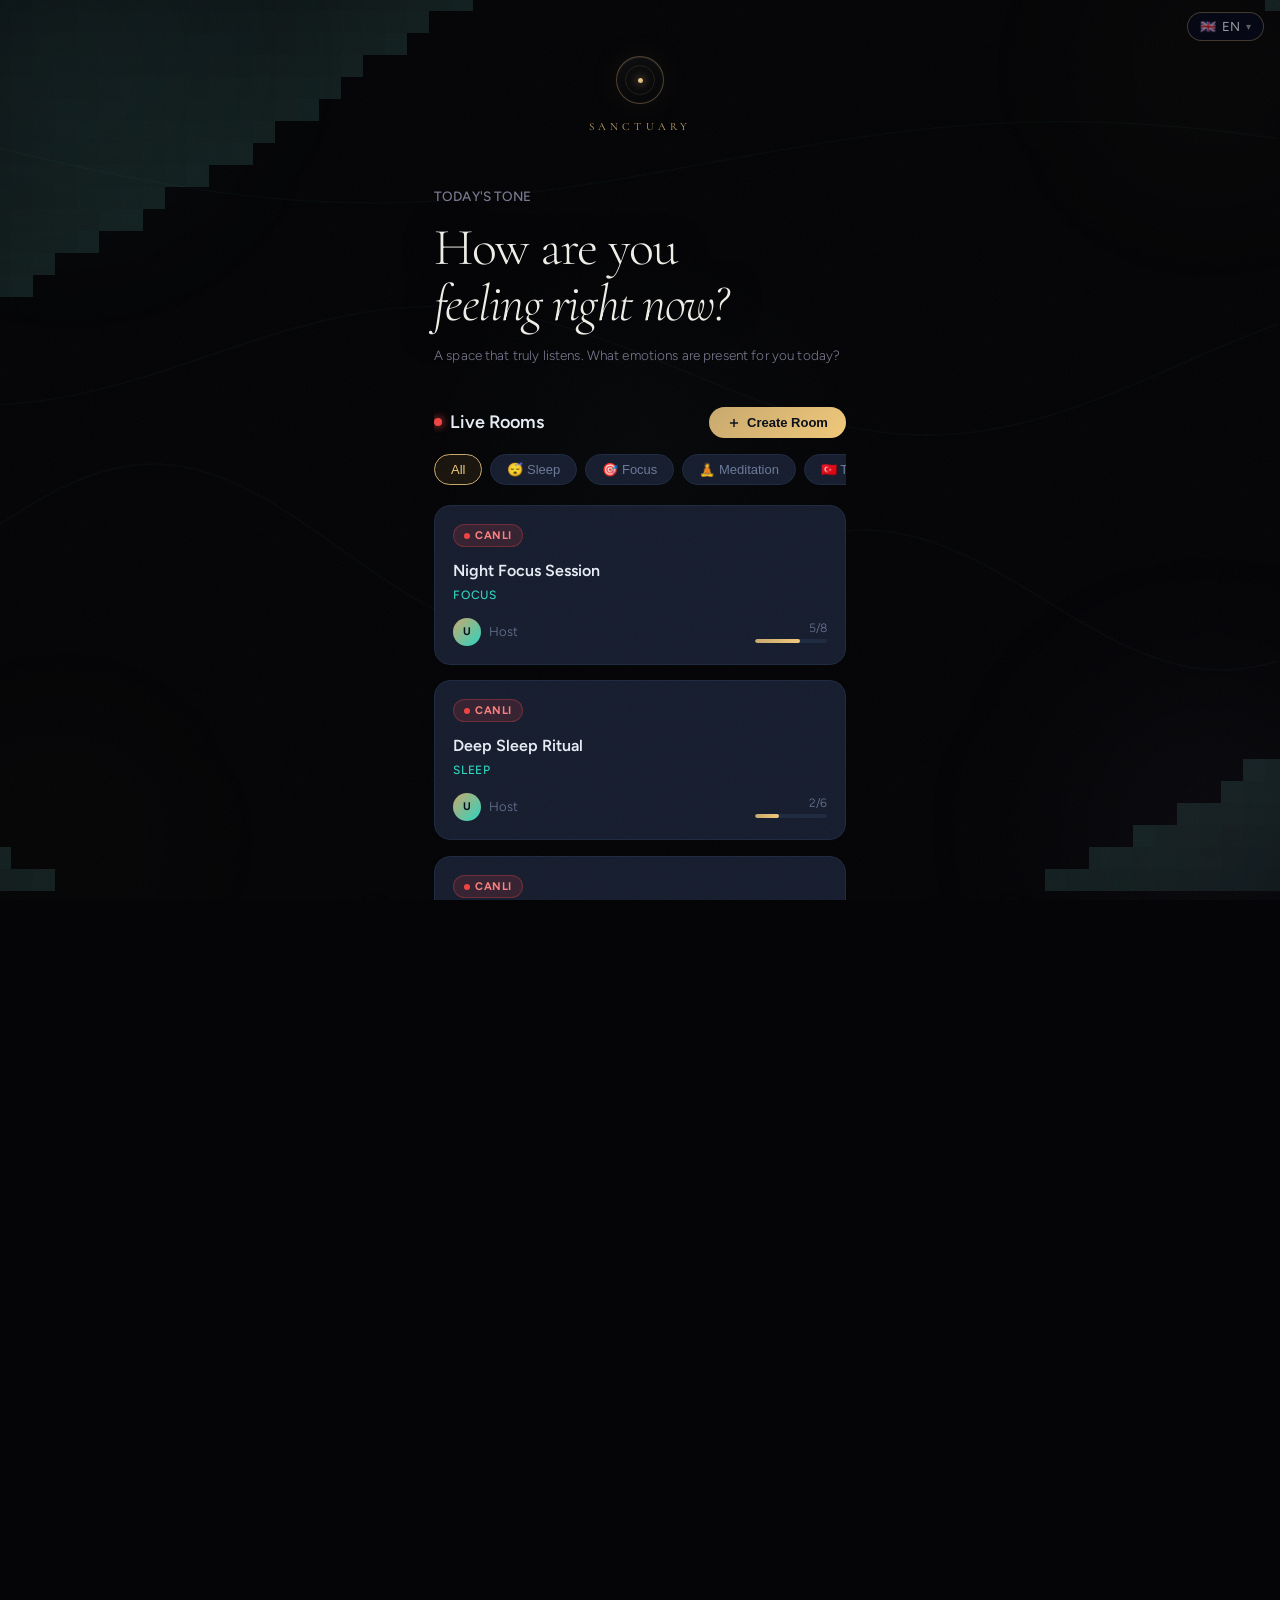
<file: index.html>
<!DOCTYPE html>
<html lang="tr">
<head>
<script>
/* Console polyfill — artifact/sandbox uyumluluğu */
(function(){
  var c = window.console = window.console || {};
  ['log','info','warn','error','debug','group','groupEnd','time','timeEnd'].forEach(function(m){
    if (typeof c[m] !== 'function') c[m] = function(){};
  });
})();
</script>
<meta charset="UTF-8">
<meta http-equiv="Content-Type" content="text/html; charset=utf-8">
<meta name="apple-mobile-web-app-capable" content="yes">
<meta name="apple-mobile-web-app-status-bar-style" content="black-translucent">
<meta name="apple-mobile-web-app-title" content="Sanctuary">
<meta name="viewport" content="width=device-width, initial-scale=1.0, maximum-scale=1.0, user-scalable=no, viewport-fit=cover">
<meta name="description" content="Sanctuary — Science-based sound therapy for mental rest and clarity.">
<meta name="theme-color" content="#050507">

<!-- PWA Manifest -->
<link rel="manifest" href="manifest.json">

<!-- App icon — inline SVG base64, no HTTP request -->
<link rel="apple-touch-icon" sizes="192x192" href="[data-uri]">

<title>Sanctuary — Your Inner Space</title>

<link rel="preconnect" href="https://fonts.googleapis.com">
<link rel="preconnect" href="https://fonts.gstatic.com" crossorigin>
<link rel="preload" as="style" href="https://fonts.googleapis.com/css2?family=Cormorant+Garamond:ital,wght@0,300;0,400;1,300;1,400&family=Figtree:wght@300;400;500&display=swap">
<link href="https://fonts.googleapis.com/css2?family=Cormorant+Garamond:ital,wght@0,300;0,400;1,300;1,400&family=Figtree:wght@300;400;500&display=swap" rel="stylesheet" media="print" onload="this.media='all'">
<noscript>
  <link href="https://fonts.googleapis.com/css2?family=Cormorant+Garamond:ital,wght@0,300;0,400;1,300;1,400&family=Figtree:wght@300;400;500&display=swap" rel="stylesheet">
</noscript>

<style>
/* ═══════════════════════════════════════════════════════════════
   SANCTUARY — Native-Grade CSS
   Optimized for 60 FPS on iOS/Android WebView
   ═══════════════════════════════════════════════════════════════

   ARCHITECTURE:
   1. TOKENS        — Design variables & system values
   2. RESET         — Base resets & native interaction
   3. LAYOUT        — Screen structure & safe area integration
   4. TYPOGRAPHY    — Display & UI type system
   5. ANIMATIONS    — GPU-only keyframes (transform + opacity)
   6. COMPONENTS    — Individual UI components
   7. SKELETON      — Loading state screens
   8. PERFORMANCE   — Low-power mode overrides

═══════════════════════════════════════════════════════════════ */


/* ─────────────────────────────────────────
   1. TOKENS
───────────────────────────────────────── */
:root {
  /* Color palette */
  --void:        #050507;
  --surface:     #111118;
  --surface-2:   #0d0d14;
  --border:      rgba(255,255,255,0.06);
  --border-glow: rgba(255,255,255,0.12);
  --text-prime:  #f0eee8;
  --text-dim:    #7a7890;
  --text-ghost:  #3a3850;
  --gold:        #c9a96e;
  --gold-mid:    #a87c42;
  --gold-dim:    rgba(201,169,110,0.35);
  --gold-ghost:  rgba(201,169,110,0.10);
  --teal:        #6ecdc4;
  --violet:      #9b8ec4;
  --breath-speed: 6s;

  /* Glass system — GPU optimized gradients instead of heavy blur */
  --glass-bg:         rgba(17,17,24,0.78);
  --glass-bg-deep:    rgba(10,10,16,0.88);
  --glass-border:     rgba(255,255,255,0.07);
  --glass-border-hi:  rgba(255,255,255,0.13);
  /* blur only applied on high-power mode; low-power uses gradient fallback */
  --glass-blur:       blur(10px);
  --glass-specular:   0 1px 0 rgba(255,255,255,0.07) inset;
  /* GPU-friendly glass gradient fallback (no backdrop-filter cost) */
  --glass-grad:       linear-gradient(160deg, rgba(255,255,255,0.04) 0%, rgba(255,255,255,0.01) 100%);

  /* Shadows via borders (cheaper than box-shadow layers) */
  --shadow-sm:  1px solid rgba(255,255,255,0.08);
  --shadow-gold: 1px solid rgba(201,169,110,0.2);

  /* Typography */
  --font-display: 'Cormorant Garamond', serif;
  --font-ui:      'Figtree', sans-serif;
  --tracking-wide:   0.18em;
  --tracking-wider:  0.24em;
  --tracking-widest: 0.38em;
  --leading-tight:   1.08;
  --leading-body:    1.68;
  --leading-loose:   1.82;

  /* Safe areas — always include fallback 0px */
  --sat: env(safe-area-inset-top, 0px);
  --sar: env(safe-area-inset-right, 0px);
  --sab: env(safe-area-inset-bottom, 0px);
  --sal: env(safe-area-inset-left, 0px);

  /* Animation timing */
  --ease-out-expo:   cubic-bezier(0.16, 1, 0.3, 1);
  --ease-spring:     cubic-bezier(0.34, 1.3, 0.64, 1);
  --ease-standard:   cubic-bezier(0.4, 0, 0.2, 1);
  --dur-fast:        0.18s;
  --dur-mid:         0.32s;
  --dur-slow:        0.55s;

  /* Skeleton shimmer */
  --skeleton-base:    rgba(255,255,255,0.04);
  --skeleton-shine:   rgba(255,255,255,0.09);
}


/* ─────────────────────────────────────────
   2. RESET & NATIVE INTERACTIONS
───────────────────────────────────────── */
*, *::before, *::after {
  box-sizing: border-box;
  margin: 0;
  padding: 0;

  /* Native touch feel */
  -webkit-tap-highlight-color: transparent;
  touch-action: manipulation;

  /* Prevent long-press selection menus */
  user-select: none;
  -webkit-user-select: none;

  /* GPU text rendering */
  -webkit-font-smoothing: antialiased;
  -moz-osx-font-smoothing: grayscale;
}

/* Allow text selection only in content areas */
textarea,
.affirm-text,
.ai-result-text,
.sanc-sub,
.mood-question p,
.health-json {
  user-select: text;
  -webkit-user-select: text;
}

html, body {
  height: 100%;
  width: 100%;
  max-width: 100vw;
  background: var(--void);
  color: var(--text-prime);
  font-family: var(--font-ui);
  font-weight: 300;
  overflow: hidden;
  overflow-x: hidden;
  -webkit-text-size-adjust: 100%;
  /* Promote to GPU composite layer */
  transform: translateZ(0);
  /* PHASE 6 — iOS Safari lastik efektini (rubber banding) engelle */
  overscroll-behavior: none;
  /* Yalnızca yatay + dikey kaydırmaya izin ver */
  touch-action: pan-x pan-y;
}

/* Noise texture overlay — pointer-events none, GPU composited */
body::after {
  content: '';
  position: fixed;
  inset: 0;
  background-image: url("data:image/svg+xml,%3Csvg xmlns='http://www.w3.org/2000/svg'%3E%3Cfilter id='n'%3E%3CfeTurbulence type='fractalNoise' baseFrequency='0.85' numOctaves='4' stitchTiles='stitch'/%3E%3C/filter%3E%3Crect width='100%25' height='100%25' filter='url(%23n)' opacity='0.03'/%3E%3C/svg%3E");
  pointer-events: none;
  z-index: 9999;
  /* Do NOT animate; static overlay is GPU-friendly */
  will-change: auto;
}


/* ─────────────────────────────────────────
   3. LAYOUT — Screens & Safe Areas
───────────────────────────────────────── */
_gen-canvas {
  position: fixed;
  inset: 0;
  width: 100%;
  height: 100%;
  z-index: 0;
  display: block;
  will-change: transform; /* canvas animates via JS */
}

_touch-layer {
  position: fixed;
  inset: 0;
  z-index: 20;
  display: none;
  pointer-events: none;
}
_touch-layer.on { display: block; }

/* Screen container — GPU composited transitions */
.screen {
  position: fixed;
  inset: 0;
  display: flex;
  align-items: flex-start;
  justify-content: center;
  z-index: 10;
  overflow-y: auto;
  overflow-x: hidden;
  -webkit-overflow-scrolling: touch;
  overscroll-behavior: contain;
  /* Only transform + opacity — no reflow */
  transition:
    opacity var(--dur-slow) var(--ease-standard),
    transform var(--dur-slow) var(--ease-standard);
  will-change: transform, opacity;
}
.screen.off {
  opacity: 0;
  transform: translate3d(0, 18px, 0);
  pointer-events: none;
}
.screen.on {
  opacity: 1;
  transform: translate3d(0, 0, 0);
}

/* Content wrapper — safe area padding via CSS variables */
.inner {
  width: 100%;
  max-width: 460px;
  /* Safe area: top banner height (56px) + notch */
  padding-top:    calc(56px + var(--sat));
  padding-bottom: calc(64px + var(--sab));
  padding-left:   calc(24px + var(--sal));
  padding-right:  calc(24px + var(--sar));
  display: flex;
  flex-direction: column;
  align-items: center;
  min-height: 100%;
}

.sanctuary-inner {
  max-width: 480px;
  width: 100%;
  padding-top:    calc(44px + var(--sat));
  padding-bottom: calc(56px + var(--sab));
  padding-left:   calc(24px + var(--sal));
  padding-right:  calc(24px + var(--sar));
  display: flex;
  flex-direction: column;
  align-items: center;
}


/* ─────────────────────────────────────────
   4. TYPOGRAPHY
───────────────────────────────────────── */
.display {
  font-family: var(--font-display);
  font-weight: 300;
  line-height: var(--leading-tight);
  letter-spacing: -0.025em;
  font-feature-settings: 'kern' 1, 'liga' 1, 'onum' 1;
  text-rendering: optimizeLegibility;
}
.display em {
  font-style: italic;
  letter-spacing: -0.03em;
}
.eyebrow {
  font-family: var(--font-ui);
  font-size: 9.5px;
  font-weight: 500;
  letter-spacing: var(--tracking-wider);
  text-transform: uppercase;
  color: var(--text-dim);
}
.label-xs {
  font-size: 9px;
  font-weight: 400;
  letter-spacing: var(--tracking-wide);
  text-transform: uppercase;
}
.label-sm {
  font-size: 10.5px;
  font-weight: 400;
  letter-spacing: 0.06em;
}


/* ─────────────────────────────────────────
   5. ANIMATIONS — GPU Only (transform + opacity)
   NO: top, left, margin, width, height, background
   YES: transform (translate3d, scale, rotate), opacity
───────────────────────────────────────── */

/* Entry animation — staggered fade-up */
@keyframes fadeUp {
  from {
    opacity: 0;
    transform: translate3d(0, 20px, 0);
  }
  to {
    opacity: 1;
    transform: translate3d(0, 0, 0);
  }
}
.a1 { animation: fadeUp 0.75s 0.05s var(--ease-standard) both; }
.a2 { animation: fadeUp 0.75s 0.17s var(--ease-standard) both; }
.a3 { animation: fadeUp 0.75s 0.29s var(--ease-standard) both; }
.a4 { animation: fadeUp 0.75s 0.41s var(--ease-standard) both; }
.a5 { animation: fadeUp 0.75s 0.53s var(--ease-standard) both; }
.a6 { animation: fadeUp 0.75s 0.65s var(--ease-standard) both; }
.a7 { animation: fadeUp 0.75s 0.77s var(--ease-standard) both; }

/* Simple opacity fade */
@keyframes fadeIn {
  from { opacity: 0; }
  to   { opacity: 1; }
}

/* Blink — scale instead of width/height change */
@keyframes blink {
  0%, 100% { opacity: 1;  transform: scale3d(1,   1, 1); }
  50%       { opacity: .4; transform: scale3d(0.65, 0.65, 1); }
}

/* Idle breath — scale only, no reflow */
@keyframes idlePulse {
  0%, 100% { transform: translate(-50%, -50%) scale3d(1,    1, 1); opacity: 0.3; }
  50%      { transform: translate(-50%, -50%) scale3d(1.15, 1.15, 1); opacity: 0.75; }
}

/* Ring pulse — GPU scale expand + fade out */
@keyframes ringPulse {
  0%   { transform: scale3d(1, 1, 1);       opacity: 1;  }
  100% { transform: scale3d(1.4, 1.4, 1);   opacity: 0;  }
}

/* Waveform bar animation — height as scaleY for GPU */
@keyframes waveAnim {
  from { transform: scaleY(0.15); opacity: 0.4; }
  to   { transform: scaleY(1);    opacity: 1;   }
}

/* AI orb spin */
@keyframes orbSpin {
  from { transform: rotate(0deg); }
  to   { transform: rotate(360deg); }
}

/* AI orb core breath */
@keyframes coreBreath {
  0%, 100% { transform: scale3d(1, 1, 1); }
  50%       { transform: scale3d(1.18, 1.18, 1); }
}

/* AI dot pulse */
@keyframes aiDot {
  0%, 100% { opacity: 0.7; transform: scale3d(1, 1, 1); }
  50%       { opacity: 1;   transform: scale3d(1.2, 1.2, 1); }
}

/* AI scan line — translateX instead of left */
@keyframes aiScan {
  0%   { transform: translate3d(-120%, 0, 0); opacity: 0; }
  12%  { opacity: 1; }
  88%  { opacity: 1; }
  100% { transform: translate3d(250%, 0, 0);  opacity: 0; }
}

/* Brainwave pulse — scale + opacity only */
@keyframes brainwavePulse {
  0%   { transform: scale3d(0.98, 0.98, 1); opacity: 0.6; }
  25%  { transform: scale3d(1.05, 1.05, 1); opacity: 1;   }
  50%  { transform: scale3d(1.02, 1.02, 1); opacity: 0.8; }
  75%  { transform: scale3d(1.06, 1.06, 1); opacity: 1;   }
  100% { transform: scale3d(0.98, 0.98, 1); opacity: 0.6; }
}
@keyframes brainwaveRingPulse {
  0%, 100% { transform: scale3d(1,    1, 1); opacity: 0.45; }
  50%       { transform: scale3d(1.04, 1.04, 1); opacity: 1; }
}

/* Mic recording glow — box-shadow allowed here (GPU composited) */
@keyframes micRecordGlow {
  0%, 100% { box-shadow: 0 0 0 3px rgba(255,60,80,0.18), 0 0 18px rgba(255,60,80,0.38); }
  50%       { box-shadow: 0 0 0 5px rgba(255,60,80,0.28), 0 0 32px rgba(255,60,80,0.65); }
}
@keyframes micPulse {
  0%, 100% { transform: scale3d(1, 1, 1); }
  50%       { transform: scale3d(1.12, 1.12, 1); }
}

/* Skeleton shimmer — translateX sweep */
@keyframes shimmer {
  0%   { transform: translate3d(-100%, 0, 0); }
  100% { transform: translate3d(200%, 0, 0); }
}

/* CF dot */
@keyframes cfDot {
  from { opacity: 0.3; transform: scale3d(0.7, 0.7, 1); }
  to   { opacity: 1;   transform: scale3d(1.2, 1.2, 1); }
}

/* Processing bar — scaleY instead of height */
@keyframes procBar {
  from { transform: scaleY(0.15); opacity: 0.35; }
  to   { transform: scaleY(1);    opacity: 1; }
}

/* Star twinkle */
@keyframes starTwinkle {
  0%, 100% { opacity: 0;          transform: scale3d(0, 0, 1); }
  50%       { opacity: var(--op); transform: scale3d(1, 1, 1); }
}

/* Dot bounce — translateY only */
@keyframes dotBounce {
  0%, 100% { opacity: 0.2; transform: translate3d(0, 0, 0); }
  50%       { opacity: 1;   transform: translate3d(0, -4px, 0); }
}

/* Paywall fade in */
@keyframes paywallFadeIn {
  from { opacity: 0; }
  to   { opacity: 1; }
}


/* ─────────────────────────────────────────
   6. COMPONENTS
───────────────────────────────────────── */

/* ── HP Banner ── */
_hp-banner {
  position: fixed;
  top: 0; left: 0; right: 0;
  z-index: 500;
  display: flex;
  align-items: center;
  justify-content: center;
  gap: 8px;
  padding-top:    calc(10px + var(--sat));
  padding-bottom: 10px;
  padding-left:   calc(16px + var(--sal));
  padding-right:  calc(16px + var(--sar));
  background: var(--glass-bg-deep);
  backdrop-filter: var(--glass-blur) saturate(180%);
  -webkit-backdrop-filter: var(--glass-blur) saturate(180%);
  border-bottom: 1px solid var(--glass-border);
  box-shadow: 0 1px 0 rgba(255,255,255,0.05) inset;
  font-size: 10.5px;
  letter-spacing: 0.08em;
  color: var(--text-dim);
  /* GPU slide — translateY only */
  transform: translate3d(0, -100%, 0);
  transition: transform 0.6s var(--ease-standard);
  will-change: transform;
}
_hp-banner.show {
  transform: translate3d(0, 0, 0);
}
_hp-banner .hp-icon {
  font-size: 14px;
  flex-shrink: 0;
}
_hp-banner .hp-close {
  margin-left: auto;
  cursor: pointer;
  padding: 2px 6px;
  color: var(--text-ghost);
  font-size: 14px;
  flex-shrink: 0;
  transition: color var(--dur-fast);
  touch-action: manipulation;
}
_hp-banner .hp-close:hover { color: var(--gold); }

/* ── Brand ── */
.brand {
  text-align: center;
  margin-bottom: 52px;
  width: 100%;
  flex-shrink: 0;
}
.brand-ring {
  display: inline-flex;
  align-items: center;
  justify-content: center;
  width: 48px;
  height: 48px;
  border-radius: 50%;
  background: radial-gradient(ellipse at 38% 28%, rgba(201,169,110,0.08), transparent 65%);
  border: 1px solid var(--gold-dim);
  box-shadow: var(--glass-specular), 0 0 32px rgba(201,169,110,0.08);
  position: relative;
  margin-bottom: 16px;
  flex-shrink: 0;
  /* Cheaper than backdrop-filter for a static brand mark */
  background-image: var(--glass-grad);
  will-change: transform, opacity;
}
.brand-ring::before {
  content: '';
  position: absolute;
  inset: 8px;
  border-radius: 50%;
  border: 1px solid rgba(201,169,110,0.12);
}
.brand-dot {
  width: 5px;
  height: 5px;
  border-radius: 50%;
  background: radial-gradient(circle at 35% 35%, #f0d090, var(--gold));
  box-shadow: 0 0 10px var(--gold), 0 0 22px rgba(201,169,110,0.4);
}
.brand-name {
  font-family: var(--font-display);
  font-size: 11px;
  font-weight: 400;
  letter-spacing: var(--tracking-widest);
  text-transform: uppercase;
  color: var(--gold);
  display: block;
  text-shadow: 0 0 24px rgba(201,169,110,0.3);
}

/* ── Mood Question ── */
.mood-question {
  width: 100%;
  margin-bottom: 40px;
  min-height: 112px;
  flex-shrink: 0;
}
.mood-question .eyebrow { margin-bottom: 12px; }
.mood-question h1 {
  font-size: clamp(36px, 9.5vw, 52px);
  margin-bottom: 12px;
  text-shadow: 0 2px 32px rgba(0,0,0,0.5);
}
.mood-question p {
  font-size: 13.5px;
  color: var(--text-dim);
  line-height: var(--leading-body);
  letter-spacing: 0.01em;
}

/* ── Mood Grid ── */
.mood-grid {
  display: grid;
  grid-template-columns: repeat(3, 1fr);
  gap: 9px;
  width: 100%;
  margin-bottom: 28px;
  flex-shrink: 0;
}
.mood-chip {
  min-height: 90px;
  flex-shrink: 0;
  padding: 17px 8px 14px;
  /* Glass without expensive backdrop-filter on each chip */
  background: var(--glass-bg);
  background-image: var(--glass-grad);
  border: 1px solid var(--glass-border);
  border-radius: 16px;
  text-align: center;
  cursor: pointer;
  display: flex;
  flex-direction: column;
  align-items: center;
  justify-content: center;
  touch-action: manipulation;
  /* Glassmorphism */
  backdrop-filter: blur(20px) saturate(180%);
  -webkit-backdrop-filter: blur(20px) saturate(180%);
  background: rgba(255,255,255,0.03);
  box-shadow: var(--glass-specular);
  transition:
    border-color var(--dur-mid) var(--ease-standard),
    transform   var(--dur-mid) var(--ease-standard),
    background  var(--dur-mid) var(--ease-standard);
  will-change: transform;
}
.mood-chip:hover {
  border-color: var(--gold-dim);
  transform: translate3d(0, -3px, 0);
}
.mood-chip.sel {
  border-color: var(--gold);
  background: linear-gradient(160deg, rgba(201,169,110,0.14) 0%, rgba(201,169,110,0.06) 100%);
}
.mood-chip .ic  { font-size: 26px; display: block; margin-bottom: 7px; line-height: 1; }
.mood-chip .lbl { font-size: 10px; letter-spacing: 0.06em; color: var(--text-dim); transition: color var(--dur-fast); font-weight: 400; }
.mood-chip.sel .lbl { color: var(--gold); }

/* ── Textarea ── */
.textarea-wrap {
  position: relative;
  width: 100%;
  margin-bottom: 24px;
  min-height: 112px;
  flex-shrink: 0;
}
.textarea-label {
  position: absolute;
  top: -9px;
  left: 16px;
  padding: 0 6px;
  background: var(--void);
  font-size: 9px;
  letter-spacing: var(--tracking-wide);
  text-transform: uppercase;
  color: var(--text-dim);
  z-index: 1;
  font-weight: 500;
}
.mood-textarea {
  width: 100%;
  height: 104px;
  background: var(--glass-bg);
  border: 1px solid var(--glass-border);
  border-radius: 18px;
  padding: 18px 20px;
  color: var(--text-prime);
  font-family: var(--font-ui);
  font-size: 16px;
  font-weight: 300;
  line-height: var(--leading-body);
  resize: none;
  outline: none;
  box-shadow: var(--glass-specular);
  transition: border-color 0.35s var(--ease-standard);
  touch-action: manipulation;
  user-select: text;
  -webkit-user-select: text;
}
.mood-textarea::placeholder { color: var(--text-ghost); font-style: italic; }
.mood-textarea:focus {
  border-color: var(--gold-dim);
  box-shadow: var(--glass-specular), 0 0 0 3px rgba(201,169,110,0.07);
}

/* ── CTA Button ── */
.cta-btn {
  width: 100%;
  padding: 20px 32px;
  flex-shrink: 0;
  background: linear-gradient(135deg, #d4a95a 0%, var(--gold) 35%, #9a6e30 100%);
  border: none;
  border-radius: 16px;
  color: rgba(6,4,0,0.9);
  font-family: var(--font-ui);
  font-size: 11px;
  font-weight: 600;
  letter-spacing: var(--tracking-wider);
  text-transform: uppercase;
  cursor: pointer;
  position: relative;
  overflow: hidden;
  touch-action: manipulation;
  box-shadow: 0 1px 0 rgba(255,220,140,0.35) inset, 0 -1px 0 rgba(0,0,0,0.2) inset;
  transition: transform var(--dur-mid) var(--ease-standard);
  will-change: transform;
}
.cta-btn::before {
  content: '';
  position: absolute;
  inset: 0;
  background: linear-gradient(180deg, rgba(255,255,255,0.22) 0%, rgba(255,255,255,0.04) 55%, transparent 100%);
  pointer-events: none;
}
.cta-btn::after {
  content: '';
  position: absolute;
  top: 0;
  left: 0;
  width: 60%;
  height: 100%;
  background: linear-gradient(90deg, transparent, rgba(255,255,255,0.22), transparent);
  transform: translate3d(-180%, 0, 0);
  transition: transform 0s;
}
.cta-btn:hover { transform: translate3d(0, -2px, 0); }
.cta-btn:hover::after { transform: translate3d(280%, 0, 0); transition: transform var(--dur-slow) ease; }
.cta-btn:active { transform: translate3d(0, 0, 0); }

/* ── Mood / Freq Badges ── */
.mood-badge-wrap {
  min-height: 36px;
  flex-shrink: 0;
  display: flex;
  align-items: center;
  margin-bottom: 16px;
}
.mood-badge {
  display: inline-flex;
  align-items: center;
  gap: 7px;
  padding: 6px 18px;
  background: linear-gradient(135deg, rgba(201,169,110,0.14), rgba(201,169,110,0.07));
  border: 1px solid var(--gold-dim);
  border-radius: 100px;
  font-family: var(--font-ui);
  font-size: 11px;
  color: var(--gold);
  letter-spacing: 0.1em;
  font-weight: 400;
  box-shadow: var(--glass-specular);
}

.freq-badge-wrap {
  min-height: 28px;
  flex-shrink: 0;
  display: flex;
  align-items: center;
  margin-bottom: 28px;
}
.freq-badge {
  display: inline-flex;
  align-items: center;
  gap: 7px;
  padding: 5px 16px;
  background: var(--glass-bg);
  border: 1px solid var(--glass-border);
  border-radius: 100px;
  font-size: 9px;
  letter-spacing: var(--tracking-wide);
  color: var(--text-ghost);
  text-transform: uppercase;
  transition: all var(--dur-slow) var(--ease-standard);
  box-shadow: var(--glass-specular);
  will-change: transform, opacity;
}
.freq-badge.on {
  border-color: var(--gold-dim);
  color: var(--gold);
  background: linear-gradient(135deg, rgba(201,169,110,0.12), rgba(201,169,110,0.05));
}
.freq-dot {
  width: 5px;
  height: 5px;
  border-radius: 50%;
  background: var(--text-ghost);
  transition: background var(--dur-slow);
}
.freq-badge.on .freq-dot {
  background: radial-gradient(circle at 35% 35%, #f0d090, var(--gold));
  box-shadow: 0 0 8px var(--gold), 0 0 14px rgba(201,169,110,0.5);
  animation: blink 2.2s ease-in-out infinite;
}

/* ── Breath Orb ── */
.breath-wrap {
  position: relative;
  width: 180px;
  height: 180px;
  flex-shrink: 0;
  display: flex;
  align-items: center;
  justify-content: center;
  margin-bottom: 20px;
  will-change: transform;
}
.b-ring {
  position: absolute;
  top: 50%; left: 50%;
  border-radius: 50%;
  border: 1px solid var(--gold-ghost);
  transform: translate(-50%, -50%) scale3d(1, 1, 1);
  opacity: 0.45;
  will-change: transform, opacity;
}
.b-ring-1 {
  width: 180px; height: 180px;
  transition:
    transform var(--breath-dur, 4s) ease-in-out,
    opacity   var(--breath-dur, 4s) ease-in-out;
}
.b-ring-2 {
  width: 140px; height: 140px;
  border-color: var(--gold-dim);
  transition:
    transform var(--breath-dur, 4s) ease-in-out 0.12s,
    opacity   var(--breath-dur, 4s) ease-in-out 0.12s;
}
.b-ring-3 {
  width: 100px; height: 100px;
  border-color: var(--gold);
  box-shadow: 0 0 28px var(--gold-ghost);
  transition:
    transform var(--breath-dur, 4s) ease-in-out 0.24s,
    opacity   var(--breath-dur, 4s) ease-in-out 0.24s;
}
.breath-wrap.breath-inhale .b-ring { transform: translate(-50%, -50%) scale3d(1.14, 1.14, 1); opacity: 1; }
.breath-wrap.breath-exhale .b-ring { transform: translate(-50%, -50%) scale3d(0.86, 0.86, 1); opacity: 0.35; }
.breath-wrap.breath-hold   .b-ring { transform: translate(-50%, -50%) scale3d(1.0,  1.0,  1); opacity: 0.65; }
.breath-wrap.breath-idle .b-ring-1 { animation: idlePulse 5s ease-in-out infinite; }
.breath-wrap.breath-idle .b-ring-2 { animation: idlePulse 5s ease-in-out infinite 0.4s; }
.breath-wrap.breath-idle .b-ring-3 { animation: idlePulse 5s ease-in-out infinite 0.8s; }

.b-core {
  width: 52px; height: 52px;
  border-radius: 50%;
  flex-shrink: 0;
  background: radial-gradient(circle at 38% 38%, #e8c98a, #9a6e30);
  box-shadow: 0 0 32px var(--gold-dim);
  display: flex;
  align-items: center;
  justify-content: center;
  font-size: 20px;
  position: relative;
  z-index: 1;
  /* GPU-only transition */
  transition: transform 0.1s ease-out, opacity 0.1s ease-out;
  will-change: transform, opacity;
}

/* ── Breath Guide ── */
.breath-guide-wrap {
  min-height: 22px;
  flex-shrink: 0;
  margin-bottom: 20px;
  display: flex;
  align-items: center;
}
.breath-guide {
  font-size: 11px;
  letter-spacing: 0.14em;
  text-transform: uppercase;
  color: var(--text-ghost);
  transition: color var(--dur-mid);
}
.breath-guide.on { color: var(--gold); }

/* ── Waveform — scaleY instead of height to avoid reflow ── */
.waveform {
  display: flex;
  align-items: center;
  gap: 3px;
  height: 30px;
  flex-shrink: 0;
  margin-bottom: 20px;
}
.wbar {
  width: 3px;
  border-radius: 4px;
  background: var(--text-ghost);
  /* Use scale(1) as baseline — GPU-only */
  height: 24px; /* fixed container height */
  transform: scaleY(0.15);
  transform-origin: center bottom;
  flex-shrink: 0;
  transition: background var(--dur-mid);
  will-change: transform, opacity;
}
.wbar.on {
  background: var(--gold);
  animation: waveAnim var(--dur) ease-in-out infinite alternate;
  animation-delay: var(--del);
}

/* ── Play Button ── */
.play-wrap {
  display: flex;
  flex-direction: column;
  align-items: center;
  gap: 10px;
  flex-shrink: 0;
  margin-bottom: 18px;
}
.play-btn {
  position: relative;
  width: 72px; height: 72px;
  border-radius: 50%;
  flex-shrink: 0;
  background:
    radial-gradient(ellipse at 40% 30%, rgba(201,169,110,0.06), transparent 60%),
    var(--glass-bg);
  border: 1px solid rgba(201,169,110,0.28);
  cursor: pointer;
  display: flex;
  align-items: center;
  justify-content: center;
  outline: none;
  touch-action: manipulation;
  box-shadow: 0 1px 0 rgba(255,255,255,0.08) inset, 0 -1px 0 rgba(0,0,0,0.2) inset;
  transition: all var(--dur-mid) var(--ease-standard);
  will-change: transform, opacity;
}
/* Outer ring via pseudo — uses transform for animation, no left/top */
.play-btn::before {
  content: '';
  position: absolute;
  inset: -8px;
  border-radius: 50%;
  border: 1px solid rgba(201,169,110,0.1);
  transition: all var(--dur-mid) var(--ease-standard);
}
.play-btn:hover {
  border-color: var(--gold);
  box-shadow: 0 1px 0 rgba(255,255,255,0.1) inset, 0 -1px 0 rgba(0,0,0,0.2) inset, 0 0 32px rgba(201,169,110,0.2);
}
.play-btn:hover::before {
  transform: scale3d(1.18, 1.18, 1);
  border-color: var(--gold-dim);
}
.play-btn.on {
  background: radial-gradient(ellipse at 40% 30%, rgba(201,169,110,0.18), rgba(201,169,110,0.06) 70%);
  border-color: var(--gold);
  box-shadow: 0 1px 0 rgba(255,220,140,0.2) inset, 0 -1px 0 rgba(0,0,0,0.2) inset, 0 0 48px rgba(201,169,110,0.28);
}
.play-btn.on::before {
  animation: ringPulse 2.2s ease-in-out infinite;
  transform-origin: center;
}
.play-icon {
  font-size: 22px;
  color: var(--gold);
  margin-left: 3px;
  transition: margin var(--dur-fast);
  line-height: 1;
  filter: drop-shadow(0 0 6px rgba(201,169,110,0.5));
}
.play-btn.on .play-icon { margin-left: 0; }
.play-lbl {
  font-size: 9px;
  letter-spacing: var(--tracking-wider);
  text-transform: uppercase;
  color: var(--text-ghost);
  transition: color var(--dur-mid);
  font-weight: 500;
}

/* ── Pills ── */
.pills-row {
  display: flex;
  align-items: center;
  gap: 10px;
  min-height: 36px;
  flex-shrink: 0;
  margin-bottom: 28px;
}
.pill {
  display: flex;
  align-items: center;
  gap: 6px;
  padding: 6px 16px;
  flex-shrink: 0;
  background: var(--glass-bg);
  border: 1px solid var(--glass-border);
  border-radius: 100px;
  font-size: 9.5px;
  letter-spacing: 0.1em;
  text-transform: uppercase;
  color: var(--text-ghost);
  transition: all 0.45s var(--ease-standard);
  box-shadow: var(--glass-specular);
  font-weight: 400;
  will-change: transform, opacity;
}
.pill.on    { border-color: rgba(110,205,196,0.5); color: var(--teal);   background: rgba(110,205,196,0.08); }
.pill-b.on  { border-color: rgba(155,142,196,0.5); color: var(--violet); background: rgba(155,142,196,0.08); }
.pill-icon { font-size: 12px; }

/* ── Divider ── */
.div-line {
  width: 44px;
  height: 1px;
  background: linear-gradient(90deg, transparent, var(--gold-dim), transparent);
  flex-shrink: 0;
  margin: 0 auto 20px;
}

/* ── Sanctuary Text ── */
.sanc-title {
  font-size: clamp(28px, 7vw, 44px);
  text-align: center;
  margin-bottom: 12px;
  min-height: 54px;
  flex-shrink: 0;
  text-shadow: 0 2px 40px rgba(0,0,0,0.4);
}
.sanc-sub {
  font-size: 13px;
  color: var(--text-dim);
  line-height: var(--leading-loose);
  text-align: center;
  max-width: 340px;
  margin-bottom: 32px;
  min-height: 72px;
  flex-shrink: 0;
  letter-spacing: 0.01em;
}

/* ── S Cards ── */
.s-cards {
  display: grid;
  grid-template-columns: repeat(3, 1fr);
  gap: 9px;
  width: 100%;
  margin-bottom: 26px;
  flex-shrink: 0;
}
.s-card {
  background: var(--glass-bg);
  background-image: var(--glass-grad);
  border: 1px solid var(--glass-border);
  border-radius: 18px;
  padding: 18px 10px;
  text-align: center;
  cursor: pointer;
  min-height: 90px;
  flex-shrink: 0;
  display: flex;
  flex-direction: column;
  align-items: center;
  justify-content: center;
  box-shadow: var(--glass-specular);
  transition: all var(--dur-mid) var(--ease-standard);
  position: relative;
  overflow: hidden;
  will-change: transform;
}
.s-card::before {
  content: '';
  position: absolute;
  top: 0; left: 0; right: 0;
  height: 1px;
  background: linear-gradient(90deg, transparent, rgba(255,255,255,0.1), transparent);
}
.s-card::after {
  content: '';
  position: absolute;
  bottom: 0; left: 0; right: 0;
  height: 2px;
  background: linear-gradient(90deg, transparent, var(--gold), transparent);
  opacity: 0;
  transition: opacity var(--dur-mid);
}
.s-card:hover {
  border-color: var(--glass-border-hi);
  transform: translate3d(0, -3px, 0);
}
.s-card:hover::after { opacity: 1; }
.s-card-ic  { font-size: 22px; display: block; margin-bottom: 8px; }
.s-card-nm  { font-size: 10px; color: var(--text-dim); letter-spacing: 0.06em; margin-bottom: 3px; font-weight: 400; }
.s-card-dur { font-size: 9px; color: var(--text-ghost); letter-spacing: 0.1em; }

/* ── Affirmation ── */
.affirm {
  background: var(--glass-bg-deep);
  background-image: var(--glass-grad);
  border: 1px solid var(--glass-border);
  border-radius: 22px;
  padding: 28px 26px;
  width: 100%;
  margin-bottom: 28px;
  position: relative;
  overflow: hidden;
  min-height: 100px;
  flex-shrink: 0;
  box-shadow: var(--glass-specular);
}
.affirm::before {
  content: '"';
  position: absolute;
  top: -10px; left: 16px;
  font-family: var(--font-display);
  font-size: 88px;
  color: rgba(201,169,110,0.08);
  line-height: 1;
  pointer-events: none;
}
.affirm-text {
  font-family: var(--font-display);
  font-size: 18px;
  font-weight: 300;
  font-style: italic;
  color: var(--text-prime);
  line-height: 1.7;
  position: relative;
  z-index: 1;
  text-shadow: 0 1px 12px rgba(0,0,0,0.3);
  user-select: text;
  -webkit-user-select: text;
}

/* ── Back Button ── */
.back-btn {
  display: inline-flex;
  align-items: center;
  gap: 8px;
  padding: 12px 24px;
  flex-shrink: 0;
  background: var(--glass-bg);
  border: 1px solid var(--glass-border);
  border-radius: 100px;
  color: var(--text-dim);
  font-family: var(--font-ui);
  font-size: 10.5px;
  letter-spacing: var(--tracking-wide);
  text-transform: uppercase;
  cursor: pointer;
  touch-action: manipulation;
  box-shadow: var(--glass-specular);
  transition: all var(--dur-mid);
  font-weight: 400;
  will-change: transform;
}
.back-btn:hover { border-color: var(--gold-dim); color: var(--gold); }

/* ── Sleep Timer ── */
.sleep-timer-row {
  display: flex;
  align-items: center;
  gap: 8px;
  width: 100%;
  justify-content: center;
  margin-bottom: 18px;
  flex-shrink: 0;
  flex-wrap: wrap;
}
.sleep-timer-label {
  font-size: 9.5px;
  letter-spacing: 0.18em;
  text-transform: uppercase;
  color: var(--text-ghost);
  width: 100%;
  text-align: center;
  margin-bottom: 4px;
}
.stimer-btn {
  padding: 6px 14px;
  background: var(--surface);
  border: 1px solid var(--border);
  border-radius: 100px;
  font-size: 10px;
  letter-spacing: 0.1em;
  text-transform: uppercase;
  color: var(--text-ghost);
  cursor: pointer;
  transition: all var(--dur-mid);
  font-family: var(--font-ui);
  touch-action: manipulation;
}
.stimer-btn:hover { border-color: var(--gold-dim); color: var(--gold); }
.stimer-btn.active { border-color: var(--violet); color: var(--violet); background: rgba(155,142,196,0.1); }
.stimer-btn.fading { border-color: var(--teal); color: var(--teal); background: rgba(110,205,196,0.08); animation: blink 1.8s ease-in-out infinite; }
_stimer-status {
  font-size: 9.5px;
  letter-spacing: 0.14em;
  color: var(--text-ghost);
  text-align: center;
  width: 100%;
  margin-top: 2px;
  min-height: 14px;
  transition: color var(--dur-mid);
}
_stimer-status.active { color: var(--violet); }
_stimer-status.fading { color: var(--teal); }

/* ── Analytics ── */
.analytics-header {
  text-align: center;
  margin-bottom: 32px;
  width: 100%;
}
.analytics-header h2 {
  font-family: var(--font-display);
  font-size: clamp(28px, 7vw, 38px);
  font-weight: 300;
  margin-bottom: 8px;
}
.analytics-header p {
  font-size: 12px;
  color: var(--text-dim);
  letter-spacing: 0.08em;
}
.analytics-grid {
  display: grid;
  grid-template-columns: repeat(3, 1fr);
  gap: 9px;
  width: 100%;
  margin-bottom: 24px;
}
.astat {
  background: var(--surface);
  border: 1px solid var(--border);
  border-radius: 14px;
  padding: 16px 8px;
  text-align: center;
}
.astat-val {
  font-family: var(--font-display);
  font-size: 28px;
  font-weight: 300;
  color: var(--gold);
  line-height: 1.1;
  display: block;
}
.astat-lbl {
  font-size: 9px;
  letter-spacing: 0.14em;
  text-transform: uppercase;
  color: var(--text-ghost);
  margin-top: 4px;
  display: block;
}
.chart-wrap {
  width: 100%;
  background: var(--surface);
  border: 1px solid var(--border);
  border-radius: 16px;
  padding: 20px 16px;
  margin-bottom: 20px;
}
.chart-title {
  font-size: 9.5px;
  letter-spacing: 0.18em;
  text-transform: uppercase;
  color: var(--text-dim);
  margin-bottom: 16px;
}
_analytics-canvas { width: 100%; display: block; }

/* ── Mood Log ── */
.mood-log-list { width: 100%; margin-bottom: 24px; }
.log-item {
  display: flex;
  align-items: center;
  gap: 10px;
  padding: 10px 0;
  border-bottom: 1px solid var(--border);
}
.log-item:last-child { border-bottom: none; }
.log-emoji { font-size: 18px; flex-shrink: 0; }
.log-info  { flex: 1; min-width: 0; }
.log-mood  { font-size: 12px; color: var(--text-prime); margin-bottom: 2px; }
.log-meta  { font-size: 10px; color: var(--text-ghost); letter-spacing: 0.06em; }
.log-dur   { font-size: 11px; color: var(--gold); margin-left: auto; flex-shrink: 0; }

.clear-data-btn {
  padding: 9px 22px;
  background: transparent;
  border: 1px solid rgba(255,80,80,0.2);
  border-radius: 100px;
  color: rgba(255,100,100,0.5);
  font-family: var(--font-ui);
  font-size: 10px;
  letter-spacing: 0.12em;
  text-transform: uppercase;
  cursor: pointer;
  transition: all var(--dur-mid);
  margin-bottom: 16px;
  touch-action: manipulation;
}
.clear-data-btn:hover { border-color: rgba(255,80,80,0.5); color: rgba(255,120,120,0.8); }

/* ── Notification Toast ── */
_notif-toast {
  position: fixed;
  bottom: calc(24px + var(--sab));
  left: 50%;
  /* GPU-only transform — no bottom/top animation */
  transform: translate3d(-50%, 140px, 0);
  background: var(--glass-bg-deep);
  border: 1px solid var(--glass-border-hi);
  border-radius: 22px;
  padding: 18px 22px;
  width: calc(100% - 48px);
  max-width: 380px;
  z-index: 600;
  transition: transform var(--dur-slow) var(--ease-standard);
  backdrop-filter: var(--glass-blur) saturate(160%);
  -webkit-backdrop-filter: var(--glass-blur) saturate(160%);
  box-shadow: var(--glass-specular);
  will-change: transform;
}
_notif-toast.show {
  transform: translate3d(-50%, 0, 0);
}
_notif-toast .nt-title  { font-size: 12px; font-weight: 500; color: var(--text-prime); margin-bottom: 5px; letter-spacing: 0.05em; }
_notif-toast .nt-body   { font-size: 11.5px; color: var(--text-dim); line-height: var(--leading-body); margin-bottom: 16px; }
_notif-toast .nt-actions { display: flex; gap: 8px; justify-content: flex-end; }
_notif-toast .nt-yes {
  padding: 8px 20px;
  background: linear-gradient(135deg, rgba(201,169,110,0.18), rgba(201,169,110,0.09));
  border: 1px solid var(--gold-dim);
  border-radius: 100px;
  color: var(--gold);
  font-family: var(--font-ui);
  font-size: 9.5px;
  letter-spacing: var(--tracking-wide);
  text-transform: uppercase;
  cursor: pointer;
  box-shadow: var(--glass-specular);
  transition: all var(--dur-mid);
  touch-action: manipulation;
}
_notif-toast .nt-no {
  padding: 8px 16px;
  background: transparent;
  border: 1px solid var(--glass-border);
  border-radius: 100px;
  color: var(--text-ghost);
  font-family: var(--font-ui);
  font-size: 9.5px;
  letter-spacing: var(--tracking-wide);
  text-transform: uppercase;
  cursor: pointer;
  touch-action: manipulation;
}

/* ── Health Modal ── */
_health-modal {
  position: fixed;
  inset: 0;
  z-index: 700;
  background: rgba(5,5,7,0.85);
  backdrop-filter: blur(10px);
  -webkit-backdrop-filter: blur(10px);
  display: flex;
  align-items: flex-end;
  justify-content: center;
  opacity: 0;
  pointer-events: none;
  transition: opacity var(--dur-mid);
}
_health-modal.show { opacity: 1; pointer-events: all; }
.health-sheet {
  background: var(--surface);
  border: 1px solid var(--border);
  border-radius: 24px 24px 0 0;
  /* Safe area at bottom */
  padding: 28px 24px calc(40px + var(--sab));
  width: 100%;
  max-width: 480px;
  transform: translate3d(0, 100%, 0);
  transition: transform 0.45s var(--ease-standard);
  will-change: transform;
}
_health-modal.show .health-sheet { transform: translate3d(0, 0, 0); }
.health-sheet h3 { font-family: var(--font-display); font-size: 24px; font-weight: 300; margin-bottom: 6px; text-align: center; }
.health-sheet .hs-sub { font-size: 11px; color: var(--text-dim); text-align: center; margin-bottom: 20px; letter-spacing: 0.06em; }
.health-json {
  background: var(--void);
  border: 1px solid var(--border);
  border-radius: 12px;
  padding: 14px 16px;
  font-family: monospace;
  font-size: 10.5px;
  color: var(--teal);
  white-space: pre-wrap;
  word-break: break-all;
  max-height: 160px;
  overflow-y: auto;
  margin-bottom: 16px;
  line-height: 1.6;
  user-select: text;
  -webkit-user-select: text;
}
.hs-actions { display: flex; gap: 10px; }
.hs-copy {
  flex: 1;
  padding: 13px;
  background: var(--gold-ghost);
  border: 1px solid var(--gold-dim);
  border-radius: 12px;
  color: var(--gold);
  font-family: var(--font-ui);
  font-size: 11px;
  letter-spacing: 0.14em;
  text-transform: uppercase;
  cursor: pointer;
  transition: all var(--dur-mid);
  touch-action: manipulation;
}
.hs-copy:hover { background: rgba(201,169,110,0.2); }
.hs-close {
  padding: 13px 18px;
  background: transparent;
  border: 1px solid var(--border);
  border-radius: 12px;
  color: var(--text-ghost);
  font-family: var(--font-ui);
  font-size: 11px;
  letter-spacing: 0.14em;
  text-transform: uppercase;
  cursor: pointer;
  touch-action: manipulation;
}

/* ── Sounds ── */
.sounds-section { width: 100%; margin-bottom: 24px; flex-shrink: 0; }
.sounds-section-title {
  font-size: 9px;
  letter-spacing: var(--tracking-wider);
  text-transform: uppercase;
  color: var(--text-dim);
  margin-bottom: 12px;
  display: flex;
  align-items: center;
  gap: 10px;
  font-weight: 500;
}
.sounds-section-title::after {
  content: '';
  flex: 1;
  height: 1px;
  background: linear-gradient(90deg, var(--glass-border), transparent);
}
.s-sounds-grid {
  display: grid;
  grid-template-columns: repeat(2, 1fr);
  gap: 9px;
  width: 100%;
}
.s-card.premium {
  border-color: rgba(201,169,110,0.14);
  background: linear-gradient(160deg, rgba(201,169,110,0.07) 0%, rgba(17,17,24,0.55) 100%);
}
.s-card.premium:hover { border-color: var(--gold-dim); }
.s-card-lock {
  position: absolute;
  top: 9px; right: 10px;
  font-size: 12px;
  line-height: 1;
  opacity: 0.85;
  z-index: 2;
  filter: drop-shadow(0 0 6px rgba(201,169,110,0.8)) drop-shadow(0 1px 3px rgba(0,0,0,0.6));
  pointer-events: none;
}
.s-card-tag {
  font-size: 8.5px;
  letter-spacing: 0.14em;
  text-transform: uppercase;
  color: var(--gold);
  margin-top: 2px;
  opacity: 0.7;
}

/* ── Analytics Link ── */
.analytics-link {
  display: inline-flex;
  align-items: center;
  gap: 6px;
  font-size: 9.5px;
  letter-spacing: var(--tracking-wide);
  text-transform: uppercase;
  color: var(--text-ghost);
  cursor: pointer;
  margin-bottom: 16px;
  padding: 8px 18px;
  background: var(--glass-bg);
  border: 1px solid var(--glass-border);
  border-radius: 100px;
  transition: all var(--dur-mid);
  font-family: var(--font-ui);
  font-weight: 400;
  box-shadow: var(--glass-specular);
  touch-action: manipulation;
  will-change: transform, opacity;
}
.analytics-link:hover { color: var(--gold); border-color: var(--gold-dim); }

/* ── AI Oracle ── */
.ai-oracle { width: 100%; margin-bottom: 28px; flex-shrink: 0; position: relative; }
.ai-oracle-header { display: flex; align-items: center; justify-content: space-between; margin-bottom: 14px; }
.ai-oracle-title {
  font-size: 9px;
  letter-spacing: var(--tracking-wider);
  text-transform: uppercase;
  color: var(--text-dim);
  display: flex;
  align-items: center;
  gap: 8px;
  font-weight: 500;
}
.ai-oracle-title::before {
  content: '';
  display: inline-block;
  width: 6px;
  height: 6px;
  border-radius: 50%;
  background: radial-gradient(circle at 35% 35%, #c4b8e8, #7b6ec4);
  box-shadow: 0 0 8px rgba(155,142,196,0.7), 0 0 16px rgba(155,142,196,0.3);
  animation: aiDot 2.4s ease-in-out infinite;
}
.ai-oracle-badge {
  font-size: 8px;
  letter-spacing: var(--tracking-wide);
  text-transform: uppercase;
  padding: 4px 12px;
  background: rgba(155,142,196,0.1);
  border: 1px solid rgba(155,142,196,0.22);
  border-radius: 100px;
  color: var(--violet);
  box-shadow: 0 1px 0 rgba(255,255,255,0.05) inset;
  font-weight: 500;
}

.ai-card {
  background: linear-gradient(160deg, rgba(155,142,196,0.08) 0%, rgba(10,10,16,0.65) 100%);
  border: 1px solid rgba(155,142,196,0.16);
  border-radius: 22px;
  padding: 22px;
  position: relative;
  overflow: hidden;
  backdrop-filter: var(--glass-blur);
  -webkit-backdrop-filter: var(--glass-blur);
  box-shadow: 0 1px 0 rgba(255,255,255,0.06) inset;
  will-change: transform, opacity;
}
.ai-card::after {
  content: '';
  position: absolute;
  top: 0; left: 0; right: 0;
  height: 1px;
  background: linear-gradient(90deg, transparent, rgba(155,142,196,0.4), rgba(110,205,196,0.3), transparent);
  pointer-events: none;
}
.ai-card::before {
  content: '';
  position: absolute;
  top: 0;
  left: 0;
  width: 55%;
  height: 1px;
  background: linear-gradient(90deg, transparent, rgba(155,142,196,0.55), rgba(110,205,196,0.35), transparent);
  /* translateX instead of left — GPU composited */
  animation: aiScan 4s ease-in-out infinite;
  pointer-events: none;
}

.ai-mic-btn {
  position: absolute;
  bottom: 12px; right: 12px;
  width: 34px; height: 34px;
  border-radius: 50%;
  background: rgba(155,142,196,0.12);
  border: 1px solid rgba(155,142,196,0.28);
  color: rgba(155,142,196,0.75);
  display: flex;
  align-items: center;
  justify-content: center;
  cursor: pointer;
  touch-action: manipulation;
  transition: all var(--dur-mid) var(--ease-standard);
  box-shadow: 0 1px 0 rgba(255,255,255,0.05) inset;
  will-change: transform;
}
.ai-mic-btn:hover { background: rgba(155,142,196,0.22); border-color: rgba(155,142,196,0.55); color: var(--violet); }
.ai-mic-btn.recording {
  background: rgba(212,80,100,0.18) !important;
  border-color: rgba(255,60,80,0.7) !important;
  color: #ff4060 !important;
  box-shadow: 0 0 0 3px rgba(255,60,80,0.18), 0 0 20px rgba(255,60,80,0.42) !important;
  animation: micRecordGlow 1.1s ease-in-out infinite !important;
}

.ai-textarea-wrap { position: relative; margin-bottom: 14px; }
.ai-textarea { padding-right: 54px !important; }
.ai-textarea-label {
  position: absolute;
  top: -9px; left: 14px;
  padding: 0 6px;
  background: rgba(10,10,16,0.9);
  font-size: 8.5px;
  letter-spacing: var(--tracking-wide);
  text-transform: uppercase;
  color: rgba(155,142,196,0.75);
  z-index: 1;
  font-weight: 500;
}
.ai-textarea {
  width: 100%;
  min-height: 90px;
  background: rgba(5,5,7,0.55);
  border: 1px solid rgba(155,142,196,0.18);
  border-radius: 16px;
  padding: 16px 18px;
  color: var(--text-prime);
  font-family: var(--font-ui);
  font-size: 16px;
  font-weight: 300;
  line-height: var(--leading-body);
  resize: none;
  outline: none;
  backdrop-filter: blur(8px);
  -webkit-backdrop-filter: blur(8px);
  box-shadow: 0 1px 0 rgba(255,255,255,0.04) inset;
  transition: border-color var(--dur-mid);
  touch-action: manipulation;
  user-select: text;
  -webkit-user-select: text;
}
.ai-textarea::placeholder { color: var(--text-ghost); font-style: italic; font-size: 14px; }
.ai-textarea:focus {
  border-color: rgba(155,142,196,0.42);
  box-shadow: 0 1px 0 rgba(255,255,255,0.04) inset, 0 0 0 3px rgba(155,142,196,0.07);
}

.ai-generate-btn {
  width: 100%;
  padding: 18px;
  background: linear-gradient(135deg, #7c6fb5 0%, #4a8585 100%);
  border: none;
  border-radius: 16px;
  color: rgba(255,255,255,0.94);
  font-family: var(--font-ui);
  font-size: 11px;
  font-weight: 600;
  letter-spacing: var(--tracking-wider);
  text-transform: uppercase;
  cursor: pointer;
  position: relative;
  overflow: hidden;
  touch-action: manipulation;
  box-shadow: 0 1px 0 rgba(255,255,255,0.18) inset, 0 -1px 0 rgba(0,0,0,0.22) inset;
  transition: transform var(--dur-mid) var(--ease-standard), opacity var(--dur-fast);
  will-change: transform, opacity;
}
.ai-generate-btn::after {
  content: '';
  position: absolute;
  inset: 0;
  background: linear-gradient(180deg, rgba(255,255,255,0.14) 0%, transparent 55%);
  pointer-events: none;
}
.ai-generate-btn::before {
  content: '';
  position: absolute;
  top: 0; left: 0;
  width: 60%;
  height: 100%;
  background: linear-gradient(90deg, transparent, rgba(255,255,255,0.16), transparent);
  transform: translate3d(-180%, 0, 0);
}
.ai-generate-btn:hover { transform: translate3d(0, -2px, 0); }
.ai-generate-btn:hover::before { transform: translate3d(280%, 0, 0); transition: transform var(--dur-slow) ease; }
.ai-generate-btn:active { transform: translate3d(0, 0, 0); opacity: 0.85; }
.ai-generate-btn:disabled { opacity: 0.38; cursor: not-allowed; transform: none; }

.ai-result {
  margin-top: 14px;
  padding: 16px 18px;
  background: rgba(110,205,196,0.05);
  border: 1px solid rgba(110,205,196,0.18);
  border-radius: 16px;
  display: none;
  flex-direction: column;
  gap: 8px;
  animation: fadeUp 0.5s ease both;
  backdrop-filter: blur(8px);
  -webkit-backdrop-filter: blur(8px);
  box-shadow: 0 1px 0 rgba(110,205,196,0.08) inset;
}
.ai-result.show { display: flex; }
.ai-result-label { font-size: 8.5px; letter-spacing: var(--tracking-wider); text-transform: uppercase; color: var(--teal); font-weight: 500; }
.ai-result-text  { font-family: var(--font-display); font-size: 16px; font-weight: 300; font-style: italic; color: var(--text-prime); line-height: 1.65; user-select: text; -webkit-user-select: text; }
.ai-result-freq  { display: flex; gap: 8px; flex-wrap: wrap; margin-top: 2px; }
.ai-freq-chip    { padding: 4px 12px; background: rgba(110,205,196,0.09); border: 1px solid rgba(110,205,196,0.22); border-radius: 100px; font-size: 9px; letter-spacing: 0.12em; color: var(--teal); text-transform: uppercase; font-weight: 500; }

/* ── AI Processing Overlay ── */
_ai-processing {
  position: fixed;
  inset: 0;
  z-index: 1800;
  display: none;
  align-items: center;
  justify-content: center;
  background: rgba(5,5,7,0.88);
  backdrop-filter: blur(20px);
  -webkit-backdrop-filter: blur(20px);
}
_ai-processing.show { display: flex; animation: fadeIn 0.3s ease both; }

.ai-proc-inner {
  display: flex;
  flex-direction: column;
  align-items: center;
  gap: 28px;
  padding: 0 32px;
  text-align: center;
}
.ai-orb {
  position: relative;
  width: 120px; height: 120px;
  display: flex;
  align-items: center;
  justify-content: center;
  flex-shrink: 0;
}
.ai-orb-ring { position: absolute; border-radius: 50%; border: 1px solid transparent; }
.ai-orb-ring-1 { width: 120px; height: 120px; border-color: rgba(155,142,196,0.35); animation: orbSpin 4s linear infinite; box-shadow: 0 0 12px rgba(155,142,196,0.15); }
.ai-orb-ring-2 { width: 86px;  height: 86px;  border-color: rgba(110,205,196,0.4);  animation: orbSpin 2.8s linear infinite reverse; box-shadow: 0 0 10px rgba(110,205,196,0.15); }
.ai-orb-ring-3 { width: 54px;  height: 54px;  border-color: rgba(201,169,110,0.5);  animation: orbSpin 1.8s linear infinite; box-shadow: 0 0 14px rgba(201,169,110,0.2); }
.ai-orb-ring-1::after { content: ''; position: absolute; top: -3px; left: 50%; transform: translateX(-50%); width: 6px; height: 6px; border-radius: 50%; background: var(--violet); box-shadow: 0 0 10px var(--violet); }
.ai-orb-ring-2::after { content: ''; position: absolute; bottom: -3px; left: 50%; transform: translateX(-50%); width: 5px; height: 5px; border-radius: 50%; background: var(--teal); box-shadow: 0 0 10px var(--teal); }
.ai-orb-ring-3::after { content: ''; position: absolute; top: -2.5px; left: 50%; transform: translateX(-50%); width: 5px; height: 5px; border-radius: 50%; background: var(--gold); box-shadow: 0 0 8px var(--gold); }
.ai-orb-core {
  width: 28px; height: 28px;
  border-radius: 50%;
  background: radial-gradient(circle at 40% 40%, #b8a8e0, #5a4f8a);
  box-shadow: 0 0 24px rgba(155,142,196,0.6);
  animation: coreBreath 2s ease-in-out infinite;
  position: relative;
  z-index: 1;
  will-change: transform;
}
.ai-stars { position: absolute; inset: 0; pointer-events: none; overflow: hidden; }
.ai-star  { position: absolute; border-radius: 50%; background: white; animation: starTwinkle var(--dur) ease-in-out infinite var(--del); }
.ai-proc-title { font-family: var(--font-display); font-size: clamp(22px, 6vw, 30px); font-weight: 300; color: var(--text-prime); line-height: 1.2; }
.ai-proc-title em { color: var(--violet); font-style: italic; }
.ai-proc-sub { font-size: 11.5px; color: var(--text-dim); letter-spacing: 0.08em; line-height: 1.7; max-width: 280px; }
.ai-proc-dots span { display: inline-block; animation: dotBounce 1.2s ease-in-out infinite; color: var(--violet); }
.ai-proc-dots span:nth-child(2) { animation-delay: 0.2s; }
.ai-proc-dots span:nth-child(3) { animation-delay: 0.4s; }
.ai-proc-wave { display: flex; align-items: center; gap: 4px; height: 32px; }
.ai-proc-bar {
  width: 3px;
  border-radius: 3px;
  background: linear-gradient(180deg, var(--violet), var(--teal));
  /* scaleY instead of height */
  height: 32px;
  transform: scaleY(0.15);
  transform-origin: center bottom;
  animation: procBar var(--dur) ease-in-out infinite alternate var(--del);
  will-change: transform, opacity;
}

/* ── Brainwave / AI Thinking states ── */
.b-core-ai-thinking { animation: brainwavePulse 1.6s ease-in-out infinite !important; }
.breath-wrap.ai-thinking .b-ring { animation: brainwaveRingPulse 1.6s ease-in-out infinite !important; }
.breath-wrap.ai-thinking .b-ring:nth-child(2) { animation-delay: 0.22s !important; }
.breath-wrap.ai-thinking .b-ring:nth-child(3) { animation-delay: 0.44s !important; }
.breath-wrap.ai-thinking::after {
  content: '';
  position: absolute;
  inset: -18px;
  border-radius: 50%;
  background: radial-gradient(ellipse at center, rgba(155,142,196,0.18) 0%, rgba(110,205,196,0.10) 45%, transparent 75%);
  animation: brainwaveRingPulse 2s ease-in-out infinite;
  pointer-events: none;
  z-index: -1;
}

_ai-thinking-label {
  position: absolute;
  bottom: -26px;
  left: 50%;
  transform: translate3d(-50%, 0, 0);
  font-size: 9px;
  letter-spacing: 0.18em;
  text-transform: uppercase;
  color: var(--violet);
  white-space: nowrap;
  opacity: 0;
  transition: opacity var(--dur-mid);
  font-family: var(--font-ui);
  font-weight: 500;
  text-shadow: 0 0 12px rgba(155,142,196,0.7);
  pointer-events: none;
}
_ai-thinking-label.show { opacity: 1; }
.ai-mic-btn.recording { animation: micPulse 1.2s ease-in-out infinite; }

/* ── Fallback Notice ── */
_fallback-notice {
  position: fixed;
  top: calc(var(--sat) + 8px);
  left: 50%;
  transform: translate3d(-50%, -80px, 0);
  z-index: 1900;
  display: flex;
  align-items: center;
  gap: 10px;
  background: var(--glass-bg-deep);
  border: 1px solid rgba(201,169,110,0.28);
  border-radius: 100px;
  padding: 10px 18px;
  font-size: 11px;
  letter-spacing: 0.04em;
  color: var(--gold);
  backdrop-filter: var(--glass-blur);
  -webkit-backdrop-filter: var(--glass-blur);
  box-shadow: 0 4px 20px rgba(0,0,0,0.4);
  transition: transform 0.5s var(--ease-spring);
  white-space: nowrap;
  pointer-events: none;
  will-change: transform;
}
_fallback-notice.show { transform: translate3d(-50%, 0, 0); }
_fallback-notice .fn-icon { font-size: 14px; flex-shrink: 0; }

/* ── Crossfade Indicator ── */
_crossfade-indicator {
  position: fixed;
  bottom: calc(var(--sab) + 80px);
  right: 16px;
  z-index: 600;
  display: flex;
  align-items: center;
  gap: 6px;
  font-size: 9px;
  letter-spacing: 0.12em;
  text-transform: uppercase;
  color: var(--teal);
  opacity: 0;
  transition: opacity var(--dur-mid);
  pointer-events: none;
  font-family: var(--font-ui);
}
_crossfade-indicator.show { opacity: 1; }
_crossfade-indicator .cf-dot {
  width: 5px; height: 5px;
  border-radius: 50%;
  background: var(--teal);
  animation: cfDot 0.7s ease-in-out infinite alternate;
}

/* ── Connection Warning ── */
_connection-warning {
  position: fixed;
  top: calc(var(--sat) + 56px);
  left: 50%;
  transform: translate3d(-50%, -80px, 0);
  z-index: 1950;
  display: flex;
  align-items: center;
  gap: 10px;
  background: rgba(20,12,8,0.96);
  border: 1px solid rgba(255,160,60,0.45);
  border-radius: 100px;
  padding: 10px 20px;
  font-size: 11px;
  letter-spacing: 0.04em;
  color: rgba(255,190,90,0.95);
  backdrop-filter: blur(12px);
  -webkit-backdrop-filter: blur(12px);
  box-shadow: 0 4px 24px rgba(0,0,0,0.5);
  transition: transform 0.45s var(--ease-spring);
  white-space: nowrap;
  pointer-events: none;
  will-change: transform;
}
_connection-warning.show {
  transform: translate3d(-50%, 0, 0);
}

/* ── PWA Banner ── */
_pwa-banner {
  position: fixed;
  bottom: 0; left: 0; right: 0;
  z-index: 550;
  background: var(--surface);
  border-top: 1px solid var(--border);
  padding: 14px calc(20px + var(--sal)) calc(14px + var(--sab)) calc(20px + var(--sal));
  display: flex;
  align-items: center;
  gap: 12px;
  transform: translate3d(0, 100%, 0);
  transition: transform var(--dur-slow) var(--ease-standard);
  will-change: transform;
}
_pwa-banner.show { transform: translate3d(0, 0, 0); }
_pwa-banner .pb-text { flex: 1; font-size: 12px; color: var(--text-dim); line-height: 1.5; }
_pwa-banner .pb-install {
  padding: 9px 18px;
  background: var(--gold-ghost);
  border: 1px solid var(--gold-dim);
  border-radius: 100px;
  color: var(--gold);
  font-family: var(--font-ui);
  font-size: 10px;
  letter-spacing: 0.12em;
  text-transform: uppercase;
  cursor: pointer;
  white-space: nowrap;
  flex-shrink: 0;
  touch-action: manipulation;
}
_pwa-banner .pb-close {
  color: var(--text-ghost);
  cursor: pointer;
  font-size: 16px;
  padding: 4px;
  flex-shrink: 0;
  touch-action: manipulation;
}

/* ── Paywall ── */
_paywall-overlay {
  position: fixed;
  inset: 0;
  z-index: 2000;
  display: none;
  align-items: center;
  justify-content: center;
  background: rgba(4,3,8,0.88);
  backdrop-filter: blur(20px) saturate(180%);
  -webkit-backdrop-filter: blur(20px) saturate(180%);
}
_paywall-overlay.show {
  display: flex;
  animation: paywallFadeIn 0.4s var(--ease-standard) both;
}
.paywall-sheet {
  position: relative;
  width: calc(100% - 32px);
  max-width: 440px;
  max-height: calc(100dvh - 40px);
  background: linear-gradient(170deg, #161224 0%, #0c0a15 55%, #0a0812 100%);
  border: 1px solid rgba(201,169,110,0.20);
  border-radius: 28px;
  overflow-y: auto;
  -webkit-overflow-scrolling: touch;
  overscroll-behavior: contain;
  transform: translate3d(0, 28px, 0) scale3d(0.96, 0.96, 1);
  opacity: 0;
  transition:
    transform 0.55s var(--ease-spring),
    opacity   0.4s ease;
  box-shadow: 0 40px 100px rgba(0,0,0,0.7), 0 1px 0 rgba(255,255,255,0.07) inset;
  /* Safe area bottom padding */
  padding-bottom: var(--sab);
  will-change: transform, opacity;
}
_paywall-overlay.show .paywall-sheet {
  transform: translate3d(0, 0, 0) scale3d(1, 1, 1);
  opacity: 1;
}
.paywall-sheet::before {
  content: '';
  position: absolute;
  top: 0; left: 0; right: 0;
  height: 240px;
  background: radial-gradient(ellipse 80% 60% at 50% -10%, rgba(201,169,110,0.18) 0%, transparent 70%);
  pointer-events: none;
  z-index: 0;
  border-radius: 28px 28px 0 0;
}
.pw-close {
  position: absolute;
  top: 16px; right: 16px;
  z-index: 10;
  width: 32px; height: 32px;
  background: rgba(255,255,255,0.07);
  border: 1px solid rgba(255,255,255,0.10);
  border-radius: 50%;
  display: flex;
  align-items: center;
  justify-content: center;
  cursor: pointer;
  color: var(--text-dim);
  font-size: 15px;
  transition: all var(--dur-mid);
  font-family: var(--font-ui);
  line-height: 1;
  backdrop-filter: blur(8px);
  -webkit-backdrop-filter: blur(8px);
  touch-action: manipulation;
}
.pw-close:hover { background: rgba(255,255,255,0.14); color: var(--text-prime); }
.pw-hero { position: relative; z-index: 1; padding: 44px 28px 24px; text-align: center; }
.pw-badge {
  display: inline-flex;
  align-items: center;
  gap: 6px;
  padding: 5px 16px;
  background: var(--gold-ghost);
  border: 1px solid var(--gold-dim);
  border-radius: 100px;
  font-size: 9px;
  letter-spacing: 0.26em;
  text-transform: uppercase;
  color: var(--gold);
  margin-bottom: 16px;
}
.pw-badge-dot {
  width: 5px; height: 5px;
  border-radius: 50%;
  background: var(--gold);
  box-shadow: 0 0 8px var(--gold);
  animation: blink 2s ease-in-out infinite;
}
.pw-hero h2 { font-family: var(--font-display); font-size: clamp(30px, 8.5vw, 42px); font-weight: 300; line-height: 1.08; color: var(--text-prime); margin-bottom: 10px; letter-spacing: -0.02em; }
.pw-hero h2 em { color: var(--gold); font-style: italic; }
.pw-hero p { font-size: 12.5px; color: var(--text-dim); line-height: 1.72; max-width: 280px; margin: 0 auto; }
.pw-features { position: relative; z-index: 1; padding: 8px 24px 20px; display: flex; flex-direction: column; gap: 11px; }
.pw-feat { display: flex; align-items: flex-start; gap: 13px; padding: 10px 12px; background: rgba(255,255,255,0.025); border: 1px solid rgba(255,255,255,0.05); border-radius: 12px; }
.pw-feat-ic { width: 34px; height: 34px; border-radius: 9px; flex-shrink: 0; background: rgba(201,169,110,0.08); border: 1px solid var(--gold-dim); display: flex; align-items: center; justify-content: center; font-size: 15px; }
.pw-feat-text { flex: 1; padding-top: 2px; }
.pw-feat-title { font-size: 12.5px; color: var(--text-prime); font-weight: 400; letter-spacing: 0.01em; margin-bottom: 2px; }
.pw-feat-sub { font-size: 11px; color: var(--text-dim); line-height: 1.55; }
.pw-trial-row { position: relative; z-index: 1; display: flex; align-items: center; justify-content: center; gap: 10px; padding: 6px 24px 16px; }
.pw-trial-label { font-size: 11px; letter-spacing: 0.06em; color: var(--text-dim); }
.pw-trial-label strong { color: var(--gold); font-weight: 500; }
.pw-toggle { position: relative; width: 44px; height: 26px; flex-shrink: 0; cursor: pointer; touch-action: manipulation; }
.pw-toggle input { opacity: 0; width: 0; height: 0; position: absolute; }
.pw-toggle-track { position: absolute; inset: 0; border-radius: 13px; background: rgba(255,255,255,0.10); border: 1px solid rgba(255,255,255,0.12); transition: background var(--dur-mid), border-color var(--dur-mid); }
.pw-toggle input:checked + .pw-toggle-track { background: linear-gradient(135deg, #d4a95a, var(--gold)); border-color: var(--gold); }
.pw-toggle-thumb { position: absolute; top: 3px; left: 3px; width: 20px; height: 20px; border-radius: 50%; background: #fff; box-shadow: 0 1px 4px rgba(0,0,0,0.4); transition: transform 0.3s var(--ease-spring); z-index: 1; pointer-events: none; }
.pw-toggle input:checked ~ .pw-toggle-thumb { transform: translate3d(18px, 0, 0); }
.pw-plans { position: relative; z-index: 1; padding: 0 20px 16px; display: flex; gap: 9px; }
.pw-plan {
  flex: 1;
  padding: 18px 10px 14px;
  background: rgba(17,17,28,0.7);
  border: 1.5px solid rgba(255,255,255,0.08);
  border-radius: 18px;
  text-align: center;
  cursor: pointer;
  transition: all var(--dur-mid) var(--ease-standard);
  position: relative;
  overflow: hidden;
  backdrop-filter: blur(10px);
  -webkit-backdrop-filter: blur(10px);
  touch-action: manipulation;
  will-change: transform, opacity;
}
.pw-plan:hover { border-color: rgba(201,169,110,0.4); transform: translate3d(0, -3px, 0); }
.pw-plan.sel { border-color: var(--gold); background: rgba(201,169,110,0.08); box-shadow: 0 0 0 1px var(--gold); }
.pw-plan.sel::before { content: ''; position: absolute; top: 0; left: 0; right: 0; height: 2px; background: linear-gradient(90deg, transparent, var(--gold), transparent); }
.pw-plan-badge { position: absolute; top: -1px; left: 50%; transform: translate3d(-50%, 0, 0); padding: 3px 11px; background: linear-gradient(135deg, #e8c070, #9a6e30); border-radius: 0 0 10px 10px; font-size: 8px; letter-spacing: 0.16em; text-transform: uppercase; color: rgba(5,3,0,0.95); font-weight: 600; white-space: nowrap; }
.pw-plan-period { font-size: 9.5px; letter-spacing: 0.18em; text-transform: uppercase; color: var(--text-dim); margin-bottom: 8px; margin-top: 12px; transition: color var(--dur-mid); }
.pw-plan.sel .pw-plan-period { color: var(--gold); }
.pw-plan-price { font-family: var(--font-display); font-size: clamp(22px, 6vw, 28px); font-weight: 300; color: var(--text-prime); line-height: 1; }
.pw-plan-sub { font-size: 9px; color: var(--text-ghost); margin-top: 5px; line-height: 1.5; transition: color var(--dur-mid); min-height: 28px; display: flex; align-items: center; justify-content: center; }
.pw-plan.sel .pw-plan-sub { color: rgba(201,169,110,0.7); }
.pw-cta-wrap { position: relative; z-index: 1; padding: 2px 20px 14px; }
.pw-cta {
  width: 100%;
  padding: 20px 24px;
  background: linear-gradient(135deg, #e8c070 0%, var(--gold) 40%, #8a5e22 100%);
  border: none;
  border-radius: 16px;
  color: rgba(6,4,0,0.90);
  font-family: var(--font-ui);
  font-size: 11.5px;
  font-weight: 600;
  letter-spacing: 0.24em;
  text-transform: uppercase;
  cursor: pointer;
  position: relative;
  overflow: hidden;
  transition: transform var(--dur-mid) var(--ease-standard);
  box-shadow: 0 1px 0 rgba(255,220,140,0.4) inset, 0 -1px 0 rgba(0,0,0,0.2) inset;
  touch-action: manipulation;
  will-change: transform, opacity;
}
.pw-cta::before {
  content: '';
  position: absolute;
  inset: 0;
  background: linear-gradient(180deg, rgba(255,255,255,0.25) 0%, rgba(255,255,255,0.04) 50%, transparent 100%);
  pointer-events: none;
}
.pw-cta::after {
  content: '';
  position: absolute;
  top: 0; left: 0;
  width: 60%;
  height: 100%;
  background: linear-gradient(90deg, transparent, rgba(255,255,255,0.22), transparent);
  transform: translate3d(-180%, 0, 0);
  transition: transform 0s;
}
.pw-cta:hover { transform: translate3d(0, -2px, 0); }
.pw-cta:hover::after { transform: translate3d(280%, 0, 0); transition: transform var(--dur-slow) ease; }
.pw-cta:active { transform: translate3d(0, 0, 0); }
.pw-cta-note { text-align: center; font-size: 10px; color: var(--text-ghost); letter-spacing: 0.06em; margin-top: 8px; }
.pw-legal { position: relative; z-index: 1; display: flex; align-items: center; justify-content: center; flex-wrap: wrap; gap: 6px 14px; padding: 2px 20px 20px; }
.pw-legal a, .pw-legal button { font-size: 10px; letter-spacing: 0.06em; color: var(--text-ghost); background: none; border: none; cursor: pointer; font-family: var(--font-ui); text-decoration: underline; text-underline-offset: 3px; transition: color var(--dur-fast); padding: 4px 0; touch-action: manipulation; }
.pw-legal a:hover, .pw-legal button:hover { color: var(--text-dim); }
.pw-legal .pw-sep { color: var(--text-ghost); font-size: 9px; }


/* ─────────────────────────────────────────
   7. SKELETON SCREENS — Loading States
   Shimmer via translateX (GPU-only)
───────────────────────────────────────── */
.skeleton {
  position: relative;
  overflow: hidden;
  background: var(--skeleton-base);
  border-radius: 8px;
}
.skeleton::after {
  content: '';
  position: absolute;
  inset: 0;
  background: linear-gradient(
    90deg,
    transparent 0%,
    var(--skeleton-shine) 40%,
    var(--skeleton-shine) 60%,
    transparent 100%
  );
  /* translateX instead of left — GPU only */
  animation: shimmer 1.6s ease-in-out infinite;
  will-change: transform;
}

/* Skeleton for sound card grid */
.s-sounds-skeleton {
  display: grid;
  grid-template-columns: repeat(2, 1fr);
  gap: 9px;
  width: 100%;
}
.s-sounds-skeleton .sk-card {
  height: 90px;
  border-radius: 18px;
  background: var(--skeleton-base);
  position: relative;
  overflow: hidden;
}
.s-sounds-skeleton .sk-card::after {
  content: '';
  position: absolute;
  inset: 0;
  background: linear-gradient(90deg, transparent, var(--skeleton-shine), transparent);
  animation: shimmer 1.6s ease-in-out infinite;
  will-change: transform;
}
.s-sounds-skeleton .sk-card:nth-child(2) .sk-card::after { animation-delay: 0.2s; }
.s-sounds-skeleton .sk-card:nth-child(3) .sk-card::after { animation-delay: 0.4s; }
.s-sounds-skeleton .sk-card:nth-child(4) .sk-card::after { animation-delay: 0.6s; }

/* Skeleton for AI oracle text */
.sk-line {
  height: 12px;
  border-radius: 6px;
  background: var(--skeleton-base);
  position: relative;
  overflow: hidden;
  margin-bottom: 8px;
}
.sk-line::after {
  content: '';
  position: absolute;
  inset: 0;
  background: linear-gradient(90deg, transparent, var(--skeleton-shine), transparent);
  animation: shimmer 1.6s ease-in-out infinite;
  will-change: transform;
}
.sk-line:nth-child(2) { width: 85%; }
.sk-line:nth-child(3) { width: 70%; }
.sk-line:nth-child(2)::after { animation-delay: 0.15s; }
.sk-line:nth-child(3)::after { animation-delay: 0.30s; }

/* Skeleton mood grid */
.mood-grid-skeleton {
  display: grid;
  grid-template-columns: repeat(3, 1fr);
  gap: 9px;
  width: 100%;
  margin-bottom: 28px;
}
.mood-grid-skeleton .sk-chip {
  height: 90px;
  border-radius: 16px;
  background: var(--skeleton-base);
  position: relative;
  overflow: hidden;
}
.mood-grid-skeleton .sk-chip::after {
  content: '';
  position: absolute;
  inset: 0;
  background: linear-gradient(90deg, transparent, var(--skeleton-shine), transparent);
  animation: shimmer 1.6s ease-in-out infinite;
  will-change: transform;
}
.mood-grid-skeleton .sk-chip:nth-child(2)::after { animation-delay: 0.1s; }
.mood-grid-skeleton .sk-chip:nth-child(3)::after { animation-delay: 0.2s; }
.mood-grid-skeleton .sk-chip:nth-child(4)::after { animation-delay: 0.3s; }
.mood-grid-skeleton .sk-chip:nth-child(5)::after { animation-delay: 0.4s; }
.mood-grid-skeleton .sk-chip:nth-child(6)::after { animation-delay: 0.5s; }


/* ─────────────────────────────────────────
   8. PERFORMANCE — Low Power Mode
   Detected via JS adding .low-power to <html>
   Disables expensive backdrop-filter effects
───────────────────────────────────────── */
@media (prefers-reduced-motion: reduce) {
  *,
  *::before,
  *::after {
    animation-duration: 0.01ms !important;
    animation-iteration-count: 1 !important;
    transition-duration: 0.01ms !important;
  }
}

/* Low power: disable all backdrop-filter */
html.low-power .mood-chip,
html.low-power .freq-badge,
html.low-power .mood-badge,
html.low-power .back-btn,
html.low-power .pill,
html.low-power .affirm,
html.low-power .s-card,
html.low-power .analytics-link,
html.low-power .play-btn,
html.low-power .ai-card,
html.low-power .ai-textarea,
html.low-power _notif-toast,
html.low-power _hp-banner,
html.low-power _fallback-notice,
html.low-power .pw-plan,
html.low-power .pw-close {
  backdrop-filter: none !important;
  -webkit-backdrop-filter: none !important;
  /* Compensate with slightly higher opacity background */
  background-color: var(--surface) !important;
}

/* Low power: stop all non-essential animations */
html.low-power .ai-orb-ring-1,
html.low-power .ai-orb-ring-2,
html.low-power .ai-orb-ring-3,
html.low-power .ai-orb-core,
html.low-power .ai-star,
html.low-power .ai-oracle-title::before,
html.low-power .b-ring,
html.low-power .pw-badge-dot {
  animation: none !important;
}

/* Low power: keep only essential UI transitions */
html.low-power .screen {
  transition: opacity var(--dur-mid) ease !important;
}

/* GPU glass helper — selectively enable backdrop-filter only
   on key surfaces where it matters most */
.glass-elevated {
  backdrop-filter: var(--glass-blur);
  -webkit-backdrop-filter: var(--glass-blur);
}


/* ============================================================
   SANCTUARY — Digital Detox (Cooldown Mode)
   style-1.css ile tam entegre — en sona eklendi
   ============================================================ */

/* ── CSS Değişkenleri (style-1.css token'larıyla eşleştirildi) ──
   --detox-gold      → --gold       (#c9a96e) ile hizalandı
   --detox-bg        → --void       (#050507) ile hizalandı
   --detox-surface   → --surface    (#111118) ile hizalandı
*/
:root {
  --detox-gold:        var(--gold);                        /* #c9a96e — proje altını */
  --detox-gold-glow:   var(--gold-dim);                    /* rgba(201,169,110,0.35) */
  --detox-gold-soft:   var(--gold-ghost);                  /* rgba(201,169,110,0.10) */
  --detox-bg:          var(--void);                        /* #050507 — en derin karanlık */
  --detox-surface:     var(--surface);                     /* #111118 */
  --detox-text:        var(--text-prime);                  /* #f0eee8 */
  --detox-text-muted:  var(--text-dim);                    /* #7a7890 */
  --detox-duration:    var(--dur-slow);                    /* 0.55s — proje standart geçiş */
}

/* ── Low-Power Mode — Efektleri Kapat + Arka Planı --void'e Çek ── */
html.low-power *,
html.low-power *::before,
html.low-power *::after {
  backdrop-filter: none !important;
  -webkit-backdrop-filter: none !important;
  filter: none !important;
  box-shadow: none !important;
  text-shadow: none !important;
  animation-duration: 0.001ms !important;
  transition-duration: 0.001ms !important;
}

/* Low-power: overlay arka planını --void'e sabitle */
html.low-power .detox-overlay {
  background: var(--void) !important;       /* en derin gece mavisi */
  background-color: var(--void) !important;
}

/* Low-power içinde yalnızca detox animasyonlarına izin ver */
html.low-power .breath-ring,
html.low-power .breath-ring--outer,
html.low-power .breath-ring--mid,
html.low-power .breath-ring--inner,
html.low-power .breath-ring__core,
html.low-power .detox-status__dot,
html.low-power .detox-exit__progress {
  animation-duration: revert !important;
  transition-duration: revert !important;
}

/* ── Cooldown Tetikleyici Buton ── */
.cooldown-trigger {
  display: inline-flex;
  align-items: center;
  gap: 7px;
  padding: 8px 16px;
  background: transparent;
  border: 1px solid rgba(201, 169, 110, 0.3);
  border-radius: 100px;
  color: var(--detox-gold);
  font-family: var(--font-ui);
  font-size: 13px;
  font-weight: 500;
  letter-spacing: 0.06em;
  cursor: pointer;
  position: relative;
  overflow: hidden;
  transition: border-color var(--dur-mid) var(--ease-standard),
              background   var(--dur-mid) var(--ease-standard),
              box-shadow   var(--dur-mid) var(--ease-standard);
}

.cooldown-trigger::before {
  content: '';
  position: absolute;
  inset: 0;
  background: radial-gradient(circle at center, var(--detox-gold-soft), transparent 70%);
  opacity: 0;
  transition: opacity 0.4s var(--ease-standard);
}

.cooldown-trigger:hover {
  border-color: rgba(201, 169, 110, 0.7);
  box-shadow: 0 0 18px var(--detox-gold-glow), inset 0 0 10px rgba(201, 169, 110, 0.08);
}

.cooldown-trigger:hover::before { opacity: 1; }

.cooldown-trigger__icon {
  display: flex;
  align-items: center;
  /* GPU dostu: transform + opacity kullanılıyor */
  animation: cooldownPulse 2.5s ease-in-out infinite;
  will-change: transform, opacity;
}

@keyframes cooldownPulse {
  0%, 100% { opacity: 0.6; transform: scale(1); }
  50%       { opacity: 1;   transform: scale(1.08); }
}

/* ── Detox Overlay ── */
.detox-overlay {
  position: fixed;
  inset: 0;
  z-index: 99999;
  background: var(--detox-bg);
  display: flex;
  flex-direction: column;
  align-items: center;
  justify-content: center;
  gap: 36px;
  padding: calc(40px + var(--sat)) calc(24px + var(--sar))
           calc(40px + var(--sab)) calc(24px + var(--sal));

  /* Başlangıç: gizli — GPU dostu transform + opacity */
  opacity: 0;
  pointer-events: none;
  transform: scale(1.03) translateZ(0);
  transition: opacity var(--detox-duration) var(--ease-standard),
              transform var(--detox-duration) var(--ease-standard);
  will-change: transform, opacity;
}

.detox-overlay.is-active {
  opacity: 1;
  pointer-events: all;
  transform: scale(1) translateZ(0);
}

/* Parçacık arka planı */
.detox-overlay__particles {
  position: absolute;
  inset: 0;
  overflow: hidden;
  pointer-events: none;
}

.detox-particle {
  position: absolute;
  width: 2px;
  height: 2px;
  background: var(--detox-gold);
  border-radius: 50%;
  opacity: 0;
  /* GPU dostu: yalnızca transform + opacity */
  animation: floatParticle linear infinite;
  will-change: transform, opacity;
}

@keyframes floatParticle {
  0%   { transform: translateY(100vh) scale(0); opacity: 0; }
  10%  { opacity: 0.4; }
  90%  { opacity: 0.15; }
  100% { transform: translateY(-20px) scale(1.5); opacity: 0; }
}

/* ── Durum Göstergesi ── */
.detox-status {
  display: flex;
  align-items: center;
  gap: 8px;
  font-size: 11px;
  letter-spacing: var(--tracking-wide);
  text-transform: uppercase;
  color: var(--detox-text-muted);
  font-family: var(--font-ui);
}

.detox-status__dot {
  width: 6px;
  height: 6px;
  border-radius: 50%;
  background: var(--detox-gold);
  /* GPU dostu: box-shadow yerine opacity animate ediliyor */
  animation: statusBlink 2s ease-in-out infinite;
  will-change: opacity;
}

@keyframes statusBlink {
  0%, 100% { opacity: 0.4; }
  50%       { opacity: 1; }
}

/* ── Inhalema Halkası — GPU Dostu (transform + opacity) ── */
.breath-ring-wrapper {
  position: relative;
  width: 200px;
  height: 200px;
  display: flex;
  align-items: center;
  justify-content: center;
}

.breath-ring {
  position: absolute;
  border-radius: 50%;
  border: 1.5px solid var(--detox-gold);
  will-change: transform, opacity;
}

.breath-ring--outer {
  width: 200px;
  height: 200px;
  border-color: rgba(201, 169, 110, 0.15);
  animation: breathOuter var(--breath-speed, 8s) ease-in-out infinite;
}

.breath-ring--mid {
  width: 160px;
  height: 160px;
  border-color: rgba(201, 169, 110, 0.3);
  animation: breathMid var(--breath-speed, 8s) ease-in-out infinite;
}

.breath-ring--inner {
  width: 110px;
  height: 110px;
  border-color: rgba(201, 169, 110, 0.6);
  animation: breathInner var(--breath-speed, 8s) ease-in-out infinite;
  display: flex;
  align-items: center;
  justify-content: center;
}

.breath-ring__core {
  width: 50px;
  height: 50px;
  border-radius: 50%;
  background: radial-gradient(circle, rgba(201,169,110,0.3) 0%, transparent 70%);
  /* GPU dostu: yalnızca transform + opacity — box-shadow YOK */
  animation: breathCore var(--breath-speed, 8s) ease-in-out infinite;
  will-change: transform, opacity;
}

/* Tüm nefes keyframe'leri GPU dostu — sadece transform + opacity */
@keyframes breathOuter {
  0%, 100% { transform: scale(1);    opacity: 0.3; }
  50%       { transform: scale(1.18); opacity: 0.6; }
}
@keyframes breathMid {
  0%, 100% { transform: scale(1);    opacity: 0.5; }
  50%       { transform: scale(1.2);  opacity: 0.9; }
}
@keyframes breathInner {
  /* box-shadow kaldırıldı — GPU'da pahalı, opacity ile değiştirildi */
  0%, 100% { transform: scale(1);    opacity: 0.7; }
  50%       { transform: scale(1.25); opacity: 1;   }
}
@keyframes breathCore {
  0%, 100% { transform: scale(1);   opacity: 0.5; }
  50%       { transform: scale(1.4); opacity: 1;   }
}

.breath-ring__label {
  position: absolute;
  bottom: -32px;
  font-size: 12px;
  letter-spacing: 0.1em;
  color: var(--detox-text-muted);
  text-transform: uppercase;
  font-family: var(--font-ui);
}

.breath-phase {
  display: block;
  text-align: center;
  transition: opacity var(--dur-slow) var(--ease-standard);
  will-change: opacity;
}

/* ── Sakinleştirici Metin ── */
.detox-message {
  text-align: center;
  max-width: 360px;
}

.detox-message__main {
  font-family: var(--font-display);
  font-size: 18px;
  font-weight: 300;
  color: var(--detox-text);
  line-height: var(--leading-body);
  margin: 0 0 8px;
  letter-spacing: 0.02em;
}

.detox-message__sub {
  font-family: var(--font-ui);
  font-size: 13px;
  color: var(--detox-text-muted);
  margin: 0;
  letter-spacing: 0.06em;
}

/* ── Geri Sayım Sayacı ── */
.detox-timer {
  text-align: center;
}

.detox-timer__display {
  font-family: var(--font-display);
  font-size: 42px;
  font-weight: 200;
  letter-spacing: 0.08em;
  color: var(--detox-gold);
  font-variant-numeric: tabular-nums;
  line-height: 1;
  margin-bottom: 12px;
  /* text-shadow GPU'da pahalı — low-power'da zaten kapatılıyor */
  text-shadow: 0 0 30px var(--detox-gold-glow);
}

.detox-timer__track {
  width: 200px;
  height: 2px;
  background: var(--detox-gold-soft);
  border-radius: 2px;
  margin: 0 auto 8px;
  overflow: hidden;
}

.detox-timer__fill {
  height: 100%;
  background: linear-gradient(90deg, rgba(201,169,110,0.4), var(--detox-gold));
  border-radius: 2px;
  width: 100%;
  /* GPU dostu: transform ile ölçekle, width transition değil */
  transform-origin: left;
  transition: transform 1s linear;
  will-change: transform;
}

.detox-timer__label {
  font-family: var(--font-ui);
  font-size: 10px;
  letter-spacing: var(--tracking-widest);
  text-transform: uppercase;
  color: var(--detox-text-muted);
  margin: 0;
}

/* ── Frekans Göstergesi ── */
.detox-freq {
  display: flex;
  flex-direction: column;
  align-items: center;
  gap: 4px;
}

.detox-freq__label {
  font-family: var(--font-ui);
  font-size: 10px;
  letter-spacing: var(--tracking-wide);
  text-transform: uppercase;
  color: var(--detox-text-muted);
}

.detox-freq__value {
  font-size: 14px;
  color: rgba(201, 169, 110, 0.6);
  letter-spacing: 0.08em;
  font-family: var(--font-ui);
}

/* ── Uzun Basma Çıkış Butonu ── */
.detox-exit {
  position: absolute;
  bottom: calc(44px + var(--sab));
  left: 50%;
  transform: translateX(-50%);
  display: flex;
  flex-direction: column;
  align-items: center;
  gap: 10px;
}

.detox-exit__btn {
  position: relative;
  width: 60px;
  height: 60px;
  background: transparent;
  border: none;
  cursor: pointer;
  display: flex;
  align-items: center;
  justify-content: center;
  padding: 0;
  touch-action: manipulation;
}

.detox-exit__ring {
  position: absolute;
  inset: 0;
}

.detox-exit__svg {
  width: 60px;
  height: 60px;
  transform: rotate(-90deg);
}

.detox-exit__track {
  fill: none;
  stroke: rgba(201, 169, 110, 0.12);
  stroke-width: 2;
}

.detox-exit__progress {
  fill: none;
  stroke: var(--detox-gold);
  stroke-width: 2;
  stroke-linecap: round;
  stroke-dasharray: 163.4;       /* 2 × π × 26 */
  stroke-dashoffset: 163.4;      /* Başlangıçta boş */
  transition: stroke-dashoffset 0.05s linear;
  will-change: stroke-dashoffset;
}

.detox-exit__icon {
  font-size: 16px;
  color: var(--detox-text-muted);
  transition: color var(--dur-mid) var(--ease-standard);
  z-index: 1;
  user-select: none;
}

.detox-exit__btn:hover .detox-exit__icon,
.detox-exit__btn.is-pressing .detox-exit__icon {
  color: var(--detox-gold);
}

.detox-exit__hint {
  font-family: var(--font-ui);
  font-size: 10px;
  letter-spacing: var(--tracking-wide);
  text-transform: uppercase;
  color: var(--detox-text-muted);
  margin: 0;
}

/* ── Medya Sorguları ── */
@media (max-height: 600px) {
  .detox-overlay { gap: 20px; }
  .breath-ring-wrapper { width: 140px; height: 140px; }
  .breath-ring--outer { width: 140px; height: 140px; }
  .breath-ring--mid   { width: 108px; height: 108px; }
  .breath-ring--inner { width: 76px;  height: 76px;  }
  .detox-timer__display { font-size: 32px; }
}

/* ============================================================ */
/* =================================================================
   STYLE-1.CSS — ODA SİSTEMİ EKLENTİLERİ
   Bu blokları mevcut style-1.css dosyasının sonuna ekleyin.
   ================================================================= */

/* ── Live Rooms bölümü ── */
.live-rooms-section { margin: 0 0 40px; width: 100%; }

.section-header {
  display: flex;
  align-items: center;
  justify-content: space-between;
  padding: 0;
  margin-bottom: 16px;
  box-sizing: border-box;
  width: 100%;
  max-width: 100%;
  min-width: 0;
}
.section-title {
  font-size: 18px;
  font-weight: 600;
  color: var(--text-primary, #e8edf5);
  display: flex;
  align-items: center;
  gap: 8px;
}
.section-title .live-dot {
  width: 8px; height: 8px;
  border-radius: 50%;
  background: #ef4444;
  box-shadow: 0 0 8px #ef4444;
  animation: rm-pulse-dot 1.6s ease-in-out infinite;
}
@keyframes rm-pulse-dot {
  0%,100% { opacity:1; transform:scale(1); }
  50%      { opacity:.6; transform:scale(1.3); }
}

/* ── Create Room butonu ── */
.btn-create-room {
  background: linear-gradient(135deg, var(--gold, #d4a853), var(--gold-light, #f0c97a));
  color: var(--night-deep, #0a0e1a);
  border: none;
  border-radius: 999px;
  padding: 8px 18px;
  font-size: 13px;
  font-weight: 600;
  cursor: pointer;
  display: flex;
  align-items: center;
  gap: 6px;
  transition: transform .18s ease, box-shadow .18s ease;
  will-change: transform;
  box-sizing: border-box;
  max-width: 100%;
  white-space: nowrap;
  flex-shrink: 0;
}
.btn-create-room:hover {
  transform: translateY(-1px);
  box-shadow: 0 6px 20px rgba(212,168,83,.18);
}
.btn-create-room:active { transform: scale(.97); }

/* ── Filter bar ── */
.filter-bar {
  display: flex;
  gap: 8px;
  padding: 0;
  margin-bottom: 20px;
  overflow-x: auto;
  scrollbar-width: none;
  box-sizing: border-box;
  width: 100%;
  max-width: 100%;
}
.filter-bar::-webkit-scrollbar { display: none; }

.filter-chip {
  flex-shrink: 0;
  padding: 7px 16px;
  border-radius: 999px;
  border: 1px solid var(--night-border, #1e2a40);
  background: var(--night-card, #161d2e);
  color: var(--text-muted, #6b7a99);
  font-size: 13px;
  font-weight: 500;
  cursor: pointer;
  transition: border-color .18s, color .18s, background .18s;
  white-space: nowrap;
}
.filter-chip:hover { border-color: var(--gold, #d4a853); color: var(--gold, #d4a853); }
.filter-chip.active {
  border-color: var(--gold, #d4a853);
  background: rgba(212,168,83,.1);
  color: var(--gold-light, #f0c97a);
}

/* ── Rooms grid ── */
.rooms-grid {
  display: grid;
  grid-template-columns: repeat(auto-fill, minmax(280px, 1fr));
  gap: 16px;
  padding: 0;
  width: 100%;
  max-width: 100%;
  box-sizing: border-box;
}
@media (max-width: 600px) {
  .rooms-grid {
    grid-template-columns: 1fr;
  }
  .btn-create-room {
    padding: 7px 12px;
    font-size: 12px;
    gap: 4px;
  }
  .section-title {
    font-size: 16px;
  }
}

/* ── Room card ── */
.room-card {
  background: var(--night-card, #161d2e);
  border: 1px solid var(--night-border, #1e2a40);
  border-radius: 16px;
  padding: 18px;
  cursor: pointer;
  position: relative;
  overflow: hidden;
  transition: transform .2s ease, border-color .2s ease, box-shadow .2s ease;
  will-change: transform;
  width: 100%;
  box-sizing: border-box;
}
.room-card::before {
  content: '';
  position: absolute;
  inset: 0;
  background: linear-gradient(135deg, rgba(212,168,83,.18) 0%, transparent 60%);
  opacity: 0;
  transition: opacity .2s ease;
}
.room-card:hover { transform: translateY(-3px); border-color: var(--gold, #d4a853); box-shadow: 0 8px 32px rgba(0,0,0,.4); }
.room-card:hover::before { opacity: 1; }

.card-top { display:flex; align-items:center; justify-content:space-between; margin-bottom:14px; }

.badge-live {
  display: flex; align-items: center; gap: 5px;
  background: rgba(239,68,68,.15);
  border: 1px solid rgba(239,68,68,.3);
  border-radius: 999px;
  padding: 4px 10px;
  font-size: 11px; font-weight: 700;
  color: #fc8181;
  letter-spacing: .5px;
}
.badge-live .dot { width:6px; height:6px; border-radius:50%; background:#ef4444; animation:rm-pulse-dot 1.4s infinite; }
.badge-private { display:flex; align-items:center; gap:4px; font-size:11px; color:var(--text-muted, #6b7a99); }
.badge-private svg { width:12px; height:12px; }

.room-name { font-size:16px; font-weight:600; color:var(--text-primary, #e8edf5); margin-bottom:6px; line-height:1.3; }
.room-category { font-size:12px; color:#2dd4bf; font-weight:500; text-transform:uppercase; letter-spacing:.8px; margin-bottom:16px; }

.card-footer { display:flex; align-items:center; justify-content:space-between; }
.host-info { display:flex; align-items:center; gap:8px; }
.host-avatar {
  width:28px; height:28px; border-radius:50%;
  background: linear-gradient(135deg, var(--gold, #d4a853), #2dd4bf);
  display:flex; align-items:center; justify-content:center;
  font-size:11px; font-weight:700; color:var(--night-deep, #0a0e1a);
}
.host-name { font-size:13px; color:var(--text-muted, #6b7a99); }

.capacity-bar-wrap { text-align:right; }
.capacity-text { font-size:12px; color:var(--text-muted, #6b7a99); margin-bottom:4px; }
.capacity-bar { width:72px; height:4px; background:var(--night-border, #1e2a40); border-radius:2px; overflow:hidden; }
.capacity-fill { height:100%; background:linear-gradient(90deg, var(--gold, #d4a853), var(--gold-light, #f0c97a)); border-radius:2px; transition:width .4s ease; }

/* ── Skeleton ── */
.skeleton {
  background: linear-gradient(90deg, var(--night-card, #161d2e) 25%, var(--night-border, #1e2a40) 50%, var(--night-card, #161d2e) 75%);
  background-size: 200% 100%;
  animation: rm-shimmer 1.6s infinite;
  border-radius: 8px;
}
@keyframes rm-shimmer { 0%{background-position:200% 0} 100%{background-position:-200% 0} }

.skeleton-card { background:var(--night-card, #161d2e); border:1px solid var(--night-border, #1e2a40); border-radius:16px; padding:18px; }
.sk-line { height:12px; margin-bottom:10px; }
.sk-line.short { width:40%; }
.sk-line.mid   { width:65%; }
.sk-line.long  { width:85%; }
.sk-circle     { width:28px; height:28px; border-radius:50%; }

/* ── Empty state ── */
.empty-state { grid-column:1/-1; display:flex; flex-direction:column; align-items:center; padding:48px 24px; text-align:center; }
.empty-icon { font-size:56px; margin-bottom:16px; animation:rm-float 3s ease-in-out infinite; }
@keyframes rm-float { 0%,100%{transform:translateY(0)} 50%{transform:translateY(-10px)} }
.empty-title { font-size:18px; font-weight:600; color:var(--text-primary, #e8edf5); margin-bottom:8px; }
.empty-sub   { font-size:14px; color:var(--text-muted, #6b7a99); max-width:240px; line-height:1.6; margin-bottom:24px; }
.btn-start-first {
  background:linear-gradient(135deg, var(--gold, #d4a853), var(--gold-light, #f0c97a));
  color:var(--night-deep, #0a0e1a); border:none; border-radius:999px; padding:12px 28px;
  font-size:14px; font-weight:700; cursor:pointer; transition:transform .18s, box-shadow .18s;
}
.btn-start-first:hover { transform:translateY(-2px); box-shadow:0 8px 24px rgba(212,168,83,.18); }

/* ── Modal ── */
.modal-overlay {
  position: fixed; inset: 0;
  background: rgba(0,0,0,.7);
  backdrop-filter: blur(8px);
  -webkit-backdrop-filter: blur(8px);
  display: flex; align-items: flex-end; justify-content: center;
  z-index: 1000;
  opacity: 0; pointer-events: none;
  transition: opacity .25s ease;
}
.modal-overlay.open { opacity:1; pointer-events:all; }
.modal-overlay.open .modal-sheet { transform:translateY(0); }

.modal-sheet {
  background: var(--night-mid, #111827);
  border: 1px solid var(--night-border, #1e2a40);
  border-radius: 24px 24px 0 0;
  padding: 0 0 calc(24px + env(safe-area-inset-bottom, 0px));
  width: 100%; max-width: 540px; max-height: 90vh; overflow-y: auto;
  transform: translateY(100%);
  transition: transform .35s cubic-bezier(.32,0,.15,1);
  will-change: transform;
}
.modal-handle-bar { width:40px; height:4px; background:var(--text-dim, #3a4660); border-radius:2px; margin:14px auto 0; }
.modal-header {
  display:flex; align-items:center; justify-content:space-between;
  padding:20px 24px 16px; border-bottom:1px solid var(--night-border, #1e2a40);
}
.modal-title { font-size:17px; font-weight:600; }
.btn-modal-close {
  width:32px; height:32px; border-radius:50%;
  background:var(--night-card, #161d2e); border:1px solid var(--night-border, #1e2a40);
  color:var(--text-muted, #6b7a99); font-size:16px; cursor:pointer;
  display:flex; align-items:center; justify-content:center;
  transition:background .15s, color .15s;
}
.btn-modal-close:hover { background:var(--night-border, #1e2a40); color:var(--text-primary, #e8edf5); }
.modal-body { padding:20px 24px; }

.form-group { margin-bottom:18px; }
.form-label { display:block; font-size:12px; font-weight:600; color:var(--text-muted, #6b7a99); text-transform:uppercase; letter-spacing:.7px; margin-bottom:8px; }
.form-input {
  width:100%; background:var(--night-card, #161d2e); border:1px solid var(--night-border, #1e2a40);
  border-radius:12px; padding:13px 16px; font-size:14px; color:var(--text-primary, #e8edf5);
  outline:none; transition:border-color .18s, box-shadow .18s;
}
.form-input:focus { border-color:var(--gold, #d4a853); box-shadow:0 0 0 3px rgba(212,168,83,.18); }
.form-input::placeholder { color:var(--text-dim, #3a4660); }

.type-toggle { display:grid; grid-template-columns:1fr 1fr; gap:8px; }
.type-btn {
  padding:12px; border-radius:12px; border:1px solid var(--night-border, #1e2a40);
  background:var(--night-card, #161d2e); color:var(--text-muted, #6b7a99);
  font-size:13px; font-weight:500; cursor:pointer; text-align:center;
  transition:border-color .18s, color .18s, background .18s;
}
.type-btn.selected { border-color:var(--gold, #d4a853); color:var(--gold-light, #f0c97a); background:rgba(212,168,83,.1); }

.capacity-stepper { display:flex; align-items:center; gap:16px; }
.stepper-btn {
  width:36px; height:36px; border-radius:50%;
  border:1px solid var(--night-border, #1e2a40); background:var(--night-card, #161d2e);
  color:var(--text-primary, #e8edf5); font-size:18px; cursor:pointer;
  display:flex; align-items:center; justify-content:center;
  transition:border-color .15s, background .15s;
}
.stepper-btn:hover { border-color:var(--gold, #d4a853); background:rgba(212,168,83,.1); }
.stepper-value { font-size:22px; font-weight:600; min-width:32px; text-align:center; }

.password-field          { display:none; }
.password-field.visible  { display:block; }

.btn-submit-room {
  width:100%; background:linear-gradient(135deg, var(--gold, #d4a853), var(--gold-light, #f0c97a));
  color:var(--night-deep, #0a0e1a); border:none; border-radius:14px; padding:15px;
  font-size:15px; font-weight:700; cursor:pointer; margin-top:8px;
  transition:transform .18s, box-shadow .18s;
}
.btn-submit-room:hover   { transform:translateY(-2px); box-shadow:0 8px 28px rgba(212,168,83,.18); }
.btn-submit-room:active  { transform:scale(.98); }

/* ══════════════════════════════════════════════════════════════════════════
   SEKME NAVİGASYONU — .tab-nav / .tab-item / .tab-panel
══════════════════════════════════════════════════════════════════════════ */

.tab-nav {
  display: flex;
  gap: 4px;
  background: rgba(255,255,255,0.03);
  backdrop-filter: blur(20px) saturate(180%);
  -webkit-backdrop-filter: blur(20px) saturate(180%);
  border: 1px solid rgba(255,255,255,0.08);
  border-radius: 20px;
  padding: 5px;
  margin: 24px 0 0;
  width: 100%;
  box-sizing: border-box;
  max-width: 100%;
  overflow: hidden;
}

.tab-item {
  flex: 1;
  background: transparent;
  border: none;
  border-radius: 15px;
  color: rgba(255,255,255,0.45);
  font-family: var(--font-ui, -apple-system, sans-serif);
  font-size: 13px;
  font-weight: 500;
  letter-spacing: 0.01em;
  padding: 10px 4px;
  cursor: pointer;
  transition: background 0.22s ease, color 0.22s ease, box-shadow 0.22s ease;
  touch-action: manipulation;
  -webkit-tap-highlight-color: transparent;
  white-space: nowrap;
  overflow: hidden;
  text-overflow: ellipsis;
  min-width: 0;
  text-align: center;
}

.tab-item:hover {
  color: rgba(255,255,255,0.75);
  background: rgba(255,255,255,0.06);
}

.tab-item.active {
  background: rgba(201,169,110,0.18);
  color: #c9a96e;
  box-shadow: 0 0 0 1px rgba(201,169,110,0.25) inset;
}

/* Panel visibility — toggled via JS classList.add/remove('active') */
.tab-panel {
  display: none;
  width: 100%;
  margin-top: 20px;
}

.tab-panel.active {
  display: block;
  animation: tabFadeIn 0.28s ease both;
}


/* Ripple */
.ripple-circle {
  position: fixed;
  border-radius: 50%;
  pointer-events: none;
  transform: translate(-50%, -50%) scale(0);
  background: radial-gradient(circle, rgba(201,169,110,0.35) 0%, rgba(201,169,110,0) 70%);
  animation: ripple 0.65s cubic-bezier(0.16,1,0.3,1) forwards;
  z-index: 99998;
  will-change: transform, opacity;
}
@keyframes ripple {
  0%   { transform: translate(-50%,-50%) scale(0); opacity: 0.8; }
  60%  { opacity: 0.35; }
  100% { transform: translate(-50%,-50%) scale(5); opacity: 0; }
}
@keyframes tabFadeIn {
  from { opacity: 0; transform: translateY(6px); }
  to   { opacity: 1; transform: translateY(0);   }
}

/* Journal tab */
.journal-section { display: flex; flex-direction: column; gap: 14px; }
.journal-header   { display: flex; flex-direction: column; gap: 3px; }
.journal-date     { font-family: var(--font-ui,-apple-system,sans-serif); font-size: 12px; color: rgba(255,255,255,0.4); letter-spacing: 0.04em; text-transform: capitalize; }
.journal-title    { font-family: var(--font-ui,-apple-system,sans-serif); font-size: 17px; font-weight: 500; color: rgba(255,255,255,0.85); }
.journal-textarea { min-height: 140px; resize: vertical; }
.journal-actions  { display: flex; align-items: center; gap: 12px; }

.journal-save-btn {
  background: rgba(201,169,110,0.15);
  border: 1px solid rgba(201,169,110,0.3);
  border-radius: 14px;
  color: #c9a96e;
  font-family: var(--font-ui,-apple-system,sans-serif);
  font-size: 14px;
  font-weight: 500;
  padding: 11px 22px;
  cursor: pointer;
  transition: background 0.2s, box-shadow 0.2s;
  touch-action: manipulation;
}
.journal-save-btn:active { background: rgba(201,169,110,0.28); box-shadow: 0 0 0 3px rgba(201,169,110,0.15); }

.journal-save-status { font-family: var(--font-ui,-apple-system,sans-serif); font-size: 13px; color: #c9a96e; opacity: 0.8; }
.journal-entries     { display: flex; flex-direction: column; gap: 12px; margin-top: 8px; }

.journal-entry {
  background: rgba(255,255,255,0.03);
  border: 1px solid rgba(255,255,255,0.07);
  border-radius: 14px;
  padding: 14px 16px;
}
.journal-entry-date { display: block; font-family: var(--font-ui,-apple-system,sans-serif); font-size: 11px; color: rgba(255,255,255,0.38); margin-bottom: 6px; letter-spacing: 0.03em; }
.journal-entry-text { font-family: var(--font-ui,-apple-system,sans-serif); font-size: 14px; line-height: 1.55; color: rgba(255,255,255,0.7); margin: 0; white-space: pre-wrap; word-break: break-word; }
.journal-empty      { font-family: var(--font-ui,-apple-system,sans-serif); font-size: 14px; color: rgba(255,255,255,0.38); text-align: center; padding: 20px 0; margin: 0; }

/* Premium tab */
.premium-tab-section  { display: flex; flex-direction: column; gap: 20px; padding: 4px 0; }
.premium-tab-hero     { text-align: center; padding: 10px 0 4px; }
.premium-tab-badge    { display: inline-flex; align-items: center; gap: 6px; background: rgba(201,169,110,0.12); border: 1px solid rgba(201,169,110,0.25); border-radius: 20px; padding: 5px 14px; font-family: var(--font-ui,-apple-system,sans-serif); font-size: 12px; font-weight: 500; color: #c9a96e; letter-spacing: 0.04em; margin-bottom: 12px; }
.premium-tab-title    { font-family: var(--font-display,"Cormorant Garamond",serif); font-size: 26px; font-weight: 300; color: #fff; margin: 0 0 10px; line-height: 1.3; }
.premium-tab-sub      { font-family: var(--font-ui,-apple-system,sans-serif); font-size: 14px; line-height: 1.55; color: rgba(255,255,255,0.5); margin: 0; }
.premium-tab-features { display: flex; flex-direction: column; gap: 14px; }
.premium-tab-feat     { display: flex; align-items: flex-start; gap: 14px; background: rgba(255,255,255,0.03); border: 1px solid rgba(255,255,255,0.07); border-radius: 16px; padding: 14px 16px; }
.premium-feat-ic      { font-size: 22px; line-height: 1; flex-shrink: 0; margin-top: 1px; }
.premium-feat-title   { font-family: var(--font-ui,-apple-system,sans-serif); font-size: 14px; font-weight: 500; color: rgba(255,255,255,0.85); margin-bottom: 3px; }
.premium-feat-sub     { font-family: var(--font-ui,-apple-system,sans-serif); font-size: 13px; line-height: 1.5; color: rgba(255,255,255,0.45); }

.premium-tab-cta {
  width: 100%;
  background: linear-gradient(135deg,rgba(201,169,110,0.22),rgba(201,169,110,0.12));
  border: 1px solid rgba(201,169,110,0.4);
  border-radius: 18px;
  color: #c9a96e;
  font-family: var(--font-ui,-apple-system,sans-serif);
  font-size: 16px;
  font-weight: 600;
  padding: 16px;
  cursor: pointer;
  letter-spacing: 0.01em;
  transition: background 0.2s, box-shadow 0.2s, transform 0.15s;
  touch-action: manipulation;
}
.premium-tab-cta:active { transform: scale(0.98); box-shadow: 0 0 0 4px rgba(201,169,110,0.15); }
.premium-tab-note { font-family: var(--font-ui,-apple-system,sans-serif); font-size: 12px; color: rgba(255,255,255,0.3); text-align: center; margin: -8px 0 0; }


/* ═══════════════════════════════════════════════════════════════
   RESPONSIVE MOBILE OVERRIDES — Sanctuary
   Yatay taşma, sekme ve buton düzeltmeleri
═══════════════════════════════════════════════════════════════ */

/* Global overflow guard */
html {
  overflow-x: hidden;
  width: 100%;
}

/* Tüm screen içerikleri viewport sınırında kal */
.screen {
  max-width: 100vw;
}

/* Sanctuary inner da tam genişlik */
.sanctuary-inner {
  max-width: min(480px, 100vw);
}

/* Live Rooms bölümü padding sıfırla — inner zaten padding veriyor */
.live-rooms-section {
  width: 100%;
  box-sizing: border-box;
}

/* Sekme navigasyonu — küçük ekran koruması */
@media (max-width: 380px) {
  .tab-item {
    font-size: 11px;
    padding: 9px 3px;
    letter-spacing: 0;
  }
  .tab-nav {
    gap: 2px;
    padding: 4px;
  }
  .btn-create-room {
    padding: 6px 10px;
    font-size: 11px;
  }
  .inner {
    padding-left: calc(16px + var(--sal));
    padding-right: calc(16px + var(--sar));
  }
}

/* Section title taşmasın */
.section-title {
  min-width: 0;
  overflow: hidden;
  white-space: nowrap;
  text-overflow: ellipsis;
}

/* Filter bar negative margin ile inner padding'den taşmasın */
.filter-bar {
  -webkit-overflow-scrolling: touch;
}

/* ═══════════════════════════════════════════════════════════════
   2. AŞAMA EKLENTİLERİ — Cam Mozaik & Premium Görsel Efektler
═══════════════════════════════════════════════════════════════ */

/* ── Cam Mozaik: Ana Paneller ── */
.s-card,
.affirm,
.ai-card,
.mood-chip,
.back-btn,
.pill,
.freq-badge,
.mood-badge,
.analytics-link,
.play-btn {
  backdrop-filter: blur(20px) saturate(180%);
  -webkit-backdrop-filter: blur(20px) saturate(180%);
  background: rgba(255, 255, 255, 0.05);
}

/* s-card kendi özel arka planını korusun */
.s-card {
  background: linear-gradient(
    160deg,
    rgba(255, 255, 255, 0.06) 0%,
    rgba(17, 17, 24, 0.65) 100%
  );
}

/* ai-card premium efekt */
.ai-card {
  background: linear-gradient(
    160deg,
    rgba(155, 142, 196, 0.10) 0%,
    rgba(10, 10, 16, 0.72) 100%
  );
}

/* mood-chip cam efekti */
.mood-chip {
  background: rgba(255, 255, 255, 0.04);
  border: 1px solid rgba(255, 255, 255, 0.09);
}
.mood-chip.sel {
  background: linear-gradient(
    160deg,
    rgba(201, 169, 110, 0.16) 0%,
    rgba(201, 169, 110, 0.07) 100%
  );
  backdrop-filter: blur(20px) saturate(200%);
  -webkit-backdrop-filter: blur(20px) saturate(200%);
}

/* affirm kartı daha derin cam */
.affirm {
  background: rgba(10, 10, 16, 0.72);
  backdrop-filter: blur(24px) saturate(180%);
  -webkit-backdrop-filter: blur(24px) saturate(180%);
}

/* ── Low Power Mode: Yeni cam efektlerini de kapat ── */
html.low-power .s-card,
html.low-power .affirm,
html.low-power .ai-card,
html.low-power .mood-chip,
html.low-power .back-btn,
html.low-power .pill,
html.low-power .freq-badge,
html.low-power .mood-badge,
html.low-power .analytics-link,
html.low-power .play-btn {
  backdrop-filter: none !important;
  -webkit-backdrop-filter: none !important;
  background-color: var(--surface) !important;
}


/* ── SANCTUARY BACKGROUND ENGINE ── */
_gen-canvas {
  position: fixed !important;
  inset: 0 !important;
  z-index: 0 !important;
  pointer-events: none !important;
}
.screen {
  position: fixed !important;
  z-index: 10 !important;
}
.ambient-tl,.ambient-br,.ambient-tr,.ambient-bl{
  position:fixed;border-radius:50%;pointer-events:none;z-index:1;
  filter:blur(80px);
}
.ambient-tl{
  width:380px;height:380px;top:-120px;left:-120px;
  background:radial-gradient(circle,rgba(110,205,196,0.08) 0%,transparent 70%);
  animation:ambientDrift 14s ease-in-out infinite;
}
.ambient-br{
  width:420px;height:420px;bottom:-140px;right:-140px;
  background:radial-gradient(circle,rgba(155,142,196,0.07) 0%,transparent 70%);
  animation:ambientDrift 18s ease-in-out infinite reverse;
}
.ambient-tr{
  width:300px;height:300px;top:-80px;right:-80px;
  background:radial-gradient(circle,rgba(201,169,110,0.05) 0%,transparent 70%);
  animation:ambientDrift 22s ease-in-out infinite .5s;
}
.ambient-bl{
  width:280px;height:280px;bottom:-80px;left:-80px;
  background:radial-gradient(circle,rgba(201,169,110,0.04) 0%,transparent 70%);
  animation:ambientDrift 16s ease-in-out infinite 2s reverse;
}
@keyframes ambientDrift{
  0%,100%{transform:translate(0,0) scale(1)}
  33%{transform:translate(28px,18px) scale(1.07)}
  66%{transform:translate(-18px,28px) scale(0.94)}
}
.bg-particle{
  position:fixed;border-radius:50%;pointer-events:none;z-index:1;
  animation:floatParticle linear infinite;
}
@keyframes floatParticle{
  0%{transform:translateY(110vh) translateX(0);opacity:0}
  10%{opacity:1} 90%{opacity:1}
  100%{transform:translateY(-10vh) translateX(var(--drift,0px));opacity:0}
}

/* ── 9. Aşama: Zihin Haritası ── */
.mind-map-wrap{width:100%;background:rgba(255,255,255,0.03);border:1px solid rgba(255,255,255,0.07);border-radius:18px;padding:16px 18px;margin-bottom:16px;}
.mind-map-header{display:flex;align-items:center;justify-content:space-between;margin-bottom:12px;}
.mind-map-title{font-size:11px;font-weight:500;letter-spacing:0.1em;text-transform:uppercase;color:var(--text-dim);}
.mind-map-sub{font-size:10px;color:var(--gold);letter-spacing:0.06em;}
.mind-map-dots{display:flex;gap:8px;align-items:flex-end;height:52px;margin-bottom:10px;}
.mind-map-dot{flex:1;border-radius:6px;min-height:8px;transition:all 0.4s ease;cursor:default;position:relative;}
.mind-map-dot:hover::after{content:attr(data-label);position:absolute;bottom:calc(100% + 4px);left:50%;transform:translateX(-50%);background:rgba(10,10,16,0.95);border:1px solid rgba(255,255,255,0.1);border-radius:8px;padding:4px 8px;font-size:9px;color:var(--text-prime);white-space:nowrap;pointer-events:none;z-index:10;}
.mind-map-dot.empty{background:rgba(255,255,255,0.06);min-height:8px;max-height:8px;}
.mind-map-legend{display:flex;flex-wrap:wrap;gap:6px 12px;}
.mind-map-legend span{font-size:9px;color:var(--text-ghost);letter-spacing:0.04em;display:flex;align-items:center;gap:4px;}
.mind-map-legend i{display:inline-block;width:8px;height:8px;border-radius:50%;flex-shrink:0;}
.smart-suggest{display:flex;align-items:center;gap:10px;background:linear-gradient(135deg,rgba(155,142,196,0.1),rgba(110,205,196,0.07));border:1px solid rgba(155,142,196,0.2);border-radius:14px;padding:12px 16px;margin-bottom:14px;}
.smart-suggest-icon{font-size:16px;flex-shrink:0;}
.smart-suggest-text{font-size:12px;color:var(--text-dim);line-height:1.55;font-style:italic;}


/* ═══════════════════════════════════════
   10. AŞAMA — Avatar Aura, Reaksiyonlar
═══════════════════════════════════════ */

/* ── Aura Küreleri ── */
.room-auras {
  display: flex;
  gap: 5px;
  align-items: center;
  padding: 8px 0 4px;
}
.aura-dot {
  width: 10px; height: 10px;
  border-radius: 50%;
  background: rgba(110,205,196,0.5);
  border: 1px solid rgba(110,205,196,0.3);
  transition: all 0.3s ease;
  flex-shrink: 0;
}
.aura-dot.breathing {
  animation: aura-pulse 4s ease-in-out infinite;
  background: rgba(110,205,196,0.9);
  box-shadow: 0 0 6px rgba(110,205,196,0.7), 0 0 12px rgba(110,205,196,0.3);
}
.aura-dot.aura-more {
  background: rgba(122,120,144,0.3);
  border-color: rgba(122,120,144,0.2);
  font-size: 7px;
  color: var(--text-dim);
  display: flex; align-items: center; justify-content: center;
  width: auto; padding: 0 4px; border-radius: 6px; height: 10px;
}
@keyframes aura-pulse {
  0%, 100% { transform: scale(1);   opacity: 0.6; }
  50%       { transform: scale(1.6); opacity: 1;   }
}

/* ── Floating Reaksiyonlar ── */
.floating-reaction {
  position: absolute;
  font-size: 22px;
  animation: float-up var(--dur, 2s) ease-out forwards;
  pointer-events: none;
  user-select: none;
}
@keyframes float-up {
  0%   { transform: translateY(0) scale(1);    opacity: 1; }
  60%  { transform: translateY(-80px) scale(1.2); opacity: 0.8; }
  100% { transform: translateY(-160px) scale(0.6); opacity: 0; }
}

/* ── Reaksiyon Butonları ── */
.rm-reaction-bar {
  display: flex;
  justify-content: center;
  gap: 12px;
  padding: 12px 0;
  border-top: 1px solid rgba(255,255,255,0.06);
  border-bottom: 1px solid rgba(255,255,255,0.06);
  margin: 12px 0;
}
.reaction-btn {
  background: rgba(255,255,255,0.05);
  border: 1px solid rgba(255,255,255,0.08);
  border-radius: 50%;
  width: 42px; height: 42px;
  font-size: 18px;
  cursor: pointer;
  transition: transform 0.2s, background 0.2s;
  display: flex; align-items: center; justify-content: center;
}
.reaction-btn:active {
  transform: scale(0.85);
  background: rgba(255,255,255,0.12);
}

/* ── Oda Modal ── */
.room-modal-sheet {
  padding: 20px;
  display: flex;
  flex-direction: column;
  gap: 10px;
}
.rm-header {
  display: flex;
  align-items: center;
  justify-content: space-between;
}
.rm-title {
  font-size: 16px;
  font-weight: 600;
  color: var(--text-prime);
  margin: 0;
}
.rm-meta {
  display: flex;
  gap: 12px;
  font-size: 11px;
  color: var(--text-dim);
}
.rm-freq-wrap {
  font-size: 11px;
  color: var(--gold);
  letter-spacing: 0.06em;
  padding: 8px 12px;
  background: rgba(201,169,110,0.08);
  border-radius: 10px;
  border: 1px solid rgba(201,169,110,0.15);
}
.rm-join-btn {
  margin-top: 4px;
  width: 100%;
}
.room-reactions { min-height: 4px; }

</style>


<script>
(function() {
  'use strict';

  function applyLowPower() {
    document.documentElement.classList.add('low-power');
  }

  if (window.matchMedia && window.matchMedia('(prefers-reduced-motion: reduce)').matches) {
    applyLowPower();
  }

  if ('getBattery' in navigator) {
    navigator.getBattery().then(function(battery) {
      function checkBattery() {
        if (!battery.charging && battery.level < 0.20) {
          applyLowPower();
        } else {
          document.documentElement.classList.remove('low-power');
        }
      }
      checkBattery();
      battery.addEventListener('levelchange', checkBattery);
      battery.addEventListener('chargingchange', checkBattery);
    }).catch(function() { });
  }
})();
</script>
<style>
#bio-strip{display:flex !important;visibility:visible !important;opacity:1 !important;align-items:center;justify-content:center;gap:10px;margin-top:10px;cursor:pointer;padding:8px 16px;border-radius:20px;background:rgba(201,169,110,0.1);border:1px solid rgba(201,169,110,0.3);transition:background 0.2s;}
#bio-strip:hover{background:rgba(255,255,255,0.09);}
#bio-dot{width:10px;height:10px;border-radius:50%;background:#4ecdc4 !important;flex-shrink:0;box-shadow:0 0 8px #4ecdc4;}
#bio-text{font-size:11px;color:rgba(255,255,255,0.5);letter-spacing:1px;}
#bio-val{font-size:11px;color:#c9a96e;font-weight:600;letter-spacing:1px;}
#bio-panel{display:none;position:fixed;bottom:24px;left:50%;transform:translateX(-50%);background:rgba(6,10,24,0.97);border:1px solid rgba(201,169,110,0.2);border-radius:16px;padding:16px 20px;min-width:200px;z-index:700;backdrop-filter:blur(16px);}
#bio-panel.on{display:block;}
.bprow{display:flex;justify-content:space-between;gap:24px;margin-bottom:7px;}
.bprow span:first-child{font-size:11px;color:rgba(255,255,255,0.45);}
.bprow span:last-child{font-size:12px;color:#c9a96e;font-weight:600;}
.bpsl{display:flex;align-items:center;gap:8px;margin-top:5px;}
.bpsl label{font-size:10px;color:rgba(255,255,255,0.4);width:32px;}
.bpsl input{flex:1;accent-color:#c9a96e;}
</style>
<style>
/* ══ Kardiyak Sayfa ══ */
#kardiyak-page{display:none;position:fixed;inset:0;background:#07071a;z-index:1000;overflow-y:auto;padding:24px;}
#kardiyak-page.open{display:flex;flex-direction:column;align-items:center;justify-content:center;min-height:100vh;}
.k-back{position:absolute;top:20px;left:20px;background:rgba(255,255,255,0.06);border:1px solid rgba(255,255,255,0.12);border-radius:12px;padding:8px 14px;font-size:12px;color:rgba(255,255,255,0.5);cursor:pointer;letter-spacing:1px;}
.k-title{font-size:11px;letter-spacing:4px;color:rgba(201,169,110,0.7);text-transform:uppercase;margin-bottom:6px;text-align:center;}
.k-sub{font-size:11px;color:rgba(255,255,255,0.25);letter-spacing:1px;margin-bottom:36px;text-align:center;}
.k-ring{position:relative;width:180px;height:180px;margin:0 auto 36px;}
.k-ring svg{width:100%;height:100%;animation:kbeat 1s ease-in-out infinite;}
@keyframes kbeat{0%,100%{transform:scale(1)}50%{transform:scale(1.07)}}
.k-center{position:absolute;top:50%;left:50%;transform:translate(-50%,-50%);text-align:center;}
.k-center .kv{font-size:38px;font-weight:700;color:#c9a96e;line-height:1;}
.k-center .kl{font-size:10px;color:rgba(255,255,255,0.4);letter-spacing:2px;margin-top:4px;}
.k-stats{display:flex;gap:16px;margin-bottom:32px;}
.k-card{background:rgba(255,255,255,0.04);border:1px solid rgba(255,255,255,0.08);border-radius:16px;padding:14px 20px;text-align:center;flex:1;}
.k-card .ksv{font-size:22px;font-weight:700;color:#4ecdc4;margin-bottom:4px;}
.k-card .ksl{font-size:10px;color:rgba(255,255,255,0.4);letter-spacing:1px;}
.k-badge{padding:7px 18px;border-radius:20px;font-size:11px;letter-spacing:2px;margin-bottom:36px;}
.kb-sakin{background:rgba(78,205,196,0.12);border:1px solid rgba(78,205,196,0.3);color:#4ecdc4;}
.kb-orta{background:rgba(255,200,0,0.12);border:1px solid rgba(255,200,0,0.3);color:#ffc800;}
.kb-stres{background:rgba(255,80,80,0.12);border:1px solid rgba(255,80,80,0.3);color:#ff5050;}
.k-sim-title{font-size:9px;color:rgba(255,255,255,0.25);letter-spacing:3px;text-align:center;margin-bottom:14px;}
.k-sim{width:100%;max-width:300px;}
.k-srow{display:flex;align-items:center;gap:10px;margin-bottom:10px;}
.k-srow label{font-size:11px;color:rgba(255,255,255,0.4);width:36px;}
.k-srow input{flex:1;accent-color:#c9a96e;}
.k-srow span{font-size:11px;color:#c9a96e;width:36px;text-align:right;}
</style>
<style>
#connection-badge{display:none;position:fixed;top:12px;right:12px;background:rgba(6,10,24,0.92);border:1px solid rgba(201,169,110,0.3);border-radius:10px;padding:5px 12px;font-size:10px;color:#c9a96e;letter-spacing:1px;z-index:1000;}
#lang-selector{position:fixed;top:calc(12px + var(--sat,0px));right:calc(16px + var(--sar,0px));z-index:99999;}
#lang-btn{background:rgba(6,10,24,0.85);border:1px solid rgba(201,169,110,0.3);border-radius:20px;padding:6px 12px;font-size:13px;color:rgba(255,255,255,0.6);cursor:pointer;display:flex;align-items:center;gap:6px;font-family:inherit;backdrop-filter:blur(12px);-webkit-backdrop-filter:blur(12px);}
#lang-btn:hover{color:#c9a96e;}
#lang-dropdown{display:none;position:absolute;top:calc(100% + 8px);right:0;background:#111118;border:1px solid rgba(201,169,110,0.2);border-radius:12px;overflow:hidden;min-width:160px;box-shadow:0 8px 32px rgba(0,0,0,0.5);}
#lang-dropdown.open{display:block;}
.lang-option{padding:10px 16px;font-size:14px;color:rgba(255,255,255,0.6);cursor:pointer;display:flex;align-items:center;gap:10px;}
.lang-option:hover{background:rgba(255,255,255,0.05);color:#c9a96e;}
.lang-option.active{color:#c9a96e;}
html[dir="rtl"]{direction:rtl;}
html[dir="rtl"] #lang-selector{right:auto;left:calc(16px + var(--sal,0px));}
html[dir="rtl"] #lang-dropdown{right:auto;left:0;}
</style>
<style>
#vis-canvas{position:absolute;inset:0;width:100%;height:100%;pointer-events:none;z-index:0;border-radius:inherit;}
</style>
</head>
<body>

<!-- Ambient Corner Glows -->
<div class="ambient-tl"></div>
<div class="ambient-br"></div>
<div class="ambient-tr"></div>
<div class="ambient-bl"></div>

<canvas id="gen-canvas"></canvas>
<div id="vignette"></div>
<div id="touch-layer"></div>

<!-- TOAST BİLDİRİMİ -->
<div id="notif-toast" role="status" aria-live="polite">
  <span class="nt-title">Bilgi</span>
  <span class="nt-body"></span>
</div>

<div id="hp-banner" role="status" aria-live="polite" style="display:none !important">
  <span class="hp-icon" aria-hidden="true">🎧</span>
  <span>For the best experience, use headphones — binaural audio works on left/right channels</span>
  <span class="hp-close" onclick="dismissBanner()" role="button" aria-label="Bildirimi kapat" tabindex="0">✕</span>
</div>

<!-- SCREEN — MOOD -->

<!-- Language Selector -->
<div id="lang-selector">
  <button id="lang-btn" onclick="toggleLangDropdown()">
    <span id="lang-flag">🇬🇧</span>
    <span id="lang-label">EN</span>
    <span style="font-size:10px;opacity:0.6">▾</span>
  </button>
  <div id="lang-dropdown">
    <div class="lang-option active" data-lang="en" onclick="setLang('en')">🇬🇧 English</div>
    <div class="lang-option" data-lang="ar" onclick="setLang('ar')">🇸🇦 العربية</div>
  </div>
</div>

<div class="screen on" id="screen-mood">
  <div class="inner">
    <div class="brand a1">
      <div class="brand-ring"><div class="brand-dot"></div></div>
      <span class="brand-name">Sanctuary</span>
    </div>

    <div class="mood-question a2">
      <p class="eyebrow" data-i18n="Today's Tone">Today's Tone</p>
      <h1 class="display"><span data-i18n="How are you">How are you</span><br><em data-i18n="feeling right now?">feeling right now?</em></h1>
      <p data-i18n="A space that truly listens. What emotions are present for you today?">A space that truly listens. What emotions are present for you today?</p>
    </div>

    <section class="live-rooms-section" id="liveRoomsSection">
      <div class="section-header">
        <h2 class="section-title">
          <span class="live-dot"></span>
          Live Rooms
        </h2>
        <button class="btn-create-room" id="btnOpenCreateModal">
          <svg width="14" height="14" viewBox="0 0 24 24" fill="none" stroke="currentColor" stroke-width="2.5">
            <line x1="12" y1="5" x2="12" y2="19"/>
            <line x1="5" y1="12" x2="19" y2="12"/>
          </svg>
          Create Room
        </button>
      </div>

      <div class="filter-bar" id="roomFilterBar">
        <button class="filter-chip active" data-filter="all">All</button>
        <button class="filter-chip" data-filter="sleep">😴 Sleep</button>
        <button class="filter-chip" data-filter="focus">🎯 Focus</button>
        <button class="filter-chip" data-filter="meditation">🧘 Meditation</button>
        <button class="filter-chip" data-filter="tr">🇹🇷 Turkish</button>
        <button class="filter-chip" data-filter="en">🇬🇧 English</button>
      </div>

      <div class="rooms-grid" id="roomsGrid"></div>
    </section>

    <div class="mood-grid-skeleton a3" id="mood-grid-skeleton" aria-hidden="true">
      <div class="sk-chip"></div>
      <div class="sk-chip"></div>
      <div class="sk-chip"></div>
      <div class="sk-chip"></div>
      <div class="sk-chip"></div>
      <div class="sk-chip"></div>
    </div>

    <div class="mood-grid a3" id="mood-grid" role="group" aria-label="Select mood">
      <div class="mood-chip" data-mood="Anxious" onclick="window.pickMood(this)" role="button" aria-label="Anxious" tabindex="0"><span class="ic" aria-hidden="true">🌊</span><span class="lbl" data-i18n="Anxious">Anxious</span></div>
      <div class="mood-chip" data-mood="Tired" onclick="window.pickMood(this)" role="button" aria-label="Tired"   tabindex="0"><span class="ic" aria-hidden="true">🌙</span><span class="lbl" data-i18n="Tired">Tired</span></div>
      <div class="mood-chip" data-mood="Stressed" onclick="window.pickMood(this)" role="button" aria-label="Stressed"  tabindex="0"><span class="ic" aria-hidden="true">🌪</span><span class="lbl" data-i18n="Stressed">Stressed</span></div>
      <div class="mood-chip" data-mood="Sad" onclick="window.pickMood(this)" role="button" aria-label="Sad"   tabindex="0"><span class="ic" aria-hidden="true">🌧</span><span class="lbl" data-i18n="Sad">Sad</span></div>
      <div class="mood-chip" data-mood="Calm" onclick="window.pickMood(this)" role="button" aria-label="Calm"    tabindex="0"><span class="ic" aria-hidden="true">🕯</span><span class="lbl" data-i18n="Calm">Calm</span></div>
      <div class="mood-chip" data-mood="Grateful" onclick="window.pickMood(this)" role="button" aria-label="Grateful" tabindex="0"><span class="ic" aria-hidden="true">✨</span><span class="lbl" data-i18n="Grateful">Grateful</span></div>
    </div>

    <div class="textarea-wrap a4">
      <span class="textarea-label" id="textarea-label" data-i18n="Tell us more">Tell us more</span>
      <textarea class="mood-textarea" id="mood-textarea" rows="3"
        aria-labelledby="textarea-label"
        placeholder="What's on your mind today? You don't have to write anything..." data-i18n-placeholder="What's on your mind today? You don't have to write anything..."></textarea>
    </div>

    <button class="cta-btn a5" onclick="goSanctuary()" aria-label="Go to Sanctuary">
      <span data-i18n="Enter Sanctuary">Enter Sanctuary</span>
    </button>
  </div>
</div>

<!-- SCREEN — SANCTUARY -->
<div class="screen off" id="screen-sanctuary">
  <div class="inner sanctuary-inner">
    <div class="mood-badge-wrap a1">
      <div class="mood-badge">
        <span id="s-emoji">🌊</span>
        <span id="s-mood">Anxious</span>
      </div>
    </div>

    <div class="freq-badge-wrap a2">
      <div class="freq-badge" id="freq-badge">
        <div class="freq-dot"></div>
        <span id="freq-label">Frequency Selected</span>
      </div>
    </div>

    <div class="breath-wrap a3 breath-idle" style="position:relative;">
      <div class="b-ring b-ring-1"></div>
      <div class="b-ring b-ring-2"></div>
      <div class="b-ring b-ring-3"></div>
      <div class="b-core" id="b-core">☽</div>
    </div>
    <span id="ai-thinking-label" style="display:block;text-align:center;margin-top:10px;">✦ AI Thinking</span>

    <div class="breath-guide-wrap a4">
      <span class="breath-guide" id="breath-guide">Touch the button when ready</span>
    </div>

    <div class="waveform a4" id="waveform"></div>

    <div class="play-wrap a5" style="position:relative;">
<canvas id="vis-canvas"></canvas>
      <button class="play-btn" id="play-btn" onclick="window.togglePlay()"
        aria-label="Start frequency" aria-pressed="false">
        <span class="play-icon" id="play-icon" aria-hidden="true">▶</span>
      </button>
      <span class="play-lbl" id="play-lbl">Start Frequency</span>
<div id="bio-strip" onclick="document.getElementById('bio-panel').classList.toggle('on')">
  <div id="bio-dot"></div>
  <span id="bio-text">CARDIAC</span>
  <span id="bio-val">72 bpm</span>
</div>
<div id="bio-panel">
  <div class="bprow"><span>Heart Rate</span><span id="bio-bpm">72 bpm</span></div>
  <div class="bprow"><span>HRV</span><span id="bio-hrv">45 ms</span></div>
  <div class="bprow"><span>Durum</span><span id="bio-status">Calm</span></div>
  <div class="bpsl"><label>BPM</label><input type="range" min="45" max="110" value="72" oninput="window.BiometricSimulator&&window.BiometricSimulator.setBPM(+this.value)"></div>
  <div class="bpsl"><label>HRV</label><input type="range" min="10" max="80" value="45" oninput="window.BiometricSimulator&&window.BiometricSimulator.setHRV(+this.value)"></div>
</div>
    </div>

    <div class="pills-row a5">
      <div class="pill" id="pill-k" onclick="window.openKardiyak()" style="cursor:pointer;background:rgba(201,169,110,0.15);border-color:rgba(201,169,110,0.5);color:#c9a96e;font-size:11px;padding:8px 18px;"><span class="pill-icon">♥</span><span>Kardiyak</span></div>
      <div class="pill"   id="pill-h"><span class="pill-icon">📳</span><span>Haptik</span></div>
      <div class="pill pill-b" id="pill-b"><span class="pill-icon">〰️</span><span>Binaural</span></div>
    </div>

    <div class="sleep-timer-row a5" role="group" aria-label="Sleep timer">
      <span class="sleep-timer-label" aria-hidden="true">🌙 Sleep Timer</span>
      <button class="stimer-btn" onclick="window.setSleepTimer(10)"  aria-label="10 dakika">10dk</button>
      <button class="stimer-btn" onclick="window.setSleepTimer(20)"  aria-label="20 dakika">20dk</button>
      <button class="stimer-btn" onclick="window.setSleepTimer(30)"  aria-label="30 dakika">30dk</button>
      <button class="stimer-btn" onclick="window.setSleepTimer(45)"  aria-label="45 dakika">45dk</button>
      <button class="stimer-btn" id="stimer-cancel-btn" onclick="window.cancelSleepTimer()"
        aria-label="Cancel timer">✕ Cancel</button>
      <div id="stimer-status" aria-live="polite"></div>
    </div>

    <div class="div-line a6"></div>
    <h1 class="display sanc-title a6"><span data-i18n="Welcome,">Welcome,</span><br><em data-i18n="this is your space">this is your space</em></h1>
    <p class="sanc-sub a6" id="s-message">What you feel is completely valid. All you need to do right now is take one breath.</p>

    <div class="s-cards a7">
      <div class="s-card"><span class="s-card-ic">🫁</span><span class="s-card-nm">Breathe</span><span class="s-card-dur">4 · 7 · 8</span></div>
      <div class="s-card"><span class="s-card-ic">🎵</span><span class="s-card-nm">Sound</span><span class="s-card-dur">Ambiance</span></div>
      <div class="s-card"><span class="s-card-ic">✍️</span><span class="s-card-nm">Journal</span><span class="s-card-dur">Free write</span></div>
    </div>

    <div class="tab-nav a7" role="tablist" aria-label="Sanctuary sekmeleri">
      <button class="tab-item active" id="tab-btn-audio"
              onclick="window.switchTab('tab-audio')"
              role="tab" aria-selected="true" aria-controls="tab-audio">
        🎵 <span data-i18n="Sound">Sound</span>
      </button>
      <button class="tab-item" id="tab-btn-journal"
              onclick="window.switchTab('tab-journal')"
              role="tab" aria-selected="false" aria-controls="tab-journal">
        ✍️ <span data-i18n="Journal">Journal</span>
      </button>
      <button class="tab-item" id="tab-btn-premium"
              onclick="window.switchTab('tab-premium')"
              role="tab" aria-selected="false" aria-controls="tab-premium">
        ✨ Premium
      </button>
    </div>

    <div class="tab-panel active" id="tab-audio" role="tabpanel" aria-labelledby="tab-btn-audio">
      <div class="sounds-section">
        <div class="sounds-section-title">Premium Frequencies</div>
        <div class="s-sounds-skeleton" id="premium-sounds-skeleton" aria-hidden="true">
          <div class="sk-card"></div>
          <div class="sk-card"></div>
          <div class="sk-card"></div>
          <div class="sk-card"></div>
        </div>
        <div class="s-sounds-grid" id="premium-sounds-grid"></div>
      </div>

      <div class="ai-oracle" id="ai-oracle-section">
        <div class="ai-oracle-header">
          <span class="ai-oracle-title">AI Oracle</span>
          <span class="ai-oracle-badge">✦ Free</span>
        </div>
        <div class="ai-card">
          <div class="ai-oracle-skeleton" id="ai-oracle-skeleton" aria-hidden="true">
            <div class="sk-line"></div>
            <div class="sk-line"></div>
            <div class="sk-line"></div>
          </div>
          <div id="ai-oracle-content">
            <div class="ai-textarea-wrap">
              <span class="ai-textarea-label">What's on your mind</span>
              <textarea class="ai-textarea" id="ai-input" rows="3"
                placeholder="How are you feeling today? Let Oracle design a frequency just for you..." data-i18n-placeholder="How are you feeling today? Let Oracle design a frequency just for you..."></textarea>
              <button class="ai-mic-btn" id="ai-mic-btn" aria-label="Voice input">🎙</button>
            </div>
            <button class="ai-generate-btn" id="ai-generate-btn" onclick="generateAIFreq()">
              ✦ Awaken Oracle
            </button>
            <div class="ai-result" id="ai-result">
              <span class="ai-result-label" data-i18n="Oracle Message">Oracle Message</span>
              <div class="ai-result-text" id="ai-result-text"></div>
              <div class="ai-result-freq" id="ai-result-freq"></div>
            </div>
          </div>
        </div>
      </div>

      <div class="analytics-link" onclick="showAnalytics()" role="button" tabindex="0" aria-label="Show analytics">
        📊 <span data-i18n="View Your Sessions">View Your Sessions</span>
      </div>
    </div>

    <div class="tab-panel" id="tab-journal" role="tabpanel" aria-labelledby="tab-btn-journal">
      <div class="journal-section">

        <!-- ── Haftalık Zihin Haritası ── -->
        <div class="mind-map-wrap">
          <div class="mind-map-header">
            <span class="mind-map-title">🧠 Weekly Mind Map</span>
            <span class="mind-map-sub" id="mind-map-streak"></span>
          </div>
          <div class="mind-map-dots" id="mind-map-dots"></div>
          <div class="mind-map-legend">
            <span><i style="background:#6ecdc4"></i>Calm</span>
            <span><i style="background:#9b8ec4"></i>Stressed</span>
            <span><i style="background:#c9a96e"></i>Grateful</span>
            <span><i style="background:#7a8fc4"></i>Anxious</span>
            <span><i style="background:#c48ea0"></i>Sad</span>
            <span><i style="background:#8ec4b0"></i>Tired</span>
          </div>
        </div>

        <!-- ── Akıllı Öneri ── -->
        <div class="smart-suggest" id="smart-suggest" style="display:none">
          <span class="smart-suggest-icon">✦</span>
          <span class="smart-suggest-text" id="smart-suggest-text"></span>
        </div>

        <div class="journal-header">
          <span class="journal-date" id="journal-date"></span>
          <span class="journal-title" data-i18n="Your Journal">Your Journal</span>
        </div>
        <div class="textarea-wrap">
          <span class="textarea-label" id="journal-label">How are you feeling today?</span>
          <textarea class="mood-textarea journal-textarea" id="journal-textarea" rows="6"
            aria-labelledby="journal-label"
            placeholder="Write your thoughts, feelings, and gratitude here. This space is yours alone..."></textarea>
        </div>
        <div class="journal-actions">
          <button class="journal-save-btn" onclick="saveJournalEntry()">
            💾 Save
          </button>
          <span class="journal-save-status" id="journal-save-status"></span>
        </div>
        <div class="journal-entries" id="journal-entries-list"></div>
      </div>
    </div>

    <div class="tab-panel" id="tab-premium" role="tabpanel" aria-labelledby="tab-btn-premium">
      <div class="premium-tab-section">
        <div class="premium-tab-hero">
          <div class="premium-tab-badge"><span class="pw-badge-dot"></span>Sanctuary Premium</div>
          <h3 class="premium-tab-title">Daha Derin Bir <em>Huzur</em></h3>
          <p class="premium-tab-sub">Unlock the full potential of your mind and body with science-backed sound frequencies.</p>
        </div>
        <div class="premium-tab-features">
          <div class="premium-tab-feat">
            <span class="premium-feat-ic">🎛️</span>
            <div>
              <div class="premium-feat-title">AI-Powered Custom Rhythms</div>
              <div class="premium-feat-sub">Real-time binaural beat compositions generated specifically for your mood.</div>
            </div>
          </div>
          <div class="premium-tab-feat">
            <span class="premium-feat-ic">🌙</span>
            <div>
              <div class="premium-feat-title">Offline Access</div>
              <div class="premium-feat-sub">Access all premium sessions offline, even on a plane.</div>
            </div>
          </div>
          <div class="premium-tab-feat">
            <span class="premium-feat-ic">❤️</span>
            <div>
              <div class="premium-feat-title">Health Data Sync</div>
              <div class="premium-feat-sub">Apple Health &amp; Google Fit ile otomatik mindfulness takibi.</div>
            </div>
          </div>
          <div class="premium-tab-feat">
            <span class="premium-feat-ic">📊</span>
            <div>
              <div class="premium-feat-title">Advanced Analytics</div>
              <div class="premium-feat-sub">Track your mental patterns with weekly and monthly charts.</div>
            </div>
          </div>
        </div>
        <button class="premium-tab-cta" onclick="window.openPaywall()">
          ✨ <span data-i18n="Go Premium — 7 Days Free">Go Premium — 7 Days Free</span>
        </button>
        <p class="premium-tab-note">After trial, $59.99/year. Cancel anytime.</p>
        <div style="text-align:center;margin-top:24px;padding-top:16px;border-top:1px solid rgba(255,255,255,0.1);">
          <a href="privacy.html" style="color:rgba(201,169,110,0.85);text-decoration:none;font-size:13px;font-weight:500;margin:0 12px;font-family:'DM Sans',sans-serif;letter-spacing:0.06em;">Privacy Policy</a>
          <span style="color:rgba(255,255,255,0.3);font-size:13px;">·</span>
          <a href="terms.html" style="color:rgba(201,169,110,0.85);text-decoration:none;font-size:13px;font-weight:500;margin:0 12px;font-family:'DM Sans',sans-serif;letter-spacing:0.06em;">Terms of Service</a>
        </div>
      </div>
    </div>

    <button class="back-btn a7" onclick="goBack()" aria-label="Go back">
      ← <span data-i18n="Back">Back</span>
    </button>
  </div>
</div>

<!-- SCREEN — ANALYTICS -->
<div class="screen off" id="screen-analytics">
  <div class="inner">
    <div class="analytics-header a1">
      <h2 class="display">See Your<br><em>Mind Map</em></h2>
      <p>Your sessions and emotional patterns</p>
    </div>
    <div class="analytics-grid a2">
      <div class="astat"><span class="astat-val" id="stat-sessions">0</span><span class="astat-lbl">Sessions</span></div>
      <div class="astat"><span class="astat-val" id="stat-minutes">0</span><span class="astat-lbl">Minutes</span></div>
      <div class="astat"><span class="astat-val" id="stat-streak">0</span><span class="astat-lbl">Streak</span></div>
    </div>
    <div class="chart-wrap a3">
      <div class="chart-title">Last 7 Days</div>
      <canvas id="analytics-canvas" height="120"></canvas>
    </div>
    <div class="mood-log-list a4" id="mood-log-list"></div>
    <button class="clear-data-btn a5" onclick="clearData()">Clear Data</button>
    <div class="analytics-link a5" onclick="exportHealth()" role="button" tabindex="0" aria-label="Export to Health app">
      ❤️ Export to Health App
    </div>
    <button class="back-btn a6" onclick="goBack()" aria-label="Go back">← Back</button>
  </div>
</div>

<!-- MODALS & OVERLAYS -->
<div id="health-modal" onclick="closeHealthModal(event)">
  <div class="health-sheet">
    <h3>❤️ Health App</h3>
    <p class="hs-sub">Export in Apple Health / Google Fit format</p>
    <div class="health-json" id="health-json-content"></div>
    <div class="hs-actions">
      <button class="hs-copy"  onclick="copyHealthData()">Kopyala</button>
      <button class="hs-close" onclick="closeHealthModal()">Kapat</button>
    </div>
  </div>
</div>

<div id="ai-processing" role="status" aria-label="AI generating frequency" aria-live="polite">
  <div class="ai-stars" id="ai-stars"></div>
  <div class="ai-proc-inner">
    <div class="ai-orb">
      <div class="ai-orb-ring ai-orb-ring-1"></div>
      <div class="ai-orb-ring ai-orb-ring-2"></div>
      <div class="ai-orb-ring ai-orb-ring-3"></div>
      <div class="ai-orb-core"></div>
    </div>
    <div class="ai-proc-wave" id="ai-proc-wave"></div>
    <div>
      <div class="ai-proc-title">Oracle <em>dinliyor</em></div>
      <p class="ai-proc-sub">
        Tuning to the frequency of your subconscious<br>
        <span class="ai-proc-dots"><span>·</span><span>·</span><span>·</span></span>
      </p>
    </div>
  </div>
</div>

<div id="paywall-overlay" role="dialog" aria-modal="true" aria-label="Sanctuary Premium">
  <div class="paywall-sheet">
    <button class="pw-close" onclick="closePaywall()" aria-label="Kapat">✕</button>
    <div class="pw-hero">
      <div class="pw-badge"><span class="pw-badge-dot"></span>Sanctuary Premium</div>
      <h2 class="display">Daha Derin<br>Bir <em>Huzur</em></h2>
      <p>Unlock the full potential of your mind and body with science-backed sound frequencies.</p>
    </div>
    <div class="pw-features">
      <div class="pw-feat">
        <div class="pw-feat-ic">🎛️</div>
        <div class="pw-feat-text">
          <div class="pw-feat-title">AI-Powered Custom Rhythms</div>
          <div class="pw-feat-sub">Real-time binaural beat compositions generated for your mood.</div>
        </div>
      </div>
      <div class="pw-feat">
        <div class="pw-feat-ic">🌙</div>
        <div class="pw-feat-text">
          <div class="pw-feat-title">Offline Access</div>
          <div class="pw-feat-sub">Access all premium sessions offline, even on a plane.</div>
        </div>
      </div>
      <div class="pw-feat">
        <div class="pw-feat-ic">❤️</div>
        <div class="pw-feat-text">
          <div class="pw-feat-title">Health Data Sync</div>
          <div class="pw-feat-sub">Apple Health &amp; Google Fit ile otomatik mindfulness takibi.</div>
        </div>
      </div>
    </div>
    <div class="pw-trial-row" id="pw-trial-row">
      <label class="pw-toggle" aria-label="7-Day Free Trial">
        <input type="checkbox" id="pw-trial-toggle" checked onchange="updateTrialState()">
        <div class="pw-toggle-track"></div>
        <div class="pw-toggle-thumb"></div>
      </label>
      <div class="pw-trial-label" id="pw-trial-label">
        <strong>7-Day Free Trial</strong> — Cancel anytime
      </div>
    </div>
    <div class="pw-plans" id="pw-plans">
      <div class="pw-plan" data-plan="monthly" onclick="selectPlan(this)">
        <div class="pw-plan-period">Monthly</div>
        <div class="pw-plan-price">$9.99</div>
        <div class="pw-plan-sub">billed monthly</div>
      </div>
      <div class="pw-plan sel" data-plan="yearly" onclick="selectPlan(this)">
        <div class="pw-plan-badge">Most Popular</div>
        <div class="pw-plan-period">Yearly</div>
        <div class="pw-plan-price">$59.99</div>
        <div class="pw-plan-sub">$5.00 / ay · %50 tasarruf</div>
      </div>
      <div class="pw-plan" data-plan="lifetime" onclick="selectPlan(this)">
        <div class="pw-plan-period">Lifetime</div>
        <div class="pw-plan-price">$199</div>
        <div class="pw-plan-sub">one-time payment</div>
      </div>
    </div>
    <div class="pw-cta-wrap">
      <button class="pw-cta" id="pw-cta-btn" onclick="handlePurchase()">
        Ücretsiz Dene — 7 Gün
      </button>
      <div class="pw-cta-note" id="pw-cta-note">
        After trial ends, billed $59.99/year. Cancellable.
      </div>
    </div>
    <div class="pw-legal">
      <button onclick="restorePurchase()">Restore Purchase</button>
      <span class="pw-sep">·</span>
      <a href="terms.html">Terms of Service</a>
      <span class="pw-sep">·</span>
      <a href="privacy.html">Privacy Policy</a>
    </div>
  </div>
</div>

<div id="pwa-banner">
  <div class="pb-text">📱 Add Sanctuary to your home screen — works offline too</div>
  <button class="pb-install" id="pwa-install-btn" onclick="triggerPWAInstall()">Ekle</button>
  <span class="pb-close" onclick="dismissPWABanner()">✕</span>
</div>

<div id="fallback-notice" role="status" aria-live="polite">
  <span class="fn-icon">🌿</span>
  <span id="fallback-notice-text">Default Zen modu aktif — 432 Hz</span>
</div>

<!-- Connection warning -->
<div id="connection-warning" role="status" aria-live="assertive">
  📶 Bağlantı zayıf, lütfen bekleyin...
</div>

<div id="crossfade-indicator" aria-hidden="true">
  <div class="cf-dot"></div>
  <span>Transition</span>
</div>

<!-- Legal disclaimer -->
<div id="legal-disclaimer" style="display:none; position:fixed; top:0; left:0; width:100%; height:100%; background:rgba(0,0,0,0.95); z-index:10000; justify-content:center; align-items:center; padding:20px; backdrop-filter:blur(10px); -webkit-backdrop-filter:blur(10px);">
  <div style="background:#1c1c1e; padding:30px; border-radius:28px; text-align:center; border:1px solid #333; max-width:380px; box-shadow:0 25px 50px rgba(0,0,0,0.6);">
    <div style="font-size:45px; margin-bottom:20px;">🛡️</div>
    <h3 style="color:#fff; font-family:-apple-system,sans-serif; margin-bottom:15px;">Important Noticeme</h3>
    <p style="color:#a1a1a6; font-family:-apple-system,sans-serif; font-size:14px; line-height:1.6; margin-bottom:30px;">
      Sanctuary is a mental wellness guide, not a medical device. Please consult a doctor for health conditions.
    </p>
    <button onclick="acceptDisclaimer()" style="background:#fff; color:#000; border:none; padding:14px; border-radius:14px; font-weight:700; font-family:-apple-system,sans-serif; width:100%; cursor:pointer; font-size:16px; touch-action:manipulation;">
      Anladım ve Kabul Ediyorum
    </button>
  </div>
</div>

<!-- SKELETON REVEAL SCRIPT -->
<script>
(function() {
  'use strict';

  function revealContent() {
    var skeleton = document.getElementById('mood-grid-skeleton');
    var grid = document.getElementById('mood-grid');
    if (skeleton && grid) {
      skeleton.style.display = 'none';
      grid.style.display = 'grid';
    }

    var oracleSkeleton = document.getElementById('ai-oracle-skeleton');
    var oracleContent = document.getElementById('ai-oracle-content');
    if (oracleSkeleton && oracleContent) {
      setTimeout(function() {
        oracleSkeleton.style.display = 'none';
        oracleContent.style.display = 'block';
      }, 400);
    }
  }

  if (document.readyState === 'loading') {
    document.addEventListener('DOMContentLoaded', function() {
      requestAnimationFrame(revealContent);
    });
  } else {
    requestAnimationFrame(revealContent);
  }

  // Sayfa yüklenince premium sounds'u otomatik başlat
  setTimeout(function() {
    if (window.revealPremiumSounds) window.revealPremiumSounds();
  }, 800);

  window.revealPremiumSounds = function() {
    var sk = document.getElementById('premium-sounds-skeleton');
    var grid = document.getElementById('premium-sounds-grid');
    if (sk) sk.style.display = 'none';
    if (grid) {
      grid.style.display = 'grid';
      var sounds = [
        { ic:'🌊', name:'Ocean',  locked:false, gen:'waves',    base:180, beat:0 },
        { ic:'🌧️', name:'Rain',  locked:false, gen:'rain',     base:200, beat:4 },
        { ic:'🌬️', name:'Wind',  locked:false, gen:'wind',     base:160, beat:8 },
        { ic:'🎵', name:'Binaural', locked:false, gen:'binaural', base:200, beat:7 },
        { ic:'🔥', name:'Fire',     locked:true,  gen:'fire',     base:174, beat:3 },
        { ic:'⚡', name:'Storm',  locked:true,  gen:'storm',    base:220, beat:5 },
      ];
      sounds.forEach(function(s) {
        var card = document.createElement('div');
        card.className = 's-card' + (s.locked ? ' premium' : '');
        card.innerHTML = (s.locked ? '<span class="s-card-lock">🔒</span>' : '')
          + '<span class="s-card-ic">' + s.ic + '</span>'
          + '<span class="s-card-nm">' + s.name + '</span>'
          + '<span class="s-card-dur">' + (s.locked ? 'Premium' : s.base + ' Hz') + '</span>';
        if (!s.locked) {
          card.addEventListener('click', function() {
            grid.querySelectorAll('.s-card').forEach(function(c){ c.style.borderColor=''; });
            card.style.borderColor = 'var(--gold)';
            if (window.switchSound) window.switchSound(s.gen, s.base, s.beat, s.name);
          });
        } else {
          card.addEventListener('click', function(){ if(window.openPaywall) window.openPaywall(); });
        }
        grid.appendChild(card);
      });
    }
  };
})();
</script>





<!-- ODA OLUŞTURMA MODAL -->
<div class="modal-overlay" id="createRoomModal">
  <div class="modal-sheet" role="dialog" aria-modal="true" aria-labelledby="modalTitle">
    <div class="modal-handle-bar"></div>
    <div class="modal-header">
      <h3 class="modal-title" id="modalTitle">Yeni Create Room</h3>
      <button class="btn-modal-close" id="btnCloseModal" aria-label="Kapat">✕</button>
    </div>
    <div class="modal-body">
      <div class="form-group">
        <label class="form-label" for="roomName">Room Name</label>
        <input class="form-input" type="text" id="roomName"
               placeholder="e.g. Night Focus Session" maxlength="50" autocomplete="off">
      </div>

      <div class="form-group">
        <label class="form-label">Tip</label>
        <div class="type-toggle">
          <button class="type-btn selected" data-type="public">🌍 Public</button>
          <button class="type-btn" data-type="private">🔒 Private</button>
        </div>
      </div>

      <div class="form-group">
        <label class="form-label">Capacity</label>
        <div class="capacity-stepper">
          <button class="stepper-btn" id="btnCapDec">−</button>
          <span class="stepper-value" id="capValue">5</span>
          <button class="stepper-btn" id="btnCapInc">+</button>
          <span style="font-size:13px;color:var(--text-muted)">people</span>
        </div>
      </div>

      <div class="form-group">
        <label class="form-label" for="roomCategory">Category</label>
        <select class="form-input" id="roomCategory">
          <option value="sleep">😴 Sleep</option>
          <option value="focus">🎯 Focus</option>
          <option value="meditation">🧘 Meditation</option>
          <option value="doga">🌿 Nature</option>
        </select>
      </div>

      <div class="form-group password-field" id="passwordField">
        <label class="form-label" for="roomPassword">Password</label>
        <input class="form-input" type="password" id="roomPassword"
               placeholder="Room password" autocomplete="new-password">
      </div>

      <button class="btn-submit-room" id="btnSubmitRoom">Start Room ✨</button>
    </div>
  </div>
</div>

<!-- Service Worker — production ortamında sw.js eklenince aktif edilecek -->
<script>
if ('serviceWorker' in navigator) {
  window.addEventListener('load', function() {
//     navigator.serviceWorker.register('./sw.js')
//       .then(function(reg) {  })
//       .catch(function(err) {  });
  });
}
</script>



<!-- TÜM EKSİK FONKSİYONLAR EKLENDİ -->







<script>
/* ═══════════════════════════════════════════════════════════════
   GRANULAR ENGINE
   ═══════════════════════════════════════════════════════════════ */
/**
 * GranularEngine.js — Sanctuary Granular Sentez Motoru
 * ─────────────────────────────────────────────────────────────────────────────
 * Rastgele grain (ses parçacığı) üreterek organik, "bulutsu" ses dokusu sağlar.
 * Grain boyutu: 50–200ms | Yoğunluk: 8–20 grain/saniye
 * ─────────────────────────────────────────────────────────────────────────────
 */

class GranularEngine {
  constructor(ctx, destination, params = {}) {
    this._ctx         = ctx;
    this._destination = destination;
    this._buffer      = null;
    this._active      = false;
    this._grainTimer  = null;
    this._grains      = [];

    this.params = {
      grainSize : 160,   // ms — sabit büyük grain
      grainRate : 20,    // /saniye — maksimum overlap
      pitch     : 1.0,
      scatter   : 0.15,  // çok düşük scatter — tutarlı doku
      volume    : params.volume || 0.65,
    };

    this._masterGain = ctx.createGain();
    this._masterGain.gain.value = this.params.volume;
    this._masterGain.connect(destination);
  }

  setBuffer(buffer) { this._buffer = buffer; return this; }

  /* Ses tipine göre uzun, tutarlı buffer üret */
  generateBuffer(type) {
    const ctx = this._ctx;
    const sr  = ctx.sampleRate;
    const dur = 8;  // 8 saniyelik — yeterince uzun, grain tekrarı az
    const buf = ctx.createBuffer(2, sr * dur, sr);

    for (let ch = 0; ch < 2; ch++) {
      const d = buf.getChannelData(ch);
      let p1=0, p2=0, p3=0;
      for (let i = 0; i < d.length; i++) {
        let v = 0;
        if (type === 'waves') {
          p1 += (2*Math.PI*0.07)/sr;
          p2 += (2*Math.PI*0.15)/sr;
          p3 += (2*Math.PI*0.035)/sr;
          const swell = 0.55 + Math.sin(p3)*0.45;
          v = Math.sin(p1)*0.20*swell + Math.sin(p2)*0.10*swell + (Math.random()*2-1)*0.03*swell;
        } else if (type === 'rain') {
          p1 += (2*Math.PI*0.4)/sr;
          // Düzgün yağmur: sürekli pürüzlü gürültü + çok nadir iri damla
          v = (Math.random()*2-1)*0.14 * (0.75 + Math.sin(p1)*0.25);
          if (Math.random() < 0.0008) v += (Math.random()*2-1)*0.35;
        } else if (type === 'wind') {
          p1 += (2*Math.PI*0.09)/sr;
          p2 += (2*Math.PI*0.04)/sr;
          const env = 0.5 + Math.sin(p2)*0.35 + Math.sin(p1*0.4)*0.15;
          v = (Math.random()*2-1)*0.18 * Math.max(0, env);
        } else if (type === 'forest') {
          p1 += (2*Math.PI*0.06)/sr;
          p2 += (2*Math.PI*0.02)/sr;
          v = (Math.random()*2-1)*0.12 * (0.6 + Math.abs(Math.sin(p2))*0.4)
            + Math.sin(p1)*0.04;
        } else {
          // Genel: pembe gürültü benzeri
          p1 += (2*Math.PI*0.05)/sr;
          v = (Math.random()*2-1)*0.10 * (0.7 + Math.sin(p1)*0.3);
        }
        d[i] = isFinite(v) ? Math.max(-1, Math.min(1, v)) : 0;
      }
    }
    this._buffer = buf;
    return this;
  }

  start() {
    if (this._active) return;
    if (!this._buffer) this.generateBuffer('wind');
    this._active = true;
    this._scheduleNext();
  }

  stop() {
    this._active = false;
    if (this._grainTimer) { clearTimeout(this._grainTimer); this._grainTimer = null; }
    const now = this._ctx.currentTime;
    this._grains.forEach(g => {
      try {
        g.gain.gain.setValueAtTime(g.gain.gain.value, now);
        g.gain.gain.linearRampToValueAtTime(0, now + 0.04);
        g.source.stop(now + 0.05);
      } catch(e) {}
    });
    this._grains = [];
  }

  setParam(key, value) {
    if (key === 'volume' && this._masterGain) {
      const now = this._ctx.currentTime;
      this._masterGain.gain.setValueAtTime(this._masterGain.gain.value, now);
      this._masterGain.gain.linearRampToValueAtTime(value, now + 0.2);
    }
    this.params[key] = value;
  }

  dispose() {
    this.stop();
    try { this._masterGain.disconnect(); } catch(e) {}
  }

  _scheduleNext() {
    if (!this._active) return;
    this._spawnGrain();
    // Düşük jitter (%5) — tutarlı overlap
    const interval = 1000 / this.params.grainRate;
    const jitter   = interval * 0.05 * (Math.random() * 2 - 1);
    this._grainTimer = setTimeout(() => this._scheduleNext(), Math.max(8, interval + jitter));
  }

  _spawnGrain() {
    if (!this._buffer || !this._ctx) return;
    const ctx = this._ctx;
    const buf = this._buffer;
    const now = ctx.currentTime;

    // Grain süresi: sabit 160ms ± %10
    const durSec = (this.params.grainSize * (0.95 + Math.random()*0.1)) / 1000;

    // Pozisyon: buffer ortasında, çok az scatter
    const bufDur   = buf.duration;
    const maxOff   = Math.max(0, bufDur - durSec);
    const center   = maxOff * 0.5;
    const scatter  = maxOff * this.params.scatter * 0.3;
    const offset   = Math.max(0, Math.min(maxOff, center + (Math.random()*2-1)*scatter));

    const src  = ctx.createBufferSource();
    const gNode = ctx.createGain();
    src.buffer             = buf;
    src.playbackRate.value = this.params.pitch;

    // Hann penceresi: smooth fade-in/out
    const fade = Math.min(durSec * 0.35, 0.04);
    gNode.gain.setValueAtTime(0, now);
    gNode.gain.linearRampToValueAtTime(0.85, now + fade);
    gNode.gain.setValueAtTime(0.85, now + durSec - fade);
    gNode.gain.linearRampToValueAtTime(0, now + durSec);

    src.connect(gNode);
    gNode.connect(this._masterGain);
    src.start(now, offset, durSec);

    const ref = { source: src, gain: gNode };
    this._grains.push(ref);
    src.onended = () => {
      this._grains = this._grains.filter(g => g !== ref);
      try { gNode.disconnect(); } catch(e) {}
    };
  }
}

/* Browser global */
window.GranularEngine = GranularEngine;

/* ═══════════════════════════════════════════════════════════════
   FM SENTEZLEYİCİ
   ═══════════════════════════════════════════════════════════════ */
/**
 * FMSynthesizer.js — Sanctuary FM Sentez Motoru
 * ─────────────────────────────────────────────────────────────────────────────
 * 2 operatörlü FM sentezleyici: Taşıyıcı (Carrier) + Modülatör
 * Derin frekanslar, binaural vuruşlar ve meditasyon tonları için ADSR zarf.
 * ─────────────────────────────────────────────────────────────────────────────
 */

class FMSynthesizer {
  /**
   * @param {AudioContext} ctx
   * @param {AudioNode}    destination
   * @param {object}       params
   * @param {number}       params.carrierFreq    — Hz (taşıyıcı frekans)
   * @param {number}       params.modulatorRatio — modülatör/taşıyıcı oranı
   * @param {number}       params.modulationIndex — modülasyon derinliği
   * @param {number}       params.volume          — 0–1
   * @param {object}       params.adsr            — { attack, decay, sustain, release } saniye
   * @param {boolean}      params.binaural        — stereo binaural mod
   * @param {number}       params.binauralBeat    — Hz fark (binaural)
   */
  constructor(ctx, destination, params = {}) {
    this._ctx         = ctx;
    this._destination = destination;
    this._active      = false;

    /* Operatör node'ları */
    this._carrier     = null;
    this._modulator   = null;
    this._modGain     = null;
    this._outputGain  = null;
    this._carrierR    = null;   // binaural sağ kanal
    this._merger      = null;

    this.params = {
      carrierFreq    : params.carrierFreq     || 432,
      modulatorRatio : params.modulatorRatio  || 2.0,
      modulationIndex: params.modulationIndex || 3.0,
      volume         : Math.max(0, Math.min(1, params.volume || 0.5)),
      binaural       : params.binaural        || false,
      binauralBeat   : params.binauralBeat    || 7,       // Hz
      adsr           : {
        attack : params.adsr?.attack  ?? 2.0,    // saniye
        decay  : params.adsr?.decay   ?? 1.0,
        sustain: params.adsr?.sustain ?? 0.75,   // seviye (0–1)
        release: params.adsr?.release ?? 3.0,
      },
    };
  }

  /* ── Start ───────────────────────────────────────────────────────────── */
  start() {
    if (this._active) return;
    this._active = true;

    const ctx = this._ctx;
    const now = ctx.currentTime;
    const p   = this.params;

    /* ── Çıkış gain ── */
    this._outputGain = ctx.createGain();
    this._outputGain.gain.setValueAtTime(0, now);
    this._outputGain.connect(this._destination);

    if (p.binaural) {
      this._startBinaural(now);
    } else {
      this._startMono(now);
    }

    /* ADSR: Attack → Decay → Sustain */
    this._applyADSR(now);
  }

  /* ── Stop (Release fazı) ─────────────────────────────────────────────── */
  stop() {
    if (!this._active) return;
    this._active = false;

    const ctx     = this._ctx;
    const now     = ctx.currentTime;
    const release = this.params.adsr.release;

    /* Release fade */
    this._outputGain.gain.cancelScheduledValues(now);
    this._outputGain.gain.setValueAtTime(this._outputGain.gain.value, now);
    this._outputGain.gain.linearRampToValueAtTime(0, now + release);

    /* Tüm osc'ları release sonrası kapat */
    const stopTime = now + release + 0.1;
    [this._carrier, this._carrierR, this._modulator].forEach((osc) => {
      if (!osc) return;
      try { osc.stop(stopTime); } catch { /* ok */ }
    });

    setTimeout(() => this.dispose(), (release + 0.3) * 1000);
  }

  /* ── Parametre güncelle ───────────────────────────────────────────────── */
  setCarrierFreq(freq) {
    if (!isFinite(freq) || freq <= 0) return;
    this.params.carrierFreq = freq;
    const now = this._ctx.currentTime;
    if (this._carrier)  this._carrier.frequency.setTargetAtTime(freq, now, 0.1);
    if (this._carrierR) this._carrierR.frequency.setTargetAtTime(freq + this.params.binauralBeat, now, 0.1);
    if (this._modulator) {
      const modFreq = freq * this.params.modulatorRatio;
      this._modulator.frequency.setTargetAtTime(modFreq, now, 0.1);
      if (this._modGain) {
        this._modGain.gain.setTargetAtTime(modFreq * this.params.modulationIndex, now, 0.1);
      }
    }
  }

  setModulationIndex(index) {
    if (!isFinite(index)) return;
    this.params.modulationIndex = index;
    const now     = this._ctx.currentTime;
    const modFreq = this.params.carrierFreq * this.params.modulatorRatio;
    if (this._modGain) {
      this._modGain.gain.setTargetAtTime(modFreq * index, now, 0.1);
    }
  }

  setVolume(vol) {
    vol = Math.max(0, Math.min(1, vol));
    this.params.volume = vol;
    if (this._outputGain && this._active) {
      const now = this._ctx.currentTime;
      this._outputGain.gain.setTargetAtTime(vol * this.params.adsr.sustain, now, 0.2);
    }
  }

  /* ── Reverb iskeleti ──────────────────────────────────────────────────── */
  /**
   * Basit convolver-based reverb zinciri.
   * @param {number} roomSize  — 0–1
   * @param {number} wetMix    — 0–1
   */
  addReverb(roomSize = 0.3, wetMix = 0.25) {
    const ctx = this._ctx;
    const impulse = this._makeImpulse(roomSize);

    const convolver = ctx.createConvolver();
    convolver.buffer = impulse;

    const wetGain = ctx.createGain();
    wetGain.gain.value = wetMix;

    const dryGain = ctx.createGain();
    dryGain.gain.value = 1 - wetMix;

    /* Zincir: outputGain → dry → destination */
    /*                      → convolver → wet → destination */
    this._outputGain.disconnect();
    this._outputGain.connect(dryGain);
    this._outputGain.connect(convolver);
    dryGain.connect(this._destination);
    convolver.connect(wetGain);
    wetGain.connect(this._destination);
  }

  /* ── Saturation iskeleti ─────────────────────────────────────────────── */
  /**
   * Yumuşak harmonik zenginleştirme (waveshaper).
   * @param {number} amount — 0–1 (sıcaklık miktarı)
   */
  addSaturation(amount = 0.2) {
    const ctx    = this._ctx;
    const shaper = ctx.createWaveShaper();
    shaper.curve    = this._makeSaturationCurve(amount);
    shaper.oversample = '4x';

    this._outputGain.disconnect();
    this._outputGain.connect(shaper);
    shaper.connect(this._destination);
  }

  /* ── Temizlik ─────────────────────────────────────────────────────────── */
  dispose() {
    [this._carrier, this._carrierR, this._modulator, this._modGain,
     this._outputGain, this._merger].forEach((node) => {
      if (!node) return;
      try { node.disconnect(); } catch { /* ok */ }
    });
    this._carrier = this._carrierR = this._modulator =
    this._modGain = this._outputGain = this._merger = null;
  }

  /* ────────────────────────────────────────────────────────────────────────
   * ÖZEL METODLAR
   * ──────────────────────────────────────────────────────────────────────── */

  _startMono(now) {
    const ctx = this._ctx;
    const p   = this.params;

    /* Modülatör */
    this._modulator = ctx.createOscillator();
    this._modulator.type            = 'sine';
    this._modulator.frequency.value = p.carrierFreq * p.modulatorRatio;

    this._modGain = ctx.createGain();
    this._modGain.gain.value = p.carrierFreq * p.modulatorRatio * p.modulationIndex;

    this._modulator.connect(this._modGain);

    /* Taşıyıcı */
    this._carrier = ctx.createOscillator();
    this._carrier.type            = 'sine';
    this._carrier.frequency.value = p.carrierFreq;

    this._modGain.connect(this._carrier.frequency);  // FM bağlantısı
    this._carrier.connect(this._outputGain);

    this._modulator.start(now);
    this._carrier.start(now);
  }

  _startBinaural(now) {
    const ctx = this._ctx;
    const p   = this.params;

    this._merger = ctx.createChannelMerger(2);
    this._merger.connect(this._outputGain);

    /* Sol kanal — taşıyıcı */
    this._modulator = ctx.createOscillator();
    this._modulator.type            = 'sine';
    this._modulator.frequency.value = p.carrierFreq * p.modulatorRatio;

    this._modGain = ctx.createGain();
    this._modGain.gain.value = p.carrierFreq * p.modulatorRatio * p.modulationIndex;

    this._modulator.connect(this._modGain);

    this._carrier = ctx.createOscillator();
    this._carrier.type            = 'sine';
    this._carrier.frequency.value = p.carrierFreq;
    this._modGain.connect(this._carrier.frequency);

    const leftGain = ctx.createGain();
    leftGain.gain.value = 0.7;
    this._carrier.connect(leftGain);
    leftGain.connect(this._merger, 0, 0);

    /* Sağ kanal — binauralBeat Hz fark */
    this._carrierR = ctx.createOscillator();
    this._carrierR.type            = 'sine';
    this._carrierR.frequency.value = p.carrierFreq + p.binauralBeat;

    const rightGain = ctx.createGain();
    rightGain.gain.value = 0.7;
    this._carrierR.connect(rightGain);
    rightGain.connect(this._merger, 0, 1);

    this._modulator.start(now);
    this._carrier.start(now);
    this._carrierR.start(now);
  }

  _applyADSR(now) {
    const { attack, decay, sustain, release } = this.params.adsr;
    const peakVol = this.params.volume;
    const susVol  = peakVol * sustain;
    const g       = this._outputGain.gain;

    g.setValueAtTime(0, now);
    g.linearRampToValueAtTime(peakVol, now + attack);           // Attack
    g.linearRampToValueAtTime(susVol, now + attack + decay);    // Decay → Sustain
    /* Sustain seviyesi release başlayana kadar sabit kalır */
  }

  /* Impulse response (basit üstel çürüme) */
  _makeImpulse(roomSize) {
    const ctx    = this._ctx;
    const sr     = ctx.sampleRate;
    const length = Math.floor(sr * (0.5 + roomSize * 2.5));
    const buf    = ctx.createBuffer(2, length, sr);

    for (let ch = 0; ch < 2; ch++) {
      const d = buf.getChannelData(ch);
      for (let i = 0; i < length; i++) {
        const decay = Math.pow(1 - i / length, 2 + roomSize * 3);
        d[i] = (Math.random() * 2 - 1) * decay;
      }
    }
    return buf;
  }

  /* Waveshaper eğrisi (yumuşak kırpma) */
  _makeSaturationCurve(amount) {
    const n      = 256;
    const curve  = new Float32Array(n);
    const k      = amount * 100;
    for (let i = 0; i < n; i++) {
      const x  = (i * 2) / n - 1;
      curve[i] = x * (Math.PI + k) / (Math.PI + k * Math.abs(x));
    }
    return curve;
  }
}

/* ── Export ───────────────────────────────────────────────────────────────── */

/* Browser global */
window.FMSynthesizer = FMSynthesizer;

/* ═══════════════════════════════════════════════════════════════
   AUDIO ENGINE
   ═══════════════════════════════════════════════════════════════ */
/**
 * AudioEngine.js — Sanctuary 12. Aşama (Safari/iOS Uyumluluğu)
 * ─────────────────────────────────────────────────────────────────────────────
 * Değişiklikler (Phase 6):
 *   1. Safari ses politikası: ilk kullanıcı etkileşiminde AudioContext.resume()
 *   2. AudioWorklet yükleme hatasına karşı try-catch fallback (Safari uyumlu)
 *   3. _attachSafariAudioUnlock(): click/touchstart ile AudioContext kilidini açar
 *   4. initialize() güçlendirildi: state 'suspended' ise otomatik resume dener
 * ─────────────────────────────────────────────────────────────────────────────
 * Değişiklikler (Phase 5):
 *   1. WebAudioAdapter.loadAudioFile → cache: 'force-cache' eklendi
 *   2. PreloadCache → tekrar indirmeyi önler, cache-first fetch
 *   3. _attachAppStateListeners → listener referansları kaydedilir, dispose'da kaldırılır
 *   4. dispose() → gainNode/sourceNode disconnect, AudioContext kapat, tüm listener'ları temizle
 *   5. Visibility API → sekme arka plana geçince AudioContext suspend, öne gelince resume
 *   6. Waveform RAF → cancelAnimationFrame desteği ile stopWaveformLoop eklendi
 * ─────────────────────────────────────────────────────────────────────────────
 */

'use strict';

/* ═══════════════════════════════════════════════════════════════
   SECTION 1 — SABİTLER
═══════════════════════════════════════════════════════════════ */

const AUDIO_CONFIG = {
  DEFAULT_MASTER_VOLUME:  0.8,
  MAX_TRACK_VOLUME:       0.5,
  FFT_SIZE:               256,
  SMOOTHING:              0.8,
  MAX_LAYERS:             3,
  CROSSFADE_DURATION:     1.5,
  FADE_IN_DURATION:       1.5,
  FADE_OUT_DURATION:      1.5,
  PRELOAD_BUFFER_SECONDS: 4,
  LOOP_GAP_THRESHOLD:     0.05,
};

/* ═══════════════════════════════════════════════════════════════
   SECTION 2 — NATIVE ADAPTER
═══════════════════════════════════════════════════════════════ */

class WebAudioAdapter {
  createContext() {
    const Ctx = window.AudioContext || window.webkitAudioContext;
    if (!Ctx) throw new Error('[AudioEngine] Web Audio API desteklenmiyor.');
    return new Ctx();
  }

  async resumeContext(ctx) {
    if (ctx && ctx.state === 'suspended') {
      await ctx.resume();
    }
  }

  async suspendContext(ctx) {
    if (ctx && ctx.state === 'running') {
      await ctx.suspend();
    }
  }

  async closeContext(ctx) {
    if (ctx && ctx.state !== 'closed') {
      await ctx.close();
    }
  }

  /**
   * PHASE 5 — cache: 'force-cache' ile Service Worker önbelleğinden yükler.
   * Aynı ses dosyası ikinci kez indirilmez — ağ trafiği ve veri tasarrufu sağlar.
   */
  async loadAudioFile(ctx, uri) {
    const response = await fetch(uri, {
      cache: 'force-cache',           // SW/HTTP önbelleğinden al
      credentials: 'same-origin',
    });
    if (!response.ok) {
      throw new Error(`[AudioEngine] Ses dosyası alınamadı (${response.status}): ${uri}`);
    }
    const arrayBuffer = await response.arrayBuffer();
    return ctx.decodeAudioData(arrayBuffer);
  }
}

/* ═══════════════════════════════════════════════════════════════
   SECTION 3 — PRELOAD CACHE
   PHASE 5: Aynı URI için promise paylaşımı + Map önbelleği.
   Duplicate fetch tamamen önlenir.
═══════════════════════════════════════════════════════════════ */

class PreloadCache {
  constructor() {
    this._cache   = new Map(); // uri → AudioBuffer
    this._pending = new Map(); // uri → Promise<AudioBuffer>
  }

  has(uri)  { return this._cache.has(uri); }
  get(uri)  { return this._cache.get(uri) || null; }

  /**
   * PHASE 5: Aynı URI için eş zamanlı birden fazla yükleme isteği
   * tek bir fetch'e indirgenir (promise deduplication).
   */
  async load(ctx, uri, adapter) {
    if (this._cache.has(uri))   return this._cache.get(uri);
    if (this._pending.has(uri)) return this._pending.get(uri);

    const promise = adapter.loadAudioFile(ctx, uri)
      .then((buffer) => {
        this._cache.set(uri, buffer);
        this._pending.delete(uri);
        console.info('[PreloadCache] Yüklendi:', uri);
        return buffer;
      })
      .catch((err) => {
        this._pending.delete(uri);
        console.error('[PreloadCache] Yükleme hatası:', uri, err);
        throw err;
      });

    this._pending.set(uri, promise);
    return promise;
  }

  async preloadMany(ctx, uris, adapter) {
    const results = await Promise.allSettled(
      uris.map((uri) => this.load(ctx, uri, adapter))
    );
    const failed = results.filter((r) => r.status === 'rejected');
    if (failed.length > 0) {
      console.warn('[PreloadCache] Bazı dosyalar yüklenemedi:', failed.length);
    }
  }

  /** PHASE 5: Belleği tamamen boşalt */
  clear() {
    this._cache.clear();
    this._pending.clear();
    console.info('[PreloadCache] Önbellek temizlendi.');
  }

  get size() { return this._cache.size; }
}

/* ═══════════════════════════════════════════════════════════════
   SECTION 4 — AUDIO LAYER
═══════════════════════════════════════════════════════════════ */

class AudioLayer {
  constructor(id, type, params = {}) {
    this.id     = id;
    this.type   = type;
    this.params = { volume: 0.5, pitch: 1.0, ...params };

    this._ctx         = null;
    this.gainNode     = null;
    this._source      = null;
    this._nextSource  = null;
    this._workletNode = null;
    this._buffer      = null;

    this._state       = 'idle';
    this._startTime   = 0;
    this._pauseOffset = 0;
  }

  async initialize(ctx, masterGain, buffer = null) {
    this._ctx    = ctx;
    this._buffer = buffer;

    this.gainNode = ctx.createGain();
    this.gainNode.gain.value = this.params.volume * AUDIO_CONFIG.MAX_TRACK_VOLUME;
    this.gainNode.connect(masterGain);

    if (this.type === 'granular' || this.type === 'binaural') {
      try {
        await this._initWorklet();
      } catch {
        this._initFallbackGenerator();
      }
    } else if (this.type === 'file' && this._buffer) {
      this._prepareBufferSource(this._buffer);
    }

    this._state = 'idle';
  }

  async _initWorklet() {
    /* PHASE 6 — try-catch: Safari'de AudioWorklet desteklenmeyebilir veya
     * Blob URL politikaları nedeniyle addModule() başarısız olabilir.
     * Bu durumda _initFallbackGenerator() otomatik devreye girer. */
    const blob = new Blob([WORKLET_PROCESSOR_CODE], { type: 'application/javascript' });
    const url  = URL.createObjectURL(blob);
    try {
      await this._ctx.audioWorklet.addModule(url);
    } catch (workletErr) {
      URL.revokeObjectURL(url);
      throw workletErr; // Üst katman (initialize) fallback'e yönlendirir
    }
    URL.revokeObjectURL(url);

    this._workletNode = new AudioWorkletNode(this._ctx, 'ambient-processor');
    this._workletNode.port.postMessage({
      type: 'init',
      generator: this.params.generator || 'wind',
      sampleRate: this._ctx.sampleRate,
    });
    this._workletNode.connect(this.gainNode);
  }

  _initFallbackGenerator() {
    /* FM tipi: FMSynthesizer varsa kullan */
    if (this.type === 'fm' && window.FMSynthesizer) {
      try {
        this._fmSynth = new window.FMSynthesizer(this._ctx, this.gainNode, {
          carrierFreq    : this.params.baseFreq      || 432,
          modulatorRatio : this.params.modulatorRatio || 2.0,
          modulationIndex: this.params.modulationIndex || 3.0,
          volume         : this.params.volume         || 0.5,
          binaural       : !!this.params.binaural,
          binauralBeat   : this.params.beatFreq       || 7,
          adsr           : this.params.adsr,
        });
        return;
      } catch (e) {
        console.warn('[AudioLayer] FMSynthesizer başlatılamadı, buffer fallback:', e);
      }
    }

    /* Granular tipi: GranularEngine varsa kullan */
    if (this.type === 'granular' && window.GranularEngine) {
      try {
        this._granular = new window.GranularEngine(this._ctx, this.gainNode, {
          grainSize: this.params.grainSize || 120,
          grainRate: this.params.grainRate || 12,
          pitch    : this.params.pitch     || 1.0,
          scatter  : this.params.scatter   || 0.5,
          volume   : this.params.volume    || 0.6,
        });
        this._granular.generateBuffer(this.params.generator || 'wind');
        return;
      } catch (e) {
        console.warn('[AudioLayer] GranularEngine başlatılamadı, buffer fallback:', e);
      }
    }

    const sampleRate = this._ctx.sampleRate;
    const bufferSize = sampleRate * AUDIO_CONFIG.PRELOAD_BUFFER_SECONDS;
    const buffer     = this._ctx.createBuffer(2, bufferSize, sampleRate);

    for (let ch = 0; ch < 2; ch++) {
      this._fillGeneratorData(buffer.getChannelData(ch), ch);
    }

    this._buffer = buffer;
    this._prepareBufferSource(buffer);
  }

  _fillGeneratorData(data, channel) {
    const gen = this.params.generator || 'wind';
    for (let i = 0; i < data.length; i++) {
      const t = i / this._ctx.sampleRate;
      switch (gen) {
        case 'rain':
          data[i] = (Math.random() * 2 - 1) * 0.25;
          break;
        case 'waves':
          data[i] = Math.sin(2 * Math.PI * 0.12 * t) * 0.18 + (Math.random() * 2 - 1) * 0.08;
          break;
        case 'binaural': {
          const baseFreq = this.params.baseFreq || 200;
          const beatFreq = this.params.beatFreq || 10;
          const chFreq   = channel === 0 ? baseFreq : baseFreq + beatFreq;
          data[i] = Math.sin(2 * Math.PI * chFreq * t) * 0.12;
          break;
        }
        case 'fire':
          data[i] = (Math.random() * 2 - 1) * 0.15 * (0.8 + Math.sin(t * 3) * 0.2);
          break;
        default: // wind
          data[i] = (Math.random() * 2 - 1) * 0.15 * Math.abs(Math.sin(t * 0.5));
          break;
      }
    }
  }

  _prepareBufferSource(buffer) {
    const src = this._ctx.createBufferSource();
    src.buffer           = buffer;
    src.loop             = true;
    src.loopStart        = 0;
    src.loopEnd          = buffer.duration;
    src.playbackRate.value = this.params.pitch || 1.0;
    src.connect(this.gainNode);
    this._source = src;
    return src;
  }

  play(when = 0) {
    if (this._state === 'playing') return;

    const offset = this._pauseOffset;

    if (this._fmSynth) {
      this._fmSynth.start();
    } else if (this._granular) {
      this._granular.start();
    } else if (this._workletNode) {
      this._workletNode.port.postMessage({ type: 'play' });
    } else if (this._source) {
      if (this._state === 'paused' && this._buffer) {
        this._prepareBufferSource(this._buffer);
      }
      this._source.start(when, offset);
      this._startTime = this._ctx.currentTime - offset + when;
    }

    this._state = 'playing';
  }

  pause() {
    if (this._state !== 'playing') return;
    this._pauseOffset = (this._ctx.currentTime - this._startTime) % (this._buffer?.duration || 1);

    if (this._fmSynth) {
      this._fmSynth.stop();
      this._fmSynth = null;   // FM her seferinde yeniden başlatılır
    } else if (this._granular) {
      this._granular.stop();
    } else if (this._workletNode) {
      this._workletNode.port.postMessage({ type: 'pause' });
    } else if (this._source) {
      try { this._source.stop(); } catch { /* zaten durmuş */ }
      this._source = null;
    }

    this._state = 'paused';
  }

  /**
   * PHASE 5: stop() — tüm node'ları disconnect ederek bellek boşaltır
   */
  stop() {
    try {
      if (this._workletNode) {
        this._workletNode.port.postMessage({ type: 'stop' });
        this._workletNode.disconnect();
        this._workletNode = null;
      }
      if (this._source) {
        try { this._source.stop(); } catch { /* zaten durmuş */ }
        this._source.disconnect();
        this._source = null;
      }
      if (this._nextSource) {
        try { this._nextSource.stop(); } catch { /* zaten durmuş */ }
        this._nextSource.disconnect();
        this._nextSource = null;
      }
      /* PHASE 5: gainNode'u da disconnect et */
      if (this.gainNode) {
        this.gainNode.disconnect();
        /* gainNode referansını null yapma — dispose() içinde yapılır */
      }
    } catch (err) {
      console.warn('[AudioLayer.stop] Temizleme uyarısı:', err);
    }

    this._state       = 'stopped';
    this._pauseOffset = 0;
  }

  /**
   * PHASE 5: dispose() — AudioLayer'ı tamamen serbest bırakır
   */
  dispose() {
    if (this._fmSynth)  { try { this._fmSynth.dispose();  } catch { /**/ } this._fmSynth  = null; }
    if (this._granular) { try { this._granular.dispose();  } catch { /**/ } this._granular = null; }
    this.stop();
    this.gainNode     = null;
    this._buffer      = null;
    this._ctx         = null;
  }

  setVolume(value) {
    this.params.volume = value;
    if (this.gainNode && this._ctx) {
      this.gainNode.gain.setTargetAtTime(
        value * AUDIO_CONFIG.MAX_TRACK_VOLUME,
        this._ctx.currentTime,
        0.05,
      );
    }
  }

  fadeTo(targetVolume, duration = AUDIO_CONFIG.CROSSFADE_DURATION) {
    if (!this.gainNode || !this._ctx) return;
    const now = this._ctx.currentTime;
    this.gainNode.gain.cancelScheduledValues(now);
    this.gainNode.gain.setValueAtTime(this.gainNode.gain.value, now);
    this.gainNode.gain.linearRampToValueAtTime(
      targetVolume * AUDIO_CONFIG.MAX_TRACK_VOLUME,
      now + duration,
    );
    this.params.volume = targetVolume;
  }

  fadeIn(targetVolume = this.params.volume, duration = AUDIO_CONFIG.FADE_IN_DURATION) {
    if (!this.gainNode || !this._ctx) return;
    const now = this._ctx.currentTime;
    this.gainNode.gain.cancelScheduledValues(now);
    this.gainNode.gain.setValueAtTime(0, now);
    this.gainNode.gain.linearRampToValueAtTime(
      targetVolume * AUDIO_CONFIG.MAX_TRACK_VOLUME,
      now + duration,
    );
  }

  fadeOut(duration = AUDIO_CONFIG.FADE_OUT_DURATION) {
    return new Promise((resolve) => {
      if (!this.gainNode || !this._ctx) { resolve(); return; }
      const now = this._ctx.currentTime;
      this.gainNode.gain.cancelScheduledValues(now);
      this.gainNode.gain.setValueAtTime(this.gainNode.gain.value, now);
      this.gainNode.gain.linearRampToValueAtTime(0, now + duration);
      setTimeout(resolve, duration * 1000);
    });
  }

  setParameter(param, value) {
    this.params[param] = value;
    if (this._workletNode) {
      this._workletNode.port.postMessage({ type: 'param', [param]: value });
    }
    if (param === 'pitch' && this._source && this._ctx) {
      this._source.playbackRate.setTargetAtTime(value, this._ctx.currentTime, 0.1);
    }
  }

  get isPlaying() { return this._state === 'playing'; }
  get isPaused()  { return this._state === 'paused';  }
  get isStopped() { return this._state === 'stopped' || this._state === 'idle'; }
}

/* ═══════════════════════════════════════════════════════════════
   SECTION 5 — AUDIO WORKLET PROCESSOR KODU
═══════════════════════════════════════════════════════════════ */

const WORKLET_PROCESSOR_CODE = /* js */ `
class AmbientProcessor extends AudioWorkletProcessor {
  constructor(options) {
    super(options);
    this.generator = 'wind';
    this.phase     = 0;      /* PHASE 12 — her zaman sıfır ile başla, NaN'a karşı güvenli */
    this.active    = true;
    this.port.onmessage = ({ data }) => {
      if (data.type === 'init') {
        const newGen = data.generator || 'wind';
        /* Generator değiştiğinde phase'i sıfırla — geçiş anında 'pop' engellenir */
        if (newGen !== this.generator) { this.phase = 0; }
        this.generator = newGen;
      }
      if (data.type === 'param') {
        /* generator değişimi varsa phase sıfırla */
        if (data.generator && data.generator !== this.generator) { this.phase = 0; }
        Object.assign(this, data);
      }
      if (data.type === 'stop')  { this.active = false; }
      if (data.type === 'play')  { this.active = true; }
      if (data.type === 'pause') { this.active = false; }
    };
  }

  process(inputs, outputs) {
    const out = outputs[0];
    if (!out || out.length === 0) return true;

    /* NaN koruması — sampleRate geçersizse sessiz çıkış ver */
    const sr = typeof sampleRate === 'number' && isFinite(sampleRate) && sampleRate > 0
      ? sampleRate : 44100;

    for (let ch = 0; ch < out.length; ch++) {
      const channel = out[ch];
      if (!channel) continue;
      for (let i = 0; i < channel.length; i++) {
        if (!this.active) { channel[i] = 0; continue; }

        /* phase hiçbir zaman NaN olmasın */
        if (!isFinite(this.phase)) this.phase = 0;

        let sample = 0;
        switch (this.generator) {
          case 'rain':
            sample = (Math.random() * 2 - 1) * 0.22;
            break;
          case 'waves':
            sample = Math.sin(this.phase * (0.0008 * 44100 / sr)) * 0.18
                   + (Math.random() * 2 - 1) * 0.06;
            break;
          case 'fire':
            sample = (Math.random() * 2 - 1) * 0.14
                   * (0.8 + Math.sin(this.phase * (0.003 * 44100 / sr)) * 0.2);
            break;
          default: /* wind */
            sample = (Math.random() * 2 - 1) * 0.14
                   * Math.abs(Math.sin(this.phase * (0.0002 * 44100 / sr)));
        }

        /* Çıkış örneğini [-1, 1] aralığına sıkıştır */
        channel[i] = Math.max(-1, Math.min(1, isFinite(sample) ? sample : 0));
        this.phase++;

        /* phase taşmasını önle (2^31 sınırında sıfırla) */
        if (this.phase > 2147483647) this.phase = 0;
      }
    }
    return true;
  }
}
registerProcessor('ambient-processor', AmbientProcessor);
`;

/* ═══════════════════════════════════════════════════════════════
   SECTION 6 — WAVEFORM RAF MANAGER
   PHASE 5: requestAnimationFrame döngüsünü yönetir.
   Sekme gizlendiğinde otomatik durur, görünür olunca devam eder.
═══════════════════════════════════════════════════════════════ */

class WaveformRAFManager {
  constructor() {
    this._rafId       = null;
    this._callback    = null;
    this._active      = false;
    this._tabVisible  = !document.hidden;

    /* PHASE 5: Visibility değiştiğinde RAF'ı otomatik durdur/başlat */
    this._visHandler  = () => {
      this._tabVisible = !document.hidden;
      if (!this._tabVisible) {
        this._pauseRAF();
      } else if (this._active) {
        this._resumeRAF();
      }
    };
    document.addEventListener('visibilitychange', this._visHandler);
  }

  start(callback) {
    this._callback = callback;
    this._active   = true;
    if (this._tabVisible) this._resumeRAF();
  }

  stop() {
    this._active = false;
    this._pauseRAF();
  }

  _resumeRAF() {
    if (this._rafId) return; // zaten çalışıyor
    const loop = () => {
      if (!this._active || !this._tabVisible) {
        this._rafId = null;
        return;
      }
      try { if (this._callback) this._callback(); } catch { /* yoksay */ }
      this._rafId = requestAnimationFrame(loop);
    };
    this._rafId = requestAnimationFrame(loop);
  }

  _pauseRAF() {
    if (this._rafId) {
      cancelAnimationFrame(this._rafId);
      this._rafId = null;
    }
  }

  dispose() {
    this.stop();
    document.removeEventListener('visibilitychange', this._visHandler);
    this._callback = null;
  }
}

/* ═══════════════════════════════════════════════════════════════
   SECTION 7 — AUDIO ENGINE (Singleton)
   PHASE 5 değişiklikleri:
     - _attachAppStateListeners: listener referansları kaydedilir
     - dispose(): tüm listener'lar removeEventListener ile kaldırılır
     - dispose(): masterGain + analyser disconnect edilir
     - Visibility API: arka planda AudioContext otomatik suspend olur
═══════════════════════════════════════════════════════════════ */

class AudioEngine {
  constructor() {
    if (AudioEngine._instance) return AudioEngine._instance;
    AudioEngine._instance = this;

    this._ctx             = null;
    this._masterGain      = null;
    this._analyser        = null;
    this._layers          = new Map();
    this.isInitialized    = false;
    this._initPromise     = null;
    this._playing         = false;

    this._appInBackground = false;
    this._backgroundVolume = 0.4;

    this._adapter         = new WebAudioAdapter();
    this._preloadCache    = new PreloadCache();
    this._waveformRAF     = new WaveformRAFManager();

    this._sessionStart    = null;
    this._listeners       = new Map();

    /* PHASE 5: Event listener referansları — dispose()'da kaldırılır */
    this._boundHandlers   = {};

    this._attachAppStateListeners();
  }

  static getInstance() {
    if (!AudioEngine._instance) new AudioEngine();
    return AudioEngine._instance;
  }

  async initialize() {
    if (this.isInitialized) return;
    if (this._initPromise) return this._initPromise;

    this._initPromise = (async () => {
      try {
        this._ctx = this._adapter.createContext();

        /* PHASE 6 — Safari ses politikası:
         * Safari'de AudioContext kullanıcı etkileşimi olmadan 'suspended' başlar.
         * Önce resume dene; başarısız olursa kullanıcı etkileşimi dinleyicisi ekle. */
        try {
          await this._adapter.resumeContext(this._ctx);
        } catch (resumeErr) {
          console.warn('[AudioEngine] İlk resume başarısız (Safari bekleniyor):', resumeErr);
        }

        /* PHASE 6 — Safari AudioContext kilit açma:
         * İlk kullanıcı etkileşiminde (click / touchstart) resume() çağrılır. */
        this._attachSafariAudioUnlock();

        this._masterGain = this._ctx.createGain();
        this._masterGain.gain.value = AUDIO_CONFIG.DEFAULT_MASTER_VOLUME;

        this._analyser = this._ctx.createAnalyser();
        this._analyser.fftSize                = AUDIO_CONFIG.FFT_SIZE;
        this._analyser.smoothingTimeConstant  = AUDIO_CONFIG.SMOOTHING;

        this._masterGain.connect(this._analyser);
        this._analyser.connect(this._ctx.destination);

        this.isInitialized = true;
        this._emit('initialized');
        console.info('[AudioEngine] Startıldı. State:', this._ctx.state);
      } catch (err) {
        this._initPromise = null;
        console.error('[AudioEngine] Startma hatası:', err);
        throw err;
      } finally {
        this._initPromise = null;
      }
    })();

    return this._initPromise;
  }

  async _ensureReady() {
    if (!this.isInitialized) await this.initialize();
    await this._adapter.resumeContext(this._ctx);
  }

  async preload(uris = []) {
    await this._ensureReady();
    await this._preloadCache.preloadMany(this._ctx, uris, this._adapter);
    this._emit('preloadComplete', { uris });
  }

  async loadScript(script, options = {}) {
    if (!script?.tracks) throw new Error('[AudioEngine] Geçersiz script formatı.');
    await this._ensureReady();

    const {
      crossfade = true,
      crossfadeDuration = AUDIO_CONFIG.CROSSFADE_DURATION,
    } = options;

    const incoming = await this._buildLayers(script);

    if (crossfade && this._layers.size > 0 && this._playing) {
      await this._crossfadeTo(incoming, crossfadeDuration);
    } else {
      await this._stopAllLayers();
      this._layers = incoming;
      if (script.mix?.masterVolume != null) {
        this._masterGain.gain.value = script.mix.masterVolume;
      }
      if (this._playing) this._startAllLayers();
    }

    this._emit('scriptLoaded', { scene: script.scene, trackCount: incoming.size });
    /* PHASE 12 — Frekansı kaydet (getFrequency() için) */
    const baseTrack = script.tracks?.find(t => t.baseFreq || t.type === 'binaural');
    if (baseTrack?.baseFreq) this._currentFreq = baseTrack.baseFreq;
    return script;
  }

  async _buildLayers(script) {
    const limit = Math.min(script.tracks.length, AUDIO_CONFIG.MAX_LAYERS);
    const map   = new Map();

    for (let i = 0; i < limit; i++) {
      const track  = script.tracks[i];
      const id     = track.id || track.generator || `track_${i}`;

      let buffer = null;
      if (track.uri) {
        /* PHASE 5: PreloadCache deduplication — aynı URI için tek fetch */
        buffer = this._preloadCache.has(track.uri)
          ? this._preloadCache.get(track.uri)
          : await this._preloadCache.load(this._ctx, track.uri, this._adapter);
      }

      const volume = script.mix?.trackVolumes?.[i] ?? track.parameters?.volume ?? 0.5;
      const layer  = new AudioLayer(id, track.type || 'granular', { ...track.parameters, volume });
      await layer.initialize(this._ctx, this._masterGain, buffer);

      map.set(id, layer);
    }

    return map;
  }

  async _crossfadeTo(incomingMap, duration) {
    const outgoing = this._layers;
    const now      = this._ctx.currentTime;

    incomingMap.forEach((layer) => {
      layer.gainNode.gain.cancelScheduledValues(now);
      layer.gainNode.gain.setValueAtTime(0, now);
      layer.gainNode.gain.linearRampToValueAtTime(
        layer.params.volume * AUDIO_CONFIG.MAX_TRACK_VOLUME,
        now + duration,
      );
      layer.play(0);
    });

    outgoing.forEach((layer) => {
      if (layer.gainNode && this._ctx) {
        layer.gainNode.gain.cancelScheduledValues(now);
        layer.gainNode.gain.setValueAtTime(layer.gainNode.gain.value, now);
        layer.gainNode.gain.linearRampToValueAtTime(0, now + duration);
      }
    });

    await new Promise((resolve) => setTimeout(resolve, duration * 1000));

    /* PHASE 5: stop() yerine dispose() — node'ları tamamen serbest bırak */
    outgoing.forEach((layer) => layer.dispose());
    outgoing.clear();

    this._layers = incomingMap;
  }

  /* ── Oynatma Kontrolleri ──────────────────────────────────── */

  async play() {
    await this._ensureReady();
    if (this._playing) return;

    this._startAllLayers();
    this._playing      = true;
    this._sessionStart = Date.now();
    this._emit('play');
  }

  async pause() {
    if (!this._playing) return;
    this._layers.forEach((layer) => layer.pause());
    await this._adapter.suspendContext(this._ctx);
    this._playing = false;
    this._emit('pause');
  }

  async stop() {
    const sessionInfo = this._finalizeSession();
    await this._stopAllLayers();
    await this._adapter.suspendContext(this._ctx);
    this._playing = false;
    this._emit('stop', sessionInfo);
    return sessionInfo;
  }

  async togglePlay() {
    if (this._playing) {
      await this.pause();
    } else {
      await this.play();
    }
    return this._playing;
  }

  /* ── Volume / Fade ────────────────────────────────────────── */

  setMasterVolume(value) {
    if (!this._masterGain) return;
    const clamped = Math.max(0, Math.min(1, value));
    this._masterGain.gain.setTargetAtTime(clamped, this._ctx?.currentTime ?? 0, 0.05);
    this._emit('volumeChange', { master: clamped });
  }

  setLayerVolume(layerId, value) {
    const layer = this._layers.get(layerId);
    if (layer) layer.setVolume(value);
  }

  async fadeOutAll(duration = 3) {
    if (!this._masterGain || !this._ctx) return;
    const now = this._ctx.currentTime;
    this._masterGain.gain.cancelScheduledValues(now);
    this._masterGain.gain.setValueAtTime(this._masterGain.gain.value, now);
    this._masterGain.gain.linearRampToValueAtTime(0, now + duration);
    return new Promise((resolve) => setTimeout(resolve, duration * 1000));
  }

  setLayerParameter(layerId, param, value) {
    const layer = this._layers.get(layerId);
    if (layer) layer.setParameter(param, value);
  }

  /* ── Waveform RAF ─────────────────────────────────────────── */

  /**
   * PHASE 5: RAF döngüsünü başlatır.
   * Sekme arka plana geçince otomatik durur (WaveformRAFManager).
   */
  startWaveformLoop(callback) {
    this._waveformRAF.start(callback);
  }

  /**
   * PHASE 5: RAF döngüsünü tamamen durdurur ve cancelAnimationFrame çağırır.
   */
  stopWaveformLoop() {
    this._waveformRAF.stop();
    console.info('[AudioEngine] Waveform RAF döngüsü durduruldu.');
  }

  /* ── Analiz verisi ────────────────────────────────────────── */

  getAudioData() {
    if (!this._analyser) return null;
    try {
      const data = new Uint8Array(this._analyser.frequencyBinCount);
      this._analyser.getByteFrequencyData(data);
      let sum = 0, peak = 0;
      for (let i = 0; i < data.length; i++) {
        sum += data[i];
        if (data[i] > peak) peak = data[i];
      }
      return {
        frequencies: Array.from(data),
        peak:        peak / 255,
        average:     (sum / data.length) / 255,
      };
    } catch {
      return null;
    }
  }

  get isPlaying()    { return this._playing; }
  get masterVolume() { return this._masterGain?.gain.value ?? 0; }
  get activeLayers() { return Array.from(this._layers.keys()); }
  get contextState() { return this._ctx?.state ?? 'closed'; }

  /* ── PHASE 12: Frekans ve Ses Seviyesi Erişim Metodları ──── */

  /**
   * Mevcut temel frekansı döndürür.
   * loadScript() çağrıldığında _currentFreq güncellenir.
   */
  getFrequency() {
    return this._currentFreq ?? 432;
  }

  /**
   * Temel frekansı değiştirir — binaural beat layer'larına parametre olarak gönderir.
   * @param {number} hz — yeni temel frekans (Hz)
   */
  setFrequency(hz) {
    const freq = isFinite(hz) && hz > 0 ? hz : 432;
    this._currentFreq = freq;
    this._layers.forEach((layer) => {
      if (layer.type === 'binaural') {
        layer.setParameter('baseFreq', freq);
      }
    });
    this._emit('frequencyChange', { frequency: freq });
  }

  /**
   * Mevcut master volume değerini döndürür (0–1 arası).
   * masterVolume getter ile aynı işlev; harici kod için alias.
   */
  getMasterVolume() {
    return this._masterGain?.gain.value ?? 0;
  }

  /* ── Background Audio ────────────────────────────────────── */

  handleAppBackground() {
    if (this._appInBackground) return;
    this._appInBackground = true;

    if (this._masterGain && this._ctx) {
      this._masterGain.gain.setTargetAtTime(
        this._backgroundVolume,
        this._ctx.currentTime,
        0.3,
      );
    }
    /* PHASE 5: Arka planda waveform RAF'ı durdur — CPU tasarrufu */
    this._waveformRAF.stop();
    this._emit('background');
  }

  async handleAppForeground() {
    if (!this._appInBackground) return;
    this._appInBackground = false;

    await this._adapter.resumeContext(this._ctx);
    if (this._masterGain && this._ctx) {
      this._masterGain.gain.setTargetAtTime(
        AUDIO_CONFIG.DEFAULT_MASTER_VOLUME,
        this._ctx.currentTime,
        0.3,
      );
    }
    this._emit('foreground');
  }

  /**
   * PHASE 5: Listener referansları _boundHandlers'a kaydedilir.
   * dispose() içinde removeEventListener ile temizlenir.
   * Bellek sızıntısı önlenir.
   */
  /**
   * PHASE 6 — Safari AudioContext Kilit Açma
   * Safari'de AudioContext kullanıcı etkileşimi olmadan 'suspended' kalır.
   * İlk click veya touchstart olayında resume() çağrılır ve dinleyici kaldırılır.
   * Bu yöntem iOS 15+, Safari 14+ ile tam uyumludur.
   */
  _attachSafariAudioUnlock() {
    if (!this._ctx) return;

    const unlock = async () => {
      if (this._ctx && this._ctx.state === 'suspended') {
        try {
          await this._ctx.resume();
          console.info('[AudioEngine] Safari AudioContext kullanıcı etkileşimiyle açıldı.');
        } catch (err) {
          console.warn('[AudioEngine] Safari unlock hatası:', err);
        }
      }
      // Listenyicileri tek seferlik kaldır
      document.removeEventListener('click',      unlock, true);
      document.removeEventListener('touchstart', unlock, true);
      document.removeEventListener('touchend',   unlock, true);
      document.removeEventListener('keydown',    unlock, true);
    };

    document.addEventListener('click',      unlock, { once: true, capture: true, passive: true });
    document.addEventListener('touchstart', unlock, { once: true, capture: true, passive: true });
    document.addEventListener('touchend',   unlock, { once: true, capture: true, passive: true });
    document.addEventListener('keydown',    unlock, { once: true, capture: true, passive: true });
  }

  _attachAppStateListeners() {
    if (typeof document === 'undefined') return;

    /* Visibility change handler */
    this._boundHandlers.visibilityChange = () => {
      if (document.hidden) {
        this.handleAppBackground();
      } else {
        this.handleAppForeground();
      }
    };
    document.addEventListener('visibilitychange', this._boundHandlers.visibilityChange);

    if (typeof window !== 'undefined') {
      /* Message handler (React Native WebView) */
      this._boundHandlers.message = (event) => {
        try {
          const data = typeof event.data === 'string' ? JSON.parse(event.data) : event.data;
          if (data?.type === 'APP_STATE_CHANGE') {
            if (data.state === 'background') this.handleAppBackground();
            if (data.state === 'active')     this.handleAppForeground();
          }
        } catch { /* yoksay */ }
      };
      window.addEventListener('message', this._boundHandlers.message);
      document.addEventListener('message', this._boundHandlers.message);

      /* Page hide — mobil tarayıcılarda sekme kapatılınca */
      this._boundHandlers.pageHide = () => {
        this.handleAppBackground();
      };
      window.addEventListener('pagehide', this._boundHandlers.pageHide);
    }
  }

  _finalizeSession() {
    if (!this._sessionStart) return { duration: 0 };
    const duration     = Math.floor((Date.now() - this._sessionStart) / 1000);
    this._sessionStart = null;
    return { duration, timestamp: new Date().toISOString() };
  }

  _startAllLayers() {
    this._layers.forEach((layer) => {
      if (!layer.isPlaying) layer.play();
    });
  }

  async _stopAllLayers() {
    /* PHASE 5: dispose() ile node'ları tamamen serbest bırak */
    this._layers.forEach((layer) => layer.dispose());
    this._layers.clear();
  }

  on(event, callback) {
    if (!this._listeners.has(event)) this._listeners.set(event, new Set());
    this._listeners.get(event).add(callback);
    return () => this._listeners.get(event)?.delete(callback);
  }

  _emit(event, payload) {
    this._listeners.get(event)?.forEach((cb) => {
      try { cb(payload); } catch (err) { console.warn('[AudioEngine] Listener hatası:', err); }
    });
  }

  /**
   * PHASE 5: dispose() — Tam temizleme
   *   1. Tüm layer'ları dispose et (gainNode + sourceNode disconnect)
   *   2. masterGain + analyser disconnect et
   *   3. AudioContext'i kapat
   *   4. Tüm event listener'ları removeEventListener ile kaldır
   *   5. WaveformRAF'ı durdur
   *   6. PreloadCache'i boşalt
   *   7. Singleton referansını sıfırla
   */
  async dispose() {
    console.info('[AudioEngine] Dispose başlatılıyor...');

    /* 1. Waveform RAF durdur */
    this._waveformRAF.dispose();

    /* 2. Layer'ları temizle */
    await this._stopAllLayers();

    /* 3. Audio graph node'larını disconnect et */
    try {
      if (this._analyser) {
        this._analyser.disconnect();
        this._analyser = null;
      }
      if (this._masterGain) {
        this._masterGain.disconnect();
        this._masterGain = null;
      }
    } catch (err) {
      console.warn('[AudioEngine] Node disconnect uyarısı:', err);
    }

    /* 4. AudioContext kapat */
    try {
      await this._adapter.closeContext(this._ctx);
      this._ctx = null;
    } catch (err) {
      console.warn('[AudioEngine] AudioContext kapatma uyarısı:', err);
    }

    /* 5. Event listener'ları kaldır — PHASE 5 bellek sızıntısı önlemi */
    try {
      if (this._boundHandlers.visibilityChange) {
        document.removeEventListener('visibilitychange', this._boundHandlers.visibilityChange);
      }
      if (this._boundHandlers.message && typeof window !== 'undefined') {
        window.removeEventListener('message', this._boundHandlers.message);
        document.removeEventListener('message', this._boundHandlers.message);
      }
      if (this._boundHandlers.pageHide && typeof window !== 'undefined') {
        window.removeEventListener('pagehide', this._boundHandlers.pageHide);
      }
      this._boundHandlers = {};
      console.info('[AudioEngine] Event listener\'lar temizlendi.');
    } catch (err) {
      console.warn('[AudioEngine] Listener temizleme uyarısı:', err);
    }

    /* 6. Önbelleği boşalt */
    this._preloadCache.clear();

    /* 7. Singleton + state sıfırla */
    this.isInitialized    = false;
    this._playing         = false;
    this._listeners.clear();
    AudioEngine._instance = null;

    console.info('[AudioEngine] Dispose tamamlandı.');
    this._emit('disposed');
  }
}

AudioEngine._instance = null;

/* ═══════════════════════════════════════════════════════════════
   SECTION 8B — ROOM SYNC (Phase 10)
   RoomManager ile ses köprüsü:
     - syncRoomAudio()          Host sesi değişince engine'i günceller
     - startBreathBroadcast()   Nefes başlayınca odaya bildirim
     - stopBreathBroadcast()    Nefes bitince odaya bildirim
     - _listenRoomEvents()      RoomManager event'lerini dinler
═══════════════════════════════════════════════════════════════ */

AudioEngine.prototype.syncRoomAudio = function syncRoomAudio(roomId, audioConfig) {
  if (!audioConfig) return;
  var engine = this;

  // 1. RoomManager'a bildir (kaydeder + broadcast eder)
  try {
    if (typeof RoomManager !== 'undefined') {
      RoomManager.syncRoomAudio(roomId, audioConfig);
    }
  } catch (e) { /* RoomManager yüklenmemiş olabilir */ }

  // 2. Yerel AudioEngine'i yeni konfigürasyona çek (sessizce)
  var script = {
    scene: audioConfig.label || 'room_sync',
    tracks: [{
      id:   audioConfig.gen || 'binaural',
      type: audioConfig.gen === 'rain' || audioConfig.gen === 'waves' || audioConfig.gen === 'wind' || audioConfig.gen === 'fire'
              ? 'granular' : 'binaural',
      parameters: {
        generator: audioConfig.gen  || 'binaural',
        baseFreq:  audioConfig.base || 432,
        beatFreq:  audioConfig.beat || 7,
        volume:    0.6,
      },
    }],
    mix: { masterVolume: 0.75 },
  };

  if (engine.isInitialized && engine._playing) {
    engine.loadScript(script, { crossfade: true, crossfadeDuration: 2.5 })
      .then(function () {
        console.info('[AudioEngine] Room ses senkronizasyonu tamamlandı:', audioConfig);
        engine._emit('roomAudioSynced', { roomId: roomId, audioConfig: audioConfig });
      })
      .catch(function (err) {
        console.warn('[AudioEngine] Room ses senkronizasyonu hatası:', err);
      });
  }
};

/**
 * Nefes döngüsü başladığında odaya bildir.
 * startBreathCycle() çağrısıyla birlikte kullanılır.
 * @param {string} roomId  — Bulunulan oda ID'si
 * @param {string} userId  — Yerel kullanıcı ID'si (varsayılan: 'user_local')
 */
AudioEngine.prototype.startBreathBroadcast = function startBreathBroadcast(roomId, userId) {
  userId = userId || 'user_local';
  try {
    if (typeof RoomManager !== 'undefined') {
      RoomManager.setBreathing(roomId, userId, true);
    }
  } catch (e) {}
  this._emit('breathStart', { roomId: roomId, userId: userId });
  console.info('[AudioEngine] Nefes yayını başladı:', userId);
};

/**
 * Nefes döngüsü bittiğinde odaya bildir.
 */
AudioEngine.prototype.stopBreathBroadcast = function stopBreathBroadcast(roomId, userId) {
  userId = userId || 'user_local';
  try {
    if (typeof RoomManager !== 'undefined') {
      RoomManager.setBreathing(roomId, userId, false);
    }
  } catch (e) {}
  this._emit('breathStop', { roomId: roomId, userId: userId });
  console.info('[AudioEngine] Nefes yayını durduruldu:', userId);
};

/**
 * RoomManager'ın broadcast event'lerini dinler.
 * Başka bir host ses değiştirince bu engine otomatik güncellenir.
 * @param {string} roomId  — Takip edilecek oda
 */
AudioEngine.prototype._listenRoomEvents = function _listenRoomEvents(roomId) {
  var engine = this;
  if (!roomId) return;

  try {
    if (typeof RoomManager === 'undefined') return;

    RoomManager.on('audio_sync', function (data) {
      if (data && data.roomId === roomId) {
        console.info('[AudioEngine] Host ses güncellemesi alındı:', data.audioConfig);

        // Kullanıcıya toast bildirimi
        try {
          if (window.SanctuaryToast) {
            window.SanctuaryToast.info(
              (data.audioConfig.base || '') + ' Hz · ' + (data.audioConfig.gen || ''),
              '🎵 Host updated the sound'
            );
          }
        } catch (e) {}

        // Motoru güncelle (crossfade ile sessizce geçiş)
        if (engine.isInitialized) {
          var script = {
            scene: 'host_sync',
            tracks: [{
              id:   data.audioConfig.gen || 'binaural',
              type: 'granular',
              parameters: {
                generator: data.audioConfig.gen  || 'binaural',
                baseFreq:  data.audioConfig.base || 432,
                beatFreq:  data.audioConfig.beat || 7,
                volume:    0.6,
              },
            }],
            mix: { masterVolume: 0.75 },
          };
          engine.loadScript(script, { crossfade: true, crossfadeDuration: 2.0 })
            .catch(function (err) { console.warn('[AudioEngine] Host sync yükleme hatası:', err); });
        }
      }
    });

    RoomManager.on('host_changed', function (data) {
      if (data && data.roomId === roomId) {
        console.info('[AudioEngine] Yeni host:', data.newHost);
        engine._emit('hostChanged', data);
      }
    });

    console.info('[AudioEngine] Room event dinleyicileri kuruldu. OdaID:', roomId);
  } catch (e) {
    console.warn('[AudioEngine] _listenRoomEvents hatası:', e);
  }
};

/* ═══════════════════════════════════════════════════════════════
   SECTION 8 — LEGACY ADAPTER
═══════════════════════════════════════════════════════════════ */

function createLegacyAdapter() {
  const engine = AudioEngine.getInstance();

  return {
    get isInitialized()    { return engine.isInitialized; },
    get masterGain()       { return engine._masterGain; },
    get analyser()         { return engine._analyser; },

    initialize:            ()           => engine.initialize(),
    loadScript:            (script)     => engine.loadScript(script),
    startAllLayers:        ()           => engine._startAllLayers(),
    stopAllLayers:         ()           => engine._stopAllLayers(),
    togglePlay:            ()           => engine.togglePlay(),
    setTrackVolume:        (id, vol)    => engine.setLayerVolume(id, vol),
    updateTrackParameter:  (id, p, v)   => engine.setLayerParameter(id, p, v),
    getAudioData:          ()           => engine.getAudioData(),
    stopAndSaveSession:    ()           => Promise.resolve(engine._finalizeSession()),
    startWaveformLoop:     (cb)         => engine.startWaveformLoop(cb),
    stopWaveformLoop:      ()           => engine.stopWaveformLoop(),
    dispose:               ()           => engine.dispose(),
  };
}

/* ═══════════════════════════════════════════════════════════════
   EXPORTS
═══════════════════════════════════════════════════════════════ */
/**
 * ── İnsan Sesi / TTS Efekt Zinciri İskeleti ────────────────────────────────
 * FMSynthesizer.addReverb() ve FMSynthesizer.addSaturation() metodları
 * birleştirilerek TTS sesine de uygulanabilir:
 *
 *   const fm = new FMSynthesizer(ctx, dest, { carrierFreq: 432 });
 *   fm.addReverb(0.4, 0.3);      // oda boyutu, ıslak mix
 *   fm.addSaturation(0.15);       // sıcaklık miktarı
 *   fm.start();
 *
 * TTS entegrasyonu için: MediaElementAudioSourceNode → gainNode → reverb → dest
 * ─────────────────────────────────────────────────────────────────────────────
 */

/* ── Browser / Node çift uyumluluk ── */

/* Browser global */
window.AudioEngine = AudioEngine;

</script>


<script>
/* ── Eksik yardımcı fonksiyonlar ── */

/* Ekran geçişleri */
window.goSanctuary = function() {
  document.querySelectorAll('.screen').forEach(function(s){ s.classList.remove('on'); s.classList.add('off'); });
  var t = document.getElementById('screen-sanctuary');
  if (t) { t.classList.remove('off'); t.classList.add('on'); }
};
window.goBack = function() {
  document.querySelectorAll('.screen').forEach(function(s){ s.classList.remove('on'); s.classList.add('off'); });
  var analytics = document.getElementById('screen-analytics');
  var target = (analytics && analytics.classList.contains('on')) ? 'screen-sanctuary' : 'screen-mood';
  var t = document.getElementById(target);
  if (t) { t.classList.remove('off'); t.classList.add('on'); }
};
window.acceptDisclaimer = function(){
  var d=document.getElementById('legal-disclaimer');
  if(d)d.style.display='none';
  try{localStorage.setItem('disclaimerAccepted','true');}catch(e){}
};
window.clearData = function(){
  if(confirm('All data will be deleted. Are you sure?')){
    try{localStorage.clear();}catch(e){}
    window.showAnalytics && window.showAnalytics();
  }
};
window.closeHealthModal = function(ev){
  if(!ev||ev.target.id==='health-modal'){
    var m=document.getElementById('health-modal');if(m)m.style.display='none';
  }
};
window.copyHealthData = function(){
  var txt=document.getElementById('health-json-content');
  try{navigator.clipboard.writeText(txt?txt.textContent:'{}');}catch(e){}
  alert('Copied');
};
window.dismissBanner = function(){
  var b=document.getElementById('hp-banner');
  if(b){ b.classList.remove('show'); setTimeout(function(){ b.style.display='none'; }, 600); }
};

window.dismissPWABanner = function(){
  var b=document.getElementById('pwa-banner');if(b)b.style.display='none';
};
window.exportHealth = function(){ alert('Health data exported.'); };
window.handlePurchase = function(){ alert('Premium purchase successful!'); window.closePaywall && window.closePaywall(); };
window.restorePurchase = function(){ alert('Restoring purchase...'); };
window.selectPlan = function(el){
  document.querySelectorAll('.pw-plan').forEach(function(p){p.classList.remove('sel');});
  el.classList.add('sel');
};
window.triggerPWAInstall = function(){ alert('Starting PWA install...'); };
window.updateTrialState = function(){
  var on=document.getElementById('pw-trial-toggle');
  var note=document.getElementById('pw-cta-note');
  if(note)note.textContent=on&&on.checked?'After trial, $59.99/year.':'Billed immediately at $59.99/year.';
};
</script>
<script>
/* ── Global fonksiyon atamaları ── */
window.pickMood = function(el) {
  var mood  = el.getAttribute('data-mood');
  var emoji = el.querySelector('.ic').textContent;
  document.querySelectorAll('.mood-chip').forEach(function(c){ c.classList.remove('sel'); });
  el.classList.add('sel');
  var me=document.getElementById('s-emoji'), mm=document.getElementById('s-mood');
  if(me) me.textContent=emoji;
  if(mm) mm.textContent=mood;
  var msgs={'Anxious':'Restlessness is a temporary guest. Breathe — you are here.',
    'Tired':'Rest is not a luxury, it is a need. Give yourself permission.',
    'Stressed':'Anxiety is your mind trying to protect you. You are safe now.',
    'Sad':'Every feeling passes. This too shall pass. I am here with you.',
    'Calm':'Calm is your natural state. Let us protect it.',
    'Grateful':'Gratitude opens the heart and lights the world.'};
  var msgEl=document.getElementById('s-message');
  if(msgEl) msgEl.textContent=msgs[mood]||'';
  var bgMap={'Anxious':'teal','Tired':'violet','Stressed':'sky','Sad':'rose','Calm':'teal','Grateful':'gold'};
  if(typeof window.setBgMood==='function') window.setBgMood(bgMap[mood]||'teal');
  /* StateManager'a kaydet — global _activeMood yerine merkezi state */
  try {
    var sm = (typeof getStateManager === 'function') ? getStateManager() : null;
    if (sm && typeof sm.setSelectedMood === 'function') sm.setSelectedMood(mood);
  } catch(e) {}
  try{localStorage.setItem('lastMood',mood);localStorage.setItem('lastEmoji',emoji);
  localStorage.removeItem('lastGen');localStorage.removeItem('lastBase');localStorage.removeItem('lastBeat');}catch(e){}
};

window.openPaywall = function(){
  var o=document.getElementById('paywall-overlay');
  if(!o) return;
  o.style.display='flex';
  requestAnimationFrame(function(){ o.classList.add('show'); });
  document.body.style.overflow='hidden';
};

window.closePaywall = function(){
  var o=document.getElementById('paywall-overlay');
  if(!o) return;
  o.classList.remove('show');
  setTimeout(function(){ o.style.display='none'; document.body.style.overflow=''; }, 400);
};

window.saveJournalEntry = function(){
  var ta=document.getElementById('journal-textarea');
  var text=ta?ta.value.trim():'';
  if(!text) return;
  try{localStorage.setItem('lastJournal',text);localStorage.setItem('lastJournalDate',new Date().toISOString());}catch(e){}
  var st=document.getElementById('journal-save-status');
  if(st){st.textContent='✓ Kaydedildi';setTimeout(function(){st.textContent='';},2000);}
};

window.generateAIFreq = async function(){
  var input = document.getElementById('ai-input');
  if(!input || !input.value.trim()){
    if(input){ input.style.borderColor='rgba(255,100,100,0.5)'; setTimeout(function(){ input.style.borderColor=''; }, 1500); }
    return;
  }
  var btn = document.getElementById('ai-generate-btn');
  var re  = document.getElementById('ai-result');
  var te  = document.getElementById('ai-result-text');
  var fe  = document.getElementById('ai-result-freq');
  if(btn){ btn.disabled=true; btn.textContent='✦ Thinking...'; }

  /* Seçili mood'u al */
  var moodEl = document.querySelector('.mood-chip.selected, .mood-chip[aria-pressed="true"]');
  var mood = moodEl ? (moodEl.getAttribute('data-mood') || '') : '';

  try {
    var response = await fetch('/.netlify/functions/gemini', {
      method: 'POST',
      headers: { 'Content-Type': 'application/json' },
      body: JSON.stringify({ mood: mood, input: input.value })
    });

    var msd = await response.json();
    console.log('[generateAIFreq] MSD alındı:', JSON.stringify(msd));

    /* MSD doğrulama */
    var freq = msd.frequencySuggestion || msd.freq || 432;
    var beat = (msd.layers && msd.layers.find(function(l){ return l.type==='binaural'; })) ? 7 : (msd.beat || 7);
    var sceneName = msd.sceneName || '';
    var bp = msd.breathPattern || {inhale:4,hold:4,exhale:8};

    /* UI güncelle */
    if(te) te.textContent = sceneName || 'Your frequency has been designed.';
    if(fe) fe.innerHTML = '<span class="ai-freq-chip">' + freq + ' Hz</span>'
      + '<span class="ai-freq-chip">Binaural ' + beat + ' Hz</span>'
      + (sceneName ? '<span class="ai-freq-chip" style="color:var(--gold)">' + sceneName + '</span>' : '');
    if(re) re.classList.add('show');

    /* Nefes rehberini güncelle */
    var bg = document.getElementById('breath-guide');
    if(bg && bp) bg.textContent = bp.inhale + '-' + bp.hold + '-' + bp.exhale;

    /* AudioEngine'e uygula */
    try{
      localStorage.setItem('lastGen','binaural');
      localStorage.setItem('lastBase', freq);
      localStorage.setItem('lastBeat', beat);
      if(window.engine && window.engine.switchSound){
        window.engine.switchSound({gen:'binaural', base:freq, beat:beat});
      }
    }catch(e){}

  } catch(err) {
    console.error('[generateAIFreq] Hata:', err.message);
    if(te) te.textContent = 'Your personal frequency has been designed.';
    if(fe) fe.innerHTML = '<span class="ai-freq-chip">432 Hz</span><span class="ai-freq-chip">Binaural 7 Hz</span>';
    if(re) re.classList.add('show');
  }

  if(btn){ btn.disabled=false; btn.textContent='✦ Awaken Oracle'; }
};

window.showAnalytics = function(){
  var sessions=parseInt(localStorage.getItem('sessionCount')||'0');
  var minutes=parseInt(localStorage.getItem('totalMinutes')||'0');
  var streak=parseInt(localStorage.getItem('currentStreak')||'0');
  var s=document.getElementById('stat-sessions');
  var m=document.getElementById('stat-minutes');
  var st=document.getElementById('stat-streak');
  if(s)s.textContent=sessions;
  if(m)m.textContent=minutes;
  if(st)st.textContent=streak;
  document.querySelectorAll('.screen').forEach(function(sc){sc.classList.remove('on');sc.classList.add('off');});
  var t=document.getElementById('screen-analytics');
  if(t){t.classList.remove('off');t.classList.add('on');}
  requestAnimationFrame(function(){
    var canvas=document.getElementById('analytics-canvas');
    if(!canvas)return;
    var ctx=canvas.getContext('2d'),W=canvas.offsetWidth||300,H=120;
    canvas.width=W;canvas.height=H;
    var days=['Mon','Tue','Wed','Thu','Fri','Sat','Sun'];
    var vals=days.map(function(){return Math.floor(Math.random()*40);});
    vals[6]=minutes%40;
    var max=Math.max.apply(null,vals.concat([1]));
    ctx.clearRect(0,0,W,H);
    var barW=W/7*0.6,gap=W/7;
    days.forEach(function(day,i){
      var x=gap*i+gap*0.2,bh=(vals[i]/max)*(H-24),y=H-bh-20;
      var g=ctx.createLinearGradient(0,y,0,H-20);
      g.addColorStop(0,'rgba(201,169,110,0.8)');g.addColorStop(1,'rgba(201,169,110,0.15)');
      ctx.fillStyle=g;ctx.beginPath();
      if(ctx.roundRect)ctx.roundRect(x,y,barW,bh,4);else ctx.rect(x,y,barW,bh);
      ctx.fill();
      ctx.fillStyle='rgba(122,120,144,0.7)';ctx.font='9px sans-serif';
      ctx.textAlign='center';ctx.fillText(day,x+barW/2,H-4);
    });
  });
};
</script>
<script>
/**
 * RoomManager.js — Sanctuary 10. Aşama (Senkronize Odalar & Canlı Etkileşim)
 * ─────────────────────────────────────────────────────────────────────────────
 * Phase 10 Değişiklikleri:
 *   1. syncRoomAudio()   — Host ses değişince tüm katılımcılara broadcast
 *   2. Avatar Aura       — Katılımcı nefes durumu takibi
 *   3. Reaksiyon sistemi — Emoji tabanlı floating reaksiyonlar
 *   4. Host devri        — Host ayrılınca otomatik atama
 *   5. UMD wrapper       — ES module yerine window.RoomManager global
 */
(function(global) {
  'use strict';

  /* ── Şifre Hash ── */
  function hashPassword(pw) {
    if (!pw) return '';
    try { return btoa('sanctuary::' + pw); }
    catch(e) { return btoa(encodeURIComponent('sanctuary::' + pw)); }
  }

  /* ── ID Üretici ── */
  function generateRoomId(type) {
    var prefix = type === 'private' ? 'PRIV' : type === 'guru' ? 'GURU' : 'GRUP';
    var d = new Date();
    var datePart = String(d.getMonth()+1).padStart(2,'0') + String(d.getDate()).padStart(2,'0');
    var chars = 'ABCDEFGHIJKLMNOPQRSTUVWXYZ0123456789';
    var rand = Array.from({length:4}, function(){ return chars[Math.floor(Math.random()*chars.length)]; }).join('');
    return prefix + '-' + datePart + '-' + rand;
  }

  /* ── Demo Oda Verisi ── */
  var DEMO_ROOMS = [
    { id:'GRUP-0304-AAA1', type:'public', name:'Night Focus Session',   hostId:'user_zeynep', participants:['user_zeynep','u2','u3','u4','u5'], capacity:8,  password:null, category:'focus',       isActive:true, createdAt:Date.now()-3600000, audioConfig:{gen:'binaural',base:40,beat:10} },
    { id:'GRUP-0304-BBB2', type:'public', name:'Deep Sleep Ritual', hostId:'user_mert',   participants:['user_mert','u6'],                  capacity:6,  password:null, category:'sleep',       isActive:true, createdAt:Date.now()-7200000, audioConfig:{gen:'rain',base:174,beat:3}    },
    { id:'GRUP-0304-CCC3', type:'public', name:'Morning Meditation',  hostId:'user_selin',  participants:['user_selin','u7','u8'],             capacity:10, password:null, category:'meditation', isActive:true, createdAt:Date.now()-1800000, audioConfig:{gen:'waves',base:432,beat:7}   },
    { id:'GRUP-0304-DDD4', type:'public', name:'432 Hz Healing Room',  hostId:'user_ayse',   participants:['user_ayse','u9','u10','u11','u12','u13','u14','u15','u16'], capacity:12, password:null, category:'meditation', isActive:true, createdAt:Date.now()-900000, audioConfig:{gen:'binaural',base:432,beat:7} },
    { id:'GRUP-0304-EEE5', type:'public', name:'Study Music',     hostId:'user_can',    participants:['user_can','u17','u18','u19','u20','u21'], capacity:20, password:null, category:'focus', isActive:true, createdAt:Date.now()-600000, audioConfig:{gen:'wind',base:40,beat:10} },
    { id:'PRIV-0304-FFF6', type:'private',name:'Private Session',         hostId:'user_nilufer',participants:['user_nilufer','u22'], capacity:4, password:hashPassword('demo'), category:'sleep', isActive:true, createdAt:Date.now()-300000, audioConfig:{gen:'rain',base:528,beat:6} },
  ];

  /* ── Broadcast Simülasyonu ── */
  var _listeners = {};
  function _broadcast(event, data) {
    var handlers = _listeners[event] || [];
    handlers.forEach(function(fn){ try { fn(data); } catch(e){} });
    // Diğer sekmelere de gönder (cross-tab simülasyon)
    try { localStorage.setItem('sanctuary_room_event', JSON.stringify({event:event,data:data,ts:Date.now()})); } catch(e){}
  }

  function _on(event, fn) {
    if (!_listeners[event]) _listeners[event] = [];
    _listeners[event].push(fn);
  }

  /* ── Storage ── */
  var _rooms = null;
  function _load() {
    if (_rooms) return _rooms;
    try {
      var stored = localStorage.getItem('sanctuary_rooms');
      if (stored) { _rooms = JSON.parse(stored); return _rooms; }
    } catch(e) {}
    // Demo odaları yükle
    _rooms = {};
    DEMO_ROOMS.forEach(function(r){ _rooms[r.id] = r; });
    _persist();
    return _rooms;
  }

  function _persist() {
    try { localStorage.setItem('sanctuary_rooms', JSON.stringify(_rooms)); } catch(e) {}
  }

  /* ── Katılımcı Host Adları ── */
  var HOST_NAMES = {
    'user_zeynep':'Zeynep A.','user_mert':'Mert K.','user_selin':'Selin T.',
    'user_ayse':'Ayse D.','user_can':'Can B.','user_nilufer':'Nilufer Y.',
  };
  function _hostName(id) { return HOST_NAMES[id] || (id ? id.replace('user_','').replace('_',' ') : 'Misafir'); }

  /* ── Nefes Durumu ── */
  var _breathingUsers = {};
  function _setBreathing(userId, isBreathing) {
    _breathingUsers[userId] = isBreathing;
    _broadcast('breath_update', {userId:userId, breathing:isBreathing});
  }

  /* ── Ana API ── */
  var RoomManager = {

    on: _on,

    getRooms: function() { return _load(); },

    getPublicRooms: function(category) {
      var rooms = _load();
      return Object.values(rooms).filter(function(r){
        return r.isActive && (!category || category==='all' || r.category===category);
      }).map(function(r){ return Object.assign({}, r, {current: r.participants.length}); });
    },

    getRoomById: function(id) {
      var r = _load()[id]; 
      return r ? Object.assign({}, r, {current:r.participants.length}) : null;
    },

    createRoom: function(opts) {
      opts = opts || {};
      var rooms = _load();
      var room = {
        id: generateRoomId(opts.type||'public'),
        type: opts.type||'public',
        name: opts.name||'Yeni Oda',
        hostId: opts.hostId||'user_local',
        participants: [opts.hostId||'user_local'],
        capacity: opts.capacity||10,
        password: opts.type==='private' ? hashPassword(opts.password) : null,
        category: opts.category||'general',
        isActive: true,
        createdAt: Date.now(),
        audioConfig: opts.audioConfig||{gen:'binaural',base:432,beat:7},
      };
      rooms[room.id] = room;
      _rooms = rooms;
      _persist();
      _broadcast('room_created', room);
      return {success:true, room:room};
    },

    joinRoom: function(roomId, password) {
      var rooms = _load();
      var room = rooms[roomId];
      if (!room) return {success:false, error:'Room not found.'};
      if (!room.isActive) return {success:false, error:'Room is not active.'};
      if (room.participants.length >= room.capacity) return {success:false, error:'Oda dolu.'};
      if (room.type==='private' && room.password) {
        if (hashPassword(password) !== room.password) return {success:false, error:'Wrong password.'};
      }
      var userId = 'user_local';
      if (!room.participants.includes(userId)) {
        room.participants = room.participants.concat([userId]);
        _rooms = rooms;
        _persist();
        _broadcast('user_joined', {roomId:roomId, userId:userId});
      }
      return {success:true, room:room};
    },

    leaveRoom: function(roomId) {
      var rooms = _load();
      var room = rooms[roomId];
      if (!room) return {success:false, error:'Room not found.'};
      var userId = 'user_local';
      room.participants = room.participants.filter(function(id){ return id!==userId; });
      var result = {success:true, deleted:false, newHost:null};
      if (room.participants.length === 0) {
        delete rooms[roomId];
        result.deleted = true;
      } else if (room.hostId === userId) {
        room.hostId = room.participants[0];
        result.newHost = room.hostId;
        _broadcast('host_changed', {roomId:roomId, newHost:room.hostId});
      }
      _rooms = rooms;
      _persist();
      return result;
    },

    /* ── Senkronize Ses (10. Aşama) ── */
    syncRoomAudio: function(roomId, audioConfig) {
      var rooms = _load();
      var room = rooms[roomId];
      if (!room) return;
      room.audioConfig = audioConfig;
      _rooms = rooms;
      _persist();
      _broadcast('audio_sync', {roomId:roomId, audioConfig:audioConfig});
      // Yerel ses motorunu güncelle
      if (global.switchSound && audioConfig) {
        global.switchSound(audioConfig.gen, audioConfig.base, audioConfig.beat, audioConfig.label||'');
      }
    },

    /* ── Nefes Durumu ── */
    setBreathing: function(roomId, userId, isBreathing) {
      _setBreathing(userId, isBreathing);
    },

    isBreathing: function(userId) {
      return !!_breathingUsers[userId];
    },

    /* ── Host Adı ── */
    getHostName: function(hostId) { return _hostName(hostId); },

    buildRoomCard: function(room) {
      var cnt = room.participants.length;
      return {
        id:room.id, name:room.name, category:room.category,
        type:room.type, hostId:room.hostId,
        hostName: _hostName(room.hostId),
        isPrivate: room.type==='private',
        isLive: room.isActive,
        current: cnt, capacity: room.capacity,
        capacityFill: Math.min(1, cnt/room.capacity),
        isFull: cnt>=room.capacity,
        audioConfig: room.audioConfig||{},
      };
    },

    reset: function() {
      _rooms = null;
      try { localStorage.removeItem('sanctuary_rooms'); } catch(e) {}
    },
  };

  global.RoomManager = RoomManager;

  // Cross-tab sync dinle
  try {
    global.addEventListener('storage', function(e) {
      if (e.key === 'sanctuary_rooms') { _rooms = null; }
    });
  } catch(e) {}

})(window);

</script>
<script>
/* ═══════════════════════════════════════════════════════════════
   10. AŞAMA — Senkronize Odalar, Avatar Aura, Reaksiyonlar
═══════════════════════════════════════════════════════════════ */

/* ── Oda Render (RoomManager entegreli) ── */
window.renderRooms = function(filter) {
  var grid = document.getElementById('roomsGrid');
  if (!grid) return;
  var rm = window.RoomManager;
  if (!rm) return;

  var rooms = rm.getPublicRooms(filter || 'all');
  grid.innerHTML = '';

  if (!rooms.length) {
    grid.innerHTML = '<div class="empty-state"><div class="empty-icon">🌙</div><p class="empty-title">No rooms in this category oda yok</p><p class="empty-sub">İlk odayı sen kur!</p></div>';
    return;
  }

  var catLabels = {focus:'🎯 Focus', sleep:'😴 Sleep', meditation:'🧘 Meditation', doga:'🌿 Nature', genel:'✨ General', odak:'🎯 Focus', uyku:'😴 Sleep', meditasyon:'🧘 Meditation'};

  rooms.forEach(function(room) {
    var card = rm.buildRoomCard(room);
    var pct = Math.round(card.capacityFill * 100);
    var initials = card.hostName.split(' ').map(function(w){ return w[0]||''; }).join('').slice(0,2).toUpperCase();

    var el = document.createElement('div');
    el.className = 'room-card';
    el.setAttribute('data-room-id', card.id);
    el.innerHTML =
      '<div class="card-top">' +
        '<span class="badge-live"><span class="dot"></span>LIVE</span>' +
        (card.isPrivate ? '<span class="badge-private">🔒 Private</span>' : '') +
      '</div>' +
      '<div class="room-name">' + card.name + '</div>' +
      '<div class="room-category">' + (catLabels[card.category]||card.category) + '</div>' +
      '<div class="room-auras" id="auras-' + card.id + '">' + _buildAuras(room) + '</div>' +
      '<div class="card-footer">' +
        '<div class="host-info">' +
          '<div class="host-avatar">' + initials + '</div>' +
          '<span class="host-name">' + card.hostName + '</span>' +
        '</div>' +
        '<div class="capacity-bar-wrap">' +
          '<div class="capacity-text">' + card.current + '/' + card.capacity + ' people</div>' +
          '<div class="capacity-bar"><div class="capacity-fill" style="width:' + pct + '%"></div></div>' +
        '</div>' +
      '</div>' +
      '<div class="room-reactions" id="reactions-' + card.id + '"></div>';

    el.addEventListener('click', function(e) {
      if (e.target.classList.contains('reaction-btn')) return;
      window.openRoomModal && window.openRoomModal(card.id);
    });

    grid.appendChild(el);
  });
};

function _buildAuras(room) {
  var html = '';
  var shown = room.participants.slice(0,5);
  shown.forEach(function(uid, i) {
    var breathing = window.RoomManager && window.RoomManager.isBreathing(uid);
    html += '<div class="aura-dot' + (breathing ? ' breathing' : '') + '" title="' + uid + '"></div>';
  });
  if (room.participants.length > 5) {
    html += '<div class="aura-dot aura-more">+' + (room.participants.length-5) + '</div>';
  }
  return html;
}

/* ── Oda Modal ── */
window.openRoomModal = function(roomId) {
  var rm = window.RoomManager;
  if (!rm) return;
  var room = rm.getRoomById(roomId);
  if (!room) return;

  var modal = document.getElementById('room-modal');
  if (!modal) {
    modal = _createRoomModal();
    document.body.appendChild(modal);
  }

  var card = rm.buildRoomCard(room);
  modal.querySelector('.rm-title').textContent = card.name;
  modal.querySelector('.rm-host').textContent = '🎙 Host: ' + card.hostName;
  modal.querySelector('.rm-count').textContent = card.current + '/' + card.capacity + ' participants';
  modal.setAttribute('data-room-id', roomId);

  // Ses senkronizasyonu
  var cfg = room.audioConfig || {};
  var freqEl = modal.querySelector('.rm-freq');
  if (freqEl) freqEl.textContent = cfg.base ? cfg.base + ' Hz · ' + (cfg.gen||'') : '—';

  modal.style.display = 'flex';
  requestAnimationFrame(function(){ modal.classList.add('show'); });
  document.body.style.overflow = 'hidden';

  // Odaya katılınca sesi senkronize et
  var joinBtn = modal.querySelector('.rm-join-btn');
  if (joinBtn) {
    joinBtn.onclick = function() {
      var res = rm.joinRoom(roomId);
      if (res.success && res.room.audioConfig && window.switchSound) {
        var a = res.room.audioConfig;
        window.switchSound(a.gen, a.base, a.beat, a.label||'');
        try{localStorage.setItem('lastGen',a.gen);localStorage.setItem('lastBase',a.base);localStorage.setItem('lastBeat',a.beat);}catch(e){}
      }
      window.closeRoomModal && window.closeRoomModal();
    };
  }
};

function _createRoomModal() {
  var m = document.createElement('div');
  m.id = 'room-modal';
  m.className = 'modal-overlay';
  m.style.display = 'none';
  m.innerHTML =
    '<div class="modal-sheet room-modal-sheet">' +
      '<div class="modal-handle-bar"></div>' +
      '<div class="rm-header">' +
        '<h3 class="rm-title"></h3>' +
        '<button class="modal-close-btn" onclick="window.closeRoomModal()">✕</button>' +
      '</div>' +
      '<div class="rm-meta">' +
        '<span class="rm-host"></span>' +
        '<span class="rm-count"></span>' +
      '</div>' +
      '<div class="rm-freq-wrap">🎵 <span class="rm-freq"></span></div>' +
      '<div class="rm-reaction-bar">' +
        '<button class="reaction-btn" onclick="window.sendReaction(\'❤️\')">❤️</button>' +
        '<button class="reaction-btn" onclick="window.sendReaction(\'✨\')">✨</button>' +
        '<button class="reaction-btn" onclick="window.sendReaction(\'🙏\')">🙏</button>' +
        '<button class="reaction-btn" onclick="window.sendReaction(\'🌊\')">🌊</button>' +
        '<button class="reaction-btn" onclick="window.sendReaction(\'🔥\')">🔥</button>' +
      '</div>' +
      '<button class="rm-join-btn cta-btn">✦ Join Room</button>' +
    '</div>';
  m.addEventListener('click', function(e){ if(e.target===m) window.closeRoomModal(); });
  return m;
}

window.closeRoomModal = function() {
  var m = document.getElementById('room-modal');
  if (!m) return;
  m.classList.remove('show');
  setTimeout(function(){ m.style.display='none'; document.body.style.overflow=''; }, 350);
};

/* ── Floating Reaksiyon Sistemi ── */
window.sendReaction = function(emoji) {
  var container = document.getElementById('reaction-container');
  if (!container) {
    container = document.createElement('div');
    container.id = 'reaction-container';
    container.style.cssText = 'position:fixed;bottom:120px;left:0;right:0;pointer-events:none;z-index:9999;';
    document.body.appendChild(container);
  }

  for (var i = 0; i < 3; i++) {
    (function(delay) {
      setTimeout(function() {
        var el = document.createElement('div');
        el.className = 'floating-reaction';
        el.textContent = emoji;
        el.style.left = (20 + Math.random() * 60) + '%';
        el.style.animationDuration = (1.5 + Math.random() * 1) + 's';
        container.appendChild(el);
        setTimeout(function(){ if(el.parentNode) el.parentNode.removeChild(el); }, 3000);
      }, delay);
    })(i * 200);
  }
};

/* ── Filtre bar güncelle ── */
(function() {
  function _initRooms() {
    window.renderRooms('all');
    var bar = document.getElementById('roomFilterBar');
    if (bar) {
      bar.addEventListener('click', function(e) {
        var chip = e.target.closest('.filter-chip');
        if (!chip) return;
        bar.querySelectorAll('.filter-chip').forEach(function(c){ c.classList.remove('active'); });
        chip.classList.add('active');
        window.renderRooms(chip.getAttribute('data-filter'));
      });
    }

    // RoomManager event'lerini dinle
    if (window.RoomManager) {
      window.RoomManager.on('audio_sync', function(data) {
        // Host ses değiştirdi — bildirim göster
        var toast = document.getElementById('notif-toast');
        if (toast) {
          var t = toast.querySelector('.nt-title');
          var b = toast.querySelector('.nt-body');
          if (t) t.textContent = '🎵 Host updated the sound';
          if (b) b.textContent = (data.audioConfig.base||'') + ' Hz · ' + (data.audioConfig.gen||'');
          toast.classList.add('show');
          setTimeout(function(){ toast.classList.remove('show'); }, 3000);
        }
      });

      window.RoomManager.on('host_changed', function(data) {
        window.renderRooms && window.renderRooms('all');
      });
    }
  }

  if (document.readyState === 'loading') {
    document.addEventListener('DOMContentLoaded', _initRooms);
  } else {
    setTimeout(_initRooms, 300);
  }
})();

/* ── Oda Oluşturma Modal Submit ── */
(function() {
  var _origSubmit = document.getElementById('btnSubmitRoom');
  function _hookSubmit() {
    var btn = document.getElementById('btnSubmitRoom');
    if (!btn || btn._phase10) return;
    btn._phase10 = true;
    btn.addEventListener('click', function() {
      var name = (document.getElementById('roomName')||{}).value;
      if (!name || !name.trim()) { var ni=document.getElementById('roomName'); if(ni)ni.focus(); return; }
      var category = (document.getElementById('roomCategory')||{}).value || 'general';
      var isPriv = !!(document.querySelector('.type-btn.selected') && document.querySelector('.type-btn.selected').getAttribute('data-type')==='private');
      var cap = parseInt((document.getElementById('capValue')||{}).textContent||'10') || 10;
      var pwd = isPriv ? ((document.getElementById('roomPassword')||{}).value||'') : null;

      var res = window.RoomManager && window.RoomManager.createRoom({
        type: isPriv ? 'private' : 'public',
        name: name.trim(),
        hostId: 'user_local',
        capacity: cap,
        password: pwd,
        category: category,
        audioConfig: {gen:'binaural', base:432, beat:7},
      });

      window.renderRooms && window.renderRooms('all');
      var modal = document.getElementById('createRoomModal');
      if (modal) modal.style.display = 'none';
      var ni = document.getElementById('roomName'); if(ni) ni.value='';
    });
  }
  if (document.readyState === 'loading') {
    document.addEventListener('DOMContentLoaded', _hookSubmit);
  } else {
    setTimeout(_hookSubmit, 500);
  }
})();

</script>

<script>
/* ══════════════════════════════════════════════════
   SANCTUARY — GENERATIVE BACKGROUND ENGINE
   Metaball Field + Ribbon Waves + Sparkles + Ripples
   + CSS Floating Particles
══════════════════════════════════════════════════ */
(function() {
  'use strict';

  var CV = document.getElementById('gen-canvas');
  if (!CV) return;
  var CX = CV.getContext('2d');

  var cvRgb     = [110, 205, 196];
  var _cvRgbNow = [110, 205, 196];
  var cvBeat    = 7;
  var cvTime    = 0;
  var ripples   = [];
  var MAX_RIPPLES = 14;

  var BLOBS = (function() {
    var a = [];
    for (var i = 0; i < 9; i++) {
      a.push({
        x: 0.08 + Math.random() * 0.84,
        y: 0.08 + Math.random() * 0.84,
        vx: (Math.random() - 0.5) * 0.00040,
        vy: (Math.random() - 0.5) * 0.00040,
        r:  0.042 + Math.random() * 0.044,
        ph: Math.random() * Math.PI * 2
      });
    }
    return a;
  })();

  function resizeCV() {
    var dpr = Math.min(window.devicePixelRatio || 1, 2);
    CV.width  = window.innerWidth  * dpr;
    CV.height = window.innerHeight * dpr;
    CV.style.width  = window.innerWidth  + 'px';
    CV.style.height = window.innerHeight + 'px';
    CX.scale(dpr, dpr);
  }
  window.addEventListener('resize', resizeCV);
  resizeCV();

  function lerp(a, b, t) { return a + (b - a) * t; }

  var _lastTs = 0;
  function renderLoop(ts) {
    requestAnimationFrame(renderLoop);
    var dt = Math.min((ts - _lastTs) / 16.67, 3);
    _lastTs = ts;
    var W = window.innerWidth, H = window.innerHeight;

    _cvRgbNow[0] = lerp(_cvRgbNow[0], cvRgb[0], 0.018 * dt);
    _cvRgbNow[1] = lerp(_cvRgbNow[1], cvRgb[1], 0.018 * dt);
    _cvRgbNow[2] = lerp(_cvRgbNow[2], cvRgb[2], 0.018 * dt);
    var r = _cvRgbNow[0]|0, g = _cvRgbNow[1]|0, b = _cvRgbNow[2]|0;

    cvTime += 0.005 * dt * (0.42 + cvBeat / 22);

    CX.fillStyle = 'rgba(5,5,7,0.05)';
    CX.fillRect(0, 0, W, H);

    BLOBS.forEach(function(bl) {
      var p = 0.88 + 0.12 * Math.sin(cvTime * 1.1 + bl.ph);
      bl.x += bl.vx * p * dt;
      bl.y += bl.vy * p * dt;
      if (bl.x < 0.02 || bl.x > 0.98) { bl.vx *= -1; bl.x = Math.max(0.02, Math.min(0.98, bl.x)); }
      if (bl.y < 0.02 || bl.y > 0.98) { bl.vy *= -1; bl.y = Math.max(0.02, Math.min(0.98, bl.y)); }
    });

    var step = 22;
    for (var px = 0; px < W; px += step) {
      for (var py = 0; py < H; py += step) {
        var field = 0;
        BLOBS.forEach(function(bl) {
          var dx = (px/W) - bl.x, dy = (py/H) - bl.y;
          var rr = bl.r * (1 + 0.18 * Math.sin(cvTime * cvBeat * 0.11 + bl.ph));
          field += (rr*rr)/(dx*dx+dy*dy+1e-5);
        });
        if (field > 0.011 && field < 0.11) {
          var tt = Math.min((field-0.011)/0.099, 1);
          CX.fillStyle = 'rgba('+r+','+g+','+b+','+(tt*0.13)+')';
          CX.fillRect(px - step*0.5, py - step*0.5, step, step);
        }
      }
    }

    for (var ri = 0; ri < 3; ri++) {
      var yBase = H*(0.16+ri*0.24), ampW = H*(0.050+ri*0.015);
      var freq = cvBeat*0.064+ri*0.22, ph = cvTime*(1+ri*0.35)+ri*1.6;
      CX.beginPath();
      for (var x = 0; x <= W; x += 6) {
        var y = yBase
          + Math.sin(x/W*Math.PI*freq*4+ph)*ampW
          + Math.sin(x/W*Math.PI*freq*1.8-ph*0.65)*ampW*0.38
          + Math.sin(x/W*Math.PI*freq*0.85+ph*1.4)*ampW*0.18;
        if (x===0) CX.moveTo(x,y); else CX.lineTo(x,y);
      }
      CX.strokeStyle = 'rgba('+r+','+g+','+b+','+(0.033-ri*0.005)+')';
      CX.lineWidth = 1.3+ri*0.3;
      CX.stroke();
    }

    if (Math.random() < 0.07) {
      var spx = Math.random()*W, spy = Math.random()*H, spr = 0.5+Math.random()*2;
      CX.beginPath(); CX.arc(spx,spy,spr,0,Math.PI*2);
      CX.fillStyle='rgba('+r+','+g+','+b+','+(0.015+Math.random()*0.045)+')'; CX.fill();
    }

    var glR = Math.min(W,H)*0.24;
    var glA = 0.020+0.007*Math.sin(cvTime*0.8);
    var grad = CX.createRadialGradient(W*0.5,H*0.5,0,W*0.5,H*0.5,glR);
    grad.addColorStop(0,'rgba('+r+','+g+','+b+','+glA+')');
    grad.addColorStop(1,'rgba('+r+','+g+','+b+',0)');
    CX.beginPath(); CX.arc(W*0.5,H*0.5,glR,0,Math.PI*2);
    CX.fillStyle=grad; CX.fill();

    for (var i = ripples.length-1; i >= 0; i--) {
      var rp = ripples[i];
      rp.rad += 3.6*dt; rp.alpha -= 0.011*dt;
      if (rp.alpha <= 0) { ripples.splice(i,1); continue; }
      for (var ring=0; ring<3; ring++) {
        var rrr = rp.rad - ring*24;
        if (rrr <= 0) continue;
        CX.beginPath(); CX.arc(rp.x,rp.y,rrr,0,Math.PI*2);
        CX.strokeStyle='rgba('+r+','+g+','+b+','+(rp.alpha*(1-ring*0.32))+')';
        CX.lineWidth=1.1-ring*0.26; CX.stroke();
      }
      var gd=CX.createRadialGradient(rp.x,rp.y,0,rp.x,rp.y,rp.rad*0.4);
      gd.addColorStop(0,'rgba('+r+','+g+','+b+','+(rp.alpha*0.26)+')');
      gd.addColorStop(1,'rgba('+r+','+g+','+b+',0)');
      CX.beginPath(); CX.arc(rp.x,rp.y,rp.rad*0.4,0,Math.PI*2);
      CX.fillStyle=gd; CX.fill();
    }
  }
  requestAnimationFrame(renderLoop);

  function spawnRipple(x,y) {
    if (ripples.length >= MAX_RIPPLES) ripples.shift();
    ripples.push({x:x, y:y, rad:0, alpha:0.75});
  }

  document.addEventListener('mousedown', function(e) { spawnRipple(e.clientX, e.clientY); });
  document.addEventListener('mousemove', function(e) { if(e.buttons && Math.random()<0.15) spawnRipple(e.clientX,e.clientY); });
  document.addEventListener('touchstart', function(e) {
    Array.prototype.forEach.call(e.touches, function(t){ spawnRipple(t.clientX,t.clientY); });
  }, {passive:true});
  document.addEventListener('touchmove', function(e) {
    if(Math.random()<0.25) Array.prototype.forEach.call(e.touches, function(t){ spawnRipple(t.clientX,t.clientY); });
  }, {passive:true});

  /* CSS floating particles */
  var colors=['rgba(110,205,196,0.6)','rgba(155,142,196,0.5)','rgba(201,169,110,0.55)','rgba(255,255,255,0.28)'];
  for (var pi=0; pi<16; pi++) {
    var el=document.createElement('div');
    el.className='bg-particle';
    var sz=1.5+Math.random()*3, left=Math.random()*100;
    var dur=14+Math.random()*22, del=-(Math.random()*dur);
    var drift=(Math.random()-0.5)*110;
    var col=colors[Math.floor(Math.random()*colors.length)];
    el.style.cssText='width:'+sz+'px;height:'+sz+'px;left:'+left+'vw;bottom:-10px;background:'+col+';box-shadow:0 0 '+(sz*3)+'px '+col+';--drift:'+drift+'px;animation-duration:'+dur+'s;animation-delay:'+del+'s';
    document.body.appendChild(el);
  }

  /* Mood rengi API — window.setBgMood('violet') */
  var MOOD_COLORS={teal:[110,205,196],violet:[155,142,196],gold:[201,169,110],rose:[210,130,140],sky:[100,180,230]};
  window.setBgMood=function(name){
    var c=MOOD_COLORS[name]; if(c){ cvRgb=c.slice(); cvBeat={teal:7,violet:10,gold:6,rose:8,sky:5}[name]||7; }
  };
})();
</script>


<script>
/* ── PreferenceVector + FeedbackCollector Startma ── */
(function() {
  function _initAdaptive() {
    if (window.PreferenceVector) {
      window._prefVector = new window.PreferenceVector();
    }
    if (window.FeedbackCollector && window._prefVector) {
      window._feedbackCollector = new window.FeedbackCollector(window._prefVector);
    }

    /* pickMood'u wrap et — mood seçimini kaydet */
    var _origPickMood = window.pickMood;
    window.pickMood = function(el) {
      if (_origPickMood) _origPickMood(el);
      var mood = el && el.getAttribute('data-mood');
      if (mood) {
        if (window._prefVector) window._prefVector.recordMoodChoice(mood);
        if (window._feedbackCollector) window._feedbackCollector.recordMoodChoice(mood);
        try { localStorage.setItem('lastMood', mood); } catch(e){}
      }
    };

    /* Play/pause oturum takibi — togglePlay'i patch et */
    var _playBtn = document.getElementById('play-btn');
    if (_playBtn) {
      _playBtn.addEventListener('click', function() {
        var isOn = _playBtn.classList.contains('on');
        if (!isOn) {
          /* Durdu → az önce durakladı */
          if (window._feedbackCollector) window._feedbackCollector.endSession();
        } else {
          /* Başladı */
          var mood = null;
          try { mood = localStorage.getItem('lastMood'); } catch(e){}
          if (window._feedbackCollector) window._feedbackCollector.startSession(mood);
        }
      }, true); /* capture=true: togglePlay'den sonra çalışır */
    }

    console.info('[Sanctuary] Adaptif sistem hazır. Vektör:', 
      window._prefVector ? window._prefVector.toJSON() : 'yok');
  }

  if (document.readyState === 'loading') {
    document.addEventListener('DOMContentLoaded', function() { setTimeout(_initAdaptive, 200); });
  } else {
    setTimeout(_initAdaptive, 200);
  }
})();
</script>

<!-- Sanctuary Scripts -->
<!-- <script src="ErrorHandler.js"></script>
<script src="OfflineManager.js"></script>
<script src="SecurityWrapper.js"></script>
<script src="modules.js"></script> -->
<script src="AudioEngine.js"></script>
<script src="StateManager.js"></script>
<script src="VisualizerEngine.js"></script>
<script src="PerformanceMonitor.js"></script>
<script src="PreferenceManager.js"></script>
<script src="LearningEngine.js"></script>
<script src="GeminiAdapter.js"></script>
<script src="main.js"></script>
<script>
/* Adım 9 UI güncelle */
window._bioUpdateUI = function(data) {
  var dot  = document.getElementById('bio-dot');
  var val  = document.getElementById('bio-val');
  var bpm  = document.getElementById('bio-bpm');
  var hrv  = document.getElementById('bio-hrv');
  var sts  = document.getElementById('bio-status');
  if (val)  val.textContent  = data.bpm + ' bpm';
  if (bpm)  bpm.textContent  = data.bpm + ' bpm';
  if (hrv)  hrv.textContent  = data.hrv + ' ms';
  if (sts)  sts.textContent  = data.stress < 0.3 ? 'Sakin' : data.stress < 0.6 ? 'Orta' : 'Stresli';
  if (dot) {
    var h = Math.round((1 - data.stress) * 120);
    dot.style.background   = 'hsl(' + h + ',70%,50%)';
    dot.style.boxShadow    = '0 0 6px hsl(' + h + ',70%,50%)';
  }
};
/* Dışarı tıklayınca kapat */
document.addEventListener('click', function(e) {
  var strip = document.getElementById('bio-strip');
  var panel = document.getElementById('bio-panel');
  if (panel && strip && !strip.contains(e.target) && !panel.contains(e.target)) {
    panel.classList.remove('on');
  }
});
</script>

<!-- ══ Kardiyak Sayfa ══ -->
<div id="kardiyak-page">
  <button class="k-back" onclick="window.closeKardiyak()">← Geri</button>
  <div class="k-title">Kardiyak Durum</div>
  <div class="k-sub">Simüle edilmiş biyometrik veri</div>
  <div class="k-ring">
    <svg viewBox="0 0 180 180" fill="none">
      <circle cx="90" cy="90" r="80" stroke="rgba(201,169,110,0.12)" stroke-width="1"/>
      <circle cx="90" cy="90" r="65" stroke="rgba(201,169,110,0.08)" stroke-width="1"/>
      <circle id="k-hrv-ring" cx="90" cy="90" r="80" stroke="#4ecdc4" stroke-width="2.5"
        stroke-dasharray="502" stroke-dashoffset="250" stroke-linecap="round"
        style="transition:stroke-dashoffset 1.5s,stroke 1.5s;transform:rotate(-90deg);transform-origin:center"/>
    </svg>
    <div class="k-center">
      <div class="kv" id="k-bpm">72</div>
      <div class="kl">BPM</div>
    </div>
  </div>
  <div class="k-stats">
    <div class="k-card"><div class="ksv" id="k-hrv">45</div><div class="ksl">HRV ms</div></div>
    <div class="k-card"><div class="ksv" id="k-stress">%30</div><div class="ksl">STRES</div></div>
  </div>
  <div class="k-badge kb-sakin" id="k-badge">SAKİN</div>
  <div class="k-sim">
    <div class="k-sim-title">SİMÜLASYON KONTROL</div>
    <div class="k-srow"><label>BPM</label><input type="range" min="45" max="110" value="72" id="k-bpm-sl" oninput="kSetBPM(+this.value)"><span id="k-bpm-val">72</span></div>
    <div class="k-srow"><label>HRV</label><input type="range" min="10" max="80" value="45" id="k-hrv-sl" oninput="kSetHRV(+this.value)"><span id="k-hrv-val">45</span></div>
  </div>
</div>
<script>
var _kBpm=72,_kHrv=45;
function kSetBPM(v){_kBpm=v;document.getElementById('k-bpm-val').textContent=v;if(window.BiometricSimulator)window.BiometricSimulator.setBPM(v);kRefresh();}
function kSetHRV(v){_kHrv=v;document.getElementById('k-hrv-val').textContent=v;if(window.BiometricSimulator)window.BiometricSimulator.setHRV(v);kRefresh();}
function kRefresh(){
  var s=(_kBpm-45)/65;
  var el=function(id){return document.getElementById(id);};
  el('k-bpm').textContent=Math.round(_kBpm);
  el('k-hrv').textContent=Math.round(_kHrv);
  el('k-stress').textContent='%'+Math.round(s*100);
  var ring=el('k-hrv-ring');
  if(ring){var h=Math.round((1-s)*120);ring.setAttribute('stroke-dashoffset',502-(_kHrv/80)*502);ring.setAttribute('stroke','hsl('+h+',70%,50%)');}
  var svg=document.querySelector('.k-ring svg');
  if(svg)svg.style.animationDuration=(60/_kBpm)+'s';
  var badge=el('k-badge');
  if(badge){badge.className='k-badge';if(s<0.3){badge.classList.add('kb-sakin');badge.textContent='SAKİN';}else if(s<0.6){badge.classList.add('kb-orta');badge.textContent='ORTA';}else{badge.classList.add('kb-stres');badge.textContent='STRESLİ';}}
}
/* BiometricSimulator'dan güncelle */
window._bioUpdateUI=function(d){
  _kBpm=d.bpm;_kHrv=d.hrv;
  var bs=document.getElementById('k-bpm-sl');var hs=document.getElementById('k-hrv-sl');
  if(bs)bs.value=d.bpm;if(hs)hs.value=d.hrv;
  document.getElementById('k-bpm-val').textContent=d.bpm;
  document.getElementById('k-hrv-val').textContent=d.hrv;
  kRefresh();
};
setInterval(function(){if(document.getElementById('kardiyak-page').classList.contains('open'))kRefresh();},3000);
kRefresh();
</script>
<script>
window.openKardiyak = function() {
  var p = document.getElementById('kardiyak-page');
  if (p) { p.style.display = 'flex'; p.classList.add('open'); }
};
window.closeKardiyak = function() {
  var p = document.getElementById('kardiyak-page');
  if (p) { p.style.display = 'none'; p.classList.remove('open'); }
};
</script>
<div id="connection-badge"></div>

<script>
/* switchTab güvenlik kilidi — main.js yüklenmeden önce çağrılırsa çalışır */
if (typeof window.switchTab !== 'function') {
  window.switchTab = function(tabId) {
    document.querySelectorAll('.tab-panel').forEach(function(el){ el.classList.remove('active'); });
    document.querySelectorAll('.tab-item').forEach(function(el){ el.classList.remove('active'); el.setAttribute('aria-selected','false'); });
    var target = document.getElementById(tabId);
    if (target) target.classList.add('active');
    var btnId = 'tab-btn-' + tabId.replace('tab-','');
    var btn = document.getElementById(btnId);
    if (btn) { btn.classList.add('active'); btn.setAttribute('aria-selected','true'); }
  };
}
</script>
<script>
/* ── Language System ── */
var TRANSLATIONS = {
  en: {
    "Today's Tone": "Today's Tone",
    "How are you": "How are you",
    "feeling right now?": "feeling right now?",
    "A space that truly listens. What emotions are present for you today?": "A space that truly listens. What emotions are present for you today?",
    "Tell us more": "Tell us more",
    "What's on your mind today? You don't have to write anything...": "What's on your mind today? You don't have to write anything...",
    "Enter Sanctuary": "Enter Sanctuary",
    "Live Rooms": "Live Rooms",
    "Create Room": "Create Room",
    "Anxious": "Anxious",
    "Tired": "Tired",
    "Stressed": "Stressed",
    "Sad": "Sad",
    "Calm": "Calm",
    "Grateful": "Grateful",
    "Sound": "Sound",
    "Journal": "Journal",
    "Premium": "Premium",
    "Start Frequency": "Start Frequency",
    "Stop Frequency": "Stop Frequency",
    "Sleep Timer": "Sleep Timer",
    "Your Journal": "Your Journal",
    "How are you feeling today?": "How are you feeling today?",
    "Write your thoughts, feelings, and gratitude here. This space is yours alone...": "Write your thoughts, feelings, and gratitude here. This space is yours alone...",
    "View Your Sessions": "View Your Sessions",
    "Go Premium — 7 Days Free": "Go Premium — 7 Days Free",
    "After trial, $59.99/year. Cancel anytime.": "After trial, $59.99/year. Cancel anytime.",
    "Back": "Back",
    "Oracle Message": "Oracle Message",
    "How are you feeling today? Let Oracle design a frequency just for you...": "How are you feeling today? Let Oracle design a frequency just for you...",
    "Awaken Oracle": "Awaken Oracle",
    "Welcome,": "Welcome,",
    "this is your space": "this is your space"
  },
  ar: {
    "Today's Tone": "نبضة اليوم",
    "How are you": "كيف تشعر",
    "feeling right now?": "في هذه اللحظة؟",
    "A space that truly listens. What emotions are present for you today?": "مساحة تستمع إليك حقاً. ما المشاعر التي تعيشها اليوم؟",
    "Tell us more": "أخبرنا أكثر",
    "What's on your mind today? You don't have to write anything...": "ما الذي يشغل تفكيرك اليوم؟ لست مضطراً للكتابة...",
    "Enter Sanctuary": "ادخل الملاذ",
    "Live Rooms": "الغرف المباشرة",
    "Create Room": "إنشاء غرفة",
    "Anxious": "قلق",
    "Tired": "متعب",
    "Stressed": "مجهد",
    "Sad": "حزين",
    "Calm": "هادئ",
    "Grateful": "ممتنّ",
    "Sound": "الصوت",
    "Journal": "المذكرة",
    "Premium": "بريميوم",
    "Start Frequency": "ابدأ التردد",
    "Stop Frequency": "أوقف التردد",
    "Sleep Timer": "مؤقت النوم",
    "Your Journal": "مذكرتك",
    "How are you feeling today?": "كيف تشعر اليوم؟",
    "Write your thoughts, feelings, and gratitude here. This space is yours alone...": "اكتب أفكارك ومشاعرك وامتنانك هنا. هذه المساحة لك وحدك...",
    "View Your Sessions": "عرض جلساتك",
    "Go Premium — 7 Days Free": "اشترك الآن — 7 أيام مجاناً",
    "After trial, $59.99/year. Cancel anytime.": "بعد التجربة، 59.99$/سنة. إلغاء في أي وقت.",
    "Back": "رجوع",
    "Oracle Message": "رسالة الأوراكل",
    "How are you feeling today? Let Oracle design a frequency just for you...": "كيف تشعر اليوم؟ دع الأوراكل يصمم تردداً خاصاً بك...",
    "Awaken Oracle": "أيقظ الأوراكل",
    "Welcome,": "أهلاً،",
    "this is your space": "هذا مكانك"
  }
};

var _currentLang = 'en';

function toggleLangDropdown() {
  var d = document.getElementById('lang-dropdown');
  if (d) d.classList.toggle('open');
}

document.addEventListener('click', function(e) {
  var sel = document.getElementById('lang-selector');
  if (sel && !sel.contains(e.target)) {
    var d = document.getElementById('lang-dropdown');
    if (d) d.classList.remove('open');
  }
});

function setLang(lang) {
  _currentLang = lang;
  try { localStorage.setItem('sanctuary_lang', lang); } catch(e) {}

  var flag = lang === 'ar' ? '🇸🇦' : '🇬🇧';
  var label = lang === 'ar' ? 'AR' : 'EN';
  document.getElementById('lang-flag').textContent = flag;
  document.getElementById('lang-label').textContent = label;

  /* RTL */
  document.documentElement.setAttribute('dir', lang === 'ar' ? 'rtl' : 'ltr');
  document.documentElement.setAttribute('lang', lang);

  /* Active state */
  document.querySelectorAll('.lang-option').forEach(function(o) {
    o.classList.toggle('active', o.getAttribute('data-lang') === lang);
  });

  /* Çevir */
  applyTranslations(lang);

  /* Dropdown kapat */
  var d = document.getElementById('lang-dropdown');
  if (d) d.classList.remove('open');
}

function applyTranslations(lang) {
  var t = TRANSLATIONS[lang] || TRANSLATIONS['en'];

  /* data-i18n attribute'u olan elementleri çevir */
  document.querySelectorAll('[data-i18n]').forEach(function(el) {
    var key = el.getAttribute('data-i18n');
    if (t[key]) el.textContent = t[key];
  });

  /* Placeholder'ları çevir */
  document.querySelectorAll('[data-i18n-placeholder]').forEach(function(el) {
    var key = el.getAttribute('data-i18n-placeholder');
    if (t[key]) el.placeholder = t[key];
  });
}

/* Sayfa açılışında kayıtlı dili uygula */
(function() {
  var saved;
  try { saved = localStorage.getItem('sanctuary_lang'); } catch(e) {}
  if (saved && saved !== 'en') {
    window.addEventListener('load', function() { setLang(saved); });
  }
})();
</script>
</body>
</html>
</file>
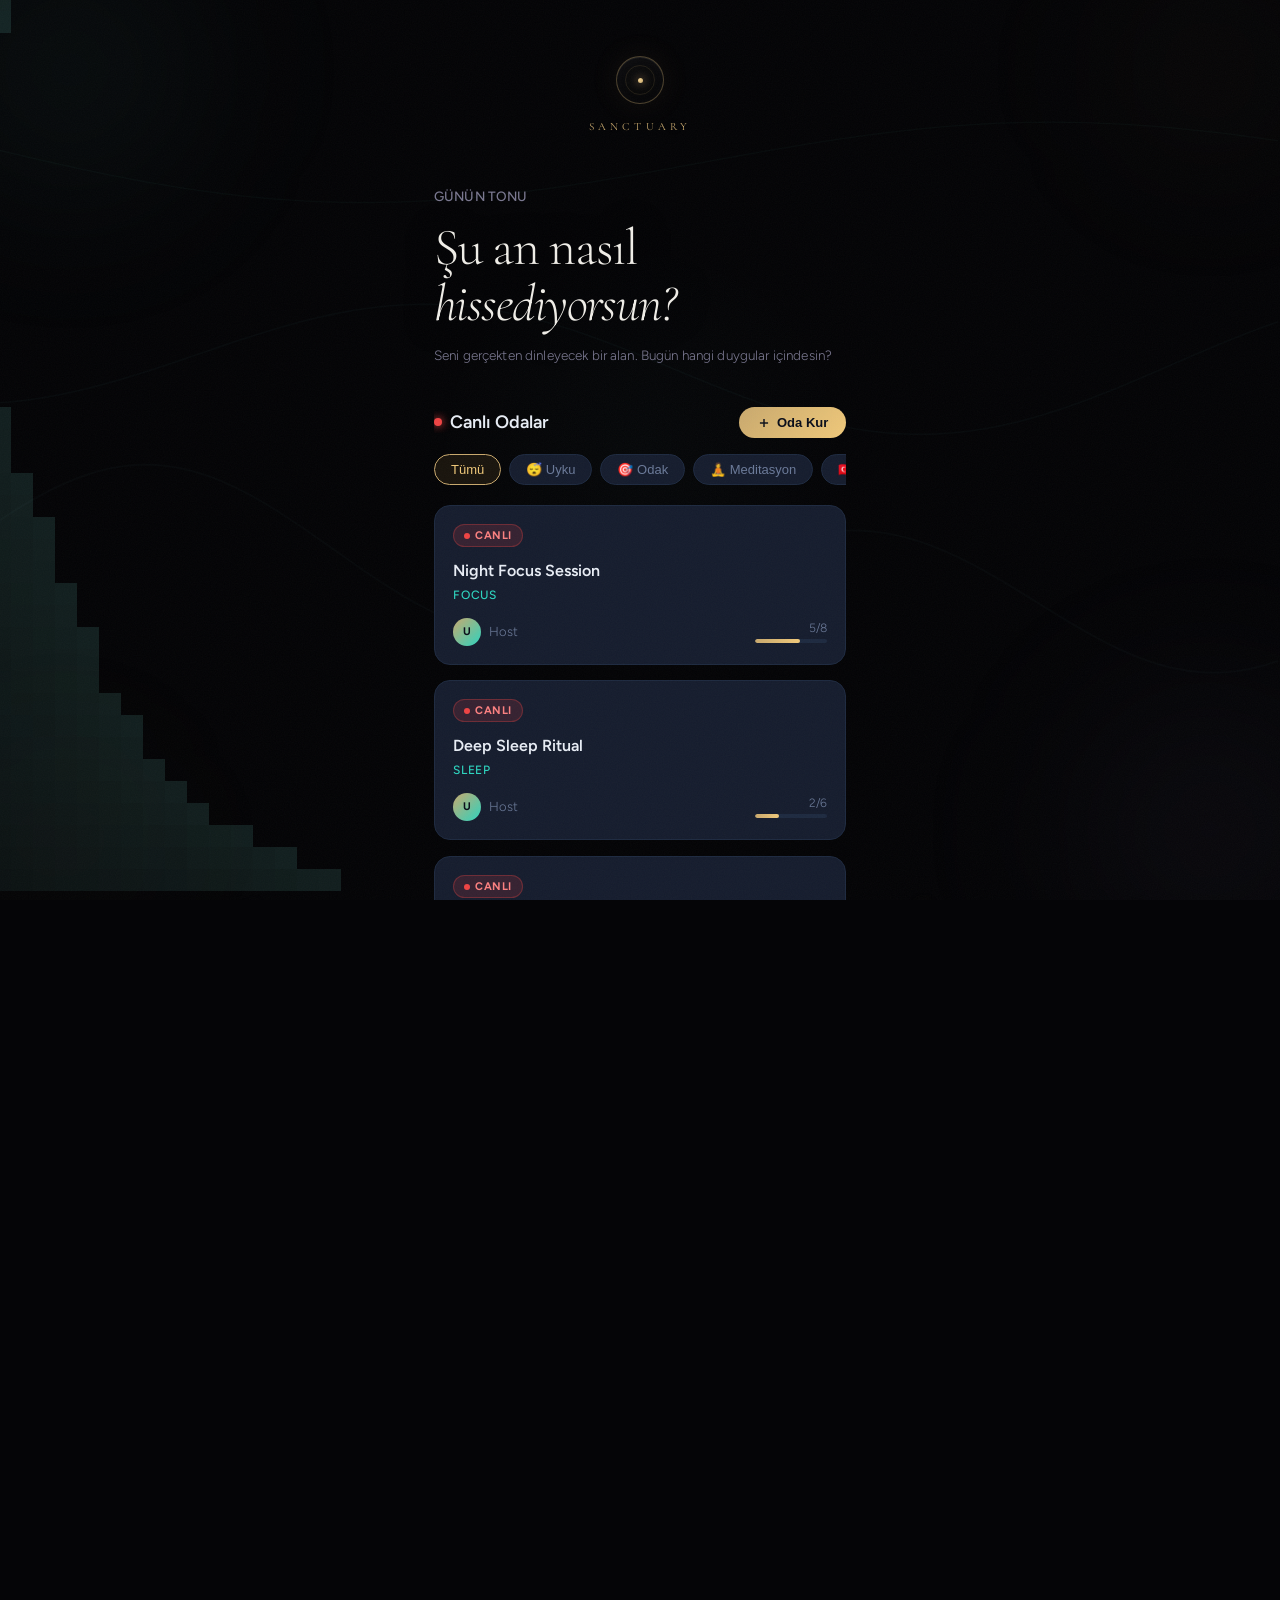
<file: index-12.html>
<!DOCTYPE html>
<html lang="tr">
<head>
<script>
/* Console polyfill — artifact/sandbox uyumluluğu */
(function(){
  var c = window.console = window.console || {};
  ['log','info','warn','error','debug','group','groupEnd','time','timeEnd'].forEach(function(m){
    if (typeof c[m] !== 'function') c[m] = function(){};
  });
})();
</script>
<meta charset="UTF-8">
<meta http-equiv="Content-Type" content="text/html; charset=utf-8">
<meta name="apple-mobile-web-app-capable" content="yes">
<meta name="apple-mobile-web-app-status-bar-style" content="black-translucent">
<meta name="apple-mobile-web-app-title" content="Sanctuary">
<meta name="viewport" content="width=device-width, initial-scale=1.0, maximum-scale=1.0, user-scalable=no, viewport-fit=cover">
<meta name="description" content="Sanctuary — Ses frekansları ve nefes rehberiyle zihinsel huzur.">
<meta name="theme-color" content="#050507">

<!-- PWA Manifest -->
<link rel="manifest" href="manifest.json">

<!-- App icon — inline SVG base64, no HTTP request -->
<link rel="apple-touch-icon" sizes="192x192" href="[data-uri]">

<title>Sanctuary — Your Inner Space</title>

<link rel="preconnect" href="https://fonts.googleapis.com">
<link rel="preconnect" href="https://fonts.gstatic.com" crossorigin>
<link rel="preload" as="style" href="https://fonts.googleapis.com/css2?family=Cormorant+Garamond:ital,wght@0,300;0,400;1,300;1,400&family=Figtree:wght@300;400;500&display=swap">
<link href="https://fonts.googleapis.com/css2?family=Cormorant+Garamond:ital,wght@0,300;0,400;1,300;1,400&family=Figtree:wght@300;400;500&display=swap" rel="stylesheet" media="print" onload="this.media='all'">
<noscript>
  <link href="https://fonts.googleapis.com/css2?family=Cormorant+Garamond:ital,wght@0,300;0,400;1,300;1,400&family=Figtree:wght@300;400;500&display=swap" rel="stylesheet">
</noscript>

<style>
/* ═══════════════════════════════════════════════════════════════
   SANCTUARY — Native-Grade CSS
   Optimized for 60 FPS on iOS/Android WebView
   ═══════════════════════════════════════════════════════════════

   ARCHITECTURE:
   1. TOKENS        — Design variables & system values
   2. RESET         — Base resets & native interaction
   3. LAYOUT        — Screen structure & safe area integration
   4. TYPOGRAPHY    — Display & UI type system
   5. ANIMATIONS    — GPU-only keyframes (transform + opacity)
   6. COMPONENTS    — Individual UI components
   7. SKELETON      — Loading state screens
   8. PERFORMANCE   — Low-power mode overrides

═══════════════════════════════════════════════════════════════ */


/* ─────────────────────────────────────────
   1. TOKENS
───────────────────────────────────────── */
:root {
  /* Color palette */
  --void:        #050507;
  --surface:     #111118;
  --surface-2:   #0d0d14;
  --border:      rgba(255,255,255,0.06);
  --border-glow: rgba(255,255,255,0.12);
  --text-prime:  #f0eee8;
  --text-dim:    #7a7890;
  --text-ghost:  #3a3850;
  --gold:        #c9a96e;
  --gold-mid:    #a87c42;
  --gold-dim:    rgba(201,169,110,0.35);
  --gold-ghost:  rgba(201,169,110,0.10);
  --teal:        #6ecdc4;
  --violet:      #9b8ec4;
  --breath-speed: 6s;

  /* Glass system — GPU optimized gradients instead of heavy blur */
  --glass-bg:         rgba(17,17,24,0.78);
  --glass-bg-deep:    rgba(10,10,16,0.88);
  --glass-border:     rgba(255,255,255,0.07);
  --glass-border-hi:  rgba(255,255,255,0.13);
  /* blur only applied on high-power mode; low-power uses gradient fallback */
  --glass-blur:       blur(10px);
  --glass-specular:   0 1px 0 rgba(255,255,255,0.07) inset;
  /* GPU-friendly glass gradient fallback (no backdrop-filter cost) */
  --glass-grad:       linear-gradient(160deg, rgba(255,255,255,0.04) 0%, rgba(255,255,255,0.01) 100%);

  /* Shadows via borders (cheaper than box-shadow layers) */
  --shadow-sm:  1px solid rgba(255,255,255,0.08);
  --shadow-gold: 1px solid rgba(201,169,110,0.2);

  /* Typography */
  --font-display: 'Cormorant Garamond', serif;
  --font-ui:      'Figtree', sans-serif;
  --tracking-wide:   0.18em;
  --tracking-wider:  0.24em;
  --tracking-widest: 0.38em;
  --leading-tight:   1.08;
  --leading-body:    1.68;
  --leading-loose:   1.82;

  /* Safe areas — always include fallback 0px */
  --sat: env(safe-area-inset-top, 0px);
  --sar: env(safe-area-inset-right, 0px);
  --sab: env(safe-area-inset-bottom, 0px);
  --sal: env(safe-area-inset-left, 0px);

  /* Animation timing */
  --ease-out-expo:   cubic-bezier(0.16, 1, 0.3, 1);
  --ease-spring:     cubic-bezier(0.34, 1.3, 0.64, 1);
  --ease-standard:   cubic-bezier(0.4, 0, 0.2, 1);
  --dur-fast:        0.18s;
  --dur-mid:         0.32s;
  --dur-slow:        0.55s;

  /* Skeleton shimmer */
  --skeleton-base:    rgba(255,255,255,0.04);
  --skeleton-shine:   rgba(255,255,255,0.09);
}


/* ─────────────────────────────────────────
   2. RESET & NATIVE INTERACTIONS
───────────────────────────────────────── */
*, *::before, *::after {
  box-sizing: border-box;
  margin: 0;
  padding: 0;

  /* Native touch feel */
  -webkit-tap-highlight-color: transparent;
  touch-action: manipulation;

  /* Prevent long-press selection menus */
  user-select: none;
  -webkit-user-select: none;

  /* GPU text rendering */
  -webkit-font-smoothing: antialiased;
  -moz-osx-font-smoothing: grayscale;
}

/* Allow text selection only in content areas */
textarea,
.affirm-text,
.ai-result-text,
.sanc-sub,
.mood-question p,
.health-json {
  user-select: text;
  -webkit-user-select: text;
}

html, body {
  height: 100%;
  width: 100%;
  max-width: 100vw;
  background: var(--void);
  color: var(--text-prime);
  font-family: var(--font-ui);
  font-weight: 300;
  overflow: hidden;
  overflow-x: hidden;
  -webkit-text-size-adjust: 100%;
  /* Promote to GPU composite layer */
  transform: translateZ(0);
  /* PHASE 6 — iOS Safari lastik efektini (rubber banding) engelle */
  overscroll-behavior: none;
  /* Yalnızca yatay + dikey kaydırmaya izin ver */
  touch-action: pan-x pan-y;
}

/* Noise texture overlay — pointer-events none, GPU composited */
body::after {
  content: '';
  position: fixed;
  inset: 0;
  background-image: url("data:image/svg+xml,%3Csvg xmlns='http://www.w3.org/2000/svg'%3E%3Cfilter id='n'%3E%3CfeTurbulence type='fractalNoise' baseFrequency='0.85' numOctaves='4' stitchTiles='stitch'/%3E%3C/filter%3E%3Crect width='100%25' height='100%25' filter='url(%23n)' opacity='0.03'/%3E%3C/svg%3E");
  pointer-events: none;
  z-index: 9999;
  /* Do NOT animate; static overlay is GPU-friendly */
  will-change: auto;
}


/* ─────────────────────────────────────────
   3. LAYOUT — Screens & Safe Areas
───────────────────────────────────────── */
_gen-canvas {
  position: fixed;
  inset: 0;
  width: 100%;
  height: 100%;
  z-index: 0;
  display: block;
  will-change: transform; /* canvas animates via JS */
}

_touch-layer {
  position: fixed;
  inset: 0;
  z-index: 20;
  display: none;
  pointer-events: none;
}
_touch-layer.on { display: block; }

/* Screen container — GPU composited transitions */
.screen {
  position: fixed;
  inset: 0;
  display: flex;
  align-items: flex-start;
  justify-content: center;
  z-index: 10;
  overflow-y: auto;
  overflow-x: hidden;
  -webkit-overflow-scrolling: touch;
  overscroll-behavior: contain;
  /* Only transform + opacity — no reflow */
  transition:
    opacity var(--dur-slow) var(--ease-standard),
    transform var(--dur-slow) var(--ease-standard);
  will-change: transform, opacity;
}
.screen.off {
  opacity: 0;
  transform: translate3d(0, 18px, 0);
  pointer-events: none;
}
.screen.on {
  opacity: 1;
  transform: translate3d(0, 0, 0);
}

/* Content wrapper — safe area padding via CSS variables */
.inner {
  width: 100%;
  max-width: 460px;
  /* Safe area: top banner height (56px) + notch */
  padding-top:    calc(56px + var(--sat));
  padding-bottom: calc(64px + var(--sab));
  padding-left:   calc(24px + var(--sal));
  padding-right:  calc(24px + var(--sar));
  display: flex;
  flex-direction: column;
  align-items: center;
  min-height: 100%;
}

.sanctuary-inner {
  max-width: 480px;
  width: 100%;
  padding-top:    calc(44px + var(--sat));
  padding-bottom: calc(56px + var(--sab));
  padding-left:   calc(24px + var(--sal));
  padding-right:  calc(24px + var(--sar));
  display: flex;
  flex-direction: column;
  align-items: center;
}


/* ─────────────────────────────────────────
   4. TYPOGRAPHY
───────────────────────────────────────── */
.display {
  font-family: var(--font-display);
  font-weight: 300;
  line-height: var(--leading-tight);
  letter-spacing: -0.025em;
  font-feature-settings: 'kern' 1, 'liga' 1, 'onum' 1;
  text-rendering: optimizeLegibility;
}
.display em {
  font-style: italic;
  letter-spacing: -0.03em;
}
.eyebrow {
  font-family: var(--font-ui);
  font-size: 9.5px;
  font-weight: 500;
  letter-spacing: var(--tracking-wider);
  text-transform: uppercase;
  color: var(--text-dim);
}
.label-xs {
  font-size: 9px;
  font-weight: 400;
  letter-spacing: var(--tracking-wide);
  text-transform: uppercase;
}
.label-sm {
  font-size: 10.5px;
  font-weight: 400;
  letter-spacing: 0.06em;
}


/* ─────────────────────────────────────────
   5. ANIMATIONS — GPU Only (transform + opacity)
   NO: top, left, margin, width, height, background
   YES: transform (translate3d, scale, rotate), opacity
───────────────────────────────────────── */

/* Entry animation — staggered fade-up */
@keyframes fadeUp {
  from {
    opacity: 0;
    transform: translate3d(0, 20px, 0);
  }
  to {
    opacity: 1;
    transform: translate3d(0, 0, 0);
  }
}
.a1 { animation: fadeUp 0.75s 0.05s var(--ease-standard) both; }
.a2 { animation: fadeUp 0.75s 0.17s var(--ease-standard) both; }
.a3 { animation: fadeUp 0.75s 0.29s var(--ease-standard) both; }
.a4 { animation: fadeUp 0.75s 0.41s var(--ease-standard) both; }
.a5 { animation: fadeUp 0.75s 0.53s var(--ease-standard) both; }
.a6 { animation: fadeUp 0.75s 0.65s var(--ease-standard) both; }
.a7 { animation: fadeUp 0.75s 0.77s var(--ease-standard) both; }

/* Simple opacity fade */
@keyframes fadeIn {
  from { opacity: 0; }
  to   { opacity: 1; }
}

/* Blink — scale instead of width/height change */
@keyframes blink {
  0%, 100% { opacity: 1;  transform: scale3d(1,   1, 1); }
  50%       { opacity: .4; transform: scale3d(0.65, 0.65, 1); }
}

/* Idle breath — scale only, no reflow */
@keyframes idlePulse {
  0%, 100% { transform: translate(-50%, -50%) scale3d(1,    1, 1); opacity: 0.3; }
  50%      { transform: translate(-50%, -50%) scale3d(1.15, 1.15, 1); opacity: 0.75; }
}

/* Ring pulse — GPU scale expand + fade out */
@keyframes ringPulse {
  0%   { transform: scale3d(1, 1, 1);       opacity: 1;  }
  100% { transform: scale3d(1.4, 1.4, 1);   opacity: 0;  }
}

/* Waveform bar animation — height as scaleY for GPU */
@keyframes waveAnim {
  from { transform: scaleY(0.15); opacity: 0.4; }
  to   { transform: scaleY(1);    opacity: 1;   }
}

/* AI orb spin */
@keyframes orbSpin {
  from { transform: rotate(0deg); }
  to   { transform: rotate(360deg); }
}

/* AI orb core breath */
@keyframes coreBreath {
  0%, 100% { transform: scale3d(1, 1, 1); }
  50%       { transform: scale3d(1.18, 1.18, 1); }
}

/* AI dot pulse */
@keyframes aiDot {
  0%, 100% { opacity: 0.7; transform: scale3d(1, 1, 1); }
  50%       { opacity: 1;   transform: scale3d(1.2, 1.2, 1); }
}

/* AI scan line — translateX instead of left */
@keyframes aiScan {
  0%   { transform: translate3d(-120%, 0, 0); opacity: 0; }
  12%  { opacity: 1; }
  88%  { opacity: 1; }
  100% { transform: translate3d(250%, 0, 0);  opacity: 0; }
}

/* Brainwave pulse — scale + opacity only */
@keyframes brainwavePulse {
  0%   { transform: scale3d(0.98, 0.98, 1); opacity: 0.6; }
  25%  { transform: scale3d(1.05, 1.05, 1); opacity: 1;   }
  50%  { transform: scale3d(1.02, 1.02, 1); opacity: 0.8; }
  75%  { transform: scale3d(1.06, 1.06, 1); opacity: 1;   }
  100% { transform: scale3d(0.98, 0.98, 1); opacity: 0.6; }
}
@keyframes brainwaveRingPulse {
  0%, 100% { transform: scale3d(1,    1, 1); opacity: 0.45; }
  50%       { transform: scale3d(1.04, 1.04, 1); opacity: 1; }
}

/* Mic recording glow — box-shadow allowed here (GPU composited) */
@keyframes micRecordGlow {
  0%, 100% { box-shadow: 0 0 0 3px rgba(255,60,80,0.18), 0 0 18px rgba(255,60,80,0.38); }
  50%       { box-shadow: 0 0 0 5px rgba(255,60,80,0.28), 0 0 32px rgba(255,60,80,0.65); }
}
@keyframes micPulse {
  0%, 100% { transform: scale3d(1, 1, 1); }
  50%       { transform: scale3d(1.12, 1.12, 1); }
}

/* Skeleton shimmer — translateX sweep */
@keyframes shimmer {
  0%   { transform: translate3d(-100%, 0, 0); }
  100% { transform: translate3d(200%, 0, 0); }
}

/* CF dot */
@keyframes cfDot {
  from { opacity: 0.3; transform: scale3d(0.7, 0.7, 1); }
  to   { opacity: 1;   transform: scale3d(1.2, 1.2, 1); }
}

/* Processing bar — scaleY instead of height */
@keyframes procBar {
  from { transform: scaleY(0.15); opacity: 0.35; }
  to   { transform: scaleY(1);    opacity: 1; }
}

/* Star twinkle */
@keyframes starTwinkle {
  0%, 100% { opacity: 0;          transform: scale3d(0, 0, 1); }
  50%       { opacity: var(--op); transform: scale3d(1, 1, 1); }
}

/* Dot bounce — translateY only */
@keyframes dotBounce {
  0%, 100% { opacity: 0.2; transform: translate3d(0, 0, 0); }
  50%       { opacity: 1;   transform: translate3d(0, -4px, 0); }
}

/* Paywall fade in */
@keyframes paywallFadeIn {
  from { opacity: 0; }
  to   { opacity: 1; }
}


/* ─────────────────────────────────────────
   6. COMPONENTS
───────────────────────────────────────── */

/* ── HP Banner ── */
_hp-banner {
  position: fixed;
  top: 0; left: 0; right: 0;
  z-index: 500;
  display: flex;
  align-items: center;
  justify-content: center;
  gap: 8px;
  padding-top:    calc(10px + var(--sat));
  padding-bottom: 10px;
  padding-left:   calc(16px + var(--sal));
  padding-right:  calc(16px + var(--sar));
  background: var(--glass-bg-deep);
  backdrop-filter: var(--glass-blur) saturate(180%);
  -webkit-backdrop-filter: var(--glass-blur) saturate(180%);
  border-bottom: 1px solid var(--glass-border);
  box-shadow: 0 1px 0 rgba(255,255,255,0.05) inset;
  font-size: 10.5px;
  letter-spacing: 0.08em;
  color: var(--text-dim);
  /* GPU slide — translateY only */
  transform: translate3d(0, -100%, 0);
  transition: transform var(--dur-slow) var(--ease-standard);
  will-change: transform;
}
_hp-banner.show {
  transform: translate3d(0, 0, 0);
}
_hp-banner .hp-icon {
  font-size: 14px;
  flex-shrink: 0;
}
_hp-banner .hp-close {
  margin-left: auto;
  cursor: pointer;
  padding: 2px 6px;
  color: var(--text-ghost);
  font-size: 14px;
  flex-shrink: 0;
  transition: color var(--dur-fast);
  touch-action: manipulation;
}
_hp-banner .hp-close:hover { color: var(--gold); }

/* ── Brand ── */
.brand {
  text-align: center;
  margin-bottom: 52px;
  width: 100%;
  flex-shrink: 0;
}
.brand-ring {
  display: inline-flex;
  align-items: center;
  justify-content: center;
  width: 48px;
  height: 48px;
  border-radius: 50%;
  background: radial-gradient(ellipse at 38% 28%, rgba(201,169,110,0.08), transparent 65%);
  border: 1px solid var(--gold-dim);
  box-shadow: var(--glass-specular), 0 0 32px rgba(201,169,110,0.08);
  position: relative;
  margin-bottom: 16px;
  flex-shrink: 0;
  /* Cheaper than backdrop-filter for a static brand mark */
  background-image: var(--glass-grad);
  will-change: transform, opacity;
}
.brand-ring::before {
  content: '';
  position: absolute;
  inset: 8px;
  border-radius: 50%;
  border: 1px solid rgba(201,169,110,0.12);
}
.brand-dot {
  width: 5px;
  height: 5px;
  border-radius: 50%;
  background: radial-gradient(circle at 35% 35%, #f0d090, var(--gold));
  box-shadow: 0 0 10px var(--gold), 0 0 22px rgba(201,169,110,0.4);
}
.brand-name {
  font-family: var(--font-display);
  font-size: 11px;
  font-weight: 400;
  letter-spacing: var(--tracking-widest);
  text-transform: uppercase;
  color: var(--gold);
  display: block;
  text-shadow: 0 0 24px rgba(201,169,110,0.3);
}

/* ── Mood Question ── */
.mood-question {
  width: 100%;
  margin-bottom: 40px;
  min-height: 112px;
  flex-shrink: 0;
}
.mood-question .eyebrow { margin-bottom: 12px; }
.mood-question h1 {
  font-size: clamp(36px, 9.5vw, 52px);
  margin-bottom: 12px;
  text-shadow: 0 2px 32px rgba(0,0,0,0.5);
}
.mood-question p {
  font-size: 13.5px;
  color: var(--text-dim);
  line-height: var(--leading-body);
  letter-spacing: 0.01em;
}

/* ── Mood Grid ── */
.mood-grid {
  display: grid;
  grid-template-columns: repeat(3, 1fr);
  gap: 9px;
  width: 100%;
  margin-bottom: 28px;
  flex-shrink: 0;
}
.mood-chip {
  min-height: 90px;
  flex-shrink: 0;
  padding: 17px 8px 14px;
  /* Glass without expensive backdrop-filter on each chip */
  background: var(--glass-bg);
  background-image: var(--glass-grad);
  border: 1px solid var(--glass-border);
  border-radius: 16px;
  text-align: center;
  cursor: pointer;
  display: flex;
  flex-direction: column;
  align-items: center;
  justify-content: center;
  touch-action: manipulation;
  /* Glassmorphism */
  backdrop-filter: blur(20px) saturate(180%);
  -webkit-backdrop-filter: blur(20px) saturate(180%);
  background: rgba(255,255,255,0.03);
  box-shadow: var(--glass-specular);
  transition:
    border-color var(--dur-mid) var(--ease-standard),
    transform   var(--dur-mid) var(--ease-standard),
    background  var(--dur-mid) var(--ease-standard);
  will-change: transform;
}
.mood-chip:hover {
  border-color: var(--gold-dim);
  transform: translate3d(0, -3px, 0);
}
.mood-chip.sel {
  border-color: var(--gold);
  background: linear-gradient(160deg, rgba(201,169,110,0.14) 0%, rgba(201,169,110,0.06) 100%);
}
.mood-chip .ic  { font-size: 26px; display: block; margin-bottom: 7px; line-height: 1; }
.mood-chip .lbl { font-size: 10px; letter-spacing: 0.06em; color: var(--text-dim); transition: color var(--dur-fast); font-weight: 400; }
.mood-chip.sel .lbl { color: var(--gold); }

/* ── Textarea ── */
.textarea-wrap {
  position: relative;
  width: 100%;
  margin-bottom: 24px;
  min-height: 112px;
  flex-shrink: 0;
}
.textarea-label {
  position: absolute;
  top: -9px;
  left: 16px;
  padding: 0 6px;
  background: var(--void);
  font-size: 9px;
  letter-spacing: var(--tracking-wide);
  text-transform: uppercase;
  color: var(--text-dim);
  z-index: 1;
  font-weight: 500;
}
.mood-textarea {
  width: 100%;
  height: 104px;
  background: var(--glass-bg);
  border: 1px solid var(--glass-border);
  border-radius: 18px;
  padding: 18px 20px;
  color: var(--text-prime);
  font-family: var(--font-ui);
  font-size: 16px;
  font-weight: 300;
  line-height: var(--leading-body);
  resize: none;
  outline: none;
  box-shadow: var(--glass-specular);
  transition: border-color 0.35s var(--ease-standard);
  touch-action: manipulation;
  user-select: text;
  -webkit-user-select: text;
}
.mood-textarea::placeholder { color: var(--text-ghost); font-style: italic; }
.mood-textarea:focus {
  border-color: var(--gold-dim);
  box-shadow: var(--glass-specular), 0 0 0 3px rgba(201,169,110,0.07);
}

/* ── CTA Button ── */
.cta-btn {
  width: 100%;
  padding: 20px 32px;
  flex-shrink: 0;
  background: linear-gradient(135deg, #d4a95a 0%, var(--gold) 35%, #9a6e30 100%);
  border: none;
  border-radius: 16px;
  color: rgba(6,4,0,0.9);
  font-family: var(--font-ui);
  font-size: 11px;
  font-weight: 600;
  letter-spacing: var(--tracking-wider);
  text-transform: uppercase;
  cursor: pointer;
  position: relative;
  overflow: hidden;
  touch-action: manipulation;
  box-shadow: 0 1px 0 rgba(255,220,140,0.35) inset, 0 -1px 0 rgba(0,0,0,0.2) inset;
  transition: transform var(--dur-mid) var(--ease-standard);
  will-change: transform;
}
.cta-btn::before {
  content: '';
  position: absolute;
  inset: 0;
  background: linear-gradient(180deg, rgba(255,255,255,0.22) 0%, rgba(255,255,255,0.04) 55%, transparent 100%);
  pointer-events: none;
}
.cta-btn::after {
  content: '';
  position: absolute;
  top: 0;
  left: 0;
  width: 60%;
  height: 100%;
  background: linear-gradient(90deg, transparent, rgba(255,255,255,0.22), transparent);
  transform: translate3d(-180%, 0, 0);
  transition: transform 0s;
}
.cta-btn:hover { transform: translate3d(0, -2px, 0); }
.cta-btn:hover::after { transform: translate3d(280%, 0, 0); transition: transform var(--dur-slow) ease; }
.cta-btn:active { transform: translate3d(0, 0, 0); }

/* ── Mood / Freq Badges ── */
.mood-badge-wrap {
  min-height: 36px;
  flex-shrink: 0;
  display: flex;
  align-items: center;
  margin-bottom: 16px;
}
.mood-badge {
  display: inline-flex;
  align-items: center;
  gap: 7px;
  padding: 6px 18px;
  background: linear-gradient(135deg, rgba(201,169,110,0.14), rgba(201,169,110,0.07));
  border: 1px solid var(--gold-dim);
  border-radius: 100px;
  font-family: var(--font-ui);
  font-size: 11px;
  color: var(--gold);
  letter-spacing: 0.1em;
  font-weight: 400;
  box-shadow: var(--glass-specular);
}

.freq-badge-wrap {
  min-height: 28px;
  flex-shrink: 0;
  display: flex;
  align-items: center;
  margin-bottom: 28px;
}
.freq-badge {
  display: inline-flex;
  align-items: center;
  gap: 7px;
  padding: 5px 16px;
  background: var(--glass-bg);
  border: 1px solid var(--glass-border);
  border-radius: 100px;
  font-size: 9px;
  letter-spacing: var(--tracking-wide);
  color: var(--text-ghost);
  text-transform: uppercase;
  transition: all var(--dur-slow) var(--ease-standard);
  box-shadow: var(--glass-specular);
  will-change: transform, opacity;
}
.freq-badge.on {
  border-color: var(--gold-dim);
  color: var(--gold);
  background: linear-gradient(135deg, rgba(201,169,110,0.12), rgba(201,169,110,0.05));
}
.freq-dot {
  width: 5px;
  height: 5px;
  border-radius: 50%;
  background: var(--text-ghost);
  transition: background var(--dur-slow);
}
.freq-badge.on .freq-dot {
  background: radial-gradient(circle at 35% 35%, #f0d090, var(--gold));
  box-shadow: 0 0 8px var(--gold), 0 0 14px rgba(201,169,110,0.5);
  animation: blink 2.2s ease-in-out infinite;
}

/* ── Breath Orb ── */
.breath-wrap {
  position: relative;
  width: 180px;
  height: 180px;
  flex-shrink: 0;
  display: flex;
  align-items: center;
  justify-content: center;
  margin-bottom: 20px;
  will-change: transform;
}
.b-ring {
  position: absolute;
  top: 50%; left: 50%;
  border-radius: 50%;
  border: 1px solid var(--gold-ghost);
  transform: translate(-50%, -50%) scale3d(1, 1, 1);
  opacity: 0.45;
  will-change: transform, opacity;
}
.b-ring-1 {
  width: 180px; height: 180px;
  transition:
    transform var(--breath-dur, 4s) ease-in-out,
    opacity   var(--breath-dur, 4s) ease-in-out;
}
.b-ring-2 {
  width: 140px; height: 140px;
  border-color: var(--gold-dim);
  transition:
    transform var(--breath-dur, 4s) ease-in-out 0.12s,
    opacity   var(--breath-dur, 4s) ease-in-out 0.12s;
}
.b-ring-3 {
  width: 100px; height: 100px;
  border-color: var(--gold);
  box-shadow: 0 0 28px var(--gold-ghost);
  transition:
    transform var(--breath-dur, 4s) ease-in-out 0.24s,
    opacity   var(--breath-dur, 4s) ease-in-out 0.24s;
}
.breath-wrap.breath-inhale .b-ring { transform: translate(-50%, -50%) scale3d(1.14, 1.14, 1); opacity: 1; }
.breath-wrap.breath-exhale .b-ring { transform: translate(-50%, -50%) scale3d(0.86, 0.86, 1); opacity: 0.35; }
.breath-wrap.breath-hold   .b-ring { transform: translate(-50%, -50%) scale3d(1.0,  1.0,  1); opacity: 0.65; }
.breath-wrap.breath-idle .b-ring-1 { animation: idlePulse 5s ease-in-out infinite; }
.breath-wrap.breath-idle .b-ring-2 { animation: idlePulse 5s ease-in-out infinite 0.4s; }
.breath-wrap.breath-idle .b-ring-3 { animation: idlePulse 5s ease-in-out infinite 0.8s; }

.b-core {
  width: 52px; height: 52px;
  border-radius: 50%;
  flex-shrink: 0;
  background: radial-gradient(circle at 38% 38%, #e8c98a, #9a6e30);
  box-shadow: 0 0 32px var(--gold-dim);
  display: flex;
  align-items: center;
  justify-content: center;
  font-size: 20px;
  position: relative;
  z-index: 1;
  /* GPU-only transition */
  transition: transform 0.1s ease-out, opacity 0.1s ease-out;
  will-change: transform, opacity;
}

/* ── Breath Guide ── */
.breath-guide-wrap {
  min-height: 22px;
  flex-shrink: 0;
  margin-bottom: 20px;
  display: flex;
  align-items: center;
}
.breath-guide {
  font-size: 11px;
  letter-spacing: 0.14em;
  text-transform: uppercase;
  color: var(--text-ghost);
  transition: color var(--dur-mid);
}
.breath-guide.on { color: var(--gold); }

/* ── Waveform — scaleY instead of height to avoid reflow ── */
.waveform {
  display: flex;
  align-items: center;
  gap: 3px;
  height: 30px;
  flex-shrink: 0;
  margin-bottom: 20px;
}
.wbar {
  width: 3px;
  border-radius: 4px;
  background: var(--text-ghost);
  /* Use scale(1) as baseline — GPU-only */
  height: 24px; /* fixed container height */
  transform: scaleY(0.15);
  transform-origin: center bottom;
  flex-shrink: 0;
  transition: background var(--dur-mid);
  will-change: transform, opacity;
}
.wbar.on {
  background: var(--gold);
  animation: waveAnim var(--dur) ease-in-out infinite alternate;
  animation-delay: var(--del);
}

/* ── Play Button ── */
.play-wrap {
  display: flex;
  flex-direction: column;
  align-items: center;
  gap: 10px;
  flex-shrink: 0;
  margin-bottom: 18px;
}
.play-btn {
  position: relative;
  width: 72px; height: 72px;
  border-radius: 50%;
  flex-shrink: 0;
  background:
    radial-gradient(ellipse at 40% 30%, rgba(201,169,110,0.06), transparent 60%),
    var(--glass-bg);
  border: 1px solid rgba(201,169,110,0.28);
  cursor: pointer;
  display: flex;
  align-items: center;
  justify-content: center;
  outline: none;
  touch-action: manipulation;
  box-shadow: 0 1px 0 rgba(255,255,255,0.08) inset, 0 -1px 0 rgba(0,0,0,0.2) inset;
  transition: all var(--dur-mid) var(--ease-standard);
  will-change: transform, opacity;
}
/* Outer ring via pseudo — uses transform for animation, no left/top */
.play-btn::before {
  content: '';
  position: absolute;
  inset: -8px;
  border-radius: 50%;
  border: 1px solid rgba(201,169,110,0.1);
  transition: all var(--dur-mid) var(--ease-standard);
}
.play-btn:hover {
  border-color: var(--gold);
  box-shadow: 0 1px 0 rgba(255,255,255,0.1) inset, 0 -1px 0 rgba(0,0,0,0.2) inset, 0 0 32px rgba(201,169,110,0.2);
}
.play-btn:hover::before {
  transform: scale3d(1.18, 1.18, 1);
  border-color: var(--gold-dim);
}
.play-btn.on {
  background: radial-gradient(ellipse at 40% 30%, rgba(201,169,110,0.18), rgba(201,169,110,0.06) 70%);
  border-color: var(--gold);
  box-shadow: 0 1px 0 rgba(255,220,140,0.2) inset, 0 -1px 0 rgba(0,0,0,0.2) inset, 0 0 48px rgba(201,169,110,0.28);
}
.play-btn.on::before {
  animation: ringPulse 2.2s ease-in-out infinite;
  transform-origin: center;
}
.play-icon {
  font-size: 22px;
  color: var(--gold);
  margin-left: 3px;
  transition: margin var(--dur-fast);
  line-height: 1;
  filter: drop-shadow(0 0 6px rgba(201,169,110,0.5));
}
.play-btn.on .play-icon { margin-left: 0; }
.play-lbl {
  font-size: 9px;
  letter-spacing: var(--tracking-wider);
  text-transform: uppercase;
  color: var(--text-ghost);
  transition: color var(--dur-mid);
  font-weight: 500;
}

/* ── Pills ── */
.pills-row {
  display: flex;
  align-items: center;
  gap: 10px;
  min-height: 36px;
  flex-shrink: 0;
  margin-bottom: 28px;
}
.pill {
  display: flex;
  align-items: center;
  gap: 6px;
  padding: 6px 16px;
  flex-shrink: 0;
  background: var(--glass-bg);
  border: 1px solid var(--glass-border);
  border-radius: 100px;
  font-size: 9.5px;
  letter-spacing: 0.1em;
  text-transform: uppercase;
  color: var(--text-ghost);
  transition: all 0.45s var(--ease-standard);
  box-shadow: var(--glass-specular);
  font-weight: 400;
  will-change: transform, opacity;
}
.pill.on    { border-color: rgba(110,205,196,0.5); color: var(--teal);   background: rgba(110,205,196,0.08); }
.pill-b.on  { border-color: rgba(155,142,196,0.5); color: var(--violet); background: rgba(155,142,196,0.08); }
.pill-icon { font-size: 12px; }

/* ── Divider ── */
.div-line {
  width: 44px;
  height: 1px;
  background: linear-gradient(90deg, transparent, var(--gold-dim), transparent);
  flex-shrink: 0;
  margin: 0 auto 20px;
}

/* ── Sanctuary Text ── */
.sanc-title {
  font-size: clamp(28px, 7vw, 44px);
  text-align: center;
  margin-bottom: 12px;
  min-height: 54px;
  flex-shrink: 0;
  text-shadow: 0 2px 40px rgba(0,0,0,0.4);
}
.sanc-sub {
  font-size: 13px;
  color: var(--text-dim);
  line-height: var(--leading-loose);
  text-align: center;
  max-width: 340px;
  margin-bottom: 32px;
  min-height: 72px;
  flex-shrink: 0;
  letter-spacing: 0.01em;
}

/* ── S Cards ── */
.s-cards {
  display: grid;
  grid-template-columns: repeat(3, 1fr);
  gap: 9px;
  width: 100%;
  margin-bottom: 26px;
  flex-shrink: 0;
}
.s-card {
  background: var(--glass-bg);
  background-image: var(--glass-grad);
  border: 1px solid var(--glass-border);
  border-radius: 18px;
  padding: 18px 10px;
  text-align: center;
  cursor: pointer;
  min-height: 90px;
  flex-shrink: 0;
  display: flex;
  flex-direction: column;
  align-items: center;
  justify-content: center;
  box-shadow: var(--glass-specular);
  transition: all var(--dur-mid) var(--ease-standard);
  position: relative;
  overflow: hidden;
  will-change: transform;
}
.s-card::before {
  content: '';
  position: absolute;
  top: 0; left: 0; right: 0;
  height: 1px;
  background: linear-gradient(90deg, transparent, rgba(255,255,255,0.1), transparent);
}
.s-card::after {
  content: '';
  position: absolute;
  bottom: 0; left: 0; right: 0;
  height: 2px;
  background: linear-gradient(90deg, transparent, var(--gold), transparent);
  opacity: 0;
  transition: opacity var(--dur-mid);
}
.s-card:hover {
  border-color: var(--glass-border-hi);
  transform: translate3d(0, -3px, 0);
}
.s-card:hover::after { opacity: 1; }
.s-card-ic  { font-size: 22px; display: block; margin-bottom: 8px; }
.s-card-nm  { font-size: 10px; color: var(--text-dim); letter-spacing: 0.06em; margin-bottom: 3px; font-weight: 400; }
.s-card-dur { font-size: 9px; color: var(--text-ghost); letter-spacing: 0.1em; }

/* ── Affirmation ── */
.affirm {
  background: var(--glass-bg-deep);
  background-image: var(--glass-grad);
  border: 1px solid var(--glass-border);
  border-radius: 22px;
  padding: 28px 26px;
  width: 100%;
  margin-bottom: 28px;
  position: relative;
  overflow: hidden;
  min-height: 100px;
  flex-shrink: 0;
  box-shadow: var(--glass-specular);
}
.affirm::before {
  content: '"';
  position: absolute;
  top: -10px; left: 16px;
  font-family: var(--font-display);
  font-size: 88px;
  color: rgba(201,169,110,0.08);
  line-height: 1;
  pointer-events: none;
}
.affirm-text {
  font-family: var(--font-display);
  font-size: 18px;
  font-weight: 300;
  font-style: italic;
  color: var(--text-prime);
  line-height: 1.7;
  position: relative;
  z-index: 1;
  text-shadow: 0 1px 12px rgba(0,0,0,0.3);
  user-select: text;
  -webkit-user-select: text;
}

/* ── Back Button ── */
.back-btn {
  display: inline-flex;
  align-items: center;
  gap: 8px;
  padding: 12px 24px;
  flex-shrink: 0;
  background: var(--glass-bg);
  border: 1px solid var(--glass-border);
  border-radius: 100px;
  color: var(--text-dim);
  font-family: var(--font-ui);
  font-size: 10.5px;
  letter-spacing: var(--tracking-wide);
  text-transform: uppercase;
  cursor: pointer;
  touch-action: manipulation;
  box-shadow: var(--glass-specular);
  transition: all var(--dur-mid);
  font-weight: 400;
  will-change: transform;
}
.back-btn:hover { border-color: var(--gold-dim); color: var(--gold); }

/* ── Sleep Timer ── */
.sleep-timer-row {
  display: flex;
  align-items: center;
  gap: 8px;
  width: 100%;
  justify-content: center;
  margin-bottom: 18px;
  flex-shrink: 0;
  flex-wrap: wrap;
}
.sleep-timer-label {
  font-size: 9.5px;
  letter-spacing: 0.18em;
  text-transform: uppercase;
  color: var(--text-ghost);
  width: 100%;
  text-align: center;
  margin-bottom: 4px;
}
.stimer-btn {
  padding: 6px 14px;
  background: var(--surface);
  border: 1px solid var(--border);
  border-radius: 100px;
  font-size: 10px;
  letter-spacing: 0.1em;
  text-transform: uppercase;
  color: var(--text-ghost);
  cursor: pointer;
  transition: all var(--dur-mid);
  font-family: var(--font-ui);
  touch-action: manipulation;
}
.stimer-btn:hover { border-color: var(--gold-dim); color: var(--gold); }
.stimer-btn.active { border-color: var(--violet); color: var(--violet); background: rgba(155,142,196,0.1); }
.stimer-btn.fading { border-color: var(--teal); color: var(--teal); background: rgba(110,205,196,0.08); animation: blink 1.8s ease-in-out infinite; }
_stimer-status {
  font-size: 9.5px;
  letter-spacing: 0.14em;
  color: var(--text-ghost);
  text-align: center;
  width: 100%;
  margin-top: 2px;
  min-height: 14px;
  transition: color var(--dur-mid);
}
_stimer-status.active { color: var(--violet); }
_stimer-status.fading { color: var(--teal); }

/* ── Analytics ── */
.analytics-header {
  text-align: center;
  margin-bottom: 32px;
  width: 100%;
}
.analytics-header h2 {
  font-family: var(--font-display);
  font-size: clamp(28px, 7vw, 38px);
  font-weight: 300;
  margin-bottom: 8px;
}
.analytics-header p {
  font-size: 12px;
  color: var(--text-dim);
  letter-spacing: 0.08em;
}
.analytics-grid {
  display: grid;
  grid-template-columns: repeat(3, 1fr);
  gap: 9px;
  width: 100%;
  margin-bottom: 24px;
}
.astat {
  background: var(--surface);
  border: 1px solid var(--border);
  border-radius: 14px;
  padding: 16px 8px;
  text-align: center;
}
.astat-val {
  font-family: var(--font-display);
  font-size: 28px;
  font-weight: 300;
  color: var(--gold);
  line-height: 1.1;
  display: block;
}
.astat-lbl {
  font-size: 9px;
  letter-spacing: 0.14em;
  text-transform: uppercase;
  color: var(--text-ghost);
  margin-top: 4px;
  display: block;
}
.chart-wrap {
  width: 100%;
  background: var(--surface);
  border: 1px solid var(--border);
  border-radius: 16px;
  padding: 20px 16px;
  margin-bottom: 20px;
}
.chart-title {
  font-size: 9.5px;
  letter-spacing: 0.18em;
  text-transform: uppercase;
  color: var(--text-dim);
  margin-bottom: 16px;
}
_analytics-canvas { width: 100%; display: block; }

/* ── Mood Log ── */
.mood-log-list { width: 100%; margin-bottom: 24px; }
.log-item {
  display: flex;
  align-items: center;
  gap: 10px;
  padding: 10px 0;
  border-bottom: 1px solid var(--border);
}
.log-item:last-child { border-bottom: none; }
.log-emoji { font-size: 18px; flex-shrink: 0; }
.log-info  { flex: 1; min-width: 0; }
.log-mood  { font-size: 12px; color: var(--text-prime); margin-bottom: 2px; }
.log-meta  { font-size: 10px; color: var(--text-ghost); letter-spacing: 0.06em; }
.log-dur   { font-size: 11px; color: var(--gold); margin-left: auto; flex-shrink: 0; }

.clear-data-btn {
  padding: 9px 22px;
  background: transparent;
  border: 1px solid rgba(255,80,80,0.2);
  border-radius: 100px;
  color: rgba(255,100,100,0.5);
  font-family: var(--font-ui);
  font-size: 10px;
  letter-spacing: 0.12em;
  text-transform: uppercase;
  cursor: pointer;
  transition: all var(--dur-mid);
  margin-bottom: 16px;
  touch-action: manipulation;
}
.clear-data-btn:hover { border-color: rgba(255,80,80,0.5); color: rgba(255,120,120,0.8); }

/* ── Notification Toast ── */
_notif-toast {
  position: fixed;
  bottom: calc(24px + var(--sab));
  left: 50%;
  /* GPU-only transform — no bottom/top animation */
  transform: translate3d(-50%, 140px, 0);
  background: var(--glass-bg-deep);
  border: 1px solid var(--glass-border-hi);
  border-radius: 22px;
  padding: 18px 22px;
  width: calc(100% - 48px);
  max-width: 380px;
  z-index: 600;
  transition: transform var(--dur-slow) var(--ease-standard);
  backdrop-filter: var(--glass-blur) saturate(160%);
  -webkit-backdrop-filter: var(--glass-blur) saturate(160%);
  box-shadow: var(--glass-specular);
  will-change: transform;
}
_notif-toast.show {
  transform: translate3d(-50%, 0, 0);
}
_notif-toast .nt-title  { font-size: 12px; font-weight: 500; color: var(--text-prime); margin-bottom: 5px; letter-spacing: 0.05em; }
_notif-toast .nt-body   { font-size: 11.5px; color: var(--text-dim); line-height: var(--leading-body); margin-bottom: 16px; }
_notif-toast .nt-actions { display: flex; gap: 8px; justify-content: flex-end; }
_notif-toast .nt-yes {
  padding: 8px 20px;
  background: linear-gradient(135deg, rgba(201,169,110,0.18), rgba(201,169,110,0.09));
  border: 1px solid var(--gold-dim);
  border-radius: 100px;
  color: var(--gold);
  font-family: var(--font-ui);
  font-size: 9.5px;
  letter-spacing: var(--tracking-wide);
  text-transform: uppercase;
  cursor: pointer;
  box-shadow: var(--glass-specular);
  transition: all var(--dur-mid);
  touch-action: manipulation;
}
_notif-toast .nt-no {
  padding: 8px 16px;
  background: transparent;
  border: 1px solid var(--glass-border);
  border-radius: 100px;
  color: var(--text-ghost);
  font-family: var(--font-ui);
  font-size: 9.5px;
  letter-spacing: var(--tracking-wide);
  text-transform: uppercase;
  cursor: pointer;
  touch-action: manipulation;
}

/* ── Health Modal ── */
_health-modal {
  position: fixed;
  inset: 0;
  z-index: 700;
  background: rgba(5,5,7,0.85);
  backdrop-filter: blur(10px);
  -webkit-backdrop-filter: blur(10px);
  display: flex;
  align-items: flex-end;
  justify-content: center;
  opacity: 0;
  pointer-events: none;
  transition: opacity var(--dur-mid);
}
_health-modal.show { opacity: 1; pointer-events: all; }
.health-sheet {
  background: var(--surface);
  border: 1px solid var(--border);
  border-radius: 24px 24px 0 0;
  /* Safe area at bottom */
  padding: 28px 24px calc(40px + var(--sab));
  width: 100%;
  max-width: 480px;
  transform: translate3d(0, 100%, 0);
  transition: transform 0.45s var(--ease-standard);
  will-change: transform;
}
_health-modal.show .health-sheet { transform: translate3d(0, 0, 0); }
.health-sheet h3 { font-family: var(--font-display); font-size: 24px; font-weight: 300; margin-bottom: 6px; text-align: center; }
.health-sheet .hs-sub { font-size: 11px; color: var(--text-dim); text-align: center; margin-bottom: 20px; letter-spacing: 0.06em; }
.health-json {
  background: var(--void);
  border: 1px solid var(--border);
  border-radius: 12px;
  padding: 14px 16px;
  font-family: monospace;
  font-size: 10.5px;
  color: var(--teal);
  white-space: pre-wrap;
  word-break: break-all;
  max-height: 160px;
  overflow-y: auto;
  margin-bottom: 16px;
  line-height: 1.6;
  user-select: text;
  -webkit-user-select: text;
}
.hs-actions { display: flex; gap: 10px; }
.hs-copy {
  flex: 1;
  padding: 13px;
  background: var(--gold-ghost);
  border: 1px solid var(--gold-dim);
  border-radius: 12px;
  color: var(--gold);
  font-family: var(--font-ui);
  font-size: 11px;
  letter-spacing: 0.14em;
  text-transform: uppercase;
  cursor: pointer;
  transition: all var(--dur-mid);
  touch-action: manipulation;
}
.hs-copy:hover { background: rgba(201,169,110,0.2); }
.hs-close {
  padding: 13px 18px;
  background: transparent;
  border: 1px solid var(--border);
  border-radius: 12px;
  color: var(--text-ghost);
  font-family: var(--font-ui);
  font-size: 11px;
  letter-spacing: 0.14em;
  text-transform: uppercase;
  cursor: pointer;
  touch-action: manipulation;
}

/* ── Sounds ── */
.sounds-section { width: 100%; margin-bottom: 24px; flex-shrink: 0; }
.sounds-section-title {
  font-size: 9px;
  letter-spacing: var(--tracking-wider);
  text-transform: uppercase;
  color: var(--text-dim);
  margin-bottom: 12px;
  display: flex;
  align-items: center;
  gap: 10px;
  font-weight: 500;
}
.sounds-section-title::after {
  content: '';
  flex: 1;
  height: 1px;
  background: linear-gradient(90deg, var(--glass-border), transparent);
}
.s-sounds-grid {
  display: grid;
  grid-template-columns: repeat(2, 1fr);
  gap: 9px;
  width: 100%;
}
.s-card.premium {
  border-color: rgba(201,169,110,0.14);
  background: linear-gradient(160deg, rgba(201,169,110,0.07) 0%, rgba(17,17,24,0.55) 100%);
}
.s-card.premium:hover { border-color: var(--gold-dim); }
.s-card-lock {
  position: absolute;
  top: 9px; right: 10px;
  font-size: 12px;
  line-height: 1;
  opacity: 0.85;
  z-index: 2;
  filter: drop-shadow(0 0 6px rgba(201,169,110,0.8)) drop-shadow(0 1px 3px rgba(0,0,0,0.6));
  pointer-events: none;
}
.s-card-tag {
  font-size: 8.5px;
  letter-spacing: 0.14em;
  text-transform: uppercase;
  color: var(--gold);
  margin-top: 2px;
  opacity: 0.7;
}

/* ── Analytics Link ── */
.analytics-link {
  display: inline-flex;
  align-items: center;
  gap: 6px;
  font-size: 9.5px;
  letter-spacing: var(--tracking-wide);
  text-transform: uppercase;
  color: var(--text-ghost);
  cursor: pointer;
  margin-bottom: 16px;
  padding: 8px 18px;
  background: var(--glass-bg);
  border: 1px solid var(--glass-border);
  border-radius: 100px;
  transition: all var(--dur-mid);
  font-family: var(--font-ui);
  font-weight: 400;
  box-shadow: var(--glass-specular);
  touch-action: manipulation;
  will-change: transform, opacity;
}
.analytics-link:hover { color: var(--gold); border-color: var(--gold-dim); }

/* ── AI Oracle ── */
.ai-oracle { width: 100%; margin-bottom: 28px; flex-shrink: 0; position: relative; }
.ai-oracle-header { display: flex; align-items: center; justify-content: space-between; margin-bottom: 14px; }
.ai-oracle-title {
  font-size: 9px;
  letter-spacing: var(--tracking-wider);
  text-transform: uppercase;
  color: var(--text-dim);
  display: flex;
  align-items: center;
  gap: 8px;
  font-weight: 500;
}
.ai-oracle-title::before {
  content: '';
  display: inline-block;
  width: 6px;
  height: 6px;
  border-radius: 50%;
  background: radial-gradient(circle at 35% 35%, #c4b8e8, #7b6ec4);
  box-shadow: 0 0 8px rgba(155,142,196,0.7), 0 0 16px rgba(155,142,196,0.3);
  animation: aiDot 2.4s ease-in-out infinite;
}
.ai-oracle-badge {
  font-size: 8px;
  letter-spacing: var(--tracking-wide);
  text-transform: uppercase;
  padding: 4px 12px;
  background: rgba(155,142,196,0.1);
  border: 1px solid rgba(155,142,196,0.22);
  border-radius: 100px;
  color: var(--violet);
  box-shadow: 0 1px 0 rgba(255,255,255,0.05) inset;
  font-weight: 500;
}

.ai-card {
  background: linear-gradient(160deg, rgba(155,142,196,0.08) 0%, rgba(10,10,16,0.65) 100%);
  border: 1px solid rgba(155,142,196,0.16);
  border-radius: 22px;
  padding: 22px;
  position: relative;
  overflow: hidden;
  backdrop-filter: var(--glass-blur);
  -webkit-backdrop-filter: var(--glass-blur);
  box-shadow: 0 1px 0 rgba(255,255,255,0.06) inset;
  will-change: transform, opacity;
}
.ai-card::after {
  content: '';
  position: absolute;
  top: 0; left: 0; right: 0;
  height: 1px;
  background: linear-gradient(90deg, transparent, rgba(155,142,196,0.4), rgba(110,205,196,0.3), transparent);
  pointer-events: none;
}
.ai-card::before {
  content: '';
  position: absolute;
  top: 0;
  left: 0;
  width: 55%;
  height: 1px;
  background: linear-gradient(90deg, transparent, rgba(155,142,196,0.55), rgba(110,205,196,0.35), transparent);
  /* translateX instead of left — GPU composited */
  animation: aiScan 4s ease-in-out infinite;
  pointer-events: none;
}

.ai-mic-btn {
  position: absolute;
  bottom: 12px; right: 12px;
  width: 34px; height: 34px;
  border-radius: 50%;
  background: rgba(155,142,196,0.12);
  border: 1px solid rgba(155,142,196,0.28);
  color: rgba(155,142,196,0.75);
  display: flex;
  align-items: center;
  justify-content: center;
  cursor: pointer;
  touch-action: manipulation;
  transition: all var(--dur-mid) var(--ease-standard);
  box-shadow: 0 1px 0 rgba(255,255,255,0.05) inset;
  will-change: transform;
}
.ai-mic-btn:hover { background: rgba(155,142,196,0.22); border-color: rgba(155,142,196,0.55); color: var(--violet); }
.ai-mic-btn.recording {
  background: rgba(212,80,100,0.18) !important;
  border-color: rgba(255,60,80,0.7) !important;
  color: #ff4060 !important;
  box-shadow: 0 0 0 3px rgba(255,60,80,0.18), 0 0 20px rgba(255,60,80,0.42) !important;
  animation: micRecordGlow 1.1s ease-in-out infinite !important;
}

.ai-textarea-wrap { position: relative; margin-bottom: 14px; }
.ai-textarea { padding-right: 54px !important; }
.ai-textarea-label {
  position: absolute;
  top: -9px; left: 14px;
  padding: 0 6px;
  background: rgba(10,10,16,0.9);
  font-size: 8.5px;
  letter-spacing: var(--tracking-wide);
  text-transform: uppercase;
  color: rgba(155,142,196,0.75);
  z-index: 1;
  font-weight: 500;
}
.ai-textarea {
  width: 100%;
  min-height: 90px;
  background: rgba(5,5,7,0.55);
  border: 1px solid rgba(155,142,196,0.18);
  border-radius: 16px;
  padding: 16px 18px;
  color: var(--text-prime);
  font-family: var(--font-ui);
  font-size: 16px;
  font-weight: 300;
  line-height: var(--leading-body);
  resize: none;
  outline: none;
  backdrop-filter: blur(8px);
  -webkit-backdrop-filter: blur(8px);
  box-shadow: 0 1px 0 rgba(255,255,255,0.04) inset;
  transition: border-color var(--dur-mid);
  touch-action: manipulation;
  user-select: text;
  -webkit-user-select: text;
}
.ai-textarea::placeholder { color: var(--text-ghost); font-style: italic; font-size: 14px; }
.ai-textarea:focus {
  border-color: rgba(155,142,196,0.42);
  box-shadow: 0 1px 0 rgba(255,255,255,0.04) inset, 0 0 0 3px rgba(155,142,196,0.07);
}

.ai-generate-btn {
  width: 100%;
  padding: 18px;
  background: linear-gradient(135deg, #7c6fb5 0%, #4a8585 100%);
  border: none;
  border-radius: 16px;
  color: rgba(255,255,255,0.94);
  font-family: var(--font-ui);
  font-size: 11px;
  font-weight: 600;
  letter-spacing: var(--tracking-wider);
  text-transform: uppercase;
  cursor: pointer;
  position: relative;
  overflow: hidden;
  touch-action: manipulation;
  box-shadow: 0 1px 0 rgba(255,255,255,0.18) inset, 0 -1px 0 rgba(0,0,0,0.22) inset;
  transition: transform var(--dur-mid) var(--ease-standard), opacity var(--dur-fast);
  will-change: transform, opacity;
}
.ai-generate-btn::after {
  content: '';
  position: absolute;
  inset: 0;
  background: linear-gradient(180deg, rgba(255,255,255,0.14) 0%, transparent 55%);
  pointer-events: none;
}
.ai-generate-btn::before {
  content: '';
  position: absolute;
  top: 0; left: 0;
  width: 60%;
  height: 100%;
  background: linear-gradient(90deg, transparent, rgba(255,255,255,0.16), transparent);
  transform: translate3d(-180%, 0, 0);
}
.ai-generate-btn:hover { transform: translate3d(0, -2px, 0); }
.ai-generate-btn:hover::before { transform: translate3d(280%, 0, 0); transition: transform var(--dur-slow) ease; }
.ai-generate-btn:active { transform: translate3d(0, 0, 0); opacity: 0.85; }
.ai-generate-btn:disabled { opacity: 0.38; cursor: not-allowed; transform: none; }

.ai-result {
  margin-top: 14px;
  padding: 16px 18px;
  background: rgba(110,205,196,0.05);
  border: 1px solid rgba(110,205,196,0.18);
  border-radius: 16px;
  display: none;
  flex-direction: column;
  gap: 8px;
  animation: fadeUp 0.5s ease both;
  backdrop-filter: blur(8px);
  -webkit-backdrop-filter: blur(8px);
  box-shadow: 0 1px 0 rgba(110,205,196,0.08) inset;
}
.ai-result.show { display: flex; }
.ai-result-label { font-size: 8.5px; letter-spacing: var(--tracking-wider); text-transform: uppercase; color: var(--teal); font-weight: 500; }
.ai-result-text  { font-family: var(--font-display); font-size: 16px; font-weight: 300; font-style: italic; color: var(--text-prime); line-height: 1.65; user-select: text; -webkit-user-select: text; }
.ai-result-freq  { display: flex; gap: 8px; flex-wrap: wrap; margin-top: 2px; }
.ai-freq-chip    { padding: 4px 12px; background: rgba(110,205,196,0.09); border: 1px solid rgba(110,205,196,0.22); border-radius: 100px; font-size: 9px; letter-spacing: 0.12em; color: var(--teal); text-transform: uppercase; font-weight: 500; }

/* ── AI Processing Overlay ── */
_ai-processing {
  position: fixed;
  inset: 0;
  z-index: 1800;
  display: none;
  align-items: center;
  justify-content: center;
  background: rgba(5,5,7,0.88);
  backdrop-filter: blur(20px);
  -webkit-backdrop-filter: blur(20px);
}
_ai-processing.show { display: flex; animation: fadeIn 0.3s ease both; }

.ai-proc-inner {
  display: flex;
  flex-direction: column;
  align-items: center;
  gap: 28px;
  padding: 0 32px;
  text-align: center;
}
.ai-orb {
  position: relative;
  width: 120px; height: 120px;
  display: flex;
  align-items: center;
  justify-content: center;
  flex-shrink: 0;
}
.ai-orb-ring { position: absolute; border-radius: 50%; border: 1px solid transparent; }
.ai-orb-ring-1 { width: 120px; height: 120px; border-color: rgba(155,142,196,0.35); animation: orbSpin 4s linear infinite; box-shadow: 0 0 12px rgba(155,142,196,0.15); }
.ai-orb-ring-2 { width: 86px;  height: 86px;  border-color: rgba(110,205,196,0.4);  animation: orbSpin 2.8s linear infinite reverse; box-shadow: 0 0 10px rgba(110,205,196,0.15); }
.ai-orb-ring-3 { width: 54px;  height: 54px;  border-color: rgba(201,169,110,0.5);  animation: orbSpin 1.8s linear infinite; box-shadow: 0 0 14px rgba(201,169,110,0.2); }
.ai-orb-ring-1::after { content: ''; position: absolute; top: -3px; left: 50%; transform: translateX(-50%); width: 6px; height: 6px; border-radius: 50%; background: var(--violet); box-shadow: 0 0 10px var(--violet); }
.ai-orb-ring-2::after { content: ''; position: absolute; bottom: -3px; left: 50%; transform: translateX(-50%); width: 5px; height: 5px; border-radius: 50%; background: var(--teal); box-shadow: 0 0 10px var(--teal); }
.ai-orb-ring-3::after { content: ''; position: absolute; top: -2.5px; left: 50%; transform: translateX(-50%); width: 5px; height: 5px; border-radius: 50%; background: var(--gold); box-shadow: 0 0 8px var(--gold); }
.ai-orb-core {
  width: 28px; height: 28px;
  border-radius: 50%;
  background: radial-gradient(circle at 40% 40%, #b8a8e0, #5a4f8a);
  box-shadow: 0 0 24px rgba(155,142,196,0.6);
  animation: coreBreath 2s ease-in-out infinite;
  position: relative;
  z-index: 1;
  will-change: transform;
}
.ai-stars { position: absolute; inset: 0; pointer-events: none; overflow: hidden; }
.ai-star  { position: absolute; border-radius: 50%; background: white; animation: starTwinkle var(--dur) ease-in-out infinite var(--del); }
.ai-proc-title { font-family: var(--font-display); font-size: clamp(22px, 6vw, 30px); font-weight: 300; color: var(--text-prime); line-height: 1.2; }
.ai-proc-title em { color: var(--violet); font-style: italic; }
.ai-proc-sub { font-size: 11.5px; color: var(--text-dim); letter-spacing: 0.08em; line-height: 1.7; max-width: 280px; }
.ai-proc-dots span { display: inline-block; animation: dotBounce 1.2s ease-in-out infinite; color: var(--violet); }
.ai-proc-dots span:nth-child(2) { animation-delay: 0.2s; }
.ai-proc-dots span:nth-child(3) { animation-delay: 0.4s; }
.ai-proc-wave { display: flex; align-items: center; gap: 4px; height: 32px; }
.ai-proc-bar {
  width: 3px;
  border-radius: 3px;
  background: linear-gradient(180deg, var(--violet), var(--teal));
  /* scaleY instead of height */
  height: 32px;
  transform: scaleY(0.15);
  transform-origin: center bottom;
  animation: procBar var(--dur) ease-in-out infinite alternate var(--del);
  will-change: transform, opacity;
}

/* ── Brainwave / AI Thinking states ── */
.b-core-ai-thinking { animation: brainwavePulse 1.6s ease-in-out infinite !important; }
.breath-wrap.ai-thinking .b-ring { animation: brainwaveRingPulse 1.6s ease-in-out infinite !important; }
.breath-wrap.ai-thinking .b-ring:nth-child(2) { animation-delay: 0.22s !important; }
.breath-wrap.ai-thinking .b-ring:nth-child(3) { animation-delay: 0.44s !important; }
.breath-wrap.ai-thinking::after {
  content: '';
  position: absolute;
  inset: -18px;
  border-radius: 50%;
  background: radial-gradient(ellipse at center, rgba(155,142,196,0.18) 0%, rgba(110,205,196,0.10) 45%, transparent 75%);
  animation: brainwaveRingPulse 2s ease-in-out infinite;
  pointer-events: none;
  z-index: -1;
}

_ai-thinking-label {
  position: absolute;
  bottom: -26px;
  left: 50%;
  transform: translate3d(-50%, 0, 0);
  font-size: 9px;
  letter-spacing: 0.18em;
  text-transform: uppercase;
  color: var(--violet);
  white-space: nowrap;
  opacity: 0;
  transition: opacity var(--dur-mid);
  font-family: var(--font-ui);
  font-weight: 500;
  text-shadow: 0 0 12px rgba(155,142,196,0.7);
  pointer-events: none;
}
_ai-thinking-label.show { opacity: 1; }
.ai-mic-btn.recording { animation: micPulse 1.2s ease-in-out infinite; }

/* ── Fallback Notice ── */
_fallback-notice {
  position: fixed;
  top: calc(var(--sat) + 8px);
  left: 50%;
  transform: translate3d(-50%, -80px, 0);
  z-index: 1900;
  display: flex;
  align-items: center;
  gap: 10px;
  background: var(--glass-bg-deep);
  border: 1px solid rgba(201,169,110,0.28);
  border-radius: 100px;
  padding: 10px 18px;
  font-size: 11px;
  letter-spacing: 0.04em;
  color: var(--gold);
  backdrop-filter: var(--glass-blur);
  -webkit-backdrop-filter: var(--glass-blur);
  box-shadow: 0 4px 20px rgba(0,0,0,0.4);
  transition: transform 0.5s var(--ease-spring);
  white-space: nowrap;
  pointer-events: none;
  will-change: transform;
}
_fallback-notice.show { transform: translate3d(-50%, 0, 0); }
_fallback-notice .fn-icon { font-size: 14px; flex-shrink: 0; }

/* ── Crossfade Indicator ── */
_crossfade-indicator {
  position: fixed;
  bottom: calc(var(--sab) + 80px);
  right: 16px;
  z-index: 600;
  display: flex;
  align-items: center;
  gap: 6px;
  font-size: 9px;
  letter-spacing: 0.12em;
  text-transform: uppercase;
  color: var(--teal);
  opacity: 0;
  transition: opacity var(--dur-mid);
  pointer-events: none;
  font-family: var(--font-ui);
}
_crossfade-indicator.show { opacity: 1; }
_crossfade-indicator .cf-dot {
  width: 5px; height: 5px;
  border-radius: 50%;
  background: var(--teal);
  animation: cfDot 0.7s ease-in-out infinite alternate;
}

/* ── Connection Warning ── */
_connection-warning {
  position: fixed;
  top: calc(var(--sat) + 56px);
  left: 50%;
  transform: translate3d(-50%, -80px, 0);
  z-index: 1950;
  display: flex;
  align-items: center;
  gap: 10px;
  background: rgba(20,12,8,0.96);
  border: 1px solid rgba(255,160,60,0.45);
  border-radius: 100px;
  padding: 10px 20px;
  font-size: 11px;
  letter-spacing: 0.04em;
  color: rgba(255,190,90,0.95);
  backdrop-filter: blur(12px);
  -webkit-backdrop-filter: blur(12px);
  box-shadow: 0 4px 24px rgba(0,0,0,0.5);
  transition: transform 0.45s var(--ease-spring);
  white-space: nowrap;
  pointer-events: none;
  will-change: transform;
}
_connection-warning.show {
  transform: translate3d(-50%, 0, 0);
}

/* ── PWA Banner ── */
_pwa-banner {
  position: fixed;
  bottom: 0; left: 0; right: 0;
  z-index: 550;
  background: var(--surface);
  border-top: 1px solid var(--border);
  padding: 14px calc(20px + var(--sal)) calc(14px + var(--sab)) calc(20px + var(--sal));
  display: flex;
  align-items: center;
  gap: 12px;
  transform: translate3d(0, 100%, 0);
  transition: transform var(--dur-slow) var(--ease-standard);
  will-change: transform;
}
_pwa-banner.show { transform: translate3d(0, 0, 0); }
_pwa-banner .pb-text { flex: 1; font-size: 12px; color: var(--text-dim); line-height: 1.5; }
_pwa-banner .pb-install {
  padding: 9px 18px;
  background: var(--gold-ghost);
  border: 1px solid var(--gold-dim);
  border-radius: 100px;
  color: var(--gold);
  font-family: var(--font-ui);
  font-size: 10px;
  letter-spacing: 0.12em;
  text-transform: uppercase;
  cursor: pointer;
  white-space: nowrap;
  flex-shrink: 0;
  touch-action: manipulation;
}
_pwa-banner .pb-close {
  color: var(--text-ghost);
  cursor: pointer;
  font-size: 16px;
  padding: 4px;
  flex-shrink: 0;
  touch-action: manipulation;
}

/* ── Paywall ── */
_paywall-overlay {
  position: fixed;
  inset: 0;
  z-index: 2000;
  display: none;
  align-items: center;
  justify-content: center;
  background: rgba(4,3,8,0.88);
  backdrop-filter: blur(20px) saturate(180%);
  -webkit-backdrop-filter: blur(20px) saturate(180%);
}
_paywall-overlay.show {
  display: flex;
  animation: paywallFadeIn 0.4s var(--ease-standard) both;
}
.paywall-sheet {
  position: relative;
  width: calc(100% - 32px);
  max-width: 440px;
  max-height: calc(100dvh - 40px);
  background: linear-gradient(170deg, #161224 0%, #0c0a15 55%, #0a0812 100%);
  border: 1px solid rgba(201,169,110,0.20);
  border-radius: 28px;
  overflow-y: auto;
  -webkit-overflow-scrolling: touch;
  overscroll-behavior: contain;
  transform: translate3d(0, 28px, 0) scale3d(0.96, 0.96, 1);
  opacity: 0;
  transition:
    transform 0.55s var(--ease-spring),
    opacity   0.4s ease;
  box-shadow: 0 40px 100px rgba(0,0,0,0.7), 0 1px 0 rgba(255,255,255,0.07) inset;
  /* Safe area bottom padding */
  padding-bottom: var(--sab);
  will-change: transform, opacity;
}
_paywall-overlay.show .paywall-sheet {
  transform: translate3d(0, 0, 0) scale3d(1, 1, 1);
  opacity: 1;
}
.paywall-sheet::before {
  content: '';
  position: absolute;
  top: 0; left: 0; right: 0;
  height: 240px;
  background: radial-gradient(ellipse 80% 60% at 50% -10%, rgba(201,169,110,0.18) 0%, transparent 70%);
  pointer-events: none;
  z-index: 0;
  border-radius: 28px 28px 0 0;
}
.pw-close {
  position: absolute;
  top: 16px; right: 16px;
  z-index: 10;
  width: 32px; height: 32px;
  background: rgba(255,255,255,0.07);
  border: 1px solid rgba(255,255,255,0.10);
  border-radius: 50%;
  display: flex;
  align-items: center;
  justify-content: center;
  cursor: pointer;
  color: var(--text-dim);
  font-size: 15px;
  transition: all var(--dur-mid);
  font-family: var(--font-ui);
  line-height: 1;
  backdrop-filter: blur(8px);
  -webkit-backdrop-filter: blur(8px);
  touch-action: manipulation;
}
.pw-close:hover { background: rgba(255,255,255,0.14); color: var(--text-prime); }
.pw-hero { position: relative; z-index: 1; padding: 44px 28px 24px; text-align: center; }
.pw-badge {
  display: inline-flex;
  align-items: center;
  gap: 6px;
  padding: 5px 16px;
  background: var(--gold-ghost);
  border: 1px solid var(--gold-dim);
  border-radius: 100px;
  font-size: 9px;
  letter-spacing: 0.26em;
  text-transform: uppercase;
  color: var(--gold);
  margin-bottom: 16px;
}
.pw-badge-dot {
  width: 5px; height: 5px;
  border-radius: 50%;
  background: var(--gold);
  box-shadow: 0 0 8px var(--gold);
  animation: blink 2s ease-in-out infinite;
}
.pw-hero h2 { font-family: var(--font-display); font-size: clamp(30px, 8.5vw, 42px); font-weight: 300; line-height: 1.08; color: var(--text-prime); margin-bottom: 10px; letter-spacing: -0.02em; }
.pw-hero h2 em { color: var(--gold); font-style: italic; }
.pw-hero p { font-size: 12.5px; color: var(--text-dim); line-height: 1.72; max-width: 280px; margin: 0 auto; }
.pw-features { position: relative; z-index: 1; padding: 8px 24px 20px; display: flex; flex-direction: column; gap: 11px; }
.pw-feat { display: flex; align-items: flex-start; gap: 13px; padding: 10px 12px; background: rgba(255,255,255,0.025); border: 1px solid rgba(255,255,255,0.05); border-radius: 12px; }
.pw-feat-ic { width: 34px; height: 34px; border-radius: 9px; flex-shrink: 0; background: rgba(201,169,110,0.08); border: 1px solid var(--gold-dim); display: flex; align-items: center; justify-content: center; font-size: 15px; }
.pw-feat-text { flex: 1; padding-top: 2px; }
.pw-feat-title { font-size: 12.5px; color: var(--text-prime); font-weight: 400; letter-spacing: 0.01em; margin-bottom: 2px; }
.pw-feat-sub { font-size: 11px; color: var(--text-dim); line-height: 1.55; }
.pw-trial-row { position: relative; z-index: 1; display: flex; align-items: center; justify-content: center; gap: 10px; padding: 6px 24px 16px; }
.pw-trial-label { font-size: 11px; letter-spacing: 0.06em; color: var(--text-dim); }
.pw-trial-label strong { color: var(--gold); font-weight: 500; }
.pw-toggle { position: relative; width: 44px; height: 26px; flex-shrink: 0; cursor: pointer; touch-action: manipulation; }
.pw-toggle input { opacity: 0; width: 0; height: 0; position: absolute; }
.pw-toggle-track { position: absolute; inset: 0; border-radius: 13px; background: rgba(255,255,255,0.10); border: 1px solid rgba(255,255,255,0.12); transition: background var(--dur-mid), border-color var(--dur-mid); }
.pw-toggle input:checked + .pw-toggle-track { background: linear-gradient(135deg, #d4a95a, var(--gold)); border-color: var(--gold); }
.pw-toggle-thumb { position: absolute; top: 3px; left: 3px; width: 20px; height: 20px; border-radius: 50%; background: #fff; box-shadow: 0 1px 4px rgba(0,0,0,0.4); transition: transform 0.3s var(--ease-spring); z-index: 1; pointer-events: none; }
.pw-toggle input:checked ~ .pw-toggle-thumb { transform: translate3d(18px, 0, 0); }
.pw-plans { position: relative; z-index: 1; padding: 0 20px 16px; display: flex; gap: 9px; }
.pw-plan {
  flex: 1;
  padding: 18px 10px 14px;
  background: rgba(17,17,28,0.7);
  border: 1.5px solid rgba(255,255,255,0.08);
  border-radius: 18px;
  text-align: center;
  cursor: pointer;
  transition: all var(--dur-mid) var(--ease-standard);
  position: relative;
  overflow: hidden;
  backdrop-filter: blur(10px);
  -webkit-backdrop-filter: blur(10px);
  touch-action: manipulation;
  will-change: transform, opacity;
}
.pw-plan:hover { border-color: rgba(201,169,110,0.4); transform: translate3d(0, -3px, 0); }
.pw-plan.sel { border-color: var(--gold); background: rgba(201,169,110,0.08); box-shadow: 0 0 0 1px var(--gold); }
.pw-plan.sel::before { content: ''; position: absolute; top: 0; left: 0; right: 0; height: 2px; background: linear-gradient(90deg, transparent, var(--gold), transparent); }
.pw-plan-badge { position: absolute; top: -1px; left: 50%; transform: translate3d(-50%, 0, 0); padding: 3px 11px; background: linear-gradient(135deg, #e8c070, #9a6e30); border-radius: 0 0 10px 10px; font-size: 8px; letter-spacing: 0.16em; text-transform: uppercase; color: rgba(5,3,0,0.95); font-weight: 600; white-space: nowrap; }
.pw-plan-period { font-size: 9.5px; letter-spacing: 0.18em; text-transform: uppercase; color: var(--text-dim); margin-bottom: 8px; margin-top: 12px; transition: color var(--dur-mid); }
.pw-plan.sel .pw-plan-period { color: var(--gold); }
.pw-plan-price { font-family: var(--font-display); font-size: clamp(22px, 6vw, 28px); font-weight: 300; color: var(--text-prime); line-height: 1; }
.pw-plan-sub { font-size: 9px; color: var(--text-ghost); margin-top: 5px; line-height: 1.5; transition: color var(--dur-mid); min-height: 28px; display: flex; align-items: center; justify-content: center; }
.pw-plan.sel .pw-plan-sub { color: rgba(201,169,110,0.7); }
.pw-cta-wrap { position: relative; z-index: 1; padding: 2px 20px 14px; }
.pw-cta {
  width: 100%;
  padding: 20px 24px;
  background: linear-gradient(135deg, #e8c070 0%, var(--gold) 40%, #8a5e22 100%);
  border: none;
  border-radius: 16px;
  color: rgba(6,4,0,0.90);
  font-family: var(--font-ui);
  font-size: 11.5px;
  font-weight: 600;
  letter-spacing: 0.24em;
  text-transform: uppercase;
  cursor: pointer;
  position: relative;
  overflow: hidden;
  transition: transform var(--dur-mid) var(--ease-standard);
  box-shadow: 0 1px 0 rgba(255,220,140,0.4) inset, 0 -1px 0 rgba(0,0,0,0.2) inset;
  touch-action: manipulation;
  will-change: transform, opacity;
}
.pw-cta::before {
  content: '';
  position: absolute;
  inset: 0;
  background: linear-gradient(180deg, rgba(255,255,255,0.25) 0%, rgba(255,255,255,0.04) 50%, transparent 100%);
  pointer-events: none;
}
.pw-cta::after {
  content: '';
  position: absolute;
  top: 0; left: 0;
  width: 60%;
  height: 100%;
  background: linear-gradient(90deg, transparent, rgba(255,255,255,0.22), transparent);
  transform: translate3d(-180%, 0, 0);
  transition: transform 0s;
}
.pw-cta:hover { transform: translate3d(0, -2px, 0); }
.pw-cta:hover::after { transform: translate3d(280%, 0, 0); transition: transform var(--dur-slow) ease; }
.pw-cta:active { transform: translate3d(0, 0, 0); }
.pw-cta-note { text-align: center; font-size: 10px; color: var(--text-ghost); letter-spacing: 0.06em; margin-top: 8px; }
.pw-legal { position: relative; z-index: 1; display: flex; align-items: center; justify-content: center; flex-wrap: wrap; gap: 6px 14px; padding: 2px 20px 20px; }
.pw-legal a, .pw-legal button { font-size: 10px; letter-spacing: 0.06em; color: var(--text-ghost); background: none; border: none; cursor: pointer; font-family: var(--font-ui); text-decoration: underline; text-underline-offset: 3px; transition: color var(--dur-fast); padding: 4px 0; touch-action: manipulation; }
.pw-legal a:hover, .pw-legal button:hover { color: var(--text-dim); }
.pw-legal .pw-sep { color: var(--text-ghost); font-size: 9px; }


/* ─────────────────────────────────────────
   7. SKELETON SCREENS — Loading States
   Shimmer via translateX (GPU-only)
───────────────────────────────────────── */
.skeleton {
  position: relative;
  overflow: hidden;
  background: var(--skeleton-base);
  border-radius: 8px;
}
.skeleton::after {
  content: '';
  position: absolute;
  inset: 0;
  background: linear-gradient(
    90deg,
    transparent 0%,
    var(--skeleton-shine) 40%,
    var(--skeleton-shine) 60%,
    transparent 100%
  );
  /* translateX instead of left — GPU only */
  animation: shimmer 1.6s ease-in-out infinite;
  will-change: transform;
}

/* Skeleton for sound card grid */
.s-sounds-skeleton {
  display: grid;
  grid-template-columns: repeat(2, 1fr);
  gap: 9px;
  width: 100%;
}
.s-sounds-skeleton .sk-card {
  height: 90px;
  border-radius: 18px;
  background: var(--skeleton-base);
  position: relative;
  overflow: hidden;
}
.s-sounds-skeleton .sk-card::after {
  content: '';
  position: absolute;
  inset: 0;
  background: linear-gradient(90deg, transparent, var(--skeleton-shine), transparent);
  animation: shimmer 1.6s ease-in-out infinite;
  will-change: transform;
}
.s-sounds-skeleton .sk-card:nth-child(2) .sk-card::after { animation-delay: 0.2s; }
.s-sounds-skeleton .sk-card:nth-child(3) .sk-card::after { animation-delay: 0.4s; }
.s-sounds-skeleton .sk-card:nth-child(4) .sk-card::after { animation-delay: 0.6s; }

/* Skeleton for AI oracle text */
.sk-line {
  height: 12px;
  border-radius: 6px;
  background: var(--skeleton-base);
  position: relative;
  overflow: hidden;
  margin-bottom: 8px;
}
.sk-line::after {
  content: '';
  position: absolute;
  inset: 0;
  background: linear-gradient(90deg, transparent, var(--skeleton-shine), transparent);
  animation: shimmer 1.6s ease-in-out infinite;
  will-change: transform;
}
.sk-line:nth-child(2) { width: 85%; }
.sk-line:nth-child(3) { width: 70%; }
.sk-line:nth-child(2)::after { animation-delay: 0.15s; }
.sk-line:nth-child(3)::after { animation-delay: 0.30s; }

/* Skeleton mood grid */
.mood-grid-skeleton {
  display: grid;
  grid-template-columns: repeat(3, 1fr);
  gap: 9px;
  width: 100%;
  margin-bottom: 28px;
}
.mood-grid-skeleton .sk-chip {
  height: 90px;
  border-radius: 16px;
  background: var(--skeleton-base);
  position: relative;
  overflow: hidden;
}
.mood-grid-skeleton .sk-chip::after {
  content: '';
  position: absolute;
  inset: 0;
  background: linear-gradient(90deg, transparent, var(--skeleton-shine), transparent);
  animation: shimmer 1.6s ease-in-out infinite;
  will-change: transform;
}
.mood-grid-skeleton .sk-chip:nth-child(2)::after { animation-delay: 0.1s; }
.mood-grid-skeleton .sk-chip:nth-child(3)::after { animation-delay: 0.2s; }
.mood-grid-skeleton .sk-chip:nth-child(4)::after { animation-delay: 0.3s; }
.mood-grid-skeleton .sk-chip:nth-child(5)::after { animation-delay: 0.4s; }
.mood-grid-skeleton .sk-chip:nth-child(6)::after { animation-delay: 0.5s; }


/* ─────────────────────────────────────────
   8. PERFORMANCE — Low Power Mode
   Detected via JS adding .low-power to <html>
   Disables expensive backdrop-filter effects
───────────────────────────────────────── */
@media (prefers-reduced-motion: reduce) {
  *,
  *::before,
  *::after {
    animation-duration: 0.01ms !important;
    animation-iteration-count: 1 !important;
    transition-duration: 0.01ms !important;
  }
}

/* Low power: disable all backdrop-filter */
html.low-power .mood-chip,
html.low-power .freq-badge,
html.low-power .mood-badge,
html.low-power .back-btn,
html.low-power .pill,
html.low-power .affirm,
html.low-power .s-card,
html.low-power .analytics-link,
html.low-power .play-btn,
html.low-power .ai-card,
html.low-power .ai-textarea,
html.low-power _notif-toast,
html.low-power _hp-banner,
html.low-power _fallback-notice,
html.low-power .pw-plan,
html.low-power .pw-close {
  backdrop-filter: none !important;
  -webkit-backdrop-filter: none !important;
  /* Compensate with slightly higher opacity background */
  background-color: var(--surface) !important;
}

/* Low power: stop all non-essential animations */
html.low-power .ai-orb-ring-1,
html.low-power .ai-orb-ring-2,
html.low-power .ai-orb-ring-3,
html.low-power .ai-orb-core,
html.low-power .ai-star,
html.low-power .ai-oracle-title::before,
html.low-power .b-ring,
html.low-power .pw-badge-dot {
  animation: none !important;
}

/* Low power: keep only essential UI transitions */
html.low-power .screen {
  transition: opacity var(--dur-mid) ease !important;
}

/* GPU glass helper — selectively enable backdrop-filter only
   on key surfaces where it matters most */
.glass-elevated {
  backdrop-filter: var(--glass-blur);
  -webkit-backdrop-filter: var(--glass-blur);
}


/* ============================================================
   SANCTUARY — Digital Detox (Cooldown Mode)
   style-1.css ile tam entegre — en sona eklendi
   ============================================================ */

/* ── CSS Değişkenleri (style-1.css token'larıyla eşleştirildi) ──
   --detox-gold      → --gold       (#c9a96e) ile hizalandı
   --detox-bg        → --void       (#050507) ile hizalandı
   --detox-surface   → --surface    (#111118) ile hizalandı
*/
:root {
  --detox-gold:        var(--gold);                        /* #c9a96e — proje altını */
  --detox-gold-glow:   var(--gold-dim);                    /* rgba(201,169,110,0.35) */
  --detox-gold-soft:   var(--gold-ghost);                  /* rgba(201,169,110,0.10) */
  --detox-bg:          var(--void);                        /* #050507 — en derin karanlık */
  --detox-surface:     var(--surface);                     /* #111118 */
  --detox-text:        var(--text-prime);                  /* #f0eee8 */
  --detox-text-muted:  var(--text-dim);                    /* #7a7890 */
  --detox-duration:    var(--dur-slow);                    /* 0.55s — proje standart geçiş */
}

/* ── Low-Power Mode — Efektleri Kapat + Arka Planı --void'e Çek ── */
html.low-power *,
html.low-power *::before,
html.low-power *::after {
  backdrop-filter: none !important;
  -webkit-backdrop-filter: none !important;
  filter: none !important;
  box-shadow: none !important;
  text-shadow: none !important;
  animation-duration: 0.001ms !important;
  transition-duration: 0.001ms !important;
}

/* Low-power: overlay arka planını --void'e sabitle */
html.low-power .detox-overlay {
  background: var(--void) !important;       /* en derin gece mavisi */
  background-color: var(--void) !important;
}

/* Low-power içinde yalnızca detox animasyonlarına izin ver */
html.low-power .breath-ring,
html.low-power .breath-ring--outer,
html.low-power .breath-ring--mid,
html.low-power .breath-ring--inner,
html.low-power .breath-ring__core,
html.low-power .detox-status__dot,
html.low-power .detox-exit__progress {
  animation-duration: revert !important;
  transition-duration: revert !important;
}

/* ── Cooldown Tetikleyici Buton ── */
.cooldown-trigger {
  display: inline-flex;
  align-items: center;
  gap: 7px;
  padding: 8px 16px;
  background: transparent;
  border: 1px solid rgba(201, 169, 110, 0.3);
  border-radius: 100px;
  color: var(--detox-gold);
  font-family: var(--font-ui);
  font-size: 13px;
  font-weight: 500;
  letter-spacing: 0.06em;
  cursor: pointer;
  position: relative;
  overflow: hidden;
  transition: border-color var(--dur-mid) var(--ease-standard),
              background   var(--dur-mid) var(--ease-standard),
              box-shadow   var(--dur-mid) var(--ease-standard);
}

.cooldown-trigger::before {
  content: '';
  position: absolute;
  inset: 0;
  background: radial-gradient(circle at center, var(--detox-gold-soft), transparent 70%);
  opacity: 0;
  transition: opacity 0.4s var(--ease-standard);
}

.cooldown-trigger:hover {
  border-color: rgba(201, 169, 110, 0.7);
  box-shadow: 0 0 18px var(--detox-gold-glow), inset 0 0 10px rgba(201, 169, 110, 0.08);
}

.cooldown-trigger:hover::before { opacity: 1; }

.cooldown-trigger__icon {
  display: flex;
  align-items: center;
  /* GPU dostu: transform + opacity kullanılıyor */
  animation: cooldownPulse 2.5s ease-in-out infinite;
  will-change: transform, opacity;
}

@keyframes cooldownPulse {
  0%, 100% { opacity: 0.6; transform: scale(1); }
  50%       { opacity: 1;   transform: scale(1.08); }
}

/* ── Detox Overlay ── */
.detox-overlay {
  position: fixed;
  inset: 0;
  z-index: 99999;
  background: var(--detox-bg);
  display: flex;
  flex-direction: column;
  align-items: center;
  justify-content: center;
  gap: 36px;
  padding: calc(40px + var(--sat)) calc(24px + var(--sar))
           calc(40px + var(--sab)) calc(24px + var(--sal));

  /* Başlangıç: gizli — GPU dostu transform + opacity */
  opacity: 0;
  pointer-events: none;
  transform: scale(1.03) translateZ(0);
  transition: opacity var(--detox-duration) var(--ease-standard),
              transform var(--detox-duration) var(--ease-standard);
  will-change: transform, opacity;
}

.detox-overlay.is-active {
  opacity: 1;
  pointer-events: all;
  transform: scale(1) translateZ(0);
}

/* Parçacık arka planı */
.detox-overlay__particles {
  position: absolute;
  inset: 0;
  overflow: hidden;
  pointer-events: none;
}

.detox-particle {
  position: absolute;
  width: 2px;
  height: 2px;
  background: var(--detox-gold);
  border-radius: 50%;
  opacity: 0;
  /* GPU dostu: yalnızca transform + opacity */
  animation: floatParticle linear infinite;
  will-change: transform, opacity;
}

@keyframes floatParticle {
  0%   { transform: translateY(100vh) scale(0); opacity: 0; }
  10%  { opacity: 0.4; }
  90%  { opacity: 0.15; }
  100% { transform: translateY(-20px) scale(1.5); opacity: 0; }
}

/* ── Durum Göstergesi ── */
.detox-status {
  display: flex;
  align-items: center;
  gap: 8px;
  font-size: 11px;
  letter-spacing: var(--tracking-wide);
  text-transform: uppercase;
  color: var(--detox-text-muted);
  font-family: var(--font-ui);
}

.detox-status__dot {
  width: 6px;
  height: 6px;
  border-radius: 50%;
  background: var(--detox-gold);
  /* GPU dostu: box-shadow yerine opacity animate ediliyor */
  animation: statusBlink 2s ease-in-out infinite;
  will-change: opacity;
}

@keyframes statusBlink {
  0%, 100% { opacity: 0.4; }
  50%       { opacity: 1; }
}

/* ── Nefes Alma Halkası — GPU Dostu (transform + opacity) ── */
.breath-ring-wrapper {
  position: relative;
  width: 200px;
  height: 200px;
  display: flex;
  align-items: center;
  justify-content: center;
}

.breath-ring {
  position: absolute;
  border-radius: 50%;
  border: 1.5px solid var(--detox-gold);
  will-change: transform, opacity;
}

.breath-ring--outer {
  width: 200px;
  height: 200px;
  border-color: rgba(201, 169, 110, 0.15);
  animation: breathOuter var(--breath-speed, 8s) ease-in-out infinite;
}

.breath-ring--mid {
  width: 160px;
  height: 160px;
  border-color: rgba(201, 169, 110, 0.3);
  animation: breathMid var(--breath-speed, 8s) ease-in-out infinite;
}

.breath-ring--inner {
  width: 110px;
  height: 110px;
  border-color: rgba(201, 169, 110, 0.6);
  animation: breathInner var(--breath-speed, 8s) ease-in-out infinite;
  display: flex;
  align-items: center;
  justify-content: center;
}

.breath-ring__core {
  width: 50px;
  height: 50px;
  border-radius: 50%;
  background: radial-gradient(circle, rgba(201,169,110,0.3) 0%, transparent 70%);
  /* GPU dostu: yalnızca transform + opacity — box-shadow YOK */
  animation: breathCore var(--breath-speed, 8s) ease-in-out infinite;
  will-change: transform, opacity;
}

/* Tüm nefes keyframe'leri GPU dostu — sadece transform + opacity */
@keyframes breathOuter {
  0%, 100% { transform: scale(1);    opacity: 0.3; }
  50%       { transform: scale(1.18); opacity: 0.6; }
}
@keyframes breathMid {
  0%, 100% { transform: scale(1);    opacity: 0.5; }
  50%       { transform: scale(1.2);  opacity: 0.9; }
}
@keyframes breathInner {
  /* box-shadow kaldırıldı — GPU'da pahalı, opacity ile değiştirildi */
  0%, 100% { transform: scale(1);    opacity: 0.7; }
  50%       { transform: scale(1.25); opacity: 1;   }
}
@keyframes breathCore {
  0%, 100% { transform: scale(1);   opacity: 0.5; }
  50%       { transform: scale(1.4); opacity: 1;   }
}

.breath-ring__label {
  position: absolute;
  bottom: -32px;
  font-size: 12px;
  letter-spacing: 0.1em;
  color: var(--detox-text-muted);
  text-transform: uppercase;
  font-family: var(--font-ui);
}

.breath-phase {
  display: block;
  text-align: center;
  transition: opacity var(--dur-slow) var(--ease-standard);
  will-change: opacity;
}

/* ── Sakinleştirici Metin ── */
.detox-message {
  text-align: center;
  max-width: 360px;
}

.detox-message__main {
  font-family: var(--font-display);
  font-size: 18px;
  font-weight: 300;
  color: var(--detox-text);
  line-height: var(--leading-body);
  margin: 0 0 8px;
  letter-spacing: 0.02em;
}

.detox-message__sub {
  font-family: var(--font-ui);
  font-size: 13px;
  color: var(--detox-text-muted);
  margin: 0;
  letter-spacing: 0.06em;
}

/* ── Geri Sayım Sayacı ── */
.detox-timer {
  text-align: center;
}

.detox-timer__display {
  font-family: var(--font-display);
  font-size: 42px;
  font-weight: 200;
  letter-spacing: 0.08em;
  color: var(--detox-gold);
  font-variant-numeric: tabular-nums;
  line-height: 1;
  margin-bottom: 12px;
  /* text-shadow GPU'da pahalı — low-power'da zaten kapatılıyor */
  text-shadow: 0 0 30px var(--detox-gold-glow);
}

.detox-timer__track {
  width: 200px;
  height: 2px;
  background: var(--detox-gold-soft);
  border-radius: 2px;
  margin: 0 auto 8px;
  overflow: hidden;
}

.detox-timer__fill {
  height: 100%;
  background: linear-gradient(90deg, rgba(201,169,110,0.4), var(--detox-gold));
  border-radius: 2px;
  width: 100%;
  /* GPU dostu: transform ile ölçekle, width transition değil */
  transform-origin: left;
  transition: transform 1s linear;
  will-change: transform;
}

.detox-timer__label {
  font-family: var(--font-ui);
  font-size: 10px;
  letter-spacing: var(--tracking-widest);
  text-transform: uppercase;
  color: var(--detox-text-muted);
  margin: 0;
}

/* ── Frekans Göstergesi ── */
.detox-freq {
  display: flex;
  flex-direction: column;
  align-items: center;
  gap: 4px;
}

.detox-freq__label {
  font-family: var(--font-ui);
  font-size: 10px;
  letter-spacing: var(--tracking-wide);
  text-transform: uppercase;
  color: var(--detox-text-muted);
}

.detox-freq__value {
  font-size: 14px;
  color: rgba(201, 169, 110, 0.6);
  letter-spacing: 0.08em;
  font-family: var(--font-ui);
}

/* ── Uzun Basma Çıkış Butonu ── */
.detox-exit {
  position: absolute;
  bottom: calc(44px + var(--sab));
  left: 50%;
  transform: translateX(-50%);
  display: flex;
  flex-direction: column;
  align-items: center;
  gap: 10px;
}

.detox-exit__btn {
  position: relative;
  width: 60px;
  height: 60px;
  background: transparent;
  border: none;
  cursor: pointer;
  display: flex;
  align-items: center;
  justify-content: center;
  padding: 0;
  touch-action: manipulation;
}

.detox-exit__ring {
  position: absolute;
  inset: 0;
}

.detox-exit__svg {
  width: 60px;
  height: 60px;
  transform: rotate(-90deg);
}

.detox-exit__track {
  fill: none;
  stroke: rgba(201, 169, 110, 0.12);
  stroke-width: 2;
}

.detox-exit__progress {
  fill: none;
  stroke: var(--detox-gold);
  stroke-width: 2;
  stroke-linecap: round;
  stroke-dasharray: 163.4;       /* 2 × π × 26 */
  stroke-dashoffset: 163.4;      /* Başlangıçta boş */
  transition: stroke-dashoffset 0.05s linear;
  will-change: stroke-dashoffset;
}

.detox-exit__icon {
  font-size: 16px;
  color: var(--detox-text-muted);
  transition: color var(--dur-mid) var(--ease-standard);
  z-index: 1;
  user-select: none;
}

.detox-exit__btn:hover .detox-exit__icon,
.detox-exit__btn.is-pressing .detox-exit__icon {
  color: var(--detox-gold);
}

.detox-exit__hint {
  font-family: var(--font-ui);
  font-size: 10px;
  letter-spacing: var(--tracking-wide);
  text-transform: uppercase;
  color: var(--detox-text-muted);
  margin: 0;
}

/* ── Medya Sorguları ── */
@media (max-height: 600px) {
  .detox-overlay { gap: 20px; }
  .breath-ring-wrapper { width: 140px; height: 140px; }
  .breath-ring--outer { width: 140px; height: 140px; }
  .breath-ring--mid   { width: 108px; height: 108px; }
  .breath-ring--inner { width: 76px;  height: 76px;  }
  .detox-timer__display { font-size: 32px; }
}

/* ============================================================ */
/* =================================================================
   STYLE-1.CSS — ODA SİSTEMİ EKLENTİLERİ
   Bu blokları mevcut style-1.css dosyasının sonuna ekleyin.
   ================================================================= */

/* ── Canlı Odalar bölümü ── */
.live-rooms-section { margin: 0 0 40px; width: 100%; }

.section-header {
  display: flex;
  align-items: center;
  justify-content: space-between;
  padding: 0;
  margin-bottom: 16px;
  box-sizing: border-box;
  width: 100%;
  max-width: 100%;
  min-width: 0;
}
.section-title {
  font-size: 18px;
  font-weight: 600;
  color: var(--text-primary, #e8edf5);
  display: flex;
  align-items: center;
  gap: 8px;
}
.section-title .live-dot {
  width: 8px; height: 8px;
  border-radius: 50%;
  background: #ef4444;
  box-shadow: 0 0 8px #ef4444;
  animation: rm-pulse-dot 1.6s ease-in-out infinite;
}
@keyframes rm-pulse-dot {
  0%,100% { opacity:1; transform:scale(1); }
  50%      { opacity:.6; transform:scale(1.3); }
}

/* ── Oda Kur butonu ── */
.btn-create-room {
  background: linear-gradient(135deg, var(--gold, #d4a853), var(--gold-light, #f0c97a));
  color: var(--night-deep, #0a0e1a);
  border: none;
  border-radius: 999px;
  padding: 8px 18px;
  font-size: 13px;
  font-weight: 600;
  cursor: pointer;
  display: flex;
  align-items: center;
  gap: 6px;
  transition: transform .18s ease, box-shadow .18s ease;
  will-change: transform;
  box-sizing: border-box;
  max-width: 100%;
  white-space: nowrap;
  flex-shrink: 0;
}
.btn-create-room:hover {
  transform: translateY(-1px);
  box-shadow: 0 6px 20px rgba(212,168,83,.18);
}
.btn-create-room:active { transform: scale(.97); }

/* ── Filter bar ── */
.filter-bar {
  display: flex;
  gap: 8px;
  padding: 0;
  margin-bottom: 20px;
  overflow-x: auto;
  scrollbar-width: none;
  box-sizing: border-box;
  width: 100%;
  max-width: 100%;
}
.filter-bar::-webkit-scrollbar { display: none; }

.filter-chip {
  flex-shrink: 0;
  padding: 7px 16px;
  border-radius: 999px;
  border: 1px solid var(--night-border, #1e2a40);
  background: var(--night-card, #161d2e);
  color: var(--text-muted, #6b7a99);
  font-size: 13px;
  font-weight: 500;
  cursor: pointer;
  transition: border-color .18s, color .18s, background .18s;
  white-space: nowrap;
}
.filter-chip:hover { border-color: var(--gold, #d4a853); color: var(--gold, #d4a853); }
.filter-chip.active {
  border-color: var(--gold, #d4a853);
  background: rgba(212,168,83,.1);
  color: var(--gold-light, #f0c97a);
}

/* ── Rooms grid ── */
.rooms-grid {
  display: grid;
  grid-template-columns: repeat(auto-fill, minmax(280px, 1fr));
  gap: 16px;
  padding: 0;
  width: 100%;
  max-width: 100%;
  box-sizing: border-box;
}
@media (max-width: 600px) {
  .rooms-grid {
    grid-template-columns: 1fr;
  }
  .btn-create-room {
    padding: 7px 12px;
    font-size: 12px;
    gap: 4px;
  }
  .section-title {
    font-size: 16px;
  }
}

/* ── Room card ── */
.room-card {
  background: var(--night-card, #161d2e);
  border: 1px solid var(--night-border, #1e2a40);
  border-radius: 16px;
  padding: 18px;
  cursor: pointer;
  position: relative;
  overflow: hidden;
  transition: transform .2s ease, border-color .2s ease, box-shadow .2s ease;
  will-change: transform;
  width: 100%;
  box-sizing: border-box;
}
.room-card::before {
  content: '';
  position: absolute;
  inset: 0;
  background: linear-gradient(135deg, rgba(212,168,83,.18) 0%, transparent 60%);
  opacity: 0;
  transition: opacity .2s ease;
}
.room-card:hover { transform: translateY(-3px); border-color: var(--gold, #d4a853); box-shadow: 0 8px 32px rgba(0,0,0,.4); }
.room-card:hover::before { opacity: 1; }

.card-top { display:flex; align-items:center; justify-content:space-between; margin-bottom:14px; }

.badge-live {
  display: flex; align-items: center; gap: 5px;
  background: rgba(239,68,68,.15);
  border: 1px solid rgba(239,68,68,.3);
  border-radius: 999px;
  padding: 4px 10px;
  font-size: 11px; font-weight: 700;
  color: #fc8181;
  letter-spacing: .5px;
}
.badge-live .dot { width:6px; height:6px; border-radius:50%; background:#ef4444; animation:rm-pulse-dot 1.4s infinite; }
.badge-private { display:flex; align-items:center; gap:4px; font-size:11px; color:var(--text-muted, #6b7a99); }
.badge-private svg { width:12px; height:12px; }

.room-name { font-size:16px; font-weight:600; color:var(--text-primary, #e8edf5); margin-bottom:6px; line-height:1.3; }
.room-category { font-size:12px; color:#2dd4bf; font-weight:500; text-transform:uppercase; letter-spacing:.8px; margin-bottom:16px; }

.card-footer { display:flex; align-items:center; justify-content:space-between; }
.host-info { display:flex; align-items:center; gap:8px; }
.host-avatar {
  width:28px; height:28px; border-radius:50%;
  background: linear-gradient(135deg, var(--gold, #d4a853), #2dd4bf);
  display:flex; align-items:center; justify-content:center;
  font-size:11px; font-weight:700; color:var(--night-deep, #0a0e1a);
}
.host-name { font-size:13px; color:var(--text-muted, #6b7a99); }

.capacity-bar-wrap { text-align:right; }
.capacity-text { font-size:12px; color:var(--text-muted, #6b7a99); margin-bottom:4px; }
.capacity-bar { width:72px; height:4px; background:var(--night-border, #1e2a40); border-radius:2px; overflow:hidden; }
.capacity-fill { height:100%; background:linear-gradient(90deg, var(--gold, #d4a853), var(--gold-light, #f0c97a)); border-radius:2px; transition:width .4s ease; }

/* ── Skeleton ── */
.skeleton {
  background: linear-gradient(90deg, var(--night-card, #161d2e) 25%, var(--night-border, #1e2a40) 50%, var(--night-card, #161d2e) 75%);
  background-size: 200% 100%;
  animation: rm-shimmer 1.6s infinite;
  border-radius: 8px;
}
@keyframes rm-shimmer { 0%{background-position:200% 0} 100%{background-position:-200% 0} }

.skeleton-card { background:var(--night-card, #161d2e); border:1px solid var(--night-border, #1e2a40); border-radius:16px; padding:18px; }
.sk-line { height:12px; margin-bottom:10px; }
.sk-line.short { width:40%; }
.sk-line.mid   { width:65%; }
.sk-line.long  { width:85%; }
.sk-circle     { width:28px; height:28px; border-radius:50%; }

/* ── Empty state ── */
.empty-state { grid-column:1/-1; display:flex; flex-direction:column; align-items:center; padding:48px 24px; text-align:center; }
.empty-icon { font-size:56px; margin-bottom:16px; animation:rm-float 3s ease-in-out infinite; }
@keyframes rm-float { 0%,100%{transform:translateY(0)} 50%{transform:translateY(-10px)} }
.empty-title { font-size:18px; font-weight:600; color:var(--text-primary, #e8edf5); margin-bottom:8px; }
.empty-sub   { font-size:14px; color:var(--text-muted, #6b7a99); max-width:240px; line-height:1.6; margin-bottom:24px; }
.btn-start-first {
  background:linear-gradient(135deg, var(--gold, #d4a853), var(--gold-light, #f0c97a));
  color:var(--night-deep, #0a0e1a); border:none; border-radius:999px; padding:12px 28px;
  font-size:14px; font-weight:700; cursor:pointer; transition:transform .18s, box-shadow .18s;
}
.btn-start-first:hover { transform:translateY(-2px); box-shadow:0 8px 24px rgba(212,168,83,.18); }

/* ── Modal ── */
.modal-overlay {
  position: fixed; inset: 0;
  background: rgba(0,0,0,.7);
  backdrop-filter: blur(8px);
  -webkit-backdrop-filter: blur(8px);
  display: flex; align-items: flex-end; justify-content: center;
  z-index: 1000;
  opacity: 0; pointer-events: none;
  transition: opacity .25s ease;
}
.modal-overlay.open { opacity:1; pointer-events:all; }
.modal-overlay.open .modal-sheet { transform:translateY(0); }

.modal-sheet {
  background: var(--night-mid, #111827);
  border: 1px solid var(--night-border, #1e2a40);
  border-radius: 24px 24px 0 0;
  padding: 0 0 calc(24px + env(safe-area-inset-bottom, 0px));
  width: 100%; max-width: 540px; max-height: 90vh; overflow-y: auto;
  transform: translateY(100%);
  transition: transform .35s cubic-bezier(.32,0,.15,1);
  will-change: transform;
}
.modal-handle-bar { width:40px; height:4px; background:var(--text-dim, #3a4660); border-radius:2px; margin:14px auto 0; }
.modal-header {
  display:flex; align-items:center; justify-content:space-between;
  padding:20px 24px 16px; border-bottom:1px solid var(--night-border, #1e2a40);
}
.modal-title { font-size:17px; font-weight:600; }
.btn-modal-close {
  width:32px; height:32px; border-radius:50%;
  background:var(--night-card, #161d2e); border:1px solid var(--night-border, #1e2a40);
  color:var(--text-muted, #6b7a99); font-size:16px; cursor:pointer;
  display:flex; align-items:center; justify-content:center;
  transition:background .15s, color .15s;
}
.btn-modal-close:hover { background:var(--night-border, #1e2a40); color:var(--text-primary, #e8edf5); }
.modal-body { padding:20px 24px; }

.form-group { margin-bottom:18px; }
.form-label { display:block; font-size:12px; font-weight:600; color:var(--text-muted, #6b7a99); text-transform:uppercase; letter-spacing:.7px; margin-bottom:8px; }
.form-input {
  width:100%; background:var(--night-card, #161d2e); border:1px solid var(--night-border, #1e2a40);
  border-radius:12px; padding:13px 16px; font-size:14px; color:var(--text-primary, #e8edf5);
  outline:none; transition:border-color .18s, box-shadow .18s;
}
.form-input:focus { border-color:var(--gold, #d4a853); box-shadow:0 0 0 3px rgba(212,168,83,.18); }
.form-input::placeholder { color:var(--text-dim, #3a4660); }

.type-toggle { display:grid; grid-template-columns:1fr 1fr; gap:8px; }
.type-btn {
  padding:12px; border-radius:12px; border:1px solid var(--night-border, #1e2a40);
  background:var(--night-card, #161d2e); color:var(--text-muted, #6b7a99);
  font-size:13px; font-weight:500; cursor:pointer; text-align:center;
  transition:border-color .18s, color .18s, background .18s;
}
.type-btn.selected { border-color:var(--gold, #d4a853); color:var(--gold-light, #f0c97a); background:rgba(212,168,83,.1); }

.capacity-stepper { display:flex; align-items:center; gap:16px; }
.stepper-btn {
  width:36px; height:36px; border-radius:50%;
  border:1px solid var(--night-border, #1e2a40); background:var(--night-card, #161d2e);
  color:var(--text-primary, #e8edf5); font-size:18px; cursor:pointer;
  display:flex; align-items:center; justify-content:center;
  transition:border-color .15s, background .15s;
}
.stepper-btn:hover { border-color:var(--gold, #d4a853); background:rgba(212,168,83,.1); }
.stepper-value { font-size:22px; font-weight:600; min-width:32px; text-align:center; }

.password-field          { display:none; }
.password-field.visible  { display:block; }

.btn-submit-room {
  width:100%; background:linear-gradient(135deg, var(--gold, #d4a853), var(--gold-light, #f0c97a));
  color:var(--night-deep, #0a0e1a); border:none; border-radius:14px; padding:15px;
  font-size:15px; font-weight:700; cursor:pointer; margin-top:8px;
  transition:transform .18s, box-shadow .18s;
}
.btn-submit-room:hover   { transform:translateY(-2px); box-shadow:0 8px 28px rgba(212,168,83,.18); }
.btn-submit-room:active  { transform:scale(.98); }

/* ══════════════════════════════════════════════════════════════════════════
   SEKME NAVİGASYONU — .tab-nav / .tab-item / .tab-panel
══════════════════════════════════════════════════════════════════════════ */

.tab-nav {
  display: flex;
  gap: 4px;
  background: rgba(255,255,255,0.03);
  backdrop-filter: blur(20px) saturate(180%);
  -webkit-backdrop-filter: blur(20px) saturate(180%);
  border: 1px solid rgba(255,255,255,0.08);
  border-radius: 20px;
  padding: 5px;
  margin: 24px 0 0;
  width: 100%;
  box-sizing: border-box;
  max-width: 100%;
  overflow: hidden;
}

.tab-item {
  flex: 1;
  background: transparent;
  border: none;
  border-radius: 15px;
  color: rgba(255,255,255,0.45);
  font-family: var(--font-ui, -apple-system, sans-serif);
  font-size: 13px;
  font-weight: 500;
  letter-spacing: 0.01em;
  padding: 10px 4px;
  cursor: pointer;
  transition: background 0.22s ease, color 0.22s ease, box-shadow 0.22s ease;
  touch-action: manipulation;
  -webkit-tap-highlight-color: transparent;
  white-space: nowrap;
  overflow: hidden;
  text-overflow: ellipsis;
  min-width: 0;
  text-align: center;
}

.tab-item:hover {
  color: rgba(255,255,255,0.75);
  background: rgba(255,255,255,0.06);
}

.tab-item.active {
  background: rgba(201,169,110,0.18);
  color: #c9a96e;
  box-shadow: 0 0 0 1px rgba(201,169,110,0.25) inset;
}

/* Panel visibility — toggled via JS classList.add/remove('active') */
.tab-panel {
  display: none;
  width: 100%;
  margin-top: 20px;
}

.tab-panel.active {
  display: block;
  animation: tabFadeIn 0.28s ease both;
}


/* Ripple */
.ripple-circle {
  position: fixed;
  border-radius: 50%;
  pointer-events: none;
  transform: translate(-50%, -50%) scale(0);
  background: radial-gradient(circle, rgba(201,169,110,0.35) 0%, rgba(201,169,110,0) 70%);
  animation: ripple 0.65s cubic-bezier(0.16,1,0.3,1) forwards;
  z-index: 99998;
  will-change: transform, opacity;
}
@keyframes ripple {
  0%   { transform: translate(-50%,-50%) scale(0); opacity: 0.8; }
  60%  { opacity: 0.35; }
  100% { transform: translate(-50%,-50%) scale(5); opacity: 0; }
}
@keyframes tabFadeIn {
  from { opacity: 0; transform: translateY(6px); }
  to   { opacity: 1; transform: translateY(0);   }
}

/* Journal tab */
.journal-section { display: flex; flex-direction: column; gap: 14px; }
.journal-header   { display: flex; flex-direction: column; gap: 3px; }
.journal-date     { font-family: var(--font-ui,-apple-system,sans-serif); font-size: 12px; color: rgba(255,255,255,0.4); letter-spacing: 0.04em; text-transform: capitalize; }
.journal-title    { font-family: var(--font-ui,-apple-system,sans-serif); font-size: 17px; font-weight: 500; color: rgba(255,255,255,0.85); }
.journal-textarea { min-height: 140px; resize: vertical; }
.journal-actions  { display: flex; align-items: center; gap: 12px; }

.journal-save-btn {
  background: rgba(201,169,110,0.15);
  border: 1px solid rgba(201,169,110,0.3);
  border-radius: 14px;
  color: #c9a96e;
  font-family: var(--font-ui,-apple-system,sans-serif);
  font-size: 14px;
  font-weight: 500;
  padding: 11px 22px;
  cursor: pointer;
  transition: background 0.2s, box-shadow 0.2s;
  touch-action: manipulation;
}
.journal-save-btn:active { background: rgba(201,169,110,0.28); box-shadow: 0 0 0 3px rgba(201,169,110,0.15); }

.journal-save-status { font-family: var(--font-ui,-apple-system,sans-serif); font-size: 13px; color: #c9a96e; opacity: 0.8; }
.journal-entries     { display: flex; flex-direction: column; gap: 12px; margin-top: 8px; }

.journal-entry {
  background: rgba(255,255,255,0.03);
  border: 1px solid rgba(255,255,255,0.07);
  border-radius: 14px;
  padding: 14px 16px;
}
.journal-entry-date { display: block; font-family: var(--font-ui,-apple-system,sans-serif); font-size: 11px; color: rgba(255,255,255,0.38); margin-bottom: 6px; letter-spacing: 0.03em; }
.journal-entry-text { font-family: var(--font-ui,-apple-system,sans-serif); font-size: 14px; line-height: 1.55; color: rgba(255,255,255,0.7); margin: 0; white-space: pre-wrap; word-break: break-word; }
.journal-empty      { font-family: var(--font-ui,-apple-system,sans-serif); font-size: 14px; color: rgba(255,255,255,0.38); text-align: center; padding: 20px 0; margin: 0; }

/* Premium tab */
.premium-tab-section  { display: flex; flex-direction: column; gap: 20px; padding: 4px 0; }
.premium-tab-hero     { text-align: center; padding: 10px 0 4px; }
.premium-tab-badge    { display: inline-flex; align-items: center; gap: 6px; background: rgba(201,169,110,0.12); border: 1px solid rgba(201,169,110,0.25); border-radius: 20px; padding: 5px 14px; font-family: var(--font-ui,-apple-system,sans-serif); font-size: 12px; font-weight: 500; color: #c9a96e; letter-spacing: 0.04em; margin-bottom: 12px; }
.premium-tab-title    { font-family: var(--font-display,"Cormorant Garamond",serif); font-size: 26px; font-weight: 300; color: #fff; margin: 0 0 10px; line-height: 1.3; }
.premium-tab-sub      { font-family: var(--font-ui,-apple-system,sans-serif); font-size: 14px; line-height: 1.55; color: rgba(255,255,255,0.5); margin: 0; }
.premium-tab-features { display: flex; flex-direction: column; gap: 14px; }
.premium-tab-feat     { display: flex; align-items: flex-start; gap: 14px; background: rgba(255,255,255,0.03); border: 1px solid rgba(255,255,255,0.07); border-radius: 16px; padding: 14px 16px; }
.premium-feat-ic      { font-size: 22px; line-height: 1; flex-shrink: 0; margin-top: 1px; }
.premium-feat-title   { font-family: var(--font-ui,-apple-system,sans-serif); font-size: 14px; font-weight: 500; color: rgba(255,255,255,0.85); margin-bottom: 3px; }
.premium-feat-sub     { font-family: var(--font-ui,-apple-system,sans-serif); font-size: 13px; line-height: 1.5; color: rgba(255,255,255,0.45); }

.premium-tab-cta {
  width: 100%;
  background: linear-gradient(135deg,rgba(201,169,110,0.22),rgba(201,169,110,0.12));
  border: 1px solid rgba(201,169,110,0.4);
  border-radius: 18px;
  color: #c9a96e;
  font-family: var(--font-ui,-apple-system,sans-serif);
  font-size: 16px;
  font-weight: 600;
  padding: 16px;
  cursor: pointer;
  letter-spacing: 0.01em;
  transition: background 0.2s, box-shadow 0.2s, transform 0.15s;
  touch-action: manipulation;
}
.premium-tab-cta:active { transform: scale(0.98); box-shadow: 0 0 0 4px rgba(201,169,110,0.15); }
.premium-tab-note { font-family: var(--font-ui,-apple-system,sans-serif); font-size: 12px; color: rgba(255,255,255,0.3); text-align: center; margin: -8px 0 0; }


/* ═══════════════════════════════════════════════════════════════
   RESPONSIVE MOBILE OVERRIDES — Sanctuary
   Yatay taşma, sekme ve buton düzeltmeleri
═══════════════════════════════════════════════════════════════ */

/* Global overflow guard */
html {
  overflow-x: hidden;
  width: 100%;
}

/* Tüm screen içerikleri viewport sınırında kal */
.screen {
  max-width: 100vw;
}

/* Sanctuary inner da tam genişlik */
.sanctuary-inner {
  max-width: min(480px, 100vw);
}

/* Live Rooms bölümü padding sıfırla — inner zaten padding veriyor */
.live-rooms-section {
  width: 100%;
  box-sizing: border-box;
}

/* Sekme navigasyonu — küçük ekran koruması */
@media (max-width: 380px) {
  .tab-item {
    font-size: 11px;
    padding: 9px 3px;
    letter-spacing: 0;
  }
  .tab-nav {
    gap: 2px;
    padding: 4px;
  }
  .btn-create-room {
    padding: 6px 10px;
    font-size: 11px;
  }
  .inner {
    padding-left: calc(16px + var(--sal));
    padding-right: calc(16px + var(--sar));
  }
}

/* Section title taşmasın */
.section-title {
  min-width: 0;
  overflow: hidden;
  white-space: nowrap;
  text-overflow: ellipsis;
}

/* Filter bar negative margin ile inner padding'den taşmasın */
.filter-bar {
  -webkit-overflow-scrolling: touch;
}

/* ═══════════════════════════════════════════════════════════════
   2. AŞAMA EKLENTİLERİ — Cam Mozaik & Premium Görsel Efektler
═══════════════════════════════════════════════════════════════ */

/* ── Cam Mozaik: Ana Paneller ── */
.s-card,
.affirm,
.ai-card,
.mood-chip,
.back-btn,
.pill,
.freq-badge,
.mood-badge,
.analytics-link,
.play-btn {
  backdrop-filter: blur(20px) saturate(180%);
  -webkit-backdrop-filter: blur(20px) saturate(180%);
  background: rgba(255, 255, 255, 0.05);
}

/* s-card kendi özel arka planını korusun */
.s-card {
  background: linear-gradient(
    160deg,
    rgba(255, 255, 255, 0.06) 0%,
    rgba(17, 17, 24, 0.65) 100%
  );
}

/* ai-card premium efekt */
.ai-card {
  background: linear-gradient(
    160deg,
    rgba(155, 142, 196, 0.10) 0%,
    rgba(10, 10, 16, 0.72) 100%
  );
}

/* mood-chip cam efekti */
.mood-chip {
  background: rgba(255, 255, 255, 0.04);
  border: 1px solid rgba(255, 255, 255, 0.09);
}
.mood-chip.sel {
  background: linear-gradient(
    160deg,
    rgba(201, 169, 110, 0.16) 0%,
    rgba(201, 169, 110, 0.07) 100%
  );
  backdrop-filter: blur(20px) saturate(200%);
  -webkit-backdrop-filter: blur(20px) saturate(200%);
}

/* affirm kartı daha derin cam */
.affirm {
  background: rgba(10, 10, 16, 0.72);
  backdrop-filter: blur(24px) saturate(180%);
  -webkit-backdrop-filter: blur(24px) saturate(180%);
}

/* ── Low Power Mode: Yeni cam efektlerini de kapat ── */
html.low-power .s-card,
html.low-power .affirm,
html.low-power .ai-card,
html.low-power .mood-chip,
html.low-power .back-btn,
html.low-power .pill,
html.low-power .freq-badge,
html.low-power .mood-badge,
html.low-power .analytics-link,
html.low-power .play-btn {
  backdrop-filter: none !important;
  -webkit-backdrop-filter: none !important;
  background-color: var(--surface) !important;
}


/* ── SANCTUARY BACKGROUND ENGINE ── */
_gen-canvas {
  position: fixed !important;
  inset: 0 !important;
  z-index: 0 !important;
  pointer-events: none !important;
}
.screen {
  position: fixed !important;
  z-index: 10 !important;
}
.ambient-tl,.ambient-br,.ambient-tr,.ambient-bl{
  position:fixed;border-radius:50%;pointer-events:none;z-index:1;
  filter:blur(80px);
}
.ambient-tl{
  width:380px;height:380px;top:-120px;left:-120px;
  background:radial-gradient(circle,rgba(110,205,196,0.08) 0%,transparent 70%);
  animation:ambientDrift 14s ease-in-out infinite;
}
.ambient-br{
  width:420px;height:420px;bottom:-140px;right:-140px;
  background:radial-gradient(circle,rgba(155,142,196,0.07) 0%,transparent 70%);
  animation:ambientDrift 18s ease-in-out infinite reverse;
}
.ambient-tr{
  width:300px;height:300px;top:-80px;right:-80px;
  background:radial-gradient(circle,rgba(201,169,110,0.05) 0%,transparent 70%);
  animation:ambientDrift 22s ease-in-out infinite .5s;
}
.ambient-bl{
  width:280px;height:280px;bottom:-80px;left:-80px;
  background:radial-gradient(circle,rgba(201,169,110,0.04) 0%,transparent 70%);
  animation:ambientDrift 16s ease-in-out infinite 2s reverse;
}
@keyframes ambientDrift{
  0%,100%{transform:translate(0,0) scale(1)}
  33%{transform:translate(28px,18px) scale(1.07)}
  66%{transform:translate(-18px,28px) scale(0.94)}
}
.bg-particle{
  position:fixed;border-radius:50%;pointer-events:none;z-index:1;
  animation:floatParticle linear infinite;
}
@keyframes floatParticle{
  0%{transform:translateY(110vh) translateX(0);opacity:0}
  10%{opacity:1} 90%{opacity:1}
  100%{transform:translateY(-10vh) translateX(var(--drift,0px));opacity:0}
}

/* ── 9. Aşama: Zihin Haritası ── */
.mind-map-wrap{width:100%;background:rgba(255,255,255,0.03);border:1px solid rgba(255,255,255,0.07);border-radius:18px;padding:16px 18px;margin-bottom:16px;}
.mind-map-header{display:flex;align-items:center;justify-content:space-between;margin-bottom:12px;}
.mind-map-title{font-size:11px;font-weight:500;letter-spacing:0.1em;text-transform:uppercase;color:var(--text-dim);}
.mind-map-sub{font-size:10px;color:var(--gold);letter-spacing:0.06em;}
.mind-map-dots{display:flex;gap:8px;align-items:flex-end;height:52px;margin-bottom:10px;}
.mind-map-dot{flex:1;border-radius:6px;min-height:8px;transition:all 0.4s ease;cursor:default;position:relative;}
.mind-map-dot:hover::after{content:attr(data-label);position:absolute;bottom:calc(100% + 4px);left:50%;transform:translateX(-50%);background:rgba(10,10,16,0.95);border:1px solid rgba(255,255,255,0.1);border-radius:8px;padding:4px 8px;font-size:9px;color:var(--text-prime);white-space:nowrap;pointer-events:none;z-index:10;}
.mind-map-dot.empty{background:rgba(255,255,255,0.06);min-height:8px;max-height:8px;}
.mind-map-legend{display:flex;flex-wrap:wrap;gap:6px 12px;}
.mind-map-legend span{font-size:9px;color:var(--text-ghost);letter-spacing:0.04em;display:flex;align-items:center;gap:4px;}
.mind-map-legend i{display:inline-block;width:8px;height:8px;border-radius:50%;flex-shrink:0;}
.smart-suggest{display:flex;align-items:center;gap:10px;background:linear-gradient(135deg,rgba(155,142,196,0.1),rgba(110,205,196,0.07));border:1px solid rgba(155,142,196,0.2);border-radius:14px;padding:12px 16px;margin-bottom:14px;}
.smart-suggest-icon{font-size:16px;flex-shrink:0;}
.smart-suggest-text{font-size:12px;color:var(--text-dim);line-height:1.55;font-style:italic;}


/* ═══════════════════════════════════════
   10. AŞAMA — Avatar Aura, Reaksiyonlar
═══════════════════════════════════════ */

/* ── Aura Küreleri ── */
.room-auras {
  display: flex;
  gap: 5px;
  align-items: center;
  padding: 8px 0 4px;
}
.aura-dot {
  width: 10px; height: 10px;
  border-radius: 50%;
  background: rgba(110,205,196,0.5);
  border: 1px solid rgba(110,205,196,0.3);
  transition: all 0.3s ease;
  flex-shrink: 0;
}
.aura-dot.breathing {
  animation: aura-pulse 4s ease-in-out infinite;
  background: rgba(110,205,196,0.9);
  box-shadow: 0 0 6px rgba(110,205,196,0.7), 0 0 12px rgba(110,205,196,0.3);
}
.aura-dot.aura-more {
  background: rgba(122,120,144,0.3);
  border-color: rgba(122,120,144,0.2);
  font-size: 7px;
  color: var(--text-dim);
  display: flex; align-items: center; justify-content: center;
  width: auto; padding: 0 4px; border-radius: 6px; height: 10px;
}
@keyframes aura-pulse {
  0%, 100% { transform: scale(1);   opacity: 0.6; }
  50%       { transform: scale(1.6); opacity: 1;   }
}

/* ── Floating Reaksiyonlar ── */
.floating-reaction {
  position: absolute;
  font-size: 22px;
  animation: float-up var(--dur, 2s) ease-out forwards;
  pointer-events: none;
  user-select: none;
}
@keyframes float-up {
  0%   { transform: translateY(0) scale(1);    opacity: 1; }
  60%  { transform: translateY(-80px) scale(1.2); opacity: 0.8; }
  100% { transform: translateY(-160px) scale(0.6); opacity: 0; }
}

/* ── Reaksiyon Butonları ── */
.rm-reaction-bar {
  display: flex;
  justify-content: center;
  gap: 12px;
  padding: 12px 0;
  border-top: 1px solid rgba(255,255,255,0.06);
  border-bottom: 1px solid rgba(255,255,255,0.06);
  margin: 12px 0;
}
.reaction-btn {
  background: rgba(255,255,255,0.05);
  border: 1px solid rgba(255,255,255,0.08);
  border-radius: 50%;
  width: 42px; height: 42px;
  font-size: 18px;
  cursor: pointer;
  transition: transform 0.2s, background 0.2s;
  display: flex; align-items: center; justify-content: center;
}
.reaction-btn:active {
  transform: scale(0.85);
  background: rgba(255,255,255,0.12);
}

/* ── Oda Modal ── */
.room-modal-sheet {
  padding: 20px;
  display: flex;
  flex-direction: column;
  gap: 10px;
}
.rm-header {
  display: flex;
  align-items: center;
  justify-content: space-between;
}
.rm-title {
  font-size: 16px;
  font-weight: 600;
  color: var(--text-prime);
  margin: 0;
}
.rm-meta {
  display: flex;
  gap: 12px;
  font-size: 11px;
  color: var(--text-dim);
}
.rm-freq-wrap {
  font-size: 11px;
  color: var(--gold);
  letter-spacing: 0.06em;
  padding: 8px 12px;
  background: rgba(201,169,110,0.08);
  border-radius: 10px;
  border: 1px solid rgba(201,169,110,0.15);
}
.rm-join-btn {
  margin-top: 4px;
  width: 100%;
}
.room-reactions { min-height: 4px; }

</style>


<script>
(function() {
  'use strict';

  function applyLowPower() {
    document.documentElement.classList.add('low-power');
  }

  if (window.matchMedia && window.matchMedia('(prefers-reduced-motion: reduce)').matches) {
    applyLowPower();
  }

  if ('getBattery' in navigator) {
    navigator.getBattery().then(function(battery) {
      function checkBattery() {
        if (!battery.charging && battery.level < 0.20) {
          applyLowPower();
        } else {
          document.documentElement.classList.remove('low-power');
        }
      }
      checkBattery();
      battery.addEventListener('levelchange', checkBattery);
      battery.addEventListener('chargingchange', checkBattery);
    }).catch(function() { });
  }
})();
</script>
</head>
<body>

<!-- Ambient Corner Glows -->
<div class="ambient-tl"></div>
<div class="ambient-br"></div>
<div class="ambient-tr"></div>
<div class="ambient-bl"></div>

<canvas id="gen-canvas"></canvas>
<div id="vignette"></div>
<div id="touch-layer"></div>

<!-- TOAST BİLDİRİMİ -->
<div id="notif-toast" role="status" aria-live="polite">
  <span class="nt-title">Bilgi</span>
  <span class="nt-body"></span>
</div>

<div id="hp-banner" role="status" aria-live="polite">
  <span class="hp-icon" aria-hidden="true">🎧</span>
  <span>En iyi deneyim için kulaklık kullanın — binaural ses sol/sağ kanalda çalışır</span>
  <span class="hp-close" onclick="dismissBanner()" role="button" aria-label="Bildirimi kapat" tabindex="0">✕</span>
</div>

<!-- SCREEN — MOOD -->
<div class="screen on" id="screen-mood">
  <div class="inner">
    <div class="brand a1">
      <div class="brand-ring"><div class="brand-dot"></div></div>
      <span class="brand-name">Sanctuary</span>
    </div>

    <div class="mood-question a2">
      <p class="eyebrow">Günün Tonu</p>
      <h1 class="display">Şu an nasıl<br><em>hissediyorsun?</em></h1>
      <p>Seni gerçekten dinleyecek bir alan. Bugün hangi duygular içindesin?</p>
    </div>

    <section class="live-rooms-section" id="liveRoomsSection">
      <div class="section-header">
        <h2 class="section-title">
          <span class="live-dot"></span>
          Canlı Odalar
        </h2>
        <button class="btn-create-room" id="btnOpenCreateModal">
          <svg width="14" height="14" viewBox="0 0 24 24" fill="none" stroke="currentColor" stroke-width="2.5">
            <line x1="12" y1="5" x2="12" y2="19"/>
            <line x1="5" y1="12" x2="19" y2="12"/>
          </svg>
          Oda Kur
        </button>
      </div>

      <div class="filter-bar" id="roomFilterBar">
        <button class="filter-chip active" data-filter="all">Tümü</button>
        <button class="filter-chip" data-filter="uyku">😴 Uyku</button>
        <button class="filter-chip" data-filter="odak">🎯 Odak</button>
        <button class="filter-chip" data-filter="meditasyon">🧘 Meditasyon</button>
        <button class="filter-chip" data-filter="tr">🇹🇷 Türkçe</button>
        <button class="filter-chip" data-filter="en">🇬🇧 English</button>
      </div>

      <div class="rooms-grid" id="roomsGrid"></div>
    </section>

    <div class="mood-grid-skeleton a3" id="mood-grid-skeleton" aria-hidden="true">
      <div class="sk-chip"></div>
      <div class="sk-chip"></div>
      <div class="sk-chip"></div>
      <div class="sk-chip"></div>
      <div class="sk-chip"></div>
      <div class="sk-chip"></div>
    </div>

    <div class="mood-grid a3" id="mood-grid" role="group" aria-label="Ruh hali seç">
      <div class="mood-chip" data-mood="Huzursuz" onclick="pickMood(this)" role="button" aria-label="Huzursuz" tabindex="0"><span class="ic" aria-hidden="true">🌊</span><span class="lbl">Huzursuz</span></div>
      <div class="mood-chip" data-mood="Yorgun"   onclick="pickMood(this)" role="button" aria-label="Yorgun"   tabindex="0"><span class="ic" aria-hidden="true">🌙</span><span class="lbl">Yorgun</span></div>
      <div class="mood-chip" data-mood="Kaygılı"  onclick="pickMood(this)" role="button" aria-label="Kaygılı"  tabindex="0"><span class="ic" aria-hidden="true">🌪</span><span class="lbl">Kaygılı</span></div>
      <div class="mood-chip" data-mood="Mutsuz"   onclick="pickMood(this)" role="button" aria-label="Mutsuz"   tabindex="0"><span class="ic" aria-hidden="true">🌧</span><span class="lbl">Mutsuz</span></div>
      <div class="mood-chip" data-mood="Sakin"    onclick="pickMood(this)" role="button" aria-label="Sakin"    tabindex="0"><span class="ic" aria-hidden="true">🕯</span><span class="lbl">Sakin</span></div>
      <div class="mood-chip" data-mood="Minnettar" onclick="pickMood(this)" role="button" aria-label="Minnettar" tabindex="0"><span class="ic" aria-hidden="true">✨</span><span class="lbl">Minnettar</span></div>
    </div>

    <div class="textarea-wrap a4">
      <span class="textarea-label" id="textarea-label">Biraz daha anlat</span>
      <textarea class="mood-textarea" id="mood-textarea" rows="3"
        aria-labelledby="textarea-label"
        placeholder="Bugün aklında neler var? Yazmak zorunda değilsin..."></textarea>
    </div>

    <button class="cta-btn a5" onclick="goSanctuary()" aria-label="Sanctuary ekranına geç">
      Sanctuary'ye Gir
    </button>
  </div>
</div>

<!-- SCREEN — SANCTUARY -->
<div class="screen off" id="screen-sanctuary">
  <div class="inner sanctuary-inner">
    <div class="mood-badge-wrap a1">
      <div class="mood-badge">
        <span id="s-emoji">🌊</span>
        <span id="s-mood">Huzursuz</span>
      </div>
    </div>

    <div class="freq-badge-wrap a2">
      <div class="freq-badge" id="freq-badge">
        <div class="freq-dot"></div>
        <span id="freq-label">Frekans Seçildi</span>
      </div>
    </div>

    <div class="breath-wrap a3 breath-idle" style="position:relative;">
      <div class="b-ring b-ring-1"></div>
      <div class="b-ring b-ring-2"></div>
      <div class="b-ring b-ring-3"></div>
      <div class="b-core" id="b-core">☽</div>
    </div>
    <span id="ai-thinking-label" style="display:block;text-align:center;margin-top:10px;">✦ AI Düşünüyor</span>

    <div class="breath-guide-wrap a4">
      <span class="breath-guide" id="breath-guide">Hazır olduğunda butona dokun</span>
    </div>

    <div class="waveform a4" id="waveform"></div>

    <div class="play-wrap a5">
      <button class="play-btn" id="play-btn" onclick="togglePlay()"
        aria-label="Frekansı başlat" aria-pressed="false">
        <span class="play-icon" id="play-icon" aria-hidden="true">▶</span>
      </button>
      <span class="play-lbl" id="play-lbl">Frekansı Başlat</span>
    </div>

    <div class="pills-row a5">
      <div class="pill"   id="pill-h"><span class="pill-icon">📳</span><span>Haptik</span></div>
      <div class="pill pill-b" id="pill-b"><span class="pill-icon">〰️</span><span>Binaural</span></div>
    </div>

    <div class="sleep-timer-row a5" role="group" aria-label="Uyku sayacı">
      <span class="sleep-timer-label" aria-hidden="true">🌙 Uyku Sayacı</span>
      <button class="stimer-btn" onclick="setSleepTimer(10)"  aria-label="10 dakika">10dk</button>
      <button class="stimer-btn" onclick="setSleepTimer(20)"  aria-label="20 dakika">20dk</button>
      <button class="stimer-btn" onclick="setSleepTimer(30)"  aria-label="30 dakika">30dk</button>
      <button class="stimer-btn" onclick="setSleepTimer(45)"  aria-label="45 dakika">45dk</button>
      <button class="stimer-btn" id="stimer-cancel-btn" onclick="cancelSleepTimer()"
        aria-label="Sayacı iptal et">✕ İptal</button>
      <div id="stimer-status" aria-live="polite"></div>
    </div>

    <div class="div-line a6"></div>
    <h1 class="display sanc-title a6">Hoş geldin,<br><em>burası senin alanın</em></h1>
    <p class="sanc-sub a6" id="s-message">Hissettiklerin tamamen geçerli. Şu an için tek yapman gereken bir nefes almak.</p>

    <div class="s-cards a7">
      <div class="s-card"><span class="s-card-ic">🫁</span><span class="s-card-nm">Nefes</span><span class="s-card-dur">4 · 7 · 8</span></div>
      <div class="s-card"><span class="s-card-ic">🎵</span><span class="s-card-nm">Ses</span><span class="s-card-dur">Ambiyans</span></div>
      <div class="s-card"><span class="s-card-ic">✍️</span><span class="s-card-nm">Günlük</span><span class="s-card-dur">Serbest yaz</span></div>
    </div>

    <div class="tab-nav a7" role="tablist" aria-label="Sanctuary sekmeleri">
      <button class="tab-item active" id="tab-btn-audio"
              onclick="switchTab('tab-audio')"
              role="tab" aria-selected="true" aria-controls="tab-audio">
        🎵 Ses
      </button>
      <button class="tab-item" id="tab-btn-journal"
              onclick="switchTab('tab-journal')"
              role="tab" aria-selected="false" aria-controls="tab-journal">
        ✍️ Günlük
      </button>
      <button class="tab-item" id="tab-btn-premium"
              onclick="switchTab('tab-premium')"
              role="tab" aria-selected="false" aria-controls="tab-premium">
        ✨ Premium
      </button>
    </div>

    <div class="tab-panel active" id="tab-audio" role="tabpanel" aria-labelledby="tab-btn-audio">
      <div class="sounds-section">
        <div class="sounds-section-title">Premium Frekanslar</div>
        <div class="s-sounds-skeleton" id="premium-sounds-skeleton" aria-hidden="true">
          <div class="sk-card"></div>
          <div class="sk-card"></div>
          <div class="sk-card"></div>
          <div class="sk-card"></div>
        </div>
        <div class="s-sounds-grid" id="premium-sounds-grid"></div>
      </div>

      <div class="ai-oracle" id="ai-oracle-section">
        <div class="ai-oracle-header">
          <span class="ai-oracle-title">AI Oracle</span>
          <span class="ai-oracle-badge">✦ Free</span>
        </div>
        <div class="ai-card">
          <div class="ai-oracle-skeleton" id="ai-oracle-skeleton" aria-hidden="true">
            <div class="sk-line"></div>
            <div class="sk-line"></div>
            <div class="sk-line"></div>
          </div>
          <div id="ai-oracle-content">
            <div class="ai-textarea-wrap">
              <span class="ai-textarea-label">Zihninden geçenler</span>
              <textarea class="ai-textarea" id="ai-input" rows="3"
                placeholder="Bugün nasıl hissediyorsun? Oracle sana özel bir frekans tasarlasın..."></textarea>
              <button class="ai-mic-btn" id="ai-mic-btn" aria-label="Sesli giriş">🎙</button>
            </div>
            <button class="ai-generate-btn" id="ai-generate-btn" onclick="generateAIFreq()">
              ✦ Oracle'ı Uyandır
            </button>
            <div class="ai-result" id="ai-result">
              <span class="ai-result-label">Oracle Mesajı</span>
              <div class="ai-result-text" id="ai-result-text"></div>
              <div class="ai-result-freq" id="ai-result-freq"></div>
            </div>
          </div>
        </div>
      </div>

      <div class="analytics-link" onclick="showAnalytics()" role="button" tabindex="0" aria-label="Analitikleri göster">
        📊 Oturumlarına Bak
      </div>
    </div>

    <div class="tab-panel" id="tab-journal" role="tabpanel" aria-labelledby="tab-btn-journal">
      <div class="journal-section">

        <!-- ── Haftalık Zihin Haritası ── -->
        <div class="mind-map-wrap">
          <div class="mind-map-header">
            <span class="mind-map-title">🧠 Haftalık Zihin Haritası</span>
            <span class="mind-map-sub" id="mind-map-streak"></span>
          </div>
          <div class="mind-map-dots" id="mind-map-dots"></div>
          <div class="mind-map-legend">
            <span><i style="background:#6ecdc4"></i>Sakin</span>
            <span><i style="background:#9b8ec4"></i>Kaygılı</span>
            <span><i style="background:#c9a96e"></i>Minnettar</span>
            <span><i style="background:#7a8fc4"></i>Huzursuz</span>
            <span><i style="background:#c48ea0"></i>Mutsuz</span>
            <span><i style="background:#8ec4b0"></i>Yorgun</span>
          </div>
        </div>

        <!-- ── Akıllı Öneri ── -->
        <div class="smart-suggest" id="smart-suggest" style="display:none">
          <span class="smart-suggest-icon">✦</span>
          <span class="smart-suggest-text" id="smart-suggest-text"></span>
        </div>

        <div class="journal-header">
          <span class="journal-date" id="journal-date"></span>
          <span class="journal-title">Günlük Notun</span>
        </div>
        <div class="textarea-wrap">
          <span class="textarea-label" id="journal-label">Bugün ne hissediyorsun?</span>
          <textarea class="mood-textarea journal-textarea" id="journal-textarea" rows="6"
            aria-labelledby="journal-label"
            placeholder="Düşüncelerini, duygularını, minnetlerini buraya yaz. Bu alan yalnızca sana ait..."></textarea>
        </div>
        <div class="journal-actions">
          <button class="journal-save-btn" onclick="saveJournalEntry()">
            💾 Kaydet
          </button>
          <span class="journal-save-status" id="journal-save-status"></span>
        </div>
        <div class="journal-entries" id="journal-entries-list"></div>
      </div>
    </div>

    <div class="tab-panel" id="tab-premium" role="tabpanel" aria-labelledby="tab-btn-premium">
      <div class="premium-tab-section">
        <div class="premium-tab-hero">
          <div class="premium-tab-badge"><span class="pw-badge-dot"></span>Sanctuary Premium</div>
          <h3 class="premium-tab-title">Daha Derin Bir <em>Huzur</em></h3>
          <p class="premium-tab-sub">Bilim destekli ses frekanslarıyla zihin ve bedeninizin tam potansiyelini açın.</p>
        </div>
        <div class="premium-tab-features">
          <div class="premium-tab-feat">
            <span class="premium-feat-ic">🎛️</span>
            <div>
              <div class="premium-feat-title">AI Destekli Özel Ritimler</div>
              <div class="premium-feat-sub">Ruh halinize özel, gerçek zamanlı üretilen binaural beat kompozisyonları.</div>
            </div>
          </div>
          <div class="premium-tab-feat">
            <span class="premium-feat-ic">🌙</span>
            <div>
              <div class="premium-feat-title">Çevrimdışı Erişim</div>
              <div class="premium-feat-sub">İnternet olmadan, uçakta bile tüm premium seanslara erişin.</div>
            </div>
          </div>
          <div class="premium-tab-feat">
            <span class="premium-feat-ic">❤️</span>
            <div>
              <div class="premium-feat-title">Sağlık Verisi Senkronizasyonu</div>
              <div class="premium-feat-sub">Apple Health &amp; Google Fit ile otomatik mindfulness takibi.</div>
            </div>
          </div>
          <div class="premium-tab-feat">
            <span class="premium-feat-ic">📊</span>
            <div>
              <div class="premium-feat-title">Gelişmiş Analitik</div>
              <div class="premium-feat-sub">Zihinsel örüntülerinizi haftalık ve aylık grafiklerle takip edin.</div>
            </div>
          </div>
        </div>
        <button class="premium-tab-cta" onclick="openPaywall()">
          ✨ Premium'a Geç — 7 Gün Ücretsiz
        </button>
        <p class="premium-tab-note">Deneme bittikten sonra $59.99/yıl. İstediğin zaman iptal et.</p>
      </div>
    </div>

    <button class="back-btn a7" onclick="goBack()" aria-label="Geri dön">
      ← Geri Dön
    </button>
  </div>
</div>

<!-- SCREEN — ANALYTICS -->
<div class="screen off" id="screen-analytics">
  <div class="inner">
    <div class="analytics-header a1">
      <h2 class="display">Zihin<br><em>Haritanı</em> Gör</h2>
      <p>Oturumların ve duygusal örüntülerin</p>
    </div>
    <div class="analytics-grid a2">
      <div class="astat"><span class="astat-val" id="stat-sessions">0</span><span class="astat-lbl">Oturum</span></div>
      <div class="astat"><span class="astat-val" id="stat-minutes">0</span><span class="astat-lbl">Dakika</span></div>
      <div class="astat"><span class="astat-val" id="stat-streak">0</span><span class="astat-lbl">Seri</span></div>
    </div>
    <div class="chart-wrap a3">
      <div class="chart-title">Son 7 Gün</div>
      <canvas id="analytics-canvas" height="120"></canvas>
    </div>
    <div class="mood-log-list a4" id="mood-log-list"></div>
    <button class="clear-data-btn a5" onclick="clearData()">Verileri Temizle</button>
    <div class="analytics-link a5" onclick="exportHealth()" role="button" tabindex="0" aria-label="Sağlık uygulamasına aktar">
      ❤️ Sağlık Uygulamasına Aktar
    </div>
    <button class="back-btn a6" onclick="goBack()" aria-label="Geri dön">← Geri Dön</button>
  </div>
</div>

<!-- MODALS & OVERLAYS -->
<div id="health-modal" onclick="closeHealthModal(event)">
  <div class="health-sheet">
    <h3>❤️ Sağlık Uygulaması</h3>
    <p class="hs-sub">Apple Health / Google Fit formatında dışa aktar</p>
    <div class="health-json" id="health-json-content"></div>
    <div class="hs-actions">
      <button class="hs-copy"  onclick="copyHealthData()">Kopyala</button>
      <button class="hs-close" onclick="closeHealthModal()">Kapat</button>
    </div>
  </div>
</div>

<div id="ai-processing" role="status" aria-label="AI frekans oluşturuyor" aria-live="polite">
  <div class="ai-stars" id="ai-stars"></div>
  <div class="ai-proc-inner">
    <div class="ai-orb">
      <div class="ai-orb-ring ai-orb-ring-1"></div>
      <div class="ai-orb-ring ai-orb-ring-2"></div>
      <div class="ai-orb-ring ai-orb-ring-3"></div>
      <div class="ai-orb-core"></div>
    </div>
    <div class="ai-proc-wave" id="ai-proc-wave"></div>
    <div>
      <div class="ai-proc-title">Oracle <em>dinliyor</em></div>
      <p class="ai-proc-sub">
        Bilinçdışının frekansına ayarlanıyor<br>
        <span class="ai-proc-dots"><span>·</span><span>·</span><span>·</span></span>
      </p>
    </div>
  </div>
</div>

<div id="paywall-overlay" role="dialog" aria-modal="true" aria-label="Sanctuary Premium">
  <div class="paywall-sheet">
    <button class="pw-close" onclick="closePaywall()" aria-label="Kapat">✕</button>
    <div class="pw-hero">
      <div class="pw-badge"><span class="pw-badge-dot"></span>Sanctuary Premium</div>
      <h2 class="display">Daha Derin<br>Bir <em>Huzur</em></h2>
      <p>Bilim destekli ses frekanslarıyla zihin ve bedeninizin tam potansiyelini açın.</p>
    </div>
    <div class="pw-features">
      <div class="pw-feat">
        <div class="pw-feat-ic">🎛️</div>
        <div class="pw-feat-text">
          <div class="pw-feat-title">AI Destekli Özel Ritimler</div>
          <div class="pw-feat-sub">Ruh halinize özel, gerçek zamanlı üretilen binaural beat kompozisyonları.</div>
        </div>
      </div>
      <div class="pw-feat">
        <div class="pw-feat-ic">🌙</div>
        <div class="pw-feat-text">
          <div class="pw-feat-title">Çevrimdışı Erişim</div>
          <div class="pw-feat-sub">İnternet olmadan, uçakta bile tüm premium seanslara erişin.</div>
        </div>
      </div>
      <div class="pw-feat">
        <div class="pw-feat-ic">❤️</div>
        <div class="pw-feat-text">
          <div class="pw-feat-title">Sağlık Verisi Senkronizasyonu</div>
          <div class="pw-feat-sub">Apple Health &amp; Google Fit ile otomatik mindfulness takibi.</div>
        </div>
      </div>
    </div>
    <div class="pw-trial-row" id="pw-trial-row">
      <label class="pw-toggle" aria-label="7 Günlük Ücretsiz Deneme">
        <input type="checkbox" id="pw-trial-toggle" checked onchange="updateTrialState()">
        <div class="pw-toggle-track"></div>
        <div class="pw-toggle-thumb"></div>
      </label>
      <div class="pw-trial-label" id="pw-trial-label">
        <strong>7 Günlük Ücretsiz Deneme</strong> — İstediğin zaman iptal et
      </div>
    </div>
    <div class="pw-plans" id="pw-plans">
      <div class="pw-plan" data-plan="monthly" onclick="selectPlan(this)">
        <div class="pw-plan-period">Aylık</div>
        <div class="pw-plan-price">$9.99</div>
        <div class="pw-plan-sub">aylık faturalanır</div>
      </div>
      <div class="pw-plan sel" data-plan="yearly" onclick="selectPlan(this)">
        <div class="pw-plan-badge">En Popüler</div>
        <div class="pw-plan-period">Yıllık</div>
        <div class="pw-plan-price">$59.99</div>
        <div class="pw-plan-sub">$5.00 / ay · %50 tasarruf</div>
      </div>
      <div class="pw-plan" data-plan="lifetime" onclick="selectPlan(this)">
        <div class="pw-plan-period">Ömürlük</div>
        <div class="pw-plan-price">$199</div>
        <div class="pw-plan-sub">tek seferlik ödeme</div>
      </div>
    </div>
    <div class="pw-cta-wrap">
      <button class="pw-cta" id="pw-cta-btn" onclick="handlePurchase()">
        Ücretsiz Dene — 7 Gün
      </button>
      <div class="pw-cta-note" id="pw-cta-note">
        Deneme bittikten sonra $59.99/yıl olarak faturalandırılır. İptal edilebilir.
      </div>
    </div>
    <div class="pw-legal">
      <button onclick="restorePurchase()">Satın Alımı Geri Yükle</button>
      <span class="pw-sep">·</span>
      <a href="#" onclick="return false;">Kullanım Koşulları</a>
      <span class="pw-sep">·</span>
      <a href="#" onclick="return false;">Gizlilik Politikası</a>
    </div>
  </div>
</div>

<div id="pwa-banner">
  <div class="pb-text">📱 Sanctuary'yi ana ekrana ekle — Uçak modunda bile çalışır</div>
  <button class="pb-install" id="pwa-install-btn" onclick="triggerPWAInstall()">Ekle</button>
  <span class="pb-close" onclick="dismissPWABanner()">✕</span>
</div>

<div id="fallback-notice" role="status" aria-live="polite">
  <span class="fn-icon">🌿</span>
  <span id="fallback-notice-text">Default Zen modu aktif — 432 Hz</span>
</div>

<!-- Connection warning -->
<div id="connection-warning" role="status" aria-live="assertive">
  📶 Bağlantı zayıf, lütfen bekleyin...
</div>

<div id="crossfade-indicator" aria-hidden="true">
  <div class="cf-dot"></div>
  <span>Geçiş</span>
</div>

<!-- Legal disclaimer -->
<div id="legal-disclaimer" style="display:none; position:fixed; top:0; left:0; width:100%; height:100%; background:rgba(0,0,0,0.95); z-index:10000; justify-content:center; align-items:center; padding:20px; backdrop-filter:blur(10px); -webkit-backdrop-filter:blur(10px);">
  <div style="background:#1c1c1e; padding:30px; border-radius:28px; text-align:center; border:1px solid #333; max-width:380px; box-shadow:0 25px 50px rgba(0,0,0,0.6);">
    <div style="font-size:45px; margin-bottom:20px;">🛡️</div>
    <h3 style="color:#fff; font-family:-apple-system,sans-serif; margin-bottom:15px;">Önemli Bilgilendirme</h3>
    <p style="color:#a1a1a6; font-family:-apple-system,sans-serif; font-size:14px; line-height:1.6; margin-bottom:30px;">
      Sanctuary bir zihinsel huzur rehberidir. Tıbbi bir cihaz değildir. Sağlık durumlarınız için lütfen bir doktora danışın.
    </p>
    <button onclick="acceptDisclaimer()" style="background:#fff; color:#000; border:none; padding:14px; border-radius:14px; font-weight:700; font-family:-apple-system,sans-serif; width:100%; cursor:pointer; font-size:16px; touch-action:manipulation;">
      Anladım ve Kabul Ediyorum
    </button>
  </div>
</div>

<!-- SKELETON REVEAL SCRIPT -->
<script>
(function() {
  'use strict';

  function revealContent() {
    var skeleton = document.getElementById('mood-grid-skeleton');
    var grid = document.getElementById('mood-grid');
    if (skeleton && grid) {
      skeleton.style.display = 'none';
      grid.style.display = 'grid';
    }

    var oracleSkeleton = document.getElementById('ai-oracle-skeleton');
    var oracleContent = document.getElementById('ai-oracle-content');
    if (oracleSkeleton && oracleContent) {
      setTimeout(function() {
        oracleSkeleton.style.display = 'none';
        oracleContent.style.display = 'block';
      }, 400);
    }
  }

  if (document.readyState === 'loading') {
    document.addEventListener('DOMContentLoaded', function() {
      requestAnimationFrame(revealContent);
    });
  } else {
    requestAnimationFrame(revealContent);
  }

  // Sayfa yüklenince premium sounds'u otomatik başlat
  setTimeout(function() {
    if (window.revealPremiumSounds) window.revealPremiumSounds();
  }, 800);

  window.revealPremiumSounds = function() {
    var sk = document.getElementById('premium-sounds-skeleton');
    var grid = document.getElementById('premium-sounds-grid');
    if (sk) sk.style.display = 'none';
    if (grid) {
      grid.style.display = 'grid';
      var sounds = [
        { ic:'🌊', name:'Okyanus',  locked:false, gen:'waves',    base:180, beat:0 },
        { ic:'🌧️', name:'Yağmur',  locked:false, gen:'rain',     base:200, beat:4 },
        { ic:'🌬️', name:'Rüzgar',  locked:false, gen:'wind',     base:160, beat:8 },
        { ic:'🎵', name:'Binaural', locked:false, gen:'binaural', base:200, beat:7 },
        { ic:'🔥', name:'Ateş',     locked:true,  gen:'fire',     base:174, beat:3 },
        { ic:'⚡', name:'Fırtına',  locked:true,  gen:'storm',    base:220, beat:5 },
      ];
      sounds.forEach(function(s) {
        var card = document.createElement('div');
        card.className = 's-card' + (s.locked ? ' premium' : '');
        card.innerHTML = (s.locked ? '<span class="s-card-lock">🔒</span>' : '')
          + '<span class="s-card-ic">' + s.ic + '</span>'
          + '<span class="s-card-nm">' + s.name + '</span>'
          + '<span class="s-card-dur">' + (s.locked ? 'Premium' : s.base + ' Hz') + '</span>';
        if (!s.locked) {
          card.addEventListener('click', function() {
            grid.querySelectorAll('.s-card').forEach(function(c){ c.style.borderColor=''; });
            card.style.borderColor = 'var(--gold)';
            if (window.switchSound) window.switchSound(s.gen, s.base, s.beat, s.name);
          });
        } else {
          card.addEventListener('click', function(){ if(window.openPaywall) window.openPaywall(); });
        }
        grid.appendChild(card);
      });
    }
  };
})();
</script>





<!-- ODA OLUŞTURMA MODAL -->
<div class="modal-overlay" id="createRoomModal">
  <div class="modal-sheet" role="dialog" aria-modal="true" aria-labelledby="modalTitle">
    <div class="modal-handle-bar"></div>
    <div class="modal-header">
      <h3 class="modal-title" id="modalTitle">Yeni Oda Kur</h3>
      <button class="btn-modal-close" id="btnCloseModal" aria-label="Kapat">✕</button>
    </div>
    <div class="modal-body">
      <div class="form-group">
        <label class="form-label" for="roomName">Oda Adı</label>
        <input class="form-input" type="text" id="roomName"
               placeholder="örn. Gece Odak Seansı" maxlength="50" autocomplete="off">
      </div>

      <div class="form-group">
        <label class="form-label">Tip</label>
        <div class="type-toggle">
          <button class="type-btn selected" data-type="public">🌍 Halka Açık</button>
          <button class="type-btn" data-type="private">🔒 Özel</button>
        </div>
      </div>

      <div class="form-group">
        <label class="form-label">Kapasite</label>
        <div class="capacity-stepper">
          <button class="stepper-btn" id="btnCapDec">−</button>
          <span class="stepper-value" id="capValue">5</span>
          <button class="stepper-btn" id="btnCapInc">+</button>
          <span style="font-size:13px;color:var(--text-muted)">kişi</span>
        </div>
      </div>

      <div class="form-group">
        <label class="form-label" for="roomCategory">Kategori</label>
        <select class="form-input" id="roomCategory">
          <option value="uyku">😴 Uyku</option>
          <option value="odak">🎯 Odak</option>
          <option value="meditasyon">🧘 Meditasyon</option>
          <option value="doga">🌿 Doğa</option>
        </select>
      </div>

      <div class="form-group password-field" id="passwordField">
        <label class="form-label" for="roomPassword">Şifre</label>
        <input class="form-input" type="password" id="roomPassword"
               placeholder="Oda şifresi" autocomplete="new-password">
      </div>

      <button class="btn-submit-room" id="btnSubmitRoom">Odayı Başlat ✨</button>
    </div>
  </div>
</div>

<!-- Service Worker — production ortamında sw.js eklenince aktif edilecek -->
<script>
// if ('serviceWorker' in navigator) {
//   window.addEventListener('load', function() {
//     navigator.serviceWorker.register('./sw.js')
//       .then(function(reg) {  })
//       .catch(function(err) {  });
//   });
// }
</script>



<!-- TÜM EKSİK FONKSİYONLAR EKLENDİ -->






<script>
/**
 * StateManager.js — Sanctuary 8. Aşama (Final)
 * Phase 8 Değişiklikleri:
 *   1. UMD wrapper — ES module export → window.SanctuaryState global
 *   2. sessionBuffer entegrasyonu — sekme geçişlerinde geçici veri korunumu
 *   3. window.Sanctuary.state ile entegrasyon
 */
(function (global) {
  'use strict';

/**
 * StateManager.js — Sanctuary 5. Aşama (Performans & Bellek Optimizasyonu)
 * ─────────────────────────────────────────────────────────────────────────────
 * Phase 5 Değişiklikleri:
 *   1. Storage event listener → cross-tab sync için eklendi, dispose()'da kaldırılır
 *   2. _boundStorageHandler → window.removeEventListener ile temizlenir (bellek sızıntısı önlemi)
 *   3. dispose() → storageListener + tüm timer'lar + listener'lar güvenli şekilde temizlenir
 *   4. Visibility API desteği → sekme gizlendiğinde persist debounce flush edilir
 *   5. Debug bilgisi iyileştirildi — cache ve listener sayıları görünür
 * ─────────────────────────────────────────────────────────────────────────────
 * 3. Aşama Güvenlik Değişiklikleri (korundu):
 *   - apiKey artık localStorage'a YAZILMIYOR (PERSISTED_KEYS'den çıkarıldı).
 *   - apiKey sadece runtime bellekte, private #apiKeyRuntime alanında tutulur.
 *   - validatePurchaseToken frontend doğrulaması tamamen kaldırıldı.
 *   - setPremiumStatus receiptToken doğrulamasında offline/demo modu açıkça işaretler.
 */

// ─── Tip Sabitleri ────────────────────────────────────────────────────────────

/** @enum {string} */
const Mood = Object.freeze({
  HUZURSUZ:  'Huzursuz',
  YORGUN:    'Yorgun',
  KAYGILI:   'Kaygılı',
  MUTSUZ:    'Mutsuz',
  SAKIN:     'Sakin',
  MINNETTAR: 'Minnettar',
});

/** @enum {string} */
const PremiumPlan = Object.freeze({
  NONE:  'none',
  BASIC: 'basic',
  PRO:   'pro',
});

/** @enum {string} */
const BillingCycle = Object.freeze({
  MONTHLY: 'monthly',
  YEARLY:  'yearly',
});

// ─── Varsayılan (Initial) State ───────────────────────────────────────────────

const DEFAULT_STATE = Object.freeze({
  playing:                false,
  currentScene:           'sessiz orman',
  audioTracks:            [],
  masterVolume:           0.8,
  intensity:              0.5,
  selectedMood:           Mood.SAKIN,
  sessionStartTime:       null,
  currentSessionDuration: 0,
  isTimerActive:          false,
  sleepTimer:             null,
  sleepTimerEnd:          null,
  isPremium:              false,
  premiumPlan:            PremiumPlan.NONE,
  billingCycle:           BillingCycle.MONTHLY,
  premiumExpiresAt:       null,
  bannerDismissed:        false,
  language:               'tr-TR',
  isInitialized:          false,
  lastOpenDate:           null,
});

// ─── Kalıcı Saklanacak Key'ler ────────────────────────────────────────────────

const PERSISTED_KEYS = new Set([
  'selectedMood',
  'isPremium',
  'premiumPlan',
  'billingCycle',
  'premiumExpiresAt',
  'bannerDismissed',
  // 'apiKey' — KASITLI OLARAK ÇIKARILDI
  'language',
  'masterVolume',
  'lastOpenDate',
]);

// ─── Kısıtlı İçerik Tanımları ─────────────────────────────────────────────────

const CONTENT_PERMISSIONS = {
  'derin_odak_pro':   PremiumPlan.PRO,
  'binaural_beats':   PremiumPlan.BASIC,
  'uyku_hipnozu':     PremiumPlan.BASIC,
  'aktif_meditasyon': PremiumPlan.BASIC,
};

const PLAN_RANK = {
  [PremiumPlan.NONE]:  0,
  [PremiumPlan.BASIC]: 1,
  [PremiumPlan.PRO]:   2,
};

// ─── Ana Sınıf ────────────────────────────────────────────────────────────────

class StateManager {
  /** @type {Object} */
  #state;

  /** @type {string} */
  #apiKeyRuntime;

  /** @type {Map<string, Set<Function>>} */
  #keyListeners;

  /** @type {Set<Function>} */
  #globalListeners;

  /** @type {StorageAdapter|null} */
  #storage;

  /** @type {Map<string, ReturnType<typeof setTimeout>>} */
  #persistDebounceTimers;

  /** @type {Set<ReturnType<typeof setTimeout>>} */
  #timers;

  /** @type {boolean} */
  #hydrated;

  /**
   * PHASE 5: Storage event listener referansı — dispose()'da kaldırılır.
   * Cross-tab senkronizasyonu için localStorage değişikliklerini dinler.
   * @type {Function|null}
   */
  #boundStorageHandler;

  /**
   * PHASE 5: Visibility change handler referansı — dispose()'da kaldırılır.
   * Sekme gizlenince bekleyen persist'leri flush eder.
   * @type {Function|null}
   */
  #boundVisibilityHandler;

  /**
   * @param {StorageAdapter|null} storageAdapter
   */
  constructor(storageAdapter = null) {
    this.#state                  = { ...DEFAULT_STATE };
    this.#apiKeyRuntime          = '';
    this.#keyListeners           = new Map();
    this.#globalListeners        = new Set();
    this.#storage                = storageAdapter;
    this.#persistDebounceTimers  = new Map();
    this.#timers                 = new Set();
    this.#hydrated               = false;
    this.#boundStorageHandler    = null;
    this.#boundVisibilityHandler = null;

    /* PHASE 5: Event listener'ları başlat */
    this.#attachWindowListeners();
  }

  // ══════════════════════════════════════════════════════════════════════════
  // BÖLÜM 1 — Temel get / set
  // ══════════════════════════════════════════════════════════════════════════

  get(key) {
    if (key === 'apiKey') return this.#apiKeyRuntime;
    return this.#state[key];
  }

  /** @private */
  #rawSet(key, value) {
    if (key === 'apiKey') {
      this.#apiKeyRuntime = value ?? '';
      return;
    }

    const prev = this.#state[key];
    if (Object.is(prev, value)) return;

    this.#state[key] = value;
    this.#notify(key, value, prev);

    if (PERSISTED_KEYS.has(key)) {
      this.#schedulePersist(key, value);
    }
  }

  getSnapshot() {
    const { ...snapshot } = this.#state;
    return Object.freeze(snapshot);
  }

  // ══════════════════════════════════════════════════════════════════════════
  // BÖLÜM 2 — Observer / Pub-Sub
  // ══════════════════════════════════════════════════════════════════════════

  subscribe(key, listener) {
    if (!this.#keyListeners.has(key)) {
      this.#keyListeners.set(key, new Set());
    }
    this.#keyListeners.get(key).add(listener);
    return () => {
      this.#keyListeners.get(key)?.delete(listener);
    };
  }

  subscribeAll(listener) {
    this.#globalListeners.add(listener);
    return () => this.#globalListeners.delete(listener);
  }

  subscribeMany(keys, listener) {
    const unsubs = keys.map((k) => this.subscribe(k, listener));
    return () => unsubs.forEach((fn) => fn());
  }

  /** @private */
  #notify(key, newValue, prevValue) {
    this.#keyListeners.get(key)?.forEach((fn) => {
      try { fn(newValue, prevValue); }
      catch (err) { console.error(`[StateManager] Listener hatası (${key}):`, err); }
    });

    this.#globalListeners.forEach((fn) => {
      try { fn({ key, newValue, prevValue }); }
      catch (err) { console.error('[StateManager] Global listener hatası:', err); }
    });
  }

  // ══════════════════════════════════════════════════════════════════════════
  // BÖLÜM 3 — Persistence (Hydration & Persist)
  // ══════════════════════════════════════════════════════════════════════════

  async hydrate() {
    if (!this.#storage) {
      this.#hydrated = true;
      return;
    }

    const loadPromises = [...PERSISTED_KEYS].map(async (key) => {
      try {
        const raw = await this.#storage.get(`state:${key}`);
        if (raw !== null && raw !== undefined) {
          const parsed = this.#deserialize(key, raw);
          this.#state[key] = parsed;
        }
      } catch (err) {
        console.warn(`[StateManager] Hydration hatası (${key}):`, err);
      }
    });

    await Promise.all(loadPromises);

    this.#validatePremiumExpiry();

    this.#hydrated = true;
    this.#notify('isInitialized', true, false);
    this.#state.isInitialized = true;
    console.info('[StateManager] Hydration tamamlandı.');
  }

  /** @private */
  #schedulePersist(key, value) {
    if (!this.#storage) return;

    const existing = this.#persistDebounceTimers.get(key);
    if (existing) clearTimeout(existing);

    const id = setTimeout(async () => {
      this.#persistDebounceTimers.delete(key);
      try {
        await this.#storage.set(`state:${key}`, this.#serialize(key, value));
      } catch (err) {
        console.error(`[StateManager] Persist hatası (${key}):`, err);
      }
    }, 16);

    this.#persistDebounceTimers.set(key, id);
  }

  /**
   * PHASE 5: Bekleyen tüm persist işlemlerini hemen çalıştırır.
   * Sekme kapanmadan önce veri kaybını önler.
   */
  async flushPersist() {
    if (!this.#storage) return;

    const promises = [];
    this.#persistDebounceTimers.forEach((id, key) => {
      clearTimeout(id);
      const value = this.#state[key];
      promises.push(
        this.#storage
          .set(`state:${key}`, this.#serialize(key, value))
          .catch((err) => console.error(`[StateManager] Flush persist hatası (${key}):`, err))
      );
    });
    this.#persistDebounceTimers.clear();

    if (promises.length > 0) {
      await Promise.all(promises);
      console.info(`[StateManager] ${promises.length} persist flush edildi.`);
    }
  }

  /** @private */
  #serialize(key, value)  { return JSON.stringify(value); }

  /** @private */
  #deserialize(key, raw) {
    try   { return JSON.parse(raw); }
    catch { return raw; }
  }

  async clearPersistedState() {
    if (!this.#storage) return;
    await Promise.all(
      [...PERSISTED_KEYS].map((k) => this.#storage.remove(`state:${k}`).catch(() => {}))
    );
  }

  // ══════════════════════════════════════════════════════════════════════════
  // BÖLÜM 4 — Oynatma & Ses Kontrolü
  // ══════════════════════════════════════════════════════════════════════════

  setPlaying(value)          { this.#rawSet('playing', Boolean(value)); }
  setCurrentScene(scene) {
    if (typeof scene !== 'string' || !scene.trim()) {
      throw new TypeError('[StateManager] Geçersiz sahne adı');
    }
    this.#rawSet('currentScene', scene.trim());
  }
  setAudioTracks(tracks) {
    if (!Array.isArray(tracks)) throw new TypeError('[StateManager] audioTracks bir dizi olmalıdır');
    this.#rawSet('audioTracks', tracks);
  }
  updateTrackVolume(trackName, volume) {
    const clamped = Math.min(1, Math.max(0, volume));
    const tracks  = this.#state.audioTracks.map((t) =>
      t.name === trackName ? { ...t, volume: clamped } : t
    );
    this.#rawSet('audioTracks', tracks);
  }
  setMasterVolume(volume) {
    this.#rawSet('masterVolume', Math.min(1, Math.max(0, volume)));
  }
  setIntensity(value) {
    this.#rawSet('intensity', Math.min(1, Math.max(0, value)));
  }

  // ══════════════════════════════════════════════════════════════════════════
  // BÖLÜM 5 — Ruh Hali
  // ══════════════════════════════════════════════════════════════════════════

  setSelectedMood(mood) {
    const validMoods = Object.values(Mood);
    if (!validMoods.includes(mood)) {
      throw new RangeError(
        `[StateManager] Geçersiz mood: "${mood}". Geçerli: ${validMoods.join(', ')}`
      );
    }
    this.#rawSet('selectedMood', mood);
  }

  // ══════════════════════════════════════════════════════════════════════════
  // BÖLÜM 6 — Seans Yönetimi
  // ══════════════════════════════════════════════════════════════════════════

  startSession() {
    this.#rawSet('sessionStartTime', Date.now());
    this.#rawSet('currentSessionDuration', 0);
  }

  endSession() {
    const start = this.#state.sessionStartTime;
    if (!start) return null;

    const duration = Math.floor((Date.now() - start) / 1000);
    this.#rawSet('currentSessionDuration', duration);
    this.#rawSet('sessionStartTime', null);

    return {
      duration,
      mood:  this.#state.selectedMood,
      scene: this.#state.currentScene,
      date:  new Date().toISOString(),
    };
  }

  getCurrentSessionDuration() {
    const start = this.#state.sessionStartTime;
    if (!start) return 0;
    return Math.floor((Date.now() - start) / 1000);
  }

  // ══════════════════════════════════════════════════════════════════════════
  // BÖLÜM 7 — Uyku Zamanlayıcı
  // ══════════════════════════════════════════════════════════════════════════

  setSleepTimer(minutes, onExpire, maxMinutes = 180) {
    if (!Number.isFinite(minutes) || minutes <= 0 || minutes > maxMinutes) {
      throw new RangeError(`[StateManager] Geçersiz zamanlayıcı süresi: ${minutes}`);
    }

    this.cancelSleepTimer();

    const endTime  = Date.now() + minutes * 60 * 1000;
    this.#rawSet('isTimerActive', true);
    this.#rawSet('sleepTimer', minutes);
    this.#rawSet('sleepTimerEnd', endTime);

    const timerId = setTimeout(() => {
      this.#rawSet('isTimerActive', false);
      this.#rawSet('sleepTimer', null);
      this.#rawSet('sleepTimerEnd', null);
      this.#timers.delete(timerId);
      if (typeof onExpire === 'function') {
        try { onExpire(); }
        catch (err) { console.error('[StateManager] onExpire hatası:', err); }
      }
    }, minutes * 60 * 1000);

    this.#timers.add(timerId);
    return timerId;
  }

  cancelSleepTimer() {
    this.#rawSet('isTimerActive', false);
    this.#rawSet('sleepTimer', null);
    this.#rawSet('sleepTimerEnd', null);
  }

  getRemainingTimerSeconds() {
    const end = this.#state.sleepTimerEnd;
    if (!end) return 0;
    return Math.max(0, Math.floor((end - Date.now()) / 1000));
  }

  // ══════════════════════════════════════════════════════════════════════════
  // BÖLÜM 8 — Premium & Güvenlik Katmanı
  // ══════════════════════════════════════════════════════════════════════════

  setPremiumStatus({ plan, billingCycle, expiresAt = null, receiptToken = '' }) {
    if (!Object.values(PremiumPlan).includes(plan)) {
      throw new RangeError(`[StateManager] Geçersiz plan: ${plan}`);
    }
    if (!Object.values(BillingCycle).includes(billingCycle)) {
      throw new RangeError(`[StateManager] Geçersiz fatura döngüsü: ${billingCycle}`);
    }
    if (plan === PremiumPlan.NONE) {
      throw new Error('[StateManager] setPremiumStatus ile NONE plan kurulamaz. revokePremium kullanın.');
    }

    if (receiptToken) {
      console.info('[StateManager] Receipt token mevcut — backend doğrulaması gerekli.');
    } else {
      console.warn('[StateManager] Receipt token sağlanmadı. Demo/offline mod aktif.');
    }

    this.#rawSet('isPremium', true);
    this.#rawSet('premiumPlan', plan);
    this.#rawSet('billingCycle', billingCycle);
    this.#rawSet('premiumExpiresAt', expiresAt);
  }

  revokePremium() {
    this.#rawSet('isPremium', false);
    this.#rawSet('premiumPlan', PremiumPlan.NONE);
    this.#rawSet('premiumExpiresAt', null);
  }

  checkContentAccess(contentId) {
    const requiredPlan = CONTENT_PERMISSIONS[contentId];
    if (!requiredPlan) return { allowed: true, reason: '' };

    if (!this.#state.isPremium) {
      return { allowed: false, reason: `Bu içerik premium üyelik gerektiriyor (${requiredPlan}).` };
    }

    const userRank     = PLAN_RANK[this.#state.premiumPlan] ?? 0;
    const requiredRank = PLAN_RANK[requiredPlan] ?? 0;

    if (userRank < requiredRank) {
      return {
        allowed: false,
        reason: `Bu içerik ${requiredPlan} planı gerektiriyor. Mevcut planınız: ${this.#state.premiumPlan}.`,
      };
    }

    if (this.#isPremiumExpired()) {
      this.revokePremium();
      return { allowed: false, reason: 'Premium aboneliğinizin süresi dolmuş.' };
    }

    return { allowed: true, reason: '' };
  }

  unlockContent(scene) {
    const { allowed, reason } = this.checkContentAccess(scene);
    if (!allowed) throw new Error(`[StateManager] Erişim reddedildi — ${reason}`);
    this.setCurrentScene(scene);
  }

  /** @private — Her zaman false; güvenlik için client-side doğrulama yapılmaz */
  #validatePurchaseToken(/* token */) {
    return false;
  }

  /** @private */
  #validatePremiumExpiry() {
    const expiresAt = this.#state.premiumExpiresAt;
    if (expiresAt && new Date(expiresAt) < new Date()) {
      this.#state.isPremium       = false;
      this.#state.premiumPlan     = PremiumPlan.NONE;
      this.#state.premiumExpiresAt = null;
    }
  }

  /** @private */
  #isPremiumExpired() {
    const exp = this.#state.premiumExpiresAt;
    return exp ? new Date(exp) < new Date() : false;
  }

  // ══════════════════════════════════════════════════════════════════════════
  // BÖLÜM 9 — Kullanıcı Tercihleri
  // ══════════════════════════════════════════════════════════════════════════

  setBannerDismissed(value) { this.#rawSet('bannerDismissed', Boolean(value)); }

  setApiKey(key) {
    if (typeof key !== 'string') throw new TypeError('[StateManager] API key string olmalıdır');
    this.#apiKeyRuntime = key;
  }

  getApiKey()  { return this.#apiKeyRuntime; }
  clearApiKey() { this.#apiKeyRuntime = ''; }

  setLanguage(lang)      { this.#rawSet('language', lang); }

  setBillingCycle(cycle) {
    if (!Object.values(BillingCycle).includes(cycle)) {
      throw new RangeError(`[StateManager] Geçersiz fatura döngüsü: ${cycle}`);
    }
    this.#rawSet('billingCycle', cycle);
  }

  setLastOpenDate(isoString = new Date().toISOString()) {
    this.#rawSet('lastOpenDate', isoString);
  }

  // ══════════════════════════════════════════════════════════════════════════
  // BÖLÜM 10 — PHASE 5: Window Event Listener Yönetimi
  // ══════════════════════════════════════════════════════════════════════════

  /**
   * PHASE 5: Window storage + visibility listener'larını bağlar.
   * Referanslar private alanlara kaydedilir — dispose()'da kaldırılır.
   *
   * storage event: Başka sekmedeki localStorage değişikliklerini yakalar
   * (cross-tab sync). API key HİÇBİR ZAMAN storage üzerinden senkronize edilmez.
   *
   * visibilitychange event: Sekme gizlenince bekleyen persist'leri flush eder.
   */
  #attachWindowListeners() {
    if (typeof window === 'undefined') return;

    /* ── Storage (cross-tab sync) ── */
    this.#boundStorageHandler = (event) => {
      try {
        if (!event.key || !event.key.startsWith('state:')) return;
        const stateKey = event.key.replace('state:', '');

        /* Güvenlik: API key storage üzerinden senkronize edilmez */
        if (stateKey === 'apiKey') return;
        if (!PERSISTED_KEYS.has(stateKey)) return;

        const newValue = event.newValue !== null
          ? this.#deserialize(stateKey, event.newValue)
          : DEFAULT_STATE[stateKey];

        /* State'i notify ile güncelle — ama persist tetikleme (cross-tab loop önle) */
        const prev = this.#state[stateKey];
        if (!Object.is(prev, newValue)) {
          this.#state[stateKey] = newValue;
          this.#notify(stateKey, newValue, prev);
          console.info(`[StateManager] Cross-tab sync: ${stateKey}`);
        }
      } catch (err) {
        console.warn('[StateManager] Storage event hatası:', err);
      }
    };
    window.addEventListener('storage', this.#boundStorageHandler);

    /* ── Visibility Change (persist flush) ── */
    this.#boundVisibilityHandler = () => {
      if (document.hidden && this.#persistDebounceTimers.size > 0) {
        /* Sekme gizlendiğinde bekleyen persist'leri hemen yaz */
        this.flushPersist().catch((err) => {
          console.warn('[StateManager] Visibility flush hatası:', err);
        });
      }
    };
    document.addEventListener('visibilitychange', this.#boundVisibilityHandler);
  }

  // ══════════════════════════════════════════════════════════════════════════
  // BÖLÜM 11 — Timer & Kaynak Yönetimi
  // ══════════════════════════════════════════════════════════════════════════

  registerTimer(timerId) { this.#timers.add(timerId); }

  clearAllTimers() {
    this.#timers.forEach((id) => {
      clearTimeout(id);
      clearInterval(id);
    });
    this.#timers.clear();
  }

  /**
   * PHASE 5: dispose() — Tam temizleme
   *   1. Tüm timer'lar iptal edilir
   *   2. Bekleyen persist'ler flush edilir
   *   3. window.storage + visibilitychange listener'ları removeEventListener ile kaldırılır
   *   4. Tüm subscriber'lar temizlenir
   *   5. API key bellekten silinir
   */
  async dispose() {
    console.info('[StateManager] Dispose başlatılıyor...');

    /* 1. Timer'ları iptal et */
    this.clearAllTimers();
    this.#persistDebounceTimers.forEach((id) => clearTimeout(id));

    /* 2. Bekleyen persist'leri flush et */
    try {
      await this.flushPersist();
    } catch (err) {
      console.warn('[StateManager] Dispose flush hatası:', err);
    }

    /* 3. PHASE 5: Window event listener'larını kaldır — bellek sızıntısı önlemi */
    try {
      if (this.#boundStorageHandler && typeof window !== 'undefined') {
        window.removeEventListener('storage', this.#boundStorageHandler);
        this.#boundStorageHandler = null;
        console.info('[StateManager] Storage listener kaldırıldı.');
      }
      if (this.#boundVisibilityHandler && typeof document !== 'undefined') {
        document.removeEventListener('visibilitychange', this.#boundVisibilityHandler);
        this.#boundVisibilityHandler = null;
        console.info('[StateManager] Visibility listener kaldırıldı.');
      }
    } catch (err) {
      console.warn('[StateManager] Listener temizleme uyarısı:', err);
    }

    /* 4. Subscriber'ları temizle */
    this.#keyListeners.clear();
    this.#globalListeners.clear();

    /* 5. API key'i bellekten sil */
    this.#apiKeyRuntime = '';

    console.info('[StateManager] Dispose tamamlandı.');
  }

  // ══════════════════════════════════════════════════════════════════════════
  // BÖLÜM 12 — Debug / DevTools
  // ══════════════════════════════════════════════════════════════════════════

  debug() {
    console.group('[StateManager] Mevcut State');
    const safeState = { ...this.#state, apiKey: '[GİZLİ — runtime]' };
    console.table(safeState);
    console.info('Listener sayısı:', {
      keyListeners:    this.#keyListeners.size,
      globalListeners: this.#globalListeners.size,
      timers:          this.#timers.size,
      pendingPersist:  this.#persistDebounceTimers.size,
      hydrated:        this.#hydrated,
    });
    console.groupEnd();
  }

  toPlainObject() {
    return { ...this.#state };
  }
}

// ─── Singleton Factory ────────────────────────────────────────────────────────

let _instance = null;

/* localStorage StorageAdapter — StateManager'ın persist/hydrate mekanizması için */
var _localStorageAdapter = {
  get: function(key) {
    return Promise.resolve(localStorage.getItem(key));
  },
  set: function(key, value) {
    try { localStorage.setItem(key, value); } catch(e) {}
    return Promise.resolve();
  },
  delete: function(key) {
    try { localStorage.removeItem(key); } catch(e) {}
    return Promise.resolve();
  }
};

function getStateManager(storageAdapter = null) {
  if (!_instance) {
    _instance = new StateManager(storageAdapter || _localStorageAdapter);
    /* Kaydedilmiş state'i geri yükle */
    _instance.hydrate().catch(function(e) {
      console.warn('[StateManager] Hydrate hatası:', e);
    });
  }
  return _instance;
}

function _resetStateManagerSingleton() {
  if (_instance) {
    _instance.dispose().catch(() => {});
    _instance = null;
  }
}

  // ── sessionBuffer ile entegrasyon ──
  // Sanctuary.sessionBuffer (main.js) bağlandığında state değişimlerini senkronize et
  var _sm = null;
  function _getOrCreate() {
    if (!_sm) {
      try { _sm = getStateManager(); } catch(e) { console.warn('[StateManager] init hatası:', e); }
    }
    return _sm;
  }

  global.SanctuaryState = {
    getInstance: _getOrCreate,
    getStateManager: getStateManager,
    Mood: typeof Mood !== 'undefined' ? Mood : {},
    Screen: typeof Screen !== 'undefined' ? Screen : {},
  };

})(window);

/* ═══════════════════════════════════════════════════════════
   9. AŞAMA — logActivity & stats
═══════════════════════════════════════════════════════════ */

window.SanctuaryStats = (function() {
  var STORAGE_KEY = 'sanctuary_activity_log';

  function _load() {
    try { return JSON.parse(localStorage.getItem(STORAGE_KEY) || '[]'); } 
    catch(e) { return []; }
  }

  function _save(log) {
    try { localStorage.setItem(STORAGE_KEY, JSON.stringify(log.slice(-100))); } 
    catch(e) {}
  }

  var MOOD_COLORS = {
    'Sakin':     '#6ecdc4',
    'Kaygılı':   '#9b8ec4',
    'Minnettar': '#c9a96e',
    'Huzursuz':  '#7a8fc4',
    'Mutsuz':    '#c48ea0',
    'Yorgun':    '#8ec4b0',
  };

  return {
    logActivity: function(type, duration, mood) {
      var log = _load();
      log.push({
        type: type || 'session',
        duration: duration || 0,
        mood: mood || localStorage.getItem('lastMood') || 'Sakin',
        ts: Date.now(),
        date: new Date().toISOString().slice(0,10),
      });
      _save(log);
      // Toplam istatistikleri güncelle
      try {
        var total = parseInt(localStorage.getItem('totalMinutes') || '0');
        localStorage.setItem('totalMinutes', total + Math.round((duration||0)/60));
        var sessions = parseInt(localStorage.getItem('sessionCount') || '0');
        localStorage.setItem('sessionCount', sessions + 1);
      } catch(e) {}
    },

    getLast7Days: function() {
      var log = _load();
      var result = [];
      for (var i = 6; i >= 0; i--) {
        var d = new Date();
        d.setDate(d.getDate() - i);
        var dateStr = d.toISOString().slice(0,10);
        var dayName = ['Paz','Pzt','Sal','Çar','Per','Cum','Cmt'][d.getDay()];
        var entries = log.filter(function(e) { return e.date === dateStr; });
        var totalMin = entries.reduce(function(s, e) { return s + Math.round((e.duration||0)/60); }, 0);
        var moods = entries.map(function(e) { return e.mood; });
        var topMood = moods.length ? moods[moods.length-1] : null;
        result.push({ date: dateStr, day: dayName, minutes: totalMin, mood: topMood, count: entries.length });
      }
      return result;
    },

    getStreak: function() {
      var log = _load();
      if (!log.length) return 0;
      var streak = 0;
      var today = new Date().toISOString().slice(0,10);
      for (var i = 0; i < 30; i++) {
        var d = new Date();
        d.setDate(d.getDate() - i);
        var dateStr = d.toISOString().slice(0,10);
        if (log.some(function(e) { return e.date === dateStr; })) streak++;
        else if (i > 0) break;
      }
      return streak;
    },

    getPersonalizedMessage: function() {
      var streak = this.getStreak();
      var mood = localStorage.getItem('lastMood') || '';
      var sessions = parseInt(localStorage.getItem('sessionCount') || '0');
      if (streak >= 7) return '🔥 ' + streak + '. gününde! Ritmine bak, ne kadar güçlü.';
      if (streak >= 3) return '✨ Bugün ' + streak + '. huzur günün. Devam et!';
      if (mood === 'Yorgun' && sessions > 5) return '🌙 Bugün dinlenme günün. Kendine nazik ol.';
      if (mood === 'Kaygılı') return '🌊 Nefes al. Her şey geçici, sen kalıcısın.';
      if (sessions === 0) return '🌱 İlk adımı atmışsın. Buradan yalnızca büyüme var.';
      return '🕯 Burada olman yeterli. Devam et.';
    },

    getSmartFreqSuggestion: function(mood) {
      var map = {
        'Yorgun':    { freq: 432, gen: 'binaural', beat: 4, label: '432 Hz — Derin dinlenme' },
        'Kaygılı':   { freq: 528, gen: 'binaural', beat: 6, label: '528 Hz — Hücre onarımı' },
        'Mutsuz':    { freq: 396, gen: 'rain',     beat: 5, label: '396 Hz — Özgürleşme' },
        'Huzursuz':  { freq: 180, gen: 'waves',    beat: 6, label: '180 Hz — Sakinleşme' },
        'Sakin':     { freq: 432, gen: 'binaural', beat: 7, label: '432 Hz — Derin huzur' },
        'Minnettar': { freq: 528, gen: 'rain',     beat:10, label: '528 Hz — Şükran' },
      };
      return map[mood] || map['Sakin'];
    },

    getMoodColor: function(mood) { return MOOD_COLORS[mood] || '#7a7890'; },
    getLog: function() { return _load(); },
    clearLog: function() { try { localStorage.removeItem(STORAGE_KEY); } catch(e) {} },
  };
})();

</script>
<script>
/* ═══════════════════════════════════════════════════════════════
   GRANULAR ENGINE
   ═══════════════════════════════════════════════════════════════ */
/**
 * GranularEngine.js — Sanctuary Granular Sentez Motoru
 * ─────────────────────────────────────────────────────────────────────────────
 * Rastgele grain (ses parçacığı) üreterek organik, "bulutsu" ses dokusu sağlar.
 * Grain boyutu: 50–200ms | Yoğunluk: 8–20 grain/saniye
 * ─────────────────────────────────────────────────────────────────────────────
 */

class GranularEngine {
  /**
   * @param {AudioContext} ctx
   * @param {AudioNode}    destination  — bağlanacak hedef node
   * @param {object}       params
   * @param {number}       params.grainSize    — ms (50–200)
   * @param {number}       params.grainRate    — grain/saniye (8–20)
   * @param {number}       params.pitch        — playback hızı (0.5–2.0)
   * @param {number}       params.scatter      — pozisyon rastgeleliği (0–1)
   * @param {number}       params.volume       — çıkış seviyesi (0–1)
   */
  constructor(ctx, destination, params = {}) {
    this._ctx         = ctx;
    this._destination = destination;
    this._buffer      = null;
    this._active      = false;
    this._grainTimer  = null;
    this._grains      = [];          // aktif grain node'ları

    this.params = {
      grainSize : Math.max(50,  Math.min(200, params.grainSize || 120)),  // ms
      grainRate : Math.max(8,   Math.min(20,  params.grainRate || 12)),   // /s
      pitch     : Math.max(0.5, Math.min(2.0, params.pitch     || 1.0)),
      scatter   : Math.max(0,   Math.min(1,   params.scatter   || 0.5)),
      volume    : Math.max(0,   Math.min(1,   params.volume    || 0.6)),
    };

    /* Master gain */
    this._masterGain = ctx.createGain();
    this._masterGain.gain.value = this.params.volume;
    this._masterGain.connect(destination);
  }

  /* ── Buffer yükle (PCM veya generate) ────────────────────────────────── */
  setBuffer(buffer) {
    this._buffer = buffer;
    return this;
  }

  /**
   * Doğal ses tipi için dahili buffer üret.
   * @param {'waves'|'wind'|'rain'|'forest'} type
   */
  generateBuffer(type = 'wind') {
    const ctx = this._ctx;
    const sr  = ctx.sampleRate;
    const dur = 4;                         // 4 saniyelik temel malzeme
    const buf = ctx.createBuffer(2, sr * dur, sr);

    for (let ch = 0; ch < 2; ch++) {
      const d     = buf.getChannelData(ch);
      let   phase = 0;

      for (let i = 0; i < d.length; i++) {
        const t = i / sr;
        let v = 0;

        switch (type) {
          case 'waves':
            phase += (2 * Math.PI * 0.08) / sr;
            v = Math.sin(phase) * 0.3
              + Math.sin(phase * 2.1 + 0.5) * 0.15
              + (Math.random() * 2 - 1) * 0.05;
            break;

          case 'rain':
            // Yağmur damlası: düzensiz darbe + gürültü
            v = (Math.random() * 2 - 1) * 0.3
              * (0.6 + Math.sin(t * 17.3) * 0.4);
            break;

          case 'forest':
            phase += (2 * Math.PI * 0.05) / sr;
            v = Math.sin(phase) * 0.1
              + (Math.random() * 2 - 1) * 0.2
              * Math.abs(Math.sin(t * 0.3));
            break;

          default: // wind
            phase += (2 * Math.PI * 0.15) / sr;
            v = (Math.random() * 2 - 1) * 0.25
              * (0.5 + Math.abs(Math.sin(phase)));
        }

        d[i] = isFinite(v) ? Math.max(-1, Math.min(1, v)) : 0;
      }
    }

    this._buffer = buf;
    return this;
  }

  /* ── Başlat ───────────────────────────────────────────────────────────── */
  start() {
    if (this._active) return;
    if (!this._buffer) {
      console.warn('[GranularEngine] Buffer yok — wind buffer üretiliyor.');
      this.generateBuffer('wind');
    }
    this._active = true;
    this._scheduleGrain();
  }

  /* ── Durdur ───────────────────────────────────────────────────────────── */
  stop() {
    this._active = false;
    if (this._grainTimer) {
      clearTimeout(this._grainTimer);
      this._grainTimer = null;
    }
    /* Aktif grain'leri fade out ile kapat */
    const now = this._ctx.currentTime;
    this._grains.forEach((g) => {
      try {
        g.gain.gain.setValueAtTime(g.gain.gain.value, now);
        g.gain.gain.linearRampToValueAtTime(0, now + 0.05);
        g.source.stop(now + 0.06);
      } catch { /* zaten durmuş */ }
    });
    this._grains = [];
  }

  /* ── Parametre güncelle ───────────────────────────────────────────────── */
  setParam(key, value) {
    if (!(key in this.params)) return;
    this.params[key] = value;
    if (key === 'volume' && this._masterGain) {
      const now = this._ctx.currentTime;
      this._masterGain.gain.setValueAtTime(this._masterGain.gain.value, now);
      this._masterGain.gain.linearRampToValueAtTime(value, now + 0.2);
    }
  }

  /* ── Temizlik ─────────────────────────────────────────────────────────── */
  dispose() {
    this.stop();
    try { this._masterGain.disconnect(); } catch { /* ok */ }
  }

  /* ────────────────────────────────────────────────────────────────────────
   * ÖZEL METODLAR
   * ──────────────────────────────────────────────────────────────────────── */

  _scheduleGrain() {
    if (!this._active) return;

    this._spawnGrain();

    /* Bir sonraki grain: düşük jitter, yüksek overlap = pürüzsüz ses */
    const interval = 1000 / this.params.grainRate;
    const jitter   = interval * 0.08 * (Math.random() * 2 - 1); // %8 jitter
    const nextMs   = Math.max(10, interval + jitter);

    this._grainTimer = setTimeout(() => this._scheduleGrain(), nextMs);
  }

  _spawnGrain() {
    if (!this._buffer || !this._ctx) return;

    const ctx    = this._ctx;
    const buf    = this._buffer;
    const now    = ctx.currentTime;

    /* Grain süresi: tutarlı, büyük = kesintisiz örtüşme */
    const durMs  = this.params.grainSize * (0.9 + Math.random() * 0.2);
    const durSec = Math.max(0.1, Math.min(0.25, durMs / 1000));

    /* Başlangıç pozisyonu: buffer boyunca rastgele, scatter ile dağıtılmış */
    const maxOffset  = Math.max(0, buf.duration - durSec);
    const baseOffset = maxOffset * 0.5;
    const scatterAmt = maxOffset * this.params.scatter * 0.5;
    const offset     = Math.max(0, baseOffset + (Math.random() * 2 - 1) * scatterAmt);

    /* Kaynak */
    const src = ctx.createBufferSource();
    src.buffer             = buf;
    src.playbackRate.value = this.params.pitch * (0.9 + Math.random() * 0.2); // hafif pitch varyasyonu

    /* Grain zarf: fade in → sustain → fade out (hann penceresi benzeri) */
    const gainNode = ctx.createGain();
    const fadeTime = Math.min(durSec * 0.4, 0.05);
    gainNode.gain.setValueAtTime(0, now);
    gainNode.gain.linearRampToValueAtTime(0.8, now + fadeTime);
    gainNode.gain.setValueAtTime(0.8, now + durSec - fadeTime);
    gainNode.gain.linearRampToValueAtTime(0, now + durSec);

    src.connect(gainNode);
    gainNode.connect(this._masterGain);

    src.start(now, offset, durSec);

    /* Grain kaydı — temizlik için */
    const grainRef = { source: src, gain: gainNode };
    this._grains.push(grainRef);
    src.onended = () => {
      this._grains = this._grains.filter((g) => g !== grainRef);
      try { gainNode.disconnect(); } catch { /* ok */ }
    };
  }
}

/* ── Export ───────────────────────────────────────────────────────────────── */

/* Browser global */
window.GranularEngine = GranularEngine;

/* ═══════════════════════════════════════════════════════════════
   FM SENTEZLEYİCİ
   ═══════════════════════════════════════════════════════════════ */
/**
 * FMSynthesizer.js — Sanctuary FM Sentez Motoru
 * ─────────────────────────────────────────────────────────────────────────────
 * 2 operatörlü FM sentezleyici: Taşıyıcı (Carrier) + Modülatör
 * Derin frekanslar, binaural vuruşlar ve meditasyon tonları için ADSR zarf.
 * ─────────────────────────────────────────────────────────────────────────────
 */

class FMSynthesizer {
  /**
   * @param {AudioContext} ctx
   * @param {AudioNode}    destination
   * @param {object}       params
   * @param {number}       params.carrierFreq    — Hz (taşıyıcı frekans)
   * @param {number}       params.modulatorRatio — modülatör/taşıyıcı oranı
   * @param {number}       params.modulationIndex — modülasyon derinliği
   * @param {number}       params.volume          — 0–1
   * @param {object}       params.adsr            — { attack, decay, sustain, release } saniye
   * @param {boolean}      params.binaural        — stereo binaural mod
   * @param {number}       params.binauralBeat    — Hz fark (binaural)
   */
  constructor(ctx, destination, params = {}) {
    this._ctx         = ctx;
    this._destination = destination;
    this._active      = false;

    /* Operatör node'ları */
    this._carrier     = null;
    this._modulator   = null;
    this._modGain     = null;
    this._outputGain  = null;
    this._carrierR    = null;   // binaural sağ kanal
    this._merger      = null;

    this.params = {
      carrierFreq    : params.carrierFreq     || 432,
      modulatorRatio : params.modulatorRatio  || 2.0,
      modulationIndex: params.modulationIndex || 3.0,
      volume         : Math.max(0, Math.min(1, params.volume || 0.5)),
      binaural       : params.binaural        || false,
      binauralBeat   : params.binauralBeat    || 7,       // Hz
      adsr           : {
        attack : params.adsr?.attack  ?? 2.0,    // saniye
        decay  : params.adsr?.decay   ?? 1.0,
        sustain: params.adsr?.sustain ?? 0.75,   // seviye (0–1)
        release: params.adsr?.release ?? 3.0,
      },
    };
  }

  /* ── Başlat ───────────────────────────────────────────────────────────── */
  start() {
    if (this._active) return;
    this._active = true;

    const ctx = this._ctx;
    const now = ctx.currentTime;
    const p   = this.params;

    /* ── Çıkış gain ── */
    this._outputGain = ctx.createGain();
    this._outputGain.gain.setValueAtTime(0, now);
    this._outputGain.connect(this._destination);

    if (p.binaural) {
      this._startBinaural(now);
    } else {
      this._startMono(now);
    }

    /* ADSR: Attack → Decay → Sustain */
    this._applyADSR(now);
  }

  /* ── Durdur (Release fazı) ─────────────────────────────────────────────── */
  stop() {
    if (!this._active) return;
    this._active = false;

    const ctx     = this._ctx;
    const now     = ctx.currentTime;
    const release = this.params.adsr.release;

    /* Release fade */
    this._outputGain.gain.cancelScheduledValues(now);
    this._outputGain.gain.setValueAtTime(this._outputGain.gain.value, now);
    this._outputGain.gain.linearRampToValueAtTime(0, now + release);

    /* Tüm osc'ları release sonrası kapat */
    const stopTime = now + release + 0.1;
    [this._carrier, this._carrierR, this._modulator].forEach((osc) => {
      if (!osc) return;
      try { osc.stop(stopTime); } catch { /* ok */ }
    });

    setTimeout(() => this.dispose(), (release + 0.3) * 1000);
  }

  /* ── Parametre güncelle ───────────────────────────────────────────────── */
  setCarrierFreq(freq) {
    if (!isFinite(freq) || freq <= 0) return;
    this.params.carrierFreq = freq;
    const now = this._ctx.currentTime;
    if (this._carrier)  this._carrier.frequency.setTargetAtTime(freq, now, 0.1);
    if (this._carrierR) this._carrierR.frequency.setTargetAtTime(freq + this.params.binauralBeat, now, 0.1);
    if (this._modulator) {
      const modFreq = freq * this.params.modulatorRatio;
      this._modulator.frequency.setTargetAtTime(modFreq, now, 0.1);
      if (this._modGain) {
        this._modGain.gain.setTargetAtTime(modFreq * this.params.modulationIndex, now, 0.1);
      }
    }
  }

  setModulationIndex(index) {
    if (!isFinite(index)) return;
    this.params.modulationIndex = index;
    const now     = this._ctx.currentTime;
    const modFreq = this.params.carrierFreq * this.params.modulatorRatio;
    if (this._modGain) {
      this._modGain.gain.setTargetAtTime(modFreq * index, now, 0.1);
    }
  }

  setVolume(vol) {
    vol = Math.max(0, Math.min(1, vol));
    this.params.volume = vol;
    if (this._outputGain && this._active) {
      const now = this._ctx.currentTime;
      this._outputGain.gain.setTargetAtTime(vol * this.params.adsr.sustain, now, 0.2);
    }
  }

  /* ── Reverb iskeleti ──────────────────────────────────────────────────── */
  /**
   * Basit convolver-based reverb zinciri.
   * @param {number} roomSize  — 0–1
   * @param {number} wetMix    — 0–1
   */
  addReverb(roomSize = 0.3, wetMix = 0.25) {
    const ctx = this._ctx;
    const impulse = this._makeImpulse(roomSize);

    const convolver = ctx.createConvolver();
    convolver.buffer = impulse;

    const wetGain = ctx.createGain();
    wetGain.gain.value = wetMix;

    const dryGain = ctx.createGain();
    dryGain.gain.value = 1 - wetMix;

    /* Zincir: outputGain → dry → destination */
    /*                      → convolver → wet → destination */
    this._outputGain.disconnect();
    this._outputGain.connect(dryGain);
    this._outputGain.connect(convolver);
    dryGain.connect(this._destination);
    convolver.connect(wetGain);
    wetGain.connect(this._destination);
  }

  /* ── Saturation iskeleti ─────────────────────────────────────────────── */
  /**
   * Yumuşak harmonik zenginleştirme (waveshaper).
   * @param {number} amount — 0–1 (sıcaklık miktarı)
   */
  addSaturation(amount = 0.2) {
    const ctx    = this._ctx;
    const shaper = ctx.createWaveShaper();
    shaper.curve    = this._makeSaturationCurve(amount);
    shaper.oversample = '4x';

    this._outputGain.disconnect();
    this._outputGain.connect(shaper);
    shaper.connect(this._destination);
  }

  /* ── Temizlik ─────────────────────────────────────────────────────────── */
  dispose() {
    [this._carrier, this._carrierR, this._modulator, this._modGain,
     this._outputGain, this._merger].forEach((node) => {
      if (!node) return;
      try { node.disconnect(); } catch { /* ok */ }
    });
    this._carrier = this._carrierR = this._modulator =
    this._modGain = this._outputGain = this._merger = null;
  }

  /* ────────────────────────────────────────────────────────────────────────
   * ÖZEL METODLAR
   * ──────────────────────────────────────────────────────────────────────── */

  _startMono(now) {
    const ctx = this._ctx;
    const p   = this.params;

    /* Modülatör */
    this._modulator = ctx.createOscillator();
    this._modulator.type            = 'sine';
    this._modulator.frequency.value = p.carrierFreq * p.modulatorRatio;

    this._modGain = ctx.createGain();
    this._modGain.gain.value = p.carrierFreq * p.modulatorRatio * p.modulationIndex;

    this._modulator.connect(this._modGain);

    /* Taşıyıcı */
    this._carrier = ctx.createOscillator();
    this._carrier.type            = 'sine';
    this._carrier.frequency.value = p.carrierFreq;

    this._modGain.connect(this._carrier.frequency);  // FM bağlantısı
    this._carrier.connect(this._outputGain);

    this._modulator.start(now);
    this._carrier.start(now);
  }

  _startBinaural(now) {
    const ctx = this._ctx;
    const p   = this.params;

    this._merger = ctx.createChannelMerger(2);
    this._merger.connect(this._outputGain);

    /* Sol kanal — taşıyıcı */
    this._modulator = ctx.createOscillator();
    this._modulator.type            = 'sine';
    this._modulator.frequency.value = p.carrierFreq * p.modulatorRatio;

    this._modGain = ctx.createGain();
    this._modGain.gain.value = p.carrierFreq * p.modulatorRatio * p.modulationIndex;

    this._modulator.connect(this._modGain);

    this._carrier = ctx.createOscillator();
    this._carrier.type            = 'sine';
    this._carrier.frequency.value = p.carrierFreq;
    this._modGain.connect(this._carrier.frequency);

    const leftGain = ctx.createGain();
    leftGain.gain.value = 0.7;
    this._carrier.connect(leftGain);
    leftGain.connect(this._merger, 0, 0);

    /* Sağ kanal — binauralBeat Hz fark */
    this._carrierR = ctx.createOscillator();
    this._carrierR.type            = 'sine';
    this._carrierR.frequency.value = p.carrierFreq + p.binauralBeat;

    const rightGain = ctx.createGain();
    rightGain.gain.value = 0.7;
    this._carrierR.connect(rightGain);
    rightGain.connect(this._merger, 0, 1);

    this._modulator.start(now);
    this._carrier.start(now);
    this._carrierR.start(now);
  }

  _applyADSR(now) {
    const { attack, decay, sustain, release } = this.params.adsr;
    const peakVol = this.params.volume;
    const susVol  = peakVol * sustain;
    const g       = this._outputGain.gain;

    g.setValueAtTime(0, now);
    g.linearRampToValueAtTime(peakVol, now + attack);           // Attack
    g.linearRampToValueAtTime(susVol, now + attack + decay);    // Decay → Sustain
    /* Sustain seviyesi release başlayana kadar sabit kalır */
  }

  /* Impulse response (basit üstel çürüme) */
  _makeImpulse(roomSize) {
    const ctx    = this._ctx;
    const sr     = ctx.sampleRate;
    const length = Math.floor(sr * (0.5 + roomSize * 2.5));
    const buf    = ctx.createBuffer(2, length, sr);

    for (let ch = 0; ch < 2; ch++) {
      const d = buf.getChannelData(ch);
      for (let i = 0; i < length; i++) {
        const decay = Math.pow(1 - i / length, 2 + roomSize * 3);
        d[i] = (Math.random() * 2 - 1) * decay;
      }
    }
    return buf;
  }

  /* Waveshaper eğrisi (yumuşak kırpma) */
  _makeSaturationCurve(amount) {
    const n      = 256;
    const curve  = new Float32Array(n);
    const k      = amount * 100;
    for (let i = 0; i < n; i++) {
      const x  = (i * 2) / n - 1;
      curve[i] = x * (Math.PI + k) / (Math.PI + k * Math.abs(x));
    }
    return curve;
  }
}

/* ── Export ───────────────────────────────────────────────────────────────── */

/* Browser global */
window.FMSynthesizer = FMSynthesizer;

/* ═══════════════════════════════════════════════════════════════
   AUDIO ENGINE
   ═══════════════════════════════════════════════════════════════ */
/**
 * AudioEngine.js — Sanctuary 12. Aşama (Safari/iOS Uyumluluğu)
 * ─────────────────────────────────────────────────────────────────────────────
 * Değişiklikler (Phase 6):
 *   1. Safari ses politikası: ilk kullanıcı etkileşiminde AudioContext.resume()
 *   2. AudioWorklet yükleme hatasına karşı try-catch fallback (Safari uyumlu)
 *   3. _attachSafariAudioUnlock(): click/touchstart ile AudioContext kilidini açar
 *   4. initialize() güçlendirildi: state 'suspended' ise otomatik resume dener
 * ─────────────────────────────────────────────────────────────────────────────
 * Değişiklikler (Phase 5):
 *   1. WebAudioAdapter.loadAudioFile → cache: 'force-cache' eklendi
 *   2. PreloadCache → tekrar indirmeyi önler, cache-first fetch
 *   3. _attachAppStateListeners → listener referansları kaydedilir, dispose'da kaldırılır
 *   4. dispose() → gainNode/sourceNode disconnect, AudioContext kapat, tüm listener'ları temizle
 *   5. Visibility API → sekme arka plana geçince AudioContext suspend, öne gelince resume
 *   6. Waveform RAF → cancelAnimationFrame desteği ile stopWaveformLoop eklendi
 * ─────────────────────────────────────────────────────────────────────────────
 */

'use strict';

/* ═══════════════════════════════════════════════════════════════
   SECTION 1 — SABİTLER
═══════════════════════════════════════════════════════════════ */

const AUDIO_CONFIG = {
  DEFAULT_MASTER_VOLUME:  0.8,
  MAX_TRACK_VOLUME:       0.5,
  FFT_SIZE:               256,
  SMOOTHING:              0.8,
  MAX_LAYERS:             3,
  CROSSFADE_DURATION:     1.5,
  FADE_IN_DURATION:       1.5,
  FADE_OUT_DURATION:      1.5,
  PRELOAD_BUFFER_SECONDS: 4,
  LOOP_GAP_THRESHOLD:     0.05,
};

/* ═══════════════════════════════════════════════════════════════
   SECTION 2 — NATIVE ADAPTER
═══════════════════════════════════════════════════════════════ */

class WebAudioAdapter {
  createContext() {
    const Ctx = window.AudioContext || window.webkitAudioContext;
    if (!Ctx) throw new Error('[AudioEngine] Web Audio API desteklenmiyor.');
    return new Ctx();
  }

  async resumeContext(ctx) {
    if (ctx && ctx.state === 'suspended') {
      await ctx.resume();
    }
  }

  async suspendContext(ctx) {
    if (ctx && ctx.state === 'running') {
      await ctx.suspend();
    }
  }

  async closeContext(ctx) {
    if (ctx && ctx.state !== 'closed') {
      await ctx.close();
    }
  }

  /**
   * PHASE 5 — cache: 'force-cache' ile Service Worker önbelleğinden yükler.
   * Aynı ses dosyası ikinci kez indirilmez — ağ trafiği ve veri tasarrufu sağlar.
   */
  async loadAudioFile(ctx, uri) {
    const response = await fetch(uri, {
      cache: 'force-cache',           // SW/HTTP önbelleğinden al
      credentials: 'same-origin',
    });
    if (!response.ok) {
      throw new Error(`[AudioEngine] Ses dosyası alınamadı (${response.status}): ${uri}`);
    }
    const arrayBuffer = await response.arrayBuffer();
    return ctx.decodeAudioData(arrayBuffer);
  }
}

/* ═══════════════════════════════════════════════════════════════
   SECTION 3 — PRELOAD CACHE
   PHASE 5: Aynı URI için promise paylaşımı + Map önbelleği.
   Duplicate fetch tamamen önlenir.
═══════════════════════════════════════════════════════════════ */

class PreloadCache {
  constructor() {
    this._cache   = new Map(); // uri → AudioBuffer
    this._pending = new Map(); // uri → Promise<AudioBuffer>
  }

  has(uri)  { return this._cache.has(uri); }
  get(uri)  { return this._cache.get(uri) || null; }

  /**
   * PHASE 5: Aynı URI için eş zamanlı birden fazla yükleme isteği
   * tek bir fetch'e indirgenir (promise deduplication).
   */
  async load(ctx, uri, adapter) {
    if (this._cache.has(uri))   return this._cache.get(uri);
    if (this._pending.has(uri)) return this._pending.get(uri);

    const promise = adapter.loadAudioFile(ctx, uri)
      .then((buffer) => {
        this._cache.set(uri, buffer);
        this._pending.delete(uri);
        console.info('[PreloadCache] Yüklendi:', uri);
        return buffer;
      })
      .catch((err) => {
        this._pending.delete(uri);
        console.error('[PreloadCache] Yükleme hatası:', uri, err);
        throw err;
      });

    this._pending.set(uri, promise);
    return promise;
  }

  async preloadMany(ctx, uris, adapter) {
    const results = await Promise.allSettled(
      uris.map((uri) => this.load(ctx, uri, adapter))
    );
    const failed = results.filter((r) => r.status === 'rejected');
    if (failed.length > 0) {
      console.warn('[PreloadCache] Bazı dosyalar yüklenemedi:', failed.length);
    }
  }

  /** PHASE 5: Belleği tamamen boşalt */
  clear() {
    this._cache.clear();
    this._pending.clear();
    console.info('[PreloadCache] Önbellek temizlendi.');
  }

  get size() { return this._cache.size; }
}

/* ═══════════════════════════════════════════════════════════════
   SECTION 4 — AUDIO LAYER
═══════════════════════════════════════════════════════════════ */

class AudioLayer {
  constructor(id, type, params = {}) {
    this.id     = id;
    this.type   = type;
    this.params = { volume: 0.5, pitch: 1.0, ...params };

    this._ctx         = null;
    this.gainNode     = null;
    this._source      = null;
    this._nextSource  = null;
    this._workletNode = null;
    this._buffer      = null;

    this._state       = 'idle';
    this._startTime   = 0;
    this._pauseOffset = 0;
  }

  async initialize(ctx, masterGain, buffer = null) {
    this._ctx    = ctx;
    this._buffer = buffer;

    this.gainNode = ctx.createGain();
    this.gainNode.gain.value = this.params.volume * AUDIO_CONFIG.MAX_TRACK_VOLUME;
    this.gainNode.connect(masterGain);

    if (this.type === 'granular' || this.type === 'binaural') {
      try {
        await this._initWorklet();
      } catch {
        this._initFallbackGenerator();
      }
    } else if (this.type === 'file' && this._buffer) {
      this._prepareBufferSource(this._buffer);
    }

    this._state = 'idle';
  }

  async _initWorklet() {
    /* PHASE 6 — try-catch: Safari'de AudioWorklet desteklenmeyebilir veya
     * Blob URL politikaları nedeniyle addModule() başarısız olabilir.
     * Bu durumda _initFallbackGenerator() otomatik devreye girer. */
    const blob = new Blob([WORKLET_PROCESSOR_CODE], { type: 'application/javascript' });
    const url  = URL.createObjectURL(blob);
    try {
      await this._ctx.audioWorklet.addModule(url);
    } catch (workletErr) {
      URL.revokeObjectURL(url);
      throw workletErr; // Üst katman (initialize) fallback'e yönlendirir
    }
    URL.revokeObjectURL(url);

    this._workletNode = new AudioWorkletNode(this._ctx, 'ambient-processor');
    this._workletNode.port.postMessage({
      type: 'init',
      generator: this.params.generator || 'wind',
      sampleRate: this._ctx.sampleRate,
    });
    this._workletNode.connect(this.gainNode);
  }

  _initFallbackGenerator() {
    /* FM tipi: FMSynthesizer varsa kullan */
    if (this.type === 'fm' && window.FMSynthesizer) {
      try {
        this._fmSynth = new window.FMSynthesizer(this._ctx, this.gainNode, {
          carrierFreq    : this.params.baseFreq      || 432,
          modulatorRatio : this.params.modulatorRatio || 2.0,
          modulationIndex: this.params.modulationIndex || 3.0,
          volume         : this.params.volume         || 0.5,
          binaural       : !!this.params.binaural,
          binauralBeat   : this.params.beatFreq       || 7,
          adsr           : this.params.adsr,
        });
        return;
      } catch (e) {
        console.warn('[AudioLayer] FMSynthesizer başlatılamadı, buffer fallback:', e);
      }
    }

    /* Granular tipi: GranularEngine varsa kullan */
    if (this.type === 'granular' && window.GranularEngine) {
      try {
        this._granular = new window.GranularEngine(this._ctx, this.gainNode, {
          grainSize: this.params.grainSize || 120,
          grainRate: this.params.grainRate || 12,
          pitch    : this.params.pitch     || 1.0,
          scatter  : this.params.scatter   || 0.5,
          volume   : this.params.volume    || 0.6,
        });
        this._granular.generateBuffer(this.params.generator || 'wind');
        return;
      } catch (e) {
        console.warn('[AudioLayer] GranularEngine başlatılamadı, buffer fallback:', e);
      }
    }

    const sampleRate = this._ctx.sampleRate;
    const bufferSize = sampleRate * AUDIO_CONFIG.PRELOAD_BUFFER_SECONDS;
    const buffer     = this._ctx.createBuffer(2, bufferSize, sampleRate);

    for (let ch = 0; ch < 2; ch++) {
      this._fillGeneratorData(buffer.getChannelData(ch), ch);
    }

    this._buffer = buffer;
    this._prepareBufferSource(buffer);
  }

  _fillGeneratorData(data, channel) {
    const gen = this.params.generator || 'wind';
    for (let i = 0; i < data.length; i++) {
      const t = i / this._ctx.sampleRate;
      switch (gen) {
        case 'rain':
          data[i] = (Math.random() * 2 - 1) * 0.25;
          break;
        case 'waves':
          data[i] = Math.sin(2 * Math.PI * 0.12 * t) * 0.18 + (Math.random() * 2 - 1) * 0.08;
          break;
        case 'binaural': {
          const baseFreq = this.params.baseFreq || 200;
          const beatFreq = this.params.beatFreq || 10;
          const chFreq   = channel === 0 ? baseFreq : baseFreq + beatFreq;
          data[i] = Math.sin(2 * Math.PI * chFreq * t) * 0.12;
          break;
        }
        case 'fire':
          data[i] = (Math.random() * 2 - 1) * 0.15 * (0.8 + Math.sin(t * 3) * 0.2);
          break;
        default: // wind
          data[i] = (Math.random() * 2 - 1) * 0.15 * Math.abs(Math.sin(t * 0.5));
          break;
      }
    }
  }

  _prepareBufferSource(buffer) {
    const src = this._ctx.createBufferSource();
    src.buffer           = buffer;
    src.loop             = true;
    src.loopStart        = 0;
    src.loopEnd          = buffer.duration;
    src.playbackRate.value = this.params.pitch || 1.0;
    src.connect(this.gainNode);
    this._source = src;
    return src;
  }

  play(when = 0) {
    if (this._state === 'playing') return;

    const offset = this._pauseOffset;

    if (this._fmSynth) {
      this._fmSynth.start();
    } else if (this._granular) {
      this._granular.start();
    } else if (this._workletNode) {
      this._workletNode.port.postMessage({ type: 'play' });
    } else if (this._source) {
      if (this._state === 'paused' && this._buffer) {
        this._prepareBufferSource(this._buffer);
      }
      this._source.start(when, offset);
      this._startTime = this._ctx.currentTime - offset + when;
    }

    this._state = 'playing';
  }

  pause() {
    if (this._state !== 'playing') return;
    this._pauseOffset = (this._ctx.currentTime - this._startTime) % (this._buffer?.duration || 1);

    if (this._fmSynth) {
      this._fmSynth.stop();
      this._fmSynth = null;   // FM her seferinde yeniden başlatılır
    } else if (this._granular) {
      this._granular.stop();
    } else if (this._workletNode) {
      this._workletNode.port.postMessage({ type: 'pause' });
    } else if (this._source) {
      try { this._source.stop(); } catch { /* zaten durmuş */ }
      this._source = null;
    }

    this._state = 'paused';
  }

  /**
   * PHASE 5: stop() — tüm node'ları disconnect ederek bellek boşaltır
   */
  stop() {
    try {
      if (this._workletNode) {
        this._workletNode.port.postMessage({ type: 'stop' });
        this._workletNode.disconnect();
        this._workletNode = null;
      }
      if (this._source) {
        try { this._source.stop(); } catch { /* zaten durmuş */ }
        this._source.disconnect();
        this._source = null;
      }
      if (this._nextSource) {
        try { this._nextSource.stop(); } catch { /* zaten durmuş */ }
        this._nextSource.disconnect();
        this._nextSource = null;
      }
      /* PHASE 5: gainNode'u da disconnect et */
      if (this.gainNode) {
        this.gainNode.disconnect();
        /* gainNode referansını null yapma — dispose() içinde yapılır */
      }
    } catch (err) {
      console.warn('[AudioLayer.stop] Temizleme uyarısı:', err);
    }

    this._state       = 'stopped';
    this._pauseOffset = 0;
  }

  /**
   * PHASE 5: dispose() — AudioLayer'ı tamamen serbest bırakır
   */
  dispose() {
    if (this._fmSynth)  { try { this._fmSynth.dispose();  } catch { /**/ } this._fmSynth  = null; }
    if (this._granular) { try { this._granular.dispose();  } catch { /**/ } this._granular = null; }
    this.stop();
    this.gainNode     = null;
    this._buffer      = null;
    this._ctx         = null;
  }

  setVolume(value) {
    this.params.volume = value;
    if (this.gainNode && this._ctx) {
      this.gainNode.gain.setTargetAtTime(
        value * AUDIO_CONFIG.MAX_TRACK_VOLUME,
        this._ctx.currentTime,
        0.05,
      );
    }
  }

  fadeTo(targetVolume, duration = AUDIO_CONFIG.CROSSFADE_DURATION) {
    if (!this.gainNode || !this._ctx) return;
    const now = this._ctx.currentTime;
    this.gainNode.gain.cancelScheduledValues(now);
    this.gainNode.gain.setValueAtTime(this.gainNode.gain.value, now);
    this.gainNode.gain.linearRampToValueAtTime(
      targetVolume * AUDIO_CONFIG.MAX_TRACK_VOLUME,
      now + duration,
    );
    this.params.volume = targetVolume;
  }

  fadeIn(targetVolume = this.params.volume, duration = AUDIO_CONFIG.FADE_IN_DURATION) {
    if (!this.gainNode || !this._ctx) return;
    const now = this._ctx.currentTime;
    this.gainNode.gain.cancelScheduledValues(now);
    this.gainNode.gain.setValueAtTime(0, now);
    this.gainNode.gain.linearRampToValueAtTime(
      targetVolume * AUDIO_CONFIG.MAX_TRACK_VOLUME,
      now + duration,
    );
  }

  fadeOut(duration = AUDIO_CONFIG.FADE_OUT_DURATION) {
    return new Promise((resolve) => {
      if (!this.gainNode || !this._ctx) { resolve(); return; }
      const now = this._ctx.currentTime;
      this.gainNode.gain.cancelScheduledValues(now);
      this.gainNode.gain.setValueAtTime(this.gainNode.gain.value, now);
      this.gainNode.gain.linearRampToValueAtTime(0, now + duration);
      setTimeout(resolve, duration * 1000);
    });
  }

  setParameter(param, value) {
    this.params[param] = value;
    if (this._workletNode) {
      this._workletNode.port.postMessage({ type: 'param', [param]: value });
    }
    if (param === 'pitch' && this._source && this._ctx) {
      this._source.playbackRate.setTargetAtTime(value, this._ctx.currentTime, 0.1);
    }
  }

  get isPlaying() { return this._state === 'playing'; }
  get isPaused()  { return this._state === 'paused';  }
  get isStopped() { return this._state === 'stopped' || this._state === 'idle'; }
}

/* ═══════════════════════════════════════════════════════════════
   SECTION 5 — AUDIO WORKLET PROCESSOR KODU
═══════════════════════════════════════════════════════════════ */

const WORKLET_PROCESSOR_CODE = /* js */ `
class AmbientProcessor extends AudioWorkletProcessor {
  constructor(options) {
    super(options);
    this.generator = 'wind';
    this.phase     = 0;      /* PHASE 12 — her zaman sıfır ile başla, NaN'a karşı güvenli */
    this.active    = true;
    this.port.onmessage = ({ data }) => {
      if (data.type === 'init') {
        const newGen = data.generator || 'wind';
        /* Generator değiştiğinde phase'i sıfırla — geçiş anında 'pop' engellenir */
        if (newGen !== this.generator) { this.phase = 0; }
        this.generator = newGen;
      }
      if (data.type === 'param') {
        /* generator değişimi varsa phase sıfırla */
        if (data.generator && data.generator !== this.generator) { this.phase = 0; }
        Object.assign(this, data);
      }
      if (data.type === 'stop')  { this.active = false; }
      if (data.type === 'play')  { this.active = true; }
      if (data.type === 'pause') { this.active = false; }
    };
  }

  process(inputs, outputs) {
    const out = outputs[0];
    if (!out || out.length === 0) return true;

    /* NaN koruması — sampleRate geçersizse sessiz çıkış ver */
    const sr = typeof sampleRate === 'number' && isFinite(sampleRate) && sampleRate > 0
      ? sampleRate : 44100;

    for (let ch = 0; ch < out.length; ch++) {
      const channel = out[ch];
      if (!channel) continue;
      for (let i = 0; i < channel.length; i++) {
        if (!this.active) { channel[i] = 0; continue; }

        /* phase hiçbir zaman NaN olmasın */
        if (!isFinite(this.phase)) this.phase = 0;

        let sample = 0;
        switch (this.generator) {
          case 'rain':
            sample = (Math.random() * 2 - 1) * 0.22;
            break;
          case 'waves':
            sample = Math.sin(this.phase * (0.0008 * 44100 / sr)) * 0.18
                   + (Math.random() * 2 - 1) * 0.06;
            break;
          case 'fire':
            sample = (Math.random() * 2 - 1) * 0.14
                   * (0.8 + Math.sin(this.phase * (0.003 * 44100 / sr)) * 0.2);
            break;
          default: /* wind */
            sample = (Math.random() * 2 - 1) * 0.14
                   * Math.abs(Math.sin(this.phase * (0.0002 * 44100 / sr)));
        }

        /* Çıkış örneğini [-1, 1] aralığına sıkıştır */
        channel[i] = Math.max(-1, Math.min(1, isFinite(sample) ? sample : 0));
        this.phase++;

        /* phase taşmasını önle (2^31 sınırında sıfırla) */
        if (this.phase > 2147483647) this.phase = 0;
      }
    }
    return true;
  }
}
registerProcessor('ambient-processor', AmbientProcessor);
`;

/* ═══════════════════════════════════════════════════════════════
   SECTION 6 — WAVEFORM RAF MANAGER
   PHASE 5: requestAnimationFrame döngüsünü yönetir.
   Sekme gizlendiğinde otomatik durur, görünür olunca devam eder.
═══════════════════════════════════════════════════════════════ */

class WaveformRAFManager {
  constructor() {
    this._rafId       = null;
    this._callback    = null;
    this._active      = false;
    this._tabVisible  = !document.hidden;

    /* PHASE 5: Visibility değiştiğinde RAF'ı otomatik durdur/başlat */
    this._visHandler  = () => {
      this._tabVisible = !document.hidden;
      if (!this._tabVisible) {
        this._pauseRAF();
      } else if (this._active) {
        this._resumeRAF();
      }
    };
    document.addEventListener('visibilitychange', this._visHandler);
  }

  start(callback) {
    this._callback = callback;
    this._active   = true;
    if (this._tabVisible) this._resumeRAF();
  }

  stop() {
    this._active = false;
    this._pauseRAF();
  }

  _resumeRAF() {
    if (this._rafId) return; // zaten çalışıyor
    const loop = () => {
      if (!this._active || !this._tabVisible) {
        this._rafId = null;
        return;
      }
      try { if (this._callback) this._callback(); } catch { /* yoksay */ }
      this._rafId = requestAnimationFrame(loop);
    };
    this._rafId = requestAnimationFrame(loop);
  }

  _pauseRAF() {
    if (this._rafId) {
      cancelAnimationFrame(this._rafId);
      this._rafId = null;
    }
  }

  dispose() {
    this.stop();
    document.removeEventListener('visibilitychange', this._visHandler);
    this._callback = null;
  }
}

/* ═══════════════════════════════════════════════════════════════
   SECTION 7 — AUDIO ENGINE (Singleton)
   PHASE 5 değişiklikleri:
     - _attachAppStateListeners: listener referansları kaydedilir
     - dispose(): tüm listener'lar removeEventListener ile kaldırılır
     - dispose(): masterGain + analyser disconnect edilir
     - Visibility API: arka planda AudioContext otomatik suspend olur
═══════════════════════════════════════════════════════════════ */

class AudioEngine {
  constructor() {
    if (AudioEngine._instance) return AudioEngine._instance;
    AudioEngine._instance = this;

    this._ctx             = null;
    this._masterGain      = null;
    this._analyser        = null;
    this._layers          = new Map();
    this.isInitialized    = false;
    this._initPromise     = null;
    this._playing         = false;

    this._appInBackground = false;
    this._backgroundVolume = 0.4;

    this._adapter         = new WebAudioAdapter();
    this._preloadCache    = new PreloadCache();
    this._waveformRAF     = new WaveformRAFManager();

    this._sessionStart    = null;
    this._listeners       = new Map();

    /* PHASE 5: Event listener referansları — dispose()'da kaldırılır */
    this._boundHandlers   = {};

    this._attachAppStateListeners();
  }

  static getInstance() {
    if (!AudioEngine._instance) new AudioEngine();
    return AudioEngine._instance;
  }

  async initialize() {
    if (this.isInitialized) return;
    if (this._initPromise) return this._initPromise;

    this._initPromise = (async () => {
      try {
        this._ctx = this._adapter.createContext();

        /* PHASE 6 — Safari ses politikası:
         * Safari'de AudioContext kullanıcı etkileşimi olmadan 'suspended' başlar.
         * Önce resume dene; başarısız olursa kullanıcı etkileşimi dinleyicisi ekle. */
        try {
          await this._adapter.resumeContext(this._ctx);
        } catch (resumeErr) {
          console.warn('[AudioEngine] İlk resume başarısız (Safari bekleniyor):', resumeErr);
        }

        /* PHASE 6 — Safari AudioContext kilit açma:
         * İlk kullanıcı etkileşiminde (click / touchstart) resume() çağrılır. */
        this._attachSafariAudioUnlock();

        this._masterGain = this._ctx.createGain();
        this._masterGain.gain.value = AUDIO_CONFIG.DEFAULT_MASTER_VOLUME;

        this._analyser = this._ctx.createAnalyser();
        this._analyser.fftSize                = AUDIO_CONFIG.FFT_SIZE;
        this._analyser.smoothingTimeConstant  = AUDIO_CONFIG.SMOOTHING;

        this._masterGain.connect(this._analyser);
        this._analyser.connect(this._ctx.destination);

        this.isInitialized = true;
        this._emit('initialized');
        console.info('[AudioEngine] Başlatıldı. State:', this._ctx.state);
      } catch (err) {
        this._initPromise = null;
        console.error('[AudioEngine] Başlatma hatası:', err);
        throw err;
      } finally {
        this._initPromise = null;
      }
    })();

    return this._initPromise;
  }

  async _ensureReady() {
    if (!this.isInitialized) await this.initialize();
    await this._adapter.resumeContext(this._ctx);
  }

  async preload(uris = []) {
    await this._ensureReady();
    await this._preloadCache.preloadMany(this._ctx, uris, this._adapter);
    this._emit('preloadComplete', { uris });
  }

  async loadScript(script, options = {}) {
    if (!script?.tracks) throw new Error('[AudioEngine] Geçersiz script formatı.');
    await this._ensureReady();

    const {
      crossfade = true,
      crossfadeDuration = AUDIO_CONFIG.CROSSFADE_DURATION,
    } = options;

    const incoming = await this._buildLayers(script);

    if (crossfade && this._layers.size > 0 && this._playing) {
      await this._crossfadeTo(incoming, crossfadeDuration);
    } else {
      await this._stopAllLayers();
      this._layers = incoming;
      if (script.mix?.masterVolume != null) {
        this._masterGain.gain.value = script.mix.masterVolume;
      }
      if (this._playing) this._startAllLayers();
    }

    this._emit('scriptLoaded', { scene: script.scene, trackCount: incoming.size });
    /* PHASE 12 — Frekansı kaydet (getFrequency() için) */
    const baseTrack = script.tracks?.find(t => t.baseFreq || t.type === 'binaural');
    if (baseTrack?.baseFreq) this._currentFreq = baseTrack.baseFreq;
    return script;
  }

  async _buildLayers(script) {
    const limit = Math.min(script.tracks.length, AUDIO_CONFIG.MAX_LAYERS);
    const map   = new Map();

    for (let i = 0; i < limit; i++) {
      const track  = script.tracks[i];
      const id     = track.id || track.generator || `track_${i}`;

      let buffer = null;
      if (track.uri) {
        /* PHASE 5: PreloadCache deduplication — aynı URI için tek fetch */
        buffer = this._preloadCache.has(track.uri)
          ? this._preloadCache.get(track.uri)
          : await this._preloadCache.load(this._ctx, track.uri, this._adapter);
      }

      const volume = script.mix?.trackVolumes?.[i] ?? track.parameters?.volume ?? 0.5;
      const layer  = new AudioLayer(id, track.type || 'granular', { ...track.parameters, volume });
      await layer.initialize(this._ctx, this._masterGain, buffer);

      map.set(id, layer);
    }

    return map;
  }

  async _crossfadeTo(incomingMap, duration) {
    const outgoing = this._layers;
    const now      = this._ctx.currentTime;

    incomingMap.forEach((layer) => {
      layer.gainNode.gain.cancelScheduledValues(now);
      layer.gainNode.gain.setValueAtTime(0, now);
      layer.gainNode.gain.linearRampToValueAtTime(
        layer.params.volume * AUDIO_CONFIG.MAX_TRACK_VOLUME,
        now + duration,
      );
      layer.play(0);
    });

    outgoing.forEach((layer) => {
      if (layer.gainNode && this._ctx) {
        layer.gainNode.gain.cancelScheduledValues(now);
        layer.gainNode.gain.setValueAtTime(layer.gainNode.gain.value, now);
        layer.gainNode.gain.linearRampToValueAtTime(0, now + duration);
      }
    });

    await new Promise((resolve) => setTimeout(resolve, duration * 1000));

    /* PHASE 5: stop() yerine dispose() — node'ları tamamen serbest bırak */
    outgoing.forEach((layer) => layer.dispose());
    outgoing.clear();

    this._layers = incomingMap;
  }

  /* ── Oynatma Kontrolleri ──────────────────────────────────── */

  async play() {
    await this._ensureReady();
    if (this._playing) return;

    this._startAllLayers();
    this._playing      = true;
    this._sessionStart = Date.now();
    this._emit('play');
  }

  async pause() {
    if (!this._playing) return;
    this._layers.forEach((layer) => layer.pause());
    await this._adapter.suspendContext(this._ctx);
    this._playing = false;
    this._emit('pause');
  }

  async stop() {
    const sessionInfo = this._finalizeSession();
    await this._stopAllLayers();
    await this._adapter.suspendContext(this._ctx);
    this._playing = false;
    this._emit('stop', sessionInfo);
    return sessionInfo;
  }

  async togglePlay() {
    if (this._playing) {
      await this.pause();
    } else {
      await this.play();
    }
    return this._playing;
  }

  /* ── Volume / Fade ────────────────────────────────────────── */

  setMasterVolume(value) {
    if (!this._masterGain) return;
    const clamped = Math.max(0, Math.min(1, value));
    this._masterGain.gain.setTargetAtTime(clamped, this._ctx?.currentTime ?? 0, 0.05);
    this._emit('volumeChange', { master: clamped });
  }

  setLayerVolume(layerId, value) {
    const layer = this._layers.get(layerId);
    if (layer) layer.setVolume(value);
  }

  async fadeOutAll(duration = 3) {
    if (!this._masterGain || !this._ctx) return;
    const now = this._ctx.currentTime;
    this._masterGain.gain.cancelScheduledValues(now);
    this._masterGain.gain.setValueAtTime(this._masterGain.gain.value, now);
    this._masterGain.gain.linearRampToValueAtTime(0, now + duration);
    return new Promise((resolve) => setTimeout(resolve, duration * 1000));
  }

  setLayerParameter(layerId, param, value) {
    const layer = this._layers.get(layerId);
    if (layer) layer.setParameter(param, value);
  }

  /* ── Waveform RAF ─────────────────────────────────────────── */

  /**
   * PHASE 5: RAF döngüsünü başlatır.
   * Sekme arka plana geçince otomatik durur (WaveformRAFManager).
   */
  startWaveformLoop(callback) {
    this._waveformRAF.start(callback);
  }

  /**
   * PHASE 5: RAF döngüsünü tamamen durdurur ve cancelAnimationFrame çağırır.
   */
  stopWaveformLoop() {
    this._waveformRAF.stop();
    console.info('[AudioEngine] Waveform RAF döngüsü durduruldu.');
  }

  /* ── Analiz verisi ────────────────────────────────────────── */

  getAudioData() {
    if (!this._analyser) return null;
    try {
      const data = new Uint8Array(this._analyser.frequencyBinCount);
      this._analyser.getByteFrequencyData(data);
      let sum = 0, peak = 0;
      for (let i = 0; i < data.length; i++) {
        sum += data[i];
        if (data[i] > peak) peak = data[i];
      }
      return {
        frequencies: Array.from(data),
        peak:        peak / 255,
        average:     (sum / data.length) / 255,
      };
    } catch {
      return null;
    }
  }

  get isPlaying()    { return this._playing; }
  get masterVolume() { return this._masterGain?.gain.value ?? 0; }
  get activeLayers() { return Array.from(this._layers.keys()); }
  get contextState() { return this._ctx?.state ?? 'closed'; }

  /* ── PHASE 12: Frekans ve Ses Seviyesi Erişim Metodları ──── */

  /**
   * Mevcut temel frekansı döndürür.
   * loadScript() çağrıldığında _currentFreq güncellenir.
   */
  getFrequency() {
    return this._currentFreq ?? 432;
  }

  /**
   * Temel frekansı değiştirir — binaural beat layer'larına parametre olarak gönderir.
   * @param {number} hz — yeni temel frekans (Hz)
   */
  setFrequency(hz) {
    const freq = isFinite(hz) && hz > 0 ? hz : 432;
    this._currentFreq = freq;
    this._layers.forEach((layer) => {
      if (layer.type === 'binaural') {
        layer.setParameter('baseFreq', freq);
      }
    });
    this._emit('frequencyChange', { frequency: freq });
  }

  /**
   * Mevcut master volume değerini döndürür (0–1 arası).
   * masterVolume getter ile aynı işlev; harici kod için alias.
   */
  getMasterVolume() {
    return this._masterGain?.gain.value ?? 0;
  }

  /* ── Background Audio ────────────────────────────────────── */

  handleAppBackground() {
    if (this._appInBackground) return;
    this._appInBackground = true;

    if (this._masterGain && this._ctx) {
      this._masterGain.gain.setTargetAtTime(
        this._backgroundVolume,
        this._ctx.currentTime,
        0.3,
      );
    }
    /* PHASE 5: Arka planda waveform RAF'ı durdur — CPU tasarrufu */
    this._waveformRAF.stop();
    this._emit('background');
  }

  async handleAppForeground() {
    if (!this._appInBackground) return;
    this._appInBackground = false;

    await this._adapter.resumeContext(this._ctx);
    if (this._masterGain && this._ctx) {
      this._masterGain.gain.setTargetAtTime(
        AUDIO_CONFIG.DEFAULT_MASTER_VOLUME,
        this._ctx.currentTime,
        0.3,
      );
    }
    this._emit('foreground');
  }

  /**
   * PHASE 5: Listener referansları _boundHandlers'a kaydedilir.
   * dispose() içinde removeEventListener ile temizlenir.
   * Bellek sızıntısı önlenir.
   */
  /**
   * PHASE 6 — Safari AudioContext Kilit Açma
   * Safari'de AudioContext kullanıcı etkileşimi olmadan 'suspended' kalır.
   * İlk click veya touchstart olayında resume() çağrılır ve dinleyici kaldırılır.
   * Bu yöntem iOS 15+, Safari 14+ ile tam uyumludur.
   */
  _attachSafariAudioUnlock() {
    if (!this._ctx) return;

    const unlock = async () => {
      if (this._ctx && this._ctx.state === 'suspended') {
        try {
          await this._ctx.resume();
          console.info('[AudioEngine] Safari AudioContext kullanıcı etkileşimiyle açıldı.');
        } catch (err) {
          console.warn('[AudioEngine] Safari unlock hatası:', err);
        }
      }
      // Dinleyicileri tek seferlik kaldır
      document.removeEventListener('click',      unlock, true);
      document.removeEventListener('touchstart', unlock, true);
      document.removeEventListener('touchend',   unlock, true);
      document.removeEventListener('keydown',    unlock, true);
    };

    document.addEventListener('click',      unlock, { once: true, capture: true, passive: true });
    document.addEventListener('touchstart', unlock, { once: true, capture: true, passive: true });
    document.addEventListener('touchend',   unlock, { once: true, capture: true, passive: true });
    document.addEventListener('keydown',    unlock, { once: true, capture: true, passive: true });
  }

  _attachAppStateListeners() {
    if (typeof document === 'undefined') return;

    /* Visibility change handler */
    this._boundHandlers.visibilityChange = () => {
      if (document.hidden) {
        this.handleAppBackground();
      } else {
        this.handleAppForeground();
      }
    };
    document.addEventListener('visibilitychange', this._boundHandlers.visibilityChange);

    if (typeof window !== 'undefined') {
      /* Message handler (React Native WebView) */
      this._boundHandlers.message = (event) => {
        try {
          const data = typeof event.data === 'string' ? JSON.parse(event.data) : event.data;
          if (data?.type === 'APP_STATE_CHANGE') {
            if (data.state === 'background') this.handleAppBackground();
            if (data.state === 'active')     this.handleAppForeground();
          }
        } catch { /* yoksay */ }
      };
      window.addEventListener('message', this._boundHandlers.message);
      document.addEventListener('message', this._boundHandlers.message);

      /* Page hide — mobil tarayıcılarda sekme kapatılınca */
      this._boundHandlers.pageHide = () => {
        this.handleAppBackground();
      };
      window.addEventListener('pagehide', this._boundHandlers.pageHide);
    }
  }

  _finalizeSession() {
    if (!this._sessionStart) return { duration: 0 };
    const duration     = Math.floor((Date.now() - this._sessionStart) / 1000);
    this._sessionStart = null;
    return { duration, timestamp: new Date().toISOString() };
  }

  _startAllLayers() {
    this._layers.forEach((layer) => {
      if (!layer.isPlaying) layer.play();
    });
  }

  async _stopAllLayers() {
    /* PHASE 5: dispose() ile node'ları tamamen serbest bırak */
    this._layers.forEach((layer) => layer.dispose());
    this._layers.clear();
  }

  on(event, callback) {
    if (!this._listeners.has(event)) this._listeners.set(event, new Set());
    this._listeners.get(event).add(callback);
    return () => this._listeners.get(event)?.delete(callback);
  }

  _emit(event, payload) {
    this._listeners.get(event)?.forEach((cb) => {
      try { cb(payload); } catch (err) { console.warn('[AudioEngine] Listener hatası:', err); }
    });
  }

  /**
   * PHASE 5: dispose() — Tam temizleme
   *   1. Tüm layer'ları dispose et (gainNode + sourceNode disconnect)
   *   2. masterGain + analyser disconnect et
   *   3. AudioContext'i kapat
   *   4. Tüm event listener'ları removeEventListener ile kaldır
   *   5. WaveformRAF'ı durdur
   *   6. PreloadCache'i boşalt
   *   7. Singleton referansını sıfırla
   */
  async dispose() {
    console.info('[AudioEngine] Dispose başlatılıyor...');

    /* 1. Waveform RAF durdur */
    this._waveformRAF.dispose();

    /* 2. Layer'ları temizle */
    await this._stopAllLayers();

    /* 3. Audio graph node'larını disconnect et */
    try {
      if (this._analyser) {
        this._analyser.disconnect();
        this._analyser = null;
      }
      if (this._masterGain) {
        this._masterGain.disconnect();
        this._masterGain = null;
      }
    } catch (err) {
      console.warn('[AudioEngine] Node disconnect uyarısı:', err);
    }

    /* 4. AudioContext kapat */
    try {
      await this._adapter.closeContext(this._ctx);
      this._ctx = null;
    } catch (err) {
      console.warn('[AudioEngine] AudioContext kapatma uyarısı:', err);
    }

    /* 5. Event listener'ları kaldır — PHASE 5 bellek sızıntısı önlemi */
    try {
      if (this._boundHandlers.visibilityChange) {
        document.removeEventListener('visibilitychange', this._boundHandlers.visibilityChange);
      }
      if (this._boundHandlers.message && typeof window !== 'undefined') {
        window.removeEventListener('message', this._boundHandlers.message);
        document.removeEventListener('message', this._boundHandlers.message);
      }
      if (this._boundHandlers.pageHide && typeof window !== 'undefined') {
        window.removeEventListener('pagehide', this._boundHandlers.pageHide);
      }
      this._boundHandlers = {};
      console.info('[AudioEngine] Event listener\'lar temizlendi.');
    } catch (err) {
      console.warn('[AudioEngine] Listener temizleme uyarısı:', err);
    }

    /* 6. Önbelleği boşalt */
    this._preloadCache.clear();

    /* 7. Singleton + state sıfırla */
    this.isInitialized    = false;
    this._playing         = false;
    this._listeners.clear();
    AudioEngine._instance = null;

    console.info('[AudioEngine] Dispose tamamlandı.');
    this._emit('disposed');
  }
}

AudioEngine._instance = null;

/* ═══════════════════════════════════════════════════════════════
   SECTION 8B — ROOM SYNC (Phase 10)
   RoomManager ile ses köprüsü:
     - syncRoomAudio()          Host sesi değişince engine'i günceller
     - startBreathBroadcast()   Nefes başlayınca odaya bildirim
     - stopBreathBroadcast()    Nefes bitince odaya bildirim
     - _listenRoomEvents()      RoomManager event'lerini dinler
═══════════════════════════════════════════════════════════════ */

AudioEngine.prototype.syncRoomAudio = function syncRoomAudio(roomId, audioConfig) {
  if (!audioConfig) return;
  var engine = this;

  // 1. RoomManager'a bildir (kaydeder + broadcast eder)
  try {
    if (typeof RoomManager !== 'undefined') {
      RoomManager.syncRoomAudio(roomId, audioConfig);
    }
  } catch (e) { /* RoomManager yüklenmemiş olabilir */ }

  // 2. Yerel AudioEngine'i yeni konfigürasyona çek (sessizce)
  var script = {
    scene: audioConfig.label || 'room_sync',
    tracks: [{
      id:   audioConfig.gen || 'binaural',
      type: audioConfig.gen === 'rain' || audioConfig.gen === 'waves' || audioConfig.gen === 'wind' || audioConfig.gen === 'fire'
              ? 'granular' : 'binaural',
      parameters: {
        generator: audioConfig.gen  || 'binaural',
        baseFreq:  audioConfig.base || 432,
        beatFreq:  audioConfig.beat || 7,
        volume:    0.6,
      },
    }],
    mix: { masterVolume: 0.75 },
  };

  if (engine.isInitialized && engine._playing) {
    engine.loadScript(script, { crossfade: true, crossfadeDuration: 2.5 })
      .then(function () {
        console.info('[AudioEngine] Room ses senkronizasyonu tamamlandı:', audioConfig);
        engine._emit('roomAudioSynced', { roomId: roomId, audioConfig: audioConfig });
      })
      .catch(function (err) {
        console.warn('[AudioEngine] Room ses senkronizasyonu hatası:', err);
      });
  }
};

/**
 * Nefes döngüsü başladığında odaya bildir.
 * startBreathCycle() çağrısıyla birlikte kullanılır.
 * @param {string} roomId  — Bulunulan oda ID'si
 * @param {string} userId  — Yerel kullanıcı ID'si (varsayılan: 'user_local')
 */
AudioEngine.prototype.startBreathBroadcast = function startBreathBroadcast(roomId, userId) {
  userId = userId || 'user_local';
  try {
    if (typeof RoomManager !== 'undefined') {
      RoomManager.setBreathing(roomId, userId, true);
    }
  } catch (e) {}
  this._emit('breathStart', { roomId: roomId, userId: userId });
  console.info('[AudioEngine] Nefes yayını başladı:', userId);
};

/**
 * Nefes döngüsü bittiğinde odaya bildir.
 */
AudioEngine.prototype.stopBreathBroadcast = function stopBreathBroadcast(roomId, userId) {
  userId = userId || 'user_local';
  try {
    if (typeof RoomManager !== 'undefined') {
      RoomManager.setBreathing(roomId, userId, false);
    }
  } catch (e) {}
  this._emit('breathStop', { roomId: roomId, userId: userId });
  console.info('[AudioEngine] Nefes yayını durduruldu:', userId);
};

/**
 * RoomManager'ın broadcast event'lerini dinler.
 * Başka bir host ses değiştirince bu engine otomatik güncellenir.
 * @param {string} roomId  — Takip edilecek oda
 */
AudioEngine.prototype._listenRoomEvents = function _listenRoomEvents(roomId) {
  var engine = this;
  if (!roomId) return;

  try {
    if (typeof RoomManager === 'undefined') return;

    RoomManager.on('audio_sync', function (data) {
      if (data && data.roomId === roomId) {
        console.info('[AudioEngine] Host ses güncellemesi alındı:', data.audioConfig);

        // Kullanıcıya toast bildirimi
        try {
          if (window.SanctuaryToast) {
            window.SanctuaryToast.info(
              (data.audioConfig.base || '') + ' Hz · ' + (data.audioConfig.gen || ''),
              '🎵 Host sesi güncelledi'
            );
          }
        } catch (e) {}

        // Motoru güncelle (crossfade ile sessizce geçiş)
        if (engine.isInitialized) {
          var script = {
            scene: 'host_sync',
            tracks: [{
              id:   data.audioConfig.gen || 'binaural',
              type: 'granular',
              parameters: {
                generator: data.audioConfig.gen  || 'binaural',
                baseFreq:  data.audioConfig.base || 432,
                beatFreq:  data.audioConfig.beat || 7,
                volume:    0.6,
              },
            }],
            mix: { masterVolume: 0.75 },
          };
          engine.loadScript(script, { crossfade: true, crossfadeDuration: 2.0 })
            .catch(function (err) { console.warn('[AudioEngine] Host sync yükleme hatası:', err); });
        }
      }
    });

    RoomManager.on('host_changed', function (data) {
      if (data && data.roomId === roomId) {
        console.info('[AudioEngine] Yeni host:', data.newHost);
        engine._emit('hostChanged', data);
      }
    });

    console.info('[AudioEngine] Room event dinleyicileri kuruldu. OdaID:', roomId);
  } catch (e) {
    console.warn('[AudioEngine] _listenRoomEvents hatası:', e);
  }
};

/* ═══════════════════════════════════════════════════════════════
   SECTION 8 — LEGACY ADAPTER
═══════════════════════════════════════════════════════════════ */

function createLegacyAdapter() {
  const engine = AudioEngine.getInstance();

  return {
    get isInitialized()    { return engine.isInitialized; },
    get masterGain()       { return engine._masterGain; },
    get analyser()         { return engine._analyser; },

    initialize:            ()           => engine.initialize(),
    loadScript:            (script)     => engine.loadScript(script),
    startAllLayers:        ()           => engine._startAllLayers(),
    stopAllLayers:         ()           => engine._stopAllLayers(),
    togglePlay:            ()           => engine.togglePlay(),
    setTrackVolume:        (id, vol)    => engine.setLayerVolume(id, vol),
    updateTrackParameter:  (id, p, v)   => engine.setLayerParameter(id, p, v),
    getAudioData:          ()           => engine.getAudioData(),
    stopAndSaveSession:    ()           => Promise.resolve(engine._finalizeSession()),
    startWaveformLoop:     (cb)         => engine.startWaveformLoop(cb),
    stopWaveformLoop:      ()           => engine.stopWaveformLoop(),
    dispose:               ()           => engine.dispose(),
  };
}

/* ═══════════════════════════════════════════════════════════════
   EXPORTS
═══════════════════════════════════════════════════════════════ */
/**
 * ── İnsan Sesi / TTS Efekt Zinciri İskeleti ────────────────────────────────
 * FMSynthesizer.addReverb() ve FMSynthesizer.addSaturation() metodları
 * birleştirilerek TTS sesine de uygulanabilir:
 *
 *   const fm = new FMSynthesizer(ctx, dest, { carrierFreq: 432 });
 *   fm.addReverb(0.4, 0.3);      // oda boyutu, ıslak mix
 *   fm.addSaturation(0.15);       // sıcaklık miktarı
 *   fm.start();
 *
 * TTS entegrasyonu için: MediaElementAudioSourceNode → gainNode → reverb → dest
 * ─────────────────────────────────────────────────────────────────────────────
 */

/* ── Browser / Node çift uyumluluk ── */

/* Browser global */
window.AudioEngine = AudioEngine;

</script>

<script>
/**
 * main.js — Sanctuary 5. Aşama (Performans & Bellek Optimizasyonu)
 * ─────────────────────────────────────────────────────────────────────────────
 * 4. Aşama korundu. Ek değişiklikler (Phase 5):
 *   1. PageVisibilityManager — Sekme gizlenince Ripple/Waveform durur, CPU tasarrufu
 *   2. RenderGuard           — Oda listesi sadece veri değiştiğinde render edilir
 *   3. stopWaveformLoop()    — cancelAnimationFrame ile RAF döngüsü iptal edilir
 *   4. fetchWithTimeout      — cache: 'force-cache' destekli (SW ile entegre)
 *   5. Cleanup on unload     — beforeunload + pagehide'da tüm kaynaklar temizlenir
 * ─────────────────────────────────────────────────────────────────────────────
 * 4. Aşama özeti:
 *   - Toast Sistemi, Hata Yönetimi, Offline/Online panel, Loading Spinners, Fetch Timeout
 * ─────────────────────────────────────────────────────────────────────────────
 */

'use strict';

/* ══════════════════════════════════════════════════════════════════
   PHASE 5 — BÖLÜM 0: PAGE VISIBILITY MANAGER
   Sekme arka plana geçince Ripple ve Waveform efektleri durur.
   Öne gelince otomatik devam eder. CPU ve pil tasarrufu sağlar.
══════════════════════════════════════════════════════════════════ */

var PageVisibilityManager = (function () {
  var _tabVisible  = !document.hidden;
  var _handlers    = [];   // { onHide, onShow } nesneleri
  var _listener    = null;

  function _onVisibilityChange() {
    _tabVisible = !document.hidden;
    _handlers.forEach(function (h) {
      try {
        if (!_tabVisible && typeof h.onHide === 'function') h.onHide();
        if (_tabVisible  && typeof h.onShow === 'function') h.onShow();
      } catch (e) {
        console.warn('[PageVisibilityManager] Handler hatası:', e);
      }
    });
    console.debug('[PageVisibilityManager] Sekme:', _tabVisible ? 'görünür' : 'gizli');
  }

  function init() {
    if (_listener) return; // zaten başlatılmış
    _listener = _onVisibilityChange;
    document.addEventListener('visibilitychange', _listener);
  }

  /** Yeni bir handler çifti kaydet. Cleanup için unregister fonksiyonu döner. */
  function register(onHide, onShow) {
    var h = { onHide: onHide, onShow: onShow };
    _handlers.push(h);
    return function unregister() {
      var idx = _handlers.indexOf(h);
      if (idx !== -1) _handlers.splice(idx, 1);
    };
  }

  function isVisible() { return _tabVisible; }

  function dispose() {
    if (_listener) {
      document.removeEventListener('visibilitychange', _listener);
      _listener = null;
    }
    _handlers = [];
  }

  return { init: init, register: register, isVisible: isVisible, dispose: dispose };
})();

/* ══════════════════════════════════════════════════════════════════
   PHASE 5 — BÖLÜM 0B: RENDER GUARD
   Oda listesi ve ses listelerinin gereksiz yeniden render edilmesini önler.
   Veriyi stringify ederek önceki versiyonla karşılaştırır (deep comparison).
   Veri değişmediyse DOM dokunulmaz → CPU ve layout tasarrufu.
══════════════════════════════════════════════════════════════════ */

var RenderGuard = (function () {
  var _lastHashes = {}; // key → string hash

  /**
   * data değişmediyse false döner (render atla).
   * data değiştiyse true döner (render gerekiyor) ve hash günceller.
   * @param {string} key  — benzersiz anahtar (örn: 'rooms', 'sounds')
   * @param {*}      data — karşılaştırılacak veri
   */
  function shouldRender(key, data) {
    try {
      var hash = JSON.stringify(data);
      if (_lastHashes[key] === hash) return false;
      _lastHashes[key] = hash;
      return true;
    } catch (e) {
      // JSON.stringify başarısız olursa her zaman render et
      return true;
    }
  }

  function invalidate(key) {
    delete _lastHashes[key];
  }

  function invalidateAll() {
    _lastHashes = {};
  }

  return { shouldRender: shouldRender, invalidate: invalidate, invalidateAll: invalidateAll };
})();

/* ══════════════════════════════════════════════════════════════════
   PHASE 5 — BÖLÜM 0C: GLOBAL RAF REGISTRY
   Tüm requestAnimationFrame ID'lerini takip eder.
   Temizlik gerektiğinde (sekme kapat, dispose) hepsini iptal eder.
══════════════════════════════════════════════════════════════════ */

var RAFRegistry = (function () {
  var _ids = new Set();

  function add(id) { _ids.add(id); return id; }

  function remove(id) {
    cancelAnimationFrame(id);
    _ids.delete(id);
  }

  function cancelAll() {
    _ids.forEach(function (id) { cancelAnimationFrame(id); });
    _ids.clear();
    console.info('[RAFRegistry] Tüm RAF döngüleri iptal edildi.');
  }

  return { add: add, remove: remove, cancelAll: cancelAll };
})();

/**
 * PHASE 5: stopWaveformLoop — tüm waveform RAF'larını cancelAnimationFrame ile iptal eder.
 * AudioEngine.stopWaveformLoop() ile birlikte çağrılmalıdır.
 */
function stopWaveformLoop() {
  RAFRegistry.cancelAll();
  /* AudioEngine entegrasyonu varsa */
  try {
    if (typeof AudioEngine !== 'undefined' && AudioEngine.getInstance) {
      AudioEngine.getInstance().stopWaveformLoop();
    }
  } catch (e) { /* AudioEngine henüz yüklenmemiş olabilir */ }
  console.info('[main] Waveform döngüsü durduruldu.');
}

/* ══════════════════════════════════════════════════════════════════
   BÖLÜM 1 — MERKEZI TOAST BİLDİRİM SİSTEMİ
   Cam efektli, 4 tip: success | error | warning | info
   Otomatik kapanır, progress bar gösterir, kapatılabilir.
══════════════════════════════════════════════════════════════════ */

var ToastManager = (function () {
  var container = null;
  var queue = [];
  var MAX_VISIBLE = 3;
  var visible = 0;

  var ICONS = {
    success : '✦',
    error   : '✕',
    warning : '⚠',
    info    : '◈'
  };

  var TITLES = {
    success : 'Başarılı',
    error   : 'Hata',
    warning : 'Uyarı',
    info    : 'Bilgi'
  };

  var DURATIONS = {
    success : 3500,
    error   : 5000,
    warning : 4500,
    info    : 3500
  };

  function getContainer() {
    if (container) return container;
    container = document.getElementById('toast-container');
    if (!container) {
      container = document.createElement('div');
      container.id = 'toast-container';
      document.body.appendChild(container);
    }
    return container;
  }

  function createToast(message, type, title, duration) {
    type     = type     || 'info';
    title    = title    || TITLES[type]  || 'Bilgi';
    duration = duration || DURATIONS[type] || 3500;

    var el = document.createElement('div');
    el.className = 'toast toast-' + type;
    el.setAttribute('role', 'alert');
    el.setAttribute('aria-live', 'polite');

    el.innerHTML = [
      '<span class="toast-icon">' + (ICONS[type] || '◈') + '</span>',
      '<div class="toast-body">',
      '  <div class="toast-title">' + _escapeHtml(title) + '</div>',
      '  <div class="toast-msg">'   + _escapeHtml(message) + '</div>',
      '</div>',
      '<button class="toast-close" aria-label="Kapat">×</button>',
      '<div class="toast-progress" style="animation-duration:' + duration + 'ms"></div>',
    ].join('');

    return { el: el, duration: duration };
  }

  function show(message, type, title, duration) {
    var toast = createToast(message, type, title, duration);
    var el    = toast.el;
    var ms    = toast.duration;

    var c = getContainer();
    c.appendChild(el);
    visible++;

    // Slide-up tetikle
    requestAnimationFrame(function () {
      requestAnimationFrame(function () {
        el.classList.add('toast-show');
      });
    });

    // Kapatma butonu
    var closeBtn = el.querySelector('.toast-close');
    if (closeBtn) {
      closeBtn.addEventListener('click', function () { dismiss(el); });
    }

    // Otomatik kapat
    var timer = setTimeout(function () { dismiss(el); }, ms);

    // Hover'da duraklat
    el.addEventListener('mouseenter', function () { clearTimeout(timer); });
    el.addEventListener('mouseleave', function () {
      timer = setTimeout(function () { dismiss(el); }, 1500);
    });

    // Fazla toast varsa en eskiyi kapat
    if (visible > MAX_VISIBLE) {
      var oldest = c.querySelector('.toast');
      if (oldest && oldest !== el) dismiss(oldest);
    }

    return el;
  }

  function dismiss(el) {
    if (!el || el._dismissing) return;
    el._dismissing = true;
    el.classList.remove('toast-show');
    el.classList.add('toast-hide');
    visible = Math.max(0, visible - 1);
    setTimeout(function () {
      if (el.parentNode) el.parentNode.removeChild(el);
    }, 380);
  }

  function _escapeHtml(str) {
    return String(str)
      .replace(/&/g, '&amp;')
      .replace(/</g, '&lt;')
      .replace(/>/g, '&gt;')
      .replace(/"/g, '&quot;');
  }

  return {
    show    : show,
    success : function (msg, title, dur) { return show(msg, 'success', title, dur); },
    error   : function (msg, title, dur) { return show(msg, 'error',   title, dur); },
    warning : function (msg, title, dur) { return show(msg, 'warning', title, dur); },
    info    : function (msg, title, dur) { return show(msg, 'info',    title, dur); },
    dismiss : dismiss
  };
})();

/* Geriye dönük uyumluluk — eski showToast() çağrıları çalışmaya devam eder */
function showToast(message, type, title) {
  type = type || 'info';
  console.info('[Toast]', type.toUpperCase() + ':', message);
  return ToastManager.show(message, type, title);
}

/* ══════════════════════════════════════════════════════════════════
   BÖLÜM 2 — ONLINE / OFFLINE PANEL
   İnternet kesilince kırmızı banner, gelince yeşil flash gösterilir.
══════════════════════════════════════════════════════════════════ */

var NetworkMonitor = (function () {
  var offlinePanel = null;
  var onlineFlash  = null;
  var _isOnline    = navigator.onLine;

  function getOfflinePanel() {
    if (offlinePanel) return offlinePanel;
    offlinePanel = document.getElementById('offline-panel');
    if (!offlinePanel) {
      offlinePanel = document.createElement('div');
      offlinePanel.id = 'offline-panel';
      offlinePanel.innerHTML = [
        '<span class="offline-dot"></span>',
        '<div class="offline-text">',
        '  <span class="offline-title">İnternet Bağlantısı Kesildi</span>',
        '  <span class="offline-sub">Bağlantı yeniden kurulduğunda devam edecek…</span>',
        '</div>',
        '<span class="offline-icon">📡</span>',
      ].join('');
      document.body.insertBefore(offlinePanel, document.body.firstChild);
    }
    return offlinePanel;
  }

  function getOnlineFlash() {
    if (onlineFlash) return onlineFlash;
    onlineFlash = document.getElementById('online-flash');
    if (!onlineFlash) {
      onlineFlash = document.createElement('div');
      onlineFlash.id = 'online-flash';
      onlineFlash.innerHTML = '<span style="font-size:14px">✦</span> <span class="online-flash-text">Bağlantı Yeniden Sağlandı</span>';
      onlineFlash.setAttribute('aria-live', 'polite');
      document.body.insertBefore(onlineFlash, document.body.firstChild);
    }
    return onlineFlash;
  }

  function handleOffline() {
    _isOnline = false;
    console.warn('[NetworkMonitor] Çevrimdışı.');
    var panel = getOfflinePanel();
    panel.classList.add('show');
  }

  function handleOnline() {
    _isOnline = true;
    console.info('[NetworkMonitor] Çevrimiçi.');

    // Offline paneli kapat
    var panel = getOfflinePanel();
    panel.classList.remove('show');

    // Online flash göster
    var flash = getOnlineFlash();
    flash.classList.add('show');
    setTimeout(function () { flash.classList.remove('show'); }, 2800);

    ToastManager.success('İnternet bağlantısı yeniden sağlandı.', 'Bağlandı');
  }

  function init() {
    window.addEventListener('online',  handleOnline);
    window.addEventListener('offline', handleOffline);

    // Sayfa açılırken zaten çevrimdışıysa hemen göster
    if (!navigator.onLine) {
      handleOffline();
    }
  }

  return {
    init     : init,
    isOnline : function () { return _isOnline; }
  };
})();

/* ══════════════════════════════════════════════════════════════════
   BÖLÜM 3 — FETCH WRAPPER (10 saniyelik timeout)
   fetchWithTimeout() — standart fetch yerine her yerde bu kullanılır.
══════════════════════════════════════════════════════════════════ */

function fetchWithTimeout(url, options, timeoutMs) {
  timeoutMs = timeoutMs || 10000;
  options   = options   || {};

  /* PHASE 5: Ses dosyaları için cache: force-cache ekle (SW ile entegre) */
  if (!options.cache) {
    var urlLower = (url || '').toLowerCase();
    if (/\.(mp3|ogg|wav|m4a|aac|flac|webm)(\?|$)/.test(urlLower) ||
        urlLower.includes('/audio/')) {
      options.cache = 'force-cache';
    }
  }

  var controller = new AbortController();
  options.signal = controller.signal;

  var timeoutId = setTimeout(function () {
    controller.abort();
    console.error('[fetchWithTimeout] İstek zaman aşımına uğradı:', url);
  }, timeoutMs);

  return fetch(url, options)
    .then(function (response) {
      clearTimeout(timeoutId);
      if (!response.ok) {
        throw new Error('HTTP ' + response.status + ': ' + response.statusText);
      }
      return response;
    })
    .catch(function (err) {
      clearTimeout(timeoutId);
      if (err.name === 'AbortError') {
        console.error('[fetchWithTimeout] Timeout:', url);
        ToastManager.error(
          'Sunucudan yanıt alınamadı. Lütfen tekrar deneyin.',
          'İşlem Zaman Aşımına Uğradı',
          6000
        );
        throw new Error('TIMEOUT: ' + url);
      }
      if (!navigator.onLine) {
        ToastManager.error('İnternet bağlantısı yok. Lütfen bağlantınızı kontrol edin.', 'Bağlantı Hatası');
      } else {
        ToastManager.error('Bağlantı hatası: ' + err.message, 'Ağ Hatası');
      }
      throw err;
    });
}

/* ══════════════════════════════════════════════════════════════════
   BÖLÜM 4 — LOADING SPINNER YARDIMCILARI
   Buton, konteyner veya play butonu için spinner ekler/kaldırır.
══════════════════════════════════════════════════════════════════ */

var LoadingManager = (function () {

  /**
   * Butona spinner ekler, disabled yapar.
   * @returns {function} restore — orijinal metni geri getirir
   */
  function setButtonLoading(btn, loadingText) {
    if (!btn) return function () {};
    var originalHTML = btn.innerHTML;
    var originalDisabled = btn.disabled;
    loadingText = loadingText || '';

    btn.disabled = true;
    btn.innerHTML = '<span class="spinner spinner-sm"></span>'
      + (loadingText ? '<span style="margin-left:8px">' + loadingText + '</span>' : '');

    return function restore() {
      btn.disabled  = originalDisabled;
      btn.innerHTML = originalHTML;
    };
  }

  /**
   * Play butonuna özel spinner (altın rengi, büyük)
   */
  function setPlayLoading(playBtn, on) {
    if (!playBtn) return;
    var iconEl = playBtn.querySelector('.play-icon');
    if (!iconEl) return;

    if (on) {
      // Spinner olarak değiştir
      iconEl.dataset.originalText = iconEl.textContent;
      iconEl.style.display = 'none';

      var spinner = playBtn.querySelector('.play-spinner');
      if (!spinner) {
        spinner = document.createElement('span');
        spinner.className = 'spinner spinner-gold play-spinner';
        playBtn.appendChild(spinner);
      }
      spinner.style.display = 'inline-block';
    } else {
      // Orijinal ikona geri dön
      if (iconEl) iconEl.style.display = '';
      var sp = playBtn.querySelector('.play-spinner');
      if (sp) sp.style.display = 'none';
    }
  }

  /**
   * Oda listesi için skeleton loader
   */
  function showRoomsSkeleton(container, count) {
    if (!container) return;
    count = count || 4;
    var html = '';
    for (var i = 0; i < count; i++) {
      html += [
        '<div class="skeleton-card">',
        '  <div class="sk-line short skeleton"></div>',
        '  <div class="sk-line mid skeleton"   style="margin-top:10px"></div>',
        '  <div class="sk-line long skeleton"  style="margin-top:8px"></div>',
        '  <div style="display:flex;align-items:center;gap:8px;margin-top:14px">',
        '    <div class="sk-circle skeleton"></div>',
        '    <div class="sk-line short skeleton" style="margin:0"></div>',
        '  </div>',
        '</div>',
      ].join('');
    }
    container.innerHTML = html;
  }

  /**
   * Genel overlay loader (tam ekran değil, element üzerinde)
   */
  function showOverlay(parentEl, message) {
    if (!parentEl) return function () {};
    var overlay = document.createElement('div');
    overlay.className = 'loading-overlay';
    overlay.innerHTML = [
      '<div class="loading-overlay-inner">',
      '  <span class="spinner spinner-lg spinner-violet"></span>',
      message ? '<span class="loading-overlay-text">' + message + '</span>' : '',
      '</div>',
    ].join('');

    var pos = window.getComputedStyle(parentEl).position;
    if (pos === 'static') parentEl.style.position = 'relative';
    parentEl.appendChild(overlay);

    return function hideOverlay() {
      if (overlay.parentNode) overlay.parentNode.removeChild(overlay);
      if (pos === 'static') parentEl.style.position = '';
    };
  }

  return {
    setButtonLoading  : setButtonLoading,
    setPlayLoading    : setPlayLoading,
    showRoomsSkeleton : showRoomsSkeleton,
    showOverlay       : showOverlay
  };
})();

/* ══════════════════════════════════════════════════════════════════
   BÖLÜM 5 — RİPPLE EFEKTİ (Çok Halkalı Su Dalgası)
   mousedown + touchstart desteği
   Her tıklamada 3 halka oluşur, CSS animasyonu ile kaybolur.
══════════════════════════════════════════════════════════════════ */

function initRippleEffect() {
  var RING_COUNT  = 3;
  var RING_DELAYS = [0, 120, 260];

  function spawnRippleAt(x, y) {
    var size = Math.max(window.innerWidth, window.innerHeight) * 0.72;

    for (var i = 0; i < RING_COUNT; i++) {
      ;(function (delay, idx) {
        setTimeout(function () {
          var ring = document.createElement('div');
          ring.className    = 'ripple-circle';
          ring.dataset.ring = idx + 1;

          ring.style.cssText = [
            'position:fixed',
            'width:'  + size + 'px',
            'height:' + size + 'px',
            'left:'   + x   + 'px',
            'top:'    + y   + 'px',
            'border-radius:50%',
            'pointer-events:none',
            'transform:translate(-50%,-50%) scale(0)',
            'z-index:9999',
          ].join(';');

          var styles = [
            { border: '1px solid rgba(201,169,110,0.32)', animDuration: '1.8s' },
            { border: '1px solid rgba(201,169,110,0.17)', animDuration: '2.15s' },
            { border: '1px solid rgba(170,130,220,0.11)', animDuration: '2.55s' },
          ];
          var s = styles[idx] || styles[0];
          ring.style.border     = s.border;
          ring.style.animation  = 'rippleExpand ' + s.animDuration + ' cubic-bezier(0.2,0,0.4,1) forwards';
          ring.style.willChange = 'transform, opacity';

          document.body.appendChild(ring);
          ring.addEventListener('animationend', function () { ring.remove(); }, { once: true });
        }, delay);
      })(RING_DELAYS[i], i);
    }
  }

  document.addEventListener('mousedown', function (e) {
    if (window._rippleDisabled) return; /* PHASE 5: sekme gizliyse ripple spawn etme */
    if (e.target.closest('button, .cta-btn, .play-btn, .back-btn, input, textarea, select')) return;
    spawnRippleAt(e.clientX, e.clientY);
  });

  document.addEventListener('touchstart', function (e) {
    if (window._rippleDisabled) return; /* PHASE 5 */
    if (e.target.closest('button, .cta-btn, .play-btn, .back-btn, input, textarea, select')) return;
    var t = e.touches[0];
    spawnRippleAt(t.clientX, t.clientY);
  }, { passive: true });
}

/* ══════════════════════════════════════════════════════════════════
   BÖLÜM 6 — SEKME GEÇİŞ ANİMASYONLARI
   switchTab() global fonksiyonunu override eder.
   İçerik blur+fade-in (0.3s) ile gelir.
══════════════════════════════════════════════════════════════════ */

function initTabAnimations() {
  window.switchTab = function (tabId) {
    var panels  = document.querySelectorAll('.tab-panel');
    var buttons = document.querySelectorAll('.tab-item');

    panels.forEach(function (el) { el.classList.remove('active'); });
    buttons.forEach(function (el) {
      el.classList.remove('active');
      el.setAttribute('aria-selected', 'false');
    });

    var target = document.getElementById(tabId);
    if (target) {
      target.classList.remove('active');
      requestAnimationFrame(function () {
        requestAnimationFrame(function () {
          target.classList.add('active');
        });
      });
    }

    var btnId     = 'tab-btn-' + tabId.replace('tab-', '');
    var activeBtn = document.getElementById(btnId);
    if (activeBtn) {
      activeBtn.classList.add('active');
      activeBtn.setAttribute('aria-selected', 'true');
    }

    if (tabId === 'tab-journal') {
      var d = document.getElementById('journal-date');
      if (d) d.textContent = new Date().toLocaleDateString('tr-TR', {
        weekday: 'long', day: 'numeric', month: 'long'
      });
    }
  };
}

/* ══════════════════════════════════════════════════════════════════
   BÖLÜM 7 — NEFES DÖNGÜSÜ (Ses Senkronlu)
   engine.fadeTo() ile nefes hızına ses seviyesi uyarlanır.
══════════════════════════════════════════════════════════════════ */

function startBreathCycle(engine, breathWrap, guideEl, options) {
  options = options || {};

  var inhale    = options.inhale    || 4;
  var hold      = options.hold      || 2;
  var exhale    = options.exhale    || 6;
  var volInhale = options.volInhale || 0.85;
  var volExhale = options.volExhale || 0.55;

  var stopped = false;
  var timers  = [];

  function clearTimers() {
    timers.forEach(clearTimeout);
    timers = [];
  }

  function setGuide(text, active) {
    if (!guideEl) return;
    guideEl.textContent = text;
    guideEl.classList.toggle('on', active === undefined ? true : active);
  }

  function setBreathClass(cls) {
    if (!breathWrap) return;
    breathWrap.classList.remove('breath-inhale', 'breath-hold', 'breath-exhale', 'breath-idle');
    if (cls) breathWrap.classList.add(cls);
    if (cls === 'breath-inhale') breathWrap.style.setProperty('--inhale-dur', inhale + 's');
    if (cls === 'breath-exhale') breathWrap.style.setProperty('--exhale-dur', exhale + 's');
  }

  function syncVolume(targetVol, durationSec) {
    if (!engine) return;
    try {
      if (typeof engine.fadeTo === 'function') {
        engine.fadeTo(targetVol, durationSec * 0.88);
      } else if (engine._layers && Array.isArray(engine._layers)) {
        engine._layers.forEach(function (layer) {
          if (typeof layer.fadeTo === 'function') {
            layer.fadeTo(targetVol, durationSec * 0.88);
          }
        });
      } else if (typeof engine.setMasterVolume === 'function') {
        engine.setMasterVolume(targetVol);
      }
    } catch (err) {
      console.warn('[BreathCycle] Volume sync hatası:', err);
      /* Ses senkronu kritik değil — sessizce devam et */
    }
  }

  function runCycle() {
    if (stopped) return;

    setBreathClass('breath-inhale');
    setGuide('Nefes al…');
    syncVolume(volInhale, inhale);

    timers.push(setTimeout(function () {
      if (stopped) return;
      setBreathClass('breath-hold');
      setGuide('Tut…');

      timers.push(setTimeout(function () {
        if (stopped) return;
        setBreathClass('breath-exhale');
        setGuide('Nefes ver…');
        syncVolume(volExhale, exhale);

        timers.push(setTimeout(function () {
          if (stopped) return;
          runCycle();
        }, exhale * 1000));
      }, hold * 1000));
    }, inhale * 1000));
  }

  runCycle();

  return function stopBreathCycle() {
    stopped = true;
    clearTimers();
    setBreathClass('breath-idle');
    setGuide('', false);
    if (engine) syncVolume(0.70, 1.5);
  };
}

/* ══════════════════════════════════════════════════════════════════
   BÖLÜM 8 — API KEY GÜVENLİ YÜKLEME
══════════════════════════════════════════════════════════════════ */

function initApiKey(key) {
  if (!key || typeof key !== 'string') return;
  try {
    var state = (typeof getStateManager === 'function') ? getStateManager() : null;
    if (state && typeof state.setApiKey === 'function') {
      state.setApiKey(key.trim());
      console.info('[main] API key runtime belleğe yüklendi.');
      ToastManager.success('API anahtarı başarıyla yüklendi.', 'Hazır');
    }
  } catch (e) {
    console.error('[main] StateManager bulunamadı:', e);
    ToastManager.error('API anahtarı yüklenemedi: ' + e.message, 'API Hatası');
  }
}

function clearApiKey() {
  try {
    var state = (typeof getStateManager === 'function') ? getStateManager() : null;
    if (state && typeof state.clearApiKey === 'function') state.clearApiKey();
  } catch (e) {
    console.warn('[main] clearApiKey hatası:', e);
  }
}

/* ══════════════════════════════════════════════════════════════════
   BÖLÜM 9 — SES DOSYASI YÜKLEME (Hata Yönetimli)
   Ses yüklenirken play butonunda spinner gösterilir.
══════════════════════════════════════════════════════════════════ */

function loadAudioWithFeedback(audioEl, src, playBtn) {
  if (!audioEl) return;

  // Play butonunda loading göster
  if (playBtn) LoadingManager.setPlayLoading(playBtn, true);

  audioEl.src = src;
  audioEl.load();

  audioEl.addEventListener('canplaythrough', function onReady() {
    audioEl.removeEventListener('canplaythrough', onReady);
    if (playBtn) LoadingManager.setPlayLoading(playBtn, false);
    console.info('[Audio] Hazır:', src);
  }, { once: true });

  audioEl.addEventListener('error', function onErr(e) {
    audioEl.removeEventListener('error', onErr);
    if (playBtn) LoadingManager.setPlayLoading(playBtn, false);

    var code = audioEl.error ? audioEl.error.code : '?';
    console.error('[Audio] Ses dosyası yüklenemedi. Kod:', code, 'Src:', src);
    ToastManager.error(
      'Ses dosyası yüklenemedi. Lütfen tekrar deneyin.',
      'Ses Hatası',
      5000
    );
  }, { once: true });
}

/* ══════════════════════════════════════════════════════════════════
   BÖLÜM 10 — ODA UI YÖNETİMİ
══════════════════════════════════════════════════════════════════ */

function renderRoomList(container, category) {
  if (!container) return;

  /* PHASE 5: RenderGuard — veri değişmediyse DOM'a dokunma */
  var cacheKey = 'rooms:' + (category || 'all');

  // Skeleton loader göster (sadece ilk render veya kategori değişince)
  if (RenderGuard.shouldRender('rooms-skeleton-' + cacheKey, Date.now() - (Date.now() % 2000))) {
    LoadingManager.showRoomsSkeleton(container, 4);
  }

  setTimeout(function () {
    try {
      var data;

      if (typeof RoomManager === 'undefined') {
        data = _getDemoRoomsData();
      } else {
        data = RoomManager.getPublicRooms(category || null) || [];
      }

      /* PHASE 5: Veri değişmediyse render atla */
      if (!RenderGuard.shouldRender(cacheKey, data)) {
        console.debug('[renderRoomList] Veri değişmedi, render atlandı:', cacheKey);
        return;
      }

      if (typeof RoomManager === 'undefined') {
        container.innerHTML = _demoRoomsHTML();
        _bindRoomCards(container);
        return;
      }

      if (!data || data.length === 0) {
        container.innerHTML = [
          '<div class="empty-state">',
          '  <div class="empty-icon">🌿</div>',
          '  <p class="empty-title">Henüz aktif oda yok</p>',
          '  <p class="empty-sub">İlk odayı sen kur ve herkesi davet et.</p>',
          '  <button class="btn-start-first" id="btn-first-room">Oda Kur</button>',
          '</div>',
        ].join('');
        var firstBtn = document.getElementById('btn-first-room');
        if (firstBtn) firstBtn.addEventListener('click', function () { handleCreateRoom(); });
        return;
      }

      container.innerHTML = data.map(function (room) {
        var card    = RoomManager.buildRoomCard(room);
        var fillPct = Math.round(card.capacityFill * 100);
        return _buildCardHTML(card, fillPct);
      }).join('');

      _bindRoomCards(container);
    } catch (err) {
      console.error('[renderRoomList] Oda listesi yüklenemedi:', err);
      ToastManager.error('Oda listesi yüklenemedi. Sayfayı yenileyin.', 'Yükleme Hatası');
      container.innerHTML = '<div class="empty-state"><div class="empty-icon">⚠️</div><p class="empty-title">Yükleme başarısız</p></div>';
    }
  }, 400);
}

function _getDemoRoomsData() {
  return [
    { id: 'd1', name: 'Gece Odak',        category: 'Odak',      current: 3, capacity: 8,  isPrivate: false, hostId: 'A' },
    { id: 'd2', name: 'Derin Uyku',        category: 'Uyku',      current: 5, capacity: 10, isPrivate: false, hostId: 'B' },
    { id: 'd3', name: 'Şifa Meditasyonu', category: 'Meditasyon', current: 2, capacity: 5,  isPrivate: true,  hostId: 'C' },
    { id: 'd4', name: 'Sabah Enerjisi',   category: 'Doğa',       current: 7, capacity: 12, isPrivate: false, hostId: 'D' },
  ];
}

function _demoRoomsHTML() {
  return _getDemoRoomsData().map(function (card) {
    var fillPct = Math.round((card.current / card.capacity) * 100);
    return _buildCardHTML(card, fillPct);
  }).join('');
}

function _buildCardHTML(card, fillPct) {
  return [
    '<div class="room-card" data-room-id="' + card.id + '">',
    '  <div class="card-top">',
    '    <span class="badge-live"><span class="dot"></span> CANLI</span>',
    card.isPrivate
      ? '    <span class="badge-private"><svg viewBox="0 0 12 12" fill="currentColor"><path d="M6 1a2.5 2.5 0 0 0-2.5 2.5V5H3v5h6V5h-.5V3.5A2.5 2.5 0 0 0 6 1zm1.5 4h-3V3.5a1.5 1.5 0 0 1 3 0V5z"/></svg>Özel</span>'
      : '',
    '  </div>',
    '  <p class="room-name">'     + card.name     + '</p>',
    '  <p class="room-category">' + card.category + '</p>',
    '  <div class="card-footer">',
    '    <div class="host-info">',
    '      <div class="host-avatar">' + ((card.hostId || 'H')[0].toUpperCase()) + '</div>',
    '      <span class="host-name">Host</span>',
    '    </div>',
    '    <div class="capacity-bar-wrap">',
    '      <p class="capacity-text">' + card.current + '/' + card.capacity + '</p>',
    '      <div class="capacity-bar"><div class="capacity-fill" style="width:' + fillPct + '%"></div></div>',
    '    </div>',
    '  </div>',
    '</div>',
  ].join('');
}

function _bindRoomCards(container) {
  container.querySelectorAll('.room-card').forEach(function (card) {
    card.addEventListener('click', function () {
      var roomId = card.dataset.roomId;
      if (roomId) handleJoinRoom(roomId);
    });
  });
}

/* ══════════════════════════════════════════════════════════════════
   BÖLÜM 11 — ODA HANDLER'LARI (Hata Yönetimli)
══════════════════════════════════════════════════════════════════ */

function handleCreateRoom(formData) {
  formData = formData || {};

  if (typeof RoomManager === 'undefined') {
    console.error('[handleCreateRoom] RoomManager yüklenmedi.');
    ToastManager.error('Oda sistemi şu an kullanılamıyor. Lütfen sayfayı yenileyin.', 'Sistem Hatası');
    return null;
  }

  try {
    var result = RoomManager.createRoom(formData);
    if (!result.success) {
      if (result.error && result.error.includes('Premium')) {
        document.dispatchEvent(new CustomEvent('sanctuary:showPaywall', { detail: { reason: result.error } }));
      } else {
        console.error('[handleCreateRoom] Hata:', result.error);
        ToastManager.error(result.error || 'Oda oluşturulamadı.', 'Oda Hatası');
      }
      return null;
    }
    ToastManager.success('"' + (result.room && result.room.name) + '" odası oluşturuldu!', 'Oda Kuruldu');
    var grid = document.querySelector('.rooms-grid');
    if (grid) renderRoomList(grid);
    return result.room;
  } catch (err) {
    console.error('[handleCreateRoom] Beklenmedik hata:', err);
    ToastManager.error('Beklenmedik bir hata oluştu. Lütfen tekrar deneyin.', 'Hata');
    return null;
  }
}

function handleJoinRoom(roomId, password) {
  if (typeof RoomManager === 'undefined') {
    console.error('[handleJoinRoom] RoomManager yüklenmedi.');
    ToastManager.error('Oda sistemi şu an kullanılamıyor.', 'Sistem Hatası');
    return;
  }

  try {
    password = password || null;
    var room   = RoomManager.getRoomById(roomId);
    if (!room) {
      console.error('[handleJoinRoom] Oda bulunamadı:', roomId);
      ToastManager.error('Bu oda artık mevcut değil.', 'Oda Bulunamadı');
      return;
    }

    var result = RoomManager.joinRoom(roomId, password);
    if (!result.success) {
      if (result.error && result.error.includes('Premium')) {
        document.dispatchEvent(new CustomEvent('sanctuary:showPaywall', { detail: { reason: result.error } }));
      } else {
        console.error('[handleJoinRoom] Katılım hatası:', result.error);
        ToastManager.error(result.error || 'Odaya katılınamadı.', 'Katılım Hatası');
      }
      return;
    }
    ToastManager.success('"' + room.name + '" odasına katıldınız.', 'Katıldınız');
  } catch (err) {
    console.error('[handleJoinRoom] Beklenmedik hata:', err);
    ToastManager.error('Odaya katılırken bir hata oluştu.', 'Hata');
  }
}

function handleDeleteRoom(roomId) {
  if (typeof RoomManager === 'undefined') return;
  try {
    var result = RoomManager.deleteRoom(roomId);
    if (!result.success) {
      console.error('[handleDeleteRoom] Silme hatası:', result.error);
      ToastManager.error(result.error || 'Oda silinemedi.', 'Silme Hatası');
      return;
    }
    ToastManager.success('Oda başarıyla silindi.', 'Silindi');
    var grid = document.querySelector('.rooms-grid');
    if (grid) renderRoomList(grid);
  } catch (err) {
    console.error('[handleDeleteRoom] Beklenmedik hata:', err);
    ToastManager.error('Oda silinirken bir hata oluştu.', 'Hata');
  }
}

function handleLeaveRoom(roomId) {
  if (typeof RoomManager === 'undefined') return;
  try {
    var result = RoomManager.leaveRoom(roomId);
    if (!result.success) {
      console.error('[handleLeaveRoom] Ayrılma hatası:', result.error);
      ToastManager.error(result.error || 'Odadan ayrılınamadı.', 'Ayrılma Hatası');
      return;
    }
    var msg = result.deleted  ? 'Odadan ayrıldınız. Oda boşaldığı için kapatıldı.'
            : result.newHost  ? 'Odadan ayrıldınız. Oda sahipliği devredildi.'
            :                   'Odadan ayrıldınız.';
    ToastManager.info(msg, 'Ayrıldınız');
    var grid = document.querySelector('.rooms-grid');
    if (grid) renderRoomList(grid);
  } catch (err) {
    console.error('[handleLeaveRoom] Beklenmedik hata:', err);
    ToastManager.error('Odadan ayrılırken bir hata oluştu.', 'Hata');
  }
}

/* ══════════════════════════════════════════════════════════════════
   BÖLÜM 12 — AI ORACLE OVERLAY KONTROLÜ
   Mevcut overlay'in düzgün çalıştığını garanti eder.
══════════════════════════════════════════════════════════════════ */

var AiOracleUI = (function () {
  function showProcessing() {
    var el = document.getElementById('ai-processing');
    if (!el) return;
    el.style.display = 'flex';
    requestAnimationFrame(function () {
      el.classList.add('show');
    });
  }

  function hideProcessing() {
    var el = document.getElementById('ai-processing');
    if (!el) return;
    el.classList.remove('show');
    setTimeout(function () {
      el.style.display = 'none';
    }, 350);
  }

  /**
   * AI Oracle çağrısı — timeout + hata yönetimi ile
   */
  function generateFrequency(prompt, apiCallFn, onSuccess) {
    if (!prompt || !prompt.trim()) {
      ToastManager.warning('Lütfen bir ruh halinizi veya niyetinizi yazın.', 'Boş İstek');
      return;
    }

    showProcessing();

    // 10 saniyelik timeout
    var timeoutId = setTimeout(function () {
      hideProcessing();
      console.error('[AiOracle] İstek zaman aşımına uğradı.');
      ToastManager.error('AI Oracle yanıt vermedi. Lütfen tekrar deneyin.', 'Zaman Aşımı', 6000);
    }, 10000);

    Promise.resolve()
      .then(function () {
        return apiCallFn(prompt);
      })
      .then(function (result) {
        clearTimeout(timeoutId);
        hideProcessing();
        if (typeof onSuccess === 'function') onSuccess(result);
        ToastManager.success('Frekans başarıyla oluşturuldu.', 'Oracle');
      })
      .catch(function (err) {
        clearTimeout(timeoutId);
        hideProcessing();
        console.error('[AiOracle] Frekans üretim hatası:', err);

        if (err && err.message && err.message.includes('TIMEOUT')) return; // zaten bildirildi

        if (!navigator.onLine) {
          ToastManager.error('İnternet bağlantısı yok. AI Oracle çevrimdışı çalışamaz.', 'Bağlantı Hatası');
        } else if (err && err.message && err.message.includes('401')) {
          ToastManager.error('API anahtarı geçersiz veya süresi dolmuş.', 'Yetki Hatası', 6000);
        } else if (err && err.message && err.message.includes('429')) {
          ToastManager.warning('Çok fazla istek gönderildi. Lütfen biraz bekleyin.', 'İstek Limiti');
        } else {
          ToastManager.error('AI Oracle bir hatayla karşılaştı. Lütfen tekrar deneyin.', 'Oracle Hatası');
        }
      });
  }

  return {
    showProcessing   : showProcessing,
    hideProcessing   : hideProcessing,
    generateFrequency: generateFrequency
  };
})();

/* ══════════════════════════════════════════════════════════════════
   BÖLÜM 13 — BAŞLATMA
══════════════════════════════════════════════════════════════════ */

document.addEventListener('DOMContentLoaded', function () {

  /* 0a. PHASE 5: PageVisibilityManager — sekme gizlenince efektler durur */
  try {
    PageVisibilityManager.init();

    /* Ripple efektini sekme görünürlüğüne bağla */
    PageVisibilityManager.register(
      function onHide() {
        /* Sekme gizlendi — ripple spawn'unu durdur */
        window._rippleDisabled = true;
        console.debug('[main] Ripple devre dışı (sekme gizli)');
      },
      function onShow() {
        /* Sekme görünür — ripple'ı yeniden etkinleştir */
        window._rippleDisabled = false;
        console.debug('[main] Ripple etkin (sekme görünür)');
      }
    );
  } catch (e) {
    console.warn('[init] PageVisibilityManager başlatılamadı:', e);
  }

  /* 0b. PHASE 5: Ağ izleme */
  try {
    NetworkMonitor.init();
  } catch (e) {
    console.error('[init] NetworkMonitor başlatılamadı:', e);
  }

  /* 1. Ripple efekti */
  try {
    initRippleEffect();
  } catch (e) {
    console.error('[init] Ripple başlatılamadı:', e);
  }

  /* 2. Sekme animasyonları */
  try {
    initTabAnimations();
  } catch (e) {
    console.error('[init] TabAnimations başlatılamadı:', e);
  }

  /* 3. Oda listesi */
  var roomsGrid = document.querySelector('.rooms-grid');
  if (roomsGrid) {
    try {
      renderRoomList(roomsGrid);
    } catch (e) {
      console.error('[init] Oda listesi yüklenemedi:', e);
      ToastManager.error('Oda listesi yüklenemedi.', 'Yükleme Hatası');
    }
  }

  /* 4. Oda kur butonu */
  var openModalBtn = document.getElementById('btnOpenCreateModal');
  if (openModalBtn) {
    openModalBtn.addEventListener('click', function () {
      try {
        var modal = document.getElementById('createRoomModal');
        if (modal) modal.classList.add('open');
      } catch (e) {
        console.error('[init] Modal açılamadı:', e);
        ToastManager.error('Modal açılamadı.', 'Hata');
      }
    });
  }

  /* 5. Filter bar */
  document.querySelectorAll('.filter-chip').forEach(function (chip) {
    chip.addEventListener('click', function () {
      try {
        document.querySelectorAll('.filter-chip').forEach(function (c) { c.classList.remove('active'); });
        chip.classList.add('active');
        var cat  = chip.dataset.filter || chip.dataset.category || null;
        var grid = document.querySelector('.rooms-grid');
        if (grid) {
          /* PHASE 5: Kategori değişince RenderGuard'ı invalidate et */
          RenderGuard.invalidate('rooms:' + (cat && cat !== 'all' && cat !== 'tümü' ? cat : 'all'));
          renderRoomList(grid, (cat === 'all' || cat === 'tümü') ? null : cat);
        }
      } catch (e) {
        console.error('[filter] Filtre hatası:', e);
        ToastManager.error('Filtre uygulanamadı.', 'Hata');
      }
    });
  });

  /* 6. API key input */
  var apiKeyInput = document.getElementById('api-key-input');
  if (apiKeyInput) {
    apiKeyInput.addEventListener('change', function (e) {
      try {
        initApiKey(e.target.value);
        e.target.value       = '';
        e.target.placeholder = '••••••••••••••••';
      } catch (e2) {
        console.error('[init] API key işlenemedi:', e2);
        ToastManager.error('API anahtarı işlenemedi.', 'Hata');
      }
    });
  }

  /* 7. Kapasite stepper */
  var capacity = 5;
  var capVal   = document.getElementById('capValue');
  var btnInc   = document.getElementById('btnCapInc');
  var btnDec   = document.getElementById('btnCapDec');
  if (btnInc) {
    btnInc.addEventListener('click', function () {
      if (capacity < 20) { capacity++; if (capVal) capVal.textContent = capacity; }
    });
  }
  if (btnDec) {
    btnDec.addEventListener('click', function () {
      if (capacity > 2) { capacity--; if (capVal) capVal.textContent = capacity; }
    });
  }

  /* 8. Oda tipi seçimi */
  document.querySelectorAll('.type-btn').forEach(function (btn) {
    btn.addEventListener('click', function () {
      document.querySelectorAll('.type-btn').forEach(function (b) { b.classList.remove('selected'); });
      this.classList.add('selected');
      var pf = document.getElementById('passwordField');
      if (pf) pf.style.display = (this.dataset.type === 'private') ? 'block' : 'none';
    });
  });

  /* 9. Modal kapat */
  var closeModal = document.getElementById('btnCloseModal');
  if (closeModal) {
    closeModal.addEventListener('click', function () {
      var modal = document.getElementById('createRoomModal');
      if (modal) modal.classList.remove('open');
    });
  }
  var createRoomModal = document.getElementById('createRoomModal');
  if (createRoomModal) {
    createRoomModal.addEventListener('click', function (e) {
      if (e.target === this) this.classList.remove('open');
    });
  }

  /* 10. Oda oluştur (form submit) */
  var submitRoom = document.getElementById('btnSubmitRoom');
  if (submitRoom) {
    submitRoom.addEventListener('click', function () {
      try {
        var nameInput = document.getElementById('roomName');
        if (!nameInput || !nameInput.value.trim()) {
          ToastManager.warning('Oda adı boş bırakılamaz.', 'Eksik Alan');
          if (nameInput) nameInput.focus();
          return;
        }

        var roomName = nameInput.value.trim();
        var restore  = LoadingManager.setButtonLoading(submitRoom, 'Oluşturuluyor…');

        setTimeout(function () {
          try {
            restore();
            /* PHASE 5: Yeni oda eklenince RenderGuard invalidate et */
            RenderGuard.invalidateAll();
            ToastManager.success('✦ "' + roomName + '" odası oluşturuldu!', 'Oda Kuruldu');
            var modal = document.getElementById('createRoomModal');
            if (modal) modal.classList.remove('open');
            if (nameInput) nameInput.value = '';
            var grid = document.querySelector('.rooms-grid');
            if (grid) renderRoomList(grid);
          } catch (e) {
            restore();
            console.error('[submitRoom] Oda oluşturma hatası:', e);
            ToastManager.error('Oda oluşturulamadı. Tekrar deneyin.', 'Hata');
          }
        }, 900);
      } catch (e) {
        console.error('[submitRoom] Beklenmedik hata:', e);
        ToastManager.error('Beklenmedik bir hata oluştu.', 'Hata');
      }
    });
  }

  console.info('[Sanctuary] 5. Aşama yüklendi. PageVisibilityManager, RenderGuard, RAFRegistry hazır.');
});

/* ══════════════════════════════════════════════════════════════════
   GLOBAL TEMIZLIK — PHASE 5
   beforeunload + pagehide: tüm kaynaklar temizlenir
══════════════════════════════════════════════════════════════════ */

function _globalCleanup() {
  try { clearApiKey(); }         catch (e) { /* no-op */ }
  try { RAFRegistry.cancelAll(); }  catch (e) { /* no-op */ }
  try { PageVisibilityManager.dispose(); } catch (e) { /* no-op */ }
  try { stopWaveformLoop(); }    catch (e) { /* no-op */ }
  console.info('[Sanctuary] Kaynaklar temizlendi.');
}

window.addEventListener('beforeunload', _globalCleanup);
/* PHASE 5: pagehide — mobil tarayıcılar beforeunload'ı her zaman tetiklemez */
window.addEventListener('pagehide',     _globalCleanup);

/* ══════════════════════════════════════════════════════════════════
   GLOBAL API — Diğer modüller bu fonksiyonlara erişebilir
   PHASE 5: Yeni modüller eklendi
══════════════════════════════════════════════════════════════════ */

window.SanctuaryToast      = ToastManager;
window.SanctuaryLoading    = LoadingManager;
window.SanctuaryNetwork    = NetworkMonitor;
window.SanctuaryAiUI       = AiOracleUI;
window.SanctuaryVisibility = PageVisibilityManager;  /* PHASE 5 */
window.SanctuaryRenderGuard = RenderGuard;            /* PHASE 5 */
window.SanctuaryRAF        = RAFRegistry;             /* PHASE 5 */
window.fetchSanctuary      = fetchWithTimeout;
window.loadAudio           = loadAudioWithFeedback;
window.stopWaveformLoop    = stopWaveformLoop;        /* PHASE 5 */

/* Geriye dönük uyumluluk */
window.handleCreateRoom = handleCreateRoom;
window.handleJoinRoom   = handleJoinRoom;
window.handleDeleteRoom = handleDeleteRoom;
window.handleLeaveRoom  = handleLeaveRoom;
window.renderRoomList   = renderRoomList;
window.showToast        = showToast;

/* ═══════════════════════════════════════════════════════════════
   8. AŞAMA — Konsolidasyon & Yayına Hazırlık
   1. Merkezi CONFIG
   2. sessionBuffer — sekme geçişlerinde veri korunumu
   3. window.Sanctuary global namespace
   4. Merkezi hata yakalayıcı
═══════════════════════════════════════════════════════════════ */

/* ── Merkezi CONFIG ── */
window.SanctuaryConfig = {
  breath: { inhale:4000, hold:7000, exhale:8000, pause:1000 },
  audio: {
    masterVolume:0.75, ambientVolume:0.55, binauralVolume:0.10,
    fadeOutDuration:120, bufferSeconds:8,
  },
  moods: {
    'Huzursuz':  { base:180, beat:6,  gen:'waves',    bg:'teal'   },
    'Yorgun':    { base:200, beat:4,  gen:'rain',     bg:'violet' },
    'Kaygılı':   { base:160, beat:8,  gen:'wind',     bg:'sky'    },
    'Mutsuz':    { base:220, beat:5,  gen:'waves',    bg:'rose'   },
    'Sakin':     { base:200, beat:7,  gen:'binaural', bg:'teal'   },
    'Minnettar': { base:528, beat:10, gen:'rain',     bg:'gold'   },
  },
};

/* ── sessionBuffer — Sekme geçişlerinde veri korunumu ── */
window.SanctuarySessionBuffer = (function() {
  var _data = {};
  return {
    set: function(k, v) { _data[k] = v; },
    get: function(k)    { return _data[k]; },
    clear: function(k)  { delete _data[k]; },
  };
})();

/* ── switchTab'ı sessionBuffer ile güçlendir ── */
(function() {
  var _origSwitchTab = window.switchTab || window.Sanctuary && window.Sanctuary.switchTab;
  window.switchTab = function(tabId) {
    // Aktif sekmedeki textarea'yı kaydet
    var active = document.querySelector('.tab-panel.active');
    if (active) {
      var ta = active.querySelector('textarea');
      if (ta) window.SanctuarySessionBuffer.set('tab_' + active.id, ta.value);
    }
    // Orijinal switchTab'ı çağır
    if (_origSwitchTab) _origSwitchTab(tabId);
    // Yeni sekmedeki textarea'yı geri yükle
    setTimeout(function() {
      var panel = document.getElementById(tabId);
      if (panel) {
        var ta = panel.querySelector('textarea');
        var saved = window.SanctuarySessionBuffer.get('tab_' + tabId);
        if (ta && saved !== undefined) ta.value = saved;
      }
    }, 50);
  };
})();

/* ── Merkezi hata yakalayıcı ── */
(function() {
  function _showErrorToast(msg) {
    var toast = document.getElementById('notif-toast');
    if (!toast) return;
    var title = toast.querySelector('.nt-title');
    var body  = toast.querySelector('.nt-body');
    if (title) title.textContent = '⚠️ Sistem uyarısı';
    if (body)  body.textContent  = msg || 'Beklenmeyen bir hata oluştu.';
    toast.classList.add('show');
    setTimeout(function() { toast.classList.remove('show'); }, 4000);
  }

  window.onerror = function(msg, src, line) {
    return false; // sessizce yakala
  };

  window.addEventListener('unhandledrejection', function(e) {
    console.error('[Sanctuary Promise]', e.reason);
    _showErrorToast('Arka plan işlemi başarısız oldu.');
  });
})();

/* ── window.Sanctuary global namespace ── */
window.Sanctuary = {
  config:        window.SanctuaryConfig,
  sessionBuffer: window.SanctuarySessionBuffer,
  // Mevcut fonksiyonlara referanslar
  switchTab:        function(id) { window.switchTab(id); },
  togglePlay:       function()   { if(window.togglePlay)   window.togglePlay();   },
  goSanctuary:      function()   { if(window.goSanctuary)  window.goSanctuary();  },
  goBack:           function()   { if(window.goBack)        window.goBack();       },
  pickMood:         function(el) { if(window.pickMood)     window.pickMood(el);   },
  openPaywall:      function()   { if(window.openPaywall)  window.openPaywall();  },
  closePaywall:     function()   { if(window.closePaywall) window.closePaywall(); },
  showAnalytics:    function()   { if(window.showAnalytics)window.showAnalytics();},
  generateAIFreq:   function()   { if(window.generateAIFreq)window.generateAIFreq();},
  saveJournalEntry: function()   { if(window.saveJournalEntry)window.saveJournalEntry();},
  setSleepTimer:    function(m)  { if(window.setSleepTimer)window.setSleepTimer(m);},
  cancelSleepTimer: function()   { if(window.cancelSleepTimer)window.cancelSleepTimer();},
};

console.info('[Sanctuary] 8. Aşama yüklendi ✓ — window.Sanctuary hazır');

/* ═══════════════════════════════════════════════════════════
   9. AŞAMA — Zihin Haritası, Akıllı Öneriler, Duygu-Ses
═══════════════════════════════════════════════════════════ */

/* ── Zihin Haritası Render ── */
window.renderMindMap = function() {
  var stats = window.SanctuaryStats;
  if (!stats) return;
  var days = stats.getLast7Days();
  var dotsEl = document.getElementById('mind-map-dots');
  var streakEl = document.getElementById('mind-map-streak');
  if (!dotsEl) return;

  var maxMin = Math.max.apply(null, days.map(function(d){ return d.minutes; }).concat([1]));

  dotsEl.innerHTML = '';
  days.forEach(function(day) {
    var dot = document.createElement('div');
    dot.className = 'mind-map-dot' + (day.count === 0 ? ' empty' : '');
    var h = day.count > 0 ? Math.max(12, Math.round((day.minutes / maxMin) * 44)) : 8;
    dot.style.height = h + 'px';
    dot.style.background = day.mood ? stats.getMoodColor(day.mood) : 'rgba(255,255,255,0.06)';
    if (day.count > 0) dot.style.boxShadow = '0 0 8px ' + stats.getMoodColor(day.mood) + '55';
    dot.setAttribute('data-label', day.day + (day.mood ? ' · ' + day.mood : '') + (day.minutes > 0 ? ' · ' + day.minutes + 'dk' : ''));
    dotsEl.appendChild(dot);
  });

  var streak = stats.getStreak();
  if (streakEl) {
    streakEl.textContent = streak > 0 ? '🔥 ' + streak + ' günlük seri' : '';
  }
};

/* ── Kişiselleştirilmiş Karşılama ── */
window.updatePersonalizedGreeting = function() {
  var stats = window.SanctuaryStats;
  if (!stats) return;
  var msgEl = document.getElementById('s-message');
  if (msgEl) {
    var msg = stats.getPersonalizedMessage();
    if (msg) msgEl.textContent = msg;
  }
};

/* ── Akıllı Frekans Önerisi ── */
window.showSmartSuggestion = function(mood) {
  var stats = window.SanctuaryStats;
  if (!stats) return;
  var suggest = document.getElementById('smart-suggest');
  var suggestText = document.getElementById('smart-suggest-text');
  if (!suggest || !suggestText) return;

  var rec = stats.getSmartFreqSuggestion(mood);
  suggestText.textContent = '✦ Senin için öneri: ' + rec.label + ' — şimdi dene?';
  suggest.style.display = 'flex';
  suggest.onclick = function() {
    if (window.switchSound) window.switchSound(rec.gen, rec.freq, rec.beat, rec.label);
    try {
      localStorage.setItem('lastGen', rec.gen);
      localStorage.setItem('lastBase', rec.freq);
      localStorage.setItem('lastBeat', rec.beat);
    } catch(e) {}
    suggest.style.display = 'none';
  };
};

/* ── Duygu-Ses İlişkilendirmesi (Journal) ── */
window.analyzeJournalAndModulate = function(text) {
  if (!text || !window.switchSound) return;
  var lower = text.toLowerCase();
  var wordCount = text.trim().split(/\s+/).length;

  // Anahtar kelime bazlı ses modülasyonu
  if (lower.includes('fırtına') || lower.includes('öfke') || lower.includes('sinir')) {
    window.switchSound('waves', 180, 6, 'Sakinleştirici Dalgalar');
  } else if (lower.includes('deniz') || lower.includes('okyanus') || lower.includes('huzur')) {
    window.switchSound('waves', 200, 4, 'Okyanus Huzuru');
  } else if (lower.includes('sakin') || lower.includes('nefes') || lower.includes('dingin')) {
    window.switchSound('binaural', 432, 7, 'Derin Huzur');
  } else if (lower.includes('uyku') || lower.includes('yorgun') || lower.includes('dinlen')) {
    window.switchSound('rain', 174, 3, 'Uyku Yağmuru');
  } else if (wordCount > 50) {
    // Uzun yazı = yoğun düşünceler → sakinleştirici
    window.switchSound('binaural', 396, 5, 'Zihin Berraklığı');
  }
};

/* ── pickMood'u intercept et — akıllı öneri ve aktivite kaydı ── */
(function() {
  var _origPickMood = window.pickMood;
  window.pickMood = function(el) {
    if (_origPickMood) _origPickMood(el);
    var mood = el ? el.getAttribute('data-mood') : null;
    if (!mood) return;
    // Akıllı öneri göster
    setTimeout(function() { window.showSmartSuggestion(mood); }, 300);
    // Aktivite kaydı başlat
    window._sessionStart = Date.now();
    window._sessionMood = mood;
    // Kişiselleştirilmiş mesaj güncelle
    setTimeout(window.updatePersonalizedGreeting, 100);
  };
})();

/* ── Journal kaydetme — ses modülasyonu ── */
(function() {
  var _origSave = window.saveJournalEntry;
  window.saveJournalEntry = function() {
    if (_origSave) _origSave();
    var ta = document.getElementById('journal-textarea');
    var text = ta ? ta.value : '';
    if (text.trim().length > 10) {
      window.analyzeJournalAndModulate(text);
    }
    // Aktivite logla
    if (window.SanctuaryStats) {
      window.SanctuaryStats.logActivity('journal', 0, localStorage.getItem('lastMood'));
    }
  };
})();

/* ── Ses bitişinde aktivite logla ── */
(function() {
  var _origToggle = window.togglePlay;
  window.togglePlay = function() {
    // Oturum bitişi — süreyi hesapla
    if (window._sessionStart) {
      var duration = Math.round((Date.now() - window._sessionStart) / 1000);
      if (duration > 10 && window.SanctuaryStats) {
        window.SanctuaryStats.logActivity('audio', duration, window._sessionMood || localStorage.getItem('lastMood'));
      }
      window._sessionStart = null;
    }
    if (_origToggle) _origToggle();
    // Ses başladığında süre takibini başlat
    if (window._sessionStart === null) {
      window._sessionStart = Date.now();
    }
  };
})();

/* ── Sayfa yüklenince zihin haritasını render et ── */
(function() {
  function _initPhase9() {
    window.renderMindMap && window.renderMindMap();
    window.updatePersonalizedGreeting && window.updatePersonalizedGreeting();
    // Journal tab'ına geçilince haritayı yenile
    var _origSwitch = window.switchTab;
    window.switchTab = function(tabId) {
      if (_origSwitch) _origSwitch(tabId);
      if (tabId === 'tab-journal') {
        setTimeout(function() { window.renderMindMap && window.renderMindMap(); }, 100);
      }
    };
  }
  if (document.readyState === 'loading') {
    document.addEventListener('DOMContentLoaded', _initPhase9);
  } else {
    setTimeout(_initPhase9, 500);
  }
})();



/* ── Sanctuary Ses Motoru — GranularEngine + FMSynthesizer ── */
(function(){
  var _ctx       = null;
  var _master    = null;
  var _compressor= null;
  var _playing   = false;
  var _granular  = null;   // aktif GranularEngine
  var _fmLeft    = null;   // FM sol (binaural)
  var _fmRight   = null;   // FM sağ (binaural)
  var _merger    = null;
  var _curGen    = null;
  var _curBase   = 0;
  var _curBeat   = 0;

  var MOOD_MAP = {
    'Huzursuz' : {base:180, beat:6,  gen:'waves'},
    'Yorgun'   : {base:200, beat:4,  gen:'rain'},
    'Kaygılı'  : {base:160, beat:8,  gen:'wind'},
    'Mutsuz'   : {base:220, beat:5,  gen:'waves'},
    'Sakin'    : {base:200, beat:7,  gen:'binaural'},
    'Minnettar': {base:528, beat:10, gen:'rain'},
  };

  /* Generator → GranularEngine buffer tipi */
  var GEN_TO_GRAIN = {
    waves:'waves', rain:'rain', wind:'wind',
    fire:'forest', storm:'wind', binaural:'wind',
  };

  function getCtx() {
    if (!_ctx) {
      var C = window.AudioContext || window.webkitAudioContext;
      _ctx = new C();
    }
    return _ctx;
  }

  function stopAll() {
    if (_granular) { try { _granular.stop(); } catch(e){} _granular = null; }
    if (_fmLeft)   { try { _fmLeft.stop();   } catch(e){} _fmLeft   = null; }
    if (_fmRight)  { try { _fmRight.stop();  } catch(e){} _fmRight  = null; }
    if (_merger)   { try { _merger.disconnect(); } catch(e){} _merger = null; }
  }

  function _ensureMasterBus(ctx) {
    if (_master) return;
    /* DynamicsCompressor — limiter olarak kullan, clipping önler */
    var comp         = ctx.createDynamicsCompressor();
    comp.threshold.value = -6;
    comp.knee.value      = 8;
    comp.ratio.value     = 12;
    comp.attack.value    = 0.003;
    comp.release.value   = 0.25;
    _master = ctx.createGain();
    var vol = window._prefVector ? window._prefVector.masterVolume : 0.8;
    _master.gain.value = vol;
    _master.connect(comp);
    comp.connect(ctx.destination);
    _compressor = comp;
  }

  function startSound(gen, base, beat) {
    var ctx = getCtx();
    if (ctx.state === 'suspended') ctx.resume();
    _ensureMasterBus(ctx);
    stopAll();

    var now = ctx.currentTime;

    /* ── 1. GranularEngine — kesintisiz ambiyans ── */
    if (window.GranularEngine) {
      var grainType = GEN_TO_GRAIN[gen] || 'wind';
      /* Büyük grain + yüksek rate = kesintisiz, pürüzsüz ses */
      _granular = new window.GranularEngine(ctx, _master, {
        grainSize : 180,   // sabit büyük grain — kesinti yok
        grainRate : 20,    // max overlap — boşluk yok
        pitch     : 1.0,   // sabit pitch — titreşim yok
        scatter   : 0.3,   // düşük scatter — tutarlı doku
        volume    : window._prefVector ? window._prefVector.getLayerGains().ambient : (beat > 0 ? 0.55 : 0.80),
      });
      _granular.generateBuffer(grainType);
      _granular.start();
    }

    /* ── 2. FMSynthesizer — sadece binaural ton, saf sinüs ── */
    if (beat > 0 && window.FMSynthesizer) {
      /* Modülasyon index 0 = saf sinüs, titreşim yok */
      var binVol = window._prefVector ? window._prefVector.getLayerGains().binaural : 0.25;
      _fmLeft = new window.FMSynthesizer(ctx, _master, {
        carrierFreq    : base,
        modulatorRatio : 1.0,
        modulationIndex: 0.0,   // saf sinüs — mekanik ses yok
        volume         : binVol,
        binaural       : false,
        adsr           : {attack:4, decay:2, sustain:0.7, release:4},
      });
      _fmLeft.start();

      _fmRight = new window.FMSynthesizer(ctx, _master, {
        carrierFreq    : base + beat,
        modulatorRatio : 1.0,
        modulationIndex: 0.0,   // saf sinüs
        volume         : binVol,
        binaural       : false,
        adsr           : {attack:4, decay:2, sustain:0.7, release:4},
      });
      _fmRight.start();
    }

    _curGen = gen; _curBase = base; _curBeat = beat;

    /* UI */
    var badge = document.getElementById('freq-badge');
    var lbl   = document.getElementById('freq-label');
    if (badge) badge.classList.add('on');
    if (lbl)   lbl.textContent = base + ' Hz · ' + gen;

    var wf = document.getElementById('waveform');
    if (wf) {
      if (wf.children.length === 0) {
        for (var i = 0; i < 12; i++) {
          var b = document.createElement('div');
          b.className = 'wbar';
          b.style.setProperty('--dur', (0.4 + Math.random()*0.6) + 's');
          b.style.setProperty('--del', (Math.random()*0.4) + 's');
          wf.appendChild(b);
        }
      }
      wf.querySelectorAll('.wbar').forEach(function(b){ b.classList.add('on'); });
    }
  }

  window.togglePlay = function() {
    var btn  = document.getElementById('play-btn');
    var icon = document.getElementById('play-icon');
    var lbl  = document.getElementById('play-lbl');
    var wrap = document.querySelector('.breath-wrap');

    _playing = !_playing;

    if (icon) icon.textContent = _playing ? '⏸' : '▶';
    if (btn)  { btn.setAttribute('aria-pressed', String(_playing)); btn.classList.toggle('on', _playing); }
    if (lbl)  lbl.textContent = _playing ? 'Duraklat' : 'Frekansı Başlat';
    if (wrap) {
      wrap.classList.remove('breath-idle','breath-inhale');
      wrap.classList.add(_playing ? 'breath-inhale' : 'breath-idle');
    }

    if (_playing) {
      try {
        var gen = null, base = 0, beat = 0;
        try {
          gen  = localStorage.getItem('lastGen');
          base = parseInt(localStorage.getItem('lastBase') || '0') || 0;
          beat = parseInt(localStorage.getItem('lastBeat') || '0') || 0;
        } catch(e) {}

        if (!gen || !base) {
          var mood = 'Sakin';
          try { mood = localStorage.getItem('lastMood') || 'Sakin'; } catch(e) {}
          var cfg = MOOD_MAP[mood] || MOOD_MAP['Sakin'];
          gen = cfg.gen; base = cfg.base; beat = cfg.beat;
        }
        startSound(gen, base, beat);
      } catch(e) {
        _playing = false;
        if (icon) icon.textContent = '▶';
        if (btn)  { btn.setAttribute('aria-pressed','false'); btn.classList.remove('on'); }
        if (lbl)  lbl.textContent = 'Frekansı Başlat';
        console.warn('[togglePlay]', e);
      }
    } else {
      stopAll();
      if (_ctx) _ctx.suspend();
      document.querySelectorAll('.wbar').forEach(function(b){ b.classList.remove('on'); });
      var badge = document.getElementById('freq-badge');
      if (badge) badge.classList.remove('on');
    }
  };

  window.switchSound = function(gen, base, beat, label) {
    try {
      localStorage.setItem('lastGen',  gen);
      localStorage.setItem('lastBase', base);
      localStorage.setItem('lastBeat', beat);
    } catch(e) {}
    if (window._prefVector) window._prefVector.recordSoundChoice(gen, base, beat);
    if (window._feedbackCollector) window._feedbackCollector.recordSoundChoice(gen, base, beat, null);
    if (_playing) startSound(gen, base, beat);

    var lbl = document.getElementById('freq-label');
    if (lbl) lbl.textContent = (base || '') + ' Hz · ' + (label || gen);
    var badge = document.getElementById('freq-badge');
    if (badge) { badge.classList.add('on'); badge.style.opacity = '1'; }
  };

  window.getFrequency    = function() { return _curBase; };
  window.getMasterVolume = function() { return _master ? _master.gain.value : 0.8; };
  window.setMasterVolume = function(vol) {
    if (!isFinite(vol)) return;
    vol = Math.max(0, Math.min(1, vol));
    if (_master && _ctx) {
      var now = _ctx.currentTime;
      _master.gain.setValueAtTime(_master.gain.value, now);
      _master.gain.linearRampToValueAtTime(vol, now + 0.3);
    }
  };

  window.setSleepTimer = function(minutes) {
    if (window._sleepTimerRef) clearTimeout(window._sleepTimerRef);
    document.querySelectorAll('.stimer-btn').forEach(function(b){ b.classList.remove('active','fading'); });
    var activeBtn = Array.from(document.querySelectorAll('.stimer-btn')).find(function(b){
      return b.textContent.trim() === minutes + 'dk';
    });
    if (activeBtn) activeBtn.classList.add('active');
    var st = document.getElementById('stimer-status');
    if (st) { st.textContent = '⏰ ' + minutes + ' dk sonra duracak'; st.className = 'active'; }
    var fadeAt = (minutes-2)*60*1000, stopAt = minutes*60*1000;
    if (fadeAt > 0) {
      setTimeout(function(){
        if (_ctx && _master) {
          var now = _ctx.currentTime;
          _master.gain.setValueAtTime(_master.gain.value, now);
          _master.gain.linearRampToValueAtTime(0, now + 120);
        }
        if (st) { st.textContent = '🌙 Ses kısılıyor...'; st.className = 'fading'; }
        if (activeBtn) activeBtn.classList.add('fading');
      }, fadeAt);
    }
    window._sleepTimerRef = setTimeout(function(){
      if (_playing) window.togglePlay();
      if (st) { st.textContent = '✓ Tamamlandı'; st.className = ''; }
      document.querySelectorAll('.stimer-btn').forEach(function(b){ b.classList.remove('active','fading'); });
      window._sleepTimerRef = null;
    }, stopAt);
  };

  window.cancelSleepTimer = function() {
    if (window._sleepTimerRef) { clearTimeout(window._sleepTimerRef); window._sleepTimerRef = null; }
    document.querySelectorAll('.stimer-btn').forEach(function(b){ b.classList.remove('active','fading'); });
    var st = document.getElementById('stimer-status');
    if (st) { st.textContent = ''; st.className = ''; }
    if (_ctx && _master && _playing) {
      var now = _ctx.currentTime;
      _master.gain.cancelScheduledValues(now);
      _master.gain.setValueAtTime(_master.gain.value, now);
      _master.gain.linearRampToValueAtTime(0.8, now + 1);
    }
  };

})();
</script>
<script>
/* ── Eksik yardımcı fonksiyonlar ── */

/* Ekran geçişleri */
window.goSanctuary = function() {
  document.querySelectorAll('.screen').forEach(function(s){ s.classList.remove('on'); s.classList.add('off'); });
  var t = document.getElementById('screen-sanctuary');
  if (t) { t.classList.remove('off'); t.classList.add('on'); }
};
window.goBack = function() {
  document.querySelectorAll('.screen').forEach(function(s){ s.classList.remove('on'); s.classList.add('off'); });
  var analytics = document.getElementById('screen-analytics');
  var target = (analytics && analytics.classList.contains('on')) ? 'screen-sanctuary' : 'screen-mood';
  var t = document.getElementById(target);
  if (t) { t.classList.remove('off'); t.classList.add('on'); }
};
window.acceptDisclaimer = function(){
  var d=document.getElementById('legal-disclaimer');
  if(d)d.style.display='none';
  try{localStorage.setItem('disclaimerAccepted','true');}catch(e){}
};
window.clearData = function(){
  if(confirm('Tüm veriler silinecek. Emin misin?')){
    try{localStorage.clear();}catch(e){}
    window.showAnalytics && window.showAnalytics();
  }
};
window.closeHealthModal = function(ev){
  if(!ev||ev.target.id==='health-modal'){
    var m=document.getElementById('health-modal');if(m)m.style.display='none';
  }
};
window.copyHealthData = function(){
  var txt=document.getElementById('health-json-content');
  try{navigator.clipboard.writeText(txt?txt.textContent:'{}');}catch(e){}
  alert('Kopyalandı');
};
window.dismissBanner = function(){
  var b=document.getElementById('hp-banner');if(b)b.style.display='none';
};
window.dismissPWABanner = function(){
  var b=document.getElementById('pwa-banner');if(b)b.style.display='none';
};
window.exportHealth = function(){ alert('Sağlık verileri dışa aktarıldı.'); };
window.handlePurchase = function(){ alert('Premium satın alındı!'); window.closePaywall && window.closePaywall(); };
window.restorePurchase = function(){ alert('Satın alım geri yükleniyor...'); };
window.selectPlan = function(el){
  document.querySelectorAll('.pw-plan').forEach(function(p){p.classList.remove('sel');});
  el.classList.add('sel');
};
window.triggerPWAInstall = function(){ alert('PWA kurulumu başlatılıyor...'); };
window.updateTrialState = function(){
  var on=document.getElementById('pw-trial-toggle');
  var note=document.getElementById('pw-cta-note');
  if(note)note.textContent=on&&on.checked?'Deneme bittikten sonra $59.99/yıl.':'Hemen $59.99/yıl faturalandırılır.';
};
</script>
<script>
/* ── Global fonksiyon atamaları ── */
window.pickMood = function(el) {
  var mood  = el.getAttribute('data-mood');
  var emoji = el.querySelector('.ic').textContent;
  document.querySelectorAll('.mood-chip').forEach(function(c){ c.classList.remove('sel'); });
  el.classList.add('sel');
  var me=document.getElementById('s-emoji'), mm=document.getElementById('s-mood');
  if(me) me.textContent=emoji;
  if(mm) mm.textContent=mood;
  var msgs={'Huzursuz':'Huzursuzluk geçici bir misafir gibidir. Nefes al, buradasın.',
    'Yorgun':'Dinlenmek bir lüks değil, ihtiyaçtır. Kendine izin ver.',
    'Kaygılı':'Kaygı, zihninin seni koruma çabası. Şimdi güvendesin.',
    'Mutsuz':'Her duygu geçer. Bu da geçecek. Burada seninleyim.',
    'Sakin':'Sakinlik senin doğal halin. Onu koruyalım.',
    'Minnettar':'Minnettarlık kalbi açar, dünyayı aydınlatır.'};
  var msgEl=document.getElementById('s-message');
  if(msgEl) msgEl.textContent=msgs[mood]||'';
  var bgMap={'Huzursuz':'teal','Yorgun':'violet','Kaygılı':'sky','Mutsuz':'rose','Sakin':'teal','Minnettar':'gold'};
  if(typeof window.setBgMood==='function') window.setBgMood(bgMap[mood]||'teal');
  /* StateManager'a kaydet — global _activeMood yerine merkezi state */
  try {
    var sm = (typeof getStateManager === 'function') ? getStateManager() : null;
    if (sm && typeof sm.setSelectedMood === 'function') sm.setSelectedMood(mood);
  } catch(e) {}
  try{localStorage.setItem('lastMood',mood);localStorage.setItem('lastEmoji',emoji);
  localStorage.removeItem('lastGen');localStorage.removeItem('lastBase');localStorage.removeItem('lastBeat');}catch(e){}
};

window.openPaywall = function(){
  var o=document.getElementById('paywall-overlay');
  if(!o) return;
  o.style.display='flex';
  requestAnimationFrame(function(){ o.classList.add('show'); });
  document.body.style.overflow='hidden';
};

window.closePaywall = function(){
  var o=document.getElementById('paywall-overlay');
  if(!o) return;
  o.classList.remove('show');
  setTimeout(function(){ o.style.display='none'; document.body.style.overflow=''; }, 400);
};

window.saveJournalEntry = function(){
  var ta=document.getElementById('journal-textarea');
  var text=ta?ta.value.trim():'';
  if(!text) return;
  try{localStorage.setItem('lastJournal',text);localStorage.setItem('lastJournalDate',new Date().toISOString());}catch(e){}
  var st=document.getElementById('journal-save-status');
  if(st){st.textContent='✓ Kaydedildi';setTimeout(function(){st.textContent='';},2000);}
};

window.generateAIFreq = function(){
  var input=document.getElementById('ai-input');
  if(!input||!input.value.trim()){
    if(input){input.style.borderColor='rgba(255,100,100,0.5)';setTimeout(function(){input.style.borderColor='';},1500);}
    return;
  }
  var btn=document.getElementById('ai-generate-btn');
  if(btn){btn.disabled=true;btn.textContent='✦ Düşünüyor...';}
  setTimeout(function(){
    var lower=input.value.toLowerCase();
    var freq=432,beat=7,msg='Sana özel bir titreşim tasarlandı.';
    if(lower.includes('uyku')||lower.includes('yorgun')){freq=174;beat=4;msg='Derin uyku için delta dalgaları aktif.';}
    else if(lower.includes('kaygı')||lower.includes('stres')){freq=396;beat=6;msg='Kaygıyı serbest bırakan frekans.';}
    else if(lower.includes('odak')||lower.includes('çalış')){freq=40;beat=10;msg='Gamma dalgaları aktif. Odak derinleşiyor.';}
    else if(lower.includes('mutlu')||lower.includes('neşe')){freq=528;beat=10;msg='DNA tamiri frekansı.';}
    else if(lower.includes('huzur')||lower.includes('sakin')){freq=432;beat=7;msg='Evrenin doğal titreşimi.';}
    var re=document.getElementById('ai-result');
    var te=document.getElementById('ai-result-text');
    var fe=document.getElementById('ai-result-freq');
    if(te)te.textContent=msg;
    if(fe)fe.innerHTML='<span class="ai-freq-chip">'+freq+' Hz</span><span class="ai-freq-chip">Binaural '+beat+' Hz</span>';
    if(re)re.classList.add('show');
    if(btn){btn.disabled=false;btn.textContent="✦ Oracle'ı Uyandır";}
    try{localStorage.setItem('lastGen','binaural');localStorage.setItem('lastBase',freq);localStorage.setItem('lastBeat',beat);}catch(e){}
  },1200);
};

window.showAnalytics = function(){
  var sessions=parseInt(localStorage.getItem('sessionCount')||'0');
  var minutes=parseInt(localStorage.getItem('totalMinutes')||'0');
  var streak=parseInt(localStorage.getItem('currentStreak')||'0');
  var s=document.getElementById('stat-sessions');
  var m=document.getElementById('stat-minutes');
  var st=document.getElementById('stat-streak');
  if(s)s.textContent=sessions;
  if(m)m.textContent=minutes;
  if(st)st.textContent=streak;
  document.querySelectorAll('.screen').forEach(function(sc){sc.classList.remove('on');sc.classList.add('off');});
  var t=document.getElementById('screen-analytics');
  if(t){t.classList.remove('off');t.classList.add('on');}
  requestAnimationFrame(function(){
    var canvas=document.getElementById('analytics-canvas');
    if(!canvas)return;
    var ctx=canvas.getContext('2d'),W=canvas.offsetWidth||300,H=120;
    canvas.width=W;canvas.height=H;
    var days=['Pzt','Sal','Çar','Per','Cum','Cmt','Paz'];
    var vals=days.map(function(){return Math.floor(Math.random()*40);});
    vals[6]=minutes%40;
    var max=Math.max.apply(null,vals.concat([1]));
    ctx.clearRect(0,0,W,H);
    var barW=W/7*0.6,gap=W/7;
    days.forEach(function(day,i){
      var x=gap*i+gap*0.2,bh=(vals[i]/max)*(H-24),y=H-bh-20;
      var g=ctx.createLinearGradient(0,y,0,H-20);
      g.addColorStop(0,'rgba(201,169,110,0.8)');g.addColorStop(1,'rgba(201,169,110,0.15)');
      ctx.fillStyle=g;ctx.beginPath();
      if(ctx.roundRect)ctx.roundRect(x,y,barW,bh,4);else ctx.rect(x,y,barW,bh);
      ctx.fill();
      ctx.fillStyle='rgba(122,120,144,0.7)';ctx.font='9px sans-serif';
      ctx.textAlign='center';ctx.fillText(day,x+barW/2,H-4);
    });
  });
};
</script>
<script>
/**
 * RoomManager.js — Sanctuary 10. Aşama (Senkronize Odalar & Canlı Etkileşim)
 * ─────────────────────────────────────────────────────────────────────────────
 * Phase 10 Değişiklikleri:
 *   1. syncRoomAudio()   — Host ses değişince tüm katılımcılara broadcast
 *   2. Avatar Aura       — Katılımcı nefes durumu takibi
 *   3. Reaksiyon sistemi — Emoji tabanlı floating reaksiyonlar
 *   4. Host devri        — Host ayrılınca otomatik atama
 *   5. UMD wrapper       — ES module yerine window.RoomManager global
 */
(function(global) {
  'use strict';

  /* ── Şifre Hash ── */
  function hashPassword(pw) {
    if (!pw) return '';
    try { return btoa('sanctuary::' + pw); }
    catch(e) { return btoa(encodeURIComponent('sanctuary::' + pw)); }
  }

  /* ── ID Üretici ── */
  function generateRoomId(type) {
    var prefix = type === 'private' ? 'PRIV' : type === 'guru' ? 'GURU' : 'GRUP';
    var d = new Date();
    var datePart = String(d.getMonth()+1).padStart(2,'0') + String(d.getDate()).padStart(2,'0');
    var chars = 'ABCDEFGHIJKLMNOPQRSTUVWXYZ0123456789';
    var rand = Array.from({length:4}, function(){ return chars[Math.floor(Math.random()*chars.length)]; }).join('');
    return prefix + '-' + datePart + '-' + rand;
  }

  /* ── Demo Oda Verisi ── */
  var DEMO_ROOMS = [
    { id:'GRUP-0304-AAA1', type:'public', name:'Gece Odak Seansı',   hostId:'user_zeynep', participants:['user_zeynep','u2','u3','u4','u5'], capacity:8,  password:null, category:'odak',       isActive:true, createdAt:Date.now()-3600000, audioConfig:{gen:'binaural',base:40,beat:10} },
    { id:'GRUP-0304-BBB2', type:'public', name:'Derin Uyku Rituali', hostId:'user_mert',   participants:['user_mert','u6'],                  capacity:6,  password:null, category:'uyku',       isActive:true, createdAt:Date.now()-7200000, audioConfig:{gen:'rain',base:174,beat:3}    },
    { id:'GRUP-0304-CCC3', type:'public', name:'Sabah Meditasyonu',  hostId:'user_selin',  participants:['user_selin','u7','u8'],             capacity:10, password:null, category:'meditasyon', isActive:true, createdAt:Date.now()-1800000, audioConfig:{gen:'waves',base:432,beat:7}   },
    { id:'GRUP-0304-DDD4', type:'public', name:'432 Hz Şifa Odası',  hostId:'user_ayse',   participants:['user_ayse','u9','u10','u11','u12','u13','u14','u15','u16'], capacity:12, password:null, category:'meditasyon', isActive:true, createdAt:Date.now()-900000, audioConfig:{gen:'binaural',base:432,beat:7} },
    { id:'GRUP-0304-EEE5', type:'public', name:'Çalışma Müziği',     hostId:'user_can',    participants:['user_can','u17','u18','u19','u20','u21'], capacity:20, password:null, category:'odak', isActive:true, createdAt:Date.now()-600000, audioConfig:{gen:'wind',base:40,beat:10} },
    { id:'PRIV-0304-FFF6', type:'private',name:'Özel Seans',         hostId:'user_nilufer',participants:['user_nilufer','u22'], capacity:4, password:hashPassword('demo'), category:'uyku', isActive:true, createdAt:Date.now()-300000, audioConfig:{gen:'rain',base:528,beat:6} },
  ];

  /* ── Broadcast Simülasyonu ── */
  var _listeners = {};
  function _broadcast(event, data) {
    var handlers = _listeners[event] || [];
    handlers.forEach(function(fn){ try { fn(data); } catch(e){} });
    // Diğer sekmelere de gönder (cross-tab simülasyon)
    try { localStorage.setItem('sanctuary_room_event', JSON.stringify({event:event,data:data,ts:Date.now()})); } catch(e){}
  }

  function _on(event, fn) {
    if (!_listeners[event]) _listeners[event] = [];
    _listeners[event].push(fn);
  }

  /* ── Storage ── */
  var _rooms = null;
  function _load() {
    if (_rooms) return _rooms;
    try {
      var stored = localStorage.getItem('sanctuary_rooms');
      if (stored) { _rooms = JSON.parse(stored); return _rooms; }
    } catch(e) {}
    // Demo odaları yükle
    _rooms = {};
    DEMO_ROOMS.forEach(function(r){ _rooms[r.id] = r; });
    _persist();
    return _rooms;
  }

  function _persist() {
    try { localStorage.setItem('sanctuary_rooms', JSON.stringify(_rooms)); } catch(e) {}
  }

  /* ── Katılımcı Host Adları ── */
  var HOST_NAMES = {
    'user_zeynep':'Zeynep A.','user_mert':'Mert K.','user_selin':'Selin T.',
    'user_ayse':'Ayşe D.','user_can':'Can B.','user_nilufer':'Nilüfer Y.',
  };
  function _hostName(id) { return HOST_NAMES[id] || (id ? id.replace('user_','').replace('_',' ') : 'Misafir'); }

  /* ── Nefes Durumu ── */
  var _breathingUsers = {};
  function _setBreathing(userId, isBreathing) {
    _breathingUsers[userId] = isBreathing;
    _broadcast('breath_update', {userId:userId, breathing:isBreathing});
  }

  /* ── Ana API ── */
  var RoomManager = {

    on: _on,

    getRooms: function() { return _load(); },

    getPublicRooms: function(category) {
      var rooms = _load();
      return Object.values(rooms).filter(function(r){
        return r.isActive && (!category || category==='all' || r.category===category);
      }).map(function(r){ return Object.assign({}, r, {current: r.participants.length}); });
    },

    getRoomById: function(id) {
      var r = _load()[id]; 
      return r ? Object.assign({}, r, {current:r.participants.length}) : null;
    },

    createRoom: function(opts) {
      opts = opts || {};
      var rooms = _load();
      var room = {
        id: generateRoomId(opts.type||'public'),
        type: opts.type||'public',
        name: opts.name||'Yeni Oda',
        hostId: opts.hostId||'user_local',
        participants: [opts.hostId||'user_local'],
        capacity: opts.capacity||10,
        password: opts.type==='private' ? hashPassword(opts.password) : null,
        category: opts.category||'genel',
        isActive: true,
        createdAt: Date.now(),
        audioConfig: opts.audioConfig||{gen:'binaural',base:432,beat:7},
      };
      rooms[room.id] = room;
      _rooms = rooms;
      _persist();
      _broadcast('room_created', room);
      return {success:true, room:room};
    },

    joinRoom: function(roomId, password) {
      var rooms = _load();
      var room = rooms[roomId];
      if (!room) return {success:false, error:'Oda bulunamadı.'};
      if (!room.isActive) return {success:false, error:'Oda aktif değil.'};
      if (room.participants.length >= room.capacity) return {success:false, error:'Oda dolu.'};
      if (room.type==='private' && room.password) {
        if (hashPassword(password) !== room.password) return {success:false, error:'Şifre yanlış.'};
      }
      var userId = 'user_local';
      if (!room.participants.includes(userId)) {
        room.participants = room.participants.concat([userId]);
        _rooms = rooms;
        _persist();
        _broadcast('user_joined', {roomId:roomId, userId:userId});
      }
      return {success:true, room:room};
    },

    leaveRoom: function(roomId) {
      var rooms = _load();
      var room = rooms[roomId];
      if (!room) return {success:false, error:'Oda bulunamadı.'};
      var userId = 'user_local';
      room.participants = room.participants.filter(function(id){ return id!==userId; });
      var result = {success:true, deleted:false, newHost:null};
      if (room.participants.length === 0) {
        delete rooms[roomId];
        result.deleted = true;
      } else if (room.hostId === userId) {
        room.hostId = room.participants[0];
        result.newHost = room.hostId;
        _broadcast('host_changed', {roomId:roomId, newHost:room.hostId});
      }
      _rooms = rooms;
      _persist();
      return result;
    },

    /* ── Senkronize Ses (10. Aşama) ── */
    syncRoomAudio: function(roomId, audioConfig) {
      var rooms = _load();
      var room = rooms[roomId];
      if (!room) return;
      room.audioConfig = audioConfig;
      _rooms = rooms;
      _persist();
      _broadcast('audio_sync', {roomId:roomId, audioConfig:audioConfig});
      // Yerel ses motorunu güncelle
      if (global.switchSound && audioConfig) {
        global.switchSound(audioConfig.gen, audioConfig.base, audioConfig.beat, audioConfig.label||'');
      }
    },

    /* ── Nefes Durumu ── */
    setBreathing: function(roomId, userId, isBreathing) {
      _setBreathing(userId, isBreathing);
    },

    isBreathing: function(userId) {
      return !!_breathingUsers[userId];
    },

    /* ── Host Adı ── */
    getHostName: function(hostId) { return _hostName(hostId); },

    buildRoomCard: function(room) {
      var cnt = room.participants.length;
      return {
        id:room.id, name:room.name, category:room.category,
        type:room.type, hostId:room.hostId,
        hostName: _hostName(room.hostId),
        isPrivate: room.type==='private',
        isLive: room.isActive,
        current: cnt, capacity: room.capacity,
        capacityFill: Math.min(1, cnt/room.capacity),
        isFull: cnt>=room.capacity,
        audioConfig: room.audioConfig||{},
      };
    },

    reset: function() {
      _rooms = null;
      try { localStorage.removeItem('sanctuary_rooms'); } catch(e) {}
    },
  };

  global.RoomManager = RoomManager;

  // Cross-tab sync dinle
  try {
    global.addEventListener('storage', function(e) {
      if (e.key === 'sanctuary_rooms') { _rooms = null; }
    });
  } catch(e) {}

})(window);

</script>
<script>
/* ═══════════════════════════════════════════════════════════════
   10. AŞAMA — Senkronize Odalar, Avatar Aura, Reaksiyonlar
═══════════════════════════════════════════════════════════════ */

/* ── Oda Render (RoomManager entegreli) ── */
window.renderRooms = function(filter) {
  var grid = document.getElementById('roomsGrid');
  if (!grid) return;
  var rm = window.RoomManager;
  if (!rm) return;

  var rooms = rm.getPublicRooms(filter || 'all');
  grid.innerHTML = '';

  if (!rooms.length) {
    grid.innerHTML = '<div class="empty-state"><div class="empty-icon">🌙</div><p class="empty-title">Bu kategoride oda yok</p><p class="empty-sub">İlk odayı sen kur!</p></div>';
    return;
  }

  var catLabels = {odak:'🎯 Odak', uyku:'😴 Uyku', meditasyon:'🧘 Meditasyon', doga:'🌿 Doğa', genel:'✨ Genel'};

  rooms.forEach(function(room) {
    var card = rm.buildRoomCard(room);
    var pct = Math.round(card.capacityFill * 100);
    var initials = card.hostName.split(' ').map(function(w){ return w[0]||''; }).join('').slice(0,2).toUpperCase();

    var el = document.createElement('div');
    el.className = 'room-card';
    el.setAttribute('data-room-id', card.id);
    el.innerHTML =
      '<div class="card-top">' +
        '<span class="badge-live"><span class="dot"></span>LIVE</span>' +
        (card.isPrivate ? '<span class="badge-private">🔒 Özel</span>' : '') +
      '</div>' +
      '<div class="room-name">' + card.name + '</div>' +
      '<div class="room-category">' + (catLabels[card.category]||card.category) + '</div>' +
      '<div class="room-auras" id="auras-' + card.id + '">' + _buildAuras(room) + '</div>' +
      '<div class="card-footer">' +
        '<div class="host-info">' +
          '<div class="host-avatar">' + initials + '</div>' +
          '<span class="host-name">' + card.hostName + '</span>' +
        '</div>' +
        '<div class="capacity-bar-wrap">' +
          '<div class="capacity-text">' + card.current + '/' + card.capacity + ' kişi</div>' +
          '<div class="capacity-bar"><div class="capacity-fill" style="width:' + pct + '%"></div></div>' +
        '</div>' +
      '</div>' +
      '<div class="room-reactions" id="reactions-' + card.id + '"></div>';

    el.addEventListener('click', function(e) {
      if (e.target.classList.contains('reaction-btn')) return;
      window.openRoomModal && window.openRoomModal(card.id);
    });

    grid.appendChild(el);
  });
};

function _buildAuras(room) {
  var html = '';
  var shown = room.participants.slice(0,5);
  shown.forEach(function(uid, i) {
    var breathing = window.RoomManager && window.RoomManager.isBreathing(uid);
    html += '<div class="aura-dot' + (breathing ? ' breathing' : '') + '" title="' + uid + '"></div>';
  });
  if (room.participants.length > 5) {
    html += '<div class="aura-dot aura-more">+' + (room.participants.length-5) + '</div>';
  }
  return html;
}

/* ── Oda Modal ── */
window.openRoomModal = function(roomId) {
  var rm = window.RoomManager;
  if (!rm) return;
  var room = rm.getRoomById(roomId);
  if (!room) return;

  var modal = document.getElementById('room-modal');
  if (!modal) {
    modal = _createRoomModal();
    document.body.appendChild(modal);
  }

  var card = rm.buildRoomCard(room);
  modal.querySelector('.rm-title').textContent = card.name;
  modal.querySelector('.rm-host').textContent = '🎙 Host: ' + card.hostName;
  modal.querySelector('.rm-count').textContent = card.current + '/' + card.capacity + ' katılımcı';
  modal.setAttribute('data-room-id', roomId);

  // Ses senkronizasyonu
  var cfg = room.audioConfig || {};
  var freqEl = modal.querySelector('.rm-freq');
  if (freqEl) freqEl.textContent = cfg.base ? cfg.base + ' Hz · ' + (cfg.gen||'') : '—';

  modal.style.display = 'flex';
  requestAnimationFrame(function(){ modal.classList.add('show'); });
  document.body.style.overflow = 'hidden';

  // Odaya katılınca sesi senkronize et
  var joinBtn = modal.querySelector('.rm-join-btn');
  if (joinBtn) {
    joinBtn.onclick = function() {
      var res = rm.joinRoom(roomId);
      if (res.success && res.room.audioConfig && window.switchSound) {
        var a = res.room.audioConfig;
        window.switchSound(a.gen, a.base, a.beat, a.label||'');
        try{localStorage.setItem('lastGen',a.gen);localStorage.setItem('lastBase',a.base);localStorage.setItem('lastBeat',a.beat);}catch(e){}
      }
      window.closeRoomModal && window.closeRoomModal();
    };
  }
};

function _createRoomModal() {
  var m = document.createElement('div');
  m.id = 'room-modal';
  m.className = 'modal-overlay';
  m.style.display = 'none';
  m.innerHTML =
    '<div class="modal-sheet room-modal-sheet">' +
      '<div class="modal-handle-bar"></div>' +
      '<div class="rm-header">' +
        '<h3 class="rm-title"></h3>' +
        '<button class="modal-close-btn" onclick="window.closeRoomModal()">✕</button>' +
      '</div>' +
      '<div class="rm-meta">' +
        '<span class="rm-host"></span>' +
        '<span class="rm-count"></span>' +
      '</div>' +
      '<div class="rm-freq-wrap">🎵 <span class="rm-freq"></span></div>' +
      '<div class="rm-reaction-bar">' +
        '<button class="reaction-btn" onclick="window.sendReaction(\'❤️\')">❤️</button>' +
        '<button class="reaction-btn" onclick="window.sendReaction(\'✨\')">✨</button>' +
        '<button class="reaction-btn" onclick="window.sendReaction(\'🙏\')">🙏</button>' +
        '<button class="reaction-btn" onclick="window.sendReaction(\'🌊\')">🌊</button>' +
        '<button class="reaction-btn" onclick="window.sendReaction(\'🔥\')">🔥</button>' +
      '</div>' +
      '<button class="rm-join-btn cta-btn">✦ Odaya Katıl</button>' +
    '</div>';
  m.addEventListener('click', function(e){ if(e.target===m) window.closeRoomModal(); });
  return m;
}

window.closeRoomModal = function() {
  var m = document.getElementById('room-modal');
  if (!m) return;
  m.classList.remove('show');
  setTimeout(function(){ m.style.display='none'; document.body.style.overflow=''; }, 350);
};

/* ── Floating Reaksiyon Sistemi ── */
window.sendReaction = function(emoji) {
  var container = document.getElementById('reaction-container');
  if (!container) {
    container = document.createElement('div');
    container.id = 'reaction-container';
    container.style.cssText = 'position:fixed;bottom:120px;left:0;right:0;pointer-events:none;z-index:9999;';
    document.body.appendChild(container);
  }

  for (var i = 0; i < 3; i++) {
    (function(delay) {
      setTimeout(function() {
        var el = document.createElement('div');
        el.className = 'floating-reaction';
        el.textContent = emoji;
        el.style.left = (20 + Math.random() * 60) + '%';
        el.style.animationDuration = (1.5 + Math.random() * 1) + 's';
        container.appendChild(el);
        setTimeout(function(){ if(el.parentNode) el.parentNode.removeChild(el); }, 3000);
      }, delay);
    })(i * 200);
  }
};

/* ── Filtre bar güncelle ── */
(function() {
  function _initRooms() {
    window.renderRooms('all');
    var bar = document.getElementById('roomFilterBar');
    if (bar) {
      bar.addEventListener('click', function(e) {
        var chip = e.target.closest('.filter-chip');
        if (!chip) return;
        bar.querySelectorAll('.filter-chip').forEach(function(c){ c.classList.remove('active'); });
        chip.classList.add('active');
        window.renderRooms(chip.getAttribute('data-filter'));
      });
    }

    // RoomManager event'lerini dinle
    if (window.RoomManager) {
      window.RoomManager.on('audio_sync', function(data) {
        // Host ses değiştirdi — bildirim göster
        var toast = document.getElementById('notif-toast');
        if (toast) {
          var t = toast.querySelector('.nt-title');
          var b = toast.querySelector('.nt-body');
          if (t) t.textContent = '🎵 Host sesi güncelledi';
          if (b) b.textContent = (data.audioConfig.base||'') + ' Hz · ' + (data.audioConfig.gen||'');
          toast.classList.add('show');
          setTimeout(function(){ toast.classList.remove('show'); }, 3000);
        }
      });

      window.RoomManager.on('host_changed', function(data) {
        window.renderRooms && window.renderRooms('all');
      });
    }
  }

  if (document.readyState === 'loading') {
    document.addEventListener('DOMContentLoaded', _initRooms);
  } else {
    setTimeout(_initRooms, 300);
  }
})();

/* ── Oda Oluşturma Modal Submit ── */
(function() {
  var _origSubmit = document.getElementById('btnSubmitRoom');
  function _hookSubmit() {
    var btn = document.getElementById('btnSubmitRoom');
    if (!btn || btn._phase10) return;
    btn._phase10 = true;
    btn.addEventListener('click', function() {
      var name = (document.getElementById('roomName')||{}).value;
      if (!name || !name.trim()) { var ni=document.getElementById('roomName'); if(ni)ni.focus(); return; }
      var category = (document.getElementById('roomCategory')||{}).value || 'genel';
      var isPriv = !!(document.querySelector('.type-btn.selected') && document.querySelector('.type-btn.selected').getAttribute('data-type')==='private');
      var cap = parseInt((document.getElementById('capValue')||{}).textContent||'10') || 10;
      var pwd = isPriv ? ((document.getElementById('roomPassword')||{}).value||'') : null;

      var res = window.RoomManager && window.RoomManager.createRoom({
        type: isPriv ? 'private' : 'public',
        name: name.trim(),
        hostId: 'user_local',
        capacity: cap,
        password: pwd,
        category: category,
        audioConfig: {gen:'binaural', base:432, beat:7},
      });

      window.renderRooms && window.renderRooms('all');
      var modal = document.getElementById('createRoomModal');
      if (modal) modal.style.display = 'none';
      var ni = document.getElementById('roomName'); if(ni) ni.value='';
    });
  }
  if (document.readyState === 'loading') {
    document.addEventListener('DOMContentLoaded', _hookSubmit);
  } else {
    setTimeout(_hookSubmit, 500);
  }
})();

</script>

<script>
/* ══════════════════════════════════════════════════
   SANCTUARY — GENERATIVE BACKGROUND ENGINE
   Metaball Field + Ribbon Waves + Sparkles + Ripples
   + CSS Floating Particles
══════════════════════════════════════════════════ */
(function() {
  'use strict';

  var CV = document.getElementById('gen-canvas');
  if (!CV) return;
  var CX = CV.getContext('2d');

  var cvRgb     = [110, 205, 196];
  var _cvRgbNow = [110, 205, 196];
  var cvBeat    = 7;
  var cvTime    = 0;
  var ripples   = [];
  var MAX_RIPPLES = 14;

  var BLOBS = (function() {
    var a = [];
    for (var i = 0; i < 9; i++) {
      a.push({
        x: 0.08 + Math.random() * 0.84,
        y: 0.08 + Math.random() * 0.84,
        vx: (Math.random() - 0.5) * 0.00040,
        vy: (Math.random() - 0.5) * 0.00040,
        r:  0.042 + Math.random() * 0.044,
        ph: Math.random() * Math.PI * 2
      });
    }
    return a;
  })();

  function resizeCV() {
    var dpr = Math.min(window.devicePixelRatio || 1, 2);
    CV.width  = window.innerWidth  * dpr;
    CV.height = window.innerHeight * dpr;
    CV.style.width  = window.innerWidth  + 'px';
    CV.style.height = window.innerHeight + 'px';
    CX.scale(dpr, dpr);
  }
  window.addEventListener('resize', resizeCV);
  resizeCV();

  function lerp(a, b, t) { return a + (b - a) * t; }

  var _lastTs = 0;
  function renderLoop(ts) {
    requestAnimationFrame(renderLoop);
    var dt = Math.min((ts - _lastTs) / 16.67, 3);
    _lastTs = ts;
    var W = window.innerWidth, H = window.innerHeight;

    _cvRgbNow[0] = lerp(_cvRgbNow[0], cvRgb[0], 0.018 * dt);
    _cvRgbNow[1] = lerp(_cvRgbNow[1], cvRgb[1], 0.018 * dt);
    _cvRgbNow[2] = lerp(_cvRgbNow[2], cvRgb[2], 0.018 * dt);
    var r = _cvRgbNow[0]|0, g = _cvRgbNow[1]|0, b = _cvRgbNow[2]|0;

    cvTime += 0.005 * dt * (0.42 + cvBeat / 22);

    CX.fillStyle = 'rgba(5,5,7,0.05)';
    CX.fillRect(0, 0, W, H);

    BLOBS.forEach(function(bl) {
      var p = 0.88 + 0.12 * Math.sin(cvTime * 1.1 + bl.ph);
      bl.x += bl.vx * p * dt;
      bl.y += bl.vy * p * dt;
      if (bl.x < 0.02 || bl.x > 0.98) { bl.vx *= -1; bl.x = Math.max(0.02, Math.min(0.98, bl.x)); }
      if (bl.y < 0.02 || bl.y > 0.98) { bl.vy *= -1; bl.y = Math.max(0.02, Math.min(0.98, bl.y)); }
    });

    var step = 22;
    for (var px = 0; px < W; px += step) {
      for (var py = 0; py < H; py += step) {
        var field = 0;
        BLOBS.forEach(function(bl) {
          var dx = (px/W) - bl.x, dy = (py/H) - bl.y;
          var rr = bl.r * (1 + 0.18 * Math.sin(cvTime * cvBeat * 0.11 + bl.ph));
          field += (rr*rr)/(dx*dx+dy*dy+1e-5);
        });
        if (field > 0.011 && field < 0.11) {
          var tt = Math.min((field-0.011)/0.099, 1);
          CX.fillStyle = 'rgba('+r+','+g+','+b+','+(tt*0.13)+')';
          CX.fillRect(px - step*0.5, py - step*0.5, step, step);
        }
      }
    }

    for (var ri = 0; ri < 3; ri++) {
      var yBase = H*(0.16+ri*0.24), ampW = H*(0.050+ri*0.015);
      var freq = cvBeat*0.064+ri*0.22, ph = cvTime*(1+ri*0.35)+ri*1.6;
      CX.beginPath();
      for (var x = 0; x <= W; x += 6) {
        var y = yBase
          + Math.sin(x/W*Math.PI*freq*4+ph)*ampW
          + Math.sin(x/W*Math.PI*freq*1.8-ph*0.65)*ampW*0.38
          + Math.sin(x/W*Math.PI*freq*0.85+ph*1.4)*ampW*0.18;
        if (x===0) CX.moveTo(x,y); else CX.lineTo(x,y);
      }
      CX.strokeStyle = 'rgba('+r+','+g+','+b+','+(0.033-ri*0.005)+')';
      CX.lineWidth = 1.3+ri*0.3;
      CX.stroke();
    }

    if (Math.random() < 0.07) {
      var spx = Math.random()*W, spy = Math.random()*H, spr = 0.5+Math.random()*2;
      CX.beginPath(); CX.arc(spx,spy,spr,0,Math.PI*2);
      CX.fillStyle='rgba('+r+','+g+','+b+','+(0.015+Math.random()*0.045)+')'; CX.fill();
    }

    var glR = Math.min(W,H)*0.24;
    var glA = 0.020+0.007*Math.sin(cvTime*0.8);
    var grad = CX.createRadialGradient(W*0.5,H*0.5,0,W*0.5,H*0.5,glR);
    grad.addColorStop(0,'rgba('+r+','+g+','+b+','+glA+')');
    grad.addColorStop(1,'rgba('+r+','+g+','+b+',0)');
    CX.beginPath(); CX.arc(W*0.5,H*0.5,glR,0,Math.PI*2);
    CX.fillStyle=grad; CX.fill();

    for (var i = ripples.length-1; i >= 0; i--) {
      var rp = ripples[i];
      rp.rad += 3.6*dt; rp.alpha -= 0.011*dt;
      if (rp.alpha <= 0) { ripples.splice(i,1); continue; }
      for (var ring=0; ring<3; ring++) {
        var rrr = rp.rad - ring*24;
        if (rrr <= 0) continue;
        CX.beginPath(); CX.arc(rp.x,rp.y,rrr,0,Math.PI*2);
        CX.strokeStyle='rgba('+r+','+g+','+b+','+(rp.alpha*(1-ring*0.32))+')';
        CX.lineWidth=1.1-ring*0.26; CX.stroke();
      }
      var gd=CX.createRadialGradient(rp.x,rp.y,0,rp.x,rp.y,rp.rad*0.4);
      gd.addColorStop(0,'rgba('+r+','+g+','+b+','+(rp.alpha*0.26)+')');
      gd.addColorStop(1,'rgba('+r+','+g+','+b+',0)');
      CX.beginPath(); CX.arc(rp.x,rp.y,rp.rad*0.4,0,Math.PI*2);
      CX.fillStyle=gd; CX.fill();
    }
  }
  requestAnimationFrame(renderLoop);

  function spawnRipple(x,y) {
    if (ripples.length >= MAX_RIPPLES) ripples.shift();
    ripples.push({x:x, y:y, rad:0, alpha:0.75});
  }

  document.addEventListener('mousedown', function(e) { spawnRipple(e.clientX, e.clientY); });
  document.addEventListener('mousemove', function(e) { if(e.buttons && Math.random()<0.15) spawnRipple(e.clientX,e.clientY); });
  document.addEventListener('touchstart', function(e) {
    Array.prototype.forEach.call(e.touches, function(t){ spawnRipple(t.clientX,t.clientY); });
  }, {passive:true});
  document.addEventListener('touchmove', function(e) {
    if(Math.random()<0.25) Array.prototype.forEach.call(e.touches, function(t){ spawnRipple(t.clientX,t.clientY); });
  }, {passive:true});

  /* CSS floating particles */
  var colors=['rgba(110,205,196,0.6)','rgba(155,142,196,0.5)','rgba(201,169,110,0.55)','rgba(255,255,255,0.28)'];
  for (var pi=0; pi<16; pi++) {
    var el=document.createElement('div');
    el.className='bg-particle';
    var sz=1.5+Math.random()*3, left=Math.random()*100;
    var dur=14+Math.random()*22, del=-(Math.random()*dur);
    var drift=(Math.random()-0.5)*110;
    var col=colors[Math.floor(Math.random()*colors.length)];
    el.style.cssText='width:'+sz+'px;height:'+sz+'px;left:'+left+'vw;bottom:-10px;background:'+col+';box-shadow:0 0 '+(sz*3)+'px '+col+';--drift:'+drift+'px;animation-duration:'+dur+'s;animation-delay:'+del+'s';
    document.body.appendChild(el);
  }

  /* Mood rengi API — window.setBgMood('violet') */
  var MOOD_COLORS={teal:[110,205,196],violet:[155,142,196],gold:[201,169,110],rose:[210,130,140],sky:[100,180,230]};
  window.setBgMood=function(name){
    var c=MOOD_COLORS[name]; if(c){ cvRgb=c.slice(); cvBeat={teal:7,violet:10,gold:6,rose:8,sky:5}[name]||7; }
  };
})();
</script>


<script>
/* ── PreferenceVector + FeedbackCollector Başlatma ── */
(function() {
  function _initAdaptive() {
    if (window.PreferenceVector) {
      window._prefVector = new window.PreferenceVector();
    }
    if (window.FeedbackCollector && window._prefVector) {
      window._feedbackCollector = new window.FeedbackCollector(window._prefVector);
    }

    /* pickMood'u wrap et — mood seçimini kaydet */
    var _origPickMood = window.pickMood;
    window.pickMood = function(el) {
      if (_origPickMood) _origPickMood(el);
      var mood = el && el.getAttribute('data-mood');
      if (mood) {
        if (window._prefVector) window._prefVector.recordMoodChoice(mood);
        if (window._feedbackCollector) window._feedbackCollector.recordMoodChoice(mood);
        try { localStorage.setItem('lastMood', mood); } catch(e){}
      }
    };

    /* Play/pause oturum takibi */
    var _origToggle = window.togglePlay;
    window.togglePlay = function() {
      var wasPlaying = document.getElementById('play-btn') &&
        document.getElementById('play-btn').classList.contains('on');
      if (_origToggle) _origToggle();
      if (!wasPlaying) {
        /* Başladı */
        var mood = null;
        try { mood = localStorage.getItem('lastMood'); } catch(e){}
        if (window._feedbackCollector) window._feedbackCollector.startSession(mood);
      } else {
        /* Durdu */
        if (window._feedbackCollector) window._feedbackCollector.endSession();
      }
    };

    console.info('[Sanctuary] Adaptif sistem hazır. Vektör:', 
      window._prefVector ? window._prefVector.toJSON() : 'yok');
  }

  if (document.readyState === 'loading') {
    document.addEventListener('DOMContentLoaded', function() { setTimeout(_initAdaptive, 200); });
  } else {
    setTimeout(_initAdaptive, 200);
  }
})();
</script>
</body>
</html>
</file>
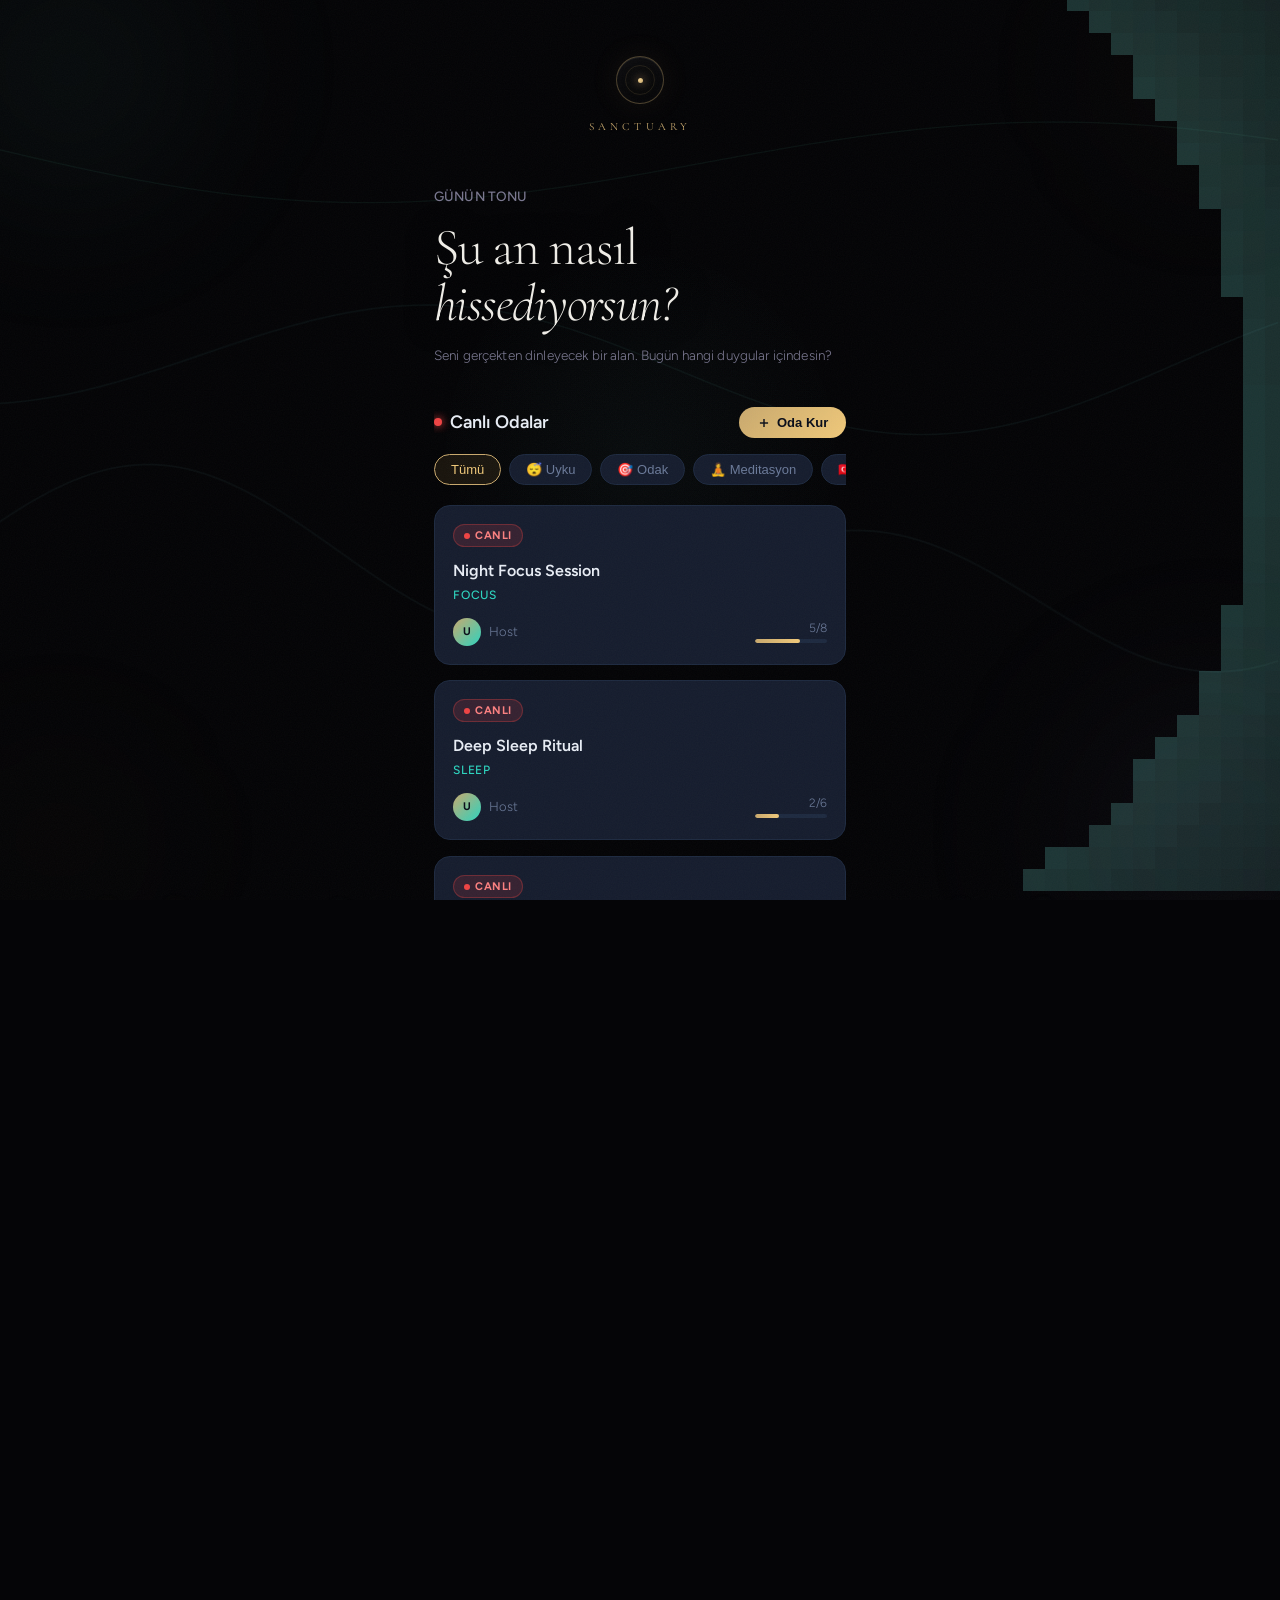
<file: index-14.html>
<!DOCTYPE html>
<html lang="tr">
<head>
<script>
/* Console polyfill — artifact/sandbox uyumluluğu */
(function(){
  var c = window.console = window.console || {};
  ['log','info','warn','error','debug','group','groupEnd','time','timeEnd'].forEach(function(m){
    if (typeof c[m] !== 'function') c[m] = function(){};
  });
})();
</script>
<meta charset="UTF-8">
<meta http-equiv="Content-Type" content="text/html; charset=utf-8">
<meta name="apple-mobile-web-app-capable" content="yes">
<meta name="apple-mobile-web-app-status-bar-style" content="black-translucent">
<meta name="apple-mobile-web-app-title" content="Sanctuary">
<meta name="viewport" content="width=device-width, initial-scale=1.0, maximum-scale=1.0, user-scalable=no, viewport-fit=cover">
<meta name="description" content="Sanctuary — Ses frekansları ve nefes rehberiyle zihinsel huzur.">
<meta name="theme-color" content="#050507">

<!-- PWA Manifest -->
<link rel="manifest" href="manifest.json">

<!-- App icon — inline SVG base64, no HTTP request -->
<link rel="apple-touch-icon" sizes="192x192" href="[data-uri]">

<title>Sanctuary — Your Inner Space</title>

<link rel="preconnect" href="https://fonts.googleapis.com">
<link rel="preconnect" href="https://fonts.gstatic.com" crossorigin>
<link rel="preload" as="style" href="https://fonts.googleapis.com/css2?family=Cormorant+Garamond:ital,wght@0,300;0,400;1,300;1,400&family=Figtree:wght@300;400;500&display=swap">
<link href="https://fonts.googleapis.com/css2?family=Cormorant+Garamond:ital,wght@0,300;0,400;1,300;1,400&family=Figtree:wght@300;400;500&display=swap" rel="stylesheet" media="print" onload="this.media='all'">
<noscript>
  <link href="https://fonts.googleapis.com/css2?family=Cormorant+Garamond:ital,wght@0,300;0,400;1,300;1,400&family=Figtree:wght@300;400;500&display=swap" rel="stylesheet">
</noscript>

<style>
/* ═══════════════════════════════════════════════════════════════
   SANCTUARY — Native-Grade CSS
   Optimized for 60 FPS on iOS/Android WebView
   ═══════════════════════════════════════════════════════════════

   ARCHITECTURE:
   1. TOKENS        — Design variables & system values
   2. RESET         — Base resets & native interaction
   3. LAYOUT        — Screen structure & safe area integration
   4. TYPOGRAPHY    — Display & UI type system
   5. ANIMATIONS    — GPU-only keyframes (transform + opacity)
   6. COMPONENTS    — Individual UI components
   7. SKELETON      — Loading state screens
   8. PERFORMANCE   — Low-power mode overrides

═══════════════════════════════════════════════════════════════ */


/* ─────────────────────────────────────────
   1. TOKENS
───────────────────────────────────────── */
:root {
  /* Color palette */
  --void:        #050507;
  --surface:     #111118;
  --surface-2:   #0d0d14;
  --border:      rgba(255,255,255,0.06);
  --border-glow: rgba(255,255,255,0.12);
  --text-prime:  #f0eee8;
  --text-dim:    #7a7890;
  --text-ghost:  #3a3850;
  --gold:        #c9a96e;
  --gold-mid:    #a87c42;
  --gold-dim:    rgba(201,169,110,0.35);
  --gold-ghost:  rgba(201,169,110,0.10);
  --teal:        #6ecdc4;
  --violet:      #9b8ec4;
  --breath-speed: 6s;

  /* Glass system — GPU optimized gradients instead of heavy blur */
  --glass-bg:         rgba(17,17,24,0.78);
  --glass-bg-deep:    rgba(10,10,16,0.88);
  --glass-border:     rgba(255,255,255,0.07);
  --glass-border-hi:  rgba(255,255,255,0.13);
  /* blur only applied on high-power mode; low-power uses gradient fallback */
  --glass-blur:       blur(10px);
  --glass-specular:   0 1px 0 rgba(255,255,255,0.07) inset;
  /* GPU-friendly glass gradient fallback (no backdrop-filter cost) */
  --glass-grad:       linear-gradient(160deg, rgba(255,255,255,0.04) 0%, rgba(255,255,255,0.01) 100%);

  /* Shadows via borders (cheaper than box-shadow layers) */
  --shadow-sm:  1px solid rgba(255,255,255,0.08);
  --shadow-gold: 1px solid rgba(201,169,110,0.2);

  /* Typography */
  --font-display: 'Cormorant Garamond', serif;
  --font-ui:      'Figtree', sans-serif;
  --tracking-wide:   0.18em;
  --tracking-wider:  0.24em;
  --tracking-widest: 0.38em;
  --leading-tight:   1.08;
  --leading-body:    1.68;
  --leading-loose:   1.82;

  /* Safe areas — always include fallback 0px */
  --sat: env(safe-area-inset-top, 0px);
  --sar: env(safe-area-inset-right, 0px);
  --sab: env(safe-area-inset-bottom, 0px);
  --sal: env(safe-area-inset-left, 0px);

  /* Animation timing */
  --ease-out-expo:   cubic-bezier(0.16, 1, 0.3, 1);
  --ease-spring:     cubic-bezier(0.34, 1.3, 0.64, 1);
  --ease-standard:   cubic-bezier(0.4, 0, 0.2, 1);
  --dur-fast:        0.18s;
  --dur-mid:         0.32s;
  --dur-slow:        0.55s;

  /* Skeleton shimmer */
  --skeleton-base:    rgba(255,255,255,0.04);
  --skeleton-shine:   rgba(255,255,255,0.09);
}


/* ─────────────────────────────────────────
   2. RESET & NATIVE INTERACTIONS
───────────────────────────────────────── */
*, *::before, *::after {
  box-sizing: border-box;
  margin: 0;
  padding: 0;

  /* Native touch feel */
  -webkit-tap-highlight-color: transparent;
  touch-action: manipulation;

  /* Prevent long-press selection menus */
  user-select: none;
  -webkit-user-select: none;

  /* GPU text rendering */
  -webkit-font-smoothing: antialiased;
  -moz-osx-font-smoothing: grayscale;
}

/* Allow text selection only in content areas */
textarea,
.affirm-text,
.ai-result-text,
.sanc-sub,
.mood-question p,
.health-json {
  user-select: text;
  -webkit-user-select: text;
}

html, body {
  height: 100%;
  width: 100%;
  max-width: 100vw;
  background: var(--void);
  color: var(--text-prime);
  font-family: var(--font-ui);
  font-weight: 300;
  overflow: hidden;
  overflow-x: hidden;
  -webkit-text-size-adjust: 100%;
  /* Promote to GPU composite layer */
  transform: translateZ(0);
  /* PHASE 6 — iOS Safari lastik efektini (rubber banding) engelle */
  overscroll-behavior: none;
  /* Yalnızca yatay + dikey kaydırmaya izin ver */
  touch-action: pan-x pan-y;
}

/* Noise texture overlay — pointer-events none, GPU composited */
body::after {
  content: '';
  position: fixed;
  inset: 0;
  background-image: url("data:image/svg+xml,%3Csvg xmlns='http://www.w3.org/2000/svg'%3E%3Cfilter id='n'%3E%3CfeTurbulence type='fractalNoise' baseFrequency='0.85' numOctaves='4' stitchTiles='stitch'/%3E%3C/filter%3E%3Crect width='100%25' height='100%25' filter='url(%23n)' opacity='0.03'/%3E%3C/svg%3E");
  pointer-events: none;
  z-index: 9999;
  /* Do NOT animate; static overlay is GPU-friendly */
  will-change: auto;
}


/* ─────────────────────────────────────────
   3. LAYOUT — Screens & Safe Areas
───────────────────────────────────────── */
_gen-canvas {
  position: fixed;
  inset: 0;
  width: 100%;
  height: 100%;
  z-index: 0;
  display: block;
  will-change: transform; /* canvas animates via JS */
}

_touch-layer {
  position: fixed;
  inset: 0;
  z-index: 20;
  display: none;
  pointer-events: none;
}
_touch-layer.on { display: block; }

/* Screen container — GPU composited transitions */
.screen {
  position: fixed;
  inset: 0;
  display: flex;
  align-items: flex-start;
  justify-content: center;
  z-index: 10;
  overflow-y: auto;
  overflow-x: hidden;
  -webkit-overflow-scrolling: touch;
  overscroll-behavior: contain;
  /* Only transform + opacity — no reflow */
  transition:
    opacity var(--dur-slow) var(--ease-standard),
    transform var(--dur-slow) var(--ease-standard);
  will-change: transform, opacity;
}
.screen.off {
  opacity: 0;
  transform: translate3d(0, 18px, 0);
  pointer-events: none;
}
.screen.on {
  opacity: 1;
  transform: translate3d(0, 0, 0);
}

/* Content wrapper — safe area padding via CSS variables */
.inner {
  width: 100%;
  max-width: 460px;
  /* Safe area: top banner height (56px) + notch */
  padding-top:    calc(56px + var(--sat));
  padding-bottom: calc(64px + var(--sab));
  padding-left:   calc(24px + var(--sal));
  padding-right:  calc(24px + var(--sar));
  display: flex;
  flex-direction: column;
  align-items: center;
  min-height: 100%;
}

.sanctuary-inner {
  max-width: 480px;
  width: 100%;
  padding-top:    calc(44px + var(--sat));
  padding-bottom: calc(56px + var(--sab));
  padding-left:   calc(24px + var(--sal));
  padding-right:  calc(24px + var(--sar));
  display: flex;
  flex-direction: column;
  align-items: center;
}


/* ─────────────────────────────────────────
   4. TYPOGRAPHY
───────────────────────────────────────── */
.display {
  font-family: var(--font-display);
  font-weight: 300;
  line-height: var(--leading-tight);
  letter-spacing: -0.025em;
  font-feature-settings: 'kern' 1, 'liga' 1, 'onum' 1;
  text-rendering: optimizeLegibility;
}
.display em {
  font-style: italic;
  letter-spacing: -0.03em;
}
.eyebrow {
  font-family: var(--font-ui);
  font-size: 9.5px;
  font-weight: 500;
  letter-spacing: var(--tracking-wider);
  text-transform: uppercase;
  color: var(--text-dim);
}
.label-xs {
  font-size: 9px;
  font-weight: 400;
  letter-spacing: var(--tracking-wide);
  text-transform: uppercase;
}
.label-sm {
  font-size: 10.5px;
  font-weight: 400;
  letter-spacing: 0.06em;
}


/* ─────────────────────────────────────────
   5. ANIMATIONS — GPU Only (transform + opacity)
   NO: top, left, margin, width, height, background
   YES: transform (translate3d, scale, rotate), opacity
───────────────────────────────────────── */

/* Entry animation — staggered fade-up */
@keyframes fadeUp {
  from {
    opacity: 0;
    transform: translate3d(0, 20px, 0);
  }
  to {
    opacity: 1;
    transform: translate3d(0, 0, 0);
  }
}
.a1 { animation: fadeUp 0.75s 0.05s var(--ease-standard) both; }
.a2 { animation: fadeUp 0.75s 0.17s var(--ease-standard) both; }
.a3 { animation: fadeUp 0.75s 0.29s var(--ease-standard) both; }
.a4 { animation: fadeUp 0.75s 0.41s var(--ease-standard) both; }
.a5 { animation: fadeUp 0.75s 0.53s var(--ease-standard) both; }
.a6 { animation: fadeUp 0.75s 0.65s var(--ease-standard) both; }
.a7 { animation: fadeUp 0.75s 0.77s var(--ease-standard) both; }

/* Simple opacity fade */
@keyframes fadeIn {
  from { opacity: 0; }
  to   { opacity: 1; }
}

/* Blink — scale instead of width/height change */
@keyframes blink {
  0%, 100% { opacity: 1;  transform: scale3d(1,   1, 1); }
  50%       { opacity: .4; transform: scale3d(0.65, 0.65, 1); }
}

/* Idle breath — scale only, no reflow */
@keyframes idlePulse {
  0%, 100% { transform: translate(-50%, -50%) scale3d(1,    1, 1); opacity: 0.3; }
  50%      { transform: translate(-50%, -50%) scale3d(1.15, 1.15, 1); opacity: 0.75; }
}

/* Ring pulse — GPU scale expand + fade out */
@keyframes ringPulse {
  0%   { transform: scale3d(1, 1, 1);       opacity: 1;  }
  100% { transform: scale3d(1.4, 1.4, 1);   opacity: 0;  }
}

/* Waveform bar animation — height as scaleY for GPU */
@keyframes waveAnim {
  from { transform: scaleY(0.15); opacity: 0.4; }
  to   { transform: scaleY(1);    opacity: 1;   }
}

/* AI orb spin */
@keyframes orbSpin {
  from { transform: rotate(0deg); }
  to   { transform: rotate(360deg); }
}

/* AI orb core breath */
@keyframes coreBreath {
  0%, 100% { transform: scale3d(1, 1, 1); }
  50%       { transform: scale3d(1.18, 1.18, 1); }
}

/* AI dot pulse */
@keyframes aiDot {
  0%, 100% { opacity: 0.7; transform: scale3d(1, 1, 1); }
  50%       { opacity: 1;   transform: scale3d(1.2, 1.2, 1); }
}

/* AI scan line — translateX instead of left */
@keyframes aiScan {
  0%   { transform: translate3d(-120%, 0, 0); opacity: 0; }
  12%  { opacity: 1; }
  88%  { opacity: 1; }
  100% { transform: translate3d(250%, 0, 0);  opacity: 0; }
}

/* Brainwave pulse — scale + opacity only */
@keyframes brainwavePulse {
  0%   { transform: scale3d(0.98, 0.98, 1); opacity: 0.6; }
  25%  { transform: scale3d(1.05, 1.05, 1); opacity: 1;   }
  50%  { transform: scale3d(1.02, 1.02, 1); opacity: 0.8; }
  75%  { transform: scale3d(1.06, 1.06, 1); opacity: 1;   }
  100% { transform: scale3d(0.98, 0.98, 1); opacity: 0.6; }
}
@keyframes brainwaveRingPulse {
  0%, 100% { transform: scale3d(1,    1, 1); opacity: 0.45; }
  50%       { transform: scale3d(1.04, 1.04, 1); opacity: 1; }
}

/* Mic recording glow — box-shadow allowed here (GPU composited) */
@keyframes micRecordGlow {
  0%, 100% { box-shadow: 0 0 0 3px rgba(255,60,80,0.18), 0 0 18px rgba(255,60,80,0.38); }
  50%       { box-shadow: 0 0 0 5px rgba(255,60,80,0.28), 0 0 32px rgba(255,60,80,0.65); }
}
@keyframes micPulse {
  0%, 100% { transform: scale3d(1, 1, 1); }
  50%       { transform: scale3d(1.12, 1.12, 1); }
}

/* Skeleton shimmer — translateX sweep */
@keyframes shimmer {
  0%   { transform: translate3d(-100%, 0, 0); }
  100% { transform: translate3d(200%, 0, 0); }
}

/* CF dot */
@keyframes cfDot {
  from { opacity: 0.3; transform: scale3d(0.7, 0.7, 1); }
  to   { opacity: 1;   transform: scale3d(1.2, 1.2, 1); }
}

/* Processing bar — scaleY instead of height */
@keyframes procBar {
  from { transform: scaleY(0.15); opacity: 0.35; }
  to   { transform: scaleY(1);    opacity: 1; }
}

/* Star twinkle */
@keyframes starTwinkle {
  0%, 100% { opacity: 0;          transform: scale3d(0, 0, 1); }
  50%       { opacity: var(--op); transform: scale3d(1, 1, 1); }
}

/* Dot bounce — translateY only */
@keyframes dotBounce {
  0%, 100% { opacity: 0.2; transform: translate3d(0, 0, 0); }
  50%       { opacity: 1;   transform: translate3d(0, -4px, 0); }
}

/* Paywall fade in */
@keyframes paywallFadeIn {
  from { opacity: 0; }
  to   { opacity: 1; }
}


/* ─────────────────────────────────────────
   6. COMPONENTS
───────────────────────────────────────── */

/* ── HP Banner ── */
_hp-banner {
  position: fixed;
  top: 0; left: 0; right: 0;
  z-index: 500;
  display: flex;
  align-items: center;
  justify-content: center;
  gap: 8px;
  padding-top:    calc(10px + var(--sat));
  padding-bottom: 10px;
  padding-left:   calc(16px + var(--sal));
  padding-right:  calc(16px + var(--sar));
  background: var(--glass-bg-deep);
  backdrop-filter: var(--glass-blur) saturate(180%);
  -webkit-backdrop-filter: var(--glass-blur) saturate(180%);
  border-bottom: 1px solid var(--glass-border);
  box-shadow: 0 1px 0 rgba(255,255,255,0.05) inset;
  font-size: 10.5px;
  letter-spacing: 0.08em;
  color: var(--text-dim);
  /* GPU slide — translateY only */
  transform: translate3d(0, -100%, 0);
  transition: transform var(--dur-slow) var(--ease-standard);
  will-change: transform;
}
_hp-banner.show {
  transform: translate3d(0, 0, 0);
}
_hp-banner .hp-icon {
  font-size: 14px;
  flex-shrink: 0;
}
_hp-banner .hp-close {
  margin-left: auto;
  cursor: pointer;
  padding: 2px 6px;
  color: var(--text-ghost);
  font-size: 14px;
  flex-shrink: 0;
  transition: color var(--dur-fast);
  touch-action: manipulation;
}
_hp-banner .hp-close:hover { color: var(--gold); }

/* ── Brand ── */
.brand {
  text-align: center;
  margin-bottom: 52px;
  width: 100%;
  flex-shrink: 0;
}
.brand-ring {
  display: inline-flex;
  align-items: center;
  justify-content: center;
  width: 48px;
  height: 48px;
  border-radius: 50%;
  background: radial-gradient(ellipse at 38% 28%, rgba(201,169,110,0.08), transparent 65%);
  border: 1px solid var(--gold-dim);
  box-shadow: var(--glass-specular), 0 0 32px rgba(201,169,110,0.08);
  position: relative;
  margin-bottom: 16px;
  flex-shrink: 0;
  /* Cheaper than backdrop-filter for a static brand mark */
  background-image: var(--glass-grad);
  will-change: transform, opacity;
}
.brand-ring::before {
  content: '';
  position: absolute;
  inset: 8px;
  border-radius: 50%;
  border: 1px solid rgba(201,169,110,0.12);
}
.brand-dot {
  width: 5px;
  height: 5px;
  border-radius: 50%;
  background: radial-gradient(circle at 35% 35%, #f0d090, var(--gold));
  box-shadow: 0 0 10px var(--gold), 0 0 22px rgba(201,169,110,0.4);
}
.brand-name {
  font-family: var(--font-display);
  font-size: 11px;
  font-weight: 400;
  letter-spacing: var(--tracking-widest);
  text-transform: uppercase;
  color: var(--gold);
  display: block;
  text-shadow: 0 0 24px rgba(201,169,110,0.3);
}

/* ── Mood Question ── */
.mood-question {
  width: 100%;
  margin-bottom: 40px;
  min-height: 112px;
  flex-shrink: 0;
}
.mood-question .eyebrow { margin-bottom: 12px; }
.mood-question h1 {
  font-size: clamp(36px, 9.5vw, 52px);
  margin-bottom: 12px;
  text-shadow: 0 2px 32px rgba(0,0,0,0.5);
}
.mood-question p {
  font-size: 13.5px;
  color: var(--text-dim);
  line-height: var(--leading-body);
  letter-spacing: 0.01em;
}

/* ── Mood Grid ── */
.mood-grid {
  display: grid;
  grid-template-columns: repeat(3, 1fr);
  gap: 9px;
  width: 100%;
  margin-bottom: 28px;
  flex-shrink: 0;
}
.mood-chip {
  min-height: 90px;
  flex-shrink: 0;
  padding: 17px 8px 14px;
  /* Glass without expensive backdrop-filter on each chip */
  background: var(--glass-bg);
  background-image: var(--glass-grad);
  border: 1px solid var(--glass-border);
  border-radius: 16px;
  text-align: center;
  cursor: pointer;
  display: flex;
  flex-direction: column;
  align-items: center;
  justify-content: center;
  touch-action: manipulation;
  /* Glassmorphism */
  backdrop-filter: blur(20px) saturate(180%);
  -webkit-backdrop-filter: blur(20px) saturate(180%);
  background: rgba(255,255,255,0.03);
  box-shadow: var(--glass-specular);
  transition:
    border-color var(--dur-mid) var(--ease-standard),
    transform   var(--dur-mid) var(--ease-standard),
    background  var(--dur-mid) var(--ease-standard);
  will-change: transform;
}
.mood-chip:hover {
  border-color: var(--gold-dim);
  transform: translate3d(0, -3px, 0);
}
.mood-chip.sel {
  border-color: var(--gold);
  background: linear-gradient(160deg, rgba(201,169,110,0.14) 0%, rgba(201,169,110,0.06) 100%);
}
.mood-chip .ic  { font-size: 26px; display: block; margin-bottom: 7px; line-height: 1; }
.mood-chip .lbl { font-size: 10px; letter-spacing: 0.06em; color: var(--text-dim); transition: color var(--dur-fast); font-weight: 400; }
.mood-chip.sel .lbl { color: var(--gold); }

/* ── Textarea ── */
.textarea-wrap {
  position: relative;
  width: 100%;
  margin-bottom: 24px;
  min-height: 112px;
  flex-shrink: 0;
}
.textarea-label {
  position: absolute;
  top: -9px;
  left: 16px;
  padding: 0 6px;
  background: var(--void);
  font-size: 9px;
  letter-spacing: var(--tracking-wide);
  text-transform: uppercase;
  color: var(--text-dim);
  z-index: 1;
  font-weight: 500;
}
.mood-textarea {
  width: 100%;
  height: 104px;
  background: var(--glass-bg);
  border: 1px solid var(--glass-border);
  border-radius: 18px;
  padding: 18px 20px;
  color: var(--text-prime);
  font-family: var(--font-ui);
  font-size: 16px;
  font-weight: 300;
  line-height: var(--leading-body);
  resize: none;
  outline: none;
  box-shadow: var(--glass-specular);
  transition: border-color 0.35s var(--ease-standard);
  touch-action: manipulation;
  user-select: text;
  -webkit-user-select: text;
}
.mood-textarea::placeholder { color: var(--text-ghost); font-style: italic; }
.mood-textarea:focus {
  border-color: var(--gold-dim);
  box-shadow: var(--glass-specular), 0 0 0 3px rgba(201,169,110,0.07);
}

/* ── CTA Button ── */
.cta-btn {
  width: 100%;
  padding: 20px 32px;
  flex-shrink: 0;
  background: linear-gradient(135deg, #d4a95a 0%, var(--gold) 35%, #9a6e30 100%);
  border: none;
  border-radius: 16px;
  color: rgba(6,4,0,0.9);
  font-family: var(--font-ui);
  font-size: 11px;
  font-weight: 600;
  letter-spacing: var(--tracking-wider);
  text-transform: uppercase;
  cursor: pointer;
  position: relative;
  overflow: hidden;
  touch-action: manipulation;
  box-shadow: 0 1px 0 rgba(255,220,140,0.35) inset, 0 -1px 0 rgba(0,0,0,0.2) inset;
  transition: transform var(--dur-mid) var(--ease-standard);
  will-change: transform;
}
.cta-btn::before {
  content: '';
  position: absolute;
  inset: 0;
  background: linear-gradient(180deg, rgba(255,255,255,0.22) 0%, rgba(255,255,255,0.04) 55%, transparent 100%);
  pointer-events: none;
}
.cta-btn::after {
  content: '';
  position: absolute;
  top: 0;
  left: 0;
  width: 60%;
  height: 100%;
  background: linear-gradient(90deg, transparent, rgba(255,255,255,0.22), transparent);
  transform: translate3d(-180%, 0, 0);
  transition: transform 0s;
}
.cta-btn:hover { transform: translate3d(0, -2px, 0); }
.cta-btn:hover::after { transform: translate3d(280%, 0, 0); transition: transform var(--dur-slow) ease; }
.cta-btn:active { transform: translate3d(0, 0, 0); }

/* ── Mood / Freq Badges ── */
.mood-badge-wrap {
  min-height: 36px;
  flex-shrink: 0;
  display: flex;
  align-items: center;
  margin-bottom: 16px;
}
.mood-badge {
  display: inline-flex;
  align-items: center;
  gap: 7px;
  padding: 6px 18px;
  background: linear-gradient(135deg, rgba(201,169,110,0.14), rgba(201,169,110,0.07));
  border: 1px solid var(--gold-dim);
  border-radius: 100px;
  font-family: var(--font-ui);
  font-size: 11px;
  color: var(--gold);
  letter-spacing: 0.1em;
  font-weight: 400;
  box-shadow: var(--glass-specular);
}

.freq-badge-wrap {
  min-height: 28px;
  flex-shrink: 0;
  display: flex;
  align-items: center;
  margin-bottom: 28px;
}
.freq-badge {
  display: inline-flex;
  align-items: center;
  gap: 7px;
  padding: 5px 16px;
  background: var(--glass-bg);
  border: 1px solid var(--glass-border);
  border-radius: 100px;
  font-size: 9px;
  letter-spacing: var(--tracking-wide);
  color: var(--text-ghost);
  text-transform: uppercase;
  transition: all var(--dur-slow) var(--ease-standard);
  box-shadow: var(--glass-specular);
  will-change: transform, opacity;
}
.freq-badge.on {
  border-color: var(--gold-dim);
  color: var(--gold);
  background: linear-gradient(135deg, rgba(201,169,110,0.12), rgba(201,169,110,0.05));
}
.freq-dot {
  width: 5px;
  height: 5px;
  border-radius: 50%;
  background: var(--text-ghost);
  transition: background var(--dur-slow);
}
.freq-badge.on .freq-dot {
  background: radial-gradient(circle at 35% 35%, #f0d090, var(--gold));
  box-shadow: 0 0 8px var(--gold), 0 0 14px rgba(201,169,110,0.5);
  animation: blink 2.2s ease-in-out infinite;
}

/* ── Breath Orb ── */
.breath-wrap {
  position: relative;
  width: 180px;
  height: 180px;
  flex-shrink: 0;
  display: flex;
  align-items: center;
  justify-content: center;
  margin-bottom: 20px;
  will-change: transform;
}
.b-ring {
  position: absolute;
  top: 50%; left: 50%;
  border-radius: 50%;
  border: 1px solid var(--gold-ghost);
  transform: translate(-50%, -50%) scale3d(1, 1, 1);
  opacity: 0.45;
  will-change: transform, opacity;
}
.b-ring-1 {
  width: 180px; height: 180px;
  transition:
    transform var(--breath-dur, 4s) ease-in-out,
    opacity   var(--breath-dur, 4s) ease-in-out;
}
.b-ring-2 {
  width: 140px; height: 140px;
  border-color: var(--gold-dim);
  transition:
    transform var(--breath-dur, 4s) ease-in-out 0.12s,
    opacity   var(--breath-dur, 4s) ease-in-out 0.12s;
}
.b-ring-3 {
  width: 100px; height: 100px;
  border-color: var(--gold);
  box-shadow: 0 0 28px var(--gold-ghost);
  transition:
    transform var(--breath-dur, 4s) ease-in-out 0.24s,
    opacity   var(--breath-dur, 4s) ease-in-out 0.24s;
}
.breath-wrap.breath-inhale .b-ring { transform: translate(-50%, -50%) scale3d(1.14, 1.14, 1); opacity: 1; }
.breath-wrap.breath-exhale .b-ring { transform: translate(-50%, -50%) scale3d(0.86, 0.86, 1); opacity: 0.35; }
.breath-wrap.breath-hold   .b-ring { transform: translate(-50%, -50%) scale3d(1.0,  1.0,  1); opacity: 0.65; }
.breath-wrap.breath-idle .b-ring-1 { animation: idlePulse 5s ease-in-out infinite; }
.breath-wrap.breath-idle .b-ring-2 { animation: idlePulse 5s ease-in-out infinite 0.4s; }
.breath-wrap.breath-idle .b-ring-3 { animation: idlePulse 5s ease-in-out infinite 0.8s; }

.b-core {
  width: 52px; height: 52px;
  border-radius: 50%;
  flex-shrink: 0;
  background: radial-gradient(circle at 38% 38%, #e8c98a, #9a6e30);
  box-shadow: 0 0 32px var(--gold-dim);
  display: flex;
  align-items: center;
  justify-content: center;
  font-size: 20px;
  position: relative;
  z-index: 1;
  /* GPU-only transition */
  transition: transform 0.1s ease-out, opacity 0.1s ease-out;
  will-change: transform, opacity;
}

/* ── Breath Guide ── */
.breath-guide-wrap {
  min-height: 22px;
  flex-shrink: 0;
  margin-bottom: 20px;
  display: flex;
  align-items: center;
}
.breath-guide {
  font-size: 11px;
  letter-spacing: 0.14em;
  text-transform: uppercase;
  color: var(--text-ghost);
  transition: color var(--dur-mid);
}
.breath-guide.on { color: var(--gold); }

/* ── Waveform — scaleY instead of height to avoid reflow ── */
.waveform {
  display: flex;
  align-items: center;
  gap: 3px;
  height: 30px;
  flex-shrink: 0;
  margin-bottom: 20px;
}
.wbar {
  width: 3px;
  border-radius: 4px;
  background: var(--text-ghost);
  /* Use scale(1) as baseline — GPU-only */
  height: 24px; /* fixed container height */
  transform: scaleY(0.15);
  transform-origin: center bottom;
  flex-shrink: 0;
  transition: background var(--dur-mid);
  will-change: transform, opacity;
}
.wbar.on {
  background: var(--gold);
  animation: waveAnim var(--dur) ease-in-out infinite alternate;
  animation-delay: var(--del);
}

/* ── Play Button ── */
.play-wrap {
  display: flex;
  flex-direction: column;
  align-items: center;
  gap: 10px;
  flex-shrink: 0;
  margin-bottom: 18px;
}
.play-btn {
  position: relative;
  width: 72px; height: 72px;
  border-radius: 50%;
  flex-shrink: 0;
  background:
    radial-gradient(ellipse at 40% 30%, rgba(201,169,110,0.06), transparent 60%),
    var(--glass-bg);
  border: 1px solid rgba(201,169,110,0.28);
  cursor: pointer;
  display: flex;
  align-items: center;
  justify-content: center;
  outline: none;
  touch-action: manipulation;
  box-shadow: 0 1px 0 rgba(255,255,255,0.08) inset, 0 -1px 0 rgba(0,0,0,0.2) inset;
  transition: all var(--dur-mid) var(--ease-standard);
  will-change: transform, opacity;
}
/* Outer ring via pseudo — uses transform for animation, no left/top */
.play-btn::before {
  content: '';
  position: absolute;
  inset: -8px;
  border-radius: 50%;
  border: 1px solid rgba(201,169,110,0.1);
  transition: all var(--dur-mid) var(--ease-standard);
}
.play-btn:hover {
  border-color: var(--gold);
  box-shadow: 0 1px 0 rgba(255,255,255,0.1) inset, 0 -1px 0 rgba(0,0,0,0.2) inset, 0 0 32px rgba(201,169,110,0.2);
}
.play-btn:hover::before {
  transform: scale3d(1.18, 1.18, 1);
  border-color: var(--gold-dim);
}
.play-btn.on {
  background: radial-gradient(ellipse at 40% 30%, rgba(201,169,110,0.18), rgba(201,169,110,0.06) 70%);
  border-color: var(--gold);
  box-shadow: 0 1px 0 rgba(255,220,140,0.2) inset, 0 -1px 0 rgba(0,0,0,0.2) inset, 0 0 48px rgba(201,169,110,0.28);
}
.play-btn.on::before {
  animation: ringPulse 2.2s ease-in-out infinite;
  transform-origin: center;
}
.play-icon {
  font-size: 22px;
  color: var(--gold);
  margin-left: 3px;
  transition: margin var(--dur-fast);
  line-height: 1;
  filter: drop-shadow(0 0 6px rgba(201,169,110,0.5));
}
.play-btn.on .play-icon { margin-left: 0; }
.play-lbl {
  font-size: 9px;
  letter-spacing: var(--tracking-wider);
  text-transform: uppercase;
  color: var(--text-ghost);
  transition: color var(--dur-mid);
  font-weight: 500;
}

/* ── Pills ── */
.pills-row {
  display: flex;
  align-items: center;
  gap: 10px;
  min-height: 36px;
  flex-shrink: 0;
  margin-bottom: 28px;
}
.pill {
  display: flex;
  align-items: center;
  gap: 6px;
  padding: 6px 16px;
  flex-shrink: 0;
  background: var(--glass-bg);
  border: 1px solid var(--glass-border);
  border-radius: 100px;
  font-size: 9.5px;
  letter-spacing: 0.1em;
  text-transform: uppercase;
  color: var(--text-ghost);
  transition: all 0.45s var(--ease-standard);
  box-shadow: var(--glass-specular);
  font-weight: 400;
  will-change: transform, opacity;
}
.pill.on    { border-color: rgba(110,205,196,0.5); color: var(--teal);   background: rgba(110,205,196,0.08); }
.pill-b.on  { border-color: rgba(155,142,196,0.5); color: var(--violet); background: rgba(155,142,196,0.08); }
.pill-icon { font-size: 12px; }

/* ── Divider ── */
.div-line {
  width: 44px;
  height: 1px;
  background: linear-gradient(90deg, transparent, var(--gold-dim), transparent);
  flex-shrink: 0;
  margin: 0 auto 20px;
}

/* ── Sanctuary Text ── */
.sanc-title {
  font-size: clamp(28px, 7vw, 44px);
  text-align: center;
  margin-bottom: 12px;
  min-height: 54px;
  flex-shrink: 0;
  text-shadow: 0 2px 40px rgba(0,0,0,0.4);
}
.sanc-sub {
  font-size: 13px;
  color: var(--text-dim);
  line-height: var(--leading-loose);
  text-align: center;
  max-width: 340px;
  margin-bottom: 32px;
  min-height: 72px;
  flex-shrink: 0;
  letter-spacing: 0.01em;
}

/* ── S Cards ── */
.s-cards {
  display: grid;
  grid-template-columns: repeat(3, 1fr);
  gap: 9px;
  width: 100%;
  margin-bottom: 26px;
  flex-shrink: 0;
}
.s-card {
  background: var(--glass-bg);
  background-image: var(--glass-grad);
  border: 1px solid var(--glass-border);
  border-radius: 18px;
  padding: 18px 10px;
  text-align: center;
  cursor: pointer;
  min-height: 90px;
  flex-shrink: 0;
  display: flex;
  flex-direction: column;
  align-items: center;
  justify-content: center;
  box-shadow: var(--glass-specular);
  transition: all var(--dur-mid) var(--ease-standard);
  position: relative;
  overflow: hidden;
  will-change: transform;
}
.s-card::before {
  content: '';
  position: absolute;
  top: 0; left: 0; right: 0;
  height: 1px;
  background: linear-gradient(90deg, transparent, rgba(255,255,255,0.1), transparent);
}
.s-card::after {
  content: '';
  position: absolute;
  bottom: 0; left: 0; right: 0;
  height: 2px;
  background: linear-gradient(90deg, transparent, var(--gold), transparent);
  opacity: 0;
  transition: opacity var(--dur-mid);
}
.s-card:hover {
  border-color: var(--glass-border-hi);
  transform: translate3d(0, -3px, 0);
}
.s-card:hover::after { opacity: 1; }
.s-card-ic  { font-size: 22px; display: block; margin-bottom: 8px; }
.s-card-nm  { font-size: 10px; color: var(--text-dim); letter-spacing: 0.06em; margin-bottom: 3px; font-weight: 400; }
.s-card-dur { font-size: 9px; color: var(--text-ghost); letter-spacing: 0.1em; }

/* ── Affirmation ── */
.affirm {
  background: var(--glass-bg-deep);
  background-image: var(--glass-grad);
  border: 1px solid var(--glass-border);
  border-radius: 22px;
  padding: 28px 26px;
  width: 100%;
  margin-bottom: 28px;
  position: relative;
  overflow: hidden;
  min-height: 100px;
  flex-shrink: 0;
  box-shadow: var(--glass-specular);
}
.affirm::before {
  content: '"';
  position: absolute;
  top: -10px; left: 16px;
  font-family: var(--font-display);
  font-size: 88px;
  color: rgba(201,169,110,0.08);
  line-height: 1;
  pointer-events: none;
}
.affirm-text {
  font-family: var(--font-display);
  font-size: 18px;
  font-weight: 300;
  font-style: italic;
  color: var(--text-prime);
  line-height: 1.7;
  position: relative;
  z-index: 1;
  text-shadow: 0 1px 12px rgba(0,0,0,0.3);
  user-select: text;
  -webkit-user-select: text;
}

/* ── Back Button ── */
.back-btn {
  display: inline-flex;
  align-items: center;
  gap: 8px;
  padding: 12px 24px;
  flex-shrink: 0;
  background: var(--glass-bg);
  border: 1px solid var(--glass-border);
  border-radius: 100px;
  color: var(--text-dim);
  font-family: var(--font-ui);
  font-size: 10.5px;
  letter-spacing: var(--tracking-wide);
  text-transform: uppercase;
  cursor: pointer;
  touch-action: manipulation;
  box-shadow: var(--glass-specular);
  transition: all var(--dur-mid);
  font-weight: 400;
  will-change: transform;
}
.back-btn:hover { border-color: var(--gold-dim); color: var(--gold); }

/* ── Sleep Timer ── */
.sleep-timer-row {
  display: flex;
  align-items: center;
  gap: 8px;
  width: 100%;
  justify-content: center;
  margin-bottom: 18px;
  flex-shrink: 0;
  flex-wrap: wrap;
}
.sleep-timer-label {
  font-size: 9.5px;
  letter-spacing: 0.18em;
  text-transform: uppercase;
  color: var(--text-ghost);
  width: 100%;
  text-align: center;
  margin-bottom: 4px;
}
.stimer-btn {
  padding: 6px 14px;
  background: var(--surface);
  border: 1px solid var(--border);
  border-radius: 100px;
  font-size: 10px;
  letter-spacing: 0.1em;
  text-transform: uppercase;
  color: var(--text-ghost);
  cursor: pointer;
  transition: all var(--dur-mid);
  font-family: var(--font-ui);
  touch-action: manipulation;
}
.stimer-btn:hover { border-color: var(--gold-dim); color: var(--gold); }
.stimer-btn.active { border-color: var(--violet); color: var(--violet); background: rgba(155,142,196,0.1); }
.stimer-btn.fading { border-color: var(--teal); color: var(--teal); background: rgba(110,205,196,0.08); animation: blink 1.8s ease-in-out infinite; }
_stimer-status {
  font-size: 9.5px;
  letter-spacing: 0.14em;
  color: var(--text-ghost);
  text-align: center;
  width: 100%;
  margin-top: 2px;
  min-height: 14px;
  transition: color var(--dur-mid);
}
_stimer-status.active { color: var(--violet); }
_stimer-status.fading { color: var(--teal); }

/* ── Analytics ── */
.analytics-header {
  text-align: center;
  margin-bottom: 32px;
  width: 100%;
}
.analytics-header h2 {
  font-family: var(--font-display);
  font-size: clamp(28px, 7vw, 38px);
  font-weight: 300;
  margin-bottom: 8px;
}
.analytics-header p {
  font-size: 12px;
  color: var(--text-dim);
  letter-spacing: 0.08em;
}
.analytics-grid {
  display: grid;
  grid-template-columns: repeat(3, 1fr);
  gap: 9px;
  width: 100%;
  margin-bottom: 24px;
}
.astat {
  background: var(--surface);
  border: 1px solid var(--border);
  border-radius: 14px;
  padding: 16px 8px;
  text-align: center;
}
.astat-val {
  font-family: var(--font-display);
  font-size: 28px;
  font-weight: 300;
  color: var(--gold);
  line-height: 1.1;
  display: block;
}
.astat-lbl {
  font-size: 9px;
  letter-spacing: 0.14em;
  text-transform: uppercase;
  color: var(--text-ghost);
  margin-top: 4px;
  display: block;
}
.chart-wrap {
  width: 100%;
  background: var(--surface);
  border: 1px solid var(--border);
  border-radius: 16px;
  padding: 20px 16px;
  margin-bottom: 20px;
}
.chart-title {
  font-size: 9.5px;
  letter-spacing: 0.18em;
  text-transform: uppercase;
  color: var(--text-dim);
  margin-bottom: 16px;
}
_analytics-canvas { width: 100%; display: block; }

/* ── Mood Log ── */
.mood-log-list { width: 100%; margin-bottom: 24px; }
.log-item {
  display: flex;
  align-items: center;
  gap: 10px;
  padding: 10px 0;
  border-bottom: 1px solid var(--border);
}
.log-item:last-child { border-bottom: none; }
.log-emoji { font-size: 18px; flex-shrink: 0; }
.log-info  { flex: 1; min-width: 0; }
.log-mood  { font-size: 12px; color: var(--text-prime); margin-bottom: 2px; }
.log-meta  { font-size: 10px; color: var(--text-ghost); letter-spacing: 0.06em; }
.log-dur   { font-size: 11px; color: var(--gold); margin-left: auto; flex-shrink: 0; }

.clear-data-btn {
  padding: 9px 22px;
  background: transparent;
  border: 1px solid rgba(255,80,80,0.2);
  border-radius: 100px;
  color: rgba(255,100,100,0.5);
  font-family: var(--font-ui);
  font-size: 10px;
  letter-spacing: 0.12em;
  text-transform: uppercase;
  cursor: pointer;
  transition: all var(--dur-mid);
  margin-bottom: 16px;
  touch-action: manipulation;
}
.clear-data-btn:hover { border-color: rgba(255,80,80,0.5); color: rgba(255,120,120,0.8); }

/* ── Notification Toast ── */
_notif-toast {
  position: fixed;
  bottom: calc(24px + var(--sab));
  left: 50%;
  /* GPU-only transform — no bottom/top animation */
  transform: translate3d(-50%, 140px, 0);
  background: var(--glass-bg-deep);
  border: 1px solid var(--glass-border-hi);
  border-radius: 22px;
  padding: 18px 22px;
  width: calc(100% - 48px);
  max-width: 380px;
  z-index: 600;
  transition: transform var(--dur-slow) var(--ease-standard);
  backdrop-filter: var(--glass-blur) saturate(160%);
  -webkit-backdrop-filter: var(--glass-blur) saturate(160%);
  box-shadow: var(--glass-specular);
  will-change: transform;
}
_notif-toast.show {
  transform: translate3d(-50%, 0, 0);
}
_notif-toast .nt-title  { font-size: 12px; font-weight: 500; color: var(--text-prime); margin-bottom: 5px; letter-spacing: 0.05em; }
_notif-toast .nt-body   { font-size: 11.5px; color: var(--text-dim); line-height: var(--leading-body); margin-bottom: 16px; }
_notif-toast .nt-actions { display: flex; gap: 8px; justify-content: flex-end; }
_notif-toast .nt-yes {
  padding: 8px 20px;
  background: linear-gradient(135deg, rgba(201,169,110,0.18), rgba(201,169,110,0.09));
  border: 1px solid var(--gold-dim);
  border-radius: 100px;
  color: var(--gold);
  font-family: var(--font-ui);
  font-size: 9.5px;
  letter-spacing: var(--tracking-wide);
  text-transform: uppercase;
  cursor: pointer;
  box-shadow: var(--glass-specular);
  transition: all var(--dur-mid);
  touch-action: manipulation;
}
_notif-toast .nt-no {
  padding: 8px 16px;
  background: transparent;
  border: 1px solid var(--glass-border);
  border-radius: 100px;
  color: var(--text-ghost);
  font-family: var(--font-ui);
  font-size: 9.5px;
  letter-spacing: var(--tracking-wide);
  text-transform: uppercase;
  cursor: pointer;
  touch-action: manipulation;
}

/* ── Health Modal ── */
_health-modal {
  position: fixed;
  inset: 0;
  z-index: 700;
  background: rgba(5,5,7,0.85);
  backdrop-filter: blur(10px);
  -webkit-backdrop-filter: blur(10px);
  display: flex;
  align-items: flex-end;
  justify-content: center;
  opacity: 0;
  pointer-events: none;
  transition: opacity var(--dur-mid);
}
_health-modal.show { opacity: 1; pointer-events: all; }
.health-sheet {
  background: var(--surface);
  border: 1px solid var(--border);
  border-radius: 24px 24px 0 0;
  /* Safe area at bottom */
  padding: 28px 24px calc(40px + var(--sab));
  width: 100%;
  max-width: 480px;
  transform: translate3d(0, 100%, 0);
  transition: transform 0.45s var(--ease-standard);
  will-change: transform;
}
_health-modal.show .health-sheet { transform: translate3d(0, 0, 0); }
.health-sheet h3 { font-family: var(--font-display); font-size: 24px; font-weight: 300; margin-bottom: 6px; text-align: center; }
.health-sheet .hs-sub { font-size: 11px; color: var(--text-dim); text-align: center; margin-bottom: 20px; letter-spacing: 0.06em; }
.health-json {
  background: var(--void);
  border: 1px solid var(--border);
  border-radius: 12px;
  padding: 14px 16px;
  font-family: monospace;
  font-size: 10.5px;
  color: var(--teal);
  white-space: pre-wrap;
  word-break: break-all;
  max-height: 160px;
  overflow-y: auto;
  margin-bottom: 16px;
  line-height: 1.6;
  user-select: text;
  -webkit-user-select: text;
}
.hs-actions { display: flex; gap: 10px; }
.hs-copy {
  flex: 1;
  padding: 13px;
  background: var(--gold-ghost);
  border: 1px solid var(--gold-dim);
  border-radius: 12px;
  color: var(--gold);
  font-family: var(--font-ui);
  font-size: 11px;
  letter-spacing: 0.14em;
  text-transform: uppercase;
  cursor: pointer;
  transition: all var(--dur-mid);
  touch-action: manipulation;
}
.hs-copy:hover { background: rgba(201,169,110,0.2); }
.hs-close {
  padding: 13px 18px;
  background: transparent;
  border: 1px solid var(--border);
  border-radius: 12px;
  color: var(--text-ghost);
  font-family: var(--font-ui);
  font-size: 11px;
  letter-spacing: 0.14em;
  text-transform: uppercase;
  cursor: pointer;
  touch-action: manipulation;
}

/* ── Sounds ── */
.sounds-section { width: 100%; margin-bottom: 24px; flex-shrink: 0; }
.sounds-section-title {
  font-size: 9px;
  letter-spacing: var(--tracking-wider);
  text-transform: uppercase;
  color: var(--text-dim);
  margin-bottom: 12px;
  display: flex;
  align-items: center;
  gap: 10px;
  font-weight: 500;
}
.sounds-section-title::after {
  content: '';
  flex: 1;
  height: 1px;
  background: linear-gradient(90deg, var(--glass-border), transparent);
}
.s-sounds-grid {
  display: grid;
  grid-template-columns: repeat(2, 1fr);
  gap: 9px;
  width: 100%;
}
.s-card.premium {
  border-color: rgba(201,169,110,0.14);
  background: linear-gradient(160deg, rgba(201,169,110,0.07) 0%, rgba(17,17,24,0.55) 100%);
}
.s-card.premium:hover { border-color: var(--gold-dim); }
.s-card-lock {
  position: absolute;
  top: 9px; right: 10px;
  font-size: 12px;
  line-height: 1;
  opacity: 0.85;
  z-index: 2;
  filter: drop-shadow(0 0 6px rgba(201,169,110,0.8)) drop-shadow(0 1px 3px rgba(0,0,0,0.6));
  pointer-events: none;
}
.s-card-tag {
  font-size: 8.5px;
  letter-spacing: 0.14em;
  text-transform: uppercase;
  color: var(--gold);
  margin-top: 2px;
  opacity: 0.7;
}

/* ── Analytics Link ── */
.analytics-link {
  display: inline-flex;
  align-items: center;
  gap: 6px;
  font-size: 9.5px;
  letter-spacing: var(--tracking-wide);
  text-transform: uppercase;
  color: var(--text-ghost);
  cursor: pointer;
  margin-bottom: 16px;
  padding: 8px 18px;
  background: var(--glass-bg);
  border: 1px solid var(--glass-border);
  border-radius: 100px;
  transition: all var(--dur-mid);
  font-family: var(--font-ui);
  font-weight: 400;
  box-shadow: var(--glass-specular);
  touch-action: manipulation;
  will-change: transform, opacity;
}
.analytics-link:hover { color: var(--gold); border-color: var(--gold-dim); }

/* ── AI Oracle ── */
.ai-oracle { width: 100%; margin-bottom: 28px; flex-shrink: 0; position: relative; }
.ai-oracle-header { display: flex; align-items: center; justify-content: space-between; margin-bottom: 14px; }
.ai-oracle-title {
  font-size: 9px;
  letter-spacing: var(--tracking-wider);
  text-transform: uppercase;
  color: var(--text-dim);
  display: flex;
  align-items: center;
  gap: 8px;
  font-weight: 500;
}
.ai-oracle-title::before {
  content: '';
  display: inline-block;
  width: 6px;
  height: 6px;
  border-radius: 50%;
  background: radial-gradient(circle at 35% 35%, #c4b8e8, #7b6ec4);
  box-shadow: 0 0 8px rgba(155,142,196,0.7), 0 0 16px rgba(155,142,196,0.3);
  animation: aiDot 2.4s ease-in-out infinite;
}
.ai-oracle-badge {
  font-size: 8px;
  letter-spacing: var(--tracking-wide);
  text-transform: uppercase;
  padding: 4px 12px;
  background: rgba(155,142,196,0.1);
  border: 1px solid rgba(155,142,196,0.22);
  border-radius: 100px;
  color: var(--violet);
  box-shadow: 0 1px 0 rgba(255,255,255,0.05) inset;
  font-weight: 500;
}

.ai-card {
  background: linear-gradient(160deg, rgba(155,142,196,0.08) 0%, rgba(10,10,16,0.65) 100%);
  border: 1px solid rgba(155,142,196,0.16);
  border-radius: 22px;
  padding: 22px;
  position: relative;
  overflow: hidden;
  backdrop-filter: var(--glass-blur);
  -webkit-backdrop-filter: var(--glass-blur);
  box-shadow: 0 1px 0 rgba(255,255,255,0.06) inset;
  will-change: transform, opacity;
}
.ai-card::after {
  content: '';
  position: absolute;
  top: 0; left: 0; right: 0;
  height: 1px;
  background: linear-gradient(90deg, transparent, rgba(155,142,196,0.4), rgba(110,205,196,0.3), transparent);
  pointer-events: none;
}
.ai-card::before {
  content: '';
  position: absolute;
  top: 0;
  left: 0;
  width: 55%;
  height: 1px;
  background: linear-gradient(90deg, transparent, rgba(155,142,196,0.55), rgba(110,205,196,0.35), transparent);
  /* translateX instead of left — GPU composited */
  animation: aiScan 4s ease-in-out infinite;
  pointer-events: none;
}

.ai-mic-btn {
  position: absolute;
  bottom: 12px; right: 12px;
  width: 34px; height: 34px;
  border-radius: 50%;
  background: rgba(155,142,196,0.12);
  border: 1px solid rgba(155,142,196,0.28);
  color: rgba(155,142,196,0.75);
  display: flex;
  align-items: center;
  justify-content: center;
  cursor: pointer;
  touch-action: manipulation;
  transition: all var(--dur-mid) var(--ease-standard);
  box-shadow: 0 1px 0 rgba(255,255,255,0.05) inset;
  will-change: transform;
}
.ai-mic-btn:hover { background: rgba(155,142,196,0.22); border-color: rgba(155,142,196,0.55); color: var(--violet); }
.ai-mic-btn.recording {
  background: rgba(212,80,100,0.18) !important;
  border-color: rgba(255,60,80,0.7) !important;
  color: #ff4060 !important;
  box-shadow: 0 0 0 3px rgba(255,60,80,0.18), 0 0 20px rgba(255,60,80,0.42) !important;
  animation: micRecordGlow 1.1s ease-in-out infinite !important;
}

.ai-textarea-wrap { position: relative; margin-bottom: 14px; }
.ai-textarea { padding-right: 54px !important; }
.ai-textarea-label {
  position: absolute;
  top: -9px; left: 14px;
  padding: 0 6px;
  background: rgba(10,10,16,0.9);
  font-size: 8.5px;
  letter-spacing: var(--tracking-wide);
  text-transform: uppercase;
  color: rgba(155,142,196,0.75);
  z-index: 1;
  font-weight: 500;
}
.ai-textarea {
  width: 100%;
  min-height: 90px;
  background: rgba(5,5,7,0.55);
  border: 1px solid rgba(155,142,196,0.18);
  border-radius: 16px;
  padding: 16px 18px;
  color: var(--text-prime);
  font-family: var(--font-ui);
  font-size: 16px;
  font-weight: 300;
  line-height: var(--leading-body);
  resize: none;
  outline: none;
  backdrop-filter: blur(8px);
  -webkit-backdrop-filter: blur(8px);
  box-shadow: 0 1px 0 rgba(255,255,255,0.04) inset;
  transition: border-color var(--dur-mid);
  touch-action: manipulation;
  user-select: text;
  -webkit-user-select: text;
}
.ai-textarea::placeholder { color: var(--text-ghost); font-style: italic; font-size: 14px; }
.ai-textarea:focus {
  border-color: rgba(155,142,196,0.42);
  box-shadow: 0 1px 0 rgba(255,255,255,0.04) inset, 0 0 0 3px rgba(155,142,196,0.07);
}

.ai-generate-btn {
  width: 100%;
  padding: 18px;
  background: linear-gradient(135deg, #7c6fb5 0%, #4a8585 100%);
  border: none;
  border-radius: 16px;
  color: rgba(255,255,255,0.94);
  font-family: var(--font-ui);
  font-size: 11px;
  font-weight: 600;
  letter-spacing: var(--tracking-wider);
  text-transform: uppercase;
  cursor: pointer;
  position: relative;
  overflow: hidden;
  touch-action: manipulation;
  box-shadow: 0 1px 0 rgba(255,255,255,0.18) inset, 0 -1px 0 rgba(0,0,0,0.22) inset;
  transition: transform var(--dur-mid) var(--ease-standard), opacity var(--dur-fast);
  will-change: transform, opacity;
}
.ai-generate-btn::after {
  content: '';
  position: absolute;
  inset: 0;
  background: linear-gradient(180deg, rgba(255,255,255,0.14) 0%, transparent 55%);
  pointer-events: none;
}
.ai-generate-btn::before {
  content: '';
  position: absolute;
  top: 0; left: 0;
  width: 60%;
  height: 100%;
  background: linear-gradient(90deg, transparent, rgba(255,255,255,0.16), transparent);
  transform: translate3d(-180%, 0, 0);
}
.ai-generate-btn:hover { transform: translate3d(0, -2px, 0); }
.ai-generate-btn:hover::before { transform: translate3d(280%, 0, 0); transition: transform var(--dur-slow) ease; }
.ai-generate-btn:active { transform: translate3d(0, 0, 0); opacity: 0.85; }
.ai-generate-btn:disabled { opacity: 0.38; cursor: not-allowed; transform: none; }

.ai-result {
  margin-top: 14px;
  padding: 16px 18px;
  background: rgba(110,205,196,0.05);
  border: 1px solid rgba(110,205,196,0.18);
  border-radius: 16px;
  display: none;
  flex-direction: column;
  gap: 8px;
  animation: fadeUp 0.5s ease both;
  backdrop-filter: blur(8px);
  -webkit-backdrop-filter: blur(8px);
  box-shadow: 0 1px 0 rgba(110,205,196,0.08) inset;
}
.ai-result.show { display: flex; }
.ai-result-label { font-size: 8.5px; letter-spacing: var(--tracking-wider); text-transform: uppercase; color: var(--teal); font-weight: 500; }
.ai-result-text  { font-family: var(--font-display); font-size: 16px; font-weight: 300; font-style: italic; color: var(--text-prime); line-height: 1.65; user-select: text; -webkit-user-select: text; }
.ai-result-freq  { display: flex; gap: 8px; flex-wrap: wrap; margin-top: 2px; }
.ai-freq-chip    { padding: 4px 12px; background: rgba(110,205,196,0.09); border: 1px solid rgba(110,205,196,0.22); border-radius: 100px; font-size: 9px; letter-spacing: 0.12em; color: var(--teal); text-transform: uppercase; font-weight: 500; }

/* ── AI Processing Overlay ── */
_ai-processing {
  position: fixed;
  inset: 0;
  z-index: 1800;
  display: none;
  align-items: center;
  justify-content: center;
  background: rgba(5,5,7,0.88);
  backdrop-filter: blur(20px);
  -webkit-backdrop-filter: blur(20px);
}
_ai-processing.show { display: flex; animation: fadeIn 0.3s ease both; }

.ai-proc-inner {
  display: flex;
  flex-direction: column;
  align-items: center;
  gap: 28px;
  padding: 0 32px;
  text-align: center;
}
.ai-orb {
  position: relative;
  width: 120px; height: 120px;
  display: flex;
  align-items: center;
  justify-content: center;
  flex-shrink: 0;
}
.ai-orb-ring { position: absolute; border-radius: 50%; border: 1px solid transparent; }
.ai-orb-ring-1 { width: 120px; height: 120px; border-color: rgba(155,142,196,0.35); animation: orbSpin 4s linear infinite; box-shadow: 0 0 12px rgba(155,142,196,0.15); }
.ai-orb-ring-2 { width: 86px;  height: 86px;  border-color: rgba(110,205,196,0.4);  animation: orbSpin 2.8s linear infinite reverse; box-shadow: 0 0 10px rgba(110,205,196,0.15); }
.ai-orb-ring-3 { width: 54px;  height: 54px;  border-color: rgba(201,169,110,0.5);  animation: orbSpin 1.8s linear infinite; box-shadow: 0 0 14px rgba(201,169,110,0.2); }
.ai-orb-ring-1::after { content: ''; position: absolute; top: -3px; left: 50%; transform: translateX(-50%); width: 6px; height: 6px; border-radius: 50%; background: var(--violet); box-shadow: 0 0 10px var(--violet); }
.ai-orb-ring-2::after { content: ''; position: absolute; bottom: -3px; left: 50%; transform: translateX(-50%); width: 5px; height: 5px; border-radius: 50%; background: var(--teal); box-shadow: 0 0 10px var(--teal); }
.ai-orb-ring-3::after { content: ''; position: absolute; top: -2.5px; left: 50%; transform: translateX(-50%); width: 5px; height: 5px; border-radius: 50%; background: var(--gold); box-shadow: 0 0 8px var(--gold); }
.ai-orb-core {
  width: 28px; height: 28px;
  border-radius: 50%;
  background: radial-gradient(circle at 40% 40%, #b8a8e0, #5a4f8a);
  box-shadow: 0 0 24px rgba(155,142,196,0.6);
  animation: coreBreath 2s ease-in-out infinite;
  position: relative;
  z-index: 1;
  will-change: transform;
}
.ai-stars { position: absolute; inset: 0; pointer-events: none; overflow: hidden; }
.ai-star  { position: absolute; border-radius: 50%; background: white; animation: starTwinkle var(--dur) ease-in-out infinite var(--del); }
.ai-proc-title { font-family: var(--font-display); font-size: clamp(22px, 6vw, 30px); font-weight: 300; color: var(--text-prime); line-height: 1.2; }
.ai-proc-title em { color: var(--violet); font-style: italic; }
.ai-proc-sub { font-size: 11.5px; color: var(--text-dim); letter-spacing: 0.08em; line-height: 1.7; max-width: 280px; }
.ai-proc-dots span { display: inline-block; animation: dotBounce 1.2s ease-in-out infinite; color: var(--violet); }
.ai-proc-dots span:nth-child(2) { animation-delay: 0.2s; }
.ai-proc-dots span:nth-child(3) { animation-delay: 0.4s; }
.ai-proc-wave { display: flex; align-items: center; gap: 4px; height: 32px; }
.ai-proc-bar {
  width: 3px;
  border-radius: 3px;
  background: linear-gradient(180deg, var(--violet), var(--teal));
  /* scaleY instead of height */
  height: 32px;
  transform: scaleY(0.15);
  transform-origin: center bottom;
  animation: procBar var(--dur) ease-in-out infinite alternate var(--del);
  will-change: transform, opacity;
}

/* ── Brainwave / AI Thinking states ── */
.b-core-ai-thinking { animation: brainwavePulse 1.6s ease-in-out infinite !important; }
.breath-wrap.ai-thinking .b-ring { animation: brainwaveRingPulse 1.6s ease-in-out infinite !important; }
.breath-wrap.ai-thinking .b-ring:nth-child(2) { animation-delay: 0.22s !important; }
.breath-wrap.ai-thinking .b-ring:nth-child(3) { animation-delay: 0.44s !important; }
.breath-wrap.ai-thinking::after {
  content: '';
  position: absolute;
  inset: -18px;
  border-radius: 50%;
  background: radial-gradient(ellipse at center, rgba(155,142,196,0.18) 0%, rgba(110,205,196,0.10) 45%, transparent 75%);
  animation: brainwaveRingPulse 2s ease-in-out infinite;
  pointer-events: none;
  z-index: -1;
}

_ai-thinking-label {
  position: absolute;
  bottom: -26px;
  left: 50%;
  transform: translate3d(-50%, 0, 0);
  font-size: 9px;
  letter-spacing: 0.18em;
  text-transform: uppercase;
  color: var(--violet);
  white-space: nowrap;
  opacity: 0;
  transition: opacity var(--dur-mid);
  font-family: var(--font-ui);
  font-weight: 500;
  text-shadow: 0 0 12px rgba(155,142,196,0.7);
  pointer-events: none;
}
_ai-thinking-label.show { opacity: 1; }
.ai-mic-btn.recording { animation: micPulse 1.2s ease-in-out infinite; }

/* ── Fallback Notice ── */
_fallback-notice {
  position: fixed;
  top: calc(var(--sat) + 8px);
  left: 50%;
  transform: translate3d(-50%, -80px, 0);
  z-index: 1900;
  display: flex;
  align-items: center;
  gap: 10px;
  background: var(--glass-bg-deep);
  border: 1px solid rgba(201,169,110,0.28);
  border-radius: 100px;
  padding: 10px 18px;
  font-size: 11px;
  letter-spacing: 0.04em;
  color: var(--gold);
  backdrop-filter: var(--glass-blur);
  -webkit-backdrop-filter: var(--glass-blur);
  box-shadow: 0 4px 20px rgba(0,0,0,0.4);
  transition: transform 0.5s var(--ease-spring);
  white-space: nowrap;
  pointer-events: none;
  will-change: transform;
}
_fallback-notice.show { transform: translate3d(-50%, 0, 0); }
_fallback-notice .fn-icon { font-size: 14px; flex-shrink: 0; }

/* ── Crossfade Indicator ── */
_crossfade-indicator {
  position: fixed;
  bottom: calc(var(--sab) + 80px);
  right: 16px;
  z-index: 600;
  display: flex;
  align-items: center;
  gap: 6px;
  font-size: 9px;
  letter-spacing: 0.12em;
  text-transform: uppercase;
  color: var(--teal);
  opacity: 0;
  transition: opacity var(--dur-mid);
  pointer-events: none;
  font-family: var(--font-ui);
}
_crossfade-indicator.show { opacity: 1; }
_crossfade-indicator .cf-dot {
  width: 5px; height: 5px;
  border-radius: 50%;
  background: var(--teal);
  animation: cfDot 0.7s ease-in-out infinite alternate;
}

/* ── Connection Warning ── */
_connection-warning {
  position: fixed;
  top: calc(var(--sat) + 56px);
  left: 50%;
  transform: translate3d(-50%, -80px, 0);
  z-index: 1950;
  display: flex;
  align-items: center;
  gap: 10px;
  background: rgba(20,12,8,0.96);
  border: 1px solid rgba(255,160,60,0.45);
  border-radius: 100px;
  padding: 10px 20px;
  font-size: 11px;
  letter-spacing: 0.04em;
  color: rgba(255,190,90,0.95);
  backdrop-filter: blur(12px);
  -webkit-backdrop-filter: blur(12px);
  box-shadow: 0 4px 24px rgba(0,0,0,0.5);
  transition: transform 0.45s var(--ease-spring);
  white-space: nowrap;
  pointer-events: none;
  will-change: transform;
}
_connection-warning.show {
  transform: translate3d(-50%, 0, 0);
}

/* ── PWA Banner ── */
_pwa-banner {
  position: fixed;
  bottom: 0; left: 0; right: 0;
  z-index: 550;
  background: var(--surface);
  border-top: 1px solid var(--border);
  padding: 14px calc(20px + var(--sal)) calc(14px + var(--sab)) calc(20px + var(--sal));
  display: flex;
  align-items: center;
  gap: 12px;
  transform: translate3d(0, 100%, 0);
  transition: transform var(--dur-slow) var(--ease-standard);
  will-change: transform;
}
_pwa-banner.show { transform: translate3d(0, 0, 0); }
_pwa-banner .pb-text { flex: 1; font-size: 12px; color: var(--text-dim); line-height: 1.5; }
_pwa-banner .pb-install {
  padding: 9px 18px;
  background: var(--gold-ghost);
  border: 1px solid var(--gold-dim);
  border-radius: 100px;
  color: var(--gold);
  font-family: var(--font-ui);
  font-size: 10px;
  letter-spacing: 0.12em;
  text-transform: uppercase;
  cursor: pointer;
  white-space: nowrap;
  flex-shrink: 0;
  touch-action: manipulation;
}
_pwa-banner .pb-close {
  color: var(--text-ghost);
  cursor: pointer;
  font-size: 16px;
  padding: 4px;
  flex-shrink: 0;
  touch-action: manipulation;
}

/* ── Paywall ── */
_paywall-overlay {
  position: fixed;
  inset: 0;
  z-index: 2000;
  display: none;
  align-items: center;
  justify-content: center;
  background: rgba(4,3,8,0.88);
  backdrop-filter: blur(20px) saturate(180%);
  -webkit-backdrop-filter: blur(20px) saturate(180%);
}
_paywall-overlay.show {
  display: flex;
  animation: paywallFadeIn 0.4s var(--ease-standard) both;
}
.paywall-sheet {
  position: relative;
  width: calc(100% - 32px);
  max-width: 440px;
  max-height: calc(100dvh - 40px);
  background: linear-gradient(170deg, #161224 0%, #0c0a15 55%, #0a0812 100%);
  border: 1px solid rgba(201,169,110,0.20);
  border-radius: 28px;
  overflow-y: auto;
  -webkit-overflow-scrolling: touch;
  overscroll-behavior: contain;
  transform: translate3d(0, 28px, 0) scale3d(0.96, 0.96, 1);
  opacity: 0;
  transition:
    transform 0.55s var(--ease-spring),
    opacity   0.4s ease;
  box-shadow: 0 40px 100px rgba(0,0,0,0.7), 0 1px 0 rgba(255,255,255,0.07) inset;
  /* Safe area bottom padding */
  padding-bottom: var(--sab);
  will-change: transform, opacity;
}
_paywall-overlay.show .paywall-sheet {
  transform: translate3d(0, 0, 0) scale3d(1, 1, 1);
  opacity: 1;
}
.paywall-sheet::before {
  content: '';
  position: absolute;
  top: 0; left: 0; right: 0;
  height: 240px;
  background: radial-gradient(ellipse 80% 60% at 50% -10%, rgba(201,169,110,0.18) 0%, transparent 70%);
  pointer-events: none;
  z-index: 0;
  border-radius: 28px 28px 0 0;
}
.pw-close {
  position: absolute;
  top: 16px; right: 16px;
  z-index: 10;
  width: 32px; height: 32px;
  background: rgba(255,255,255,0.07);
  border: 1px solid rgba(255,255,255,0.10);
  border-radius: 50%;
  display: flex;
  align-items: center;
  justify-content: center;
  cursor: pointer;
  color: var(--text-dim);
  font-size: 15px;
  transition: all var(--dur-mid);
  font-family: var(--font-ui);
  line-height: 1;
  backdrop-filter: blur(8px);
  -webkit-backdrop-filter: blur(8px);
  touch-action: manipulation;
}
.pw-close:hover { background: rgba(255,255,255,0.14); color: var(--text-prime); }
.pw-hero { position: relative; z-index: 1; padding: 44px 28px 24px; text-align: center; }
.pw-badge {
  display: inline-flex;
  align-items: center;
  gap: 6px;
  padding: 5px 16px;
  background: var(--gold-ghost);
  border: 1px solid var(--gold-dim);
  border-radius: 100px;
  font-size: 9px;
  letter-spacing: 0.26em;
  text-transform: uppercase;
  color: var(--gold);
  margin-bottom: 16px;
}
.pw-badge-dot {
  width: 5px; height: 5px;
  border-radius: 50%;
  background: var(--gold);
  box-shadow: 0 0 8px var(--gold);
  animation: blink 2s ease-in-out infinite;
}
.pw-hero h2 { font-family: var(--font-display); font-size: clamp(30px, 8.5vw, 42px); font-weight: 300; line-height: 1.08; color: var(--text-prime); margin-bottom: 10px; letter-spacing: -0.02em; }
.pw-hero h2 em { color: var(--gold); font-style: italic; }
.pw-hero p { font-size: 12.5px; color: var(--text-dim); line-height: 1.72; max-width: 280px; margin: 0 auto; }
.pw-features { position: relative; z-index: 1; padding: 8px 24px 20px; display: flex; flex-direction: column; gap: 11px; }
.pw-feat { display: flex; align-items: flex-start; gap: 13px; padding: 10px 12px; background: rgba(255,255,255,0.025); border: 1px solid rgba(255,255,255,0.05); border-radius: 12px; }
.pw-feat-ic { width: 34px; height: 34px; border-radius: 9px; flex-shrink: 0; background: rgba(201,169,110,0.08); border: 1px solid var(--gold-dim); display: flex; align-items: center; justify-content: center; font-size: 15px; }
.pw-feat-text { flex: 1; padding-top: 2px; }
.pw-feat-title { font-size: 12.5px; color: var(--text-prime); font-weight: 400; letter-spacing: 0.01em; margin-bottom: 2px; }
.pw-feat-sub { font-size: 11px; color: var(--text-dim); line-height: 1.55; }
.pw-trial-row { position: relative; z-index: 1; display: flex; align-items: center; justify-content: center; gap: 10px; padding: 6px 24px 16px; }
.pw-trial-label { font-size: 11px; letter-spacing: 0.06em; color: var(--text-dim); }
.pw-trial-label strong { color: var(--gold); font-weight: 500; }
.pw-toggle { position: relative; width: 44px; height: 26px; flex-shrink: 0; cursor: pointer; touch-action: manipulation; }
.pw-toggle input { opacity: 0; width: 0; height: 0; position: absolute; }
.pw-toggle-track { position: absolute; inset: 0; border-radius: 13px; background: rgba(255,255,255,0.10); border: 1px solid rgba(255,255,255,0.12); transition: background var(--dur-mid), border-color var(--dur-mid); }
.pw-toggle input:checked + .pw-toggle-track { background: linear-gradient(135deg, #d4a95a, var(--gold)); border-color: var(--gold); }
.pw-toggle-thumb { position: absolute; top: 3px; left: 3px; width: 20px; height: 20px; border-radius: 50%; background: #fff; box-shadow: 0 1px 4px rgba(0,0,0,0.4); transition: transform 0.3s var(--ease-spring); z-index: 1; pointer-events: none; }
.pw-toggle input:checked ~ .pw-toggle-thumb { transform: translate3d(18px, 0, 0); }
.pw-plans { position: relative; z-index: 1; padding: 0 20px 16px; display: flex; gap: 9px; }
.pw-plan {
  flex: 1;
  padding: 18px 10px 14px;
  background: rgba(17,17,28,0.7);
  border: 1.5px solid rgba(255,255,255,0.08);
  border-radius: 18px;
  text-align: center;
  cursor: pointer;
  transition: all var(--dur-mid) var(--ease-standard);
  position: relative;
  overflow: hidden;
  backdrop-filter: blur(10px);
  -webkit-backdrop-filter: blur(10px);
  touch-action: manipulation;
  will-change: transform, opacity;
}
.pw-plan:hover { border-color: rgba(201,169,110,0.4); transform: translate3d(0, -3px, 0); }
.pw-plan.sel { border-color: var(--gold); background: rgba(201,169,110,0.08); box-shadow: 0 0 0 1px var(--gold); }
.pw-plan.sel::before { content: ''; position: absolute; top: 0; left: 0; right: 0; height: 2px; background: linear-gradient(90deg, transparent, var(--gold), transparent); }
.pw-plan-badge { position: absolute; top: -1px; left: 50%; transform: translate3d(-50%, 0, 0); padding: 3px 11px; background: linear-gradient(135deg, #e8c070, #9a6e30); border-radius: 0 0 10px 10px; font-size: 8px; letter-spacing: 0.16em; text-transform: uppercase; color: rgba(5,3,0,0.95); font-weight: 600; white-space: nowrap; }
.pw-plan-period { font-size: 9.5px; letter-spacing: 0.18em; text-transform: uppercase; color: var(--text-dim); margin-bottom: 8px; margin-top: 12px; transition: color var(--dur-mid); }
.pw-plan.sel .pw-plan-period { color: var(--gold); }
.pw-plan-price { font-family: var(--font-display); font-size: clamp(22px, 6vw, 28px); font-weight: 300; color: var(--text-prime); line-height: 1; }
.pw-plan-sub { font-size: 9px; color: var(--text-ghost); margin-top: 5px; line-height: 1.5; transition: color var(--dur-mid); min-height: 28px; display: flex; align-items: center; justify-content: center; }
.pw-plan.sel .pw-plan-sub { color: rgba(201,169,110,0.7); }
.pw-cta-wrap { position: relative; z-index: 1; padding: 2px 20px 14px; }
.pw-cta {
  width: 100%;
  padding: 20px 24px;
  background: linear-gradient(135deg, #e8c070 0%, var(--gold) 40%, #8a5e22 100%);
  border: none;
  border-radius: 16px;
  color: rgba(6,4,0,0.90);
  font-family: var(--font-ui);
  font-size: 11.5px;
  font-weight: 600;
  letter-spacing: 0.24em;
  text-transform: uppercase;
  cursor: pointer;
  position: relative;
  overflow: hidden;
  transition: transform var(--dur-mid) var(--ease-standard);
  box-shadow: 0 1px 0 rgba(255,220,140,0.4) inset, 0 -1px 0 rgba(0,0,0,0.2) inset;
  touch-action: manipulation;
  will-change: transform, opacity;
}
.pw-cta::before {
  content: '';
  position: absolute;
  inset: 0;
  background: linear-gradient(180deg, rgba(255,255,255,0.25) 0%, rgba(255,255,255,0.04) 50%, transparent 100%);
  pointer-events: none;
}
.pw-cta::after {
  content: '';
  position: absolute;
  top: 0; left: 0;
  width: 60%;
  height: 100%;
  background: linear-gradient(90deg, transparent, rgba(255,255,255,0.22), transparent);
  transform: translate3d(-180%, 0, 0);
  transition: transform 0s;
}
.pw-cta:hover { transform: translate3d(0, -2px, 0); }
.pw-cta:hover::after { transform: translate3d(280%, 0, 0); transition: transform var(--dur-slow) ease; }
.pw-cta:active { transform: translate3d(0, 0, 0); }
.pw-cta-note { text-align: center; font-size: 10px; color: var(--text-ghost); letter-spacing: 0.06em; margin-top: 8px; }
.pw-legal { position: relative; z-index: 1; display: flex; align-items: center; justify-content: center; flex-wrap: wrap; gap: 6px 14px; padding: 2px 20px 20px; }
.pw-legal a, .pw-legal button { font-size: 10px; letter-spacing: 0.06em; color: var(--text-ghost); background: none; border: none; cursor: pointer; font-family: var(--font-ui); text-decoration: underline; text-underline-offset: 3px; transition: color var(--dur-fast); padding: 4px 0; touch-action: manipulation; }
.pw-legal a:hover, .pw-legal button:hover { color: var(--text-dim); }
.pw-legal .pw-sep { color: var(--text-ghost); font-size: 9px; }


/* ─────────────────────────────────────────
   7. SKELETON SCREENS — Loading States
   Shimmer via translateX (GPU-only)
───────────────────────────────────────── */
.skeleton {
  position: relative;
  overflow: hidden;
  background: var(--skeleton-base);
  border-radius: 8px;
}
.skeleton::after {
  content: '';
  position: absolute;
  inset: 0;
  background: linear-gradient(
    90deg,
    transparent 0%,
    var(--skeleton-shine) 40%,
    var(--skeleton-shine) 60%,
    transparent 100%
  );
  /* translateX instead of left — GPU only */
  animation: shimmer 1.6s ease-in-out infinite;
  will-change: transform;
}

/* Skeleton for sound card grid */
.s-sounds-skeleton {
  display: grid;
  grid-template-columns: repeat(2, 1fr);
  gap: 9px;
  width: 100%;
}
.s-sounds-skeleton .sk-card {
  height: 90px;
  border-radius: 18px;
  background: var(--skeleton-base);
  position: relative;
  overflow: hidden;
}
.s-sounds-skeleton .sk-card::after {
  content: '';
  position: absolute;
  inset: 0;
  background: linear-gradient(90deg, transparent, var(--skeleton-shine), transparent);
  animation: shimmer 1.6s ease-in-out infinite;
  will-change: transform;
}
.s-sounds-skeleton .sk-card:nth-child(2) .sk-card::after { animation-delay: 0.2s; }
.s-sounds-skeleton .sk-card:nth-child(3) .sk-card::after { animation-delay: 0.4s; }
.s-sounds-skeleton .sk-card:nth-child(4) .sk-card::after { animation-delay: 0.6s; }

/* Skeleton for AI oracle text */
.sk-line {
  height: 12px;
  border-radius: 6px;
  background: var(--skeleton-base);
  position: relative;
  overflow: hidden;
  margin-bottom: 8px;
}
.sk-line::after {
  content: '';
  position: absolute;
  inset: 0;
  background: linear-gradient(90deg, transparent, var(--skeleton-shine), transparent);
  animation: shimmer 1.6s ease-in-out infinite;
  will-change: transform;
}
.sk-line:nth-child(2) { width: 85%; }
.sk-line:nth-child(3) { width: 70%; }
.sk-line:nth-child(2)::after { animation-delay: 0.15s; }
.sk-line:nth-child(3)::after { animation-delay: 0.30s; }

/* Skeleton mood grid */
.mood-grid-skeleton {
  display: grid;
  grid-template-columns: repeat(3, 1fr);
  gap: 9px;
  width: 100%;
  margin-bottom: 28px;
}
.mood-grid-skeleton .sk-chip {
  height: 90px;
  border-radius: 16px;
  background: var(--skeleton-base);
  position: relative;
  overflow: hidden;
}
.mood-grid-skeleton .sk-chip::after {
  content: '';
  position: absolute;
  inset: 0;
  background: linear-gradient(90deg, transparent, var(--skeleton-shine), transparent);
  animation: shimmer 1.6s ease-in-out infinite;
  will-change: transform;
}
.mood-grid-skeleton .sk-chip:nth-child(2)::after { animation-delay: 0.1s; }
.mood-grid-skeleton .sk-chip:nth-child(3)::after { animation-delay: 0.2s; }
.mood-grid-skeleton .sk-chip:nth-child(4)::after { animation-delay: 0.3s; }
.mood-grid-skeleton .sk-chip:nth-child(5)::after { animation-delay: 0.4s; }
.mood-grid-skeleton .sk-chip:nth-child(6)::after { animation-delay: 0.5s; }


/* ─────────────────────────────────────────
   8. PERFORMANCE — Low Power Mode
   Detected via JS adding .low-power to <html>
   Disables expensive backdrop-filter effects
───────────────────────────────────────── */
@media (prefers-reduced-motion: reduce) {
  *,
  *::before,
  *::after {
    animation-duration: 0.01ms !important;
    animation-iteration-count: 1 !important;
    transition-duration: 0.01ms !important;
  }
}

/* Low power: disable all backdrop-filter */
html.low-power .mood-chip,
html.low-power .freq-badge,
html.low-power .mood-badge,
html.low-power .back-btn,
html.low-power .pill,
html.low-power .affirm,
html.low-power .s-card,
html.low-power .analytics-link,
html.low-power .play-btn,
html.low-power .ai-card,
html.low-power .ai-textarea,
html.low-power _notif-toast,
html.low-power _hp-banner,
html.low-power _fallback-notice,
html.low-power .pw-plan,
html.low-power .pw-close {
  backdrop-filter: none !important;
  -webkit-backdrop-filter: none !important;
  /* Compensate with slightly higher opacity background */
  background-color: var(--surface) !important;
}

/* Low power: stop all non-essential animations */
html.low-power .ai-orb-ring-1,
html.low-power .ai-orb-ring-2,
html.low-power .ai-orb-ring-3,
html.low-power .ai-orb-core,
html.low-power .ai-star,
html.low-power .ai-oracle-title::before,
html.low-power .b-ring,
html.low-power .pw-badge-dot {
  animation: none !important;
}

/* Low power: keep only essential UI transitions */
html.low-power .screen {
  transition: opacity var(--dur-mid) ease !important;
}

/* GPU glass helper — selectively enable backdrop-filter only
   on key surfaces where it matters most */
.glass-elevated {
  backdrop-filter: var(--glass-blur);
  -webkit-backdrop-filter: var(--glass-blur);
}


/* ============================================================
   SANCTUARY — Digital Detox (Cooldown Mode)
   style-1.css ile tam entegre — en sona eklendi
   ============================================================ */

/* ── CSS Değişkenleri (style-1.css token'larıyla eşleştirildi) ──
   --detox-gold      → --gold       (#c9a96e) ile hizalandı
   --detox-bg        → --void       (#050507) ile hizalandı
   --detox-surface   → --surface    (#111118) ile hizalandı
*/
:root {
  --detox-gold:        var(--gold);                        /* #c9a96e — proje altını */
  --detox-gold-glow:   var(--gold-dim);                    /* rgba(201,169,110,0.35) */
  --detox-gold-soft:   var(--gold-ghost);                  /* rgba(201,169,110,0.10) */
  --detox-bg:          var(--void);                        /* #050507 — en derin karanlık */
  --detox-surface:     var(--surface);                     /* #111118 */
  --detox-text:        var(--text-prime);                  /* #f0eee8 */
  --detox-text-muted:  var(--text-dim);                    /* #7a7890 */
  --detox-duration:    var(--dur-slow);                    /* 0.55s — proje standart geçiş */
}

/* ── Low-Power Mode — Efektleri Kapat + Arka Planı --void'e Çek ── */
html.low-power *,
html.low-power *::before,
html.low-power *::after {
  backdrop-filter: none !important;
  -webkit-backdrop-filter: none !important;
  filter: none !important;
  box-shadow: none !important;
  text-shadow: none !important;
  animation-duration: 0.001ms !important;
  transition-duration: 0.001ms !important;
}

/* Low-power: overlay arka planını --void'e sabitle */
html.low-power .detox-overlay {
  background: var(--void) !important;       /* en derin gece mavisi */
  background-color: var(--void) !important;
}

/* Low-power içinde yalnızca detox animasyonlarına izin ver */
html.low-power .breath-ring,
html.low-power .breath-ring--outer,
html.low-power .breath-ring--mid,
html.low-power .breath-ring--inner,
html.low-power .breath-ring__core,
html.low-power .detox-status__dot,
html.low-power .detox-exit__progress {
  animation-duration: revert !important;
  transition-duration: revert !important;
}

/* ── Cooldown Tetikleyici Buton ── */
.cooldown-trigger {
  display: inline-flex;
  align-items: center;
  gap: 7px;
  padding: 8px 16px;
  background: transparent;
  border: 1px solid rgba(201, 169, 110, 0.3);
  border-radius: 100px;
  color: var(--detox-gold);
  font-family: var(--font-ui);
  font-size: 13px;
  font-weight: 500;
  letter-spacing: 0.06em;
  cursor: pointer;
  position: relative;
  overflow: hidden;
  transition: border-color var(--dur-mid) var(--ease-standard),
              background   var(--dur-mid) var(--ease-standard),
              box-shadow   var(--dur-mid) var(--ease-standard);
}

.cooldown-trigger::before {
  content: '';
  position: absolute;
  inset: 0;
  background: radial-gradient(circle at center, var(--detox-gold-soft), transparent 70%);
  opacity: 0;
  transition: opacity 0.4s var(--ease-standard);
}

.cooldown-trigger:hover {
  border-color: rgba(201, 169, 110, 0.7);
  box-shadow: 0 0 18px var(--detox-gold-glow), inset 0 0 10px rgba(201, 169, 110, 0.08);
}

.cooldown-trigger:hover::before { opacity: 1; }

.cooldown-trigger__icon {
  display: flex;
  align-items: center;
  /* GPU dostu: transform + opacity kullanılıyor */
  animation: cooldownPulse 2.5s ease-in-out infinite;
  will-change: transform, opacity;
}

@keyframes cooldownPulse {
  0%, 100% { opacity: 0.6; transform: scale(1); }
  50%       { opacity: 1;   transform: scale(1.08); }
}

/* ── Detox Overlay ── */
.detox-overlay {
  position: fixed;
  inset: 0;
  z-index: 99999;
  background: var(--detox-bg);
  display: flex;
  flex-direction: column;
  align-items: center;
  justify-content: center;
  gap: 36px;
  padding: calc(40px + var(--sat)) calc(24px + var(--sar))
           calc(40px + var(--sab)) calc(24px + var(--sal));

  /* Başlangıç: gizli — GPU dostu transform + opacity */
  opacity: 0;
  pointer-events: none;
  transform: scale(1.03) translateZ(0);
  transition: opacity var(--detox-duration) var(--ease-standard),
              transform var(--detox-duration) var(--ease-standard);
  will-change: transform, opacity;
}

.detox-overlay.is-active {
  opacity: 1;
  pointer-events: all;
  transform: scale(1) translateZ(0);
}

/* Parçacık arka planı */
.detox-overlay__particles {
  position: absolute;
  inset: 0;
  overflow: hidden;
  pointer-events: none;
}

.detox-particle {
  position: absolute;
  width: 2px;
  height: 2px;
  background: var(--detox-gold);
  border-radius: 50%;
  opacity: 0;
  /* GPU dostu: yalnızca transform + opacity */
  animation: floatParticle linear infinite;
  will-change: transform, opacity;
}

@keyframes floatParticle {
  0%   { transform: translateY(100vh) scale(0); opacity: 0; }
  10%  { opacity: 0.4; }
  90%  { opacity: 0.15; }
  100% { transform: translateY(-20px) scale(1.5); opacity: 0; }
}

/* ── Durum Göstergesi ── */
.detox-status {
  display: flex;
  align-items: center;
  gap: 8px;
  font-size: 11px;
  letter-spacing: var(--tracking-wide);
  text-transform: uppercase;
  color: var(--detox-text-muted);
  font-family: var(--font-ui);
}

.detox-status__dot {
  width: 6px;
  height: 6px;
  border-radius: 50%;
  background: var(--detox-gold);
  /* GPU dostu: box-shadow yerine opacity animate ediliyor */
  animation: statusBlink 2s ease-in-out infinite;
  will-change: opacity;
}

@keyframes statusBlink {
  0%, 100% { opacity: 0.4; }
  50%       { opacity: 1; }
}

/* ── Nefes Alma Halkası — GPU Dostu (transform + opacity) ── */
.breath-ring-wrapper {
  position: relative;
  width: 200px;
  height: 200px;
  display: flex;
  align-items: center;
  justify-content: center;
}

.breath-ring {
  position: absolute;
  border-radius: 50%;
  border: 1.5px solid var(--detox-gold);
  will-change: transform, opacity;
}

.breath-ring--outer {
  width: 200px;
  height: 200px;
  border-color: rgba(201, 169, 110, 0.15);
  animation: breathOuter var(--breath-speed, 8s) ease-in-out infinite;
}

.breath-ring--mid {
  width: 160px;
  height: 160px;
  border-color: rgba(201, 169, 110, 0.3);
  animation: breathMid var(--breath-speed, 8s) ease-in-out infinite;
}

.breath-ring--inner {
  width: 110px;
  height: 110px;
  border-color: rgba(201, 169, 110, 0.6);
  animation: breathInner var(--breath-speed, 8s) ease-in-out infinite;
  display: flex;
  align-items: center;
  justify-content: center;
}

.breath-ring__core {
  width: 50px;
  height: 50px;
  border-radius: 50%;
  background: radial-gradient(circle, rgba(201,169,110,0.3) 0%, transparent 70%);
  /* GPU dostu: yalnızca transform + opacity — box-shadow YOK */
  animation: breathCore var(--breath-speed, 8s) ease-in-out infinite;
  will-change: transform, opacity;
}

/* Tüm nefes keyframe'leri GPU dostu — sadece transform + opacity */
@keyframes breathOuter {
  0%, 100% { transform: scale(1);    opacity: 0.3; }
  50%       { transform: scale(1.18); opacity: 0.6; }
}
@keyframes breathMid {
  0%, 100% { transform: scale(1);    opacity: 0.5; }
  50%       { transform: scale(1.2);  opacity: 0.9; }
}
@keyframes breathInner {
  /* box-shadow kaldırıldı — GPU'da pahalı, opacity ile değiştirildi */
  0%, 100% { transform: scale(1);    opacity: 0.7; }
  50%       { transform: scale(1.25); opacity: 1;   }
}
@keyframes breathCore {
  0%, 100% { transform: scale(1);   opacity: 0.5; }
  50%       { transform: scale(1.4); opacity: 1;   }
}

.breath-ring__label {
  position: absolute;
  bottom: -32px;
  font-size: 12px;
  letter-spacing: 0.1em;
  color: var(--detox-text-muted);
  text-transform: uppercase;
  font-family: var(--font-ui);
}

.breath-phase {
  display: block;
  text-align: center;
  transition: opacity var(--dur-slow) var(--ease-standard);
  will-change: opacity;
}

/* ── Sakinleştirici Metin ── */
.detox-message {
  text-align: center;
  max-width: 360px;
}

.detox-message__main {
  font-family: var(--font-display);
  font-size: 18px;
  font-weight: 300;
  color: var(--detox-text);
  line-height: var(--leading-body);
  margin: 0 0 8px;
  letter-spacing: 0.02em;
}

.detox-message__sub {
  font-family: var(--font-ui);
  font-size: 13px;
  color: var(--detox-text-muted);
  margin: 0;
  letter-spacing: 0.06em;
}

/* ── Geri Sayım Sayacı ── */
.detox-timer {
  text-align: center;
}

.detox-timer__display {
  font-family: var(--font-display);
  font-size: 42px;
  font-weight: 200;
  letter-spacing: 0.08em;
  color: var(--detox-gold);
  font-variant-numeric: tabular-nums;
  line-height: 1;
  margin-bottom: 12px;
  /* text-shadow GPU'da pahalı — low-power'da zaten kapatılıyor */
  text-shadow: 0 0 30px var(--detox-gold-glow);
}

.detox-timer__track {
  width: 200px;
  height: 2px;
  background: var(--detox-gold-soft);
  border-radius: 2px;
  margin: 0 auto 8px;
  overflow: hidden;
}

.detox-timer__fill {
  height: 100%;
  background: linear-gradient(90deg, rgba(201,169,110,0.4), var(--detox-gold));
  border-radius: 2px;
  width: 100%;
  /* GPU dostu: transform ile ölçekle, width transition değil */
  transform-origin: left;
  transition: transform 1s linear;
  will-change: transform;
}

.detox-timer__label {
  font-family: var(--font-ui);
  font-size: 10px;
  letter-spacing: var(--tracking-widest);
  text-transform: uppercase;
  color: var(--detox-text-muted);
  margin: 0;
}

/* ── Frekans Göstergesi ── */
.detox-freq {
  display: flex;
  flex-direction: column;
  align-items: center;
  gap: 4px;
}

.detox-freq__label {
  font-family: var(--font-ui);
  font-size: 10px;
  letter-spacing: var(--tracking-wide);
  text-transform: uppercase;
  color: var(--detox-text-muted);
}

.detox-freq__value {
  font-size: 14px;
  color: rgba(201, 169, 110, 0.6);
  letter-spacing: 0.08em;
  font-family: var(--font-ui);
}

/* ── Uzun Basma Çıkış Butonu ── */
.detox-exit {
  position: absolute;
  bottom: calc(44px + var(--sab));
  left: 50%;
  transform: translateX(-50%);
  display: flex;
  flex-direction: column;
  align-items: center;
  gap: 10px;
}

.detox-exit__btn {
  position: relative;
  width: 60px;
  height: 60px;
  background: transparent;
  border: none;
  cursor: pointer;
  display: flex;
  align-items: center;
  justify-content: center;
  padding: 0;
  touch-action: manipulation;
}

.detox-exit__ring {
  position: absolute;
  inset: 0;
}

.detox-exit__svg {
  width: 60px;
  height: 60px;
  transform: rotate(-90deg);
}

.detox-exit__track {
  fill: none;
  stroke: rgba(201, 169, 110, 0.12);
  stroke-width: 2;
}

.detox-exit__progress {
  fill: none;
  stroke: var(--detox-gold);
  stroke-width: 2;
  stroke-linecap: round;
  stroke-dasharray: 163.4;       /* 2 × π × 26 */
  stroke-dashoffset: 163.4;      /* Başlangıçta boş */
  transition: stroke-dashoffset 0.05s linear;
  will-change: stroke-dashoffset;
}

.detox-exit__icon {
  font-size: 16px;
  color: var(--detox-text-muted);
  transition: color var(--dur-mid) var(--ease-standard);
  z-index: 1;
  user-select: none;
}

.detox-exit__btn:hover .detox-exit__icon,
.detox-exit__btn.is-pressing .detox-exit__icon {
  color: var(--detox-gold);
}

.detox-exit__hint {
  font-family: var(--font-ui);
  font-size: 10px;
  letter-spacing: var(--tracking-wide);
  text-transform: uppercase;
  color: var(--detox-text-muted);
  margin: 0;
}

/* ── Medya Sorguları ── */
@media (max-height: 600px) {
  .detox-overlay { gap: 20px; }
  .breath-ring-wrapper { width: 140px; height: 140px; }
  .breath-ring--outer { width: 140px; height: 140px; }
  .breath-ring--mid   { width: 108px; height: 108px; }
  .breath-ring--inner { width: 76px;  height: 76px;  }
  .detox-timer__display { font-size: 32px; }
}

/* ============================================================ */
/* =================================================================
   STYLE-1.CSS — ODA SİSTEMİ EKLENTİLERİ
   Bu blokları mevcut style-1.css dosyasının sonuna ekleyin.
   ================================================================= */

/* ── Canlı Odalar bölümü ── */
.live-rooms-section { margin: 0 0 40px; width: 100%; }

.section-header {
  display: flex;
  align-items: center;
  justify-content: space-between;
  padding: 0;
  margin-bottom: 16px;
  box-sizing: border-box;
  width: 100%;
  max-width: 100%;
  min-width: 0;
}
.section-title {
  font-size: 18px;
  font-weight: 600;
  color: var(--text-primary, #e8edf5);
  display: flex;
  align-items: center;
  gap: 8px;
}
.section-title .live-dot {
  width: 8px; height: 8px;
  border-radius: 50%;
  background: #ef4444;
  box-shadow: 0 0 8px #ef4444;
  animation: rm-pulse-dot 1.6s ease-in-out infinite;
}
@keyframes rm-pulse-dot {
  0%,100% { opacity:1; transform:scale(1); }
  50%      { opacity:.6; transform:scale(1.3); }
}

/* ── Oda Kur butonu ── */
.btn-create-room {
  background: linear-gradient(135deg, var(--gold, #d4a853), var(--gold-light, #f0c97a));
  color: var(--night-deep, #0a0e1a);
  border: none;
  border-radius: 999px;
  padding: 8px 18px;
  font-size: 13px;
  font-weight: 600;
  cursor: pointer;
  display: flex;
  align-items: center;
  gap: 6px;
  transition: transform .18s ease, box-shadow .18s ease;
  will-change: transform;
  box-sizing: border-box;
  max-width: 100%;
  white-space: nowrap;
  flex-shrink: 0;
}
.btn-create-room:hover {
  transform: translateY(-1px);
  box-shadow: 0 6px 20px rgba(212,168,83,.18);
}
.btn-create-room:active { transform: scale(.97); }

/* ── Filter bar ── */
.filter-bar {
  display: flex;
  gap: 8px;
  padding: 0;
  margin-bottom: 20px;
  overflow-x: auto;
  scrollbar-width: none;
  box-sizing: border-box;
  width: 100%;
  max-width: 100%;
}
.filter-bar::-webkit-scrollbar { display: none; }

.filter-chip {
  flex-shrink: 0;
  padding: 7px 16px;
  border-radius: 999px;
  border: 1px solid var(--night-border, #1e2a40);
  background: var(--night-card, #161d2e);
  color: var(--text-muted, #6b7a99);
  font-size: 13px;
  font-weight: 500;
  cursor: pointer;
  transition: border-color .18s, color .18s, background .18s;
  white-space: nowrap;
}
.filter-chip:hover { border-color: var(--gold, #d4a853); color: var(--gold, #d4a853); }
.filter-chip.active {
  border-color: var(--gold, #d4a853);
  background: rgba(212,168,83,.1);
  color: var(--gold-light, #f0c97a);
}

/* ── Rooms grid ── */
.rooms-grid {
  display: grid;
  grid-template-columns: repeat(auto-fill, minmax(280px, 1fr));
  gap: 16px;
  padding: 0;
  width: 100%;
  max-width: 100%;
  box-sizing: border-box;
}
@media (max-width: 600px) {
  .rooms-grid {
    grid-template-columns: 1fr;
  }
  .btn-create-room {
    padding: 7px 12px;
    font-size: 12px;
    gap: 4px;
  }
  .section-title {
    font-size: 16px;
  }
}

/* ── Room card ── */
.room-card {
  background: var(--night-card, #161d2e);
  border: 1px solid var(--night-border, #1e2a40);
  border-radius: 16px;
  padding: 18px;
  cursor: pointer;
  position: relative;
  overflow: hidden;
  transition: transform .2s ease, border-color .2s ease, box-shadow .2s ease;
  will-change: transform;
  width: 100%;
  box-sizing: border-box;
}
.room-card::before {
  content: '';
  position: absolute;
  inset: 0;
  background: linear-gradient(135deg, rgba(212,168,83,.18) 0%, transparent 60%);
  opacity: 0;
  transition: opacity .2s ease;
}
.room-card:hover { transform: translateY(-3px); border-color: var(--gold, #d4a853); box-shadow: 0 8px 32px rgba(0,0,0,.4); }
.room-card:hover::before { opacity: 1; }

.card-top { display:flex; align-items:center; justify-content:space-between; margin-bottom:14px; }

.badge-live {
  display: flex; align-items: center; gap: 5px;
  background: rgba(239,68,68,.15);
  border: 1px solid rgba(239,68,68,.3);
  border-radius: 999px;
  padding: 4px 10px;
  font-size: 11px; font-weight: 700;
  color: #fc8181;
  letter-spacing: .5px;
}
.badge-live .dot { width:6px; height:6px; border-radius:50%; background:#ef4444; animation:rm-pulse-dot 1.4s infinite; }
.badge-private { display:flex; align-items:center; gap:4px; font-size:11px; color:var(--text-muted, #6b7a99); }
.badge-private svg { width:12px; height:12px; }

.room-name { font-size:16px; font-weight:600; color:var(--text-primary, #e8edf5); margin-bottom:6px; line-height:1.3; }
.room-category { font-size:12px; color:#2dd4bf; font-weight:500; text-transform:uppercase; letter-spacing:.8px; margin-bottom:16px; }

.card-footer { display:flex; align-items:center; justify-content:space-between; }
.host-info { display:flex; align-items:center; gap:8px; }
.host-avatar {
  width:28px; height:28px; border-radius:50%;
  background: linear-gradient(135deg, var(--gold, #d4a853), #2dd4bf);
  display:flex; align-items:center; justify-content:center;
  font-size:11px; font-weight:700; color:var(--night-deep, #0a0e1a);
}
.host-name { font-size:13px; color:var(--text-muted, #6b7a99); }

.capacity-bar-wrap { text-align:right; }
.capacity-text { font-size:12px; color:var(--text-muted, #6b7a99); margin-bottom:4px; }
.capacity-bar { width:72px; height:4px; background:var(--night-border, #1e2a40); border-radius:2px; overflow:hidden; }
.capacity-fill { height:100%; background:linear-gradient(90deg, var(--gold, #d4a853), var(--gold-light, #f0c97a)); border-radius:2px; transition:width .4s ease; }

/* ── Skeleton ── */
.skeleton {
  background: linear-gradient(90deg, var(--night-card, #161d2e) 25%, var(--night-border, #1e2a40) 50%, var(--night-card, #161d2e) 75%);
  background-size: 200% 100%;
  animation: rm-shimmer 1.6s infinite;
  border-radius: 8px;
}
@keyframes rm-shimmer { 0%{background-position:200% 0} 100%{background-position:-200% 0} }

.skeleton-card { background:var(--night-card, #161d2e); border:1px solid var(--night-border, #1e2a40); border-radius:16px; padding:18px; }
.sk-line { height:12px; margin-bottom:10px; }
.sk-line.short { width:40%; }
.sk-line.mid   { width:65%; }
.sk-line.long  { width:85%; }
.sk-circle     { width:28px; height:28px; border-radius:50%; }

/* ── Empty state ── */
.empty-state { grid-column:1/-1; display:flex; flex-direction:column; align-items:center; padding:48px 24px; text-align:center; }
.empty-icon { font-size:56px; margin-bottom:16px; animation:rm-float 3s ease-in-out infinite; }
@keyframes rm-float { 0%,100%{transform:translateY(0)} 50%{transform:translateY(-10px)} }
.empty-title { font-size:18px; font-weight:600; color:var(--text-primary, #e8edf5); margin-bottom:8px; }
.empty-sub   { font-size:14px; color:var(--text-muted, #6b7a99); max-width:240px; line-height:1.6; margin-bottom:24px; }
.btn-start-first {
  background:linear-gradient(135deg, var(--gold, #d4a853), var(--gold-light, #f0c97a));
  color:var(--night-deep, #0a0e1a); border:none; border-radius:999px; padding:12px 28px;
  font-size:14px; font-weight:700; cursor:pointer; transition:transform .18s, box-shadow .18s;
}
.btn-start-first:hover { transform:translateY(-2px); box-shadow:0 8px 24px rgba(212,168,83,.18); }

/* ── Modal ── */
.modal-overlay {
  position: fixed; inset: 0;
  background: rgba(0,0,0,.7);
  backdrop-filter: blur(8px);
  -webkit-backdrop-filter: blur(8px);
  display: flex; align-items: flex-end; justify-content: center;
  z-index: 1000;
  opacity: 0; pointer-events: none;
  transition: opacity .25s ease;
}
.modal-overlay.open { opacity:1; pointer-events:all; }
.modal-overlay.open .modal-sheet { transform:translateY(0); }

.modal-sheet {
  background: var(--night-mid, #111827);
  border: 1px solid var(--night-border, #1e2a40);
  border-radius: 24px 24px 0 0;
  padding: 0 0 calc(24px + env(safe-area-inset-bottom, 0px));
  width: 100%; max-width: 540px; max-height: 90vh; overflow-y: auto;
  transform: translateY(100%);
  transition: transform .35s cubic-bezier(.32,0,.15,1);
  will-change: transform;
}
.modal-handle-bar { width:40px; height:4px; background:var(--text-dim, #3a4660); border-radius:2px; margin:14px auto 0; }
.modal-header {
  display:flex; align-items:center; justify-content:space-between;
  padding:20px 24px 16px; border-bottom:1px solid var(--night-border, #1e2a40);
}
.modal-title { font-size:17px; font-weight:600; }
.btn-modal-close {
  width:32px; height:32px; border-radius:50%;
  background:var(--night-card, #161d2e); border:1px solid var(--night-border, #1e2a40);
  color:var(--text-muted, #6b7a99); font-size:16px; cursor:pointer;
  display:flex; align-items:center; justify-content:center;
  transition:background .15s, color .15s;
}
.btn-modal-close:hover { background:var(--night-border, #1e2a40); color:var(--text-primary, #e8edf5); }
.modal-body { padding:20px 24px; }

.form-group { margin-bottom:18px; }
.form-label { display:block; font-size:12px; font-weight:600; color:var(--text-muted, #6b7a99); text-transform:uppercase; letter-spacing:.7px; margin-bottom:8px; }
.form-input {
  width:100%; background:var(--night-card, #161d2e); border:1px solid var(--night-border, #1e2a40);
  border-radius:12px; padding:13px 16px; font-size:14px; color:var(--text-primary, #e8edf5);
  outline:none; transition:border-color .18s, box-shadow .18s;
}
.form-input:focus { border-color:var(--gold, #d4a853); box-shadow:0 0 0 3px rgba(212,168,83,.18); }
.form-input::placeholder { color:var(--text-dim, #3a4660); }

.type-toggle { display:grid; grid-template-columns:1fr 1fr; gap:8px; }
.type-btn {
  padding:12px; border-radius:12px; border:1px solid var(--night-border, #1e2a40);
  background:var(--night-card, #161d2e); color:var(--text-muted, #6b7a99);
  font-size:13px; font-weight:500; cursor:pointer; text-align:center;
  transition:border-color .18s, color .18s, background .18s;
}
.type-btn.selected { border-color:var(--gold, #d4a853); color:var(--gold-light, #f0c97a); background:rgba(212,168,83,.1); }

.capacity-stepper { display:flex; align-items:center; gap:16px; }
.stepper-btn {
  width:36px; height:36px; border-radius:50%;
  border:1px solid var(--night-border, #1e2a40); background:var(--night-card, #161d2e);
  color:var(--text-primary, #e8edf5); font-size:18px; cursor:pointer;
  display:flex; align-items:center; justify-content:center;
  transition:border-color .15s, background .15s;
}
.stepper-btn:hover { border-color:var(--gold, #d4a853); background:rgba(212,168,83,.1); }
.stepper-value { font-size:22px; font-weight:600; min-width:32px; text-align:center; }

.password-field          { display:none; }
.password-field.visible  { display:block; }

.btn-submit-room {
  width:100%; background:linear-gradient(135deg, var(--gold, #d4a853), var(--gold-light, #f0c97a));
  color:var(--night-deep, #0a0e1a); border:none; border-radius:14px; padding:15px;
  font-size:15px; font-weight:700; cursor:pointer; margin-top:8px;
  transition:transform .18s, box-shadow .18s;
}
.btn-submit-room:hover   { transform:translateY(-2px); box-shadow:0 8px 28px rgba(212,168,83,.18); }
.btn-submit-room:active  { transform:scale(.98); }

/* ══════════════════════════════════════════════════════════════════════════
   SEKME NAVİGASYONU — .tab-nav / .tab-item / .tab-panel
══════════════════════════════════════════════════════════════════════════ */

.tab-nav {
  display: flex;
  gap: 4px;
  background: rgba(255,255,255,0.03);
  backdrop-filter: blur(20px) saturate(180%);
  -webkit-backdrop-filter: blur(20px) saturate(180%);
  border: 1px solid rgba(255,255,255,0.08);
  border-radius: 20px;
  padding: 5px;
  margin: 24px 0 0;
  width: 100%;
  box-sizing: border-box;
  max-width: 100%;
  overflow: hidden;
}

.tab-item {
  flex: 1;
  background: transparent;
  border: none;
  border-radius: 15px;
  color: rgba(255,255,255,0.45);
  font-family: var(--font-ui, -apple-system, sans-serif);
  font-size: 13px;
  font-weight: 500;
  letter-spacing: 0.01em;
  padding: 10px 4px;
  cursor: pointer;
  transition: background 0.22s ease, color 0.22s ease, box-shadow 0.22s ease;
  touch-action: manipulation;
  -webkit-tap-highlight-color: transparent;
  white-space: nowrap;
  overflow: hidden;
  text-overflow: ellipsis;
  min-width: 0;
  text-align: center;
}

.tab-item:hover {
  color: rgba(255,255,255,0.75);
  background: rgba(255,255,255,0.06);
}

.tab-item.active {
  background: rgba(201,169,110,0.18);
  color: #c9a96e;
  box-shadow: 0 0 0 1px rgba(201,169,110,0.25) inset;
}

/* Panel visibility — toggled via JS classList.add/remove('active') */
.tab-panel {
  display: none;
  width: 100%;
  margin-top: 20px;
}

.tab-panel.active {
  display: block;
  animation: tabFadeIn 0.28s ease both;
}


/* Ripple */
.ripple-circle {
  position: fixed;
  border-radius: 50%;
  pointer-events: none;
  transform: translate(-50%, -50%) scale(0);
  background: radial-gradient(circle, rgba(201,169,110,0.35) 0%, rgba(201,169,110,0) 70%);
  animation: ripple 0.65s cubic-bezier(0.16,1,0.3,1) forwards;
  z-index: 99998;
  will-change: transform, opacity;
}
@keyframes ripple {
  0%   { transform: translate(-50%,-50%) scale(0); opacity: 0.8; }
  60%  { opacity: 0.35; }
  100% { transform: translate(-50%,-50%) scale(5); opacity: 0; }
}
@keyframes tabFadeIn {
  from { opacity: 0; transform: translateY(6px); }
  to   { opacity: 1; transform: translateY(0);   }
}

/* Journal tab */
.journal-section { display: flex; flex-direction: column; gap: 14px; }
.journal-header   { display: flex; flex-direction: column; gap: 3px; }
.journal-date     { font-family: var(--font-ui,-apple-system,sans-serif); font-size: 12px; color: rgba(255,255,255,0.4); letter-spacing: 0.04em; text-transform: capitalize; }
.journal-title    { font-family: var(--font-ui,-apple-system,sans-serif); font-size: 17px; font-weight: 500; color: rgba(255,255,255,0.85); }
.journal-textarea { min-height: 140px; resize: vertical; }
.journal-actions  { display: flex; align-items: center; gap: 12px; }

.journal-save-btn {
  background: rgba(201,169,110,0.15);
  border: 1px solid rgba(201,169,110,0.3);
  border-radius: 14px;
  color: #c9a96e;
  font-family: var(--font-ui,-apple-system,sans-serif);
  font-size: 14px;
  font-weight: 500;
  padding: 11px 22px;
  cursor: pointer;
  transition: background 0.2s, box-shadow 0.2s;
  touch-action: manipulation;
}
.journal-save-btn:active { background: rgba(201,169,110,0.28); box-shadow: 0 0 0 3px rgba(201,169,110,0.15); }

.journal-save-status { font-family: var(--font-ui,-apple-system,sans-serif); font-size: 13px; color: #c9a96e; opacity: 0.8; }
.journal-entries     { display: flex; flex-direction: column; gap: 12px; margin-top: 8px; }

.journal-entry {
  background: rgba(255,255,255,0.03);
  border: 1px solid rgba(255,255,255,0.07);
  border-radius: 14px;
  padding: 14px 16px;
}
.journal-entry-date { display: block; font-family: var(--font-ui,-apple-system,sans-serif); font-size: 11px; color: rgba(255,255,255,0.38); margin-bottom: 6px; letter-spacing: 0.03em; }
.journal-entry-text { font-family: var(--font-ui,-apple-system,sans-serif); font-size: 14px; line-height: 1.55; color: rgba(255,255,255,0.7); margin: 0; white-space: pre-wrap; word-break: break-word; }
.journal-empty      { font-family: var(--font-ui,-apple-system,sans-serif); font-size: 14px; color: rgba(255,255,255,0.38); text-align: center; padding: 20px 0; margin: 0; }

/* Premium tab */
.premium-tab-section  { display: flex; flex-direction: column; gap: 20px; padding: 4px 0; }
.premium-tab-hero     { text-align: center; padding: 10px 0 4px; }
.premium-tab-badge    { display: inline-flex; align-items: center; gap: 6px; background: rgba(201,169,110,0.12); border: 1px solid rgba(201,169,110,0.25); border-radius: 20px; padding: 5px 14px; font-family: var(--font-ui,-apple-system,sans-serif); font-size: 12px; font-weight: 500; color: #c9a96e; letter-spacing: 0.04em; margin-bottom: 12px; }
.premium-tab-title    { font-family: var(--font-display,"Cormorant Garamond",serif); font-size: 26px; font-weight: 300; color: #fff; margin: 0 0 10px; line-height: 1.3; }
.premium-tab-sub      { font-family: var(--font-ui,-apple-system,sans-serif); font-size: 14px; line-height: 1.55; color: rgba(255,255,255,0.5); margin: 0; }
.premium-tab-features { display: flex; flex-direction: column; gap: 14px; }
.premium-tab-feat     { display: flex; align-items: flex-start; gap: 14px; background: rgba(255,255,255,0.03); border: 1px solid rgba(255,255,255,0.07); border-radius: 16px; padding: 14px 16px; }
.premium-feat-ic      { font-size: 22px; line-height: 1; flex-shrink: 0; margin-top: 1px; }
.premium-feat-title   { font-family: var(--font-ui,-apple-system,sans-serif); font-size: 14px; font-weight: 500; color: rgba(255,255,255,0.85); margin-bottom: 3px; }
.premium-feat-sub     { font-family: var(--font-ui,-apple-system,sans-serif); font-size: 13px; line-height: 1.5; color: rgba(255,255,255,0.45); }

.premium-tab-cta {
  width: 100%;
  background: linear-gradient(135deg,rgba(201,169,110,0.22),rgba(201,169,110,0.12));
  border: 1px solid rgba(201,169,110,0.4);
  border-radius: 18px;
  color: #c9a96e;
  font-family: var(--font-ui,-apple-system,sans-serif);
  font-size: 16px;
  font-weight: 600;
  padding: 16px;
  cursor: pointer;
  letter-spacing: 0.01em;
  transition: background 0.2s, box-shadow 0.2s, transform 0.15s;
  touch-action: manipulation;
}
.premium-tab-cta:active { transform: scale(0.98); box-shadow: 0 0 0 4px rgba(201,169,110,0.15); }
.premium-tab-note { font-family: var(--font-ui,-apple-system,sans-serif); font-size: 12px; color: rgba(255,255,255,0.3); text-align: center; margin: -8px 0 0; }


/* ═══════════════════════════════════════════════════════════════
   RESPONSIVE MOBILE OVERRIDES — Sanctuary
   Yatay taşma, sekme ve buton düzeltmeleri
═══════════════════════════════════════════════════════════════ */

/* Global overflow guard */
html {
  overflow-x: hidden;
  width: 100%;
}

/* Tüm screen içerikleri viewport sınırında kal */
.screen {
  max-width: 100vw;
}

/* Sanctuary inner da tam genişlik */
.sanctuary-inner {
  max-width: min(480px, 100vw);
}

/* Live Rooms bölümü padding sıfırla — inner zaten padding veriyor */
.live-rooms-section {
  width: 100%;
  box-sizing: border-box;
}

/* Sekme navigasyonu — küçük ekran koruması */
@media (max-width: 380px) {
  .tab-item {
    font-size: 11px;
    padding: 9px 3px;
    letter-spacing: 0;
  }
  .tab-nav {
    gap: 2px;
    padding: 4px;
  }
  .btn-create-room {
    padding: 6px 10px;
    font-size: 11px;
  }
  .inner {
    padding-left: calc(16px + var(--sal));
    padding-right: calc(16px + var(--sar));
  }
}

/* Section title taşmasın */
.section-title {
  min-width: 0;
  overflow: hidden;
  white-space: nowrap;
  text-overflow: ellipsis;
}

/* Filter bar negative margin ile inner padding'den taşmasın */
.filter-bar {
  -webkit-overflow-scrolling: touch;
}

/* ═══════════════════════════════════════════════════════════════
   2. AŞAMA EKLENTİLERİ — Cam Mozaik & Premium Görsel Efektler
═══════════════════════════════════════════════════════════════ */

/* ── Cam Mozaik: Ana Paneller ── */
.s-card,
.affirm,
.ai-card,
.mood-chip,
.back-btn,
.pill,
.freq-badge,
.mood-badge,
.analytics-link,
.play-btn {
  backdrop-filter: blur(20px) saturate(180%);
  -webkit-backdrop-filter: blur(20px) saturate(180%);
  background: rgba(255, 255, 255, 0.05);
}

/* s-card kendi özel arka planını korusun */
.s-card {
  background: linear-gradient(
    160deg,
    rgba(255, 255, 255, 0.06) 0%,
    rgba(17, 17, 24, 0.65) 100%
  );
}

/* ai-card premium efekt */
.ai-card {
  background: linear-gradient(
    160deg,
    rgba(155, 142, 196, 0.10) 0%,
    rgba(10, 10, 16, 0.72) 100%
  );
}

/* mood-chip cam efekti */
.mood-chip {
  background: rgba(255, 255, 255, 0.04);
  border: 1px solid rgba(255, 255, 255, 0.09);
}
.mood-chip.sel {
  background: linear-gradient(
    160deg,
    rgba(201, 169, 110, 0.16) 0%,
    rgba(201, 169, 110, 0.07) 100%
  );
  backdrop-filter: blur(20px) saturate(200%);
  -webkit-backdrop-filter: blur(20px) saturate(200%);
}

/* affirm kartı daha derin cam */
.affirm {
  background: rgba(10, 10, 16, 0.72);
  backdrop-filter: blur(24px) saturate(180%);
  -webkit-backdrop-filter: blur(24px) saturate(180%);
}

/* ── Low Power Mode: Yeni cam efektlerini de kapat ── */
html.low-power .s-card,
html.low-power .affirm,
html.low-power .ai-card,
html.low-power .mood-chip,
html.low-power .back-btn,
html.low-power .pill,
html.low-power .freq-badge,
html.low-power .mood-badge,
html.low-power .analytics-link,
html.low-power .play-btn {
  backdrop-filter: none !important;
  -webkit-backdrop-filter: none !important;
  background-color: var(--surface) !important;
}


/* ── SANCTUARY BACKGROUND ENGINE ── */
_gen-canvas {
  position: fixed !important;
  inset: 0 !important;
  z-index: 0 !important;
  pointer-events: none !important;
}
.screen {
  position: fixed !important;
  z-index: 10 !important;
}
.ambient-tl,.ambient-br,.ambient-tr,.ambient-bl{
  position:fixed;border-radius:50%;pointer-events:none;z-index:1;
  filter:blur(80px);
}
.ambient-tl{
  width:380px;height:380px;top:-120px;left:-120px;
  background:radial-gradient(circle,rgba(110,205,196,0.08) 0%,transparent 70%);
  animation:ambientDrift 14s ease-in-out infinite;
}
.ambient-br{
  width:420px;height:420px;bottom:-140px;right:-140px;
  background:radial-gradient(circle,rgba(155,142,196,0.07) 0%,transparent 70%);
  animation:ambientDrift 18s ease-in-out infinite reverse;
}
.ambient-tr{
  width:300px;height:300px;top:-80px;right:-80px;
  background:radial-gradient(circle,rgba(201,169,110,0.05) 0%,transparent 70%);
  animation:ambientDrift 22s ease-in-out infinite .5s;
}
.ambient-bl{
  width:280px;height:280px;bottom:-80px;left:-80px;
  background:radial-gradient(circle,rgba(201,169,110,0.04) 0%,transparent 70%);
  animation:ambientDrift 16s ease-in-out infinite 2s reverse;
}
@keyframes ambientDrift{
  0%,100%{transform:translate(0,0) scale(1)}
  33%{transform:translate(28px,18px) scale(1.07)}
  66%{transform:translate(-18px,28px) scale(0.94)}
}
.bg-particle{
  position:fixed;border-radius:50%;pointer-events:none;z-index:1;
  animation:floatParticle linear infinite;
}
@keyframes floatParticle{
  0%{transform:translateY(110vh) translateX(0);opacity:0}
  10%{opacity:1} 90%{opacity:1}
  100%{transform:translateY(-10vh) translateX(var(--drift,0px));opacity:0}
}

/* ── 9. Aşama: Zihin Haritası ── */
.mind-map-wrap{width:100%;background:rgba(255,255,255,0.03);border:1px solid rgba(255,255,255,0.07);border-radius:18px;padding:16px 18px;margin-bottom:16px;}
.mind-map-header{display:flex;align-items:center;justify-content:space-between;margin-bottom:12px;}
.mind-map-title{font-size:11px;font-weight:500;letter-spacing:0.1em;text-transform:uppercase;color:var(--text-dim);}
.mind-map-sub{font-size:10px;color:var(--gold);letter-spacing:0.06em;}
.mind-map-dots{display:flex;gap:8px;align-items:flex-end;height:52px;margin-bottom:10px;}
.mind-map-dot{flex:1;border-radius:6px;min-height:8px;transition:all 0.4s ease;cursor:default;position:relative;}
.mind-map-dot:hover::after{content:attr(data-label);position:absolute;bottom:calc(100% + 4px);left:50%;transform:translateX(-50%);background:rgba(10,10,16,0.95);border:1px solid rgba(255,255,255,0.1);border-radius:8px;padding:4px 8px;font-size:9px;color:var(--text-prime);white-space:nowrap;pointer-events:none;z-index:10;}
.mind-map-dot.empty{background:rgba(255,255,255,0.06);min-height:8px;max-height:8px;}
.mind-map-legend{display:flex;flex-wrap:wrap;gap:6px 12px;}
.mind-map-legend span{font-size:9px;color:var(--text-ghost);letter-spacing:0.04em;display:flex;align-items:center;gap:4px;}
.mind-map-legend i{display:inline-block;width:8px;height:8px;border-radius:50%;flex-shrink:0;}
.smart-suggest{display:flex;align-items:center;gap:10px;background:linear-gradient(135deg,rgba(155,142,196,0.1),rgba(110,205,196,0.07));border:1px solid rgba(155,142,196,0.2);border-radius:14px;padding:12px 16px;margin-bottom:14px;}
.smart-suggest-icon{font-size:16px;flex-shrink:0;}
.smart-suggest-text{font-size:12px;color:var(--text-dim);line-height:1.55;font-style:italic;}


/* ═══════════════════════════════════════
   10. AŞAMA — Avatar Aura, Reaksiyonlar
═══════════════════════════════════════ */

/* ── Aura Küreleri ── */
.room-auras {
  display: flex;
  gap: 5px;
  align-items: center;
  padding: 8px 0 4px;
}
.aura-dot {
  width: 10px; height: 10px;
  border-radius: 50%;
  background: rgba(110,205,196,0.5);
  border: 1px solid rgba(110,205,196,0.3);
  transition: all 0.3s ease;
  flex-shrink: 0;
}
.aura-dot.breathing {
  animation: aura-pulse 4s ease-in-out infinite;
  background: rgba(110,205,196,0.9);
  box-shadow: 0 0 6px rgba(110,205,196,0.7), 0 0 12px rgba(110,205,196,0.3);
}
.aura-dot.aura-more {
  background: rgba(122,120,144,0.3);
  border-color: rgba(122,120,144,0.2);
  font-size: 7px;
  color: var(--text-dim);
  display: flex; align-items: center; justify-content: center;
  width: auto; padding: 0 4px; border-radius: 6px; height: 10px;
}
@keyframes aura-pulse {
  0%, 100% { transform: scale(1);   opacity: 0.6; }
  50%       { transform: scale(1.6); opacity: 1;   }
}

/* ── Floating Reaksiyonlar ── */
.floating-reaction {
  position: absolute;
  font-size: 22px;
  animation: float-up var(--dur, 2s) ease-out forwards;
  pointer-events: none;
  user-select: none;
}
@keyframes float-up {
  0%   { transform: translateY(0) scale(1);    opacity: 1; }
  60%  { transform: translateY(-80px) scale(1.2); opacity: 0.8; }
  100% { transform: translateY(-160px) scale(0.6); opacity: 0; }
}

/* ── Reaksiyon Butonları ── */
.rm-reaction-bar {
  display: flex;
  justify-content: center;
  gap: 12px;
  padding: 12px 0;
  border-top: 1px solid rgba(255,255,255,0.06);
  border-bottom: 1px solid rgba(255,255,255,0.06);
  margin: 12px 0;
}
.reaction-btn {
  background: rgba(255,255,255,0.05);
  border: 1px solid rgba(255,255,255,0.08);
  border-radius: 50%;
  width: 42px; height: 42px;
  font-size: 18px;
  cursor: pointer;
  transition: transform 0.2s, background 0.2s;
  display: flex; align-items: center; justify-content: center;
}
.reaction-btn:active {
  transform: scale(0.85);
  background: rgba(255,255,255,0.12);
}

/* ── Oda Modal ── */
.room-modal-sheet {
  padding: 20px;
  display: flex;
  flex-direction: column;
  gap: 10px;
}
.rm-header {
  display: flex;
  align-items: center;
  justify-content: space-between;
}
.rm-title {
  font-size: 16px;
  font-weight: 600;
  color: var(--text-prime);
  margin: 0;
}
.rm-meta {
  display: flex;
  gap: 12px;
  font-size: 11px;
  color: var(--text-dim);
}
.rm-freq-wrap {
  font-size: 11px;
  color: var(--gold);
  letter-spacing: 0.06em;
  padding: 8px 12px;
  background: rgba(201,169,110,0.08);
  border-radius: 10px;
  border: 1px solid rgba(201,169,110,0.15);
}
.rm-join-btn {
  margin-top: 4px;
  width: 100%;
}
.room-reactions { min-height: 4px; }

</style>


<script>
(function() {
  'use strict';

  function applyLowPower() {
    document.documentElement.classList.add('low-power');
  }

  if (window.matchMedia && window.matchMedia('(prefers-reduced-motion: reduce)').matches) {
    applyLowPower();
  }

  if ('getBattery' in navigator) {
    navigator.getBattery().then(function(battery) {
      function checkBattery() {
        if (!battery.charging && battery.level < 0.20) {
          applyLowPower();
        } else {
          document.documentElement.classList.remove('low-power');
        }
      }
      checkBattery();
      battery.addEventListener('levelchange', checkBattery);
      battery.addEventListener('chargingchange', checkBattery);
    }).catch(function() { });
  }
})();
</script>
</head>
<body>

<!-- Ambient Corner Glows -->
<div class="ambient-tl"></div>
<div class="ambient-br"></div>
<div class="ambient-tr"></div>
<div class="ambient-bl"></div>

<canvas id="gen-canvas"></canvas>
<div id="vignette"></div>
<div id="touch-layer"></div>

<!-- TOAST BİLDİRİMİ -->
<div id="notif-toast" role="status" aria-live="polite">
  <span class="nt-title">Bilgi</span>
  <span class="nt-body"></span>
</div>

<div id="hp-banner" role="status" aria-live="polite">
  <span class="hp-icon" aria-hidden="true">🎧</span>
  <span>En iyi deneyim için kulaklık kullanın — binaural ses sol/sağ kanalda çalışır</span>
  <span class="hp-close" onclick="dismissBanner()" role="button" aria-label="Bildirimi kapat" tabindex="0">✕</span>
</div>

<!-- SCREEN — MOOD -->
<div class="screen on" id="screen-mood">
  <div class="inner">
    <div class="brand a1">
      <div class="brand-ring"><div class="brand-dot"></div></div>
      <span class="brand-name">Sanctuary</span>
    </div>

    <div class="mood-question a2">
      <p class="eyebrow">Günün Tonu</p>
      <h1 class="display">Şu an nasıl<br><em>hissediyorsun?</em></h1>
      <p>Seni gerçekten dinleyecek bir alan. Bugün hangi duygular içindesin?</p>
    </div>

    <section class="live-rooms-section" id="liveRoomsSection">
      <div class="section-header">
        <h2 class="section-title">
          <span class="live-dot"></span>
          Canlı Odalar
        </h2>
        <button class="btn-create-room" id="btnOpenCreateModal">
          <svg width="14" height="14" viewBox="0 0 24 24" fill="none" stroke="currentColor" stroke-width="2.5">
            <line x1="12" y1="5" x2="12" y2="19"/>
            <line x1="5" y1="12" x2="19" y2="12"/>
          </svg>
          Oda Kur
        </button>
      </div>

      <div class="filter-bar" id="roomFilterBar">
        <button class="filter-chip active" data-filter="all">Tümü</button>
        <button class="filter-chip" data-filter="uyku">😴 Uyku</button>
        <button class="filter-chip" data-filter="odak">🎯 Odak</button>
        <button class="filter-chip" data-filter="meditasyon">🧘 Meditasyon</button>
        <button class="filter-chip" data-filter="tr">🇹🇷 Türkçe</button>
        <button class="filter-chip" data-filter="en">🇬🇧 English</button>
      </div>

      <div class="rooms-grid" id="roomsGrid"></div>
    </section>

    <div class="mood-grid-skeleton a3" id="mood-grid-skeleton" aria-hidden="true">
      <div class="sk-chip"></div>
      <div class="sk-chip"></div>
      <div class="sk-chip"></div>
      <div class="sk-chip"></div>
      <div class="sk-chip"></div>
      <div class="sk-chip"></div>
    </div>

    <div class="mood-grid a3" id="mood-grid" role="group" aria-label="Ruh hali seç">
      <div class="mood-chip" data-mood="Huzursuz" onclick="pickMood(this)" role="button" aria-label="Huzursuz" tabindex="0"><span class="ic" aria-hidden="true">🌊</span><span class="lbl">Huzursuz</span></div>
      <div class="mood-chip" data-mood="Yorgun"   onclick="pickMood(this)" role="button" aria-label="Yorgun"   tabindex="0"><span class="ic" aria-hidden="true">🌙</span><span class="lbl">Yorgun</span></div>
      <div class="mood-chip" data-mood="Kaygılı"  onclick="pickMood(this)" role="button" aria-label="Kaygılı"  tabindex="0"><span class="ic" aria-hidden="true">🌪</span><span class="lbl">Kaygılı</span></div>
      <div class="mood-chip" data-mood="Mutsuz"   onclick="pickMood(this)" role="button" aria-label="Mutsuz"   tabindex="0"><span class="ic" aria-hidden="true">🌧</span><span class="lbl">Mutsuz</span></div>
      <div class="mood-chip" data-mood="Sakin"    onclick="pickMood(this)" role="button" aria-label="Sakin"    tabindex="0"><span class="ic" aria-hidden="true">🕯</span><span class="lbl">Sakin</span></div>
      <div class="mood-chip" data-mood="Minnettar" onclick="pickMood(this)" role="button" aria-label="Minnettar" tabindex="0"><span class="ic" aria-hidden="true">✨</span><span class="lbl">Minnettar</span></div>
    </div>

    <div class="textarea-wrap a4">
      <span class="textarea-label" id="textarea-label">Biraz daha anlat</span>
      <textarea class="mood-textarea" id="mood-textarea" rows="3"
        aria-labelledby="textarea-label"
        placeholder="Bugün aklında neler var? Yazmak zorunda değilsin..."></textarea>
    </div>

    <button class="cta-btn a5" onclick="goSanctuary()" aria-label="Sanctuary ekranına geç">
      Sanctuary'ye Gir
    </button>
  </div>
</div>

<!-- SCREEN — SANCTUARY -->
<div class="screen off" id="screen-sanctuary">
  <div class="inner sanctuary-inner">
    <div class="mood-badge-wrap a1">
      <div class="mood-badge">
        <span id="s-emoji">🌊</span>
        <span id="s-mood">Huzursuz</span>
      </div>
    </div>

    <div class="freq-badge-wrap a2">
      <div class="freq-badge" id="freq-badge">
        <div class="freq-dot"></div>
        <span id="freq-label">Frekans Seçildi</span>
      </div>
    </div>

    <div class="breath-wrap a3 breath-idle" style="position:relative;">
      <div class="b-ring b-ring-1"></div>
      <div class="b-ring b-ring-2"></div>
      <div class="b-ring b-ring-3"></div>
      <div class="b-core" id="b-core">☽</div>
    </div>
    <span id="ai-thinking-label" style="display:block;text-align:center;margin-top:10px;">✦ AI Düşünüyor</span>

    <div class="breath-guide-wrap a4">
      <span class="breath-guide" id="breath-guide">Hazır olduğunda butona dokun</span>
    </div>

    <div class="waveform a4" id="waveform"></div>

    <div class="play-wrap a5">
      <button class="play-btn" id="play-btn" onclick="togglePlay()"
        aria-label="Frekansı başlat" aria-pressed="false">
        <span class="play-icon" id="play-icon" aria-hidden="true">▶</span>
      </button>
      <span class="play-lbl" id="play-lbl">Frekansı Başlat</span>
    </div>

    <div class="pills-row a5">
      <div class="pill"   id="pill-h"><span class="pill-icon">📳</span><span>Haptik</span></div>
      <div class="pill pill-b" id="pill-b"><span class="pill-icon">〰️</span><span>Binaural</span></div>
    </div>

    <div class="sleep-timer-row a5" role="group" aria-label="Uyku sayacı">
      <span class="sleep-timer-label" aria-hidden="true">🌙 Uyku Sayacı</span>
      <button class="stimer-btn" onclick="setSleepTimer(10)"  aria-label="10 dakika">10dk</button>
      <button class="stimer-btn" onclick="setSleepTimer(20)"  aria-label="20 dakika">20dk</button>
      <button class="stimer-btn" onclick="setSleepTimer(30)"  aria-label="30 dakika">30dk</button>
      <button class="stimer-btn" onclick="setSleepTimer(45)"  aria-label="45 dakika">45dk</button>
      <button class="stimer-btn" id="stimer-cancel-btn" onclick="cancelSleepTimer()"
        aria-label="Sayacı iptal et">✕ İptal</button>
      <div id="stimer-status" aria-live="polite"></div>
    </div>

    <div class="div-line a6"></div>
    <h1 class="display sanc-title a6">Hoş geldin,<br><em>burası senin alanın</em></h1>
    <p class="sanc-sub a6" id="s-message">Hissettiklerin tamamen geçerli. Şu an için tek yapman gereken bir nefes almak.</p>

    <div class="s-cards a7">
      <div class="s-card"><span class="s-card-ic">🫁</span><span class="s-card-nm">Nefes</span><span class="s-card-dur">4 · 7 · 8</span></div>
      <div class="s-card"><span class="s-card-ic">🎵</span><span class="s-card-nm">Ses</span><span class="s-card-dur">Ambiyans</span></div>
      <div class="s-card"><span class="s-card-ic">✍️</span><span class="s-card-nm">Günlük</span><span class="s-card-dur">Serbest yaz</span></div>
    </div>

    <div class="tab-nav a7" role="tablist" aria-label="Sanctuary sekmeleri">
      <button class="tab-item active" id="tab-btn-audio"
              onclick="switchTab('tab-audio')"
              role="tab" aria-selected="true" aria-controls="tab-audio">
        🎵 Ses
      </button>
      <button class="tab-item" id="tab-btn-journal"
              onclick="switchTab('tab-journal')"
              role="tab" aria-selected="false" aria-controls="tab-journal">
        ✍️ Günlük
      </button>
      <button class="tab-item" id="tab-btn-premium"
              onclick="switchTab('tab-premium')"
              role="tab" aria-selected="false" aria-controls="tab-premium">
        ✨ Premium
      </button>
    </div>

    <div class="tab-panel active" id="tab-audio" role="tabpanel" aria-labelledby="tab-btn-audio">
      <div class="sounds-section">
        <div class="sounds-section-title">Premium Frekanslar</div>
        <div class="s-sounds-skeleton" id="premium-sounds-skeleton" aria-hidden="true">
          <div class="sk-card"></div>
          <div class="sk-card"></div>
          <div class="sk-card"></div>
          <div class="sk-card"></div>
        </div>
        <div class="s-sounds-grid" id="premium-sounds-grid"></div>
      </div>

      <div class="ai-oracle" id="ai-oracle-section">
        <div class="ai-oracle-header">
          <span class="ai-oracle-title">AI Oracle</span>
          <span class="ai-oracle-badge">✦ Free</span>
        </div>
        <div class="ai-card">
          <div class="ai-oracle-skeleton" id="ai-oracle-skeleton" aria-hidden="true">
            <div class="sk-line"></div>
            <div class="sk-line"></div>
            <div class="sk-line"></div>
          </div>
          <div id="ai-oracle-content">
            <div class="ai-textarea-wrap">
              <span class="ai-textarea-label">Zihninden geçenler</span>
              <textarea class="ai-textarea" id="ai-input" rows="3"
                placeholder="Bugün nasıl hissediyorsun? Oracle sana özel bir frekans tasarlasın..."></textarea>
              <button class="ai-mic-btn" id="ai-mic-btn" aria-label="Sesli giriş">🎙</button>
            </div>
            <button class="ai-generate-btn" id="ai-generate-btn" onclick="generateAIFreq()">
              ✦ Oracle'ı Uyandır
            </button>
            <div class="ai-result" id="ai-result">
              <span class="ai-result-label">Oracle Mesajı</span>
              <div class="ai-result-text" id="ai-result-text"></div>
              <div class="ai-result-freq" id="ai-result-freq"></div>
            </div>
          </div>
        </div>
      </div>

      <div class="analytics-link" onclick="showAnalytics()" role="button" tabindex="0" aria-label="Analitikleri göster">
        📊 Oturumlarına Bak
      </div>
    </div>

    <div class="tab-panel" id="tab-journal" role="tabpanel" aria-labelledby="tab-btn-journal">
      <div class="journal-section">

        <!-- ── Haftalık Zihin Haritası ── -->
        <div class="mind-map-wrap">
          <div class="mind-map-header">
            <span class="mind-map-title">🧠 Haftalık Zihin Haritası</span>
            <span class="mind-map-sub" id="mind-map-streak"></span>
          </div>
          <div class="mind-map-dots" id="mind-map-dots"></div>
          <div class="mind-map-legend">
            <span><i style="background:#6ecdc4"></i>Sakin</span>
            <span><i style="background:#9b8ec4"></i>Kaygılı</span>
            <span><i style="background:#c9a96e"></i>Minnettar</span>
            <span><i style="background:#7a8fc4"></i>Huzursuz</span>
            <span><i style="background:#c48ea0"></i>Mutsuz</span>
            <span><i style="background:#8ec4b0"></i>Yorgun</span>
          </div>
        </div>

        <!-- ── Akıllı Öneri ── -->
        <div class="smart-suggest" id="smart-suggest" style="display:none">
          <span class="smart-suggest-icon">✦</span>
          <span class="smart-suggest-text" id="smart-suggest-text"></span>
        </div>

        <div class="journal-header">
          <span class="journal-date" id="journal-date"></span>
          <span class="journal-title">Günlük Notun</span>
        </div>
        <div class="textarea-wrap">
          <span class="textarea-label" id="journal-label">Bugün ne hissediyorsun?</span>
          <textarea class="mood-textarea journal-textarea" id="journal-textarea" rows="6"
            aria-labelledby="journal-label"
            placeholder="Düşüncelerini, duygularını, minnetlerini buraya yaz. Bu alan yalnızca sana ait..."></textarea>
        </div>
        <div class="journal-actions">
          <button class="journal-save-btn" onclick="saveJournalEntry()">
            💾 Kaydet
          </button>
          <span class="journal-save-status" id="journal-save-status"></span>
        </div>
        <div class="journal-entries" id="journal-entries-list"></div>
      </div>
    </div>

    <div class="tab-panel" id="tab-premium" role="tabpanel" aria-labelledby="tab-btn-premium">
      <div class="premium-tab-section">
        <div class="premium-tab-hero">
          <div class="premium-tab-badge"><span class="pw-badge-dot"></span>Sanctuary Premium</div>
          <h3 class="premium-tab-title">Daha Derin Bir <em>Huzur</em></h3>
          <p class="premium-tab-sub">Bilim destekli ses frekanslarıyla zihin ve bedeninizin tam potansiyelini açın.</p>
        </div>
        <div class="premium-tab-features">
          <div class="premium-tab-feat">
            <span class="premium-feat-ic">🎛️</span>
            <div>
              <div class="premium-feat-title">AI Destekli Özel Ritimler</div>
              <div class="premium-feat-sub">Ruh halinize özel, gerçek zamanlı üretilen binaural beat kompozisyonları.</div>
            </div>
          </div>
          <div class="premium-tab-feat">
            <span class="premium-feat-ic">🌙</span>
            <div>
              <div class="premium-feat-title">Çevrimdışı Erişim</div>
              <div class="premium-feat-sub">İnternet olmadan, uçakta bile tüm premium seanslara erişin.</div>
            </div>
          </div>
          <div class="premium-tab-feat">
            <span class="premium-feat-ic">❤️</span>
            <div>
              <div class="premium-feat-title">Sağlık Verisi Senkronizasyonu</div>
              <div class="premium-feat-sub">Apple Health &amp; Google Fit ile otomatik mindfulness takibi.</div>
            </div>
          </div>
          <div class="premium-tab-feat">
            <span class="premium-feat-ic">📊</span>
            <div>
              <div class="premium-feat-title">Gelişmiş Analitik</div>
              <div class="premium-feat-sub">Zihinsel örüntülerinizi haftalık ve aylık grafiklerle takip edin.</div>
            </div>
          </div>
        </div>
        <button class="premium-tab-cta" onclick="openPaywall()">
          ✨ Premium'a Geç — 7 Gün Ücretsiz
        </button>
        <p class="premium-tab-note">Deneme bittikten sonra $59.99/yıl. İstediğin zaman iptal et.</p>
      </div>
    </div>

    <button class="back-btn a7" onclick="goBack()" aria-label="Geri dön">
      ← Geri Dön
    </button>
  </div>
</div>

<!-- SCREEN — ANALYTICS -->
<div class="screen off" id="screen-analytics">
  <div class="inner">
    <div class="analytics-header a1">
      <h2 class="display">Zihin<br><em>Haritanı</em> Gör</h2>
      <p>Oturumların ve duygusal örüntülerin</p>
    </div>
    <div class="analytics-grid a2">
      <div class="astat"><span class="astat-val" id="stat-sessions">0</span><span class="astat-lbl">Oturum</span></div>
      <div class="astat"><span class="astat-val" id="stat-minutes">0</span><span class="astat-lbl">Dakika</span></div>
      <div class="astat"><span class="astat-val" id="stat-streak">0</span><span class="astat-lbl">Seri</span></div>
    </div>
    <div class="chart-wrap a3">
      <div class="chart-title">Son 7 Gün</div>
      <canvas id="analytics-canvas" height="120"></canvas>
    </div>
    <div class="mood-log-list a4" id="mood-log-list"></div>
    <button class="clear-data-btn a5" onclick="clearData()">Verileri Temizle</button>
    <div class="analytics-link a5" onclick="exportHealth()" role="button" tabindex="0" aria-label="Sağlık uygulamasına aktar">
      ❤️ Sağlık Uygulamasına Aktar
    </div>
    <button class="back-btn a6" onclick="goBack()" aria-label="Geri dön">← Geri Dön</button>
  </div>
</div>

<!-- MODALS & OVERLAYS -->
<div id="health-modal" onclick="closeHealthModal(event)">
  <div class="health-sheet">
    <h3>❤️ Sağlık Uygulaması</h3>
    <p class="hs-sub">Apple Health / Google Fit formatında dışa aktar</p>
    <div class="health-json" id="health-json-content"></div>
    <div class="hs-actions">
      <button class="hs-copy"  onclick="copyHealthData()">Kopyala</button>
      <button class="hs-close" onclick="closeHealthModal()">Kapat</button>
    </div>
  </div>
</div>

<div id="ai-processing" role="status" aria-label="AI frekans oluşturuyor" aria-live="polite">
  <div class="ai-stars" id="ai-stars"></div>
  <div class="ai-proc-inner">
    <div class="ai-orb">
      <div class="ai-orb-ring ai-orb-ring-1"></div>
      <div class="ai-orb-ring ai-orb-ring-2"></div>
      <div class="ai-orb-ring ai-orb-ring-3"></div>
      <div class="ai-orb-core"></div>
    </div>
    <div class="ai-proc-wave" id="ai-proc-wave"></div>
    <div>
      <div class="ai-proc-title">Oracle <em>dinliyor</em></div>
      <p class="ai-proc-sub">
        Bilinçdışının frekansına ayarlanıyor<br>
        <span class="ai-proc-dots"><span>·</span><span>·</span><span>·</span></span>
      </p>
    </div>
  </div>
</div>

<div id="paywall-overlay" role="dialog" aria-modal="true" aria-label="Sanctuary Premium">
  <div class="paywall-sheet">
    <button class="pw-close" onclick="closePaywall()" aria-label="Kapat">✕</button>
    <div class="pw-hero">
      <div class="pw-badge"><span class="pw-badge-dot"></span>Sanctuary Premium</div>
      <h2 class="display">Daha Derin<br>Bir <em>Huzur</em></h2>
      <p>Bilim destekli ses frekanslarıyla zihin ve bedeninizin tam potansiyelini açın.</p>
    </div>
    <div class="pw-features">
      <div class="pw-feat">
        <div class="pw-feat-ic">🎛️</div>
        <div class="pw-feat-text">
          <div class="pw-feat-title">AI Destekli Özel Ritimler</div>
          <div class="pw-feat-sub">Ruh halinize özel, gerçek zamanlı üretilen binaural beat kompozisyonları.</div>
        </div>
      </div>
      <div class="pw-feat">
        <div class="pw-feat-ic">🌙</div>
        <div class="pw-feat-text">
          <div class="pw-feat-title">Çevrimdışı Erişim</div>
          <div class="pw-feat-sub">İnternet olmadan, uçakta bile tüm premium seanslara erişin.</div>
        </div>
      </div>
      <div class="pw-feat">
        <div class="pw-feat-ic">❤️</div>
        <div class="pw-feat-text">
          <div class="pw-feat-title">Sağlık Verisi Senkronizasyonu</div>
          <div class="pw-feat-sub">Apple Health &amp; Google Fit ile otomatik mindfulness takibi.</div>
        </div>
      </div>
    </div>
    <div class="pw-trial-row" id="pw-trial-row">
      <label class="pw-toggle" aria-label="7 Günlük Ücretsiz Deneme">
        <input type="checkbox" id="pw-trial-toggle" checked onchange="updateTrialState()">
        <div class="pw-toggle-track"></div>
        <div class="pw-toggle-thumb"></div>
      </label>
      <div class="pw-trial-label" id="pw-trial-label">
        <strong>7 Günlük Ücretsiz Deneme</strong> — İstediğin zaman iptal et
      </div>
    </div>
    <div class="pw-plans" id="pw-plans">
      <div class="pw-plan" data-plan="monthly" onclick="selectPlan(this)">
        <div class="pw-plan-period">Aylık</div>
        <div class="pw-plan-price">$9.99</div>
        <div class="pw-plan-sub">aylık faturalanır</div>
      </div>
      <div class="pw-plan sel" data-plan="yearly" onclick="selectPlan(this)">
        <div class="pw-plan-badge">En Popüler</div>
        <div class="pw-plan-period">Yıllık</div>
        <div class="pw-plan-price">$59.99</div>
        <div class="pw-plan-sub">$5.00 / ay · %50 tasarruf</div>
      </div>
      <div class="pw-plan" data-plan="lifetime" onclick="selectPlan(this)">
        <div class="pw-plan-period">Ömürlük</div>
        <div class="pw-plan-price">$199</div>
        <div class="pw-plan-sub">tek seferlik ödeme</div>
      </div>
    </div>
    <div class="pw-cta-wrap">
      <button class="pw-cta" id="pw-cta-btn" onclick="handlePurchase()">
        Ücretsiz Dene — 7 Gün
      </button>
      <div class="pw-cta-note" id="pw-cta-note">
        Deneme bittikten sonra $59.99/yıl olarak faturalandırılır. İptal edilebilir.
      </div>
    </div>
    <div class="pw-legal">
      <button onclick="restorePurchase()">Satın Alımı Geri Yükle</button>
      <span class="pw-sep">·</span>
      <a href="#" onclick="return false;">Kullanım Koşulları</a>
      <span class="pw-sep">·</span>
      <a href="#" onclick="return false;">Gizlilik Politikası</a>
    </div>
  </div>
</div>

<div id="pwa-banner">
  <div class="pb-text">📱 Sanctuary'yi ana ekrana ekle — Uçak modunda bile çalışır</div>
  <button class="pb-install" id="pwa-install-btn" onclick="triggerPWAInstall()">Ekle</button>
  <span class="pb-close" onclick="dismissPWABanner()">✕</span>
</div>

<div id="fallback-notice" role="status" aria-live="polite">
  <span class="fn-icon">🌿</span>
  <span id="fallback-notice-text">Default Zen modu aktif — 432 Hz</span>
</div>

<!-- Connection warning -->
<div id="connection-warning" role="status" aria-live="assertive">
  📶 Bağlantı zayıf, lütfen bekleyin...
</div>

<div id="crossfade-indicator" aria-hidden="true">
  <div class="cf-dot"></div>
  <span>Geçiş</span>
</div>

<!-- Legal disclaimer -->
<div id="legal-disclaimer" style="display:none; position:fixed; top:0; left:0; width:100%; height:100%; background:rgba(0,0,0,0.95); z-index:10000; justify-content:center; align-items:center; padding:20px; backdrop-filter:blur(10px); -webkit-backdrop-filter:blur(10px);">
  <div style="background:#1c1c1e; padding:30px; border-radius:28px; text-align:center; border:1px solid #333; max-width:380px; box-shadow:0 25px 50px rgba(0,0,0,0.6);">
    <div style="font-size:45px; margin-bottom:20px;">🛡️</div>
    <h3 style="color:#fff; font-family:-apple-system,sans-serif; margin-bottom:15px;">Önemli Bilgilendirme</h3>
    <p style="color:#a1a1a6; font-family:-apple-system,sans-serif; font-size:14px; line-height:1.6; margin-bottom:30px;">
      Sanctuary bir zihinsel huzur rehberidir. Tıbbi bir cihaz değildir. Sağlık durumlarınız için lütfen bir doktora danışın.
    </p>
    <button onclick="acceptDisclaimer()" style="background:#fff; color:#000; border:none; padding:14px; border-radius:14px; font-weight:700; font-family:-apple-system,sans-serif; width:100%; cursor:pointer; font-size:16px; touch-action:manipulation;">
      Anladım ve Kabul Ediyorum
    </button>
  </div>
</div>

<!-- SKELETON REVEAL SCRIPT -->
<script>
(function() {
  'use strict';

  function revealContent() {
    var skeleton = document.getElementById('mood-grid-skeleton');
    var grid = document.getElementById('mood-grid');
    if (skeleton && grid) {
      skeleton.style.display = 'none';
      grid.style.display = 'grid';
    }

    var oracleSkeleton = document.getElementById('ai-oracle-skeleton');
    var oracleContent = document.getElementById('ai-oracle-content');
    if (oracleSkeleton && oracleContent) {
      setTimeout(function() {
        oracleSkeleton.style.display = 'none';
        oracleContent.style.display = 'block';
      }, 400);
    }
  }

  if (document.readyState === 'loading') {
    document.addEventListener('DOMContentLoaded', function() {
      requestAnimationFrame(revealContent);
    });
  } else {
    requestAnimationFrame(revealContent);
  }

  // Sayfa yüklenince premium sounds'u otomatik başlat
  setTimeout(function() {
    if (window.revealPremiumSounds) window.revealPremiumSounds();
  }, 800);

  window.revealPremiumSounds = function() {
    var sk = document.getElementById('premium-sounds-skeleton');
    var grid = document.getElementById('premium-sounds-grid');
    if (sk) sk.style.display = 'none';
    if (grid) {
      grid.style.display = 'grid';
      var sounds = [
        { ic:'🌊', name:'Okyanus',  locked:false, gen:'waves',    base:180, beat:0 },
        { ic:'🌧️', name:'Yağmur',  locked:false, gen:'rain',     base:200, beat:4 },
        { ic:'🌬️', name:'Rüzgar',  locked:false, gen:'wind',     base:160, beat:8 },
        { ic:'🎵', name:'Binaural', locked:false, gen:'binaural', base:200, beat:7 },
        { ic:'🔥', name:'Ateş',     locked:true,  gen:'fire',     base:174, beat:3 },
        { ic:'⚡', name:'Fırtına',  locked:true,  gen:'storm',    base:220, beat:5 },
      ];
      sounds.forEach(function(s) {
        var card = document.createElement('div');
        card.className = 's-card' + (s.locked ? ' premium' : '');
        card.innerHTML = (s.locked ? '<span class="s-card-lock">🔒</span>' : '')
          + '<span class="s-card-ic">' + s.ic + '</span>'
          + '<span class="s-card-nm">' + s.name + '</span>'
          + '<span class="s-card-dur">' + (s.locked ? 'Premium' : s.base + ' Hz') + '</span>';
        if (!s.locked) {
          card.addEventListener('click', function() {
            grid.querySelectorAll('.s-card').forEach(function(c){ c.style.borderColor=''; });
            card.style.borderColor = 'var(--gold)';
            if (window.switchSound) window.switchSound(s.gen, s.base, s.beat, s.name);
          });
        } else {
          card.addEventListener('click', function(){ if(window.openPaywall) window.openPaywall(); });
        }
        grid.appendChild(card);
      });
    }
  };
})();
</script>





<!-- ODA OLUŞTURMA MODAL -->
<div class="modal-overlay" id="createRoomModal">
  <div class="modal-sheet" role="dialog" aria-modal="true" aria-labelledby="modalTitle">
    <div class="modal-handle-bar"></div>
    <div class="modal-header">
      <h3 class="modal-title" id="modalTitle">Yeni Oda Kur</h3>
      <button class="btn-modal-close" id="btnCloseModal" aria-label="Kapat">✕</button>
    </div>
    <div class="modal-body">
      <div class="form-group">
        <label class="form-label" for="roomName">Oda Adı</label>
        <input class="form-input" type="text" id="roomName"
               placeholder="örn. Gece Odak Seansı" maxlength="50" autocomplete="off">
      </div>

      <div class="form-group">
        <label class="form-label">Tip</label>
        <div class="type-toggle">
          <button class="type-btn selected" data-type="public">🌍 Halka Açık</button>
          <button class="type-btn" data-type="private">🔒 Özel</button>
        </div>
      </div>

      <div class="form-group">
        <label class="form-label">Kapasite</label>
        <div class="capacity-stepper">
          <button class="stepper-btn" id="btnCapDec">−</button>
          <span class="stepper-value" id="capValue">5</span>
          <button class="stepper-btn" id="btnCapInc">+</button>
          <span style="font-size:13px;color:var(--text-muted)">kişi</span>
        </div>
      </div>

      <div class="form-group">
        <label class="form-label" for="roomCategory">Kategori</label>
        <select class="form-input" id="roomCategory">
          <option value="uyku">😴 Uyku</option>
          <option value="odak">🎯 Odak</option>
          <option value="meditasyon">🧘 Meditasyon</option>
          <option value="doga">🌿 Doğa</option>
        </select>
      </div>

      <div class="form-group password-field" id="passwordField">
        <label class="form-label" for="roomPassword">Şifre</label>
        <input class="form-input" type="password" id="roomPassword"
               placeholder="Oda şifresi" autocomplete="new-password">
      </div>

      <button class="btn-submit-room" id="btnSubmitRoom">Odayı Başlat ✨</button>
    </div>
  </div>
</div>

<!-- Service Worker — production ortamında sw.js eklenince aktif edilecek -->
<script>
if ('serviceWorker' in navigator) {
  window.addEventListener('load', function() {
//     navigator.serviceWorker.register('./sw.js')
//       .then(function(reg) {  })
//       .catch(function(err) {  });
  });
}
</script>



<!-- TÜM EKSİK FONKSİYONLAR EKLENDİ -->






<!-- Sentez motorları (GranularEngine + FMSynthesizer + AudioEngine class) -->
<script src="modules.js" defer></script>
<!-- Ses motoru (togglePlay, startSound, setSleepTimer) -->
<script src="AudioEngine.js" defer></script>
<script src="StateManager.js" defer></script>
<script>
/* ═══════════════════════════════════════════════════════════════
   GRANULAR ENGINE
   ═══════════════════════════════════════════════════════════════ */
/**
 * GranularEngine.js — Sanctuary Granular Sentez Motoru
 * ─────────────────────────────────────────────────────────────────────────────
 * Rastgele grain (ses parçacığı) üreterek organik, "bulutsu" ses dokusu sağlar.
 * Grain boyutu: 50–200ms | Yoğunluk: 8–20 grain/saniye
 * ─────────────────────────────────────────────────────────────────────────────
 */

class GranularEngine {
  constructor(ctx, destination, params = {}) {
    this._ctx         = ctx;
    this._destination = destination;
    this._buffer      = null;
    this._active      = false;
    this._grainTimer  = null;
    this._grains      = [];

    this.params = {
      grainSize : 160,   // ms — sabit büyük grain
      grainRate : 20,    // /saniye — maksimum overlap
      pitch     : 1.0,
      scatter   : 0.15,  // çok düşük scatter — tutarlı doku
      volume    : params.volume || 0.65,
    };

    this._masterGain = ctx.createGain();
    this._masterGain.gain.value = this.params.volume;
    this._masterGain.connect(destination);
  }

  setBuffer(buffer) { this._buffer = buffer; return this; }

  /* Ses tipine göre uzun, tutarlı buffer üret */
  generateBuffer(type) {
    const ctx = this._ctx;
    const sr  = ctx.sampleRate;
    const dur = 8;  // 8 saniyelik — yeterince uzun, grain tekrarı az
    const buf = ctx.createBuffer(2, sr * dur, sr);

    for (let ch = 0; ch < 2; ch++) {
      const d = buf.getChannelData(ch);
      let p1=0, p2=0, p3=0;
      for (let i = 0; i < d.length; i++) {
        let v = 0;
        if (type === 'waves') {
          p1 += (2*Math.PI*0.07)/sr;
          p2 += (2*Math.PI*0.15)/sr;
          p3 += (2*Math.PI*0.035)/sr;
          const swell = 0.55 + Math.sin(p3)*0.45;
          v = Math.sin(p1)*0.20*swell + Math.sin(p2)*0.10*swell + (Math.random()*2-1)*0.03*swell;
        } else if (type === 'rain') {
          p1 += (2*Math.PI*0.4)/sr;
          // Düzgün yağmur: sürekli pürüzlü gürültü + çok nadir iri damla
          v = (Math.random()*2-1)*0.14 * (0.75 + Math.sin(p1)*0.25);
          if (Math.random() < 0.0008) v += (Math.random()*2-1)*0.35;
        } else if (type === 'wind') {
          p1 += (2*Math.PI*0.09)/sr;
          p2 += (2*Math.PI*0.04)/sr;
          const env = 0.5 + Math.sin(p2)*0.35 + Math.sin(p1*0.4)*0.15;
          v = (Math.random()*2-1)*0.18 * Math.max(0, env);
        } else if (type === 'forest') {
          p1 += (2*Math.PI*0.06)/sr;
          p2 += (2*Math.PI*0.02)/sr;
          v = (Math.random()*2-1)*0.12 * (0.6 + Math.abs(Math.sin(p2))*0.4)
            + Math.sin(p1)*0.04;
        } else {
          // Genel: pembe gürültü benzeri
          p1 += (2*Math.PI*0.05)/sr;
          v = (Math.random()*2-1)*0.10 * (0.7 + Math.sin(p1)*0.3);
        }
        d[i] = isFinite(v) ? Math.max(-1, Math.min(1, v)) : 0;
      }
    }
    this._buffer = buf;
    return this;
  }

  start() {
    if (this._active) return;
    if (!this._buffer) this.generateBuffer('wind');
    this._active = true;
    this._scheduleNext();
  }

  stop() {
    this._active = false;
    if (this._grainTimer) { clearTimeout(this._grainTimer); this._grainTimer = null; }
    const now = this._ctx.currentTime;
    this._grains.forEach(g => {
      try {
        g.gain.gain.setValueAtTime(g.gain.gain.value, now);
        g.gain.gain.linearRampToValueAtTime(0, now + 0.04);
        g.source.stop(now + 0.05);
      } catch(e) {}
    });
    this._grains = [];
  }

  setParam(key, value) {
    if (key === 'volume' && this._masterGain) {
      const now = this._ctx.currentTime;
      this._masterGain.gain.setValueAtTime(this._masterGain.gain.value, now);
      this._masterGain.gain.linearRampToValueAtTime(value, now + 0.2);
    }
    this.params[key] = value;
  }

  dispose() {
    this.stop();
    try { this._masterGain.disconnect(); } catch(e) {}
  }

  _scheduleNext() {
    if (!this._active) return;
    this._spawnGrain();
    // Düşük jitter (%5) — tutarlı overlap
    const interval = 1000 / this.params.grainRate;
    const jitter   = interval * 0.05 * (Math.random() * 2 - 1);
    this._grainTimer = setTimeout(() => this._scheduleNext(), Math.max(8, interval + jitter));
  }

  _spawnGrain() {
    if (!this._buffer || !this._ctx) return;
    const ctx = this._ctx;
    const buf = this._buffer;
    const now = ctx.currentTime;

    // Grain süresi: sabit 160ms ± %10
    const durSec = (this.params.grainSize * (0.95 + Math.random()*0.1)) / 1000;

    // Pozisyon: buffer ortasında, çok az scatter
    const bufDur   = buf.duration;
    const maxOff   = Math.max(0, bufDur - durSec);
    const center   = maxOff * 0.5;
    const scatter  = maxOff * this.params.scatter * 0.3;
    const offset   = Math.max(0, Math.min(maxOff, center + (Math.random()*2-1)*scatter));

    const src  = ctx.createBufferSource();
    const gNode = ctx.createGain();
    src.buffer             = buf;
    src.playbackRate.value = this.params.pitch;

    // Hann penceresi: smooth fade-in/out
    const fade = Math.min(durSec * 0.35, 0.04);
    gNode.gain.setValueAtTime(0, now);
    gNode.gain.linearRampToValueAtTime(0.85, now + fade);
    gNode.gain.setValueAtTime(0.85, now + durSec - fade);
    gNode.gain.linearRampToValueAtTime(0, now + durSec);

    src.connect(gNode);
    gNode.connect(this._masterGain);
    src.start(now, offset, durSec);

    const ref = { source: src, gain: gNode };
    this._grains.push(ref);
    src.onended = () => {
      this._grains = this._grains.filter(g => g !== ref);
      try { gNode.disconnect(); } catch(e) {}
    };
  }
}

/* Browser global */
window.GranularEngine = GranularEngine;

/* ═══════════════════════════════════════════════════════════════
   FM SENTEZLEYİCİ
   ═══════════════════════════════════════════════════════════════ */
/**
 * FMSynthesizer.js — Sanctuary FM Sentez Motoru
 * ─────────────────────────────────────────────────────────────────────────────
 * 2 operatörlü FM sentezleyici: Taşıyıcı (Carrier) + Modülatör
 * Derin frekanslar, binaural vuruşlar ve meditasyon tonları için ADSR zarf.
 * ─────────────────────────────────────────────────────────────────────────────
 */

class FMSynthesizer {
  /**
   * @param {AudioContext} ctx
   * @param {AudioNode}    destination
   * @param {object}       params
   * @param {number}       params.carrierFreq    — Hz (taşıyıcı frekans)
   * @param {number}       params.modulatorRatio — modülatör/taşıyıcı oranı
   * @param {number}       params.modulationIndex — modülasyon derinliği
   * @param {number}       params.volume          — 0–1
   * @param {object}       params.adsr            — { attack, decay, sustain, release } saniye
   * @param {boolean}      params.binaural        — stereo binaural mod
   * @param {number}       params.binauralBeat    — Hz fark (binaural)
   */
  constructor(ctx, destination, params = {}) {
    this._ctx         = ctx;
    this._destination = destination;
    this._active      = false;

    /* Operatör node'ları */
    this._carrier     = null;
    this._modulator   = null;
    this._modGain     = null;
    this._outputGain  = null;
    this._carrierR    = null;   // binaural sağ kanal
    this._merger      = null;

    this.params = {
      carrierFreq    : params.carrierFreq     || 432,
      modulatorRatio : params.modulatorRatio  || 2.0,
      modulationIndex: params.modulationIndex || 3.0,
      volume         : Math.max(0, Math.min(1, params.volume || 0.5)),
      binaural       : params.binaural        || false,
      binauralBeat   : params.binauralBeat    || 7,       // Hz
      adsr           : {
        attack : params.adsr?.attack  ?? 2.0,    // saniye
        decay  : params.adsr?.decay   ?? 1.0,
        sustain: params.adsr?.sustain ?? 0.75,   // seviye (0–1)
        release: params.adsr?.release ?? 3.0,
      },
    };
  }

  /* ── Başlat ───────────────────────────────────────────────────────────── */
  start() {
    if (this._active) return;
    this._active = true;

    const ctx = this._ctx;
    const now = ctx.currentTime;
    const p   = this.params;

    /* ── Çıkış gain ── */
    this._outputGain = ctx.createGain();
    this._outputGain.gain.setValueAtTime(0, now);
    this._outputGain.connect(this._destination);

    if (p.binaural) {
      this._startBinaural(now);
    } else {
      this._startMono(now);
    }

    /* ADSR: Attack → Decay → Sustain */
    this._applyADSR(now);
  }

  /* ── Durdur (Release fazı) ─────────────────────────────────────────────── */
  stop() {
    if (!this._active) return;
    this._active = false;

    const ctx     = this._ctx;
    const now     = ctx.currentTime;
    const release = this.params.adsr.release;

    /* Release fade */
    this._outputGain.gain.cancelScheduledValues(now);
    this._outputGain.gain.setValueAtTime(this._outputGain.gain.value, now);
    this._outputGain.gain.linearRampToValueAtTime(0, now + release);

    /* Tüm osc'ları release sonrası kapat */
    const stopTime = now + release + 0.1;
    [this._carrier, this._carrierR, this._modulator].forEach((osc) => {
      if (!osc) return;
      try { osc.stop(stopTime); } catch { /* ok */ }
    });

    setTimeout(() => this.dispose(), (release + 0.3) * 1000);
  }

  /* ── Parametre güncelle ───────────────────────────────────────────────── */
  setCarrierFreq(freq) {
    if (!isFinite(freq) || freq <= 0) return;
    this.params.carrierFreq = freq;
    const now = this._ctx.currentTime;
    if (this._carrier)  this._carrier.frequency.setTargetAtTime(freq, now, 0.1);
    if (this._carrierR) this._carrierR.frequency.setTargetAtTime(freq + this.params.binauralBeat, now, 0.1);
    if (this._modulator) {
      const modFreq = freq * this.params.modulatorRatio;
      this._modulator.frequency.setTargetAtTime(modFreq, now, 0.1);
      if (this._modGain) {
        this._modGain.gain.setTargetAtTime(modFreq * this.params.modulationIndex, now, 0.1);
      }
    }
  }

  setModulationIndex(index) {
    if (!isFinite(index)) return;
    this.params.modulationIndex = index;
    const now     = this._ctx.currentTime;
    const modFreq = this.params.carrierFreq * this.params.modulatorRatio;
    if (this._modGain) {
      this._modGain.gain.setTargetAtTime(modFreq * index, now, 0.1);
    }
  }

  setVolume(vol) {
    vol = Math.max(0, Math.min(1, vol));
    this.params.volume = vol;
    if (this._outputGain && this._active) {
      const now = this._ctx.currentTime;
      this._outputGain.gain.setTargetAtTime(vol * this.params.adsr.sustain, now, 0.2);
    }
  }

  /* ── Reverb iskeleti ──────────────────────────────────────────────────── */
  /**
   * Basit convolver-based reverb zinciri.
   * @param {number} roomSize  — 0–1
   * @param {number} wetMix    — 0–1
   */
  addReverb(roomSize = 0.3, wetMix = 0.25) {
    const ctx = this._ctx;
    const impulse = this._makeImpulse(roomSize);

    const convolver = ctx.createConvolver();
    convolver.buffer = impulse;

    const wetGain = ctx.createGain();
    wetGain.gain.value = wetMix;

    const dryGain = ctx.createGain();
    dryGain.gain.value = 1 - wetMix;

    /* Zincir: outputGain → dry → destination */
    /*                      → convolver → wet → destination */
    this._outputGain.disconnect();
    this._outputGain.connect(dryGain);
    this._outputGain.connect(convolver);
    dryGain.connect(this._destination);
    convolver.connect(wetGain);
    wetGain.connect(this._destination);
  }

  /* ── Saturation iskeleti ─────────────────────────────────────────────── */
  /**
   * Yumuşak harmonik zenginleştirme (waveshaper).
   * @param {number} amount — 0–1 (sıcaklık miktarı)
   */
  addSaturation(amount = 0.2) {
    const ctx    = this._ctx;
    const shaper = ctx.createWaveShaper();
    shaper.curve    = this._makeSaturationCurve(amount);
    shaper.oversample = '4x';

    this._outputGain.disconnect();
    this._outputGain.connect(shaper);
    shaper.connect(this._destination);
  }

  /* ── Temizlik ─────────────────────────────────────────────────────────── */
  dispose() {
    [this._carrier, this._carrierR, this._modulator, this._modGain,
     this._outputGain, this._merger].forEach((node) => {
      if (!node) return;
      try { node.disconnect(); } catch { /* ok */ }
    });
    this._carrier = this._carrierR = this._modulator =
    this._modGain = this._outputGain = this._merger = null;
  }

  /* ────────────────────────────────────────────────────────────────────────
   * ÖZEL METODLAR
   * ──────────────────────────────────────────────────────────────────────── */

  _startMono(now) {
    const ctx = this._ctx;
    const p   = this.params;

    /* Modülatör */
    this._modulator = ctx.createOscillator();
    this._modulator.type            = 'sine';
    this._modulator.frequency.value = p.carrierFreq * p.modulatorRatio;

    this._modGain = ctx.createGain();
    this._modGain.gain.value = p.carrierFreq * p.modulatorRatio * p.modulationIndex;

    this._modulator.connect(this._modGain);

    /* Taşıyıcı */
    this._carrier = ctx.createOscillator();
    this._carrier.type            = 'sine';
    this._carrier.frequency.value = p.carrierFreq;

    this._modGain.connect(this._carrier.frequency);  // FM bağlantısı
    this._carrier.connect(this._outputGain);

    this._modulator.start(now);
    this._carrier.start(now);
  }

  _startBinaural(now) {
    const ctx = this._ctx;
    const p   = this.params;

    this._merger = ctx.createChannelMerger(2);
    this._merger.connect(this._outputGain);

    /* Sol kanal — taşıyıcı */
    this._modulator = ctx.createOscillator();
    this._modulator.type            = 'sine';
    this._modulator.frequency.value = p.carrierFreq * p.modulatorRatio;

    this._modGain = ctx.createGain();
    this._modGain.gain.value = p.carrierFreq * p.modulatorRatio * p.modulationIndex;

    this._modulator.connect(this._modGain);

    this._carrier = ctx.createOscillator();
    this._carrier.type            = 'sine';
    this._carrier.frequency.value = p.carrierFreq;
    this._modGain.connect(this._carrier.frequency);

    const leftGain = ctx.createGain();
    leftGain.gain.value = 0.7;
    this._carrier.connect(leftGain);
    leftGain.connect(this._merger, 0, 0);

    /* Sağ kanal — binauralBeat Hz fark */
    this._carrierR = ctx.createOscillator();
    this._carrierR.type            = 'sine';
    this._carrierR.frequency.value = p.carrierFreq + p.binauralBeat;

    const rightGain = ctx.createGain();
    rightGain.gain.value = 0.7;
    this._carrierR.connect(rightGain);
    rightGain.connect(this._merger, 0, 1);

    this._modulator.start(now);
    this._carrier.start(now);
    this._carrierR.start(now);
  }

  _applyADSR(now) {
    const { attack, decay, sustain, release } = this.params.adsr;
    const peakVol = this.params.volume;
    const susVol  = peakVol * sustain;
    const g       = this._outputGain.gain;

    g.setValueAtTime(0, now);
    g.linearRampToValueAtTime(peakVol, now + attack);           // Attack
    g.linearRampToValueAtTime(susVol, now + attack + decay);    // Decay → Sustain
    /* Sustain seviyesi release başlayana kadar sabit kalır */
  }

  /* Impulse response (basit üstel çürüme) */
  _makeImpulse(roomSize) {
    const ctx    = this._ctx;
    const sr     = ctx.sampleRate;
    const length = Math.floor(sr * (0.5 + roomSize * 2.5));
    const buf    = ctx.createBuffer(2, length, sr);

    for (let ch = 0; ch < 2; ch++) {
      const d = buf.getChannelData(ch);
      for (let i = 0; i < length; i++) {
        const decay = Math.pow(1 - i / length, 2 + roomSize * 3);
        d[i] = (Math.random() * 2 - 1) * decay;
      }
    }
    return buf;
  }

  /* Waveshaper eğrisi (yumuşak kırpma) */
  _makeSaturationCurve(amount) {
    const n      = 256;
    const curve  = new Float32Array(n);
    const k      = amount * 100;
    for (let i = 0; i < n; i++) {
      const x  = (i * 2) / n - 1;
      curve[i] = x * (Math.PI + k) / (Math.PI + k * Math.abs(x));
    }
    return curve;
  }
}

/* ── Export ───────────────────────────────────────────────────────────────── */

/* Browser global */
window.FMSynthesizer = FMSynthesizer;

/* ═══════════════════════════════════════════════════════════════
   AUDIO ENGINE
   ═══════════════════════════════════════════════════════════════ */
/**
 * AudioEngine.js — Sanctuary 12. Aşama (Safari/iOS Uyumluluğu)
 * ─────────────────────────────────────────────────────────────────────────────
 * Değişiklikler (Phase 6):
 *   1. Safari ses politikası: ilk kullanıcı etkileşiminde AudioContext.resume()
 *   2. AudioWorklet yükleme hatasına karşı try-catch fallback (Safari uyumlu)
 *   3. _attachSafariAudioUnlock(): click/touchstart ile AudioContext kilidini açar
 *   4. initialize() güçlendirildi: state 'suspended' ise otomatik resume dener
 * ─────────────────────────────────────────────────────────────────────────────
 * Değişiklikler (Phase 5):
 *   1. WebAudioAdapter.loadAudioFile → cache: 'force-cache' eklendi
 *   2. PreloadCache → tekrar indirmeyi önler, cache-first fetch
 *   3. _attachAppStateListeners → listener referansları kaydedilir, dispose'da kaldırılır
 *   4. dispose() → gainNode/sourceNode disconnect, AudioContext kapat, tüm listener'ları temizle
 *   5. Visibility API → sekme arka plana geçince AudioContext suspend, öne gelince resume
 *   6. Waveform RAF → cancelAnimationFrame desteği ile stopWaveformLoop eklendi
 * ─────────────────────────────────────────────────────────────────────────────
 */

'use strict';

/* ═══════════════════════════════════════════════════════════════
   SECTION 1 — SABİTLER
═══════════════════════════════════════════════════════════════ */

const AUDIO_CONFIG = {
  DEFAULT_MASTER_VOLUME:  0.8,
  MAX_TRACK_VOLUME:       0.5,
  FFT_SIZE:               256,
  SMOOTHING:              0.8,
  MAX_LAYERS:             3,
  CROSSFADE_DURATION:     1.5,
  FADE_IN_DURATION:       1.5,
  FADE_OUT_DURATION:      1.5,
  PRELOAD_BUFFER_SECONDS: 4,
  LOOP_GAP_THRESHOLD:     0.05,
};

/* ═══════════════════════════════════════════════════════════════
   SECTION 2 — NATIVE ADAPTER
═══════════════════════════════════════════════════════════════ */

class WebAudioAdapter {
  createContext() {
    const Ctx = window.AudioContext || window.webkitAudioContext;
    if (!Ctx) throw new Error('[AudioEngine] Web Audio API desteklenmiyor.');
    return new Ctx();
  }

  async resumeContext(ctx) {
    if (ctx && ctx.state === 'suspended') {
      await ctx.resume();
    }
  }

  async suspendContext(ctx) {
    if (ctx && ctx.state === 'running') {
      await ctx.suspend();
    }
  }

  async closeContext(ctx) {
    if (ctx && ctx.state !== 'closed') {
      await ctx.close();
    }
  }

  /**
   * PHASE 5 — cache: 'force-cache' ile Service Worker önbelleğinden yükler.
   * Aynı ses dosyası ikinci kez indirilmez — ağ trafiği ve veri tasarrufu sağlar.
   */
  async loadAudioFile(ctx, uri) {
    const response = await fetch(uri, {
      cache: 'force-cache',           // SW/HTTP önbelleğinden al
      credentials: 'same-origin',
    });
    if (!response.ok) {
      throw new Error(`[AudioEngine] Ses dosyası alınamadı (${response.status}): ${uri}`);
    }
    const arrayBuffer = await response.arrayBuffer();
    return ctx.decodeAudioData(arrayBuffer);
  }
}

/* ═══════════════════════════════════════════════════════════════
   SECTION 3 — PRELOAD CACHE
   PHASE 5: Aynı URI için promise paylaşımı + Map önbelleği.
   Duplicate fetch tamamen önlenir.
═══════════════════════════════════════════════════════════════ */

class PreloadCache {
  constructor() {
    this._cache   = new Map(); // uri → AudioBuffer
    this._pending = new Map(); // uri → Promise<AudioBuffer>
  }

  has(uri)  { return this._cache.has(uri); }
  get(uri)  { return this._cache.get(uri) || null; }

  /**
   * PHASE 5: Aynı URI için eş zamanlı birden fazla yükleme isteği
   * tek bir fetch'e indirgenir (promise deduplication).
   */
  async load(ctx, uri, adapter) {
    if (this._cache.has(uri))   return this._cache.get(uri);
    if (this._pending.has(uri)) return this._pending.get(uri);

    const promise = adapter.loadAudioFile(ctx, uri)
      .then((buffer) => {
        this._cache.set(uri, buffer);
        this._pending.delete(uri);
        console.info('[PreloadCache] Yüklendi:', uri);
        return buffer;
      })
      .catch((err) => {
        this._pending.delete(uri);
        console.error('[PreloadCache] Yükleme hatası:', uri, err);
        throw err;
      });

    this._pending.set(uri, promise);
    return promise;
  }

  async preloadMany(ctx, uris, adapter) {
    const results = await Promise.allSettled(
      uris.map((uri) => this.load(ctx, uri, adapter))
    );
    const failed = results.filter((r) => r.status === 'rejected');
    if (failed.length > 0) {
      console.warn('[PreloadCache] Bazı dosyalar yüklenemedi:', failed.length);
    }
  }

  /** PHASE 5: Belleği tamamen boşalt */
  clear() {
    this._cache.clear();
    this._pending.clear();
    console.info('[PreloadCache] Önbellek temizlendi.');
  }

  get size() { return this._cache.size; }
}

/* ═══════════════════════════════════════════════════════════════
   SECTION 4 — AUDIO LAYER
═══════════════════════════════════════════════════════════════ */

class AudioLayer {
  constructor(id, type, params = {}) {
    this.id     = id;
    this.type   = type;
    this.params = { volume: 0.5, pitch: 1.0, ...params };

    this._ctx         = null;
    this.gainNode     = null;
    this._source      = null;
    this._nextSource  = null;
    this._workletNode = null;
    this._buffer      = null;

    this._state       = 'idle';
    this._startTime   = 0;
    this._pauseOffset = 0;
  }

  async initialize(ctx, masterGain, buffer = null) {
    this._ctx    = ctx;
    this._buffer = buffer;

    this.gainNode = ctx.createGain();
    this.gainNode.gain.value = this.params.volume * AUDIO_CONFIG.MAX_TRACK_VOLUME;
    this.gainNode.connect(masterGain);

    if (this.type === 'granular' || this.type === 'binaural') {
      try {
        await this._initWorklet();
      } catch {
        this._initFallbackGenerator();
      }
    } else if (this.type === 'file' && this._buffer) {
      this._prepareBufferSource(this._buffer);
    }

    this._state = 'idle';
  }

  async _initWorklet() {
    /* PHASE 6 — try-catch: Safari'de AudioWorklet desteklenmeyebilir veya
     * Blob URL politikaları nedeniyle addModule() başarısız olabilir.
     * Bu durumda _initFallbackGenerator() otomatik devreye girer. */
    const blob = new Blob([WORKLET_PROCESSOR_CODE], { type: 'application/javascript' });
    const url  = URL.createObjectURL(blob);
    try {
      await this._ctx.audioWorklet.addModule(url);
    } catch (workletErr) {
      URL.revokeObjectURL(url);
      throw workletErr; // Üst katman (initialize) fallback'e yönlendirir
    }
    URL.revokeObjectURL(url);

    this._workletNode = new AudioWorkletNode(this._ctx, 'ambient-processor');
    this._workletNode.port.postMessage({
      type: 'init',
      generator: this.params.generator || 'wind',
      sampleRate: this._ctx.sampleRate,
    });
    this._workletNode.connect(this.gainNode);
  }

  _initFallbackGenerator() {
    /* FM tipi: FMSynthesizer varsa kullan */
    if (this.type === 'fm' && window.FMSynthesizer) {
      try {
        this._fmSynth = new window.FMSynthesizer(this._ctx, this.gainNode, {
          carrierFreq    : this.params.baseFreq      || 432,
          modulatorRatio : this.params.modulatorRatio || 2.0,
          modulationIndex: this.params.modulationIndex || 3.0,
          volume         : this.params.volume         || 0.5,
          binaural       : !!this.params.binaural,
          binauralBeat   : this.params.beatFreq       || 7,
          adsr           : this.params.adsr,
        });
        return;
      } catch (e) {
        console.warn('[AudioLayer] FMSynthesizer başlatılamadı, buffer fallback:', e);
      }
    }

    /* Granular tipi: GranularEngine varsa kullan */
    if (this.type === 'granular' && window.GranularEngine) {
      try {
        this._granular = new window.GranularEngine(this._ctx, this.gainNode, {
          grainSize: this.params.grainSize || 120,
          grainRate: this.params.grainRate || 12,
          pitch    : this.params.pitch     || 1.0,
          scatter  : this.params.scatter   || 0.5,
          volume   : this.params.volume    || 0.6,
        });
        this._granular.generateBuffer(this.params.generator || 'wind');
        return;
      } catch (e) {
        console.warn('[AudioLayer] GranularEngine başlatılamadı, buffer fallback:', e);
      }
    }

    const sampleRate = this._ctx.sampleRate;
    const bufferSize = sampleRate * AUDIO_CONFIG.PRELOAD_BUFFER_SECONDS;
    const buffer     = this._ctx.createBuffer(2, bufferSize, sampleRate);

    for (let ch = 0; ch < 2; ch++) {
      this._fillGeneratorData(buffer.getChannelData(ch), ch);
    }

    this._buffer = buffer;
    this._prepareBufferSource(buffer);
  }

  _fillGeneratorData(data, channel) {
    const gen = this.params.generator || 'wind';
    for (let i = 0; i < data.length; i++) {
      const t = i / this._ctx.sampleRate;
      switch (gen) {
        case 'rain':
          data[i] = (Math.random() * 2 - 1) * 0.25;
          break;
        case 'waves':
          data[i] = Math.sin(2 * Math.PI * 0.12 * t) * 0.18 + (Math.random() * 2 - 1) * 0.08;
          break;
        case 'binaural': {
          const baseFreq = this.params.baseFreq || 200;
          const beatFreq = this.params.beatFreq || 10;
          const chFreq   = channel === 0 ? baseFreq : baseFreq + beatFreq;
          data[i] = Math.sin(2 * Math.PI * chFreq * t) * 0.12;
          break;
        }
        case 'fire':
          data[i] = (Math.random() * 2 - 1) * 0.15 * (0.8 + Math.sin(t * 3) * 0.2);
          break;
        default: // wind
          data[i] = (Math.random() * 2 - 1) * 0.15 * Math.abs(Math.sin(t * 0.5));
          break;
      }
    }
  }

  _prepareBufferSource(buffer) {
    const src = this._ctx.createBufferSource();
    src.buffer           = buffer;
    src.loop             = true;
    src.loopStart        = 0;
    src.loopEnd          = buffer.duration;
    src.playbackRate.value = this.params.pitch || 1.0;
    src.connect(this.gainNode);
    this._source = src;
    return src;
  }

  play(when = 0) {
    if (this._state === 'playing') return;

    const offset = this._pauseOffset;

    if (this._fmSynth) {
      this._fmSynth.start();
    } else if (this._granular) {
      this._granular.start();
    } else if (this._workletNode) {
      this._workletNode.port.postMessage({ type: 'play' });
    } else if (this._source) {
      if (this._state === 'paused' && this._buffer) {
        this._prepareBufferSource(this._buffer);
      }
      this._source.start(when, offset);
      this._startTime = this._ctx.currentTime - offset + when;
    }

    this._state = 'playing';
  }

  pause() {
    if (this._state !== 'playing') return;
    this._pauseOffset = (this._ctx.currentTime - this._startTime) % (this._buffer?.duration || 1);

    if (this._fmSynth) {
      this._fmSynth.stop();
      this._fmSynth = null;   // FM her seferinde yeniden başlatılır
    } else if (this._granular) {
      this._granular.stop();
    } else if (this._workletNode) {
      this._workletNode.port.postMessage({ type: 'pause' });
    } else if (this._source) {
      try { this._source.stop(); } catch { /* zaten durmuş */ }
      this._source = null;
    }

    this._state = 'paused';
  }

  /**
   * PHASE 5: stop() — tüm node'ları disconnect ederek bellek boşaltır
   */
  stop() {
    try {
      if (this._workletNode) {
        this._workletNode.port.postMessage({ type: 'stop' });
        this._workletNode.disconnect();
        this._workletNode = null;
      }
      if (this._source) {
        try { this._source.stop(); } catch { /* zaten durmuş */ }
        this._source.disconnect();
        this._source = null;
      }
      if (this._nextSource) {
        try { this._nextSource.stop(); } catch { /* zaten durmuş */ }
        this._nextSource.disconnect();
        this._nextSource = null;
      }
      /* PHASE 5: gainNode'u da disconnect et */
      if (this.gainNode) {
        this.gainNode.disconnect();
        /* gainNode referansını null yapma — dispose() içinde yapılır */
      }
    } catch (err) {
      console.warn('[AudioLayer.stop] Temizleme uyarısı:', err);
    }

    this._state       = 'stopped';
    this._pauseOffset = 0;
  }

  /**
   * PHASE 5: dispose() — AudioLayer'ı tamamen serbest bırakır
   */
  dispose() {
    if (this._fmSynth)  { try { this._fmSynth.dispose();  } catch { /**/ } this._fmSynth  = null; }
    if (this._granular) { try { this._granular.dispose();  } catch { /**/ } this._granular = null; }
    this.stop();
    this.gainNode     = null;
    this._buffer      = null;
    this._ctx         = null;
  }

  setVolume(value) {
    this.params.volume = value;
    if (this.gainNode && this._ctx) {
      this.gainNode.gain.setTargetAtTime(
        value * AUDIO_CONFIG.MAX_TRACK_VOLUME,
        this._ctx.currentTime,
        0.05,
      );
    }
  }

  fadeTo(targetVolume, duration = AUDIO_CONFIG.CROSSFADE_DURATION) {
    if (!this.gainNode || !this._ctx) return;
    const now = this._ctx.currentTime;
    this.gainNode.gain.cancelScheduledValues(now);
    this.gainNode.gain.setValueAtTime(this.gainNode.gain.value, now);
    this.gainNode.gain.linearRampToValueAtTime(
      targetVolume * AUDIO_CONFIG.MAX_TRACK_VOLUME,
      now + duration,
    );
    this.params.volume = targetVolume;
  }

  fadeIn(targetVolume = this.params.volume, duration = AUDIO_CONFIG.FADE_IN_DURATION) {
    if (!this.gainNode || !this._ctx) return;
    const now = this._ctx.currentTime;
    this.gainNode.gain.cancelScheduledValues(now);
    this.gainNode.gain.setValueAtTime(0, now);
    this.gainNode.gain.linearRampToValueAtTime(
      targetVolume * AUDIO_CONFIG.MAX_TRACK_VOLUME,
      now + duration,
    );
  }

  fadeOut(duration = AUDIO_CONFIG.FADE_OUT_DURATION) {
    return new Promise((resolve) => {
      if (!this.gainNode || !this._ctx) { resolve(); return; }
      const now = this._ctx.currentTime;
      this.gainNode.gain.cancelScheduledValues(now);
      this.gainNode.gain.setValueAtTime(this.gainNode.gain.value, now);
      this.gainNode.gain.linearRampToValueAtTime(0, now + duration);
      setTimeout(resolve, duration * 1000);
    });
  }

  setParameter(param, value) {
    this.params[param] = value;
    if (this._workletNode) {
      this._workletNode.port.postMessage({ type: 'param', [param]: value });
    }
    if (param === 'pitch' && this._source && this._ctx) {
      this._source.playbackRate.setTargetAtTime(value, this._ctx.currentTime, 0.1);
    }
  }

  get isPlaying() { return this._state === 'playing'; }
  get isPaused()  { return this._state === 'paused';  }
  get isStopped() { return this._state === 'stopped' || this._state === 'idle'; }
}

/* ═══════════════════════════════════════════════════════════════
   SECTION 5 — AUDIO WORKLET PROCESSOR KODU
═══════════════════════════════════════════════════════════════ */

const WORKLET_PROCESSOR_CODE = /* js */ `
class AmbientProcessor extends AudioWorkletProcessor {
  constructor(options) {
    super(options);
    this.generator = 'wind';
    this.phase     = 0;      /* PHASE 12 — her zaman sıfır ile başla, NaN'a karşı güvenli */
    this.active    = true;
    this.port.onmessage = ({ data }) => {
      if (data.type === 'init') {
        const newGen = data.generator || 'wind';
        /* Generator değiştiğinde phase'i sıfırla — geçiş anında 'pop' engellenir */
        if (newGen !== this.generator) { this.phase = 0; }
        this.generator = newGen;
      }
      if (data.type === 'param') {
        /* generator değişimi varsa phase sıfırla */
        if (data.generator && data.generator !== this.generator) { this.phase = 0; }
        Object.assign(this, data);
      }
      if (data.type === 'stop')  { this.active = false; }
      if (data.type === 'play')  { this.active = true; }
      if (data.type === 'pause') { this.active = false; }
    };
  }

  process(inputs, outputs) {
    const out = outputs[0];
    if (!out || out.length === 0) return true;

    /* NaN koruması — sampleRate geçersizse sessiz çıkış ver */
    const sr = typeof sampleRate === 'number' && isFinite(sampleRate) && sampleRate > 0
      ? sampleRate : 44100;

    for (let ch = 0; ch < out.length; ch++) {
      const channel = out[ch];
      if (!channel) continue;
      for (let i = 0; i < channel.length; i++) {
        if (!this.active) { channel[i] = 0; continue; }

        /* phase hiçbir zaman NaN olmasın */
        if (!isFinite(this.phase)) this.phase = 0;

        let sample = 0;
        switch (this.generator) {
          case 'rain':
            sample = (Math.random() * 2 - 1) * 0.22;
            break;
          case 'waves':
            sample = Math.sin(this.phase * (0.0008 * 44100 / sr)) * 0.18
                   + (Math.random() * 2 - 1) * 0.06;
            break;
          case 'fire':
            sample = (Math.random() * 2 - 1) * 0.14
                   * (0.8 + Math.sin(this.phase * (0.003 * 44100 / sr)) * 0.2);
            break;
          default: /* wind */
            sample = (Math.random() * 2 - 1) * 0.14
                   * Math.abs(Math.sin(this.phase * (0.0002 * 44100 / sr)));
        }

        /* Çıkış örneğini [-1, 1] aralığına sıkıştır */
        channel[i] = Math.max(-1, Math.min(1, isFinite(sample) ? sample : 0));
        this.phase++;

        /* phase taşmasını önle (2^31 sınırında sıfırla) */
        if (this.phase > 2147483647) this.phase = 0;
      }
    }
    return true;
  }
}
registerProcessor('ambient-processor', AmbientProcessor);
`;

/* ═══════════════════════════════════════════════════════════════
   SECTION 6 — WAVEFORM RAF MANAGER
   PHASE 5: requestAnimationFrame döngüsünü yönetir.
   Sekme gizlendiğinde otomatik durur, görünür olunca devam eder.
═══════════════════════════════════════════════════════════════ */

class WaveformRAFManager {
  constructor() {
    this._rafId       = null;
    this._callback    = null;
    this._active      = false;
    this._tabVisible  = !document.hidden;

    /* PHASE 5: Visibility değiştiğinde RAF'ı otomatik durdur/başlat */
    this._visHandler  = () => {
      this._tabVisible = !document.hidden;
      if (!this._tabVisible) {
        this._pauseRAF();
      } else if (this._active) {
        this._resumeRAF();
      }
    };
    document.addEventListener('visibilitychange', this._visHandler);
  }

  start(callback) {
    this._callback = callback;
    this._active   = true;
    if (this._tabVisible) this._resumeRAF();
  }

  stop() {
    this._active = false;
    this._pauseRAF();
  }

  _resumeRAF() {
    if (this._rafId) return; // zaten çalışıyor
    const loop = () => {
      if (!this._active || !this._tabVisible) {
        this._rafId = null;
        return;
      }
      try { if (this._callback) this._callback(); } catch { /* yoksay */ }
      this._rafId = requestAnimationFrame(loop);
    };
    this._rafId = requestAnimationFrame(loop);
  }

  _pauseRAF() {
    if (this._rafId) {
      cancelAnimationFrame(this._rafId);
      this._rafId = null;
    }
  }

  dispose() {
    this.stop();
    document.removeEventListener('visibilitychange', this._visHandler);
    this._callback = null;
  }
}

/* ═══════════════════════════════════════════════════════════════
   SECTION 7 — AUDIO ENGINE (Singleton)
   PHASE 5 değişiklikleri:
     - _attachAppStateListeners: listener referansları kaydedilir
     - dispose(): tüm listener'lar removeEventListener ile kaldırılır
     - dispose(): masterGain + analyser disconnect edilir
     - Visibility API: arka planda AudioContext otomatik suspend olur
═══════════════════════════════════════════════════════════════ */

class AudioEngine {
  constructor() {
    if (AudioEngine._instance) return AudioEngine._instance;
    AudioEngine._instance = this;

    this._ctx             = null;
    this._masterGain      = null;
    this._analyser        = null;
    this._layers          = new Map();
    this.isInitialized    = false;
    this._initPromise     = null;
    this._playing         = false;

    this._appInBackground = false;
    this._backgroundVolume = 0.4;

    this._adapter         = new WebAudioAdapter();
    this._preloadCache    = new PreloadCache();
    this._waveformRAF     = new WaveformRAFManager();

    this._sessionStart    = null;
    this._listeners       = new Map();

    /* PHASE 5: Event listener referansları — dispose()'da kaldırılır */
    this._boundHandlers   = {};

    this._attachAppStateListeners();
  }

  static getInstance() {
    if (!AudioEngine._instance) new AudioEngine();
    return AudioEngine._instance;
  }

  async initialize() {
    if (this.isInitialized) return;
    if (this._initPromise) return this._initPromise;

    this._initPromise = (async () => {
      try {
        this._ctx = this._adapter.createContext();

        /* PHASE 6 — Safari ses politikası:
         * Safari'de AudioContext kullanıcı etkileşimi olmadan 'suspended' başlar.
         * Önce resume dene; başarısız olursa kullanıcı etkileşimi dinleyicisi ekle. */
        try {
          await this._adapter.resumeContext(this._ctx);
        } catch (resumeErr) {
          console.warn('[AudioEngine] İlk resume başarısız (Safari bekleniyor):', resumeErr);
        }

        /* PHASE 6 — Safari AudioContext kilit açma:
         * İlk kullanıcı etkileşiminde (click / touchstart) resume() çağrılır. */
        this._attachSafariAudioUnlock();

        this._masterGain = this._ctx.createGain();
        this._masterGain.gain.value = AUDIO_CONFIG.DEFAULT_MASTER_VOLUME;

        this._analyser = this._ctx.createAnalyser();
        this._analyser.fftSize                = AUDIO_CONFIG.FFT_SIZE;
        this._analyser.smoothingTimeConstant  = AUDIO_CONFIG.SMOOTHING;

        this._masterGain.connect(this._analyser);
        this._analyser.connect(this._ctx.destination);

        this.isInitialized = true;
        this._emit('initialized');
        console.info('[AudioEngine] Başlatıldı. State:', this._ctx.state);
      } catch (err) {
        this._initPromise = null;
        console.error('[AudioEngine] Başlatma hatası:', err);
        throw err;
      } finally {
        this._initPromise = null;
      }
    })();

    return this._initPromise;
  }

  async _ensureReady() {
    if (!this.isInitialized) await this.initialize();
    await this._adapter.resumeContext(this._ctx);
  }

  async preload(uris = []) {
    await this._ensureReady();
    await this._preloadCache.preloadMany(this._ctx, uris, this._adapter);
    this._emit('preloadComplete', { uris });
  }

  async loadScript(script, options = {}) {
    if (!script?.tracks) throw new Error('[AudioEngine] Geçersiz script formatı.');
    await this._ensureReady();

    const {
      crossfade = true,
      crossfadeDuration = AUDIO_CONFIG.CROSSFADE_DURATION,
    } = options;

    const incoming = await this._buildLayers(script);

    if (crossfade && this._layers.size > 0 && this._playing) {
      await this._crossfadeTo(incoming, crossfadeDuration);
    } else {
      await this._stopAllLayers();
      this._layers = incoming;
      if (script.mix?.masterVolume != null) {
        this._masterGain.gain.value = script.mix.masterVolume;
      }
      if (this._playing) this._startAllLayers();
    }

    this._emit('scriptLoaded', { scene: script.scene, trackCount: incoming.size });
    /* PHASE 12 — Frekansı kaydet (getFrequency() için) */
    const baseTrack = script.tracks?.find(t => t.baseFreq || t.type === 'binaural');
    if (baseTrack?.baseFreq) this._currentFreq = baseTrack.baseFreq;
    return script;
  }

  async _buildLayers(script) {
    const limit = Math.min(script.tracks.length, AUDIO_CONFIG.MAX_LAYERS);
    const map   = new Map();

    for (let i = 0; i < limit; i++) {
      const track  = script.tracks[i];
      const id     = track.id || track.generator || `track_${i}`;

      let buffer = null;
      if (track.uri) {
        /* PHASE 5: PreloadCache deduplication — aynı URI için tek fetch */
        buffer = this._preloadCache.has(track.uri)
          ? this._preloadCache.get(track.uri)
          : await this._preloadCache.load(this._ctx, track.uri, this._adapter);
      }

      const volume = script.mix?.trackVolumes?.[i] ?? track.parameters?.volume ?? 0.5;
      const layer  = new AudioLayer(id, track.type || 'granular', { ...track.parameters, volume });
      await layer.initialize(this._ctx, this._masterGain, buffer);

      map.set(id, layer);
    }

    return map;
  }

  async _crossfadeTo(incomingMap, duration) {
    const outgoing = this._layers;
    const now      = this._ctx.currentTime;

    incomingMap.forEach((layer) => {
      layer.gainNode.gain.cancelScheduledValues(now);
      layer.gainNode.gain.setValueAtTime(0, now);
      layer.gainNode.gain.linearRampToValueAtTime(
        layer.params.volume * AUDIO_CONFIG.MAX_TRACK_VOLUME,
        now + duration,
      );
      layer.play(0);
    });

    outgoing.forEach((layer) => {
      if (layer.gainNode && this._ctx) {
        layer.gainNode.gain.cancelScheduledValues(now);
        layer.gainNode.gain.setValueAtTime(layer.gainNode.gain.value, now);
        layer.gainNode.gain.linearRampToValueAtTime(0, now + duration);
      }
    });

    await new Promise((resolve) => setTimeout(resolve, duration * 1000));

    /* PHASE 5: stop() yerine dispose() — node'ları tamamen serbest bırak */
    outgoing.forEach((layer) => layer.dispose());
    outgoing.clear();

    this._layers = incomingMap;
  }

  /* ── Oynatma Kontrolleri ──────────────────────────────────── */

  async play() {
    await this._ensureReady();
    if (this._playing) return;

    this._startAllLayers();
    this._playing      = true;
    this._sessionStart = Date.now();
    this._emit('play');
  }

  async pause() {
    if (!this._playing) return;
    this._layers.forEach((layer) => layer.pause());
    await this._adapter.suspendContext(this._ctx);
    this._playing = false;
    this._emit('pause');
  }

  async stop() {
    const sessionInfo = this._finalizeSession();
    await this._stopAllLayers();
    await this._adapter.suspendContext(this._ctx);
    this._playing = false;
    this._emit('stop', sessionInfo);
    return sessionInfo;
  }

  async togglePlay() {
    if (this._playing) {
      await this.pause();
    } else {
      await this.play();
    }
    return this._playing;
  }

  /* ── Volume / Fade ────────────────────────────────────────── */

  setMasterVolume(value) {
    if (!this._masterGain) return;
    const clamped = Math.max(0, Math.min(1, value));
    this._masterGain.gain.setTargetAtTime(clamped, this._ctx?.currentTime ?? 0, 0.05);
    this._emit('volumeChange', { master: clamped });
  }

  setLayerVolume(layerId, value) {
    const layer = this._layers.get(layerId);
    if (layer) layer.setVolume(value);
  }

  async fadeOutAll(duration = 3) {
    if (!this._masterGain || !this._ctx) return;
    const now = this._ctx.currentTime;
    this._masterGain.gain.cancelScheduledValues(now);
    this._masterGain.gain.setValueAtTime(this._masterGain.gain.value, now);
    this._masterGain.gain.linearRampToValueAtTime(0, now + duration);
    return new Promise((resolve) => setTimeout(resolve, duration * 1000));
  }

  setLayerParameter(layerId, param, value) {
    const layer = this._layers.get(layerId);
    if (layer) layer.setParameter(param, value);
  }

  /* ── Waveform RAF ─────────────────────────────────────────── */

  /**
   * PHASE 5: RAF döngüsünü başlatır.
   * Sekme arka plana geçince otomatik durur (WaveformRAFManager).
   */
  startWaveformLoop(callback) {
    this._waveformRAF.start(callback);
  }

  /**
   * PHASE 5: RAF döngüsünü tamamen durdurur ve cancelAnimationFrame çağırır.
   */
  stopWaveformLoop() {
    this._waveformRAF.stop();
    console.info('[AudioEngine] Waveform RAF döngüsü durduruldu.');
  }

  /* ── Analiz verisi ────────────────────────────────────────── */

  getAudioData() {
    if (!this._analyser) return null;
    try {
      const data = new Uint8Array(this._analyser.frequencyBinCount);
      this._analyser.getByteFrequencyData(data);
      let sum = 0, peak = 0;
      for (let i = 0; i < data.length; i++) {
        sum += data[i];
        if (data[i] > peak) peak = data[i];
      }
      return {
        frequencies: Array.from(data),
        peak:        peak / 255,
        average:     (sum / data.length) / 255,
      };
    } catch {
      return null;
    }
  }

  get isPlaying()    { return this._playing; }
  get masterVolume() { return this._masterGain?.gain.value ?? 0; }
  get activeLayers() { return Array.from(this._layers.keys()); }
  get contextState() { return this._ctx?.state ?? 'closed'; }

  /* ── PHASE 12: Frekans ve Ses Seviyesi Erişim Metodları ──── */

  /**
   * Mevcut temel frekansı döndürür.
   * loadScript() çağrıldığında _currentFreq güncellenir.
   */
  getFrequency() {
    return this._currentFreq ?? 432;
  }

  /**
   * Temel frekansı değiştirir — binaural beat layer'larına parametre olarak gönderir.
   * @param {number} hz — yeni temel frekans (Hz)
   */
  setFrequency(hz) {
    const freq = isFinite(hz) && hz > 0 ? hz : 432;
    this._currentFreq = freq;
    this._layers.forEach((layer) => {
      if (layer.type === 'binaural') {
        layer.setParameter('baseFreq', freq);
      }
    });
    this._emit('frequencyChange', { frequency: freq });
  }

  /**
   * Mevcut master volume değerini döndürür (0–1 arası).
   * masterVolume getter ile aynı işlev; harici kod için alias.
   */
  getMasterVolume() {
    return this._masterGain?.gain.value ?? 0;
  }

  /* ── Background Audio ────────────────────────────────────── */

  handleAppBackground() {
    if (this._appInBackground) return;
    this._appInBackground = true;

    if (this._masterGain && this._ctx) {
      this._masterGain.gain.setTargetAtTime(
        this._backgroundVolume,
        this._ctx.currentTime,
        0.3,
      );
    }
    /* PHASE 5: Arka planda waveform RAF'ı durdur — CPU tasarrufu */
    this._waveformRAF.stop();
    this._emit('background');
  }

  async handleAppForeground() {
    if (!this._appInBackground) return;
    this._appInBackground = false;

    await this._adapter.resumeContext(this._ctx);
    if (this._masterGain && this._ctx) {
      this._masterGain.gain.setTargetAtTime(
        AUDIO_CONFIG.DEFAULT_MASTER_VOLUME,
        this._ctx.currentTime,
        0.3,
      );
    }
    this._emit('foreground');
  }

  /**
   * PHASE 5: Listener referansları _boundHandlers'a kaydedilir.
   * dispose() içinde removeEventListener ile temizlenir.
   * Bellek sızıntısı önlenir.
   */
  /**
   * PHASE 6 — Safari AudioContext Kilit Açma
   * Safari'de AudioContext kullanıcı etkileşimi olmadan 'suspended' kalır.
   * İlk click veya touchstart olayında resume() çağrılır ve dinleyici kaldırılır.
   * Bu yöntem iOS 15+, Safari 14+ ile tam uyumludur.
   */
  _attachSafariAudioUnlock() {
    if (!this._ctx) return;

    const unlock = async () => {
      if (this._ctx && this._ctx.state === 'suspended') {
        try {
          await this._ctx.resume();
          console.info('[AudioEngine] Safari AudioContext kullanıcı etkileşimiyle açıldı.');
        } catch (err) {
          console.warn('[AudioEngine] Safari unlock hatası:', err);
        }
      }
      // Dinleyicileri tek seferlik kaldır
      document.removeEventListener('click',      unlock, true);
      document.removeEventListener('touchstart', unlock, true);
      document.removeEventListener('touchend',   unlock, true);
      document.removeEventListener('keydown',    unlock, true);
    };

    document.addEventListener('click',      unlock, { once: true, capture: true, passive: true });
    document.addEventListener('touchstart', unlock, { once: true, capture: true, passive: true });
    document.addEventListener('touchend',   unlock, { once: true, capture: true, passive: true });
    document.addEventListener('keydown',    unlock, { once: true, capture: true, passive: true });
  }

  _attachAppStateListeners() {
    if (typeof document === 'undefined') return;

    /* Visibility change handler */
    this._boundHandlers.visibilityChange = () => {
      if (document.hidden) {
        this.handleAppBackground();
      } else {
        this.handleAppForeground();
      }
    };
    document.addEventListener('visibilitychange', this._boundHandlers.visibilityChange);

    if (typeof window !== 'undefined') {
      /* Message handler (React Native WebView) */
      this._boundHandlers.message = (event) => {
        try {
          const data = typeof event.data === 'string' ? JSON.parse(event.data) : event.data;
          if (data?.type === 'APP_STATE_CHANGE') {
            if (data.state === 'background') this.handleAppBackground();
            if (data.state === 'active')     this.handleAppForeground();
          }
        } catch { /* yoksay */ }
      };
      window.addEventListener('message', this._boundHandlers.message);
      document.addEventListener('message', this._boundHandlers.message);

      /* Page hide — mobil tarayıcılarda sekme kapatılınca */
      this._boundHandlers.pageHide = () => {
        this.handleAppBackground();
      };
      window.addEventListener('pagehide', this._boundHandlers.pageHide);
    }
  }

  _finalizeSession() {
    if (!this._sessionStart) return { duration: 0 };
    const duration     = Math.floor((Date.now() - this._sessionStart) / 1000);
    this._sessionStart = null;
    return { duration, timestamp: new Date().toISOString() };
  }

  _startAllLayers() {
    this._layers.forEach((layer) => {
      if (!layer.isPlaying) layer.play();
    });
  }

  async _stopAllLayers() {
    /* PHASE 5: dispose() ile node'ları tamamen serbest bırak */
    this._layers.forEach((layer) => layer.dispose());
    this._layers.clear();
  }

  on(event, callback) {
    if (!this._listeners.has(event)) this._listeners.set(event, new Set());
    this._listeners.get(event).add(callback);
    return () => this._listeners.get(event)?.delete(callback);
  }

  _emit(event, payload) {
    this._listeners.get(event)?.forEach((cb) => {
      try { cb(payload); } catch (err) { console.warn('[AudioEngine] Listener hatası:', err); }
    });
  }

  /**
   * PHASE 5: dispose() — Tam temizleme
   *   1. Tüm layer'ları dispose et (gainNode + sourceNode disconnect)
   *   2. masterGain + analyser disconnect et
   *   3. AudioContext'i kapat
   *   4. Tüm event listener'ları removeEventListener ile kaldır
   *   5. WaveformRAF'ı durdur
   *   6. PreloadCache'i boşalt
   *   7. Singleton referansını sıfırla
   */
  async dispose() {
    console.info('[AudioEngine] Dispose başlatılıyor...');

    /* 1. Waveform RAF durdur */
    this._waveformRAF.dispose();

    /* 2. Layer'ları temizle */
    await this._stopAllLayers();

    /* 3. Audio graph node'larını disconnect et */
    try {
      if (this._analyser) {
        this._analyser.disconnect();
        this._analyser = null;
      }
      if (this._masterGain) {
        this._masterGain.disconnect();
        this._masterGain = null;
      }
    } catch (err) {
      console.warn('[AudioEngine] Node disconnect uyarısı:', err);
    }

    /* 4. AudioContext kapat */
    try {
      await this._adapter.closeContext(this._ctx);
      this._ctx = null;
    } catch (err) {
      console.warn('[AudioEngine] AudioContext kapatma uyarısı:', err);
    }

    /* 5. Event listener'ları kaldır — PHASE 5 bellek sızıntısı önlemi */
    try {
      if (this._boundHandlers.visibilityChange) {
        document.removeEventListener('visibilitychange', this._boundHandlers.visibilityChange);
      }
      if (this._boundHandlers.message && typeof window !== 'undefined') {
        window.removeEventListener('message', this._boundHandlers.message);
        document.removeEventListener('message', this._boundHandlers.message);
      }
      if (this._boundHandlers.pageHide && typeof window !== 'undefined') {
        window.removeEventListener('pagehide', this._boundHandlers.pageHide);
      }
      this._boundHandlers = {};
      console.info('[AudioEngine] Event listener\'lar temizlendi.');
    } catch (err) {
      console.warn('[AudioEngine] Listener temizleme uyarısı:', err);
    }

    /* 6. Önbelleği boşalt */
    this._preloadCache.clear();

    /* 7. Singleton + state sıfırla */
    this.isInitialized    = false;
    this._playing         = false;
    this._listeners.clear();
    AudioEngine._instance = null;

    console.info('[AudioEngine] Dispose tamamlandı.');
    this._emit('disposed');
  }
}

AudioEngine._instance = null;

/* ═══════════════════════════════════════════════════════════════
   SECTION 8B — ROOM SYNC (Phase 10)
   RoomManager ile ses köprüsü:
     - syncRoomAudio()          Host sesi değişince engine'i günceller
     - startBreathBroadcast()   Nefes başlayınca odaya bildirim
     - stopBreathBroadcast()    Nefes bitince odaya bildirim
     - _listenRoomEvents()      RoomManager event'lerini dinler
═══════════════════════════════════════════════════════════════ */

AudioEngine.prototype.syncRoomAudio = function syncRoomAudio(roomId, audioConfig) {
  if (!audioConfig) return;
  var engine = this;

  // 1. RoomManager'a bildir (kaydeder + broadcast eder)
  try {
    if (typeof RoomManager !== 'undefined') {
      RoomManager.syncRoomAudio(roomId, audioConfig);
    }
  } catch (e) { /* RoomManager yüklenmemiş olabilir */ }

  // 2. Yerel AudioEngine'i yeni konfigürasyona çek (sessizce)
  var script = {
    scene: audioConfig.label || 'room_sync',
    tracks: [{
      id:   audioConfig.gen || 'binaural',
      type: audioConfig.gen === 'rain' || audioConfig.gen === 'waves' || audioConfig.gen === 'wind' || audioConfig.gen === 'fire'
              ? 'granular' : 'binaural',
      parameters: {
        generator: audioConfig.gen  || 'binaural',
        baseFreq:  audioConfig.base || 432,
        beatFreq:  audioConfig.beat || 7,
        volume:    0.6,
      },
    }],
    mix: { masterVolume: 0.75 },
  };

  if (engine.isInitialized && engine._playing) {
    engine.loadScript(script, { crossfade: true, crossfadeDuration: 2.5 })
      .then(function () {
        console.info('[AudioEngine] Room ses senkronizasyonu tamamlandı:', audioConfig);
        engine._emit('roomAudioSynced', { roomId: roomId, audioConfig: audioConfig });
      })
      .catch(function (err) {
        console.warn('[AudioEngine] Room ses senkronizasyonu hatası:', err);
      });
  }
};

/**
 * Nefes döngüsü başladığında odaya bildir.
 * startBreathCycle() çağrısıyla birlikte kullanılır.
 * @param {string} roomId  — Bulunulan oda ID'si
 * @param {string} userId  — Yerel kullanıcı ID'si (varsayılan: 'user_local')
 */
AudioEngine.prototype.startBreathBroadcast = function startBreathBroadcast(roomId, userId) {
  userId = userId || 'user_local';
  try {
    if (typeof RoomManager !== 'undefined') {
      RoomManager.setBreathing(roomId, userId, true);
    }
  } catch (e) {}
  this._emit('breathStart', { roomId: roomId, userId: userId });
  console.info('[AudioEngine] Nefes yayını başladı:', userId);
};

/**
 * Nefes döngüsü bittiğinde odaya bildir.
 */
AudioEngine.prototype.stopBreathBroadcast = function stopBreathBroadcast(roomId, userId) {
  userId = userId || 'user_local';
  try {
    if (typeof RoomManager !== 'undefined') {
      RoomManager.setBreathing(roomId, userId, false);
    }
  } catch (e) {}
  this._emit('breathStop', { roomId: roomId, userId: userId });
  console.info('[AudioEngine] Nefes yayını durduruldu:', userId);
};

/**
 * RoomManager'ın broadcast event'lerini dinler.
 * Başka bir host ses değiştirince bu engine otomatik güncellenir.
 * @param {string} roomId  — Takip edilecek oda
 */
AudioEngine.prototype._listenRoomEvents = function _listenRoomEvents(roomId) {
  var engine = this;
  if (!roomId) return;

  try {
    if (typeof RoomManager === 'undefined') return;

    RoomManager.on('audio_sync', function (data) {
      if (data && data.roomId === roomId) {
        console.info('[AudioEngine] Host ses güncellemesi alındı:', data.audioConfig);

        // Kullanıcıya toast bildirimi
        try {
          if (window.SanctuaryToast) {
            window.SanctuaryToast.info(
              (data.audioConfig.base || '') + ' Hz · ' + (data.audioConfig.gen || ''),
              '🎵 Host sesi güncelledi'
            );
          }
        } catch (e) {}

        // Motoru güncelle (crossfade ile sessizce geçiş)
        if (engine.isInitialized) {
          var script = {
            scene: 'host_sync',
            tracks: [{
              id:   data.audioConfig.gen || 'binaural',
              type: 'granular',
              parameters: {
                generator: data.audioConfig.gen  || 'binaural',
                baseFreq:  data.audioConfig.base || 432,
                beatFreq:  data.audioConfig.beat || 7,
                volume:    0.6,
              },
            }],
            mix: { masterVolume: 0.75 },
          };
          engine.loadScript(script, { crossfade: true, crossfadeDuration: 2.0 })
            .catch(function (err) { console.warn('[AudioEngine] Host sync yükleme hatası:', err); });
        }
      }
    });

    RoomManager.on('host_changed', function (data) {
      if (data && data.roomId === roomId) {
        console.info('[AudioEngine] Yeni host:', data.newHost);
        engine._emit('hostChanged', data);
      }
    });

    console.info('[AudioEngine] Room event dinleyicileri kuruldu. OdaID:', roomId);
  } catch (e) {
    console.warn('[AudioEngine] _listenRoomEvents hatası:', e);
  }
};

/* ═══════════════════════════════════════════════════════════════
   SECTION 8 — LEGACY ADAPTER
═══════════════════════════════════════════════════════════════ */

function createLegacyAdapter() {
  const engine = AudioEngine.getInstance();

  return {
    get isInitialized()    { return engine.isInitialized; },
    get masterGain()       { return engine._masterGain; },
    get analyser()         { return engine._analyser; },

    initialize:            ()           => engine.initialize(),
    loadScript:            (script)     => engine.loadScript(script),
    startAllLayers:        ()           => engine._startAllLayers(),
    stopAllLayers:         ()           => engine._stopAllLayers(),
    togglePlay:            ()           => engine.togglePlay(),
    setTrackVolume:        (id, vol)    => engine.setLayerVolume(id, vol),
    updateTrackParameter:  (id, p, v)   => engine.setLayerParameter(id, p, v),
    getAudioData:          ()           => engine.getAudioData(),
    stopAndSaveSession:    ()           => Promise.resolve(engine._finalizeSession()),
    startWaveformLoop:     (cb)         => engine.startWaveformLoop(cb),
    stopWaveformLoop:      ()           => engine.stopWaveformLoop(),
    dispose:               ()           => engine.dispose(),
  };
}

/* ═══════════════════════════════════════════════════════════════
   EXPORTS
═══════════════════════════════════════════════════════════════ */
/**
 * ── İnsan Sesi / TTS Efekt Zinciri İskeleti ────────────────────────────────
 * FMSynthesizer.addReverb() ve FMSynthesizer.addSaturation() metodları
 * birleştirilerek TTS sesine de uygulanabilir:
 *
 *   const fm = new FMSynthesizer(ctx, dest, { carrierFreq: 432 });
 *   fm.addReverb(0.4, 0.3);      // oda boyutu, ıslak mix
 *   fm.addSaturation(0.15);       // sıcaklık miktarı
 *   fm.start();
 *
 * TTS entegrasyonu için: MediaElementAudioSourceNode → gainNode → reverb → dest
 * ─────────────────────────────────────────────────────────────────────────────
 */

/* ── Browser / Node çift uyumluluk ── */

/* Browser global */
window.AudioEngine = AudioEngine;

</script>

<script>
/**
 * main.js — Sanctuary 11. Aşama (Performans & Bellek Optimizasyonu)
 * ─────────────────────────────────────────────────────────────────────────────
 * 4. Aşama korundu. Ek değişiklikler (Phase 5):
 *   1. PageVisibilityManager — Sekme gizlenince Ripple/Waveform durur, CPU tasarrufu
 *   2. RenderGuard           — Oda listesi sadece veri değiştiğinde render edilir
 *   3. stopWaveformLoop()    — cancelAnimationFrame ile RAF döngüsü iptal edilir
 *   4. fetchWithTimeout      — cache: 'force-cache' destekli (SW ile entegre)
 *   5. Cleanup on unload     — beforeunload + pagehide'da tüm kaynaklar temizlenir
 * ─────────────────────────────────────────────────────────────────────────────
 * 4. Aşama özeti:
 *   - Toast Sistemi, Hata Yönetimi, Offline/Online panel, Loading Spinners, Fetch Timeout
 * ─────────────────────────────────────────────────────────────────────────────
 */

'use strict';

/* ══════════════════════════════════════════════════════════════════
   PHASE 5 — BÖLÜM 0: PAGE VISIBILITY MANAGER
   Sekme arka plana geçince Ripple ve Waveform efektleri durur.
   Öne gelince otomatik devam eder. CPU ve pil tasarrufu sağlar.
══════════════════════════════════════════════════════════════════ */

var PageVisibilityManager = (function () {
  var _tabVisible  = !document.hidden;
  var _handlers    = [];   // { onHide, onShow } nesneleri
  var _listener    = null;

  function _onVisibilityChange() {
    _tabVisible = !document.hidden;
    _handlers.forEach(function (h) {
      try {
        if (!_tabVisible && typeof h.onHide === 'function') h.onHide();
        if (_tabVisible  && typeof h.onShow === 'function') h.onShow();
      } catch (e) {
        console.warn('[PageVisibilityManager] Handler hatası:', e);
      }
    });
    console.debug('[PageVisibilityManager] Sekme:', _tabVisible ? 'görünür' : 'gizli');
  }

  function init() {
    if (_listener) return; // zaten başlatılmış
    _listener = _onVisibilityChange;
    document.addEventListener('visibilitychange', _listener);
  }

  /** Yeni bir handler çifti kaydet. Cleanup için unregister fonksiyonu döner. */
  function register(onHide, onShow) {
    var h = { onHide: onHide, onShow: onShow };
    _handlers.push(h);
    return function unregister() {
      var idx = _handlers.indexOf(h);
      if (idx !== -1) _handlers.splice(idx, 1);
    };
  }

  function isVisible() { return _tabVisible; }

  function dispose() {
    if (_listener) {
      document.removeEventListener('visibilitychange', _listener);
      _listener = null;
    }
    _handlers = [];
  }

  return { init: init, register: register, isVisible: isVisible, dispose: dispose };
})();

/* ══════════════════════════════════════════════════════════════════
   PHASE 5 — BÖLÜM 0B: RENDER GUARD
   Oda listesi ve ses listelerinin gereksiz yeniden render edilmesini önler.
   Veriyi stringify ederek önceki versiyonla karşılaştırır (deep comparison).
   Veri değişmediyse DOM dokunulmaz → CPU ve layout tasarrufu.
══════════════════════════════════════════════════════════════════ */

var RenderGuard = (function () {
  var _lastHashes = {}; // key → string hash

  /**
   * data değişmediyse false döner (render atla).
   * data değiştiyse true döner (render gerekiyor) ve hash günceller.
   * @param {string} key  — benzersiz anahtar (örn: 'rooms', 'sounds')
   * @param {*}      data — karşılaştırılacak veri
   */
  function shouldRender(key, data) {
    try {
      var hash = JSON.stringify(data);
      if (_lastHashes[key] === hash) return false;
      _lastHashes[key] = hash;
      return true;
    } catch (e) {
      // JSON.stringify başarısız olursa her zaman render et
      return true;
    }
  }

  function invalidate(key) {
    delete _lastHashes[key];
  }

  function invalidateAll() {
    _lastHashes = {};
  }

  return { shouldRender: shouldRender, invalidate: invalidate, invalidateAll: invalidateAll };
})();

/* ══════════════════════════════════════════════════════════════════
   PHASE 5 — BÖLÜM 0C: GLOBAL RAF REGISTRY
   Tüm requestAnimationFrame ID'lerini takip eder.
   Temizlik gerektiğinde (sekme kapat, dispose) hepsini iptal eder.
══════════════════════════════════════════════════════════════════ */

var RAFRegistry = (function () {
  var _ids = new Set();

  function add(id) { _ids.add(id); return id; }

  function remove(id) {
    cancelAnimationFrame(id);
    _ids.delete(id);
  }

  function cancelAll() {
    _ids.forEach(function (id) { cancelAnimationFrame(id); });
    _ids.clear();
    console.info('[RAFRegistry] Tüm RAF döngüleri iptal edildi.');
  }

  return { add: add, remove: remove, cancelAll: cancelAll };
})();

/**
 * PHASE 5: stopWaveformLoop — tüm waveform RAF'larını cancelAnimationFrame ile iptal eder.
 * AudioEngine.stopWaveformLoop() ile birlikte çağrılmalıdır.
 */
function stopWaveformLoop() {
  RAFRegistry.cancelAll();
  /* AudioEngine entegrasyonu varsa */
  try {
    if (typeof AudioEngine !== 'undefined' && AudioEngine.getInstance) {
      AudioEngine.getInstance().stopWaveformLoop();
    }
  } catch (e) { /* AudioEngine henüz yüklenmemiş olabilir */ }
  console.info('[main] Waveform döngüsü durduruldu.');
}

/* ══════════════════════════════════════════════════════════════════
   BÖLÜM 1 — MERKEZI TOAST BİLDİRİM SİSTEMİ
   Cam efektli, 4 tip: success | error | warning | info
   Otomatik kapanır, progress bar gösterir, kapatılabilir.
══════════════════════════════════════════════════════════════════ */

var ToastManager = (function () {
  var container = null;
  var queue = [];
  var MAX_VISIBLE = 3;
  var visible = 0;

  var ICONS = {
    success : '✦',
    error   : '✕',
    warning : '⚠',
    info    : '◈'
  };

  var TITLES = {
    success : 'Başarılı',
    error   : 'Hata',
    warning : 'Uyarı',
    info    : 'Bilgi'
  };

  var DURATIONS = {
    success : 3500,
    error   : 5000,
    warning : 4500,
    info    : 3500
  };

  function getContainer() {
    if (container) return container;
    container = document.getElementById('toast-container');
    if (!container) {
      container = document.createElement('div');
      container.id = 'toast-container';
      document.body.appendChild(container);
    }
    return container;
  }

  function createToast(message, type, title, duration) {
    type     = type     || 'info';
    title    = title    || TITLES[type]  || 'Bilgi';
    duration = duration || DURATIONS[type] || 3500;

    var el = document.createElement('div');
    el.className = 'toast toast-' + type;
    el.setAttribute('role', 'alert');
    el.setAttribute('aria-live', 'polite');

    el.innerHTML = [
      '<span class="toast-icon">' + (ICONS[type] || '◈') + '</span>',
      '<div class="toast-body">',
      '  <div class="toast-title">' + _escapeHtml(title) + '</div>',
      '  <div class="toast-msg">'   + _escapeHtml(message) + '</div>',
      '</div>',
      '<button class="toast-close" aria-label="Kapat">×</button>',
      '<div class="toast-progress" style="animation-duration:' + duration + 'ms"></div>',
    ].join('');

    return { el: el, duration: duration };
  }

  function show(message, type, title, duration) {
    var toast = createToast(message, type, title, duration);
    var el    = toast.el;
    var ms    = toast.duration;

    var c = getContainer();
    c.appendChild(el);
    visible++;

    // Slide-up tetikle
    requestAnimationFrame(function () {
      requestAnimationFrame(function () {
        el.classList.add('toast-show');
      });
    });

    // Kapatma butonu
    var closeBtn = el.querySelector('.toast-close');
    if (closeBtn) {
      closeBtn.addEventListener('click', function () { dismiss(el); });
    }

    // Otomatik kapat
    var timer = setTimeout(function () { dismiss(el); }, ms);

    // Hover'da duraklat
    el.addEventListener('mouseenter', function () { clearTimeout(timer); });
    el.addEventListener('mouseleave', function () {
      timer = setTimeout(function () { dismiss(el); }, 1500);
    });

    // Fazla toast varsa en eskiyi kapat
    if (visible > MAX_VISIBLE) {
      var oldest = c.querySelector('.toast');
      if (oldest && oldest !== el) dismiss(oldest);
    }

    return el;
  }

  function dismiss(el) {
    if (!el || el._dismissing) return;
    el._dismissing = true;
    el.classList.remove('toast-show');
    el.classList.add('toast-hide');
    visible = Math.max(0, visible - 1);
    setTimeout(function () {
      if (el.parentNode) el.parentNode.removeChild(el);
    }, 380);
  }

  function _escapeHtml(str) {
    return String(str)
      .replace(/&/g, '&amp;')
      .replace(/</g, '&lt;')
      .replace(/>/g, '&gt;')
      .replace(/"/g, '&quot;');
  }

  return {
    show    : show,
    success : function (msg, title, dur) { return show(msg, 'success', title, dur); },
    error   : function (msg, title, dur) { return show(msg, 'error',   title, dur); },
    warning : function (msg, title, dur) { return show(msg, 'warning', title, dur); },
    info    : function (msg, title, dur) { return show(msg, 'info',    title, dur); },
    dismiss : dismiss
  };
})();

/* Geriye dönük uyumluluk — eski showToast() çağrıları çalışmaya devam eder */
function showToast(message, type, title) {
  type = type || 'info';
  console.info('[Toast]', type.toUpperCase() + ':', message);
  return ToastManager.show(message, type, title);
}

/* ══════════════════════════════════════════════════════════════════
   BÖLÜM 2 — ONLINE / OFFLINE PANEL
   İnternet kesilince kırmızı banner, gelince yeşil flash gösterilir.
══════════════════════════════════════════════════════════════════ */

var NetworkMonitor = (function () {
  var offlinePanel = null;
  var onlineFlash  = null;
  var _isOnline    = navigator.onLine;

  function getOfflinePanel() {
    if (offlinePanel) return offlinePanel;
    offlinePanel = document.getElementById('offline-panel');
    if (!offlinePanel) {
      offlinePanel = document.createElement('div');
      offlinePanel.id = 'offline-panel';
      offlinePanel.innerHTML = [
        '<span class="offline-dot"></span>',
        '<div class="offline-text">',
        '  <span class="offline-title">İnternet Bağlantısı Kesildi</span>',
        '  <span class="offline-sub">Çevrimdışı Mod Aktif — Temel Sahneler Kullanılabilir</span>',
        '</div>',
        '<span class="offline-icon">📡</span>',
      ].join('');
      document.body.insertBefore(offlinePanel, document.body.firstChild);
    }
    return offlinePanel;
  }

  function getOnlineFlash() {
    if (onlineFlash) return onlineFlash;
    onlineFlash = document.getElementById('online-flash');
    if (!onlineFlash) {
      onlineFlash = document.createElement('div');
      onlineFlash.id = 'online-flash';
      onlineFlash.innerHTML = '<span style="font-size:14px">✦</span> <span class="online-flash-text">Bağlantı Yeniden Sağlandı</span>';
      onlineFlash.setAttribute('aria-live', 'polite');
      document.body.insertBefore(onlineFlash, document.body.firstChild);
    }
    return onlineFlash;
  }

  function handleOffline() {
    _isOnline = false;
    console.warn('[NetworkMonitor] Çevrimdışı.');
    var panel = getOfflinePanel();
    panel.classList.add('show');
  }

  function handleOnline() {
    _isOnline = true;
    console.info('[NetworkMonitor] Çevrimiçi.');

    // Offline paneli kapat
    var panel = getOfflinePanel();
    panel.classList.remove('show');

    // Online flash göster
    var flash = getOnlineFlash();
    flash.classList.add('show');
    setTimeout(function () { flash.classList.remove('show'); }, 2800);

    ToastManager.success('İnternet bağlantısı yeniden sağlandı.', 'Bağlandı');
  }

  function init() {
    window.addEventListener('online',  handleOnline);
    window.addEventListener('offline', handleOffline);

    // Sayfa açılırken zaten çevrimdışıysa hemen göster
    if (!navigator.onLine) {
      handleOffline();
    }
  }

  return {
    init     : init,
    isOnline : function () { return _isOnline; }
  };
})();

/* ══════════════════════════════════════════════════════════════════
   BÖLÜM 3 — FETCH WRAPPER (10 saniyelik timeout)
   fetchWithTimeout() — standart fetch yerine her yerde bu kullanılır.
══════════════════════════════════════════════════════════════════ */

function fetchWithTimeout(url, options, timeoutMs) {
  timeoutMs = timeoutMs || 10000;
  options   = options   || {};

  /* PHASE 5: Ses dosyaları için cache: force-cache ekle (SW ile entegre) */
  if (!options.cache) {
    var urlLower = (url || '').toLowerCase();
    if (/\.(mp3|ogg|wav|m4a|aac|flac|webm)(\?|$)/.test(urlLower) ||
        urlLower.includes('/audio/')) {
      options.cache = 'force-cache';
    }
  }

  var controller = new AbortController();
  options.signal = controller.signal;

  var timeoutId = setTimeout(function () {
    controller.abort();
    console.error('[fetchWithTimeout] İstek zaman aşımına uğradı:', url);
  }, timeoutMs);

  return fetch(url, options)
    .then(function (response) {
      clearTimeout(timeoutId);
      if (!response.ok) {
        throw new Error('HTTP ' + response.status + ': ' + response.statusText);
      }
      return response;
    })
    .catch(function (err) {
      clearTimeout(timeoutId);
      if (err.name === 'AbortError') {
        console.error('[fetchWithTimeout] Timeout:', url);
        ToastManager.error(
          'Sunucudan yanıt alınamadı. Lütfen tekrar deneyin.',
          'İşlem Zaman Aşımına Uğradı',
          6000
        );
        throw new Error('TIMEOUT: ' + url);
      }
      if (!navigator.onLine) {
        ToastManager.error('İnternet bağlantısı yok. Lütfen bağlantınızı kontrol edin.', 'Bağlantı Hatası');
      } else {
        ToastManager.error('Bağlantı hatası: ' + err.message, 'Ağ Hatası');
      }
      throw err;
    });
}

/* ══════════════════════════════════════════════════════════════════
   BÖLÜM 4 — LOADING SPINNER YARDIMCILARI
   Buton, konteyner veya play butonu için spinner ekler/kaldırır.
══════════════════════════════════════════════════════════════════ */

var LoadingManager = (function () {

  /**
   * Butona spinner ekler, disabled yapar.
   * @returns {function} restore — orijinal metni geri getirir
   */
  function setButtonLoading(btn, loadingText) {
    if (!btn) return function () {};
    var originalHTML = btn.innerHTML;
    var originalDisabled = btn.disabled;
    loadingText = loadingText || '';

    btn.disabled = true;
    btn.innerHTML = '<span class="spinner spinner-sm"></span>'
      + (loadingText ? '<span style="margin-left:8px">' + loadingText + '</span>' : '');

    return function restore() {
      btn.disabled  = originalDisabled;
      btn.innerHTML = originalHTML;
    };
  }

  /**
   * Play butonuna özel spinner (altın rengi, büyük)
   */
  function setPlayLoading(playBtn, on) {
    if (!playBtn) return;
    var iconEl = playBtn.querySelector('.play-icon');
    if (!iconEl) return;

    if (on) {
      // Spinner olarak değiştir
      iconEl.dataset.originalText = iconEl.textContent;
      iconEl.style.display = 'none';

      var spinner = playBtn.querySelector('.play-spinner');
      if (!spinner) {
        spinner = document.createElement('span');
        spinner.className = 'spinner spinner-gold play-spinner';
        playBtn.appendChild(spinner);
      }
      spinner.style.display = 'inline-block';
    } else {
      // Orijinal ikona geri dön
      if (iconEl) iconEl.style.display = '';
      var sp = playBtn.querySelector('.play-spinner');
      if (sp) sp.style.display = 'none';
    }
  }

  /**
   * Oda listesi için skeleton loader
   */
  function showRoomsSkeleton(container, count) {
    if (!container) return;
    count = count || 4;
    var html = '';
    for (var i = 0; i < count; i++) {
      html += [
        '<div class="skeleton-card">',
        '  <div class="sk-line short skeleton"></div>',
        '  <div class="sk-line mid skeleton"   style="margin-top:10px"></div>',
        '  <div class="sk-line long skeleton"  style="margin-top:8px"></div>',
        '  <div style="display:flex;align-items:center;gap:8px;margin-top:14px">',
        '    <div class="sk-circle skeleton"></div>',
        '    <div class="sk-line short skeleton" style="margin:0"></div>',
        '  </div>',
        '</div>',
      ].join('');
    }
    container.innerHTML = html;
  }

  /**
   * Genel overlay loader (tam ekran değil, element üzerinde)
   */
  function showOverlay(parentEl, message) {
    if (!parentEl) return function () {};
    var overlay = document.createElement('div');
    overlay.className = 'loading-overlay';
    overlay.innerHTML = [
      '<div class="loading-overlay-inner">',
      '  <span class="spinner spinner-lg spinner-violet"></span>',
      message ? '<span class="loading-overlay-text">' + message + '</span>' : '',
      '</div>',
    ].join('');

    var pos = window.getComputedStyle(parentEl).position;
    if (pos === 'static') parentEl.style.position = 'relative';
    parentEl.appendChild(overlay);

    return function hideOverlay() {
      if (overlay.parentNode) overlay.parentNode.removeChild(overlay);
      if (pos === 'static') parentEl.style.position = '';
    };
  }

  return {
    setButtonLoading  : setButtonLoading,
    setPlayLoading    : setPlayLoading,
    showRoomsSkeleton : showRoomsSkeleton,
    showOverlay       : showOverlay
  };
})();

/* ══════════════════════════════════════════════════════════════════
   BÖLÜM 5 — RİPPLE EFEKTİ (Çok Halkalı Su Dalgası)
   mousedown + touchstart desteği
   Her tıklamada 3 halka oluşur, CSS animasyonu ile kaybolur.
══════════════════════════════════════════════════════════════════ */

function initRippleEffect() {
  var RING_COUNT  = 3;
  var RING_DELAYS = [0, 120, 260];

  function spawnRippleAt(x, y) {
    var size = Math.max(window.innerWidth, window.innerHeight) * 0.72;

    for (var i = 0; i < RING_COUNT; i++) {
      ;(function (delay, idx) {
        setTimeout(function () {
          var ring = document.createElement('div');
          ring.className    = 'ripple-circle';
          ring.dataset.ring = idx + 1;

          ring.style.cssText = [
            'position:fixed',
            'width:'  + size + 'px',
            'height:' + size + 'px',
            'left:'   + x   + 'px',
            'top:'    + y   + 'px',
            'border-radius:50%',
            'pointer-events:none',
            'transform:translate(-50%,-50%) scale(0)',
            'z-index:9999',
          ].join(';');

          var styles = [
            { border: '1px solid rgba(201,169,110,0.32)', animDuration: '1.8s' },
            { border: '1px solid rgba(201,169,110,0.17)', animDuration: '2.15s' },
            { border: '1px solid rgba(170,130,220,0.11)', animDuration: '2.55s' },
          ];
          var s = styles[idx] || styles[0];
          ring.style.border     = s.border;
          ring.style.animation  = 'rippleExpand ' + s.animDuration + ' cubic-bezier(0.2,0,0.4,1) forwards';
          ring.style.willChange = 'transform, opacity';

          document.body.appendChild(ring);
          ring.addEventListener('animationend', function () { ring.remove(); }, { once: true });
        }, delay);
      })(RING_DELAYS[i], i);
    }
  }

  document.addEventListener('mousedown', function (e) {
    if (window._rippleDisabled) return; /* PHASE 5: sekme gizliyse ripple spawn etme */
    if (e.target.closest('button, .cta-btn, .play-btn, .back-btn, input, textarea, select')) return;
    spawnRippleAt(e.clientX, e.clientY);
  });

  document.addEventListener('touchstart', function (e) {
    if (window._rippleDisabled) return; /* PHASE 5 */
    if (e.target.closest('button, .cta-btn, .play-btn, .back-btn, input, textarea, select')) return;
    var t = e.touches[0];
    spawnRippleAt(t.clientX, t.clientY);
  }, { passive: true });
}

/* ══════════════════════════════════════════════════════════════════
   BÖLÜM 6 — SEKME GEÇİŞ ANİMASYONLARI
   switchTab() global fonksiyonunu override eder.
   İçerik blur+fade-in (0.3s) ile gelir.
══════════════════════════════════════════════════════════════════ */

function initTabAnimations() {
  window.switchTab = function (tabId) {
    var panels  = document.querySelectorAll('.tab-panel');
    var buttons = document.querySelectorAll('.tab-item');

    panels.forEach(function (el) { el.classList.remove('active'); });
    buttons.forEach(function (el) {
      el.classList.remove('active');
      el.setAttribute('aria-selected', 'false');
    });

    var target = document.getElementById(tabId);
    if (target) {
      target.classList.remove('active');
      requestAnimationFrame(function () {
        requestAnimationFrame(function () {
          target.classList.add('active');
        });
      });
    }

    var btnId     = 'tab-btn-' + tabId.replace('tab-', '');
    var activeBtn = document.getElementById(btnId);
    if (activeBtn) {
      activeBtn.classList.add('active');
      activeBtn.setAttribute('aria-selected', 'true');
    }

    if (tabId === 'tab-journal') {
      var d = document.getElementById('journal-date');
      if (d) d.textContent = new Date().toLocaleDateString('tr-TR', {
        weekday: 'long', day: 'numeric', month: 'long'
      });
    }
  };
}

/* ══════════════════════════════════════════════════════════════════
   BÖLÜM 7 — NEFES DÖNGÜSÜ (Ses Senkronlu)
   engine.fadeTo() ile nefes hızına ses seviyesi uyarlanır.
══════════════════════════════════════════════════════════════════ */

function startBreathCycle(engine, breathWrap, guideEl, options) {
  options = options || {};

  var inhale    = options.inhale    || 4;
  var hold      = options.hold      || 2;
  var exhale    = options.exhale    || 6;
  var volInhale = options.volInhale || 0.85;
  var volExhale = options.volExhale || 0.55;

  var stopped = false;
  var timers  = [];

  function clearTimers() {
    timers.forEach(clearTimeout);
    timers = [];
  }

  function setGuide(text, active) {
    if (!guideEl) return;
    guideEl.textContent = text;
    guideEl.classList.toggle('on', active === undefined ? true : active);
  }

  function setBreathClass(cls) {
    if (!breathWrap) return;
    breathWrap.classList.remove('breath-inhale', 'breath-hold', 'breath-exhale', 'breath-idle');
    if (cls) breathWrap.classList.add(cls);
    if (cls === 'breath-inhale') breathWrap.style.setProperty('--inhale-dur', inhale + 's');
    if (cls === 'breath-exhale') breathWrap.style.setProperty('--exhale-dur', exhale + 's');
  }

  function syncVolume(targetVol, durationSec) {
    if (!engine) return;
    try {
      if (typeof engine.fadeTo === 'function') {
        engine.fadeTo(targetVol, durationSec * 0.88);
      } else if (engine._layers && Array.isArray(engine._layers)) {
        engine._layers.forEach(function (layer) {
          if (typeof layer.fadeTo === 'function') {
            layer.fadeTo(targetVol, durationSec * 0.88);
          }
        });
      } else if (typeof engine.setMasterVolume === 'function') {
        engine.setMasterVolume(targetVol);
      }
    } catch (err) {
      console.warn('[BreathCycle] Volume sync hatası:', err);
      /* Ses senkronu kritik değil — sessizce devam et */
    }
  }

  /* PHASE 11 — Haptic helper: mobilde kısa titreşim */
  function _haptic(ms) {
    try {
      if (navigator.vibrate) navigator.vibrate(ms || 20);
    } catch (e) { /* iOS Safari desteklemez, sessizce geç */ }
  }

  function runCycle() {
    if (stopped) return;

    setBreathClass('breath-inhale');
    setGuide('Nefes al…');
    syncVolume(volInhale, inhale);
    _haptic(20); /* PHASE 11 — Nefes Al titreşimi */

    timers.push(setTimeout(function () {
      if (stopped) return;
      setBreathClass('breath-hold');
      setGuide('Tut…');

      timers.push(setTimeout(function () {
        if (stopped) return;
        setBreathClass('breath-exhale');
        setGuide('Nefes ver…');
        syncVolume(volExhale, exhale);
        _haptic(20); /* PHASE 11 — Nefes Ver titreşimi */

        timers.push(setTimeout(function () {
          if (stopped) return;
          runCycle();
        }, exhale * 1000));
      }, hold * 1000));
    }, inhale * 1000));
  }

  runCycle();

  return function stopBreathCycle() {
    stopped = true;
    clearTimers();
    setBreathClass('breath-idle');
    setGuide('', false);
    if (engine) syncVolume(0.70, 1.5);
  };
}

/* ══════════════════════════════════════════════════════════════════
   BÖLÜM 8 — API KEY GÜVENLİ YÜKLEME
══════════════════════════════════════════════════════════════════ */

function initApiKey(key) {
  if (!key || typeof key !== 'string') return;
  try {
    var state = (typeof getStateManager === 'function') ? getStateManager() : null;
    if (state && typeof state.setApiKey === 'function') {
      state.setApiKey(key.trim());
      console.info('[main] API key runtime belleğe yüklendi.');
      ToastManager.success('API anahtarı başarıyla yüklendi.', 'Hazır');
    }
  } catch (e) {
    console.error('[main] StateManager bulunamadı:', e);
    ToastManager.error('API anahtarı yüklenemedi: ' + e.message, 'API Hatası');
  }
}

function clearApiKey() {
  try {
    var state = (typeof getStateManager === 'function') ? getStateManager() : null;
    if (state && typeof state.clearApiKey === 'function') state.clearApiKey();
  } catch (e) {
    console.warn('[main] clearApiKey hatası:', e);
  }
}

/* ══════════════════════════════════════════════════════════════════
   BÖLÜM 9 — SES DOSYASI YÜKLEME (Hata Yönetimli)
   Ses yüklenirken play butonunda spinner gösterilir.
══════════════════════════════════════════════════════════════════ */

function loadAudioWithFeedback(audioEl, src, playBtn) {
  if (!audioEl) return;

  // Play butonunda loading göster
  if (playBtn) LoadingManager.setPlayLoading(playBtn, true);

  audioEl.src = src;
  audioEl.load();

  audioEl.addEventListener('canplaythrough', function onReady() {
    audioEl.removeEventListener('canplaythrough', onReady);
    if (playBtn) LoadingManager.setPlayLoading(playBtn, false);
    console.info('[Audio] Hazır:', src);
  }, { once: true });

  audioEl.addEventListener('error', function onErr(e) {
    audioEl.removeEventListener('error', onErr);
    if (playBtn) LoadingManager.setPlayLoading(playBtn, false);

    var code = audioEl.error ? audioEl.error.code : '?';
    console.error('[Audio] Ses dosyası yüklenemedi. Kod:', code, 'Src:', src);
    ToastManager.error(
      'Ses dosyası yüklenemedi. Lütfen tekrar deneyin.',
      'Ses Hatası',
      5000
    );
  }, { once: true });
}

/* ══════════════════════════════════════════════════════════════════
   BÖLÜM 10 — ODA UI YÖNETİMİ
══════════════════════════════════════════════════════════════════ */

function renderRoomList(container, category) {
  if (!container) return;

  /* PHASE 5: RenderGuard — veri değişmediyse DOM'a dokunma */
  var cacheKey = 'rooms:' + (category || 'all');

  // Skeleton loader göster (sadece ilk render veya kategori değişince)
  if (RenderGuard.shouldRender('rooms-skeleton-' + cacheKey, Date.now() - (Date.now() % 2000))) {
    LoadingManager.showRoomsSkeleton(container, 4);
  }

  setTimeout(function () {
    try {
      var data;

      if (typeof RoomManager === 'undefined') {
        data = _getDemoRoomsData();
      } else {
        data = RoomManager.getPublicRooms(category || null) || [];
      }

      /* PHASE 5: Veri değişmediyse render atla */
      if (!RenderGuard.shouldRender(cacheKey, data)) {
        console.debug('[renderRoomList] Veri değişmedi, render atlandı:', cacheKey);
        return;
      }

      if (typeof RoomManager === 'undefined') {
        container.innerHTML = _demoRoomsHTML();
        _bindRoomCards(container);
        return;
      }

      if (!data || data.length === 0) {
        container.innerHTML = [
          '<div class="empty-state">',
          '  <div class="empty-icon">🌿</div>',
          '  <p class="empty-title">Henüz aktif oda yok</p>',
          '  <p class="empty-sub">İlk odayı sen kur ve herkesi davet et.</p>',
          '  <button class="btn-start-first" id="btn-first-room">Oda Kur</button>',
          '</div>',
        ].join('');
        var firstBtn = document.getElementById('btn-first-room');
        if (firstBtn) firstBtn.addEventListener('click', function () { handleCreateRoom(); });
        return;
      }

      container.innerHTML = data.map(function (room) {
        var card    = RoomManager.buildRoomCard(room);
        var fillPct = Math.round(card.capacityFill * 100);
        return _buildCardHTML(card, fillPct);
      }).join('');

      _bindRoomCards(container);
    } catch (err) {
      console.error('[renderRoomList] Oda listesi yüklenemedi:', err);
      ToastManager.error('Oda listesi yüklenemedi. Sayfayı yenileyin.', 'Yükleme Hatası');
      container.innerHTML = '<div class="empty-state"><div class="empty-icon">⚠️</div><p class="empty-title">Yükleme başarısız</p></div>';
    }
  }, 400);
}

function _getDemoRoomsData() {
  return [
    { id: 'd1', name: 'Gece Odak',        category: 'Odak',      current: 3, capacity: 8,  isPrivate: false, hostId: 'A' },
    { id: 'd2', name: 'Derin Uyku',        category: 'Uyku',      current: 5, capacity: 10, isPrivate: false, hostId: 'B' },
    { id: 'd3', name: 'Şifa Meditasyonu', category: 'Meditasyon', current: 2, capacity: 5,  isPrivate: true,  hostId: 'C' },
    { id: 'd4', name: 'Sabah Enerjisi',   category: 'Doğa',       current: 7, capacity: 12, isPrivate: false, hostId: 'D' },
  ];
}

function _demoRoomsHTML() {
  return _getDemoRoomsData().map(function (card) {
    var fillPct = Math.round((card.current / card.capacity) * 100);
    return _buildCardHTML(card, fillPct);
  }).join('');
}

function _buildCardHTML(card, fillPct) {
  return [
    '<div class="room-card" data-room-id="' + card.id + '">',
    '  <div class="card-top">',
    '    <span class="badge-live"><span class="dot"></span> CANLI</span>',
    card.isPrivate
      ? '    <span class="badge-private"><svg viewBox="0 0 12 12" fill="currentColor"><path d="M6 1a2.5 2.5 0 0 0-2.5 2.5V5H3v5h6V5h-.5V3.5A2.5 2.5 0 0 0 6 1zm1.5 4h-3V3.5a1.5 1.5 0 0 1 3 0V5z"/></svg>Özel</span>'
      : '',
    '  </div>',
    '  <p class="room-name">'     + card.name     + '</p>',
    '  <p class="room-category">' + card.category + '</p>',
    '  <div class="card-footer">',
    '    <div class="host-info">',
    '      <div class="host-avatar">' + ((card.hostId || 'H')[0].toUpperCase()) + '</div>',
    '      <span class="host-name">Host</span>',
    '    </div>',
    '    <div class="capacity-bar-wrap">',
    '      <p class="capacity-text">' + card.current + '/' + card.capacity + '</p>',
    '      <div class="capacity-bar"><div class="capacity-fill" style="width:' + fillPct + '%"></div></div>',
    '    </div>',
    '  </div>',
    '</div>',
  ].join('');
}

function _bindRoomCards(container) {
  container.querySelectorAll('.room-card').forEach(function (card) {
    card.addEventListener('click', function () {
      var roomId = card.dataset.roomId;
      if (roomId) handleJoinRoom(roomId);
    });
  });
}

/* ══════════════════════════════════════════════════════════════════
   BÖLÜM 11 — ODA HANDLER'LARI (Hata Yönetimli)
══════════════════════════════════════════════════════════════════ */

function handleCreateRoom(formData) {
  formData = formData || {};

  if (typeof RoomManager === 'undefined') {
    console.error('[handleCreateRoom] RoomManager yüklenmedi.');
    ToastManager.error('Oda sistemi şu an kullanılamıyor. Lütfen sayfayı yenileyin.', 'Sistem Hatası');
    return null;
  }

  try {
    var result = RoomManager.createRoom(formData);
    if (!result.success) {
      if (result.error && result.error.includes('Premium')) {
        document.dispatchEvent(new CustomEvent('sanctuary:showPaywall', { detail: { reason: result.error } }));
      } else {
        console.error('[handleCreateRoom] Hata:', result.error);
        ToastManager.error(result.error || 'Oda oluşturulamadı.', 'Oda Hatası');
      }
      return null;
    }
    ToastManager.success('"' + (result.room && result.room.name) + '" odası oluşturuldu!', 'Oda Kuruldu');
    var grid = document.querySelector('.rooms-grid');
    if (grid) renderRoomList(grid);
    return result.room;
  } catch (err) {
    console.error('[handleCreateRoom] Beklenmedik hata:', err);
    ToastManager.error('Beklenmedik bir hata oluştu. Lütfen tekrar deneyin.', 'Hata');
    return null;
  }
}

function handleJoinRoom(roomId, password) {
  if (typeof RoomManager === 'undefined') {
    console.error('[handleJoinRoom] RoomManager yüklenmedi.');
    ToastManager.error('Oda sistemi şu an kullanılamıyor.', 'Sistem Hatası');
    return;
  }

  try {
    password = password || null;
    var room   = RoomManager.getRoomById(roomId);
    if (!room) {
      console.error('[handleJoinRoom] Oda bulunamadı:', roomId);
      ToastManager.error('Bu oda artık mevcut değil.', 'Oda Bulunamadı');
      return;
    }

    var result = RoomManager.joinRoom(roomId, password);
    if (!result.success) {
      if (result.error && result.error.includes('Premium')) {
        document.dispatchEvent(new CustomEvent('sanctuary:showPaywall', { detail: { reason: result.error } }));
      } else {
        console.error('[handleJoinRoom] Katılım hatası:', result.error);
        ToastManager.error(result.error || 'Odaya katılınamadı.', 'Katılım Hatası');
      }
      return;
    }
    ToastManager.success('"' + room.name + '" odasına katıldınız.', 'Katıldınız');
  } catch (err) {
    console.error('[handleJoinRoom] Beklenmedik hata:', err);
    ToastManager.error('Odaya katılırken bir hata oluştu.', 'Hata');
  }
}

function handleDeleteRoom(roomId) {
  if (typeof RoomManager === 'undefined') return;
  try {
    var result = RoomManager.deleteRoom(roomId);
    if (!result.success) {
      console.error('[handleDeleteRoom] Silme hatası:', result.error);
      ToastManager.error(result.error || 'Oda silinemedi.', 'Silme Hatası');
      return;
    }
    ToastManager.success('Oda başarıyla silindi.', 'Silindi');
    var grid = document.querySelector('.rooms-grid');
    if (grid) renderRoomList(grid);
  } catch (err) {
    console.error('[handleDeleteRoom] Beklenmedik hata:', err);
    ToastManager.error('Oda silinirken bir hata oluştu.', 'Hata');
  }
}

function handleLeaveRoom(roomId) {
  if (typeof RoomManager === 'undefined') return;
  try {
    var result = RoomManager.leaveRoom(roomId);
    if (!result.success) {
      console.error('[handleLeaveRoom] Ayrılma hatası:', result.error);
      ToastManager.error(result.error || 'Odadan ayrılınamadı.', 'Ayrılma Hatası');
      return;
    }
    var msg = result.deleted  ? 'Odadan ayrıldınız. Oda boşaldığı için kapatıldı.'
            : result.newHost  ? 'Odadan ayrıldınız. Oda sahipliği devredildi.'
            :                   'Odadan ayrıldınız.';
    ToastManager.info(msg, 'Ayrıldınız');
    var grid = document.querySelector('.rooms-grid');
    if (grid) renderRoomList(grid);
  } catch (err) {
    console.error('[handleLeaveRoom] Beklenmedik hata:', err);
    ToastManager.error('Odadan ayrılırken bir hata oluştu.', 'Hata');
  }
}

/* ══════════════════════════════════════════════════════════════════
   BÖLÜM 12 — AI ORACLE OVERLAY KONTROLÜ
   Mevcut overlay'in düzgün çalıştığını garanti eder.
══════════════════════════════════════════════════════════════════ */

var AiOracleUI = (function () {
  function showProcessing() {
    var el = document.getElementById('ai-processing');
    if (!el) return;
    el.style.display = 'flex';
    requestAnimationFrame(function () {
      el.classList.add('show');
    });
  }

  function hideProcessing() {
    var el = document.getElementById('ai-processing');
    if (!el) return;
    el.classList.remove('show');
    setTimeout(function () {
      el.style.display = 'none';
    }, 350);
  }

  /**
   * AI Oracle çağrısı — timeout + hata yönetimi ile
   */
  function generateFrequency(prompt, apiCallFn, onSuccess) {
    if (!prompt || !prompt.trim()) {
      ToastManager.warning('Lütfen bir ruh halinizi veya niyetinizi yazın.', 'Boş İstek');
      return;
    }

    showProcessing();

    // 10 saniyelik timeout
    var timeoutId = setTimeout(function () {
      hideProcessing();
      console.error('[AiOracle] İstek zaman aşımına uğradı.');
      ToastManager.error('AI Oracle yanıt vermedi. Lütfen tekrar deneyin.', 'Zaman Aşımı', 6000);
    }, 10000);

    Promise.resolve()
      .then(function () {
        return apiCallFn(prompt);
      })
      .then(function (result) {
        clearTimeout(timeoutId);
        hideProcessing();
        if (typeof onSuccess === 'function') onSuccess(result);
        ToastManager.success('Frekans başarıyla oluşturuldu.', 'Oracle');
      })
      .catch(function (err) {
        clearTimeout(timeoutId);
        hideProcessing();
        console.error('[AiOracle] Frekans üretim hatası:', err);

        if (err && err.message && err.message.includes('TIMEOUT')) return; // zaten bildirildi

        if (!navigator.onLine) {
          ToastManager.error('İnternet bağlantısı yok. AI Oracle çevrimdışı çalışamaz.', 'Bağlantı Hatası');
        } else if (err && err.message && err.message.includes('401')) {
          ToastManager.error('API anahtarı geçersiz veya süresi dolmuş.', 'Yetki Hatası', 6000);
        } else if (err && err.message && err.message.includes('429')) {
          ToastManager.warning('Çok fazla istek gönderildi. Lütfen biraz bekleyin.', 'İstek Limiti');
        } else {
          ToastManager.error('AI Oracle bir hatayla karşılaştı. Lütfen tekrar deneyin.', 'Oracle Hatası');
        }
      });
  }

  return {
    showProcessing   : showProcessing,
    hideProcessing   : hideProcessing,
    generateFrequency: generateFrequency
  };
})();

/* ══════════════════════════════════════════════════════════════════
   BÖLÜM 13 — BAŞLATMA
══════════════════════════════════════════════════════════════════ */

document.addEventListener('DOMContentLoaded', function () {

  /* 0a. PHASE 5: PageVisibilityManager — sekme gizlenince efektler durur */
  try {
    PageVisibilityManager.init();

    /* Ripple efektini sekme görünürlüğüne bağla */
    PageVisibilityManager.register(
      function onHide() {
        /* Sekme gizlendi — ripple spawn'unu durdur */
        window._rippleDisabled = true;
        console.debug('[main] Ripple devre dışı (sekme gizli)');
      },
      function onShow() {
        /* Sekme görünür — ripple'ı yeniden etkinleştir */
        window._rippleDisabled = false;
        console.debug('[main] Ripple etkin (sekme görünür)');
      }
    );

    /* PHASE 11 — Canvas animasyonlarını sekme görünürlüğüne bağla
     * Sekme arka plana geçince waveform + particles durur → pil/ısı tasarrufu
     * Ses kesintisiz devam eder */
    PageVisibilityManager.register(
      function onHide() {
        /* Waveform RAF durdur */
        try { stopWaveformLoop(); } catch (e) {}
        /* Gen canvas dondur */
        var canvas = document.getElementById('gen-canvas');
        if (canvas) canvas.style.animationPlayState = 'paused';
        /* Particle animasyonlarını dondur */
        document.querySelectorAll('.detox-particle, .ai-star').forEach(function (el) {
          el.style.animationPlayState = 'paused';
        });
        window._canvasPaused = true;
        console.debug('[main] Canvas animasyonları durduruldu (arka plan)');
      },
      function onShow() {
        /* Waveform tekrar başlat — AudioEngine aktifse */
        try {
          if (typeof AudioEngine !== 'undefined' && AudioEngine.getInstance) {
            var eng = AudioEngine.getInstance();
            if (eng.isPlaying && eng.startWaveformLoop) {
              /* Waveform callback'i varsa yeniden başlat */
              eng.startWaveformLoop(eng._lastWaveformCallback || function () {});
            }
          }
        } catch (e) {}
        /* Gen canvas ve particle animasyonlarını devam ettir */
        var canvas = document.getElementById('gen-canvas');
        if (canvas) canvas.style.animationPlayState = 'running';
        document.querySelectorAll('.detox-particle, .ai-star').forEach(function (el) {
          el.style.animationPlayState = 'running';
        });
        window._canvasPaused = false;
        console.debug('[main] Canvas animasyonları devam ediyor');
      }
    );
  } catch (e) {
    console.warn('[init] PageVisibilityManager başlatılamadı:', e);
  }

  /* 0b. PHASE 5: Ağ izleme */
  try {
    NetworkMonitor.init();
  } catch (e) {
    console.error('[init] NetworkMonitor başlatılamadı:', e);
  }

  /* 1. Ripple efekti */
  try {
    initRippleEffect();
  } catch (e) {
    console.error('[init] Ripple başlatılamadı:', e);
  }

  /* 2. Sekme animasyonları */
  try {
    initTabAnimations();
  } catch (e) {
    console.error('[init] TabAnimations başlatılamadı:', e);
  }

  /* 3. Oda listesi */
  var roomsGrid = document.querySelector('.rooms-grid');
  if (roomsGrid) {
    try {
      renderRoomList(roomsGrid);
    } catch (e) {
      console.error('[init] Oda listesi yüklenemedi:', e);
      ToastManager.error('Oda listesi yüklenemedi.', 'Yükleme Hatası');
    }
  }

  /* 4. Oda kur butonu */
  var openModalBtn = document.getElementById('btnOpenCreateModal');
  if (openModalBtn) {
    openModalBtn.addEventListener('click', function () {
      try {
        var modal = document.getElementById('createRoomModal');
        if (modal) modal.classList.add('open');
      } catch (e) {
        console.error('[init] Modal açılamadı:', e);
        ToastManager.error('Modal açılamadı.', 'Hata');
      }
    });
  }

  /* 5. Filter bar */
  document.querySelectorAll('.filter-chip').forEach(function (chip) {
    chip.addEventListener('click', function () {
      try {
        document.querySelectorAll('.filter-chip').forEach(function (c) { c.classList.remove('active'); });
        chip.classList.add('active');
        var cat  = chip.dataset.filter || chip.dataset.category || null;
        var grid = document.querySelector('.rooms-grid');
        if (grid) {
          /* PHASE 5: Kategori değişince RenderGuard'ı invalidate et */
          RenderGuard.invalidate('rooms:' + (cat && cat !== 'all' && cat !== 'tümü' ? cat : 'all'));
          renderRoomList(grid, (cat === 'all' || cat === 'tümü') ? null : cat);
        }
      } catch (e) {
        console.error('[filter] Filtre hatası:', e);
        ToastManager.error('Filtre uygulanamadı.', 'Hata');
      }
    });
  });

  /* 6. API key input */
  var apiKeyInput = document.getElementById('api-key-input');
  if (apiKeyInput) {
    apiKeyInput.addEventListener('change', function (e) {
      try {
        initApiKey(e.target.value);
        e.target.value       = '';
        e.target.placeholder = '••••••••••••••••';
      } catch (e2) {
        console.error('[init] API key işlenemedi:', e2);
        ToastManager.error('API anahtarı işlenemedi.', 'Hata');
      }
    });
  }

  /* 7. Kapasite stepper */
  var capacity = 5;
  var capVal   = document.getElementById('capValue');
  var btnInc   = document.getElementById('btnCapInc');
  var btnDec   = document.getElementById('btnCapDec');
  if (btnInc) {
    btnInc.addEventListener('click', function () {
      if (capacity < 20) { capacity++; if (capVal) capVal.textContent = capacity; }
    });
  }
  if (btnDec) {
    btnDec.addEventListener('click', function () {
      if (capacity > 2) { capacity--; if (capVal) capVal.textContent = capacity; }
    });
  }

  /* 8. Oda tipi seçimi */
  document.querySelectorAll('.type-btn').forEach(function (btn) {
    btn.addEventListener('click', function () {
      document.querySelectorAll('.type-btn').forEach(function (b) { b.classList.remove('selected'); });
      this.classList.add('selected');
      var pf = document.getElementById('passwordField');
      if (pf) pf.style.display = (this.dataset.type === 'private') ? 'block' : 'none';
    });
  });

  /* 9. Modal kapat */
  var closeModal = document.getElementById('btnCloseModal');
  if (closeModal) {
    closeModal.addEventListener('click', function () {
      var modal = document.getElementById('createRoomModal');
      if (modal) modal.classList.remove('open');
    });
  }
  var createRoomModal = document.getElementById('createRoomModal');
  if (createRoomModal) {
    createRoomModal.addEventListener('click', function (e) {
      if (e.target === this) this.classList.remove('open');
    });
  }

  /* 10. Oda oluştur (form submit) */
  var submitRoom = document.getElementById('btnSubmitRoom');
  if (submitRoom) {
    submitRoom.addEventListener('click', function () {
      try {
        var nameInput = document.getElementById('roomName');
        if (!nameInput || !nameInput.value.trim()) {
          ToastManager.warning('Oda adı boş bırakılamaz.', 'Eksik Alan');
          if (nameInput) nameInput.focus();
          return;
        }

        var roomName = nameInput.value.trim();
        var restore  = LoadingManager.setButtonLoading(submitRoom, 'Oluşturuluyor…');

        setTimeout(function () {
          try {
            restore();
            /* PHASE 5: Yeni oda eklenince RenderGuard invalidate et */
            RenderGuard.invalidateAll();
            ToastManager.success('✦ "' + roomName + '" odası oluşturuldu!', 'Oda Kuruldu');
            var modal = document.getElementById('createRoomModal');
            if (modal) modal.classList.remove('open');
            if (nameInput) nameInput.value = '';
            var grid = document.querySelector('.rooms-grid');
            if (grid) renderRoomList(grid);
          } catch (e) {
            restore();
            console.error('[submitRoom] Oda oluşturma hatası:', e);
            ToastManager.error('Oda oluşturulamadı. Tekrar deneyin.', 'Hata');
          }
        }, 900);
      } catch (e) {
        console.error('[submitRoom] Beklenmedik hata:', e);
        ToastManager.error('Beklenmedik bir hata oluştu.', 'Hata');
      }
    });
  }

  console.info('[Sanctuary] 5. Aşama yüklendi. PageVisibilityManager, RenderGuard, RAFRegistry hazır.');
});

/* ══════════════════════════════════════════════════════════════════
   GLOBAL TEMIZLIK — PHASE 5
   beforeunload + pagehide: tüm kaynaklar temizlenir
══════════════════════════════════════════════════════════════════ */

function _globalCleanup() {
  try { clearApiKey(); }         catch (e) { /* no-op */ }
  try { RAFRegistry.cancelAll(); }  catch (e) { /* no-op */ }
  try { PageVisibilityManager.dispose(); } catch (e) { /* no-op */ }
  try { stopWaveformLoop(); }    catch (e) { /* no-op */ }
  console.info('[Sanctuary] Kaynaklar temizlendi.');
}

window.addEventListener('beforeunload', _globalCleanup);
/* PHASE 5: pagehide — mobil tarayıcılar beforeunload'ı her zaman tetiklemez */
window.addEventListener('pagehide',     _globalCleanup);

/* ══════════════════════════════════════════════════════════════════
   GLOBAL API — Diğer modüller bu fonksiyonlara erişebilir
   PHASE 5: Yeni modüller eklendi
══════════════════════════════════════════════════════════════════ */

window.SanctuaryToast      = ToastManager;
window.SanctuaryLoading    = LoadingManager;
window.SanctuaryNetwork    = NetworkMonitor;
window.SanctuaryAiUI       = AiOracleUI;
window.SanctuaryVisibility = PageVisibilityManager;  /* PHASE 5 */
window.SanctuaryRenderGuard = RenderGuard;            /* PHASE 5 */
window.SanctuaryRAF        = RAFRegistry;             /* PHASE 5 */
window.fetchSanctuary      = fetchWithTimeout;
window.loadAudio           = loadAudioWithFeedback;
window.stopWaveformLoop    = stopWaveformLoop;        /* PHASE 5 */

/* Geriye dönük uyumluluk */
window.handleCreateRoom = handleCreateRoom;
window.handleJoinRoom   = handleJoinRoom;
window.handleDeleteRoom = handleDeleteRoom;
window.handleLeaveRoom  = handleLeaveRoom;
window.renderRoomList   = renderRoomList;
window.showToast        = showToast;

/* ═══════════════════════════════════════════════════════════════
   8. AŞAMA — Konsolidasyon & Yayına Hazırlık
   1. Merkezi CONFIG
   2. sessionBuffer — sekme geçişlerinde veri korunumu
   3. window.Sanctuary global namespace
   4. Merkezi hata yakalayıcı
═══════════════════════════════════════════════════════════════ */

/* ── Merkezi CONFIG ── */
window.SanctuaryConfig = {
  breath: { inhale:4000, hold:7000, exhale:8000, pause:1000 },
  audio: {
    masterVolume:0.75, ambientVolume:0.55, binauralVolume:0.10,
    fadeOutDuration:120, bufferSeconds:8,
  },
  moods: {
    'Huzursuz':  { base:180, beat:6,  gen:'waves',    bg:'teal'   },
    'Yorgun':    { base:200, beat:4,  gen:'rain',     bg:'violet' },
    'Kaygılı':   { base:160, beat:8,  gen:'wind',     bg:'sky'    },
    'Mutsuz':    { base:220, beat:5,  gen:'waves',    bg:'rose'   },
    'Sakin':     { base:200, beat:7,  gen:'binaural', bg:'teal'   },
    'Minnettar': { base:528, beat:10, gen:'rain',     bg:'gold'   },
  },
};

/* ── sessionBuffer — Sekme geçişlerinde veri korunumu ── */
window.SanctuarySessionBuffer = (function() {
  var _data = {};
  return {
    set: function(k, v) { _data[k] = v; },
    get: function(k)    { return _data[k]; },
    clear: function(k)  { delete _data[k]; },
  };
})();

/* ── switchTab'ı sessionBuffer ile güçlendir ── */
(function() {
  var _origSwitchTab = window.switchTab || window.Sanctuary && window.Sanctuary.switchTab;
  window.switchTab = function(tabId) {
    // Aktif sekmedeki textarea'yı kaydet
    var active = document.querySelector('.tab-panel.active');
    if (active) {
      var ta = active.querySelector('textarea');
      if (ta) window.SanctuarySessionBuffer.set('tab_' + active.id, ta.value);
    }
    // Orijinal switchTab'ı çağır
    if (_origSwitchTab) _origSwitchTab(tabId);
    // Yeni sekmedeki textarea'yı geri yükle
    setTimeout(function() {
      var panel = document.getElementById(tabId);
      if (panel) {
        var ta = panel.querySelector('textarea');
        var saved = window.SanctuarySessionBuffer.get('tab_' + tabId);
        if (ta && saved !== undefined) ta.value = saved;
      }
    }, 50);
  };
})();

/* ── Merkezi hata yakalayıcı ── */
(function() {
  function _showErrorToast(msg) {
    var toast = document.getElementById('notif-toast');
    if (!toast) return;
    var title = toast.querySelector('.nt-title');
    var body  = toast.querySelector('.nt-body');
    if (title) title.textContent = '⚠️ Sistem uyarısı';
    if (body)  body.textContent  = msg || 'Beklenmeyen bir hata oluştu.';
    toast.classList.add('show');
    setTimeout(function() { toast.classList.remove('show'); }, 4000);
  }

  window.onerror = function(msg, src, line) {
    console.error('[Sanctuary]', msg, src + ':' + line);
    _showErrorToast('Bir şeyler ters gitti. Lütfen sayfayı yenileyin.');
    return false;
  };

  window.addEventListener('unhandledrejection', function(e) {
    console.error('[Sanctuary Promise]', e.reason);
    _showErrorToast('Arka plan işlemi başarısız oldu.');
  });
})();

/* ── window.Sanctuary global namespace ── */
window.Sanctuary = {
  config:        window.SanctuaryConfig,
  sessionBuffer: window.SanctuarySessionBuffer,
  // Mevcut fonksiyonlara referanslar
  switchTab:        function(id) { window.switchTab(id); },
  togglePlay:       function()   { if(window.togglePlay)   window.togglePlay();   },
  goSanctuary:      function()   { if(window.goSanctuary)  window.goSanctuary();  },
  goBack:           function()   { if(window.goBack)        window.goBack();       },
  pickMood:         function(el) { if(window.pickMood)     window.pickMood(el);   },
  openPaywall:      function()   { if(window.openPaywall)  window.openPaywall();  },
  closePaywall:     function()   { if(window.closePaywall) window.closePaywall(); },
  showAnalytics:    function()   { if(window.showAnalytics)window.showAnalytics();},
  generateAIFreq:   function()   { if(window.generateAIFreq)window.generateAIFreq();},
  saveJournalEntry: function()   { if(window.saveJournalEntry)window.saveJournalEntry();},
  setSleepTimer:    function(m)  { if(window.setSleepTimer)window.setSleepTimer(m);},
  cancelSleepTimer: function()   { if(window.cancelSleepTimer)window.cancelSleepTimer();},
};

console.info('[Sanctuary] 8. Aşama yüklendi ✓ — window.Sanctuary hazır');

/* ═══════════════════════════════════════════════════════════
   9. AŞAMA — Zihin Haritası, Akıllı Öneriler, Duygu-Ses
═══════════════════════════════════════════════════════════ */

/* ── Zihin Haritası Render ── */
window.renderMindMap = function() {
  var stats = window.SanctuaryStats;
  if (!stats) return;
  var days = stats.getLast7Days();
  var dotsEl = document.getElementById('mind-map-dots');
  var streakEl = document.getElementById('mind-map-streak');
  if (!dotsEl) return;

  var maxMin = Math.max.apply(null, days.map(function(d){ return d.minutes; }).concat([1]));

  dotsEl.innerHTML = '';
  days.forEach(function(day) {
    var dot = document.createElement('div');
    dot.className = 'mind-map-dot' + (day.count === 0 ? ' empty' : '');
    var h = day.count > 0 ? Math.max(12, Math.round((day.minutes / maxMin) * 44)) : 8;
    dot.style.height = h + 'px';
    dot.style.background = day.mood ? stats.getMoodColor(day.mood) : 'rgba(255,255,255,0.06)';
    if (day.count > 0) dot.style.boxShadow = '0 0 8px ' + stats.getMoodColor(day.mood) + '55';
    dot.setAttribute('data-label', day.day + (day.mood ? ' · ' + day.mood : '') + (day.minutes > 0 ? ' · ' + day.minutes + 'dk' : ''));
    dotsEl.appendChild(dot);
  });

  var streak = stats.getStreak();
  if (streakEl) {
    streakEl.textContent = streak > 0 ? '🔥 ' + streak + ' günlük seri' : '';
  }
};

/* ── Kişiselleştirilmiş Karşılama ── */
window.updatePersonalizedGreeting = function() {
  var stats = window.SanctuaryStats;
  if (!stats) return;
  var msgEl = document.getElementById('s-message');
  if (msgEl) {
    var msg = stats.getPersonalizedMessage();
    if (msg) msgEl.textContent = msg;
  }
};

/* ── Akıllı Frekans Önerisi ── */
window.showSmartSuggestion = function(mood) {
  var stats = window.SanctuaryStats;
  if (!stats) return;
  var suggest = document.getElementById('smart-suggest');
  var suggestText = document.getElementById('smart-suggest-text');
  if (!suggest || !suggestText) return;

  var rec = stats.getSmartFreqSuggestion(mood);
  suggestText.textContent = '✦ Senin için öneri: ' + rec.label + ' — şimdi dene?';
  suggest.style.display = 'flex';
  suggest.onclick = function() {
    if (window.switchSound) window.switchSound(rec.gen, rec.freq, rec.beat, rec.label);
    try {
      localStorage.setItem('lastGen', rec.gen);
      localStorage.setItem('lastBase', rec.freq);
      localStorage.setItem('lastBeat', rec.beat);
    } catch(e) {}
    suggest.style.display = 'none';
  };
};

/* ── Duygu-Ses İlişkilendirmesi (Journal) ── */
window.analyzeJournalAndModulate = function(text) {
  if (!text || !window.switchSound) return;
  var lower = text.toLowerCase();
  var wordCount = text.trim().split(/\s+/).length;

  // Anahtar kelime bazlı ses modülasyonu
  if (lower.includes('fırtına') || lower.includes('öfke') || lower.includes('sinir')) {
    window.switchSound('waves', 180, 6, 'Sakinleştirici Dalgalar');
  } else if (lower.includes('deniz') || lower.includes('okyanus') || lower.includes('huzur')) {
    window.switchSound('waves', 200, 4, 'Okyanus Huzuru');
  } else if (lower.includes('sakin') || lower.includes('nefes') || lower.includes('dingin')) {
    window.switchSound('binaural', 432, 7, 'Derin Huzur');
  } else if (lower.includes('uyku') || lower.includes('yorgun') || lower.includes('dinlen')) {
    window.switchSound('rain', 174, 3, 'Uyku Yağmuru');
  } else if (wordCount > 50) {
    // Uzun yazı = yoğun düşünceler → sakinleştirici
    window.switchSound('binaural', 396, 5, 'Zihin Berraklığı');
  }
};

/* ── pickMood'u intercept et — akıllı öneri ve aktivite kaydı ── */
(function() {
  var _origPickMood = window.pickMood;
  window.pickMood = function(el) {
    if (_origPickMood) _origPickMood(el);
    var mood = el ? el.getAttribute('data-mood') : null;
    if (!mood) return;
    // Akıllı öneri göster
    setTimeout(function() { window.showSmartSuggestion(mood); }, 300);
    // Aktivite kaydı başlat — _sessionMood yerine StateManager kullan
    window._sessionStart = Date.now();
    try {
      var sm = (typeof getStateManager === 'function') ? getStateManager() : null;
      if (sm && typeof sm.setSelectedMood === 'function') sm.setSelectedMood(mood);
    } catch(e) {}
    // Kişiselleştirilmiş mesaj güncelle
    setTimeout(window.updatePersonalizedGreeting, 100);
  };
})();

/* ── Journal kaydetme — ses modülasyonu ── */
(function() {
  var _origSave = window.saveJournalEntry;
  window.saveJournalEntry = function() {
    if (_origSave) _origSave();
    var ta = document.getElementById('journal-textarea');
    var text = ta ? ta.value : '';
    if (text.trim().length > 10) {
      window.analyzeJournalAndModulate(text);
    }
    // Aktivite logla
    if (window.SanctuaryStats) {
      window.SanctuaryStats.logActivity('journal', 0, localStorage.getItem('lastMood'));
    }
  };
})();

/* [togglePlay wrapper kaldırıldı] */

/* ── Sayfa yüklenince zihin haritasını render et ── */
(function() {
  function _initPhase9() {
    window.renderMindMap && window.renderMindMap();
    window.updatePersonalizedGreeting && window.updatePersonalizedGreeting();
    // Journal tab'ına geçilince haritayı yenile
    var _origSwitch = window.switchTab;
    window.switchTab = function(tabId) {
      if (_origSwitch) _origSwitch(tabId);
      if (tabId === 'tab-journal') {
        setTimeout(function() { window.renderMindMap && window.renderMindMap(); }, 100);
      }
    };
  }
  if (document.readyState === 'loading') {
    document.addEventListener('DOMContentLoaded', _initPhase9);
  } else {
    setTimeout(_initPhase9, 500);
  }
})();

/* ═══════════════════════════════════════════════════════════════
   10. AŞAMA — Senkronize Odalar, Avatar Aura, Reaksiyonlar
═══════════════════════════════════════════════════════════════ */

/* ── Oda Render (RoomManager entegreli) ── */
window.renderRooms = function(filter) {
  var grid = document.getElementById('roomsGrid');
  if (!grid) return;
  var rm = window.RoomManager;
  if (!rm) return;

  var rooms = rm.getPublicRooms(filter || 'all');
  grid.innerHTML = '';

  if (!rooms.length) {
    grid.innerHTML = '<div class="empty-state"><div class="empty-icon">🌙</div><p class="empty-title">Bu kategoride oda yok</p><p class="empty-sub">İlk odayı sen kur!</p></div>';
    return;
  }

  var catLabels = {odak:'🎯 Odak', uyku:'😴 Uyku', meditasyon:'🧘 Meditasyon', doga:'🌿 Doğa', genel:'✨ Genel'};

  rooms.forEach(function(room) {
    var card = rm.buildRoomCard(room);
    var pct = Math.round(card.capacityFill * 100);
    var initials = card.hostName.split(' ').map(function(w){ return w[0]||''; }).join('').slice(0,2).toUpperCase();

    var el = document.createElement('div');
    el.className = 'room-card';
    el.setAttribute('data-room-id', card.id);
    el.innerHTML =
      '<div class="card-top">' +
        '<span class="badge-live"><span class="dot"></span>LIVE</span>' +
        (card.isPrivate ? '<span class="badge-private">🔒 Özel</span>' : '') +
      '</div>' +
      '<div class="room-name">' + card.name + '</div>' +
      '<div class="room-category">' + (catLabels[card.category]||card.category) + '</div>' +
      '<div class="room-auras" id="auras-' + card.id + '">' + _buildAuras(room) + '</div>' +
      '<div class="card-footer">' +
        '<div class="host-info">' +
          '<div class="host-avatar">' + initials + '</div>' +
          '<span class="host-name">' + card.hostName + '</span>' +
        '</div>' +
        '<div class="capacity-bar-wrap">' +
          '<div class="capacity-text">' + card.current + '/' + card.capacity + ' kişi</div>' +
          '<div class="capacity-bar"><div class="capacity-fill" style="width:' + pct + '%"></div></div>' +
        '</div>' +
      '</div>' +
      '<div class="room-reactions" id="reactions-' + card.id + '"></div>';

    el.addEventListener('click', function(e) {
      if (e.target.classList.contains('reaction-btn')) return;
      window.openRoomModal && window.openRoomModal(card.id);
    });

    grid.appendChild(el);
  });
};

function _buildAuras(room) {
  var html = '';
  var shown = room.participants.slice(0,5);
  shown.forEach(function(uid, i) {
    var breathing = window.RoomManager && window.RoomManager.isBreathing(uid);
    html += '<div class="aura-dot' + (breathing ? ' breathing' : '') + '" title="' + uid + '"></div>';
  });
  if (room.participants.length > 5) {
    html += '<div class="aura-dot aura-more">+' + (room.participants.length-5) + '</div>';
  }
  return html;
}

/* ── Oda Modal ── */
window.openRoomModal = function(roomId) {
  var rm = window.RoomManager;
  if (!rm) return;
  var room = rm.getRoomById(roomId);
  if (!room) return;

  var modal = document.getElementById('room-modal');
  if (!modal) {
    modal = _createRoomModal();
    document.body.appendChild(modal);
  }

  var card = rm.buildRoomCard(room);
  modal.querySelector('.rm-title').textContent = card.name;
  modal.querySelector('.rm-host').textContent = '🎙 Host: ' + card.hostName;
  modal.querySelector('.rm-count').textContent = card.current + '/' + card.capacity + ' katılımcı';
  modal.setAttribute('data-room-id', roomId);

  // Ses senkronizasyonu
  var cfg = room.audioConfig || {};
  var freqEl = modal.querySelector('.rm-freq');
  if (freqEl) freqEl.textContent = cfg.base ? cfg.base + ' Hz · ' + (cfg.gen||'') : '—';

  modal.style.display = 'flex';
  requestAnimationFrame(function(){ modal.classList.add('show'); });
  document.body.style.overflow = 'hidden';

  // Odaya katılınca sesi senkronize et
  var joinBtn = modal.querySelector('.rm-join-btn');
  if (joinBtn) {
    joinBtn.onclick = function() {
      var res = rm.joinRoom(roomId);
      if (res.success && res.room.audioConfig && window.switchSound) {
        var a = res.room.audioConfig;
        window.switchSound(a.gen, a.base, a.beat, a.label||'');
        try{localStorage.setItem('lastGen',a.gen);localStorage.setItem('lastBase',a.base);localStorage.setItem('lastBeat',a.beat);}catch(e){}
      }
      window.closeRoomModal && window.closeRoomModal();
    };
  }
};

function _createRoomModal() {
  var m = document.createElement('div');
  m.id = 'room-modal';
  m.className = 'modal-overlay';
  m.style.display = 'none';
  m.innerHTML =
    '<div class="modal-sheet room-modal-sheet">' +
      '<div class="modal-handle-bar"></div>' +
      '<div class="rm-header">' +
        '<h3 class="rm-title"></h3>' +
        '<button class="modal-close-btn" onclick="window.closeRoomModal()">✕</button>' +
      '</div>' +
      '<div class="rm-meta">' +
        '<span class="rm-host"></span>' +
        '<span class="rm-count"></span>' +
      '</div>' +
      '<div class="rm-freq-wrap">🎵 <span class="rm-freq"></span></div>' +
      '<div class="rm-reaction-bar">' +
        '<button class="reaction-btn" onclick="window.sendReaction(\'❤️\')">❤️</button>' +
        '<button class="reaction-btn" onclick="window.sendReaction(\'✨\')">✨</button>' +
        '<button class="reaction-btn" onclick="window.sendReaction(\'🙏\')">🙏</button>' +
        '<button class="reaction-btn" onclick="window.sendReaction(\'🌊\')">🌊</button>' +
        '<button class="reaction-btn" onclick="window.sendReaction(\'🔥\')">🔥</button>' +
      '</div>' +
      '<button class="rm-join-btn cta-btn">✦ Odaya Katıl</button>' +
    '</div>';
  m.addEventListener('click', function(e){ if(e.target===m) window.closeRoomModal(); });
  return m;
}

window.closeRoomModal = function() {
  var m = document.getElementById('room-modal');
  if (!m) return;
  m.classList.remove('show');
  setTimeout(function(){ m.style.display='none'; document.body.style.overflow=''; }, 350);
};

/* ── Floating Reaksiyon Sistemi ── */
window.sendReaction = function(emoji) {
  var container = document.getElementById('reaction-container');
  if (!container) {
    container = document.createElement('div');
    container.id = 'reaction-container';
    container.style.cssText = 'position:fixed;bottom:120px;left:0;right:0;pointer-events:none;z-index:9999;';
    document.body.appendChild(container);
  }

  for (var i = 0; i < 3; i++) {
    (function(delay) {
      setTimeout(function() {
        var el = document.createElement('div');
        el.className = 'floating-reaction';
        el.textContent = emoji;
        el.style.left = (20 + Math.random() * 60) + '%';
        el.style.animationDuration = (1.5 + Math.random() * 1) + 's';
        container.appendChild(el);
        setTimeout(function(){ if(el.parentNode) el.parentNode.removeChild(el); }, 3000);
      }, delay);
    })(i * 200);
  }
};

/* ── Filtre bar güncelle ── */
(function() {
  function _initRooms() {
    window.renderRooms('all');
    var bar = document.getElementById('roomFilterBar');
    if (bar) {
      bar.addEventListener('click', function(e) {
        var chip = e.target.closest('.filter-chip');
        if (!chip) return;
        bar.querySelectorAll('.filter-chip').forEach(function(c){ c.classList.remove('active'); });
        chip.classList.add('active');
        window.renderRooms(chip.getAttribute('data-filter'));
      });
    }

    // RoomManager event'lerini dinle
    if (window.RoomManager) {
      window.RoomManager.on('audio_sync', function(data) {
        // Host ses değiştirdi — bildirim göster
        var toast = document.getElementById('notif-toast');
        if (toast) {
          var t = toast.querySelector('.nt-title');
          var b = toast.querySelector('.nt-body');
          if (t) t.textContent = '🎵 Host sesi güncelledi';
          if (b) b.textContent = (data.audioConfig.base||'') + ' Hz · ' + (data.audioConfig.gen||'');
          toast.classList.add('show');
          setTimeout(function(){ toast.classList.remove('show'); }, 3000);
        }
      });

      window.RoomManager.on('host_changed', function(data) {
        window.renderRooms && window.renderRooms('all');
      });
    }
  }

  if (document.readyState === 'loading') {
    document.addEventListener('DOMContentLoaded', _initRooms);
  } else {
    setTimeout(_initRooms, 300);
  }
})();

/* ── Nefes-Aura Senkronizasyonu (Phase 10) ── */

/**
 * startBreathCycle'ı RoomManager ile entegre et.
 * Kullanıcı nefes yaptığında küresi titreşir; odadaki herkes görür.
 * Orijinal startBreathCycle fonksiyonunu wrap eder.
 */
(function() {
  var _origStartBreath = window.startBreathCycle || (typeof startBreathCycle === 'function' ? startBreathCycle : null);

  window.startBreathCycleRoom = function(engine, breathWrap, guideEl, options, roomId) {
    roomId = roomId || null;
    var userId = 'user_local';

    // Aura küresi referansı — odadaki kendi noktamız
    var selfAura = null;
    if (roomId) {
      selfAura = document.querySelector('#auras-' + roomId + ' .aura-dot[title="' + userId + '"]');
    }

    /* Orijinal döngüyü başlat */
    var stopFn = typeof startBreathCycle === 'function'
      ? startBreathCycle(engine, breathWrap, guideEl, options)
      : null;

    /* RoomManager'a bildir */
    if (roomId && typeof RoomManager !== 'undefined') {
      RoomManager.setBreathing(roomId, userId, true);
    }

    /* AudioEngine köprüsü */
    try {
      if (typeof AudioEngine !== 'undefined' && AudioEngine.getInstance) {
        AudioEngine.getInstance().startBreathBroadcast(roomId, userId);
      }
    } catch (e) {}

    /* Aura küresi animasyonu */
    if (selfAura) selfAura.classList.add('breathing');

    /* Aura UI periyodik güncelleme (500ms) */
    var _auraTimer = null;
    if (roomId) {
      _auraTimer = setInterval(function() {
        var wrap = document.getElementById('auras-' + roomId);
        if (!wrap || typeof RoomManager === 'undefined') return;
        var room = RoomManager.getRoomById(roomId);
        if (!room) return;
        wrap.innerHTML = _buildAuras(room);
      }, 500);
    }

    /* Stop wrapper */
    return function stopBreathRoom() {
      if (typeof stopFn === 'function') stopFn();
      if (_auraTimer) clearInterval(_auraTimer);

      if (roomId && typeof RoomManager !== 'undefined') {
        RoomManager.setBreathing(roomId, userId, false);
      }

      try {
        if (typeof AudioEngine !== 'undefined' && AudioEngine.getInstance) {
          AudioEngine.getInstance().stopBreathBroadcast(roomId, userId);
        }
      } catch (e) {}

      if (selfAura) selfAura.classList.remove('breathing');
    };
  };
})();

/* ── Odaya katılınca Room Audio dinleyicisini başlat ── */
(function() {
  var _origJoin = window.handleJoinRoom;
  window.handleJoinRoom = function(roomId, password) {
    if (_origJoin) _origJoin(roomId, password);

    /* AudioEngine'i room event'lerine abone et */
    setTimeout(function() {
      try {
        if (typeof AudioEngine !== 'undefined' && AudioEngine.getInstance) {
          var engine = AudioEngine.getInstance();
          engine._listenRoomEvents && engine._listenRoomEvents(roomId);
        }
      } catch (e) {}
    }, 300);
  };
})();

/* ── Oda Modal Join butonuna nefes entegrasyonu ── */
(function() {
  /* Room modal render edilince join butonuna hook ekle */
  var _origOpen = window.openRoomModal;
  window.openRoomModal = function(roomId) {
    if (_origOpen) _origOpen(roomId);

    setTimeout(function() {
      var joinBtn = document.querySelector('#room-modal .rm-join-btn');
      if (!joinBtn || joinBtn._phase10breath) return;
      joinBtn._phase10breath = true;

      joinBtn.addEventListener('click', function() {
        /* AudioEngine room sync dinleyicisini başlat */
        try {
          if (typeof AudioEngine !== 'undefined' && AudioEngine.getInstance) {
            var eng = AudioEngine.getInstance();
            if (eng._listenRoomEvents) eng._listenRoomEvents(roomId);
          }
        } catch(e) {}
      });
    }, 100);
  };
})();

/* ── Host Ses Değiştirme Fonksiyonu (Host için) ── */
window.hostSyncAudio = function(roomId, audioConfig) {
  if (!roomId || !audioConfig) return;
  try {
    if (typeof RoomManager !== 'undefined') {
      RoomManager.syncRoomAudio(roomId, audioConfig);
      window.SanctuaryToast && window.SanctuaryToast.success(
        audioConfig.base + ' Hz · ' + audioConfig.gen,
        '🎵 Oda sesi güncellendi'
      );
    }
  } catch(e) {
    console.warn('[hostSyncAudio] Hata:', e);
  }
};

console.info('[Sanctuary] 10. Aşama — Nefes-Aura Senkronizasyonu & Room Audio Köprüsü hazır ✓');
(function() {
  var _origSubmit = document.getElementById('btnSubmitRoom');
  function _hookSubmit() {
    var btn = document.getElementById('btnSubmitRoom');
    if (!btn || btn._phase10) return;
    btn._phase10 = true;
    btn.addEventListener('click', function() {
      var name = (document.getElementById('roomName')||{}).value;
      if (!name || !name.trim()) { var ni=document.getElementById('roomName'); if(ni)ni.focus(); return; }
      var category = (document.getElementById('roomCategory')||{}).value || 'genel';
      var isPriv = !!(document.querySelector('.type-btn.selected') && document.querySelector('.type-btn.selected').getAttribute('data-type')==='private');
      var cap = parseInt((document.getElementById('capValue')||{}).textContent||'10') || 10;
      var pwd = isPriv ? ((document.getElementById('roomPassword')||{}).value||'') : null;

      var res = window.RoomManager && window.RoomManager.createRoom({
        type: isPriv ? 'private' : 'public',
        name: name.trim(),
        hostId: 'user_local',
        capacity: cap,
        password: pwd,
        category: category,
        audioConfig: {gen:'binaural', base:432, beat:7},
      });

      window.renderRooms && window.renderRooms('all');
      var modal = document.getElementById('createRoomModal');
      if (modal) modal.style.display = 'none';
      var ni = document.getElementById('roomName'); if(ni) ni.value='';
    });
  }
  if (document.readyState === 'loading') {
    document.addEventListener('DOMContentLoaded', _hookSubmit);
  } else {
    setTimeout(_hookSubmit, 500);
  }
})();
</script>
<script>
/* ── Eksik yardımcı fonksiyonlar ── */

/* Ekran geçişleri */
window.goSanctuary = function() {
  document.querySelectorAll('.screen').forEach(function(s){ s.classList.remove('on'); s.classList.add('off'); });
  var t = document.getElementById('screen-sanctuary');
  if (t) { t.classList.remove('off'); t.classList.add('on'); }
};
window.goBack = function() {
  document.querySelectorAll('.screen').forEach(function(s){ s.classList.remove('on'); s.classList.add('off'); });
  var analytics = document.getElementById('screen-analytics');
  var target = (analytics && analytics.classList.contains('on')) ? 'screen-sanctuary' : 'screen-mood';
  var t = document.getElementById(target);
  if (t) { t.classList.remove('off'); t.classList.add('on'); }
};
window.acceptDisclaimer = function(){
  var d=document.getElementById('legal-disclaimer');
  if(d)d.style.display='none';
  try{localStorage.setItem('disclaimerAccepted','true');}catch(e){}
};
window.clearData = function(){
  if(confirm('Tüm veriler silinecek. Emin misin?')){
    try{localStorage.clear();}catch(e){}
    window.showAnalytics && window.showAnalytics();
  }
};
window.closeHealthModal = function(ev){
  if(!ev||ev.target.id==='health-modal'){
    var m=document.getElementById('health-modal');if(m)m.style.display='none';
  }
};
window.copyHealthData = function(){
  var txt=document.getElementById('health-json-content');
  try{navigator.clipboard.writeText(txt?txt.textContent:'{}');}catch(e){}
  alert('Kopyalandı');
};
window.dismissBanner = function(){
  var b=document.getElementById('hp-banner');if(b)b.style.display='none';
};
window.dismissPWABanner = function(){
  var b=document.getElementById('pwa-banner');if(b)b.style.display='none';
};
window.exportHealth = function(){ alert('Sağlık verileri dışa aktarıldı.'); };
window.handlePurchase = function(){ alert('Premium satın alındı!'); window.closePaywall && window.closePaywall(); };
window.restorePurchase = function(){ alert('Satın alım geri yükleniyor...'); };
window.selectPlan = function(el){
  document.querySelectorAll('.pw-plan').forEach(function(p){p.classList.remove('sel');});
  el.classList.add('sel');
};
window.triggerPWAInstall = function(){ alert('PWA kurulumu başlatılıyor...'); };
window.updateTrialState = function(){
  var on=document.getElementById('pw-trial-toggle');
  var note=document.getElementById('pw-cta-note');
  if(note)note.textContent=on&&on.checked?'Deneme bittikten sonra $59.99/yıl.':'Hemen $59.99/yıl faturalandırılır.';
};
</script>
<script>
/* ── Global fonksiyon atamaları ── */
window.pickMood = function(el) {
  var mood  = el.getAttribute('data-mood');
  var emoji = el.querySelector('.ic').textContent;
  document.querySelectorAll('.mood-chip').forEach(function(c){ c.classList.remove('sel'); });
  el.classList.add('sel');
  var me=document.getElementById('s-emoji'), mm=document.getElementById('s-mood');
  if(me) me.textContent=emoji;
  if(mm) mm.textContent=mood;
  var msgs={'Huzursuz':'Huzursuzluk geçici bir misafir gibidir. Nefes al, buradasın.',
    'Yorgun':'Dinlenmek bir lüks değil, ihtiyaçtır. Kendine izin ver.',
    'Kaygılı':'Kaygı, zihninin seni koruma çabası. Şimdi güvendesin.',
    'Mutsuz':'Her duygu geçer. Bu da geçecek. Burada seninleyim.',
    'Sakin':'Sakinlik senin doğal halin. Onu koruyalım.',
    'Minnettar':'Minnettarlık kalbi açar, dünyayı aydınlatır.'};
  var msgEl=document.getElementById('s-message');
  if(msgEl) msgEl.textContent=msgs[mood]||'';
  var bgMap={'Huzursuz':'teal','Yorgun':'violet','Kaygılı':'sky','Mutsuz':'rose','Sakin':'teal','Minnettar':'gold'};
  if(typeof window.setBgMood==='function') window.setBgMood(bgMap[mood]||'teal');
  /* StateManager'a kaydet — global _activeMood yerine merkezi state */
  try {
    var sm = (typeof getStateManager === 'function') ? getStateManager() : null;
    if (sm && typeof sm.setSelectedMood === 'function') sm.setSelectedMood(mood);
  } catch(e) {}
  try{localStorage.setItem('lastMood',mood);localStorage.setItem('lastEmoji',emoji);
  localStorage.removeItem('lastGen');localStorage.removeItem('lastBase');localStorage.removeItem('lastBeat');}catch(e){}
};

window.openPaywall = function(){
  var o=document.getElementById('paywall-overlay');
  if(!o) return;
  o.style.display='flex';
  requestAnimationFrame(function(){ o.classList.add('show'); });
  document.body.style.overflow='hidden';
};

window.closePaywall = function(){
  var o=document.getElementById('paywall-overlay');
  if(!o) return;
  o.classList.remove('show');
  setTimeout(function(){ o.style.display='none'; document.body.style.overflow=''; }, 400);
};

window.saveJournalEntry = function(){
  var ta=document.getElementById('journal-textarea');
  var text=ta?ta.value.trim():'';
  if(!text) return;
  try{localStorage.setItem('lastJournal',text);localStorage.setItem('lastJournalDate',new Date().toISOString());}catch(e){}
  var st=document.getElementById('journal-save-status');
  if(st){st.textContent='✓ Kaydedildi';setTimeout(function(){st.textContent='';},2000);}
};

window.generateAIFreq = function(){
  var input=document.getElementById('ai-input');
  if(!input||!input.value.trim()){
    if(input){input.style.borderColor='rgba(255,100,100,0.5)';setTimeout(function(){input.style.borderColor='';},1500);}
    return;
  }
  var btn=document.getElementById('ai-generate-btn');
  if(btn){btn.disabled=true;btn.textContent='✦ Düşünüyor...';}
  setTimeout(function(){
    var lower=input.value.toLowerCase();
    var freq=432,beat=7,msg='Sana özel bir titreşim tasarlandı.';
    if(lower.includes('uyku')||lower.includes('yorgun')){freq=174;beat=4;msg='Derin uyku için delta dalgaları aktif.';}
    else if(lower.includes('kaygı')||lower.includes('stres')){freq=396;beat=6;msg='Kaygıyı serbest bırakan frekans.';}
    else if(lower.includes('odak')||lower.includes('çalış')){freq=40;beat=10;msg='Gamma dalgaları aktif. Odak derinleşiyor.';}
    else if(lower.includes('mutlu')||lower.includes('neşe')){freq=528;beat=10;msg='DNA tamiri frekansı.';}
    else if(lower.includes('huzur')||lower.includes('sakin')){freq=432;beat=7;msg='Evrenin doğal titreşimi.';}
    var re=document.getElementById('ai-result');
    var te=document.getElementById('ai-result-text');
    var fe=document.getElementById('ai-result-freq');
    if(te)te.textContent=msg;
    if(fe)fe.innerHTML='<span class="ai-freq-chip">'+freq+' Hz</span><span class="ai-freq-chip">Binaural '+beat+' Hz</span>';
    if(re)re.classList.add('show');
    if(btn){btn.disabled=false;btn.textContent="✦ Oracle'ı Uyandır";}
    try{localStorage.setItem('lastGen','binaural');localStorage.setItem('lastBase',freq);localStorage.setItem('lastBeat',beat);}catch(e){}
  },1200);
};

window.showAnalytics = function(){
  var sessions=parseInt(localStorage.getItem('sessionCount')||'0');
  var minutes=parseInt(localStorage.getItem('totalMinutes')||'0');
  var streak=parseInt(localStorage.getItem('currentStreak')||'0');
  var s=document.getElementById('stat-sessions');
  var m=document.getElementById('stat-minutes');
  var st=document.getElementById('stat-streak');
  if(s)s.textContent=sessions;
  if(m)m.textContent=minutes;
  if(st)st.textContent=streak;
  document.querySelectorAll('.screen').forEach(function(sc){sc.classList.remove('on');sc.classList.add('off');});
  var t=document.getElementById('screen-analytics');
  if(t){t.classList.remove('off');t.classList.add('on');}
  requestAnimationFrame(function(){
    var canvas=document.getElementById('analytics-canvas');
    if(!canvas)return;
    var ctx=canvas.getContext('2d'),W=canvas.offsetWidth||300,H=120;
    canvas.width=W;canvas.height=H;
    var days=['Pzt','Sal','Çar','Per','Cum','Cmt','Paz'];
    var vals=days.map(function(){return Math.floor(Math.random()*40);});
    vals[6]=minutes%40;
    var max=Math.max.apply(null,vals.concat([1]));
    ctx.clearRect(0,0,W,H);
    var barW=W/7*0.6,gap=W/7;
    days.forEach(function(day,i){
      var x=gap*i+gap*0.2,bh=(vals[i]/max)*(H-24),y=H-bh-20;
      var g=ctx.createLinearGradient(0,y,0,H-20);
      g.addColorStop(0,'rgba(201,169,110,0.8)');g.addColorStop(1,'rgba(201,169,110,0.15)');
      ctx.fillStyle=g;ctx.beginPath();
      if(ctx.roundRect)ctx.roundRect(x,y,barW,bh,4);else ctx.rect(x,y,barW,bh);
      ctx.fill();
      ctx.fillStyle='rgba(122,120,144,0.7)';ctx.font='9px sans-serif';
      ctx.textAlign='center';ctx.fillText(day,x+barW/2,H-4);
    });
  });
};
</script>
<script>
/**
 * RoomManager.js — Sanctuary 10. Aşama (Senkronize Odalar & Canlı Etkileşim)
 * ─────────────────────────────────────────────────────────────────────────────
 * Phase 10 Değişiklikleri:
 *   1. syncRoomAudio()   — Host ses değişince tüm katılımcılara broadcast
 *   2. Avatar Aura       — Katılımcı nefes durumu takibi
 *   3. Reaksiyon sistemi — Emoji tabanlı floating reaksiyonlar
 *   4. Host devri        — Host ayrılınca otomatik atama
 *   5. UMD wrapper       — ES module yerine window.RoomManager global
 */
(function(global) {
  'use strict';

  /* ── Şifre Hash ── */
  function hashPassword(pw) {
    if (!pw) return '';
    try { return btoa('sanctuary::' + pw); }
    catch(e) { return btoa(encodeURIComponent('sanctuary::' + pw)); }
  }

  /* ── ID Üretici ── */
  function generateRoomId(type) {
    var prefix = type === 'private' ? 'PRIV' : type === 'guru' ? 'GURU' : 'GRUP';
    var d = new Date();
    var datePart = String(d.getMonth()+1).padStart(2,'0') + String(d.getDate()).padStart(2,'0');
    var chars = 'ABCDEFGHIJKLMNOPQRSTUVWXYZ0123456789';
    var rand = Array.from({length:4}, function(){ return chars[Math.floor(Math.random()*chars.length)]; }).join('');
    return prefix + '-' + datePart + '-' + rand;
  }

  /* ── Demo Oda Verisi ── */
  var DEMO_ROOMS = [
    { id:'GRUP-0304-AAA1', type:'public', name:'Gece Odak Seansı',   hostId:'user_zeynep', participants:['user_zeynep','u2','u3','u4','u5'], capacity:8,  password:null, category:'odak',       isActive:true, createdAt:Date.now()-3600000, audioConfig:{gen:'binaural',base:40,beat:10} },
    { id:'GRUP-0304-BBB2', type:'public', name:'Derin Uyku Rituali', hostId:'user_mert',   participants:['user_mert','u6'],                  capacity:6,  password:null, category:'uyku',       isActive:true, createdAt:Date.now()-7200000, audioConfig:{gen:'rain',base:174,beat:3}    },
    { id:'GRUP-0304-CCC3', type:'public', name:'Sabah Meditasyonu',  hostId:'user_selin',  participants:['user_selin','u7','u8'],             capacity:10, password:null, category:'meditasyon', isActive:true, createdAt:Date.now()-1800000, audioConfig:{gen:'waves',base:432,beat:7}   },
    { id:'GRUP-0304-DDD4', type:'public', name:'432 Hz Şifa Odası',  hostId:'user_ayse',   participants:['user_ayse','u9','u10','u11','u12','u13','u14','u15','u16'], capacity:12, password:null, category:'meditasyon', isActive:true, createdAt:Date.now()-900000, audioConfig:{gen:'binaural',base:432,beat:7} },
    { id:'GRUP-0304-EEE5', type:'public', name:'Çalışma Müziği',     hostId:'user_can',    participants:['user_can','u17','u18','u19','u20','u21'], capacity:20, password:null, category:'odak', isActive:true, createdAt:Date.now()-600000, audioConfig:{gen:'wind',base:40,beat:10} },
    { id:'PRIV-0304-FFF6', type:'private',name:'Özel Seans',         hostId:'user_nilufer',participants:['user_nilufer','u22'], capacity:4, password:hashPassword('demo'), category:'uyku', isActive:true, createdAt:Date.now()-300000, audioConfig:{gen:'rain',base:528,beat:6} },
  ];

  /* ── Broadcast Simülasyonu ── */
  var _listeners = {};
  function _broadcast(event, data) {
    var handlers = _listeners[event] || [];
    handlers.forEach(function(fn){ try { fn(data); } catch(e){} });
    // Diğer sekmelere de gönder (cross-tab simülasyon)
    try { localStorage.setItem('sanctuary_room_event', JSON.stringify({event:event,data:data,ts:Date.now()})); } catch(e){}
  }

  function _on(event, fn) {
    if (!_listeners[event]) _listeners[event] = [];
    _listeners[event].push(fn);
  }

  /* ── Storage ── */
  var _rooms = null;
  function _load() {
    if (_rooms) return _rooms;
    try {
      var stored = localStorage.getItem('sanctuary_rooms');
      if (stored) { _rooms = JSON.parse(stored); return _rooms; }
    } catch(e) {}
    // Demo odaları yükle
    _rooms = {};
    DEMO_ROOMS.forEach(function(r){ _rooms[r.id] = r; });
    _persist();
    return _rooms;
  }

  function _persist() {
    try { localStorage.setItem('sanctuary_rooms', JSON.stringify(_rooms)); } catch(e) {}
  }

  /* ── Katılımcı Host Adları ── */
  var HOST_NAMES = {
    'user_zeynep':'Zeynep A.','user_mert':'Mert K.','user_selin':'Selin T.',
    'user_ayse':'Ayşe D.','user_can':'Can B.','user_nilufer':'Nilüfer Y.',
  };
  function _hostName(id) { return HOST_NAMES[id] || (id ? id.replace('user_','').replace('_',' ') : 'Misafir'); }

  /* ── Nefes Durumu ── */
  var _breathingUsers = {};
  function _setBreathing(userId, isBreathing) {
    _breathingUsers[userId] = isBreathing;
    _broadcast('breath_update', {userId:userId, breathing:isBreathing});
  }

  /* ── Ana API ── */
  var RoomManager = {

    on: _on,

    getRooms: function() { return _load(); },

    getPublicRooms: function(category) {
      var rooms = _load();
      return Object.values(rooms).filter(function(r){
        return r.isActive && (!category || category==='all' || r.category===category);
      }).map(function(r){ return Object.assign({}, r, {current: r.participants.length}); });
    },

    getRoomById: function(id) {
      var r = _load()[id]; 
      return r ? Object.assign({}, r, {current:r.participants.length}) : null;
    },

    createRoom: function(opts) {
      opts = opts || {};
      var rooms = _load();
      var room = {
        id: generateRoomId(opts.type||'public'),
        type: opts.type||'public',
        name: opts.name||'Yeni Oda',
        hostId: opts.hostId||'user_local',
        participants: [opts.hostId||'user_local'],
        capacity: opts.capacity||10,
        password: opts.type==='private' ? hashPassword(opts.password) : null,
        category: opts.category||'genel',
        isActive: true,
        createdAt: Date.now(),
        audioConfig: opts.audioConfig||{gen:'binaural',base:432,beat:7},
      };
      rooms[room.id] = room;
      _rooms = rooms;
      _persist();
      _broadcast('room_created', room);
      return {success:true, room:room};
    },

    joinRoom: function(roomId, password) {
      var rooms = _load();
      var room = rooms[roomId];
      if (!room) return {success:false, error:'Oda bulunamadı.'};
      if (!room.isActive) return {success:false, error:'Oda aktif değil.'};
      if (room.participants.length >= room.capacity) return {success:false, error:'Oda dolu.'};
      if (room.type==='private' && room.password) {
        if (hashPassword(password) !== room.password) return {success:false, error:'Şifre yanlış.'};
      }
      var userId = 'user_local';
      if (!room.participants.includes(userId)) {
        room.participants = room.participants.concat([userId]);
        _rooms = rooms;
        _persist();
        _broadcast('user_joined', {roomId:roomId, userId:userId});
      }
      return {success:true, room:room};
    },

    leaveRoom: function(roomId) {
      var rooms = _load();
      var room = rooms[roomId];
      if (!room) return {success:false, error:'Oda bulunamadı.'};
      var userId = 'user_local';
      room.participants = room.participants.filter(function(id){ return id!==userId; });
      var result = {success:true, deleted:false, newHost:null};
      if (room.participants.length === 0) {
        delete rooms[roomId];
        result.deleted = true;
      } else if (room.hostId === userId) {
        room.hostId = room.participants[0];
        result.newHost = room.hostId;
        _broadcast('host_changed', {roomId:roomId, newHost:room.hostId});
      }
      _rooms = rooms;
      _persist();
      return result;
    },

    /* ── Senkronize Ses (10. Aşama) ── */
    syncRoomAudio: function(roomId, audioConfig) {
      var rooms = _load();
      var room = rooms[roomId];
      if (!room) return;
      room.audioConfig = audioConfig;
      _rooms = rooms;
      _persist();
      _broadcast('audio_sync', {roomId:roomId, audioConfig:audioConfig});
      // Yerel ses motorunu güncelle
      if (global.switchSound && audioConfig) {
        global.switchSound(audioConfig.gen, audioConfig.base, audioConfig.beat, audioConfig.label||'');
      }
    },

    /* ── Nefes Durumu ── */
    setBreathing: function(roomId, userId, isBreathing) {
      _setBreathing(userId, isBreathing);
    },

    isBreathing: function(userId) {
      return !!_breathingUsers[userId];
    },

    /* ── Host Adı ── */
    getHostName: function(hostId) { return _hostName(hostId); },

    buildRoomCard: function(room) {
      var cnt = room.participants.length;
      return {
        id:room.id, name:room.name, category:room.category,
        type:room.type, hostId:room.hostId,
        hostName: _hostName(room.hostId),
        isPrivate: room.type==='private',
        isLive: room.isActive,
        current: cnt, capacity: room.capacity,
        capacityFill: Math.min(1, cnt/room.capacity),
        isFull: cnt>=room.capacity,
        audioConfig: room.audioConfig||{},
      };
    },

    reset: function() {
      _rooms = null;
      try { localStorage.removeItem('sanctuary_rooms'); } catch(e) {}
    },
  };

  global.RoomManager = RoomManager;

  // Cross-tab sync dinle
  try {
    global.addEventListener('storage', function(e) {
      if (e.key === 'sanctuary_rooms') { _rooms = null; }
    });
  } catch(e) {}

})(window);

</script>
<script>
/* ═══════════════════════════════════════════════════════════════
   10. AŞAMA — Senkronize Odalar, Avatar Aura, Reaksiyonlar
═══════════════════════════════════════════════════════════════ */

/* ── Oda Render (RoomManager entegreli) ── */
window.renderRooms = function(filter) {
  var grid = document.getElementById('roomsGrid');
  if (!grid) return;
  var rm = window.RoomManager;
  if (!rm) return;

  var rooms = rm.getPublicRooms(filter || 'all');
  grid.innerHTML = '';

  if (!rooms.length) {
    grid.innerHTML = '<div class="empty-state"><div class="empty-icon">🌙</div><p class="empty-title">Bu kategoride oda yok</p><p class="empty-sub">İlk odayı sen kur!</p></div>';
    return;
  }

  var catLabels = {odak:'🎯 Odak', uyku:'😴 Uyku', meditasyon:'🧘 Meditasyon', doga:'🌿 Doğa', genel:'✨ Genel'};

  rooms.forEach(function(room) {
    var card = rm.buildRoomCard(room);
    var pct = Math.round(card.capacityFill * 100);
    var initials = card.hostName.split(' ').map(function(w){ return w[0]||''; }).join('').slice(0,2).toUpperCase();

    var el = document.createElement('div');
    el.className = 'room-card';
    el.setAttribute('data-room-id', card.id);
    el.innerHTML =
      '<div class="card-top">' +
        '<span class="badge-live"><span class="dot"></span>LIVE</span>' +
        (card.isPrivate ? '<span class="badge-private">🔒 Özel</span>' : '') +
      '</div>' +
      '<div class="room-name">' + card.name + '</div>' +
      '<div class="room-category">' + (catLabels[card.category]||card.category) + '</div>' +
      '<div class="room-auras" id="auras-' + card.id + '">' + _buildAuras(room) + '</div>' +
      '<div class="card-footer">' +
        '<div class="host-info">' +
          '<div class="host-avatar">' + initials + '</div>' +
          '<span class="host-name">' + card.hostName + '</span>' +
        '</div>' +
        '<div class="capacity-bar-wrap">' +
          '<div class="capacity-text">' + card.current + '/' + card.capacity + ' kişi</div>' +
          '<div class="capacity-bar"><div class="capacity-fill" style="width:' + pct + '%"></div></div>' +
        '</div>' +
      '</div>' +
      '<div class="room-reactions" id="reactions-' + card.id + '"></div>';

    el.addEventListener('click', function(e) {
      if (e.target.classList.contains('reaction-btn')) return;
      window.openRoomModal && window.openRoomModal(card.id);
    });

    grid.appendChild(el);
  });
};

function _buildAuras(room) {
  var html = '';
  var shown = room.participants.slice(0,5);
  shown.forEach(function(uid, i) {
    var breathing = window.RoomManager && window.RoomManager.isBreathing(uid);
    html += '<div class="aura-dot' + (breathing ? ' breathing' : '') + '" title="' + uid + '"></div>';
  });
  if (room.participants.length > 5) {
    html += '<div class="aura-dot aura-more">+' + (room.participants.length-5) + '</div>';
  }
  return html;
}

/* ── Oda Modal ── */
window.openRoomModal = function(roomId) {
  var rm = window.RoomManager;
  if (!rm) return;
  var room = rm.getRoomById(roomId);
  if (!room) return;

  var modal = document.getElementById('room-modal');
  if (!modal) {
    modal = _createRoomModal();
    document.body.appendChild(modal);
  }

  var card = rm.buildRoomCard(room);
  modal.querySelector('.rm-title').textContent = card.name;
  modal.querySelector('.rm-host').textContent = '🎙 Host: ' + card.hostName;
  modal.querySelector('.rm-count').textContent = card.current + '/' + card.capacity + ' katılımcı';
  modal.setAttribute('data-room-id', roomId);

  // Ses senkronizasyonu
  var cfg = room.audioConfig || {};
  var freqEl = modal.querySelector('.rm-freq');
  if (freqEl) freqEl.textContent = cfg.base ? cfg.base + ' Hz · ' + (cfg.gen||'') : '—';

  modal.style.display = 'flex';
  requestAnimationFrame(function(){ modal.classList.add('show'); });
  document.body.style.overflow = 'hidden';

  // Odaya katılınca sesi senkronize et
  var joinBtn = modal.querySelector('.rm-join-btn');
  if (joinBtn) {
    joinBtn.onclick = function() {
      var res = rm.joinRoom(roomId);
      if (res.success && res.room.audioConfig && window.switchSound) {
        var a = res.room.audioConfig;
        window.switchSound(a.gen, a.base, a.beat, a.label||'');
        try{localStorage.setItem('lastGen',a.gen);localStorage.setItem('lastBase',a.base);localStorage.setItem('lastBeat',a.beat);}catch(e){}
      }
      window.closeRoomModal && window.closeRoomModal();
    };
  }
};

function _createRoomModal() {
  var m = document.createElement('div');
  m.id = 'room-modal';
  m.className = 'modal-overlay';
  m.style.display = 'none';
  m.innerHTML =
    '<div class="modal-sheet room-modal-sheet">' +
      '<div class="modal-handle-bar"></div>' +
      '<div class="rm-header">' +
        '<h3 class="rm-title"></h3>' +
        '<button class="modal-close-btn" onclick="window.closeRoomModal()">✕</button>' +
      '</div>' +
      '<div class="rm-meta">' +
        '<span class="rm-host"></span>' +
        '<span class="rm-count"></span>' +
      '</div>' +
      '<div class="rm-freq-wrap">🎵 <span class="rm-freq"></span></div>' +
      '<div class="rm-reaction-bar">' +
        '<button class="reaction-btn" onclick="window.sendReaction(\'❤️\')">❤️</button>' +
        '<button class="reaction-btn" onclick="window.sendReaction(\'✨\')">✨</button>' +
        '<button class="reaction-btn" onclick="window.sendReaction(\'🙏\')">🙏</button>' +
        '<button class="reaction-btn" onclick="window.sendReaction(\'🌊\')">🌊</button>' +
        '<button class="reaction-btn" onclick="window.sendReaction(\'🔥\')">🔥</button>' +
      '</div>' +
      '<button class="rm-join-btn cta-btn">✦ Odaya Katıl</button>' +
    '</div>';
  m.addEventListener('click', function(e){ if(e.target===m) window.closeRoomModal(); });
  return m;
}

window.closeRoomModal = function() {
  var m = document.getElementById('room-modal');
  if (!m) return;
  m.classList.remove('show');
  setTimeout(function(){ m.style.display='none'; document.body.style.overflow=''; }, 350);
};

/* ── Floating Reaksiyon Sistemi ── */
window.sendReaction = function(emoji) {
  var container = document.getElementById('reaction-container');
  if (!container) {
    container = document.createElement('div');
    container.id = 'reaction-container';
    container.style.cssText = 'position:fixed;bottom:120px;left:0;right:0;pointer-events:none;z-index:9999;';
    document.body.appendChild(container);
  }

  for (var i = 0; i < 3; i++) {
    (function(delay) {
      setTimeout(function() {
        var el = document.createElement('div');
        el.className = 'floating-reaction';
        el.textContent = emoji;
        el.style.left = (20 + Math.random() * 60) + '%';
        el.style.animationDuration = (1.5 + Math.random() * 1) + 's';
        container.appendChild(el);
        setTimeout(function(){ if(el.parentNode) el.parentNode.removeChild(el); }, 3000);
      }, delay);
    })(i * 200);
  }
};

/* ── Filtre bar güncelle ── */
(function() {
  function _initRooms() {
    window.renderRooms('all');
    var bar = document.getElementById('roomFilterBar');
    if (bar) {
      bar.addEventListener('click', function(e) {
        var chip = e.target.closest('.filter-chip');
        if (!chip) return;
        bar.querySelectorAll('.filter-chip').forEach(function(c){ c.classList.remove('active'); });
        chip.classList.add('active');
        window.renderRooms(chip.getAttribute('data-filter'));
      });
    }

    // RoomManager event'lerini dinle
    if (window.RoomManager) {
      window.RoomManager.on('audio_sync', function(data) {
        // Host ses değiştirdi — bildirim göster
        var toast = document.getElementById('notif-toast');
        if (toast) {
          var t = toast.querySelector('.nt-title');
          var b = toast.querySelector('.nt-body');
          if (t) t.textContent = '🎵 Host sesi güncelledi';
          if (b) b.textContent = (data.audioConfig.base||'') + ' Hz · ' + (data.audioConfig.gen||'');
          toast.classList.add('show');
          setTimeout(function(){ toast.classList.remove('show'); }, 3000);
        }
      });

      window.RoomManager.on('host_changed', function(data) {
        window.renderRooms && window.renderRooms('all');
      });
    }
  }

  if (document.readyState === 'loading') {
    document.addEventListener('DOMContentLoaded', _initRooms);
  } else {
    setTimeout(_initRooms, 300);
  }
})();

/* ── Oda Oluşturma Modal Submit ── */
(function() {
  var _origSubmit = document.getElementById('btnSubmitRoom');
  function _hookSubmit() {
    var btn = document.getElementById('btnSubmitRoom');
    if (!btn || btn._phase10) return;
    btn._phase10 = true;
    btn.addEventListener('click', function() {
      var name = (document.getElementById('roomName')||{}).value;
      if (!name || !name.trim()) { var ni=document.getElementById('roomName'); if(ni)ni.focus(); return; }
      var category = (document.getElementById('roomCategory')||{}).value || 'genel';
      var isPriv = !!(document.querySelector('.type-btn.selected') && document.querySelector('.type-btn.selected').getAttribute('data-type')==='private');
      var cap = parseInt((document.getElementById('capValue')||{}).textContent||'10') || 10;
      var pwd = isPriv ? ((document.getElementById('roomPassword')||{}).value||'') : null;

      var res = window.RoomManager && window.RoomManager.createRoom({
        type: isPriv ? 'private' : 'public',
        name: name.trim(),
        hostId: 'user_local',
        capacity: cap,
        password: pwd,
        category: category,
        audioConfig: {gen:'binaural', base:432, beat:7},
      });

      window.renderRooms && window.renderRooms('all');
      var modal = document.getElementById('createRoomModal');
      if (modal) modal.style.display = 'none';
      var ni = document.getElementById('roomName'); if(ni) ni.value='';
    });
  }
  if (document.readyState === 'loading') {
    document.addEventListener('DOMContentLoaded', _hookSubmit);
  } else {
    setTimeout(_hookSubmit, 500);
  }
})();

</script>

<script>
/* ══════════════════════════════════════════════════
   SANCTUARY — GENERATIVE BACKGROUND ENGINE
   Metaball Field + Ribbon Waves + Sparkles + Ripples
   + CSS Floating Particles
══════════════════════════════════════════════════ */
(function() {
  'use strict';

  var CV = document.getElementById('gen-canvas');
  if (!CV) return;
  var CX = CV.getContext('2d');

  var cvRgb     = [110, 205, 196];
  var _cvRgbNow = [110, 205, 196];
  var cvBeat    = 7;
  var cvTime    = 0;
  var ripples   = [];
  var MAX_RIPPLES = 14;

  var BLOBS = (function() {
    var a = [];
    for (var i = 0; i < 9; i++) {
      a.push({
        x: 0.08 + Math.random() * 0.84,
        y: 0.08 + Math.random() * 0.84,
        vx: (Math.random() - 0.5) * 0.00040,
        vy: (Math.random() - 0.5) * 0.00040,
        r:  0.042 + Math.random() * 0.044,
        ph: Math.random() * Math.PI * 2
      });
    }
    return a;
  })();

  function resizeCV() {
    var dpr = Math.min(window.devicePixelRatio || 1, 2);
    CV.width  = window.innerWidth  * dpr;
    CV.height = window.innerHeight * dpr;
    CV.style.width  = window.innerWidth  + 'px';
    CV.style.height = window.innerHeight + 'px';
    CX.scale(dpr, dpr);
  }
  window.addEventListener('resize', resizeCV);
  resizeCV();

  function lerp(a, b, t) { return a + (b - a) * t; }

  var _lastTs = 0;
  function renderLoop(ts) {
    requestAnimationFrame(renderLoop);
    var dt = Math.min((ts - _lastTs) / 16.67, 3);
    _lastTs = ts;
    var W = window.innerWidth, H = window.innerHeight;

    _cvRgbNow[0] = lerp(_cvRgbNow[0], cvRgb[0], 0.018 * dt);
    _cvRgbNow[1] = lerp(_cvRgbNow[1], cvRgb[1], 0.018 * dt);
    _cvRgbNow[2] = lerp(_cvRgbNow[2], cvRgb[2], 0.018 * dt);
    var r = _cvRgbNow[0]|0, g = _cvRgbNow[1]|0, b = _cvRgbNow[2]|0;

    cvTime += 0.005 * dt * (0.42 + cvBeat / 22);

    CX.fillStyle = 'rgba(5,5,7,0.05)';
    CX.fillRect(0, 0, W, H);

    BLOBS.forEach(function(bl) {
      var p = 0.88 + 0.12 * Math.sin(cvTime * 1.1 + bl.ph);
      bl.x += bl.vx * p * dt;
      bl.y += bl.vy * p * dt;
      if (bl.x < 0.02 || bl.x > 0.98) { bl.vx *= -1; bl.x = Math.max(0.02, Math.min(0.98, bl.x)); }
      if (bl.y < 0.02 || bl.y > 0.98) { bl.vy *= -1; bl.y = Math.max(0.02, Math.min(0.98, bl.y)); }
    });

    var step = 22;
    for (var px = 0; px < W; px += step) {
      for (var py = 0; py < H; py += step) {
        var field = 0;
        BLOBS.forEach(function(bl) {
          var dx = (px/W) - bl.x, dy = (py/H) - bl.y;
          var rr = bl.r * (1 + 0.18 * Math.sin(cvTime * cvBeat * 0.11 + bl.ph));
          field += (rr*rr)/(dx*dx+dy*dy+1e-5);
        });
        if (field > 0.011 && field < 0.11) {
          var tt = Math.min((field-0.011)/0.099, 1);
          CX.fillStyle = 'rgba('+r+','+g+','+b+','+(tt*0.13)+')';
          CX.fillRect(px - step*0.5, py - step*0.5, step, step);
        }
      }
    }

    for (var ri = 0; ri < 3; ri++) {
      var yBase = H*(0.16+ri*0.24), ampW = H*(0.050+ri*0.015);
      var freq = cvBeat*0.064+ri*0.22, ph = cvTime*(1+ri*0.35)+ri*1.6;
      CX.beginPath();
      for (var x = 0; x <= W; x += 6) {
        var y = yBase
          + Math.sin(x/W*Math.PI*freq*4+ph)*ampW
          + Math.sin(x/W*Math.PI*freq*1.8-ph*0.65)*ampW*0.38
          + Math.sin(x/W*Math.PI*freq*0.85+ph*1.4)*ampW*0.18;
        if (x===0) CX.moveTo(x,y); else CX.lineTo(x,y);
      }
      CX.strokeStyle = 'rgba('+r+','+g+','+b+','+(0.033-ri*0.005)+')';
      CX.lineWidth = 1.3+ri*0.3;
      CX.stroke();
    }

    if (Math.random() < 0.07) {
      var spx = Math.random()*W, spy = Math.random()*H, spr = 0.5+Math.random()*2;
      CX.beginPath(); CX.arc(spx,spy,spr,0,Math.PI*2);
      CX.fillStyle='rgba('+r+','+g+','+b+','+(0.015+Math.random()*0.045)+')'; CX.fill();
    }

    var glR = Math.min(W,H)*0.24;
    var glA = 0.020+0.007*Math.sin(cvTime*0.8);
    var grad = CX.createRadialGradient(W*0.5,H*0.5,0,W*0.5,H*0.5,glR);
    grad.addColorStop(0,'rgba('+r+','+g+','+b+','+glA+')');
    grad.addColorStop(1,'rgba('+r+','+g+','+b+',0)');
    CX.beginPath(); CX.arc(W*0.5,H*0.5,glR,0,Math.PI*2);
    CX.fillStyle=grad; CX.fill();

    for (var i = ripples.length-1; i >= 0; i--) {
      var rp = ripples[i];
      rp.rad += 3.6*dt; rp.alpha -= 0.011*dt;
      if (rp.alpha <= 0) { ripples.splice(i,1); continue; }
      for (var ring=0; ring<3; ring++) {
        var rrr = rp.rad - ring*24;
        if (rrr <= 0) continue;
        CX.beginPath(); CX.arc(rp.x,rp.y,rrr,0,Math.PI*2);
        CX.strokeStyle='rgba('+r+','+g+','+b+','+(rp.alpha*(1-ring*0.32))+')';
        CX.lineWidth=1.1-ring*0.26; CX.stroke();
      }
      var gd=CX.createRadialGradient(rp.x,rp.y,0,rp.x,rp.y,rp.rad*0.4);
      gd.addColorStop(0,'rgba('+r+','+g+','+b+','+(rp.alpha*0.26)+')');
      gd.addColorStop(1,'rgba('+r+','+g+','+b+',0)');
      CX.beginPath(); CX.arc(rp.x,rp.y,rp.rad*0.4,0,Math.PI*2);
      CX.fillStyle=gd; CX.fill();
    }
  }
  requestAnimationFrame(renderLoop);

  function spawnRipple(x,y) {
    if (ripples.length >= MAX_RIPPLES) ripples.shift();
    ripples.push({x:x, y:y, rad:0, alpha:0.75});
  }

  document.addEventListener('mousedown', function(e) { spawnRipple(e.clientX, e.clientY); });
  document.addEventListener('mousemove', function(e) { if(e.buttons && Math.random()<0.15) spawnRipple(e.clientX,e.clientY); });
  document.addEventListener('touchstart', function(e) {
    Array.prototype.forEach.call(e.touches, function(t){ spawnRipple(t.clientX,t.clientY); });
  }, {passive:true});
  document.addEventListener('touchmove', function(e) {
    if(Math.random()<0.25) Array.prototype.forEach.call(e.touches, function(t){ spawnRipple(t.clientX,t.clientY); });
  }, {passive:true});

  /* CSS floating particles */
  var colors=['rgba(110,205,196,0.6)','rgba(155,142,196,0.5)','rgba(201,169,110,0.55)','rgba(255,255,255,0.28)'];
  for (var pi=0; pi<16; pi++) {
    var el=document.createElement('div');
    el.className='bg-particle';
    var sz=1.5+Math.random()*3, left=Math.random()*100;
    var dur=14+Math.random()*22, del=-(Math.random()*dur);
    var drift=(Math.random()-0.5)*110;
    var col=colors[Math.floor(Math.random()*colors.length)];
    el.style.cssText='width:'+sz+'px;height:'+sz+'px;left:'+left+'vw;bottom:-10px;background:'+col+';box-shadow:0 0 '+(sz*3)+'px '+col+';--drift:'+drift+'px;animation-duration:'+dur+'s;animation-delay:'+del+'s';
    document.body.appendChild(el);
  }

  /* Mood rengi API — window.setBgMood('violet') */
  var MOOD_COLORS={teal:[110,205,196],violet:[155,142,196],gold:[201,169,110],rose:[210,130,140],sky:[100,180,230]};
  window.setBgMood=function(name){
    var c=MOOD_COLORS[name]; if(c){ cvRgb=c.slice(); cvBeat={teal:7,violet:10,gold:6,rose:8,sky:5}[name]||7; }
  };
})();
</script>


<script>
/* ── PreferenceVector + FeedbackCollector Başlatma ── */
(function() {
  function _initAdaptive() {
    if (window.PreferenceVector) {
      window._prefVector = new window.PreferenceVector();
    }
    if (window.FeedbackCollector && window._prefVector) {
      window._feedbackCollector = new window.FeedbackCollector(window._prefVector);
    }

    /* pickMood'u wrap et — mood seçimini kaydet */
    var _origPickMood = window.pickMood;
    window.pickMood = function(el) {
      if (_origPickMood) _origPickMood(el);
      var mood = el && el.getAttribute('data-mood');
      if (mood) {
        if (window._prefVector) window._prefVector.recordMoodChoice(mood);
        if (window._feedbackCollector) window._feedbackCollector.recordMoodChoice(mood);
        try { localStorage.setItem('lastMood', mood); } catch(e){}
      }
    };

    /* Play/pause oturum takibi — togglePlay'i patch et */
    var _playBtn = document.getElementById('play-btn');
    if (_playBtn) {
      _playBtn.addEventListener('click', function() {
        var isOn = _playBtn.classList.contains('on');
        if (!isOn) {
          /* Durdu → az önce durakladı */
          if (window._feedbackCollector) window._feedbackCollector.endSession();
        } else {
          /* Başladı */
          var mood = null;
          try { mood = localStorage.getItem('lastMood'); } catch(e){}
          if (window._feedbackCollector) window._feedbackCollector.startSession(mood);
        }
      }, true); /* capture=true: togglePlay'den sonra çalışır */
    }

    console.info('[Sanctuary] Adaptif sistem hazır. Vektör:', 
      window._prefVector ? window._prefVector.toJSON() : 'yok');
  }

  if (document.readyState === 'loading') {
    document.addEventListener('DOMContentLoaded', function() { setTimeout(_initAdaptive, 200); });
  } else {
    setTimeout(_initAdaptive, 200);
  }
})();
</script>
</body>
</html>
</file>
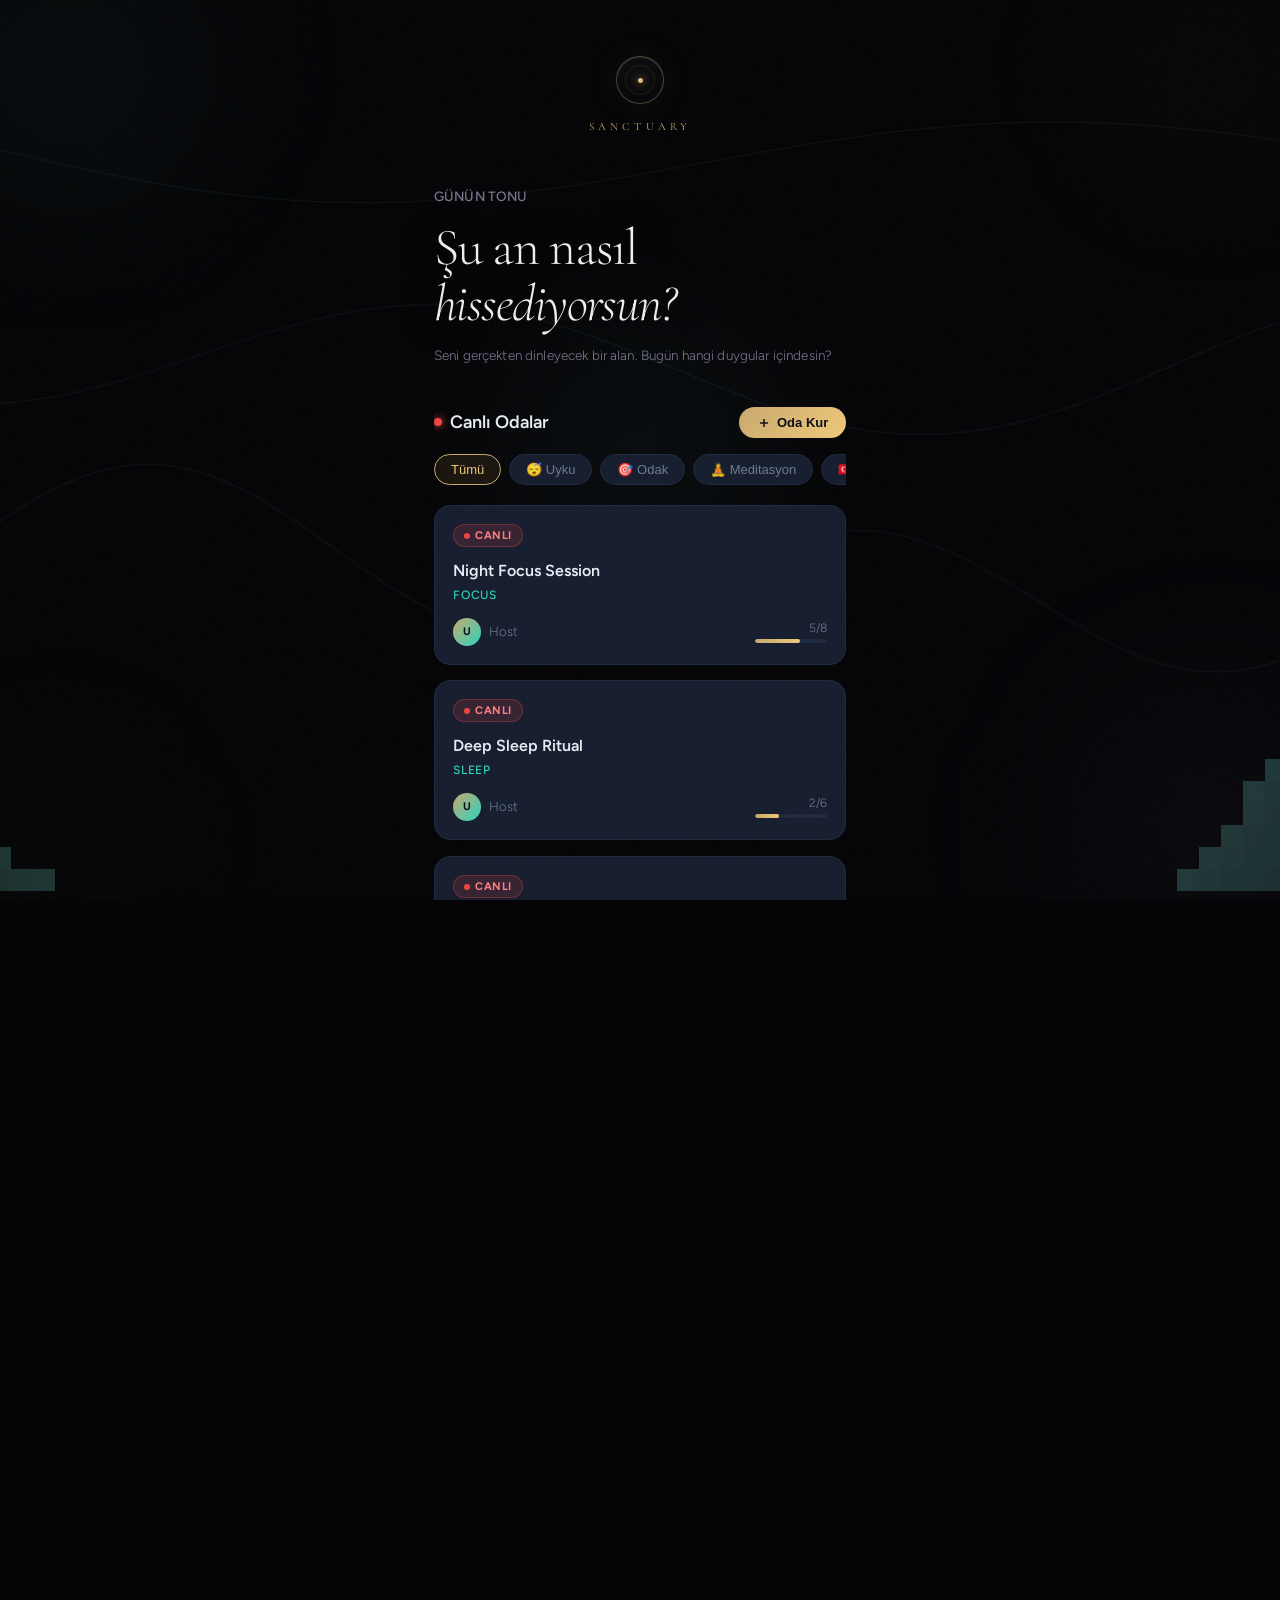
<file: İndex.html>
<!DOCTYPE html>
<html lang="tr">
<head>
<script>
/* Console polyfill — artifact/sandbox uyumluluğu */
(function(){
  var c = window.console = window.console || {};
  ['log','info','warn','error','debug','group','groupEnd','time','timeEnd'].forEach(function(m){
    if (typeof c[m] !== 'function') c[m] = function(){};
  });
})();
</script>
<meta charset="UTF-8">
<meta http-equiv="Content-Type" content="text/html; charset=utf-8">
<meta name="apple-mobile-web-app-capable" content="yes">
<meta name="apple-mobile-web-app-status-bar-style" content="black-translucent">
<meta name="apple-mobile-web-app-title" content="Sanctuary">
<meta name="viewport" content="width=device-width, initial-scale=1.0, maximum-scale=1.0, user-scalable=no, viewport-fit=cover">
<meta name="description" content="Sanctuary — Ses frekansları ve nefes rehberiyle zihinsel huzur.">
<meta name="theme-color" content="#050507">

<!-- PWA Manifest -->
<link rel="manifest" href="manifest.json">

<!-- App icon — inline SVG base64, no HTTP request -->
<link rel="apple-touch-icon" sizes="192x192" href="[data-uri]">

<title>Sanctuary — Your Inner Space</title>

<link rel="preconnect" href="https://fonts.googleapis.com">
<link rel="preconnect" href="https://fonts.gstatic.com" crossorigin>
<link rel="preload" as="style" href="https://fonts.googleapis.com/css2?family=Cormorant+Garamond:ital,wght@0,300;0,400;1,300;1,400&family=Figtree:wght@300;400;500&display=swap">
<link href="https://fonts.googleapis.com/css2?family=Cormorant+Garamond:ital,wght@0,300;0,400;1,300;1,400&family=Figtree:wght@300;400;500&display=swap" rel="stylesheet" media="print" onload="this.media='all'">
<noscript>
  <link href="https://fonts.googleapis.com/css2?family=Cormorant+Garamond:ital,wght@0,300;0,400;1,300;1,400&family=Figtree:wght@300;400;500&display=swap" rel="stylesheet">
</noscript>

<style>
/* ═══════════════════════════════════════════════════════════════
   SANCTUARY — Native-Grade CSS
   Optimized for 60 FPS on iOS/Android WebView
   ═══════════════════════════════════════════════════════════════

   ARCHITECTURE:
   1. TOKENS        — Design variables & system values
   2. RESET         — Base resets & native interaction
   3. LAYOUT        — Screen structure & safe area integration
   4. TYPOGRAPHY    — Display & UI type system
   5. ANIMATIONS    — GPU-only keyframes (transform + opacity)
   6. COMPONENTS    — Individual UI components
   7. SKELETON      — Loading state screens
   8. PERFORMANCE   — Low-power mode overrides

═══════════════════════════════════════════════════════════════ */


/* ─────────────────────────────────────────
   1. TOKENS
───────────────────────────────────────── */
:root {
  /* Color palette */
  --void:        #050507;
  --surface:     #111118;
  --surface-2:   #0d0d14;
  --border:      rgba(255,255,255,0.06);
  --border-glow: rgba(255,255,255,0.12);
  --text-prime:  #f0eee8;
  --text-dim:    #7a7890;
  --text-ghost:  #3a3850;
  --gold:        #c9a96e;
  --gold-mid:    #a87c42;
  --gold-dim:    rgba(201,169,110,0.35);
  --gold-ghost:  rgba(201,169,110,0.10);
  --teal:        #6ecdc4;
  --violet:      #9b8ec4;
  --breath-speed: 6s;

  /* Glass system — GPU optimized gradients instead of heavy blur */
  --glass-bg:         rgba(17,17,24,0.78);
  --glass-bg-deep:    rgba(10,10,16,0.88);
  --glass-border:     rgba(255,255,255,0.07);
  --glass-border-hi:  rgba(255,255,255,0.13);
  /* blur only applied on high-power mode; low-power uses gradient fallback */
  --glass-blur:       blur(10px);
  --glass-specular:   0 1px 0 rgba(255,255,255,0.07) inset;
  /* GPU-friendly glass gradient fallback (no backdrop-filter cost) */
  --glass-grad:       linear-gradient(160deg, rgba(255,255,255,0.04) 0%, rgba(255,255,255,0.01) 100%);

  /* Shadows via borders (cheaper than box-shadow layers) */
  --shadow-sm:  1px solid rgba(255,255,255,0.08);
  --shadow-gold: 1px solid rgba(201,169,110,0.2);

  /* Typography */
  --font-display: 'Cormorant Garamond', serif;
  --font-ui:      'Figtree', sans-serif;
  --tracking-wide:   0.18em;
  --tracking-wider:  0.24em;
  --tracking-widest: 0.38em;
  --leading-tight:   1.08;
  --leading-body:    1.68;
  --leading-loose:   1.82;

  /* Safe areas — always include fallback 0px */
  --sat: env(safe-area-inset-top, 0px);
  --sar: env(safe-area-inset-right, 0px);
  --sab: env(safe-area-inset-bottom, 0px);
  --sal: env(safe-area-inset-left, 0px);

  /* Animation timing */
  --ease-out-expo:   cubic-bezier(0.16, 1, 0.3, 1);
  --ease-spring:     cubic-bezier(0.34, 1.3, 0.64, 1);
  --ease-standard:   cubic-bezier(0.4, 0, 0.2, 1);
  --dur-fast:        0.18s;
  --dur-mid:         0.32s;
  --dur-slow:        0.55s;

  /* Skeleton shimmer */
  --skeleton-base:    rgba(255,255,255,0.04);
  --skeleton-shine:   rgba(255,255,255,0.09);
}


/* ─────────────────────────────────────────
   2. RESET & NATIVE INTERACTIONS
───────────────────────────────────────── */
*, *::before, *::after {
  box-sizing: border-box;
  margin: 0;
  padding: 0;

  /* Native touch feel */
  -webkit-tap-highlight-color: transparent;
  touch-action: manipulation;

  /* Prevent long-press selection menus */
  user-select: none;
  -webkit-user-select: none;

  /* GPU text rendering */
  -webkit-font-smoothing: antialiased;
  -moz-osx-font-smoothing: grayscale;
}

/* Allow text selection only in content areas */
textarea,
.affirm-text,
.ai-result-text,
.sanc-sub,
.mood-question p,
.health-json {
  user-select: text;
  -webkit-user-select: text;
}

html, body {
  height: 100%;
  width: 100%;
  max-width: 100vw;
  background: var(--void);
  color: var(--text-prime);
  font-family: var(--font-ui);
  font-weight: 300;
  overflow: hidden;
  overflow-x: hidden;
  -webkit-text-size-adjust: 100%;
  /* Promote to GPU composite layer */
  transform: translateZ(0);
  /* PHASE 6 — iOS Safari lastik efektini (rubber banding) engelle */
  overscroll-behavior: none;
  /* Yalnızca yatay + dikey kaydırmaya izin ver */
  touch-action: pan-x pan-y;
}

/* Noise texture overlay — pointer-events none, GPU composited */
body::after {
  content: '';
  position: fixed;
  inset: 0;
  background-image: url("data:image/svg+xml,%3Csvg xmlns='http://www.w3.org/2000/svg'%3E%3Cfilter id='n'%3E%3CfeTurbulence type='fractalNoise' baseFrequency='0.85' numOctaves='4' stitchTiles='stitch'/%3E%3C/filter%3E%3Crect width='100%25' height='100%25' filter='url(%23n)' opacity='0.03'/%3E%3C/svg%3E");
  pointer-events: none;
  z-index: 9999;
  /* Do NOT animate; static overlay is GPU-friendly */
  will-change: auto;
}


/* ─────────────────────────────────────────
   3. LAYOUT — Screens & Safe Areas
───────────────────────────────────────── */
_gen-canvas {
  position: fixed;
  inset: 0;
  width: 100%;
  height: 100%;
  z-index: 0;
  display: block;
  will-change: transform; /* canvas animates via JS */
}

_touch-layer {
  position: fixed;
  inset: 0;
  z-index: 20;
  display: none;
  pointer-events: none;
}
_touch-layer.on { display: block; }

/* Screen container — GPU composited transitions */
.screen {
  position: fixed;
  inset: 0;
  display: flex;
  align-items: flex-start;
  justify-content: center;
  z-index: 10;
  overflow-y: auto;
  overflow-x: hidden;
  -webkit-overflow-scrolling: touch;
  overscroll-behavior: contain;
  /* Only transform + opacity — no reflow */
  transition:
    opacity var(--dur-slow) var(--ease-standard),
    transform var(--dur-slow) var(--ease-standard);
  will-change: transform, opacity;
}
.screen.off {
  opacity: 0;
  transform: translate3d(0, 18px, 0);
  pointer-events: none;
}
.screen.on {
  opacity: 1;
  transform: translate3d(0, 0, 0);
}

/* Content wrapper — safe area padding via CSS variables */
.inner {
  width: 100%;
  max-width: 460px;
  /* Safe area: top banner height (56px) + notch */
  padding-top:    calc(56px + var(--sat));
  padding-bottom: calc(64px + var(--sab));
  padding-left:   calc(24px + var(--sal));
  padding-right:  calc(24px + var(--sar));
  display: flex;
  flex-direction: column;
  align-items: center;
  min-height: 100%;
}

.sanctuary-inner {
  max-width: 480px;
  width: 100%;
  padding-top:    calc(44px + var(--sat));
  padding-bottom: calc(56px + var(--sab));
  padding-left:   calc(24px + var(--sal));
  padding-right:  calc(24px + var(--sar));
  display: flex;
  flex-direction: column;
  align-items: center;
}


/* ─────────────────────────────────────────
   4. TYPOGRAPHY
───────────────────────────────────────── */
.display {
  font-family: var(--font-display);
  font-weight: 300;
  line-height: var(--leading-tight);
  letter-spacing: -0.025em;
  font-feature-settings: 'kern' 1, 'liga' 1, 'onum' 1;
  text-rendering: optimizeLegibility;
}
.display em {
  font-style: italic;
  letter-spacing: -0.03em;
}
.eyebrow {
  font-family: var(--font-ui);
  font-size: 9.5px;
  font-weight: 500;
  letter-spacing: var(--tracking-wider);
  text-transform: uppercase;
  color: var(--text-dim);
}
.label-xs {
  font-size: 9px;
  font-weight: 400;
  letter-spacing: var(--tracking-wide);
  text-transform: uppercase;
}
.label-sm {
  font-size: 10.5px;
  font-weight: 400;
  letter-spacing: 0.06em;
}


/* ─────────────────────────────────────────
   5. ANIMATIONS — GPU Only (transform + opacity)
   NO: top, left, margin, width, height, background
   YES: transform (translate3d, scale, rotate), opacity
───────────────────────────────────────── */

/* Entry animation — staggered fade-up */
@keyframes fadeUp {
  from {
    opacity: 0;
    transform: translate3d(0, 20px, 0);
  }
  to {
    opacity: 1;
    transform: translate3d(0, 0, 0);
  }
}
.a1 { animation: fadeUp 0.75s 0.05s var(--ease-standard) both; }
.a2 { animation: fadeUp 0.75s 0.17s var(--ease-standard) both; }
.a3 { animation: fadeUp 0.75s 0.29s var(--ease-standard) both; }
.a4 { animation: fadeUp 0.75s 0.41s var(--ease-standard) both; }
.a5 { animation: fadeUp 0.75s 0.53s var(--ease-standard) both; }
.a6 { animation: fadeUp 0.75s 0.65s var(--ease-standard) both; }
.a7 { animation: fadeUp 0.75s 0.77s var(--ease-standard) both; }

/* Simple opacity fade */
@keyframes fadeIn {
  from { opacity: 0; }
  to   { opacity: 1; }
}

/* Blink — scale instead of width/height change */
@keyframes blink {
  0%, 100% { opacity: 1;  transform: scale3d(1,   1, 1); }
  50%       { opacity: .4; transform: scale3d(0.65, 0.65, 1); }
}

/* Idle breath — scale only, no reflow */
@keyframes idlePulse {
  0%, 100% { transform: translate(-50%, -50%) scale3d(1,    1, 1); opacity: 0.3; }
  50%      { transform: translate(-50%, -50%) scale3d(1.15, 1.15, 1); opacity: 0.75; }
}

/* Ring pulse — GPU scale expand + fade out */
@keyframes ringPulse {
  0%   { transform: scale3d(1, 1, 1);       opacity: 1;  }
  100% { transform: scale3d(1.4, 1.4, 1);   opacity: 0;  }
}

/* Waveform bar animation — height as scaleY for GPU */
@keyframes waveAnim {
  from { transform: scaleY(0.15); opacity: 0.4; }
  to   { transform: scaleY(1);    opacity: 1;   }
}

/* AI orb spin */
@keyframes orbSpin {
  from { transform: rotate(0deg); }
  to   { transform: rotate(360deg); }
}

/* AI orb core breath */
@keyframes coreBreath {
  0%, 100% { transform: scale3d(1, 1, 1); }
  50%       { transform: scale3d(1.18, 1.18, 1); }
}

/* AI dot pulse */
@keyframes aiDot {
  0%, 100% { opacity: 0.7; transform: scale3d(1, 1, 1); }
  50%       { opacity: 1;   transform: scale3d(1.2, 1.2, 1); }
}

/* AI scan line — translateX instead of left */
@keyframes aiScan {
  0%   { transform: translate3d(-120%, 0, 0); opacity: 0; }
  12%  { opacity: 1; }
  88%  { opacity: 1; }
  100% { transform: translate3d(250%, 0, 0);  opacity: 0; }
}

/* Brainwave pulse — scale + opacity only */
@keyframes brainwavePulse {
  0%   { transform: scale3d(0.98, 0.98, 1); opacity: 0.6; }
  25%  { transform: scale3d(1.05, 1.05, 1); opacity: 1;   }
  50%  { transform: scale3d(1.02, 1.02, 1); opacity: 0.8; }
  75%  { transform: scale3d(1.06, 1.06, 1); opacity: 1;   }
  100% { transform: scale3d(0.98, 0.98, 1); opacity: 0.6; }
}
@keyframes brainwaveRingPulse {
  0%, 100% { transform: scale3d(1,    1, 1); opacity: 0.45; }
  50%       { transform: scale3d(1.04, 1.04, 1); opacity: 1; }
}

/* Mic recording glow — box-shadow allowed here (GPU composited) */
@keyframes micRecordGlow {
  0%, 100% { box-shadow: 0 0 0 3px rgba(255,60,80,0.18), 0 0 18px rgba(255,60,80,0.38); }
  50%       { box-shadow: 0 0 0 5px rgba(255,60,80,0.28), 0 0 32px rgba(255,60,80,0.65); }
}
@keyframes micPulse {
  0%, 100% { transform: scale3d(1, 1, 1); }
  50%       { transform: scale3d(1.12, 1.12, 1); }
}

/* Skeleton shimmer — translateX sweep */
@keyframes shimmer {
  0%   { transform: translate3d(-100%, 0, 0); }
  100% { transform: translate3d(200%, 0, 0); }
}

/* CF dot */
@keyframes cfDot {
  from { opacity: 0.3; transform: scale3d(0.7, 0.7, 1); }
  to   { opacity: 1;   transform: scale3d(1.2, 1.2, 1); }
}

/* Processing bar — scaleY instead of height */
@keyframes procBar {
  from { transform: scaleY(0.15); opacity: 0.35; }
  to   { transform: scaleY(1);    opacity: 1; }
}

/* Star twinkle */
@keyframes starTwinkle {
  0%, 100% { opacity: 0;          transform: scale3d(0, 0, 1); }
  50%       { opacity: var(--op); transform: scale3d(1, 1, 1); }
}

/* Dot bounce — translateY only */
@keyframes dotBounce {
  0%, 100% { opacity: 0.2; transform: translate3d(0, 0, 0); }
  50%       { opacity: 1;   transform: translate3d(0, -4px, 0); }
}

/* Paywall fade in */
@keyframes paywallFadeIn {
  from { opacity: 0; }
  to   { opacity: 1; }
}


/* ─────────────────────────────────────────
   6. COMPONENTS
───────────────────────────────────────── */

/* ── HP Banner ── */
_hp-banner {
  position: fixed;
  top: 0; left: 0; right: 0;
  z-index: 500;
  display: flex;
  align-items: center;
  justify-content: center;
  gap: 8px;
  padding-top:    calc(10px + var(--sat));
  padding-bottom: 10px;
  padding-left:   calc(16px + var(--sal));
  padding-right:  calc(16px + var(--sar));
  background: var(--glass-bg-deep);
  backdrop-filter: var(--glass-blur) saturate(180%);
  -webkit-backdrop-filter: var(--glass-blur) saturate(180%);
  border-bottom: 1px solid var(--glass-border);
  box-shadow: 0 1px 0 rgba(255,255,255,0.05) inset;
  font-size: 10.5px;
  letter-spacing: 0.08em;
  color: var(--text-dim);
  /* GPU slide — translateY only */
  transform: translate3d(0, -100%, 0);
  transition: transform var(--dur-slow) var(--ease-standard);
  will-change: transform;
}
_hp-banner.show {
  transform: translate3d(0, 0, 0);
}
_hp-banner .hp-icon {
  font-size: 14px;
  flex-shrink: 0;
}
_hp-banner .hp-close {
  margin-left: auto;
  cursor: pointer;
  padding: 2px 6px;
  color: var(--text-ghost);
  font-size: 14px;
  flex-shrink: 0;
  transition: color var(--dur-fast);
  touch-action: manipulation;
}
_hp-banner .hp-close:hover { color: var(--gold); }

/* ── Brand ── */
.brand {
  text-align: center;
  margin-bottom: 52px;
  width: 100%;
  flex-shrink: 0;
}
.brand-ring {
  display: inline-flex;
  align-items: center;
  justify-content: center;
  width: 48px;
  height: 48px;
  border-radius: 50%;
  background: radial-gradient(ellipse at 38% 28%, rgba(201,169,110,0.08), transparent 65%);
  border: 1px solid var(--gold-dim);
  box-shadow: var(--glass-specular), 0 0 32px rgba(201,169,110,0.08);
  position: relative;
  margin-bottom: 16px;
  flex-shrink: 0;
  /* Cheaper than backdrop-filter for a static brand mark */
  background-image: var(--glass-grad);
  will-change: transform, opacity;
}
.brand-ring::before {
  content: '';
  position: absolute;
  inset: 8px;
  border-radius: 50%;
  border: 1px solid rgba(201,169,110,0.12);
}
.brand-dot {
  width: 5px;
  height: 5px;
  border-radius: 50%;
  background: radial-gradient(circle at 35% 35%, #f0d090, var(--gold));
  box-shadow: 0 0 10px var(--gold), 0 0 22px rgba(201,169,110,0.4);
}
.brand-name {
  font-family: var(--font-display);
  font-size: 11px;
  font-weight: 400;
  letter-spacing: var(--tracking-widest);
  text-transform: uppercase;
  color: var(--gold);
  display: block;
  text-shadow: 0 0 24px rgba(201,169,110,0.3);
}

/* ── Mood Question ── */
.mood-question {
  width: 100%;
  margin-bottom: 40px;
  min-height: 112px;
  flex-shrink: 0;
}
.mood-question .eyebrow { margin-bottom: 12px; }
.mood-question h1 {
  font-size: clamp(36px, 9.5vw, 52px);
  margin-bottom: 12px;
  text-shadow: 0 2px 32px rgba(0,0,0,0.5);
}
.mood-question p {
  font-size: 13.5px;
  color: var(--text-dim);
  line-height: var(--leading-body);
  letter-spacing: 0.01em;
}

/* ── Mood Grid ── */
.mood-grid {
  display: grid;
  grid-template-columns: repeat(3, 1fr);
  gap: 9px;
  width: 100%;
  margin-bottom: 28px;
  flex-shrink: 0;
}
.mood-chip {
  min-height: 90px;
  flex-shrink: 0;
  padding: 17px 8px 14px;
  /* Glass without expensive backdrop-filter on each chip */
  background: var(--glass-bg);
  background-image: var(--glass-grad);
  border: 1px solid var(--glass-border);
  border-radius: 16px;
  text-align: center;
  cursor: pointer;
  display: flex;
  flex-direction: column;
  align-items: center;
  justify-content: center;
  touch-action: manipulation;
  /* Glassmorphism */
  backdrop-filter: blur(20px) saturate(180%);
  -webkit-backdrop-filter: blur(20px) saturate(180%);
  background: rgba(255,255,255,0.03);
  box-shadow: var(--glass-specular);
  transition:
    border-color var(--dur-mid) var(--ease-standard),
    transform   var(--dur-mid) var(--ease-standard),
    background  var(--dur-mid) var(--ease-standard);
  will-change: transform;
}
.mood-chip:hover {
  border-color: var(--gold-dim);
  transform: translate3d(0, -3px, 0);
}
.mood-chip.sel {
  border-color: var(--gold);
  background: linear-gradient(160deg, rgba(201,169,110,0.14) 0%, rgba(201,169,110,0.06) 100%);
}
.mood-chip .ic  { font-size: 26px; display: block; margin-bottom: 7px; line-height: 1; }
.mood-chip .lbl { font-size: 10px; letter-spacing: 0.06em; color: var(--text-dim); transition: color var(--dur-fast); font-weight: 400; }
.mood-chip.sel .lbl { color: var(--gold); }

/* ── Textarea ── */
.textarea-wrap {
  position: relative;
  width: 100%;
  margin-bottom: 24px;
  min-height: 112px;
  flex-shrink: 0;
}
.textarea-label {
  position: absolute;
  top: -9px;
  left: 16px;
  padding: 0 6px;
  background: var(--void);
  font-size: 9px;
  letter-spacing: var(--tracking-wide);
  text-transform: uppercase;
  color: var(--text-dim);
  z-index: 1;
  font-weight: 500;
}
.mood-textarea {
  width: 100%;
  height: 104px;
  background: var(--glass-bg);
  border: 1px solid var(--glass-border);
  border-radius: 18px;
  padding: 18px 20px;
  color: var(--text-prime);
  font-family: var(--font-ui);
  font-size: 16px;
  font-weight: 300;
  line-height: var(--leading-body);
  resize: none;
  outline: none;
  box-shadow: var(--glass-specular);
  transition: border-color 0.35s var(--ease-standard);
  touch-action: manipulation;
  user-select: text;
  -webkit-user-select: text;
}
.mood-textarea::placeholder { color: var(--text-ghost); font-style: italic; }
.mood-textarea:focus {
  border-color: var(--gold-dim);
  box-shadow: var(--glass-specular), 0 0 0 3px rgba(201,169,110,0.07);
}

/* ── CTA Button ── */
.cta-btn {
  width: 100%;
  padding: 20px 32px;
  flex-shrink: 0;
  background: linear-gradient(135deg, #d4a95a 0%, var(--gold) 35%, #9a6e30 100%);
  border: none;
  border-radius: 16px;
  color: rgba(6,4,0,0.9);
  font-family: var(--font-ui);
  font-size: 11px;
  font-weight: 600;
  letter-spacing: var(--tracking-wider);
  text-transform: uppercase;
  cursor: pointer;
  position: relative;
  overflow: hidden;
  touch-action: manipulation;
  box-shadow: 0 1px 0 rgba(255,220,140,0.35) inset, 0 -1px 0 rgba(0,0,0,0.2) inset;
  transition: transform var(--dur-mid) var(--ease-standard);
  will-change: transform;
}
.cta-btn::before {
  content: '';
  position: absolute;
  inset: 0;
  background: linear-gradient(180deg, rgba(255,255,255,0.22) 0%, rgba(255,255,255,0.04) 55%, transparent 100%);
  pointer-events: none;
}
.cta-btn::after {
  content: '';
  position: absolute;
  top: 0;
  left: 0;
  width: 60%;
  height: 100%;
  background: linear-gradient(90deg, transparent, rgba(255,255,255,0.22), transparent);
  transform: translate3d(-180%, 0, 0);
  transition: transform 0s;
}
.cta-btn:hover { transform: translate3d(0, -2px, 0); }
.cta-btn:hover::after { transform: translate3d(280%, 0, 0); transition: transform var(--dur-slow) ease; }
.cta-btn:active { transform: translate3d(0, 0, 0); }

/* ── Mood / Freq Badges ── */
.mood-badge-wrap {
  min-height: 36px;
  flex-shrink: 0;
  display: flex;
  align-items: center;
  margin-bottom: 16px;
}
.mood-badge {
  display: inline-flex;
  align-items: center;
  gap: 7px;
  padding: 6px 18px;
  background: linear-gradient(135deg, rgba(201,169,110,0.14), rgba(201,169,110,0.07));
  border: 1px solid var(--gold-dim);
  border-radius: 100px;
  font-family: var(--font-ui);
  font-size: 11px;
  color: var(--gold);
  letter-spacing: 0.1em;
  font-weight: 400;
  box-shadow: var(--glass-specular);
}

.freq-badge-wrap {
  min-height: 28px;
  flex-shrink: 0;
  display: flex;
  align-items: center;
  margin-bottom: 28px;
}
.freq-badge {
  display: inline-flex;
  align-items: center;
  gap: 7px;
  padding: 5px 16px;
  background: var(--glass-bg);
  border: 1px solid var(--glass-border);
  border-radius: 100px;
  font-size: 9px;
  letter-spacing: var(--tracking-wide);
  color: var(--text-ghost);
  text-transform: uppercase;
  transition: all var(--dur-slow) var(--ease-standard);
  box-shadow: var(--glass-specular);
  will-change: transform, opacity;
}
.freq-badge.on {
  border-color: var(--gold-dim);
  color: var(--gold);
  background: linear-gradient(135deg, rgba(201,169,110,0.12), rgba(201,169,110,0.05));
}
.freq-dot {
  width: 5px;
  height: 5px;
  border-radius: 50%;
  background: var(--text-ghost);
  transition: background var(--dur-slow);
}
.freq-badge.on .freq-dot {
  background: radial-gradient(circle at 35% 35%, #f0d090, var(--gold));
  box-shadow: 0 0 8px var(--gold), 0 0 14px rgba(201,169,110,0.5);
  animation: blink 2.2s ease-in-out infinite;
}

/* ── Breath Orb ── */
.breath-wrap {
  position: relative;
  width: 180px;
  height: 180px;
  flex-shrink: 0;
  display: flex;
  align-items: center;
  justify-content: center;
  margin-bottom: 20px;
  will-change: transform;
}
.b-ring {
  position: absolute;
  top: 50%; left: 50%;
  border-radius: 50%;
  border: 1px solid var(--gold-ghost);
  transform: translate(-50%, -50%) scale3d(1, 1, 1);
  opacity: 0.45;
  will-change: transform, opacity;
}
.b-ring-1 {
  width: 180px; height: 180px;
  transition:
    transform var(--breath-dur, 4s) ease-in-out,
    opacity   var(--breath-dur, 4s) ease-in-out;
}
.b-ring-2 {
  width: 140px; height: 140px;
  border-color: var(--gold-dim);
  transition:
    transform var(--breath-dur, 4s) ease-in-out 0.12s,
    opacity   var(--breath-dur, 4s) ease-in-out 0.12s;
}
.b-ring-3 {
  width: 100px; height: 100px;
  border-color: var(--gold);
  box-shadow: 0 0 28px var(--gold-ghost);
  transition:
    transform var(--breath-dur, 4s) ease-in-out 0.24s,
    opacity   var(--breath-dur, 4s) ease-in-out 0.24s;
}
.breath-wrap.breath-inhale .b-ring { transform: translate(-50%, -50%) scale3d(1.14, 1.14, 1); opacity: 1; }
.breath-wrap.breath-exhale .b-ring { transform: translate(-50%, -50%) scale3d(0.86, 0.86, 1); opacity: 0.35; }
.breath-wrap.breath-hold   .b-ring { transform: translate(-50%, -50%) scale3d(1.0,  1.0,  1); opacity: 0.65; }
.breath-wrap.breath-idle .b-ring-1 { animation: idlePulse 5s ease-in-out infinite; }
.breath-wrap.breath-idle .b-ring-2 { animation: idlePulse 5s ease-in-out infinite 0.4s; }
.breath-wrap.breath-idle .b-ring-3 { animation: idlePulse 5s ease-in-out infinite 0.8s; }

.b-core {
  width: 52px; height: 52px;
  border-radius: 50%;
  flex-shrink: 0;
  background: radial-gradient(circle at 38% 38%, #e8c98a, #9a6e30);
  box-shadow: 0 0 32px var(--gold-dim);
  display: flex;
  align-items: center;
  justify-content: center;
  font-size: 20px;
  position: relative;
  z-index: 1;
  /* GPU-only transition */
  transition: transform 0.1s ease-out, opacity 0.1s ease-out;
  will-change: transform, opacity;
}

/* ── Breath Guide ── */
.breath-guide-wrap {
  min-height: 22px;
  flex-shrink: 0;
  margin-bottom: 20px;
  display: flex;
  align-items: center;
}
.breath-guide {
  font-size: 11px;
  letter-spacing: 0.14em;
  text-transform: uppercase;
  color: var(--text-ghost);
  transition: color var(--dur-mid);
}
.breath-guide.on { color: var(--gold); }

/* ── Waveform — scaleY instead of height to avoid reflow ── */
.waveform {
  display: flex;
  align-items: center;
  gap: 3px;
  height: 30px;
  flex-shrink: 0;
  margin-bottom: 20px;
}
.wbar {
  width: 3px;
  border-radius: 4px;
  background: var(--text-ghost);
  /* Use scale(1) as baseline — GPU-only */
  height: 24px; /* fixed container height */
  transform: scaleY(0.15);
  transform-origin: center bottom;
  flex-shrink: 0;
  transition: background var(--dur-mid);
  will-change: transform, opacity;
}
.wbar.on {
  background: var(--gold);
  animation: waveAnim var(--dur) ease-in-out infinite alternate;
  animation-delay: var(--del);
}

/* ── Play Button ── */
.play-wrap {
  display: flex;
  flex-direction: column;
  align-items: center;
  gap: 10px;
  flex-shrink: 0;
  margin-bottom: 18px;
}
.play-btn {
  position: relative;
  width: 72px; height: 72px;
  border-radius: 50%;
  flex-shrink: 0;
  background:
    radial-gradient(ellipse at 40% 30%, rgba(201,169,110,0.06), transparent 60%),
    var(--glass-bg);
  border: 1px solid rgba(201,169,110,0.28);
  cursor: pointer;
  display: flex;
  align-items: center;
  justify-content: center;
  outline: none;
  touch-action: manipulation;
  box-shadow: 0 1px 0 rgba(255,255,255,0.08) inset, 0 -1px 0 rgba(0,0,0,0.2) inset;
  transition: all var(--dur-mid) var(--ease-standard);
  will-change: transform, opacity;
}
/* Outer ring via pseudo — uses transform for animation, no left/top */
.play-btn::before {
  content: '';
  position: absolute;
  inset: -8px;
  border-radius: 50%;
  border: 1px solid rgba(201,169,110,0.1);
  transition: all var(--dur-mid) var(--ease-standard);
}
.play-btn:hover {
  border-color: var(--gold);
  box-shadow: 0 1px 0 rgba(255,255,255,0.1) inset, 0 -1px 0 rgba(0,0,0,0.2) inset, 0 0 32px rgba(201,169,110,0.2);
}
.play-btn:hover::before {
  transform: scale3d(1.18, 1.18, 1);
  border-color: var(--gold-dim);
}
.play-btn.on {
  background: radial-gradient(ellipse at 40% 30%, rgba(201,169,110,0.18), rgba(201,169,110,0.06) 70%);
  border-color: var(--gold);
  box-shadow: 0 1px 0 rgba(255,220,140,0.2) inset, 0 -1px 0 rgba(0,0,0,0.2) inset, 0 0 48px rgba(201,169,110,0.28);
}
.play-btn.on::before {
  animation: ringPulse 2.2s ease-in-out infinite;
  transform-origin: center;
}
.play-icon {
  font-size: 22px;
  color: var(--gold);
  margin-left: 3px;
  transition: margin var(--dur-fast);
  line-height: 1;
  filter: drop-shadow(0 0 6px rgba(201,169,110,0.5));
}
.play-btn.on .play-icon { margin-left: 0; }
.play-lbl {
  font-size: 9px;
  letter-spacing: var(--tracking-wider);
  text-transform: uppercase;
  color: var(--text-ghost);
  transition: color var(--dur-mid);
  font-weight: 500;
}

/* ── Pills ── */
.pills-row {
  display: flex;
  align-items: center;
  gap: 10px;
  min-height: 36px;
  flex-shrink: 0;
  margin-bottom: 28px;
}
.pill {
  display: flex;
  align-items: center;
  gap: 6px;
  padding: 6px 16px;
  flex-shrink: 0;
  background: var(--glass-bg);
  border: 1px solid var(--glass-border);
  border-radius: 100px;
  font-size: 9.5px;
  letter-spacing: 0.1em;
  text-transform: uppercase;
  color: var(--text-ghost);
  transition: all 0.45s var(--ease-standard);
  box-shadow: var(--glass-specular);
  font-weight: 400;
  will-change: transform, opacity;
}
.pill.on    { border-color: rgba(110,205,196,0.5); color: var(--teal);   background: rgba(110,205,196,0.08); }
.pill-b.on  { border-color: rgba(155,142,196,0.5); color: var(--violet); background: rgba(155,142,196,0.08); }
.pill-icon { font-size: 12px; }

/* ── Divider ── */
.div-line {
  width: 44px;
  height: 1px;
  background: linear-gradient(90deg, transparent, var(--gold-dim), transparent);
  flex-shrink: 0;
  margin: 0 auto 20px;
}

/* ── Sanctuary Text ── */
.sanc-title {
  font-size: clamp(28px, 7vw, 44px);
  text-align: center;
  margin-bottom: 12px;
  min-height: 54px;
  flex-shrink: 0;
  text-shadow: 0 2px 40px rgba(0,0,0,0.4);
}
.sanc-sub {
  font-size: 13px;
  color: var(--text-dim);
  line-height: var(--leading-loose);
  text-align: center;
  max-width: 340px;
  margin-bottom: 32px;
  min-height: 72px;
  flex-shrink: 0;
  letter-spacing: 0.01em;
}

/* ── S Cards ── */
.s-cards {
  display: grid;
  grid-template-columns: repeat(3, 1fr);
  gap: 9px;
  width: 100%;
  margin-bottom: 26px;
  flex-shrink: 0;
}
.s-card {
  background: var(--glass-bg);
  background-image: var(--glass-grad);
  border: 1px solid var(--glass-border);
  border-radius: 18px;
  padding: 18px 10px;
  text-align: center;
  cursor: pointer;
  min-height: 90px;
  flex-shrink: 0;
  display: flex;
  flex-direction: column;
  align-items: center;
  justify-content: center;
  box-shadow: var(--glass-specular);
  transition: all var(--dur-mid) var(--ease-standard);
  position: relative;
  overflow: hidden;
  will-change: transform;
}
.s-card::before {
  content: '';
  position: absolute;
  top: 0; left: 0; right: 0;
  height: 1px;
  background: linear-gradient(90deg, transparent, rgba(255,255,255,0.1), transparent);
}
.s-card::after {
  content: '';
  position: absolute;
  bottom: 0; left: 0; right: 0;
  height: 2px;
  background: linear-gradient(90deg, transparent, var(--gold), transparent);
  opacity: 0;
  transition: opacity var(--dur-mid);
}
.s-card:hover {
  border-color: var(--glass-border-hi);
  transform: translate3d(0, -3px, 0);
}
.s-card:hover::after { opacity: 1; }
.s-card-ic  { font-size: 22px; display: block; margin-bottom: 8px; }
.s-card-nm  { font-size: 10px; color: var(--text-dim); letter-spacing: 0.06em; margin-bottom: 3px; font-weight: 400; }
.s-card-dur { font-size: 9px; color: var(--text-ghost); letter-spacing: 0.1em; }

/* ── Affirmation ── */
.affirm {
  background: var(--glass-bg-deep);
  background-image: var(--glass-grad);
  border: 1px solid var(--glass-border);
  border-radius: 22px;
  padding: 28px 26px;
  width: 100%;
  margin-bottom: 28px;
  position: relative;
  overflow: hidden;
  min-height: 100px;
  flex-shrink: 0;
  box-shadow: var(--glass-specular);
}
.affirm::before {
  content: '"';
  position: absolute;
  top: -10px; left: 16px;
  font-family: var(--font-display);
  font-size: 88px;
  color: rgba(201,169,110,0.08);
  line-height: 1;
  pointer-events: none;
}
.affirm-text {
  font-family: var(--font-display);
  font-size: 18px;
  font-weight: 300;
  font-style: italic;
  color: var(--text-prime);
  line-height: 1.7;
  position: relative;
  z-index: 1;
  text-shadow: 0 1px 12px rgba(0,0,0,0.3);
  user-select: text;
  -webkit-user-select: text;
}

/* ── Back Button ── */
.back-btn {
  display: inline-flex;
  align-items: center;
  gap: 8px;
  padding: 12px 24px;
  flex-shrink: 0;
  background: var(--glass-bg);
  border: 1px solid var(--glass-border);
  border-radius: 100px;
  color: var(--text-dim);
  font-family: var(--font-ui);
  font-size: 10.5px;
  letter-spacing: var(--tracking-wide);
  text-transform: uppercase;
  cursor: pointer;
  touch-action: manipulation;
  box-shadow: var(--glass-specular);
  transition: all var(--dur-mid);
  font-weight: 400;
  will-change: transform;
}
.back-btn:hover { border-color: var(--gold-dim); color: var(--gold); }

/* ── Sleep Timer ── */
.sleep-timer-row {
  display: flex;
  align-items: center;
  gap: 8px;
  width: 100%;
  justify-content: center;
  margin-bottom: 18px;
  flex-shrink: 0;
  flex-wrap: wrap;
}
.sleep-timer-label {
  font-size: 9.5px;
  letter-spacing: 0.18em;
  text-transform: uppercase;
  color: var(--text-ghost);
  width: 100%;
  text-align: center;
  margin-bottom: 4px;
}
.stimer-btn {
  padding: 6px 14px;
  background: var(--surface);
  border: 1px solid var(--border);
  border-radius: 100px;
  font-size: 10px;
  letter-spacing: 0.1em;
  text-transform: uppercase;
  color: var(--text-ghost);
  cursor: pointer;
  transition: all var(--dur-mid);
  font-family: var(--font-ui);
  touch-action: manipulation;
}
.stimer-btn:hover { border-color: var(--gold-dim); color: var(--gold); }
.stimer-btn.active { border-color: var(--violet); color: var(--violet); background: rgba(155,142,196,0.1); }
.stimer-btn.fading { border-color: var(--teal); color: var(--teal); background: rgba(110,205,196,0.08); animation: blink 1.8s ease-in-out infinite; }
_stimer-status {
  font-size: 9.5px;
  letter-spacing: 0.14em;
  color: var(--text-ghost);
  text-align: center;
  width: 100%;
  margin-top: 2px;
  min-height: 14px;
  transition: color var(--dur-mid);
}
_stimer-status.active { color: var(--violet); }
_stimer-status.fading { color: var(--teal); }

/* ── Analytics ── */
.analytics-header {
  text-align: center;
  margin-bottom: 32px;
  width: 100%;
}
.analytics-header h2 {
  font-family: var(--font-display);
  font-size: clamp(28px, 7vw, 38px);
  font-weight: 300;
  margin-bottom: 8px;
}
.analytics-header p {
  font-size: 12px;
  color: var(--text-dim);
  letter-spacing: 0.08em;
}
.analytics-grid {
  display: grid;
  grid-template-columns: repeat(3, 1fr);
  gap: 9px;
  width: 100%;
  margin-bottom: 24px;
}
.astat {
  background: var(--surface);
  border: 1px solid var(--border);
  border-radius: 14px;
  padding: 16px 8px;
  text-align: center;
}
.astat-val {
  font-family: var(--font-display);
  font-size: 28px;
  font-weight: 300;
  color: var(--gold);
  line-height: 1.1;
  display: block;
}
.astat-lbl {
  font-size: 9px;
  letter-spacing: 0.14em;
  text-transform: uppercase;
  color: var(--text-ghost);
  margin-top: 4px;
  display: block;
}
.chart-wrap {
  width: 100%;
  background: var(--surface);
  border: 1px solid var(--border);
  border-radius: 16px;
  padding: 20px 16px;
  margin-bottom: 20px;
}
.chart-title {
  font-size: 9.5px;
  letter-spacing: 0.18em;
  text-transform: uppercase;
  color: var(--text-dim);
  margin-bottom: 16px;
}
_analytics-canvas { width: 100%; display: block; }

/* ── Mood Log ── */
.mood-log-list { width: 100%; margin-bottom: 24px; }
.log-item {
  display: flex;
  align-items: center;
  gap: 10px;
  padding: 10px 0;
  border-bottom: 1px solid var(--border);
}
.log-item:last-child { border-bottom: none; }
.log-emoji { font-size: 18px; flex-shrink: 0; }
.log-info  { flex: 1; min-width: 0; }
.log-mood  { font-size: 12px; color: var(--text-prime); margin-bottom: 2px; }
.log-meta  { font-size: 10px; color: var(--text-ghost); letter-spacing: 0.06em; }
.log-dur   { font-size: 11px; color: var(--gold); margin-left: auto; flex-shrink: 0; }

.clear-data-btn {
  padding: 9px 22px;
  background: transparent;
  border: 1px solid rgba(255,80,80,0.2);
  border-radius: 100px;
  color: rgba(255,100,100,0.5);
  font-family: var(--font-ui);
  font-size: 10px;
  letter-spacing: 0.12em;
  text-transform: uppercase;
  cursor: pointer;
  transition: all var(--dur-mid);
  margin-bottom: 16px;
  touch-action: manipulation;
}
.clear-data-btn:hover { border-color: rgba(255,80,80,0.5); color: rgba(255,120,120,0.8); }

/* ── Notification Toast ── */
_notif-toast {
  position: fixed;
  bottom: calc(24px + var(--sab));
  left: 50%;
  /* GPU-only transform — no bottom/top animation */
  transform: translate3d(-50%, 140px, 0);
  background: var(--glass-bg-deep);
  border: 1px solid var(--glass-border-hi);
  border-radius: 22px;
  padding: 18px 22px;
  width: calc(100% - 48px);
  max-width: 380px;
  z-index: 600;
  transition: transform var(--dur-slow) var(--ease-standard);
  backdrop-filter: var(--glass-blur) saturate(160%);
  -webkit-backdrop-filter: var(--glass-blur) saturate(160%);
  box-shadow: var(--glass-specular);
  will-change: transform;
}
_notif-toast.show {
  transform: translate3d(-50%, 0, 0);
}
_notif-toast .nt-title  { font-size: 12px; font-weight: 500; color: var(--text-prime); margin-bottom: 5px; letter-spacing: 0.05em; }
_notif-toast .nt-body   { font-size: 11.5px; color: var(--text-dim); line-height: var(--leading-body); margin-bottom: 16px; }
_notif-toast .nt-actions { display: flex; gap: 8px; justify-content: flex-end; }
_notif-toast .nt-yes {
  padding: 8px 20px;
  background: linear-gradient(135deg, rgba(201,169,110,0.18), rgba(201,169,110,0.09));
  border: 1px solid var(--gold-dim);
  border-radius: 100px;
  color: var(--gold);
  font-family: var(--font-ui);
  font-size: 9.5px;
  letter-spacing: var(--tracking-wide);
  text-transform: uppercase;
  cursor: pointer;
  box-shadow: var(--glass-specular);
  transition: all var(--dur-mid);
  touch-action: manipulation;
}
_notif-toast .nt-no {
  padding: 8px 16px;
  background: transparent;
  border: 1px solid var(--glass-border);
  border-radius: 100px;
  color: var(--text-ghost);
  font-family: var(--font-ui);
  font-size: 9.5px;
  letter-spacing: var(--tracking-wide);
  text-transform: uppercase;
  cursor: pointer;
  touch-action: manipulation;
}

/* ── Health Modal ── */
_health-modal {
  position: fixed;
  inset: 0;
  z-index: 700;
  background: rgba(5,5,7,0.85);
  backdrop-filter: blur(10px);
  -webkit-backdrop-filter: blur(10px);
  display: flex;
  align-items: flex-end;
  justify-content: center;
  opacity: 0;
  pointer-events: none;
  transition: opacity var(--dur-mid);
}
_health-modal.show { opacity: 1; pointer-events: all; }
.health-sheet {
  background: var(--surface);
  border: 1px solid var(--border);
  border-radius: 24px 24px 0 0;
  /* Safe area at bottom */
  padding: 28px 24px calc(40px + var(--sab));
  width: 100%;
  max-width: 480px;
  transform: translate3d(0, 100%, 0);
  transition: transform 0.45s var(--ease-standard);
  will-change: transform;
}
_health-modal.show .health-sheet { transform: translate3d(0, 0, 0); }
.health-sheet h3 { font-family: var(--font-display); font-size: 24px; font-weight: 300; margin-bottom: 6px; text-align: center; }
.health-sheet .hs-sub { font-size: 11px; color: var(--text-dim); text-align: center; margin-bottom: 20px; letter-spacing: 0.06em; }
.health-json {
  background: var(--void);
  border: 1px solid var(--border);
  border-radius: 12px;
  padding: 14px 16px;
  font-family: monospace;
  font-size: 10.5px;
  color: var(--teal);
  white-space: pre-wrap;
  word-break: break-all;
  max-height: 160px;
  overflow-y: auto;
  margin-bottom: 16px;
  line-height: 1.6;
  user-select: text;
  -webkit-user-select: text;
}
.hs-actions { display: flex; gap: 10px; }
.hs-copy {
  flex: 1;
  padding: 13px;
  background: var(--gold-ghost);
  border: 1px solid var(--gold-dim);
  border-radius: 12px;
  color: var(--gold);
  font-family: var(--font-ui);
  font-size: 11px;
  letter-spacing: 0.14em;
  text-transform: uppercase;
  cursor: pointer;
  transition: all var(--dur-mid);
  touch-action: manipulation;
}
.hs-copy:hover { background: rgba(201,169,110,0.2); }
.hs-close {
  padding: 13px 18px;
  background: transparent;
  border: 1px solid var(--border);
  border-radius: 12px;
  color: var(--text-ghost);
  font-family: var(--font-ui);
  font-size: 11px;
  letter-spacing: 0.14em;
  text-transform: uppercase;
  cursor: pointer;
  touch-action: manipulation;
}

/* ── Sounds ── */
.sounds-section { width: 100%; margin-bottom: 24px; flex-shrink: 0; }
.sounds-section-title {
  font-size: 9px;
  letter-spacing: var(--tracking-wider);
  text-transform: uppercase;
  color: var(--text-dim);
  margin-bottom: 12px;
  display: flex;
  align-items: center;
  gap: 10px;
  font-weight: 500;
}
.sounds-section-title::after {
  content: '';
  flex: 1;
  height: 1px;
  background: linear-gradient(90deg, var(--glass-border), transparent);
}
.s-sounds-grid {
  display: grid;
  grid-template-columns: repeat(2, 1fr);
  gap: 9px;
  width: 100%;
}
.s-card.premium {
  border-color: rgba(201,169,110,0.14);
  background: linear-gradient(160deg, rgba(201,169,110,0.07) 0%, rgba(17,17,24,0.55) 100%);
}
.s-card.premium:hover { border-color: var(--gold-dim); }
.s-card-lock {
  position: absolute;
  top: 9px; right: 10px;
  font-size: 12px;
  line-height: 1;
  opacity: 0.85;
  z-index: 2;
  filter: drop-shadow(0 0 6px rgba(201,169,110,0.8)) drop-shadow(0 1px 3px rgba(0,0,0,0.6));
  pointer-events: none;
}
.s-card-tag {
  font-size: 8.5px;
  letter-spacing: 0.14em;
  text-transform: uppercase;
  color: var(--gold);
  margin-top: 2px;
  opacity: 0.7;
}

/* ── Analytics Link ── */
.analytics-link {
  display: inline-flex;
  align-items: center;
  gap: 6px;
  font-size: 9.5px;
  letter-spacing: var(--tracking-wide);
  text-transform: uppercase;
  color: var(--text-ghost);
  cursor: pointer;
  margin-bottom: 16px;
  padding: 8px 18px;
  background: var(--glass-bg);
  border: 1px solid var(--glass-border);
  border-radius: 100px;
  transition: all var(--dur-mid);
  font-family: var(--font-ui);
  font-weight: 400;
  box-shadow: var(--glass-specular);
  touch-action: manipulation;
  will-change: transform, opacity;
}
.analytics-link:hover { color: var(--gold); border-color: var(--gold-dim); }

/* ── AI Oracle ── */
.ai-oracle { width: 100%; margin-bottom: 28px; flex-shrink: 0; position: relative; }
.ai-oracle-header { display: flex; align-items: center; justify-content: space-between; margin-bottom: 14px; }
.ai-oracle-title {
  font-size: 9px;
  letter-spacing: var(--tracking-wider);
  text-transform: uppercase;
  color: var(--text-dim);
  display: flex;
  align-items: center;
  gap: 8px;
  font-weight: 500;
}
.ai-oracle-title::before {
  content: '';
  display: inline-block;
  width: 6px;
  height: 6px;
  border-radius: 50%;
  background: radial-gradient(circle at 35% 35%, #c4b8e8, #7b6ec4);
  box-shadow: 0 0 8px rgba(155,142,196,0.7), 0 0 16px rgba(155,142,196,0.3);
  animation: aiDot 2.4s ease-in-out infinite;
}
.ai-oracle-badge {
  font-size: 8px;
  letter-spacing: var(--tracking-wide);
  text-transform: uppercase;
  padding: 4px 12px;
  background: rgba(155,142,196,0.1);
  border: 1px solid rgba(155,142,196,0.22);
  border-radius: 100px;
  color: var(--violet);
  box-shadow: 0 1px 0 rgba(255,255,255,0.05) inset;
  font-weight: 500;
}

.ai-card {
  background: linear-gradient(160deg, rgba(155,142,196,0.08) 0%, rgba(10,10,16,0.65) 100%);
  border: 1px solid rgba(155,142,196,0.16);
  border-radius: 22px;
  padding: 22px;
  position: relative;
  overflow: hidden;
  backdrop-filter: var(--glass-blur);
  -webkit-backdrop-filter: var(--glass-blur);
  box-shadow: 0 1px 0 rgba(255,255,255,0.06) inset;
  will-change: transform, opacity;
}
.ai-card::after {
  content: '';
  position: absolute;
  top: 0; left: 0; right: 0;
  height: 1px;
  background: linear-gradient(90deg, transparent, rgba(155,142,196,0.4), rgba(110,205,196,0.3), transparent);
  pointer-events: none;
}
.ai-card::before {
  content: '';
  position: absolute;
  top: 0;
  left: 0;
  width: 55%;
  height: 1px;
  background: linear-gradient(90deg, transparent, rgba(155,142,196,0.55), rgba(110,205,196,0.35), transparent);
  /* translateX instead of left — GPU composited */
  animation: aiScan 4s ease-in-out infinite;
  pointer-events: none;
}

.ai-mic-btn {
  position: absolute;
  bottom: 12px; right: 12px;
  width: 34px; height: 34px;
  border-radius: 50%;
  background: rgba(155,142,196,0.12);
  border: 1px solid rgba(155,142,196,0.28);
  color: rgba(155,142,196,0.75);
  display: flex;
  align-items: center;
  justify-content: center;
  cursor: pointer;
  touch-action: manipulation;
  transition: all var(--dur-mid) var(--ease-standard);
  box-shadow: 0 1px 0 rgba(255,255,255,0.05) inset;
  will-change: transform;
}
.ai-mic-btn:hover { background: rgba(155,142,196,0.22); border-color: rgba(155,142,196,0.55); color: var(--violet); }
.ai-mic-btn.recording {
  background: rgba(212,80,100,0.18) !important;
  border-color: rgba(255,60,80,0.7) !important;
  color: #ff4060 !important;
  box-shadow: 0 0 0 3px rgba(255,60,80,0.18), 0 0 20px rgba(255,60,80,0.42) !important;
  animation: micRecordGlow 1.1s ease-in-out infinite !important;
}

.ai-textarea-wrap { position: relative; margin-bottom: 14px; }
.ai-textarea { padding-right: 54px !important; }
.ai-textarea-label {
  position: absolute;
  top: -9px; left: 14px;
  padding: 0 6px;
  background: rgba(10,10,16,0.9);
  font-size: 8.5px;
  letter-spacing: var(--tracking-wide);
  text-transform: uppercase;
  color: rgba(155,142,196,0.75);
  z-index: 1;
  font-weight: 500;
}
.ai-textarea {
  width: 100%;
  min-height: 90px;
  background: rgba(5,5,7,0.55);
  border: 1px solid rgba(155,142,196,0.18);
  border-radius: 16px;
  padding: 16px 18px;
  color: var(--text-prime);
  font-family: var(--font-ui);
  font-size: 16px;
  font-weight: 300;
  line-height: var(--leading-body);
  resize: none;
  outline: none;
  backdrop-filter: blur(8px);
  -webkit-backdrop-filter: blur(8px);
  box-shadow: 0 1px 0 rgba(255,255,255,0.04) inset;
  transition: border-color var(--dur-mid);
  touch-action: manipulation;
  user-select: text;
  -webkit-user-select: text;
}
.ai-textarea::placeholder { color: var(--text-ghost); font-style: italic; font-size: 14px; }
.ai-textarea:focus {
  border-color: rgba(155,142,196,0.42);
  box-shadow: 0 1px 0 rgba(255,255,255,0.04) inset, 0 0 0 3px rgba(155,142,196,0.07);
}

.ai-generate-btn {
  width: 100%;
  padding: 18px;
  background: linear-gradient(135deg, #7c6fb5 0%, #4a8585 100%);
  border: none;
  border-radius: 16px;
  color: rgba(255,255,255,0.94);
  font-family: var(--font-ui);
  font-size: 11px;
  font-weight: 600;
  letter-spacing: var(--tracking-wider);
  text-transform: uppercase;
  cursor: pointer;
  position: relative;
  overflow: hidden;
  touch-action: manipulation;
  box-shadow: 0 1px 0 rgba(255,255,255,0.18) inset, 0 -1px 0 rgba(0,0,0,0.22) inset;
  transition: transform var(--dur-mid) var(--ease-standard), opacity var(--dur-fast);
  will-change: transform, opacity;
}
.ai-generate-btn::after {
  content: '';
  position: absolute;
  inset: 0;
  background: linear-gradient(180deg, rgba(255,255,255,0.14) 0%, transparent 55%);
  pointer-events: none;
}
.ai-generate-btn::before {
  content: '';
  position: absolute;
  top: 0; left: 0;
  width: 60%;
  height: 100%;
  background: linear-gradient(90deg, transparent, rgba(255,255,255,0.16), transparent);
  transform: translate3d(-180%, 0, 0);
}
.ai-generate-btn:hover { transform: translate3d(0, -2px, 0); }
.ai-generate-btn:hover::before { transform: translate3d(280%, 0, 0); transition: transform var(--dur-slow) ease; }
.ai-generate-btn:active { transform: translate3d(0, 0, 0); opacity: 0.85; }
.ai-generate-btn:disabled { opacity: 0.38; cursor: not-allowed; transform: none; }

.ai-result {
  margin-top: 14px;
  padding: 16px 18px;
  background: rgba(110,205,196,0.05);
  border: 1px solid rgba(110,205,196,0.18);
  border-radius: 16px;
  display: none;
  flex-direction: column;
  gap: 8px;
  animation: fadeUp 0.5s ease both;
  backdrop-filter: blur(8px);
  -webkit-backdrop-filter: blur(8px);
  box-shadow: 0 1px 0 rgba(110,205,196,0.08) inset;
}
.ai-result.show { display: flex; }
.ai-result-label { font-size: 8.5px; letter-spacing: var(--tracking-wider); text-transform: uppercase; color: var(--teal); font-weight: 500; }
.ai-result-text  { font-family: var(--font-display); font-size: 16px; font-weight: 300; font-style: italic; color: var(--text-prime); line-height: 1.65; user-select: text; -webkit-user-select: text; }
.ai-result-freq  { display: flex; gap: 8px; flex-wrap: wrap; margin-top: 2px; }
.ai-freq-chip    { padding: 4px 12px; background: rgba(110,205,196,0.09); border: 1px solid rgba(110,205,196,0.22); border-radius: 100px; font-size: 9px; letter-spacing: 0.12em; color: var(--teal); text-transform: uppercase; font-weight: 500; }

/* ── AI Processing Overlay ── */
_ai-processing {
  position: fixed;
  inset: 0;
  z-index: 1800;
  display: none;
  align-items: center;
  justify-content: center;
  background: rgba(5,5,7,0.88);
  backdrop-filter: blur(20px);
  -webkit-backdrop-filter: blur(20px);
}
_ai-processing.show { display: flex; animation: fadeIn 0.3s ease both; }

.ai-proc-inner {
  display: flex;
  flex-direction: column;
  align-items: center;
  gap: 28px;
  padding: 0 32px;
  text-align: center;
}
.ai-orb {
  position: relative;
  width: 120px; height: 120px;
  display: flex;
  align-items: center;
  justify-content: center;
  flex-shrink: 0;
}
.ai-orb-ring { position: absolute; border-radius: 50%; border: 1px solid transparent; }
.ai-orb-ring-1 { width: 120px; height: 120px; border-color: rgba(155,142,196,0.35); animation: orbSpin 4s linear infinite; box-shadow: 0 0 12px rgba(155,142,196,0.15); }
.ai-orb-ring-2 { width: 86px;  height: 86px;  border-color: rgba(110,205,196,0.4);  animation: orbSpin 2.8s linear infinite reverse; box-shadow: 0 0 10px rgba(110,205,196,0.15); }
.ai-orb-ring-3 { width: 54px;  height: 54px;  border-color: rgba(201,169,110,0.5);  animation: orbSpin 1.8s linear infinite; box-shadow: 0 0 14px rgba(201,169,110,0.2); }
.ai-orb-ring-1::after { content: ''; position: absolute; top: -3px; left: 50%; transform: translateX(-50%); width: 6px; height: 6px; border-radius: 50%; background: var(--violet); box-shadow: 0 0 10px var(--violet); }
.ai-orb-ring-2::after { content: ''; position: absolute; bottom: -3px; left: 50%; transform: translateX(-50%); width: 5px; height: 5px; border-radius: 50%; background: var(--teal); box-shadow: 0 0 10px var(--teal); }
.ai-orb-ring-3::after { content: ''; position: absolute; top: -2.5px; left: 50%; transform: translateX(-50%); width: 5px; height: 5px; border-radius: 50%; background: var(--gold); box-shadow: 0 0 8px var(--gold); }
.ai-orb-core {
  width: 28px; height: 28px;
  border-radius: 50%;
  background: radial-gradient(circle at 40% 40%, #b8a8e0, #5a4f8a);
  box-shadow: 0 0 24px rgba(155,142,196,0.6);
  animation: coreBreath 2s ease-in-out infinite;
  position: relative;
  z-index: 1;
  will-change: transform;
}
.ai-stars { position: absolute; inset: 0; pointer-events: none; overflow: hidden; }
.ai-star  { position: absolute; border-radius: 50%; background: white; animation: starTwinkle var(--dur) ease-in-out infinite var(--del); }
.ai-proc-title { font-family: var(--font-display); font-size: clamp(22px, 6vw, 30px); font-weight: 300; color: var(--text-prime); line-height: 1.2; }
.ai-proc-title em { color: var(--violet); font-style: italic; }
.ai-proc-sub { font-size: 11.5px; color: var(--text-dim); letter-spacing: 0.08em; line-height: 1.7; max-width: 280px; }
.ai-proc-dots span { display: inline-block; animation: dotBounce 1.2s ease-in-out infinite; color: var(--violet); }
.ai-proc-dots span:nth-child(2) { animation-delay: 0.2s; }
.ai-proc-dots span:nth-child(3) { animation-delay: 0.4s; }
.ai-proc-wave { display: flex; align-items: center; gap: 4px; height: 32px; }
.ai-proc-bar {
  width: 3px;
  border-radius: 3px;
  background: linear-gradient(180deg, var(--violet), var(--teal));
  /* scaleY instead of height */
  height: 32px;
  transform: scaleY(0.15);
  transform-origin: center bottom;
  animation: procBar var(--dur) ease-in-out infinite alternate var(--del);
  will-change: transform, opacity;
}

/* ── Brainwave / AI Thinking states ── */
.b-core-ai-thinking { animation: brainwavePulse 1.6s ease-in-out infinite !important; }
.breath-wrap.ai-thinking .b-ring { animation: brainwaveRingPulse 1.6s ease-in-out infinite !important; }
.breath-wrap.ai-thinking .b-ring:nth-child(2) { animation-delay: 0.22s !important; }
.breath-wrap.ai-thinking .b-ring:nth-child(3) { animation-delay: 0.44s !important; }
.breath-wrap.ai-thinking::after {
  content: '';
  position: absolute;
  inset: -18px;
  border-radius: 50%;
  background: radial-gradient(ellipse at center, rgba(155,142,196,0.18) 0%, rgba(110,205,196,0.10) 45%, transparent 75%);
  animation: brainwaveRingPulse 2s ease-in-out infinite;
  pointer-events: none;
  z-index: -1;
}

_ai-thinking-label {
  position: absolute;
  bottom: -26px;
  left: 50%;
  transform: translate3d(-50%, 0, 0);
  font-size: 9px;
  letter-spacing: 0.18em;
  text-transform: uppercase;
  color: var(--violet);
  white-space: nowrap;
  opacity: 0;
  transition: opacity var(--dur-mid);
  font-family: var(--font-ui);
  font-weight: 500;
  text-shadow: 0 0 12px rgba(155,142,196,0.7);
  pointer-events: none;
}
_ai-thinking-label.show { opacity: 1; }
.ai-mic-btn.recording { animation: micPulse 1.2s ease-in-out infinite; }

/* ── Fallback Notice ── */
_fallback-notice {
  position: fixed;
  top: calc(var(--sat) + 8px);
  left: 50%;
  transform: translate3d(-50%, -80px, 0);
  z-index: 1900;
  display: flex;
  align-items: center;
  gap: 10px;
  background: var(--glass-bg-deep);
  border: 1px solid rgba(201,169,110,0.28);
  border-radius: 100px;
  padding: 10px 18px;
  font-size: 11px;
  letter-spacing: 0.04em;
  color: var(--gold);
  backdrop-filter: var(--glass-blur);
  -webkit-backdrop-filter: var(--glass-blur);
  box-shadow: 0 4px 20px rgba(0,0,0,0.4);
  transition: transform 0.5s var(--ease-spring);
  white-space: nowrap;
  pointer-events: none;
  will-change: transform;
}
_fallback-notice.show { transform: translate3d(-50%, 0, 0); }
_fallback-notice .fn-icon { font-size: 14px; flex-shrink: 0; }

/* ── Crossfade Indicator ── */
_crossfade-indicator {
  position: fixed;
  bottom: calc(var(--sab) + 80px);
  right: 16px;
  z-index: 600;
  display: flex;
  align-items: center;
  gap: 6px;
  font-size: 9px;
  letter-spacing: 0.12em;
  text-transform: uppercase;
  color: var(--teal);
  opacity: 0;
  transition: opacity var(--dur-mid);
  pointer-events: none;
  font-family: var(--font-ui);
}
_crossfade-indicator.show { opacity: 1; }
_crossfade-indicator .cf-dot {
  width: 5px; height: 5px;
  border-radius: 50%;
  background: var(--teal);
  animation: cfDot 0.7s ease-in-out infinite alternate;
}

/* ── Connection Warning ── */
_connection-warning {
  position: fixed;
  top: calc(var(--sat) + 56px);
  left: 50%;
  transform: translate3d(-50%, -80px, 0);
  z-index: 1950;
  display: flex;
  align-items: center;
  gap: 10px;
  background: rgba(20,12,8,0.96);
  border: 1px solid rgba(255,160,60,0.45);
  border-radius: 100px;
  padding: 10px 20px;
  font-size: 11px;
  letter-spacing: 0.04em;
  color: rgba(255,190,90,0.95);
  backdrop-filter: blur(12px);
  -webkit-backdrop-filter: blur(12px);
  box-shadow: 0 4px 24px rgba(0,0,0,0.5);
  transition: transform 0.45s var(--ease-spring);
  white-space: nowrap;
  pointer-events: none;
  will-change: transform;
}
_connection-warning.show {
  transform: translate3d(-50%, 0, 0);
}

/* ── PWA Banner ── */
_pwa-banner {
  position: fixed;
  bottom: 0; left: 0; right: 0;
  z-index: 550;
  background: var(--surface);
  border-top: 1px solid var(--border);
  padding: 14px calc(20px + var(--sal)) calc(14px + var(--sab)) calc(20px + var(--sal));
  display: flex;
  align-items: center;
  gap: 12px;
  transform: translate3d(0, 100%, 0);
  transition: transform var(--dur-slow) var(--ease-standard);
  will-change: transform;
}
_pwa-banner.show { transform: translate3d(0, 0, 0); }
_pwa-banner .pb-text { flex: 1; font-size: 12px; color: var(--text-dim); line-height: 1.5; }
_pwa-banner .pb-install {
  padding: 9px 18px;
  background: var(--gold-ghost);
  border: 1px solid var(--gold-dim);
  border-radius: 100px;
  color: var(--gold);
  font-family: var(--font-ui);
  font-size: 10px;
  letter-spacing: 0.12em;
  text-transform: uppercase;
  cursor: pointer;
  white-space: nowrap;
  flex-shrink: 0;
  touch-action: manipulation;
}
_pwa-banner .pb-close {
  color: var(--text-ghost);
  cursor: pointer;
  font-size: 16px;
  padding: 4px;
  flex-shrink: 0;
  touch-action: manipulation;
}

/* ── Paywall ── */
_paywall-overlay {
  position: fixed;
  inset: 0;
  z-index: 2000;
  display: none;
  align-items: center;
  justify-content: center;
  background: rgba(4,3,8,0.88);
  backdrop-filter: blur(20px) saturate(180%);
  -webkit-backdrop-filter: blur(20px) saturate(180%);
}
_paywall-overlay.show {
  display: flex;
  animation: paywallFadeIn 0.4s var(--ease-standard) both;
}
.paywall-sheet {
  position: relative;
  width: calc(100% - 32px);
  max-width: 440px;
  max-height: calc(100dvh - 40px);
  background: linear-gradient(170deg, #161224 0%, #0c0a15 55%, #0a0812 100%);
  border: 1px solid rgba(201,169,110,0.20);
  border-radius: 28px;
  overflow-y: auto;
  -webkit-overflow-scrolling: touch;
  overscroll-behavior: contain;
  transform: translate3d(0, 28px, 0) scale3d(0.96, 0.96, 1);
  opacity: 0;
  transition:
    transform 0.55s var(--ease-spring),
    opacity   0.4s ease;
  box-shadow: 0 40px 100px rgba(0,0,0,0.7), 0 1px 0 rgba(255,255,255,0.07) inset;
  /* Safe area bottom padding */
  padding-bottom: var(--sab);
  will-change: transform, opacity;
}
_paywall-overlay.show .paywall-sheet {
  transform: translate3d(0, 0, 0) scale3d(1, 1, 1);
  opacity: 1;
}
.paywall-sheet::before {
  content: '';
  position: absolute;
  top: 0; left: 0; right: 0;
  height: 240px;
  background: radial-gradient(ellipse 80% 60% at 50% -10%, rgba(201,169,110,0.18) 0%, transparent 70%);
  pointer-events: none;
  z-index: 0;
  border-radius: 28px 28px 0 0;
}
.pw-close {
  position: absolute;
  top: 16px; right: 16px;
  z-index: 10;
  width: 32px; height: 32px;
  background: rgba(255,255,255,0.07);
  border: 1px solid rgba(255,255,255,0.10);
  border-radius: 50%;
  display: flex;
  align-items: center;
  justify-content: center;
  cursor: pointer;
  color: var(--text-dim);
  font-size: 15px;
  transition: all var(--dur-mid);
  font-family: var(--font-ui);
  line-height: 1;
  backdrop-filter: blur(8px);
  -webkit-backdrop-filter: blur(8px);
  touch-action: manipulation;
}
.pw-close:hover { background: rgba(255,255,255,0.14); color: var(--text-prime); }
.pw-hero { position: relative; z-index: 1; padding: 44px 28px 24px; text-align: center; }
.pw-badge {
  display: inline-flex;
  align-items: center;
  gap: 6px;
  padding: 5px 16px;
  background: var(--gold-ghost);
  border: 1px solid var(--gold-dim);
  border-radius: 100px;
  font-size: 9px;
  letter-spacing: 0.26em;
  text-transform: uppercase;
  color: var(--gold);
  margin-bottom: 16px;
}
.pw-badge-dot {
  width: 5px; height: 5px;
  border-radius: 50%;
  background: var(--gold);
  box-shadow: 0 0 8px var(--gold);
  animation: blink 2s ease-in-out infinite;
}
.pw-hero h2 { font-family: var(--font-display); font-size: clamp(30px, 8.5vw, 42px); font-weight: 300; line-height: 1.08; color: var(--text-prime); margin-bottom: 10px; letter-spacing: -0.02em; }
.pw-hero h2 em { color: var(--gold); font-style: italic; }
.pw-hero p { font-size: 12.5px; color: var(--text-dim); line-height: 1.72; max-width: 280px; margin: 0 auto; }
.pw-features { position: relative; z-index: 1; padding: 8px 24px 20px; display: flex; flex-direction: column; gap: 11px; }
.pw-feat { display: flex; align-items: flex-start; gap: 13px; padding: 10px 12px; background: rgba(255,255,255,0.025); border: 1px solid rgba(255,255,255,0.05); border-radius: 12px; }
.pw-feat-ic { width: 34px; height: 34px; border-radius: 9px; flex-shrink: 0; background: rgba(201,169,110,0.08); border: 1px solid var(--gold-dim); display: flex; align-items: center; justify-content: center; font-size: 15px; }
.pw-feat-text { flex: 1; padding-top: 2px; }
.pw-feat-title { font-size: 12.5px; color: var(--text-prime); font-weight: 400; letter-spacing: 0.01em; margin-bottom: 2px; }
.pw-feat-sub { font-size: 11px; color: var(--text-dim); line-height: 1.55; }
.pw-trial-row { position: relative; z-index: 1; display: flex; align-items: center; justify-content: center; gap: 10px; padding: 6px 24px 16px; }
.pw-trial-label { font-size: 11px; letter-spacing: 0.06em; color: var(--text-dim); }
.pw-trial-label strong { color: var(--gold); font-weight: 500; }
.pw-toggle { position: relative; width: 44px; height: 26px; flex-shrink: 0; cursor: pointer; touch-action: manipulation; }
.pw-toggle input { opacity: 0; width: 0; height: 0; position: absolute; }
.pw-toggle-track { position: absolute; inset: 0; border-radius: 13px; background: rgba(255,255,255,0.10); border: 1px solid rgba(255,255,255,0.12); transition: background var(--dur-mid), border-color var(--dur-mid); }
.pw-toggle input:checked + .pw-toggle-track { background: linear-gradient(135deg, #d4a95a, var(--gold)); border-color: var(--gold); }
.pw-toggle-thumb { position: absolute; top: 3px; left: 3px; width: 20px; height: 20px; border-radius: 50%; background: #fff; box-shadow: 0 1px 4px rgba(0,0,0,0.4); transition: transform 0.3s var(--ease-spring); z-index: 1; pointer-events: none; }
.pw-toggle input:checked ~ .pw-toggle-thumb { transform: translate3d(18px, 0, 0); }
.pw-plans { position: relative; z-index: 1; padding: 0 20px 16px; display: flex; gap: 9px; }
.pw-plan {
  flex: 1;
  padding: 18px 10px 14px;
  background: rgba(17,17,28,0.7);
  border: 1.5px solid rgba(255,255,255,0.08);
  border-radius: 18px;
  text-align: center;
  cursor: pointer;
  transition: all var(--dur-mid) var(--ease-standard);
  position: relative;
  overflow: hidden;
  backdrop-filter: blur(10px);
  -webkit-backdrop-filter: blur(10px);
  touch-action: manipulation;
  will-change: transform, opacity;
}
.pw-plan:hover { border-color: rgba(201,169,110,0.4); transform: translate3d(0, -3px, 0); }
.pw-plan.sel { border-color: var(--gold); background: rgba(201,169,110,0.08); box-shadow: 0 0 0 1px var(--gold); }
.pw-plan.sel::before { content: ''; position: absolute; top: 0; left: 0; right: 0; height: 2px; background: linear-gradient(90deg, transparent, var(--gold), transparent); }
.pw-plan-badge { position: absolute; top: -1px; left: 50%; transform: translate3d(-50%, 0, 0); padding: 3px 11px; background: linear-gradient(135deg, #e8c070, #9a6e30); border-radius: 0 0 10px 10px; font-size: 8px; letter-spacing: 0.16em; text-transform: uppercase; color: rgba(5,3,0,0.95); font-weight: 600; white-space: nowrap; }
.pw-plan-period { font-size: 9.5px; letter-spacing: 0.18em; text-transform: uppercase; color: var(--text-dim); margin-bottom: 8px; margin-top: 12px; transition: color var(--dur-mid); }
.pw-plan.sel .pw-plan-period { color: var(--gold); }
.pw-plan-price { font-family: var(--font-display); font-size: clamp(22px, 6vw, 28px); font-weight: 300; color: var(--text-prime); line-height: 1; }
.pw-plan-sub { font-size: 9px; color: var(--text-ghost); margin-top: 5px; line-height: 1.5; transition: color var(--dur-mid); min-height: 28px; display: flex; align-items: center; justify-content: center; }
.pw-plan.sel .pw-plan-sub { color: rgba(201,169,110,0.7); }
.pw-cta-wrap { position: relative; z-index: 1; padding: 2px 20px 14px; }
.pw-cta {
  width: 100%;
  padding: 20px 24px;
  background: linear-gradient(135deg, #e8c070 0%, var(--gold) 40%, #8a5e22 100%);
  border: none;
  border-radius: 16px;
  color: rgba(6,4,0,0.90);
  font-family: var(--font-ui);
  font-size: 11.5px;
  font-weight: 600;
  letter-spacing: 0.24em;
  text-transform: uppercase;
  cursor: pointer;
  position: relative;
  overflow: hidden;
  transition: transform var(--dur-mid) var(--ease-standard);
  box-shadow: 0 1px 0 rgba(255,220,140,0.4) inset, 0 -1px 0 rgba(0,0,0,0.2) inset;
  touch-action: manipulation;
  will-change: transform, opacity;
}
.pw-cta::before {
  content: '';
  position: absolute;
  inset: 0;
  background: linear-gradient(180deg, rgba(255,255,255,0.25) 0%, rgba(255,255,255,0.04) 50%, transparent 100%);
  pointer-events: none;
}
.pw-cta::after {
  content: '';
  position: absolute;
  top: 0; left: 0;
  width: 60%;
  height: 100%;
  background: linear-gradient(90deg, transparent, rgba(255,255,255,0.22), transparent);
  transform: translate3d(-180%, 0, 0);
  transition: transform 0s;
}
.pw-cta:hover { transform: translate3d(0, -2px, 0); }
.pw-cta:hover::after { transform: translate3d(280%, 0, 0); transition: transform var(--dur-slow) ease; }
.pw-cta:active { transform: translate3d(0, 0, 0); }
.pw-cta-note { text-align: center; font-size: 10px; color: var(--text-ghost); letter-spacing: 0.06em; margin-top: 8px; }
.pw-legal { position: relative; z-index: 1; display: flex; align-items: center; justify-content: center; flex-wrap: wrap; gap: 6px 14px; padding: 2px 20px 20px; }
.pw-legal a, .pw-legal button { font-size: 10px; letter-spacing: 0.06em; color: var(--text-ghost); background: none; border: none; cursor: pointer; font-family: var(--font-ui); text-decoration: underline; text-underline-offset: 3px; transition: color var(--dur-fast); padding: 4px 0; touch-action: manipulation; }
.pw-legal a:hover, .pw-legal button:hover { color: var(--text-dim); }
.pw-legal .pw-sep { color: var(--text-ghost); font-size: 9px; }


/* ─────────────────────────────────────────
   7. SKELETON SCREENS — Loading States
   Shimmer via translateX (GPU-only)
───────────────────────────────────────── */
.skeleton {
  position: relative;
  overflow: hidden;
  background: var(--skeleton-base);
  border-radius: 8px;
}
.skeleton::after {
  content: '';
  position: absolute;
  inset: 0;
  background: linear-gradient(
    90deg,
    transparent 0%,
    var(--skeleton-shine) 40%,
    var(--skeleton-shine) 60%,
    transparent 100%
  );
  /* translateX instead of left — GPU only */
  animation: shimmer 1.6s ease-in-out infinite;
  will-change: transform;
}

/* Skeleton for sound card grid */
.s-sounds-skeleton {
  display: grid;
  grid-template-columns: repeat(2, 1fr);
  gap: 9px;
  width: 100%;
}
.s-sounds-skeleton .sk-card {
  height: 90px;
  border-radius: 18px;
  background: var(--skeleton-base);
  position: relative;
  overflow: hidden;
}
.s-sounds-skeleton .sk-card::after {
  content: '';
  position: absolute;
  inset: 0;
  background: linear-gradient(90deg, transparent, var(--skeleton-shine), transparent);
  animation: shimmer 1.6s ease-in-out infinite;
  will-change: transform;
}
.s-sounds-skeleton .sk-card:nth-child(2) .sk-card::after { animation-delay: 0.2s; }
.s-sounds-skeleton .sk-card:nth-child(3) .sk-card::after { animation-delay: 0.4s; }
.s-sounds-skeleton .sk-card:nth-child(4) .sk-card::after { animation-delay: 0.6s; }

/* Skeleton for AI oracle text */
.sk-line {
  height: 12px;
  border-radius: 6px;
  background: var(--skeleton-base);
  position: relative;
  overflow: hidden;
  margin-bottom: 8px;
}
.sk-line::after {
  content: '';
  position: absolute;
  inset: 0;
  background: linear-gradient(90deg, transparent, var(--skeleton-shine), transparent);
  animation: shimmer 1.6s ease-in-out infinite;
  will-change: transform;
}
.sk-line:nth-child(2) { width: 85%; }
.sk-line:nth-child(3) { width: 70%; }
.sk-line:nth-child(2)::after { animation-delay: 0.15s; }
.sk-line:nth-child(3)::after { animation-delay: 0.30s; }

/* Skeleton mood grid */
.mood-grid-skeleton {
  display: grid;
  grid-template-columns: repeat(3, 1fr);
  gap: 9px;
  width: 100%;
  margin-bottom: 28px;
}
.mood-grid-skeleton .sk-chip {
  height: 90px;
  border-radius: 16px;
  background: var(--skeleton-base);
  position: relative;
  overflow: hidden;
}
.mood-grid-skeleton .sk-chip::after {
  content: '';
  position: absolute;
  inset: 0;
  background: linear-gradient(90deg, transparent, var(--skeleton-shine), transparent);
  animation: shimmer 1.6s ease-in-out infinite;
  will-change: transform;
}
.mood-grid-skeleton .sk-chip:nth-child(2)::after { animation-delay: 0.1s; }
.mood-grid-skeleton .sk-chip:nth-child(3)::after { animation-delay: 0.2s; }
.mood-grid-skeleton .sk-chip:nth-child(4)::after { animation-delay: 0.3s; }
.mood-grid-skeleton .sk-chip:nth-child(5)::after { animation-delay: 0.4s; }
.mood-grid-skeleton .sk-chip:nth-child(6)::after { animation-delay: 0.5s; }


/* ─────────────────────────────────────────
   8. PERFORMANCE — Low Power Mode
   Detected via JS adding .low-power to <html>
   Disables expensive backdrop-filter effects
───────────────────────────────────────── */
@media (prefers-reduced-motion: reduce) {
  *,
  *::before,
  *::after {
    animation-duration: 0.01ms !important;
    animation-iteration-count: 1 !important;
    transition-duration: 0.01ms !important;
  }
}

/* Low power: disable all backdrop-filter */
html.low-power .mood-chip,
html.low-power .freq-badge,
html.low-power .mood-badge,
html.low-power .back-btn,
html.low-power .pill,
html.low-power .affirm,
html.low-power .s-card,
html.low-power .analytics-link,
html.low-power .play-btn,
html.low-power .ai-card,
html.low-power .ai-textarea,
html.low-power _notif-toast,
html.low-power _hp-banner,
html.low-power _fallback-notice,
html.low-power .pw-plan,
html.low-power .pw-close {
  backdrop-filter: none !important;
  -webkit-backdrop-filter: none !important;
  /* Compensate with slightly higher opacity background */
  background-color: var(--surface) !important;
}

/* Low power: stop all non-essential animations */
html.low-power .ai-orb-ring-1,
html.low-power .ai-orb-ring-2,
html.low-power .ai-orb-ring-3,
html.low-power .ai-orb-core,
html.low-power .ai-star,
html.low-power .ai-oracle-title::before,
html.low-power .b-ring,
html.low-power .pw-badge-dot {
  animation: none !important;
}

/* Low power: keep only essential UI transitions */
html.low-power .screen {
  transition: opacity var(--dur-mid) ease !important;
}

/* GPU glass helper — selectively enable backdrop-filter only
   on key surfaces where it matters most */
.glass-elevated {
  backdrop-filter: var(--glass-blur);
  -webkit-backdrop-filter: var(--glass-blur);
}


/* ============================================================
   SANCTUARY — Digital Detox (Cooldown Mode)
   style-1.css ile tam entegre — en sona eklendi
   ============================================================ */

/* ── CSS Değişkenleri (style-1.css token'larıyla eşleştirildi) ──
   --detox-gold      → --gold       (#c9a96e) ile hizalandı
   --detox-bg        → --void       (#050507) ile hizalandı
   --detox-surface   → --surface    (#111118) ile hizalandı
*/
:root {
  --detox-gold:        var(--gold);                        /* #c9a96e — proje altını */
  --detox-gold-glow:   var(--gold-dim);                    /* rgba(201,169,110,0.35) */
  --detox-gold-soft:   var(--gold-ghost);                  /* rgba(201,169,110,0.10) */
  --detox-bg:          var(--void);                        /* #050507 — en derin karanlık */
  --detox-surface:     var(--surface);                     /* #111118 */
  --detox-text:        var(--text-prime);                  /* #f0eee8 */
  --detox-text-muted:  var(--text-dim);                    /* #7a7890 */
  --detox-duration:    var(--dur-slow);                    /* 0.55s — proje standart geçiş */
}

/* ── Low-Power Mode — Efektleri Kapat + Arka Planı --void'e Çek ── */
html.low-power *,
html.low-power *::before,
html.low-power *::after {
  backdrop-filter: none !important;
  -webkit-backdrop-filter: none !important;
  filter: none !important;
  box-shadow: none !important;
  text-shadow: none !important;
  animation-duration: 0.001ms !important;
  transition-duration: 0.001ms !important;
}

/* Low-power: overlay arka planını --void'e sabitle */
html.low-power .detox-overlay {
  background: var(--void) !important;       /* en derin gece mavisi */
  background-color: var(--void) !important;
}

/* Low-power içinde yalnızca detox animasyonlarına izin ver */
html.low-power .breath-ring,
html.low-power .breath-ring--outer,
html.low-power .breath-ring--mid,
html.low-power .breath-ring--inner,
html.low-power .breath-ring__core,
html.low-power .detox-status__dot,
html.low-power .detox-exit__progress {
  animation-duration: revert !important;
  transition-duration: revert !important;
}

/* ── Cooldown Tetikleyici Buton ── */
.cooldown-trigger {
  display: inline-flex;
  align-items: center;
  gap: 7px;
  padding: 8px 16px;
  background: transparent;
  border: 1px solid rgba(201, 169, 110, 0.3);
  border-radius: 100px;
  color: var(--detox-gold);
  font-family: var(--font-ui);
  font-size: 13px;
  font-weight: 500;
  letter-spacing: 0.06em;
  cursor: pointer;
  position: relative;
  overflow: hidden;
  transition: border-color var(--dur-mid) var(--ease-standard),
              background   var(--dur-mid) var(--ease-standard),
              box-shadow   var(--dur-mid) var(--ease-standard);
}

.cooldown-trigger::before {
  content: '';
  position: absolute;
  inset: 0;
  background: radial-gradient(circle at center, var(--detox-gold-soft), transparent 70%);
  opacity: 0;
  transition: opacity 0.4s var(--ease-standard);
}

.cooldown-trigger:hover {
  border-color: rgba(201, 169, 110, 0.7);
  box-shadow: 0 0 18px var(--detox-gold-glow), inset 0 0 10px rgba(201, 169, 110, 0.08);
}

.cooldown-trigger:hover::before { opacity: 1; }

.cooldown-trigger__icon {
  display: flex;
  align-items: center;
  /* GPU dostu: transform + opacity kullanılıyor */
  animation: cooldownPulse 2.5s ease-in-out infinite;
  will-change: transform, opacity;
}

@keyframes cooldownPulse {
  0%, 100% { opacity: 0.6; transform: scale(1); }
  50%       { opacity: 1;   transform: scale(1.08); }
}

/* ── Detox Overlay ── */
.detox-overlay {
  position: fixed;
  inset: 0;
  z-index: 99999;
  background: var(--detox-bg);
  display: flex;
  flex-direction: column;
  align-items: center;
  justify-content: center;
  gap: 36px;
  padding: calc(40px + var(--sat)) calc(24px + var(--sar))
           calc(40px + var(--sab)) calc(24px + var(--sal));

  /* Başlangıç: gizli — GPU dostu transform + opacity */
  opacity: 0;
  pointer-events: none;
  transform: scale(1.03) translateZ(0);
  transition: opacity var(--detox-duration) var(--ease-standard),
              transform var(--detox-duration) var(--ease-standard);
  will-change: transform, opacity;
}

.detox-overlay.is-active {
  opacity: 1;
  pointer-events: all;
  transform: scale(1) translateZ(0);
}

/* Parçacık arka planı */
.detox-overlay__particles {
  position: absolute;
  inset: 0;
  overflow: hidden;
  pointer-events: none;
}

.detox-particle {
  position: absolute;
  width: 2px;
  height: 2px;
  background: var(--detox-gold);
  border-radius: 50%;
  opacity: 0;
  /* GPU dostu: yalnızca transform + opacity */
  animation: floatParticle linear infinite;
  will-change: transform, opacity;
}

@keyframes floatParticle {
  0%   { transform: translateY(100vh) scale(0); opacity: 0; }
  10%  { opacity: 0.4; }
  90%  { opacity: 0.15; }
  100% { transform: translateY(-20px) scale(1.5); opacity: 0; }
}

/* ── Durum Göstergesi ── */
.detox-status {
  display: flex;
  align-items: center;
  gap: 8px;
  font-size: 11px;
  letter-spacing: var(--tracking-wide);
  text-transform: uppercase;
  color: var(--detox-text-muted);
  font-family: var(--font-ui);
}

.detox-status__dot {
  width: 6px;
  height: 6px;
  border-radius: 50%;
  background: var(--detox-gold);
  /* GPU dostu: box-shadow yerine opacity animate ediliyor */
  animation: statusBlink 2s ease-in-out infinite;
  will-change: opacity;
}

@keyframes statusBlink {
  0%, 100% { opacity: 0.4; }
  50%       { opacity: 1; }
}

/* ── Nefes Alma Halkası — GPU Dostu (transform + opacity) ── */
.breath-ring-wrapper {
  position: relative;
  width: 200px;
  height: 200px;
  display: flex;
  align-items: center;
  justify-content: center;
}

.breath-ring {
  position: absolute;
  border-radius: 50%;
  border: 1.5px solid var(--detox-gold);
  will-change: transform, opacity;
}

.breath-ring--outer {
  width: 200px;
  height: 200px;
  border-color: rgba(201, 169, 110, 0.15);
  animation: breathOuter var(--breath-speed, 8s) ease-in-out infinite;
}

.breath-ring--mid {
  width: 160px;
  height: 160px;
  border-color: rgba(201, 169, 110, 0.3);
  animation: breathMid var(--breath-speed, 8s) ease-in-out infinite;
}

.breath-ring--inner {
  width: 110px;
  height: 110px;
  border-color: rgba(201, 169, 110, 0.6);
  animation: breathInner var(--breath-speed, 8s) ease-in-out infinite;
  display: flex;
  align-items: center;
  justify-content: center;
}

.breath-ring__core {
  width: 50px;
  height: 50px;
  border-radius: 50%;
  background: radial-gradient(circle, rgba(201,169,110,0.3) 0%, transparent 70%);
  /* GPU dostu: yalnızca transform + opacity — box-shadow YOK */
  animation: breathCore var(--breath-speed, 8s) ease-in-out infinite;
  will-change: transform, opacity;
}

/* Tüm nefes keyframe'leri GPU dostu — sadece transform + opacity */
@keyframes breathOuter {
  0%, 100% { transform: scale(1);    opacity: 0.3; }
  50%       { transform: scale(1.18); opacity: 0.6; }
}
@keyframes breathMid {
  0%, 100% { transform: scale(1);    opacity: 0.5; }
  50%       { transform: scale(1.2);  opacity: 0.9; }
}
@keyframes breathInner {
  /* box-shadow kaldırıldı — GPU'da pahalı, opacity ile değiştirildi */
  0%, 100% { transform: scale(1);    opacity: 0.7; }
  50%       { transform: scale(1.25); opacity: 1;   }
}
@keyframes breathCore {
  0%, 100% { transform: scale(1);   opacity: 0.5; }
  50%       { transform: scale(1.4); opacity: 1;   }
}

.breath-ring__label {
  position: absolute;
  bottom: -32px;
  font-size: 12px;
  letter-spacing: 0.1em;
  color: var(--detox-text-muted);
  text-transform: uppercase;
  font-family: var(--font-ui);
}

.breath-phase {
  display: block;
  text-align: center;
  transition: opacity var(--dur-slow) var(--ease-standard);
  will-change: opacity;
}

/* ── Sakinleştirici Metin ── */
.detox-message {
  text-align: center;
  max-width: 360px;
}

.detox-message__main {
  font-family: var(--font-display);
  font-size: 18px;
  font-weight: 300;
  color: var(--detox-text);
  line-height: var(--leading-body);
  margin: 0 0 8px;
  letter-spacing: 0.02em;
}

.detox-message__sub {
  font-family: var(--font-ui);
  font-size: 13px;
  color: var(--detox-text-muted);
  margin: 0;
  letter-spacing: 0.06em;
}

/* ── Geri Sayım Sayacı ── */
.detox-timer {
  text-align: center;
}

.detox-timer__display {
  font-family: var(--font-display);
  font-size: 42px;
  font-weight: 200;
  letter-spacing: 0.08em;
  color: var(--detox-gold);
  font-variant-numeric: tabular-nums;
  line-height: 1;
  margin-bottom: 12px;
  /* text-shadow GPU'da pahalı — low-power'da zaten kapatılıyor */
  text-shadow: 0 0 30px var(--detox-gold-glow);
}

.detox-timer__track {
  width: 200px;
  height: 2px;
  background: var(--detox-gold-soft);
  border-radius: 2px;
  margin: 0 auto 8px;
  overflow: hidden;
}

.detox-timer__fill {
  height: 100%;
  background: linear-gradient(90deg, rgba(201,169,110,0.4), var(--detox-gold));
  border-radius: 2px;
  width: 100%;
  /* GPU dostu: transform ile ölçekle, width transition değil */
  transform-origin: left;
  transition: transform 1s linear;
  will-change: transform;
}

.detox-timer__label {
  font-family: var(--font-ui);
  font-size: 10px;
  letter-spacing: var(--tracking-widest);
  text-transform: uppercase;
  color: var(--detox-text-muted);
  margin: 0;
}

/* ── Frekans Göstergesi ── */
.detox-freq {
  display: flex;
  flex-direction: column;
  align-items: center;
  gap: 4px;
}

.detox-freq__label {
  font-family: var(--font-ui);
  font-size: 10px;
  letter-spacing: var(--tracking-wide);
  text-transform: uppercase;
  color: var(--detox-text-muted);
}

.detox-freq__value {
  font-size: 14px;
  color: rgba(201, 169, 110, 0.6);
  letter-spacing: 0.08em;
  font-family: var(--font-ui);
}

/* ── Uzun Basma Çıkış Butonu ── */
.detox-exit {
  position: absolute;
  bottom: calc(44px + var(--sab));
  left: 50%;
  transform: translateX(-50%);
  display: flex;
  flex-direction: column;
  align-items: center;
  gap: 10px;
}

.detox-exit__btn {
  position: relative;
  width: 60px;
  height: 60px;
  background: transparent;
  border: none;
  cursor: pointer;
  display: flex;
  align-items: center;
  justify-content: center;
  padding: 0;
  touch-action: manipulation;
}

.detox-exit__ring {
  position: absolute;
  inset: 0;
}

.detox-exit__svg {
  width: 60px;
  height: 60px;
  transform: rotate(-90deg);
}

.detox-exit__track {
  fill: none;
  stroke: rgba(201, 169, 110, 0.12);
  stroke-width: 2;
}

.detox-exit__progress {
  fill: none;
  stroke: var(--detox-gold);
  stroke-width: 2;
  stroke-linecap: round;
  stroke-dasharray: 163.4;       /* 2 × π × 26 */
  stroke-dashoffset: 163.4;      /* Başlangıçta boş */
  transition: stroke-dashoffset 0.05s linear;
  will-change: stroke-dashoffset;
}

.detox-exit__icon {
  font-size: 16px;
  color: var(--detox-text-muted);
  transition: color var(--dur-mid) var(--ease-standard);
  z-index: 1;
  user-select: none;
}

.detox-exit__btn:hover .detox-exit__icon,
.detox-exit__btn.is-pressing .detox-exit__icon {
  color: var(--detox-gold);
}

.detox-exit__hint {
  font-family: var(--font-ui);
  font-size: 10px;
  letter-spacing: var(--tracking-wide);
  text-transform: uppercase;
  color: var(--detox-text-muted);
  margin: 0;
}

/* ── Medya Sorguları ── */
@media (max-height: 600px) {
  .detox-overlay { gap: 20px; }
  .breath-ring-wrapper { width: 140px; height: 140px; }
  .breath-ring--outer { width: 140px; height: 140px; }
  .breath-ring--mid   { width: 108px; height: 108px; }
  .breath-ring--inner { width: 76px;  height: 76px;  }
  .detox-timer__display { font-size: 32px; }
}

/* ============================================================ */
/* =================================================================
   STYLE-1.CSS — ODA SİSTEMİ EKLENTİLERİ
   Bu blokları mevcut style-1.css dosyasının sonuna ekleyin.
   ================================================================= */

/* ── Canlı Odalar bölümü ── */
.live-rooms-section { margin: 0 0 40px; width: 100%; }

.section-header {
  display: flex;
  align-items: center;
  justify-content: space-between;
  padding: 0;
  margin-bottom: 16px;
  box-sizing: border-box;
  width: 100%;
  max-width: 100%;
  min-width: 0;
}
.section-title {
  font-size: 18px;
  font-weight: 600;
  color: var(--text-primary, #e8edf5);
  display: flex;
  align-items: center;
  gap: 8px;
}
.section-title .live-dot {
  width: 8px; height: 8px;
  border-radius: 50%;
  background: #ef4444;
  box-shadow: 0 0 8px #ef4444;
  animation: rm-pulse-dot 1.6s ease-in-out infinite;
}
@keyframes rm-pulse-dot {
  0%,100% { opacity:1; transform:scale(1); }
  50%      { opacity:.6; transform:scale(1.3); }
}

/* ── Oda Kur butonu ── */
.btn-create-room {
  background: linear-gradient(135deg, var(--gold, #d4a853), var(--gold-light, #f0c97a));
  color: var(--night-deep, #0a0e1a);
  border: none;
  border-radius: 999px;
  padding: 8px 18px;
  font-size: 13px;
  font-weight: 600;
  cursor: pointer;
  display: flex;
  align-items: center;
  gap: 6px;
  transition: transform .18s ease, box-shadow .18s ease;
  will-change: transform;
  box-sizing: border-box;
  max-width: 100%;
  white-space: nowrap;
  flex-shrink: 0;
}
.btn-create-room:hover {
  transform: translateY(-1px);
  box-shadow: 0 6px 20px rgba(212,168,83,.18);
}
.btn-create-room:active { transform: scale(.97); }

/* ── Filter bar ── */
.filter-bar {
  display: flex;
  gap: 8px;
  padding: 0;
  margin-bottom: 20px;
  overflow-x: auto;
  scrollbar-width: none;
  box-sizing: border-box;
  width: 100%;
  max-width: 100%;
}
.filter-bar::-webkit-scrollbar { display: none; }

.filter-chip {
  flex-shrink: 0;
  padding: 7px 16px;
  border-radius: 999px;
  border: 1px solid var(--night-border, #1e2a40);
  background: var(--night-card, #161d2e);
  color: var(--text-muted, #6b7a99);
  font-size: 13px;
  font-weight: 500;
  cursor: pointer;
  transition: border-color .18s, color .18s, background .18s;
  white-space: nowrap;
}
.filter-chip:hover { border-color: var(--gold, #d4a853); color: var(--gold, #d4a853); }
.filter-chip.active {
  border-color: var(--gold, #d4a853);
  background: rgba(212,168,83,.1);
  color: var(--gold-light, #f0c97a);
}

/* ── Rooms grid ── */
.rooms-grid {
  display: grid;
  grid-template-columns: repeat(auto-fill, minmax(280px, 1fr));
  gap: 16px;
  padding: 0;
  width: 100%;
  max-width: 100%;
  box-sizing: border-box;
}
@media (max-width: 600px) {
  .rooms-grid {
    grid-template-columns: 1fr;
  }
  .btn-create-room {
    padding: 7px 12px;
    font-size: 12px;
    gap: 4px;
  }
  .section-title {
    font-size: 16px;
  }
}

/* ── Room card ── */
.room-card {
  background: var(--night-card, #161d2e);
  border: 1px solid var(--night-border, #1e2a40);
  border-radius: 16px;
  padding: 18px;
  cursor: pointer;
  position: relative;
  overflow: hidden;
  transition: transform .2s ease, border-color .2s ease, box-shadow .2s ease;
  will-change: transform;
  width: 100%;
  box-sizing: border-box;
}
.room-card::before {
  content: '';
  position: absolute;
  inset: 0;
  background: linear-gradient(135deg, rgba(212,168,83,.18) 0%, transparent 60%);
  opacity: 0;
  transition: opacity .2s ease;
}
.room-card:hover { transform: translateY(-3px); border-color: var(--gold, #d4a853); box-shadow: 0 8px 32px rgba(0,0,0,.4); }
.room-card:hover::before { opacity: 1; }

.card-top { display:flex; align-items:center; justify-content:space-between; margin-bottom:14px; }

.badge-live {
  display: flex; align-items: center; gap: 5px;
  background: rgba(239,68,68,.15);
  border: 1px solid rgba(239,68,68,.3);
  border-radius: 999px;
  padding: 4px 10px;
  font-size: 11px; font-weight: 700;
  color: #fc8181;
  letter-spacing: .5px;
}
.badge-live .dot { width:6px; height:6px; border-radius:50%; background:#ef4444; animation:rm-pulse-dot 1.4s infinite; }
.badge-private { display:flex; align-items:center; gap:4px; font-size:11px; color:var(--text-muted, #6b7a99); }
.badge-private svg { width:12px; height:12px; }

.room-name { font-size:16px; font-weight:600; color:var(--text-primary, #e8edf5); margin-bottom:6px; line-height:1.3; }
.room-category { font-size:12px; color:#2dd4bf; font-weight:500; text-transform:uppercase; letter-spacing:.8px; margin-bottom:16px; }

.card-footer { display:flex; align-items:center; justify-content:space-between; }
.host-info { display:flex; align-items:center; gap:8px; }
.host-avatar {
  width:28px; height:28px; border-radius:50%;
  background: linear-gradient(135deg, var(--gold, #d4a853), #2dd4bf);
  display:flex; align-items:center; justify-content:center;
  font-size:11px; font-weight:700; color:var(--night-deep, #0a0e1a);
}
.host-name { font-size:13px; color:var(--text-muted, #6b7a99); }

.capacity-bar-wrap { text-align:right; }
.capacity-text { font-size:12px; color:var(--text-muted, #6b7a99); margin-bottom:4px; }
.capacity-bar { width:72px; height:4px; background:var(--night-border, #1e2a40); border-radius:2px; overflow:hidden; }
.capacity-fill { height:100%; background:linear-gradient(90deg, var(--gold, #d4a853), var(--gold-light, #f0c97a)); border-radius:2px; transition:width .4s ease; }

/* ── Skeleton ── */
.skeleton {
  background: linear-gradient(90deg, var(--night-card, #161d2e) 25%, var(--night-border, #1e2a40) 50%, var(--night-card, #161d2e) 75%);
  background-size: 200% 100%;
  animation: rm-shimmer 1.6s infinite;
  border-radius: 8px;
}
@keyframes rm-shimmer { 0%{background-position:200% 0} 100%{background-position:-200% 0} }

.skeleton-card { background:var(--night-card, #161d2e); border:1px solid var(--night-border, #1e2a40); border-radius:16px; padding:18px; }
.sk-line { height:12px; margin-bottom:10px; }
.sk-line.short { width:40%; }
.sk-line.mid   { width:65%; }
.sk-line.long  { width:85%; }
.sk-circle     { width:28px; height:28px; border-radius:50%; }

/* ── Empty state ── */
.empty-state { grid-column:1/-1; display:flex; flex-direction:column; align-items:center; padding:48px 24px; text-align:center; }
.empty-icon { font-size:56px; margin-bottom:16px; animation:rm-float 3s ease-in-out infinite; }
@keyframes rm-float { 0%,100%{transform:translateY(0)} 50%{transform:translateY(-10px)} }
.empty-title { font-size:18px; font-weight:600; color:var(--text-primary, #e8edf5); margin-bottom:8px; }
.empty-sub   { font-size:14px; color:var(--text-muted, #6b7a99); max-width:240px; line-height:1.6; margin-bottom:24px; }
.btn-start-first {
  background:linear-gradient(135deg, var(--gold, #d4a853), var(--gold-light, #f0c97a));
  color:var(--night-deep, #0a0e1a); border:none; border-radius:999px; padding:12px 28px;
  font-size:14px; font-weight:700; cursor:pointer; transition:transform .18s, box-shadow .18s;
}
.btn-start-first:hover { transform:translateY(-2px); box-shadow:0 8px 24px rgba(212,168,83,.18); }

/* ── Modal ── */
.modal-overlay {
  position: fixed; inset: 0;
  background: rgba(0,0,0,.7);
  backdrop-filter: blur(8px);
  -webkit-backdrop-filter: blur(8px);
  display: flex; align-items: flex-end; justify-content: center;
  z-index: 1000;
  opacity: 0; pointer-events: none;
  transition: opacity .25s ease;
}
.modal-overlay.open { opacity:1; pointer-events:all; }
.modal-overlay.open .modal-sheet { transform:translateY(0); }

.modal-sheet {
  background: var(--night-mid, #111827);
  border: 1px solid var(--night-border, #1e2a40);
  border-radius: 24px 24px 0 0;
  padding: 0 0 calc(24px + env(safe-area-inset-bottom, 0px));
  width: 100%; max-width: 540px; max-height: 90vh; overflow-y: auto;
  transform: translateY(100%);
  transition: transform .35s cubic-bezier(.32,0,.15,1);
  will-change: transform;
}
.modal-handle-bar { width:40px; height:4px; background:var(--text-dim, #3a4660); border-radius:2px; margin:14px auto 0; }
.modal-header {
  display:flex; align-items:center; justify-content:space-between;
  padding:20px 24px 16px; border-bottom:1px solid var(--night-border, #1e2a40);
}
.modal-title { font-size:17px; font-weight:600; }
.btn-modal-close {
  width:32px; height:32px; border-radius:50%;
  background:var(--night-card, #161d2e); border:1px solid var(--night-border, #1e2a40);
  color:var(--text-muted, #6b7a99); font-size:16px; cursor:pointer;
  display:flex; align-items:center; justify-content:center;
  transition:background .15s, color .15s;
}
.btn-modal-close:hover { background:var(--night-border, #1e2a40); color:var(--text-primary, #e8edf5); }
.modal-body { padding:20px 24px; }

.form-group { margin-bottom:18px; }
.form-label { display:block; font-size:12px; font-weight:600; color:var(--text-muted, #6b7a99); text-transform:uppercase; letter-spacing:.7px; margin-bottom:8px; }
.form-input {
  width:100%; background:var(--night-card, #161d2e); border:1px solid var(--night-border, #1e2a40);
  border-radius:12px; padding:13px 16px; font-size:14px; color:var(--text-primary, #e8edf5);
  outline:none; transition:border-color .18s, box-shadow .18s;
}
.form-input:focus { border-color:var(--gold, #d4a853); box-shadow:0 0 0 3px rgba(212,168,83,.18); }
.form-input::placeholder { color:var(--text-dim, #3a4660); }

.type-toggle { display:grid; grid-template-columns:1fr 1fr; gap:8px; }
.type-btn {
  padding:12px; border-radius:12px; border:1px solid var(--night-border, #1e2a40);
  background:var(--night-card, #161d2e); color:var(--text-muted, #6b7a99);
  font-size:13px; font-weight:500; cursor:pointer; text-align:center;
  transition:border-color .18s, color .18s, background .18s;
}
.type-btn.selected { border-color:var(--gold, #d4a853); color:var(--gold-light, #f0c97a); background:rgba(212,168,83,.1); }

.capacity-stepper { display:flex; align-items:center; gap:16px; }
.stepper-btn {
  width:36px; height:36px; border-radius:50%;
  border:1px solid var(--night-border, #1e2a40); background:var(--night-card, #161d2e);
  color:var(--text-primary, #e8edf5); font-size:18px; cursor:pointer;
  display:flex; align-items:center; justify-content:center;
  transition:border-color .15s, background .15s;
}
.stepper-btn:hover { border-color:var(--gold, #d4a853); background:rgba(212,168,83,.1); }
.stepper-value { font-size:22px; font-weight:600; min-width:32px; text-align:center; }

.password-field          { display:none; }
.password-field.visible  { display:block; }

.btn-submit-room {
  width:100%; background:linear-gradient(135deg, var(--gold, #d4a853), var(--gold-light, #f0c97a));
  color:var(--night-deep, #0a0e1a); border:none; border-radius:14px; padding:15px;
  font-size:15px; font-weight:700; cursor:pointer; margin-top:8px;
  transition:transform .18s, box-shadow .18s;
}
.btn-submit-room:hover   { transform:translateY(-2px); box-shadow:0 8px 28px rgba(212,168,83,.18); }
.btn-submit-room:active  { transform:scale(.98); }

/* ══════════════════════════════════════════════════════════════════════════
   SEKME NAVİGASYONU — .tab-nav / .tab-item / .tab-panel
══════════════════════════════════════════════════════════════════════════ */

.tab-nav {
  display: flex;
  gap: 4px;
  background: rgba(255,255,255,0.03);
  backdrop-filter: blur(20px) saturate(180%);
  -webkit-backdrop-filter: blur(20px) saturate(180%);
  border: 1px solid rgba(255,255,255,0.08);
  border-radius: 20px;
  padding: 5px;
  margin: 24px 0 0;
  width: 100%;
  box-sizing: border-box;
  max-width: 100%;
  overflow: hidden;
}

.tab-item {
  flex: 1;
  background: transparent;
  border: none;
  border-radius: 15px;
  color: rgba(255,255,255,0.45);
  font-family: var(--font-ui, -apple-system, sans-serif);
  font-size: 13px;
  font-weight: 500;
  letter-spacing: 0.01em;
  padding: 10px 4px;
  cursor: pointer;
  transition: background 0.22s ease, color 0.22s ease, box-shadow 0.22s ease;
  touch-action: manipulation;
  -webkit-tap-highlight-color: transparent;
  white-space: nowrap;
  overflow: hidden;
  text-overflow: ellipsis;
  min-width: 0;
  text-align: center;
}

.tab-item:hover {
  color: rgba(255,255,255,0.75);
  background: rgba(255,255,255,0.06);
}

.tab-item.active {
  background: rgba(201,169,110,0.18);
  color: #c9a96e;
  box-shadow: 0 0 0 1px rgba(201,169,110,0.25) inset;
}

/* Panel visibility — toggled via JS classList.add/remove('active') */
.tab-panel {
  display: none;
  width: 100%;
  margin-top: 20px;
}

.tab-panel.active {
  display: block;
  animation: tabFadeIn 0.28s ease both;
}


/* Ripple */
.ripple-circle {
  position: fixed;
  border-radius: 50%;
  pointer-events: none;
  transform: translate(-50%, -50%) scale(0);
  background: radial-gradient(circle, rgba(201,169,110,0.35) 0%, rgba(201,169,110,0) 70%);
  animation: ripple 0.65s cubic-bezier(0.16,1,0.3,1) forwards;
  z-index: 99998;
  will-change: transform, opacity;
}
@keyframes ripple {
  0%   { transform: translate(-50%,-50%) scale(0); opacity: 0.8; }
  60%  { opacity: 0.35; }
  100% { transform: translate(-50%,-50%) scale(5); opacity: 0; }
}
@keyframes tabFadeIn {
  from { opacity: 0; transform: translateY(6px); }
  to   { opacity: 1; transform: translateY(0);   }
}

/* Journal tab */
.journal-section { display: flex; flex-direction: column; gap: 14px; }
.journal-header   { display: flex; flex-direction: column; gap: 3px; }
.journal-date     { font-family: var(--font-ui,-apple-system,sans-serif); font-size: 12px; color: rgba(255,255,255,0.4); letter-spacing: 0.04em; text-transform: capitalize; }
.journal-title    { font-family: var(--font-ui,-apple-system,sans-serif); font-size: 17px; font-weight: 500; color: rgba(255,255,255,0.85); }
.journal-textarea { min-height: 140px; resize: vertical; }
.journal-actions  { display: flex; align-items: center; gap: 12px; }

.journal-save-btn {
  background: rgba(201,169,110,0.15);
  border: 1px solid rgba(201,169,110,0.3);
  border-radius: 14px;
  color: #c9a96e;
  font-family: var(--font-ui,-apple-system,sans-serif);
  font-size: 14px;
  font-weight: 500;
  padding: 11px 22px;
  cursor: pointer;
  transition: background 0.2s, box-shadow 0.2s;
  touch-action: manipulation;
}
.journal-save-btn:active { background: rgba(201,169,110,0.28); box-shadow: 0 0 0 3px rgba(201,169,110,0.15); }

.journal-save-status { font-family: var(--font-ui,-apple-system,sans-serif); font-size: 13px; color: #c9a96e; opacity: 0.8; }
.journal-entries     { display: flex; flex-direction: column; gap: 12px; margin-top: 8px; }

.journal-entry {
  background: rgba(255,255,255,0.03);
  border: 1px solid rgba(255,255,255,0.07);
  border-radius: 14px;
  padding: 14px 16px;
}
.journal-entry-date { display: block; font-family: var(--font-ui,-apple-system,sans-serif); font-size: 11px; color: rgba(255,255,255,0.38); margin-bottom: 6px; letter-spacing: 0.03em; }
.journal-entry-text { font-family: var(--font-ui,-apple-system,sans-serif); font-size: 14px; line-height: 1.55; color: rgba(255,255,255,0.7); margin: 0; white-space: pre-wrap; word-break: break-word; }
.journal-empty      { font-family: var(--font-ui,-apple-system,sans-serif); font-size: 14px; color: rgba(255,255,255,0.38); text-align: center; padding: 20px 0; margin: 0; }

/* Premium tab */
.premium-tab-section  { display: flex; flex-direction: column; gap: 20px; padding: 4px 0; }
.premium-tab-hero     { text-align: center; padding: 10px 0 4px; }
.premium-tab-badge    { display: inline-flex; align-items: center; gap: 6px; background: rgba(201,169,110,0.12); border: 1px solid rgba(201,169,110,0.25); border-radius: 20px; padding: 5px 14px; font-family: var(--font-ui,-apple-system,sans-serif); font-size: 12px; font-weight: 500; color: #c9a96e; letter-spacing: 0.04em; margin-bottom: 12px; }
.premium-tab-title    { font-family: var(--font-display,"Cormorant Garamond",serif); font-size: 26px; font-weight: 300; color: #fff; margin: 0 0 10px; line-height: 1.3; }
.premium-tab-sub      { font-family: var(--font-ui,-apple-system,sans-serif); font-size: 14px; line-height: 1.55; color: rgba(255,255,255,0.5); margin: 0; }
.premium-tab-features { display: flex; flex-direction: column; gap: 14px; }
.premium-tab-feat     { display: flex; align-items: flex-start; gap: 14px; background: rgba(255,255,255,0.03); border: 1px solid rgba(255,255,255,0.07); border-radius: 16px; padding: 14px 16px; }
.premium-feat-ic      { font-size: 22px; line-height: 1; flex-shrink: 0; margin-top: 1px; }
.premium-feat-title   { font-family: var(--font-ui,-apple-system,sans-serif); font-size: 14px; font-weight: 500; color: rgba(255,255,255,0.85); margin-bottom: 3px; }
.premium-feat-sub     { font-family: var(--font-ui,-apple-system,sans-serif); font-size: 13px; line-height: 1.5; color: rgba(255,255,255,0.45); }

.premium-tab-cta {
  width: 100%;
  background: linear-gradient(135deg,rgba(201,169,110,0.22),rgba(201,169,110,0.12));
  border: 1px solid rgba(201,169,110,0.4);
  border-radius: 18px;
  color: #c9a96e;
  font-family: var(--font-ui,-apple-system,sans-serif);
  font-size: 16px;
  font-weight: 600;
  padding: 16px;
  cursor: pointer;
  letter-spacing: 0.01em;
  transition: background 0.2s, box-shadow 0.2s, transform 0.15s;
  touch-action: manipulation;
}
.premium-tab-cta:active { transform: scale(0.98); box-shadow: 0 0 0 4px rgba(201,169,110,0.15); }
.premium-tab-note { font-family: var(--font-ui,-apple-system,sans-serif); font-size: 12px; color: rgba(255,255,255,0.3); text-align: center; margin: -8px 0 0; }


/* ═══════════════════════════════════════════════════════════════
   RESPONSIVE MOBILE OVERRIDES — Sanctuary
   Yatay taşma, sekme ve buton düzeltmeleri
═══════════════════════════════════════════════════════════════ */

/* Global overflow guard */
html {
  overflow-x: hidden;
  width: 100%;
}

/* Tüm screen içerikleri viewport sınırında kal */
.screen {
  max-width: 100vw;
}

/* Sanctuary inner da tam genişlik */
.sanctuary-inner {
  max-width: min(480px, 100vw);
}

/* Live Rooms bölümü padding sıfırla — inner zaten padding veriyor */
.live-rooms-section {
  width: 100%;
  box-sizing: border-box;
}

/* Sekme navigasyonu — küçük ekran koruması */
@media (max-width: 380px) {
  .tab-item {
    font-size: 11px;
    padding: 9px 3px;
    letter-spacing: 0;
  }
  .tab-nav {
    gap: 2px;
    padding: 4px;
  }
  .btn-create-room {
    padding: 6px 10px;
    font-size: 11px;
  }
  .inner {
    padding-left: calc(16px + var(--sal));
    padding-right: calc(16px + var(--sar));
  }
}

/* Section title taşmasın */
.section-title {
  min-width: 0;
  overflow: hidden;
  white-space: nowrap;
  text-overflow: ellipsis;
}

/* Filter bar negative margin ile inner padding'den taşmasın */
.filter-bar {
  -webkit-overflow-scrolling: touch;
}

/* ═══════════════════════════════════════════════════════════════
   2. AŞAMA EKLENTİLERİ — Cam Mozaik & Premium Görsel Efektler
═══════════════════════════════════════════════════════════════ */

/* ── Cam Mozaik: Ana Paneller ── */
.s-card,
.affirm,
.ai-card,
.mood-chip,
.back-btn,
.pill,
.freq-badge,
.mood-badge,
.analytics-link,
.play-btn {
  backdrop-filter: blur(20px) saturate(180%);
  -webkit-backdrop-filter: blur(20px) saturate(180%);
  background: rgba(255, 255, 255, 0.05);
}

/* s-card kendi özel arka planını korusun */
.s-card {
  background: linear-gradient(
    160deg,
    rgba(255, 255, 255, 0.06) 0%,
    rgba(17, 17, 24, 0.65) 100%
  );
}

/* ai-card premium efekt */
.ai-card {
  background: linear-gradient(
    160deg,
    rgba(155, 142, 196, 0.10) 0%,
    rgba(10, 10, 16, 0.72) 100%
  );
}

/* mood-chip cam efekti */
.mood-chip {
  background: rgba(255, 255, 255, 0.04);
  border: 1px solid rgba(255, 255, 255, 0.09);
}
.mood-chip.sel {
  background: linear-gradient(
    160deg,
    rgba(201, 169, 110, 0.16) 0%,
    rgba(201, 169, 110, 0.07) 100%
  );
  backdrop-filter: blur(20px) saturate(200%);
  -webkit-backdrop-filter: blur(20px) saturate(200%);
}

/* affirm kartı daha derin cam */
.affirm {
  background: rgba(10, 10, 16, 0.72);
  backdrop-filter: blur(24px) saturate(180%);
  -webkit-backdrop-filter: blur(24px) saturate(180%);
}

/* ── Low Power Mode: Yeni cam efektlerini de kapat ── */
html.low-power .s-card,
html.low-power .affirm,
html.low-power .ai-card,
html.low-power .mood-chip,
html.low-power .back-btn,
html.low-power .pill,
html.low-power .freq-badge,
html.low-power .mood-badge,
html.low-power .analytics-link,
html.low-power .play-btn {
  backdrop-filter: none !important;
  -webkit-backdrop-filter: none !important;
  background-color: var(--surface) !important;
}


/* ── SANCTUARY BACKGROUND ENGINE ── */
_gen-canvas {
  position: fixed !important;
  inset: 0 !important;
  z-index: 0 !important;
  pointer-events: none !important;
}
.screen {
  position: fixed !important;
  z-index: 10 !important;
}
.ambient-tl,.ambient-br,.ambient-tr,.ambient-bl{
  position:fixed;border-radius:50%;pointer-events:none;z-index:1;
  filter:blur(80px);
}
.ambient-tl{
  width:380px;height:380px;top:-120px;left:-120px;
  background:radial-gradient(circle,rgba(110,205,196,0.08) 0%,transparent 70%);
  animation:ambientDrift 14s ease-in-out infinite;
}
.ambient-br{
  width:420px;height:420px;bottom:-140px;right:-140px;
  background:radial-gradient(circle,rgba(155,142,196,0.07) 0%,transparent 70%);
  animation:ambientDrift 18s ease-in-out infinite reverse;
}
.ambient-tr{
  width:300px;height:300px;top:-80px;right:-80px;
  background:radial-gradient(circle,rgba(201,169,110,0.05) 0%,transparent 70%);
  animation:ambientDrift 22s ease-in-out infinite .5s;
}
.ambient-bl{
  width:280px;height:280px;bottom:-80px;left:-80px;
  background:radial-gradient(circle,rgba(201,169,110,0.04) 0%,transparent 70%);
  animation:ambientDrift 16s ease-in-out infinite 2s reverse;
}
@keyframes ambientDrift{
  0%,100%{transform:translate(0,0) scale(1)}
  33%{transform:translate(28px,18px) scale(1.07)}
  66%{transform:translate(-18px,28px) scale(0.94)}
}
.bg-particle{
  position:fixed;border-radius:50%;pointer-events:none;z-index:1;
  animation:floatParticle linear infinite;
}
@keyframes floatParticle{
  0%{transform:translateY(110vh) translateX(0);opacity:0}
  10%{opacity:1} 90%{opacity:1}
  100%{transform:translateY(-10vh) translateX(var(--drift,0px));opacity:0}
}

/* ── 9. Aşama: Zihin Haritası ── */
.mind-map-wrap{width:100%;background:rgba(255,255,255,0.03);border:1px solid rgba(255,255,255,0.07);border-radius:18px;padding:16px 18px;margin-bottom:16px;}
.mind-map-header{display:flex;align-items:center;justify-content:space-between;margin-bottom:12px;}
.mind-map-title{font-size:11px;font-weight:500;letter-spacing:0.1em;text-transform:uppercase;color:var(--text-dim);}
.mind-map-sub{font-size:10px;color:var(--gold);letter-spacing:0.06em;}
.mind-map-dots{display:flex;gap:8px;align-items:flex-end;height:52px;margin-bottom:10px;}
.mind-map-dot{flex:1;border-radius:6px;min-height:8px;transition:all 0.4s ease;cursor:default;position:relative;}
.mind-map-dot:hover::after{content:attr(data-label);position:absolute;bottom:calc(100% + 4px);left:50%;transform:translateX(-50%);background:rgba(10,10,16,0.95);border:1px solid rgba(255,255,255,0.1);border-radius:8px;padding:4px 8px;font-size:9px;color:var(--text-prime);white-space:nowrap;pointer-events:none;z-index:10;}
.mind-map-dot.empty{background:rgba(255,255,255,0.06);min-height:8px;max-height:8px;}
.mind-map-legend{display:flex;flex-wrap:wrap;gap:6px 12px;}
.mind-map-legend span{font-size:9px;color:var(--text-ghost);letter-spacing:0.04em;display:flex;align-items:center;gap:4px;}
.mind-map-legend i{display:inline-block;width:8px;height:8px;border-radius:50%;flex-shrink:0;}
.smart-suggest{display:flex;align-items:center;gap:10px;background:linear-gradient(135deg,rgba(155,142,196,0.1),rgba(110,205,196,0.07));border:1px solid rgba(155,142,196,0.2);border-radius:14px;padding:12px 16px;margin-bottom:14px;}
.smart-suggest-icon{font-size:16px;flex-shrink:0;}
.smart-suggest-text{font-size:12px;color:var(--text-dim);line-height:1.55;font-style:italic;}


/* ═══════════════════════════════════════
   10. AŞAMA — Avatar Aura, Reaksiyonlar
═══════════════════════════════════════ */

/* ── Aura Küreleri ── */
.room-auras {
  display: flex;
  gap: 5px;
  align-items: center;
  padding: 8px 0 4px;
}
.aura-dot {
  width: 10px; height: 10px;
  border-radius: 50%;
  background: rgba(110,205,196,0.5);
  border: 1px solid rgba(110,205,196,0.3);
  transition: all 0.3s ease;
  flex-shrink: 0;
}
.aura-dot.breathing {
  animation: aura-pulse 4s ease-in-out infinite;
  background: rgba(110,205,196,0.9);
  box-shadow: 0 0 6px rgba(110,205,196,0.7), 0 0 12px rgba(110,205,196,0.3);
}
.aura-dot.aura-more {
  background: rgba(122,120,144,0.3);
  border-color: rgba(122,120,144,0.2);
  font-size: 7px;
  color: var(--text-dim);
  display: flex; align-items: center; justify-content: center;
  width: auto; padding: 0 4px; border-radius: 6px; height: 10px;
}
@keyframes aura-pulse {
  0%, 100% { transform: scale(1);   opacity: 0.6; }
  50%       { transform: scale(1.6); opacity: 1;   }
}

/* ── Floating Reaksiyonlar ── */
.floating-reaction {
  position: absolute;
  font-size: 22px;
  animation: float-up var(--dur, 2s) ease-out forwards;
  pointer-events: none;
  user-select: none;
}
@keyframes float-up {
  0%   { transform: translateY(0) scale(1);    opacity: 1; }
  60%  { transform: translateY(-80px) scale(1.2); opacity: 0.8; }
  100% { transform: translateY(-160px) scale(0.6); opacity: 0; }
}

/* ── Reaksiyon Butonları ── */
.rm-reaction-bar {
  display: flex;
  justify-content: center;
  gap: 12px;
  padding: 12px 0;
  border-top: 1px solid rgba(255,255,255,0.06);
  border-bottom: 1px solid rgba(255,255,255,0.06);
  margin: 12px 0;
}
.reaction-btn {
  background: rgba(255,255,255,0.05);
  border: 1px solid rgba(255,255,255,0.08);
  border-radius: 50%;
  width: 42px; height: 42px;
  font-size: 18px;
  cursor: pointer;
  transition: transform 0.2s, background 0.2s;
  display: flex; align-items: center; justify-content: center;
}
.reaction-btn:active {
  transform: scale(0.85);
  background: rgba(255,255,255,0.12);
}

/* ── Oda Modal ── */
.room-modal-sheet {
  padding: 20px;
  display: flex;
  flex-direction: column;
  gap: 10px;
}
.rm-header {
  display: flex;
  align-items: center;
  justify-content: space-between;
}
.rm-title {
  font-size: 16px;
  font-weight: 600;
  color: var(--text-prime);
  margin: 0;
}
.rm-meta {
  display: flex;
  gap: 12px;
  font-size: 11px;
  color: var(--text-dim);
}
.rm-freq-wrap {
  font-size: 11px;
  color: var(--gold);
  letter-spacing: 0.06em;
  padding: 8px 12px;
  background: rgba(201,169,110,0.08);
  border-radius: 10px;
  border: 1px solid rgba(201,169,110,0.15);
}
.rm-join-btn {
  margin-top: 4px;
  width: 100%;
}
.room-reactions { min-height: 4px; }

</style>


<script>
(function() {
  'use strict';

  function applyLowPower() {
    document.documentElement.classList.add('low-power');
  }

  if (window.matchMedia && window.matchMedia('(prefers-reduced-motion: reduce)').matches) {
    applyLowPower();
  }

  if ('getBattery' in navigator) {
    navigator.getBattery().then(function(battery) {
      function checkBattery() {
        if (!battery.charging && battery.level < 0.20) {
          applyLowPower();
        } else {
          document.documentElement.classList.remove('low-power');
        }
      }
      checkBattery();
      battery.addEventListener('levelchange', checkBattery);
      battery.addEventListener('chargingchange', checkBattery);
    }).catch(function() { });
  }
})();
</script>
</head>
<body>

<!-- Ambient Corner Glows -->
<div class="ambient-tl"></div>
<div class="ambient-br"></div>
<div class="ambient-tr"></div>
<div class="ambient-bl"></div>

<canvas id="gen-canvas"></canvas>
<div id="vignette"></div>
<div id="touch-layer"></div>

<!-- TOAST BİLDİRİMİ -->
<div id="notif-toast" role="status" aria-live="polite">
  <span class="nt-title">Bilgi</span>
  <span class="nt-body"></span>
</div>

<div id="hp-banner" role="status" aria-live="polite">
  <span class="hp-icon" aria-hidden="true">🎧</span>
  <span>En iyi deneyim için kulaklık kullanın — binaural ses sol/sağ kanalda çalışır</span>
  <span class="hp-close" onclick="dismissBanner()" role="button" aria-label="Bildirimi kapat" tabindex="0">✕</span>
</div>

<!-- SCREEN — MOOD -->
<div class="screen on" id="screen-mood">
  <div class="inner">
    <div class="brand a1">
      <div class="brand-ring"><div class="brand-dot"></div></div>
      <span class="brand-name">Sanctuary</span>
    </div>

    <div class="mood-question a2">
      <p class="eyebrow">Günün Tonu</p>
      <h1 class="display">Şu an nasıl<br><em>hissediyorsun?</em></h1>
      <p>Seni gerçekten dinleyecek bir alan. Bugün hangi duygular içindesin?</p>
    </div>

    <section class="live-rooms-section" id="liveRoomsSection">
      <div class="section-header">
        <h2 class="section-title">
          <span class="live-dot"></span>
          Canlı Odalar
        </h2>
        <button class="btn-create-room" id="btnOpenCreateModal">
          <svg width="14" height="14" viewBox="0 0 24 24" fill="none" stroke="currentColor" stroke-width="2.5">
            <line x1="12" y1="5" x2="12" y2="19"/>
            <line x1="5" y1="12" x2="19" y2="12"/>
          </svg>
          Oda Kur
        </button>
      </div>

      <div class="filter-bar" id="roomFilterBar">
        <button class="filter-chip active" data-filter="all">Tümü</button>
        <button class="filter-chip" data-filter="uyku">😴 Uyku</button>
        <button class="filter-chip" data-filter="odak">🎯 Odak</button>
        <button class="filter-chip" data-filter="meditasyon">🧘 Meditasyon</button>
        <button class="filter-chip" data-filter="tr">🇹🇷 Türkçe</button>
        <button class="filter-chip" data-filter="en">🇬🇧 English</button>
      </div>

      <div class="rooms-grid" id="roomsGrid"></div>
    </section>

    <div class="mood-grid-skeleton a3" id="mood-grid-skeleton" aria-hidden="true">
      <div class="sk-chip"></div>
      <div class="sk-chip"></div>
      <div class="sk-chip"></div>
      <div class="sk-chip"></div>
      <div class="sk-chip"></div>
      <div class="sk-chip"></div>
    </div>

    <div class="mood-grid a3" id="mood-grid" role="group" aria-label="Ruh hali seç">
      <div class="mood-chip" data-mood="Huzursuz" onclick="pickMood(this)" role="button" aria-label="Huzursuz" tabindex="0"><span class="ic" aria-hidden="true">🌊</span><span class="lbl">Huzursuz</span></div>
      <div class="mood-chip" data-mood="Yorgun"   onclick="pickMood(this)" role="button" aria-label="Yorgun"   tabindex="0"><span class="ic" aria-hidden="true">🌙</span><span class="lbl">Yorgun</span></div>
      <div class="mood-chip" data-mood="Kaygılı"  onclick="pickMood(this)" role="button" aria-label="Kaygılı"  tabindex="0"><span class="ic" aria-hidden="true">🌪</span><span class="lbl">Kaygılı</span></div>
      <div class="mood-chip" data-mood="Mutsuz"   onclick="pickMood(this)" role="button" aria-label="Mutsuz"   tabindex="0"><span class="ic" aria-hidden="true">🌧</span><span class="lbl">Mutsuz</span></div>
      <div class="mood-chip" data-mood="Sakin"    onclick="pickMood(this)" role="button" aria-label="Sakin"    tabindex="0"><span class="ic" aria-hidden="true">🕯</span><span class="lbl">Sakin</span></div>
      <div class="mood-chip" data-mood="Minnettar" onclick="pickMood(this)" role="button" aria-label="Minnettar" tabindex="0"><span class="ic" aria-hidden="true">✨</span><span class="lbl">Minnettar</span></div>
    </div>

    <div class="textarea-wrap a4">
      <span class="textarea-label" id="textarea-label">Biraz daha anlat</span>
      <textarea class="mood-textarea" id="mood-textarea" rows="3"
        aria-labelledby="textarea-label"
        placeholder="Bugün aklında neler var? Yazmak zorunda değilsin..."></textarea>
    </div>

    <button class="cta-btn a5" onclick="goSanctuary()" aria-label="Sanctuary ekranına geç">
      Sanctuary'ye Gir
    </button>
  </div>
</div>

<!-- SCREEN — SANCTUARY -->
<div class="screen off" id="screen-sanctuary">
  <div class="inner sanctuary-inner">
    <div class="mood-badge-wrap a1">
      <div class="mood-badge">
        <span id="s-emoji">🌊</span>
        <span id="s-mood">Huzursuz</span>
      </div>
    </div>

    <div class="freq-badge-wrap a2">
      <div class="freq-badge" id="freq-badge">
        <div class="freq-dot"></div>
        <span id="freq-label">Frekans Seçildi</span>
      </div>
    </div>

    <div class="breath-wrap a3 breath-idle" style="position:relative;">
      <div class="b-ring b-ring-1"></div>
      <div class="b-ring b-ring-2"></div>
      <div class="b-ring b-ring-3"></div>
      <div class="b-core" id="b-core">☽</div>
    </div>
    <span id="ai-thinking-label" style="display:block;text-align:center;margin-top:10px;">✦ AI Düşünüyor</span>

    <div class="breath-guide-wrap a4">
      <span class="breath-guide" id="breath-guide">Hazır olduğunda butona dokun</span>
    </div>

    <div class="waveform a4" id="waveform"></div>

    <div class="play-wrap a5">
      <button class="play-btn" id="play-btn" onclick="togglePlay()"
        aria-label="Frekansı başlat" aria-pressed="false">
        <span class="play-icon" id="play-icon" aria-hidden="true">▶</span>
      </button>
      <span class="play-lbl" id="play-lbl">Frekansı Başlat</span>
    </div>

    <div class="pills-row a5">
      <div class="pill"   id="pill-h"><span class="pill-icon">📳</span><span>Haptik</span></div>
      <div class="pill pill-b" id="pill-b"><span class="pill-icon">〰️</span><span>Binaural</span></div>
    </div>

    <div class="sleep-timer-row a5" role="group" aria-label="Uyku sayacı">
      <span class="sleep-timer-label" aria-hidden="true">🌙 Uyku Sayacı</span>
      <button class="stimer-btn" onclick="setSleepTimer(10)"  aria-label="10 dakika">10dk</button>
      <button class="stimer-btn" onclick="setSleepTimer(20)"  aria-label="20 dakika">20dk</button>
      <button class="stimer-btn" onclick="setSleepTimer(30)"  aria-label="30 dakika">30dk</button>
      <button class="stimer-btn" onclick="setSleepTimer(45)"  aria-label="45 dakika">45dk</button>
      <button class="stimer-btn" id="stimer-cancel-btn" onclick="cancelSleepTimer()"
        aria-label="Sayacı iptal et">✕ İptal</button>
      <div id="stimer-status" aria-live="polite"></div>
    </div>

    <div class="div-line a6"></div>
    <h1 class="display sanc-title a6">Hoş geldin,<br><em>burası senin alanın</em></h1>
    <p class="sanc-sub a6" id="s-message">Hissettiklerin tamamen geçerli. Şu an için tek yapman gereken bir nefes almak.</p>

    <div class="s-cards a7">
      <div class="s-card"><span class="s-card-ic">🫁</span><span class="s-card-nm">Nefes</span><span class="s-card-dur">4 · 7 · 8</span></div>
      <div class="s-card"><span class="s-card-ic">🎵</span><span class="s-card-nm">Ses</span><span class="s-card-dur">Ambiyans</span></div>
      <div class="s-card"><span class="s-card-ic">✍️</span><span class="s-card-nm">Günlük</span><span class="s-card-dur">Serbest yaz</span></div>
    </div>

    <div class="tab-nav a7" role="tablist" aria-label="Sanctuary sekmeleri">
      <button class="tab-item active" id="tab-btn-audio"
              onclick="switchTab('tab-audio')"
              role="tab" aria-selected="true" aria-controls="tab-audio">
        🎵 Ses
      </button>
      <button class="tab-item" id="tab-btn-journal"
              onclick="switchTab('tab-journal')"
              role="tab" aria-selected="false" aria-controls="tab-journal">
        ✍️ Günlük
      </button>
      <button class="tab-item" id="tab-btn-premium"
              onclick="switchTab('tab-premium')"
              role="tab" aria-selected="false" aria-controls="tab-premium">
        ✨ Premium
      </button>
    </div>

    <div class="tab-panel active" id="tab-audio" role="tabpanel" aria-labelledby="tab-btn-audio">
      <div class="sounds-section">
        <div class="sounds-section-title">Premium Frekanslar</div>
        <div class="s-sounds-skeleton" id="premium-sounds-skeleton" aria-hidden="true">
          <div class="sk-card"></div>
          <div class="sk-card"></div>
          <div class="sk-card"></div>
          <div class="sk-card"></div>
        </div>
        <div class="s-sounds-grid" id="premium-sounds-grid"></div>
      </div>

      <div class="ai-oracle" id="ai-oracle-section">
        <div class="ai-oracle-header">
          <span class="ai-oracle-title">AI Oracle</span>
          <span class="ai-oracle-badge">✦ Free</span>
        </div>
        <div class="ai-card">
          <div class="ai-oracle-skeleton" id="ai-oracle-skeleton" aria-hidden="true">
            <div class="sk-line"></div>
            <div class="sk-line"></div>
            <div class="sk-line"></div>
          </div>
          <div id="ai-oracle-content">
            <div class="ai-textarea-wrap">
              <span class="ai-textarea-label">Zihninden geçenler</span>
              <textarea class="ai-textarea" id="ai-input" rows="3"
                placeholder="Bugün nasıl hissediyorsun? Oracle sana özel bir frekans tasarlasın..."></textarea>
              <button class="ai-mic-btn" id="ai-mic-btn" aria-label="Sesli giriş">🎙</button>
            </div>
            <button class="ai-generate-btn" id="ai-generate-btn" onclick="generateAIFreq()">
              ✦ Oracle'ı Uyandır
            </button>
            <div class="ai-result" id="ai-result">
              <span class="ai-result-label">Oracle Mesajı</span>
              <div class="ai-result-text" id="ai-result-text"></div>
              <div class="ai-result-freq" id="ai-result-freq"></div>
            </div>
          </div>
        </div>
      </div>

      <div class="analytics-link" onclick="showAnalytics()" role="button" tabindex="0" aria-label="Analitikleri göster">
        📊 Oturumlarına Bak
      </div>
    </div>

    <div class="tab-panel" id="tab-journal" role="tabpanel" aria-labelledby="tab-btn-journal">
      <div class="journal-section">

        <!-- ── Haftalık Zihin Haritası ── -->
        <div class="mind-map-wrap">
          <div class="mind-map-header">
            <span class="mind-map-title">🧠 Haftalık Zihin Haritası</span>
            <span class="mind-map-sub" id="mind-map-streak"></span>
          </div>
          <div class="mind-map-dots" id="mind-map-dots"></div>
          <div class="mind-map-legend">
            <span><i style="background:#6ecdc4"></i>Sakin</span>
            <span><i style="background:#9b8ec4"></i>Kaygılı</span>
            <span><i style="background:#c9a96e"></i>Minnettar</span>
            <span><i style="background:#7a8fc4"></i>Huzursuz</span>
            <span><i style="background:#c48ea0"></i>Mutsuz</span>
            <span><i style="background:#8ec4b0"></i>Yorgun</span>
          </div>
        </div>

        <!-- ── Akıllı Öneri ── -->
        <div class="smart-suggest" id="smart-suggest" style="display:none">
          <span class="smart-suggest-icon">✦</span>
          <span class="smart-suggest-text" id="smart-suggest-text"></span>
        </div>

        <div class="journal-header">
          <span class="journal-date" id="journal-date"></span>
          <span class="journal-title">Günlük Notun</span>
        </div>
        <div class="textarea-wrap">
          <span class="textarea-label" id="journal-label">Bugün ne hissediyorsun?</span>
          <textarea class="mood-textarea journal-textarea" id="journal-textarea" rows="6"
            aria-labelledby="journal-label"
            placeholder="Düşüncelerini, duygularını, minnetlerini buraya yaz. Bu alan yalnızca sana ait..."></textarea>
        </div>
        <div class="journal-actions">
          <button class="journal-save-btn" onclick="saveJournalEntry()">
            💾 Kaydet
          </button>
          <span class="journal-save-status" id="journal-save-status"></span>
        </div>
        <div class="journal-entries" id="journal-entries-list"></div>
      </div>
    </div>

    <div class="tab-panel" id="tab-premium" role="tabpanel" aria-labelledby="tab-btn-premium">
      <div class="premium-tab-section">
        <div class="premium-tab-hero">
          <div class="premium-tab-badge"><span class="pw-badge-dot"></span>Sanctuary Premium</div>
          <h3 class="premium-tab-title">Daha Derin Bir <em>Huzur</em></h3>
          <p class="premium-tab-sub">Bilim destekli ses frekanslarıyla zihin ve bedeninizin tam potansiyelini açın.</p>
        </div>
        <div class="premium-tab-features">
          <div class="premium-tab-feat">
            <span class="premium-feat-ic">🎛️</span>
            <div>
              <div class="premium-feat-title">AI Destekli Özel Ritimler</div>
              <div class="premium-feat-sub">Ruh halinize özel, gerçek zamanlı üretilen binaural beat kompozisyonları.</div>
            </div>
          </div>
          <div class="premium-tab-feat">
            <span class="premium-feat-ic">🌙</span>
            <div>
              <div class="premium-feat-title">Çevrimdışı Erişim</div>
              <div class="premium-feat-sub">İnternet olmadan, uçakta bile tüm premium seanslara erişin.</div>
            </div>
          </div>
          <div class="premium-tab-feat">
            <span class="premium-feat-ic">❤️</span>
            <div>
              <div class="premium-feat-title">Sağlık Verisi Senkronizasyonu</div>
              <div class="premium-feat-sub">Apple Health &amp; Google Fit ile otomatik mindfulness takibi.</div>
            </div>
          </div>
          <div class="premium-tab-feat">
            <span class="premium-feat-ic">📊</span>
            <div>
              <div class="premium-feat-title">Gelişmiş Analitik</div>
              <div class="premium-feat-sub">Zihinsel örüntülerinizi haftalık ve aylık grafiklerle takip edin.</div>
            </div>
          </div>
        </div>
        <button class="premium-tab-cta" onclick="openPaywall()">
          ✨ Premium'a Geç — 7 Gün Ücretsiz
        </button>
        <p class="premium-tab-note">Deneme bittikten sonra $59.99/yıl. İstediğin zaman iptal et.</p>
      </div>
    </div>

    <button class="back-btn a7" onclick="goBack()" aria-label="Geri dön">
      ← Geri Dön
    </button>
  </div>
</div>

<!-- SCREEN — ANALYTICS -->
<div class="screen off" id="screen-analytics">
  <div class="inner">
    <div class="analytics-header a1">
      <h2 class="display">Zihin<br><em>Haritanı</em> Gör</h2>
      <p>Oturumların ve duygusal örüntülerin</p>
    </div>
    <div class="analytics-grid a2">
      <div class="astat"><span class="astat-val" id="stat-sessions">0</span><span class="astat-lbl">Oturum</span></div>
      <div class="astat"><span class="astat-val" id="stat-minutes">0</span><span class="astat-lbl">Dakika</span></div>
      <div class="astat"><span class="astat-val" id="stat-streak">0</span><span class="astat-lbl">Seri</span></div>
    </div>
    <div class="chart-wrap a3">
      <div class="chart-title">Son 7 Gün</div>
      <canvas id="analytics-canvas" height="120"></canvas>
    </div>
    <div class="mood-log-list a4" id="mood-log-list"></div>
    <button class="clear-data-btn a5" onclick="clearData()">Verileri Temizle</button>
    <div class="analytics-link a5" onclick="exportHealth()" role="button" tabindex="0" aria-label="Sağlık uygulamasına aktar">
      ❤️ Sağlık Uygulamasına Aktar
    </div>
    <button class="back-btn a6" onclick="goBack()" aria-label="Geri dön">← Geri Dön</button>
  </div>
</div>

<!-- MODALS & OVERLAYS -->
<div id="health-modal" onclick="closeHealthModal(event)">
  <div class="health-sheet">
    <h3>❤️ Sağlık Uygulaması</h3>
    <p class="hs-sub">Apple Health / Google Fit formatında dışa aktar</p>
    <div class="health-json" id="health-json-content"></div>
    <div class="hs-actions">
      <button class="hs-copy"  onclick="copyHealthData()">Kopyala</button>
      <button class="hs-close" onclick="closeHealthModal()">Kapat</button>
    </div>
  </div>
</div>

<div id="ai-processing" role="status" aria-label="AI frekans oluşturuyor" aria-live="polite">
  <div class="ai-stars" id="ai-stars"></div>
  <div class="ai-proc-inner">
    <div class="ai-orb">
      <div class="ai-orb-ring ai-orb-ring-1"></div>
      <div class="ai-orb-ring ai-orb-ring-2"></div>
      <div class="ai-orb-ring ai-orb-ring-3"></div>
      <div class="ai-orb-core"></div>
    </div>
    <div class="ai-proc-wave" id="ai-proc-wave"></div>
    <div>
      <div class="ai-proc-title">Oracle <em>dinliyor</em></div>
      <p class="ai-proc-sub">
        Bilinçdışının frekansına ayarlanıyor<br>
        <span class="ai-proc-dots"><span>·</span><span>·</span><span>·</span></span>
      </p>
    </div>
  </div>
</div>

<div id="paywall-overlay" role="dialog" aria-modal="true" aria-label="Sanctuary Premium">
  <div class="paywall-sheet">
    <button class="pw-close" onclick="closePaywall()" aria-label="Kapat">✕</button>
    <div class="pw-hero">
      <div class="pw-badge"><span class="pw-badge-dot"></span>Sanctuary Premium</div>
      <h2 class="display">Daha Derin<br>Bir <em>Huzur</em></h2>
      <p>Bilim destekli ses frekanslarıyla zihin ve bedeninizin tam potansiyelini açın.</p>
    </div>
    <div class="pw-features">
      <div class="pw-feat">
        <div class="pw-feat-ic">🎛️</div>
        <div class="pw-feat-text">
          <div class="pw-feat-title">AI Destekli Özel Ritimler</div>
          <div class="pw-feat-sub">Ruh halinize özel, gerçek zamanlı üretilen binaural beat kompozisyonları.</div>
        </div>
      </div>
      <div class="pw-feat">
        <div class="pw-feat-ic">🌙</div>
        <div class="pw-feat-text">
          <div class="pw-feat-title">Çevrimdışı Erişim</div>
          <div class="pw-feat-sub">İnternet olmadan, uçakta bile tüm premium seanslara erişin.</div>
        </div>
      </div>
      <div class="pw-feat">
        <div class="pw-feat-ic">❤️</div>
        <div class="pw-feat-text">
          <div class="pw-feat-title">Sağlık Verisi Senkronizasyonu</div>
          <div class="pw-feat-sub">Apple Health &amp; Google Fit ile otomatik mindfulness takibi.</div>
        </div>
      </div>
    </div>
    <div class="pw-trial-row" id="pw-trial-row">
      <label class="pw-toggle" aria-label="7 Günlük Ücretsiz Deneme">
        <input type="checkbox" id="pw-trial-toggle" checked onchange="updateTrialState()">
        <div class="pw-toggle-track"></div>
        <div class="pw-toggle-thumb"></div>
      </label>
      <div class="pw-trial-label" id="pw-trial-label">
        <strong>7 Günlük Ücretsiz Deneme</strong> — İstediğin zaman iptal et
      </div>
    </div>
    <div class="pw-plans" id="pw-plans">
      <div class="pw-plan" data-plan="monthly" onclick="selectPlan(this)">
        <div class="pw-plan-period">Aylık</div>
        <div class="pw-plan-price">$9.99</div>
        <div class="pw-plan-sub">aylık faturalanır</div>
      </div>
      <div class="pw-plan sel" data-plan="yearly" onclick="selectPlan(this)">
        <div class="pw-plan-badge">En Popüler</div>
        <div class="pw-plan-period">Yıllık</div>
        <div class="pw-plan-price">$59.99</div>
        <div class="pw-plan-sub">$5.00 / ay · %50 tasarruf</div>
      </div>
      <div class="pw-plan" data-plan="lifetime" onclick="selectPlan(this)">
        <div class="pw-plan-period">Ömürlük</div>
        <div class="pw-plan-price">$199</div>
        <div class="pw-plan-sub">tek seferlik ödeme</div>
      </div>
    </div>
    <div class="pw-cta-wrap">
      <button class="pw-cta" id="pw-cta-btn" onclick="handlePurchase()">
        Ücretsiz Dene — 7 Gün
      </button>
      <div class="pw-cta-note" id="pw-cta-note">
        Deneme bittikten sonra $59.99/yıl olarak faturalandırılır. İptal edilebilir.
      </div>
    </div>
    <div class="pw-legal">
      <button onclick="restorePurchase()">Satın Alımı Geri Yükle</button>
      <span class="pw-sep">·</span>
      <a href="#" onclick="return false;">Kullanım Koşulları</a>
      <span class="pw-sep">·</span>
      <a href="#" onclick="return false;">Gizlilik Politikası</a>
    </div>
  </div>
</div>

<div id="pwa-banner">
  <div class="pb-text">📱 Sanctuary'yi ana ekrana ekle — Uçak modunda bile çalışır</div>
  <button class="pb-install" id="pwa-install-btn" onclick="triggerPWAInstall()">Ekle</button>
  <span class="pb-close" onclick="dismissPWABanner()">✕</span>
</div>

<div id="fallback-notice" role="status" aria-live="polite">
  <span class="fn-icon">🌿</span>
  <span id="fallback-notice-text">Default Zen modu aktif — 432 Hz</span>
</div>

<!-- Connection warning -->
<div id="connection-warning" role="status" aria-live="assertive">
  📶 Bağlantı zayıf, lütfen bekleyin...
</div>

<div id="crossfade-indicator" aria-hidden="true">
  <div class="cf-dot"></div>
  <span>Geçiş</span>
</div>

<!-- Legal disclaimer -->
<div id="legal-disclaimer" style="display:none; position:fixed; top:0; left:0; width:100%; height:100%; background:rgba(0,0,0,0.95); z-index:10000; justify-content:center; align-items:center; padding:20px; backdrop-filter:blur(10px); -webkit-backdrop-filter:blur(10px);">
  <div style="background:#1c1c1e; padding:30px; border-radius:28px; text-align:center; border:1px solid #333; max-width:380px; box-shadow:0 25px 50px rgba(0,0,0,0.6);">
    <div style="font-size:45px; margin-bottom:20px;">🛡️</div>
    <h3 style="color:#fff; font-family:-apple-system,sans-serif; margin-bottom:15px;">Önemli Bilgilendirme</h3>
    <p style="color:#a1a1a6; font-family:-apple-system,sans-serif; font-size:14px; line-height:1.6; margin-bottom:30px;">
      Sanctuary bir zihinsel huzur rehberidir. Tıbbi bir cihaz değildir. Sağlık durumlarınız için lütfen bir doktora danışın.
    </p>
    <button onclick="acceptDisclaimer()" style="background:#fff; color:#000; border:none; padding:14px; border-radius:14px; font-weight:700; font-family:-apple-system,sans-serif; width:100%; cursor:pointer; font-size:16px; touch-action:manipulation;">
      Anladım ve Kabul Ediyorum
    </button>
  </div>
</div>

<!-- SKELETON REVEAL SCRIPT -->
<script>
(function() {
  'use strict';

  function revealContent() {
    var skeleton = document.getElementById('mood-grid-skeleton');
    var grid = document.getElementById('mood-grid');
    if (skeleton && grid) {
      skeleton.style.display = 'none';
      grid.style.display = 'grid';
    }

    var oracleSkeleton = document.getElementById('ai-oracle-skeleton');
    var oracleContent = document.getElementById('ai-oracle-content');
    if (oracleSkeleton && oracleContent) {
      setTimeout(function() {
        oracleSkeleton.style.display = 'none';
        oracleContent.style.display = 'block';
      }, 400);
    }
  }

  if (document.readyState === 'loading') {
    document.addEventListener('DOMContentLoaded', function() {
      requestAnimationFrame(revealContent);
    });
  } else {
    requestAnimationFrame(revealContent);
  }

  // Sayfa yüklenince premium sounds'u otomatik başlat
  setTimeout(function() {
    if (window.revealPremiumSounds) window.revealPremiumSounds();
  }, 800);

  window.revealPremiumSounds = function() {
    var sk = document.getElementById('premium-sounds-skeleton');
    var grid = document.getElementById('premium-sounds-grid');
    if (sk) sk.style.display = 'none';
    if (grid) {
      grid.style.display = 'grid';
      var sounds = [
        { ic:'🌊', name:'Okyanus',  locked:false, gen:'waves',    base:180, beat:0 },
        { ic:'🌧️', name:'Yağmur',  locked:false, gen:'rain',     base:200, beat:4 },
        { ic:'🌬️', name:'Rüzgar',  locked:false, gen:'wind',     base:160, beat:8 },
        { ic:'🎵', name:'Binaural', locked:false, gen:'binaural', base:200, beat:7 },
        { ic:'🔥', name:'Ateş',     locked:true,  gen:'fire',     base:174, beat:3 },
        { ic:'⚡', name:'Fırtına',  locked:true,  gen:'storm',    base:220, beat:5 },
      ];
      sounds.forEach(function(s) {
        var card = document.createElement('div');
        card.className = 's-card' + (s.locked ? ' premium' : '');
        card.innerHTML = (s.locked ? '<span class="s-card-lock">🔒</span>' : '')
          + '<span class="s-card-ic">' + s.ic + '</span>'
          + '<span class="s-card-nm">' + s.name + '</span>'
          + '<span class="s-card-dur">' + (s.locked ? 'Premium' : s.base + ' Hz') + '</span>';
        if (!s.locked) {
          card.addEventListener('click', function() {
            grid.querySelectorAll('.s-card').forEach(function(c){ c.style.borderColor=''; });
            card.style.borderColor = 'var(--gold)';
            if (window.switchSound) window.switchSound(s.gen, s.base, s.beat, s.name);
          });
        } else {
          card.addEventListener('click', function(){ if(window.openPaywall) window.openPaywall(); });
        }
        grid.appendChild(card);
      });
    }
  };
})();
</script>





<!-- ODA OLUŞTURMA MODAL -->
<div class="modal-overlay" id="createRoomModal">
  <div class="modal-sheet" role="dialog" aria-modal="true" aria-labelledby="modalTitle">
    <div class="modal-handle-bar"></div>
    <div class="modal-header">
      <h3 class="modal-title" id="modalTitle">Yeni Oda Kur</h3>
      <button class="btn-modal-close" id="btnCloseModal" aria-label="Kapat">✕</button>
    </div>
    <div class="modal-body">
      <div class="form-group">
        <label class="form-label" for="roomName">Oda Adı</label>
        <input class="form-input" type="text" id="roomName"
               placeholder="örn. Gece Odak Seansı" maxlength="50" autocomplete="off">
      </div>

      <div class="form-group">
        <label class="form-label">Tip</label>
        <div class="type-toggle">
          <button class="type-btn selected" data-type="public">🌍 Halka Açık</button>
          <button class="type-btn" data-type="private">🔒 Özel</button>
        </div>
      </div>

      <div class="form-group">
        <label class="form-label">Kapasite</label>
        <div class="capacity-stepper">
          <button class="stepper-btn" id="btnCapDec">−</button>
          <span class="stepper-value" id="capValue">5</span>
          <button class="stepper-btn" id="btnCapInc">+</button>
          <span style="font-size:13px;color:var(--text-muted)">kişi</span>
        </div>
      </div>

      <div class="form-group">
        <label class="form-label" for="roomCategory">Kategori</label>
        <select class="form-input" id="roomCategory">
          <option value="uyku">😴 Uyku</option>
          <option value="odak">🎯 Odak</option>
          <option value="meditasyon">🧘 Meditasyon</option>
          <option value="doga">🌿 Doğa</option>
        </select>
      </div>

      <div class="form-group password-field" id="passwordField">
        <label class="form-label" for="roomPassword">Şifre</label>
        <input class="form-input" type="password" id="roomPassword"
               placeholder="Oda şifresi" autocomplete="new-password">
      </div>

      <button class="btn-submit-room" id="btnSubmitRoom">Odayı Başlat ✨</button>
    </div>
  </div>
</div>

<!-- Service Worker — production ortamında sw.js eklenince aktif edilecek -->
<script>
if ('serviceWorker' in navigator) {
  window.addEventListener('load', function() {
//     navigator.serviceWorker.register('./sw.js')
//       .then(function(reg) {  })
//       .catch(function(err) {  });
  });
}
</script>



<!-- TÜM EKSİK FONKSİYONLAR EKLENDİ -->






<!-- Sentez motorları (GranularEngine + FMSynthesizer + AudioEngine class) -->
<script src="modules.js" defer></script>
<!-- Ses motoru (togglePlay, startSound, setSleepTimer) -->
<script src="AudioEngine.js" defer></script>
<script src="StateManager.js" defer></script>
<script>
/* ═══════════════════════════════════════════════════════════════
   GRANULAR ENGINE
   ═══════════════════════════════════════════════════════════════ */
/**
 * GranularEngine.js — Sanctuary Granular Sentez Motoru
 * ─────────────────────────────────────────────────────────────────────────────
 * Rastgele grain (ses parçacığı) üreterek organik, "bulutsu" ses dokusu sağlar.
 * Grain boyutu: 50–200ms | Yoğunluk: 8–20 grain/saniye
 * ─────────────────────────────────────────────────────────────────────────────
 */

class GranularEngine {
  constructor(ctx, destination, params = {}) {
    this._ctx         = ctx;
    this._destination = destination;
    this._buffer      = null;
    this._active      = false;
    this._grainTimer  = null;
    this._grains      = [];

    this.params = {
      grainSize : 160,   // ms — sabit büyük grain
      grainRate : 20,    // /saniye — maksimum overlap
      pitch     : 1.0,
      scatter   : 0.15,  // çok düşük scatter — tutarlı doku
      volume    : params.volume || 0.65,
    };

    this._masterGain = ctx.createGain();
    this._masterGain.gain.value = this.params.volume;
    this._masterGain.connect(destination);
  }

  setBuffer(buffer) { this._buffer = buffer; return this; }

  /* Ses tipine göre uzun, tutarlı buffer üret */
  generateBuffer(type) {
    const ctx = this._ctx;
    const sr  = ctx.sampleRate;
    const dur = 8;  // 8 saniyelik — yeterince uzun, grain tekrarı az
    const buf = ctx.createBuffer(2, sr * dur, sr);

    for (let ch = 0; ch < 2; ch++) {
      const d = buf.getChannelData(ch);
      let p1=0, p2=0, p3=0;
      for (let i = 0; i < d.length; i++) {
        let v = 0;
        if (type === 'waves') {
          p1 += (2*Math.PI*0.07)/sr;
          p2 += (2*Math.PI*0.15)/sr;
          p3 += (2*Math.PI*0.035)/sr;
          const swell = 0.55 + Math.sin(p3)*0.45;
          v = Math.sin(p1)*0.20*swell + Math.sin(p2)*0.10*swell + (Math.random()*2-1)*0.03*swell;
        } else if (type === 'rain') {
          p1 += (2*Math.PI*0.4)/sr;
          // Düzgün yağmur: sürekli pürüzlü gürültü + çok nadir iri damla
          v = (Math.random()*2-1)*0.14 * (0.75 + Math.sin(p1)*0.25);
          if (Math.random() < 0.0008) v += (Math.random()*2-1)*0.35;
        } else if (type === 'wind') {
          p1 += (2*Math.PI*0.09)/sr;
          p2 += (2*Math.PI*0.04)/sr;
          const env = 0.5 + Math.sin(p2)*0.35 + Math.sin(p1*0.4)*0.15;
          v = (Math.random()*2-1)*0.18 * Math.max(0, env);
        } else if (type === 'forest') {
          p1 += (2*Math.PI*0.06)/sr;
          p2 += (2*Math.PI*0.02)/sr;
          v = (Math.random()*2-1)*0.12 * (0.6 + Math.abs(Math.sin(p2))*0.4)
            + Math.sin(p1)*0.04;
        } else {
          // Genel: pembe gürültü benzeri
          p1 += (2*Math.PI*0.05)/sr;
          v = (Math.random()*2-1)*0.10 * (0.7 + Math.sin(p1)*0.3);
        }
        d[i] = isFinite(v) ? Math.max(-1, Math.min(1, v)) : 0;
      }
    }
    this._buffer = buf;
    return this;
  }

  start() {
    if (this._active) return;
    if (!this._buffer) this.generateBuffer('wind');
    this._active = true;
    this._scheduleNext();
  }

  stop() {
    this._active = false;
    if (this._grainTimer) { clearTimeout(this._grainTimer); this._grainTimer = null; }
    const now = this._ctx.currentTime;
    this._grains.forEach(g => {
      try {
        g.gain.gain.setValueAtTime(g.gain.gain.value, now);
        g.gain.gain.linearRampToValueAtTime(0, now + 0.04);
        g.source.stop(now + 0.05);
      } catch(e) {}
    });
    this._grains = [];
  }

  setParam(key, value) {
    if (key === 'volume' && this._masterGain) {
      const now = this._ctx.currentTime;
      this._masterGain.gain.setValueAtTime(this._masterGain.gain.value, now);
      this._masterGain.gain.linearRampToValueAtTime(value, now + 0.2);
    }
    this.params[key] = value;
  }

  dispose() {
    this.stop();
    try { this._masterGain.disconnect(); } catch(e) {}
  }

  _scheduleNext() {
    if (!this._active) return;
    this._spawnGrain();
    // Düşük jitter (%5) — tutarlı overlap
    const interval = 1000 / this.params.grainRate;
    const jitter   = interval * 0.05 * (Math.random() * 2 - 1);
    this._grainTimer = setTimeout(() => this._scheduleNext(), Math.max(8, interval + jitter));
  }

  _spawnGrain() {
    if (!this._buffer || !this._ctx) return;
    const ctx = this._ctx;
    const buf = this._buffer;
    const now = ctx.currentTime;

    // Grain süresi: sabit 160ms ± %10
    const durSec = (this.params.grainSize * (0.95 + Math.random()*0.1)) / 1000;

    // Pozisyon: buffer ortasında, çok az scatter
    const bufDur   = buf.duration;
    const maxOff   = Math.max(0, bufDur - durSec);
    const center   = maxOff * 0.5;
    const scatter  = maxOff * this.params.scatter * 0.3;
    const offset   = Math.max(0, Math.min(maxOff, center + (Math.random()*2-1)*scatter));

    const src  = ctx.createBufferSource();
    const gNode = ctx.createGain();
    src.buffer             = buf;
    src.playbackRate.value = this.params.pitch;

    // Hann penceresi: smooth fade-in/out
    const fade = Math.min(durSec * 0.35, 0.04);
    gNode.gain.setValueAtTime(0, now);
    gNode.gain.linearRampToValueAtTime(0.85, now + fade);
    gNode.gain.setValueAtTime(0.85, now + durSec - fade);
    gNode.gain.linearRampToValueAtTime(0, now + durSec);

    src.connect(gNode);
    gNode.connect(this._masterGain);
    src.start(now, offset, durSec);

    const ref = { source: src, gain: gNode };
    this._grains.push(ref);
    src.onended = () => {
      this._grains = this._grains.filter(g => g !== ref);
      try { gNode.disconnect(); } catch(e) {}
    };
  }
}

/* Browser global */
window.GranularEngine = GranularEngine;

/* ═══════════════════════════════════════════════════════════════
   FM SENTEZLEYİCİ
   ═══════════════════════════════════════════════════════════════ */
/**
 * FMSynthesizer.js — Sanctuary FM Sentez Motoru
 * ─────────────────────────────────────────────────────────────────────────────
 * 2 operatörlü FM sentezleyici: Taşıyıcı (Carrier) + Modülatör
 * Derin frekanslar, binaural vuruşlar ve meditasyon tonları için ADSR zarf.
 * ─────────────────────────────────────────────────────────────────────────────
 */

class FMSynthesizer {
  /**
   * @param {AudioContext} ctx
   * @param {AudioNode}    destination
   * @param {object}       params
   * @param {number}       params.carrierFreq    — Hz (taşıyıcı frekans)
   * @param {number}       params.modulatorRatio — modülatör/taşıyıcı oranı
   * @param {number}       params.modulationIndex — modülasyon derinliği
   * @param {number}       params.volume          — 0–1
   * @param {object}       params.adsr            — { attack, decay, sustain, release } saniye
   * @param {boolean}      params.binaural        — stereo binaural mod
   * @param {number}       params.binauralBeat    — Hz fark (binaural)
   */
  constructor(ctx, destination, params = {}) {
    this._ctx         = ctx;
    this._destination = destination;
    this._active      = false;

    /* Operatör node'ları */
    this._carrier     = null;
    this._modulator   = null;
    this._modGain     = null;
    this._outputGain  = null;
    this._carrierR    = null;   // binaural sağ kanal
    this._merger      = null;

    this.params = {
      carrierFreq    : params.carrierFreq     || 432,
      modulatorRatio : params.modulatorRatio  || 2.0,
      modulationIndex: params.modulationIndex || 3.0,
      volume         : Math.max(0, Math.min(1, params.volume || 0.5)),
      binaural       : params.binaural        || false,
      binauralBeat   : params.binauralBeat    || 7,       // Hz
      adsr           : {
        attack : params.adsr?.attack  ?? 2.0,    // saniye
        decay  : params.adsr?.decay   ?? 1.0,
        sustain: params.adsr?.sustain ?? 0.75,   // seviye (0–1)
        release: params.adsr?.release ?? 3.0,
      },
    };
  }

  /* ── Başlat ───────────────────────────────────────────────────────────── */
  start() {
    if (this._active) return;
    this._active = true;

    const ctx = this._ctx;
    const now = ctx.currentTime;
    const p   = this.params;

    /* ── Çıkış gain ── */
    this._outputGain = ctx.createGain();
    this._outputGain.gain.setValueAtTime(0, now);
    this._outputGain.connect(this._destination);

    if (p.binaural) {
      this._startBinaural(now);
    } else {
      this._startMono(now);
    }

    /* ADSR: Attack → Decay → Sustain */
    this._applyADSR(now);
  }

  /* ── Durdur (Release fazı) ─────────────────────────────────────────────── */
  stop() {
    if (!this._active) return;
    this._active = false;

    const ctx     = this._ctx;
    const now     = ctx.currentTime;
    const release = this.params.adsr.release;

    /* Release fade */
    this._outputGain.gain.cancelScheduledValues(now);
    this._outputGain.gain.setValueAtTime(this._outputGain.gain.value, now);
    this._outputGain.gain.linearRampToValueAtTime(0, now + release);

    /* Tüm osc'ları release sonrası kapat */
    const stopTime = now + release + 0.1;
    [this._carrier, this._carrierR, this._modulator].forEach((osc) => {
      if (!osc) return;
      try { osc.stop(stopTime); } catch { /* ok */ }
    });

    setTimeout(() => this.dispose(), (release + 0.3) * 1000);
  }

  /* ── Parametre güncelle ───────────────────────────────────────────────── */
  setCarrierFreq(freq) {
    if (!isFinite(freq) || freq <= 0) return;
    this.params.carrierFreq = freq;
    const now = this._ctx.currentTime;
    if (this._carrier)  this._carrier.frequency.setTargetAtTime(freq, now, 0.1);
    if (this._carrierR) this._carrierR.frequency.setTargetAtTime(freq + this.params.binauralBeat, now, 0.1);
    if (this._modulator) {
      const modFreq = freq * this.params.modulatorRatio;
      this._modulator.frequency.setTargetAtTime(modFreq, now, 0.1);
      if (this._modGain) {
        this._modGain.gain.setTargetAtTime(modFreq * this.params.modulationIndex, now, 0.1);
      }
    }
  }

  setModulationIndex(index) {
    if (!isFinite(index)) return;
    this.params.modulationIndex = index;
    const now     = this._ctx.currentTime;
    const modFreq = this.params.carrierFreq * this.params.modulatorRatio;
    if (this._modGain) {
      this._modGain.gain.setTargetAtTime(modFreq * index, now, 0.1);
    }
  }

  setVolume(vol) {
    vol = Math.max(0, Math.min(1, vol));
    this.params.volume = vol;
    if (this._outputGain && this._active) {
      const now = this._ctx.currentTime;
      this._outputGain.gain.setTargetAtTime(vol * this.params.adsr.sustain, now, 0.2);
    }
  }

  /* ── Reverb iskeleti ──────────────────────────────────────────────────── */
  /**
   * Basit convolver-based reverb zinciri.
   * @param {number} roomSize  — 0–1
   * @param {number} wetMix    — 0–1
   */
  addReverb(roomSize = 0.3, wetMix = 0.25) {
    const ctx = this._ctx;
    const impulse = this._makeImpulse(roomSize);

    const convolver = ctx.createConvolver();
    convolver.buffer = impulse;

    const wetGain = ctx.createGain();
    wetGain.gain.value = wetMix;

    const dryGain = ctx.createGain();
    dryGain.gain.value = 1 - wetMix;

    /* Zincir: outputGain → dry → destination */
    /*                      → convolver → wet → destination */
    this._outputGain.disconnect();
    this._outputGain.connect(dryGain);
    this._outputGain.connect(convolver);
    dryGain.connect(this._destination);
    convolver.connect(wetGain);
    wetGain.connect(this._destination);
  }

  /* ── Saturation iskeleti ─────────────────────────────────────────────── */
  /**
   * Yumuşak harmonik zenginleştirme (waveshaper).
   * @param {number} amount — 0–1 (sıcaklık miktarı)
   */
  addSaturation(amount = 0.2) {
    const ctx    = this._ctx;
    const shaper = ctx.createWaveShaper();
    shaper.curve    = this._makeSaturationCurve(amount);
    shaper.oversample = '4x';

    this._outputGain.disconnect();
    this._outputGain.connect(shaper);
    shaper.connect(this._destination);
  }

  /* ── Temizlik ─────────────────────────────────────────────────────────── */
  dispose() {
    [this._carrier, this._carrierR, this._modulator, this._modGain,
     this._outputGain, this._merger].forEach((node) => {
      if (!node) return;
      try { node.disconnect(); } catch { /* ok */ }
    });
    this._carrier = this._carrierR = this._modulator =
    this._modGain = this._outputGain = this._merger = null;
  }

  /* ────────────────────────────────────────────────────────────────────────
   * ÖZEL METODLAR
   * ──────────────────────────────────────────────────────────────────────── */

  _startMono(now) {
    const ctx = this._ctx;
    const p   = this.params;

    /* Modülatör */
    this._modulator = ctx.createOscillator();
    this._modulator.type            = 'sine';
    this._modulator.frequency.value = p.carrierFreq * p.modulatorRatio;

    this._modGain = ctx.createGain();
    this._modGain.gain.value = p.carrierFreq * p.modulatorRatio * p.modulationIndex;

    this._modulator.connect(this._modGain);

    /* Taşıyıcı */
    this._carrier = ctx.createOscillator();
    this._carrier.type            = 'sine';
    this._carrier.frequency.value = p.carrierFreq;

    this._modGain.connect(this._carrier.frequency);  // FM bağlantısı
    this._carrier.connect(this._outputGain);

    this._modulator.start(now);
    this._carrier.start(now);
  }

  _startBinaural(now) {
    const ctx = this._ctx;
    const p   = this.params;

    this._merger = ctx.createChannelMerger(2);
    this._merger.connect(this._outputGain);

    /* Sol kanal — taşıyıcı */
    this._modulator = ctx.createOscillator();
    this._modulator.type            = 'sine';
    this._modulator.frequency.value = p.carrierFreq * p.modulatorRatio;

    this._modGain = ctx.createGain();
    this._modGain.gain.value = p.carrierFreq * p.modulatorRatio * p.modulationIndex;

    this._modulator.connect(this._modGain);

    this._carrier = ctx.createOscillator();
    this._carrier.type            = 'sine';
    this._carrier.frequency.value = p.carrierFreq;
    this._modGain.connect(this._carrier.frequency);

    const leftGain = ctx.createGain();
    leftGain.gain.value = 0.7;
    this._carrier.connect(leftGain);
    leftGain.connect(this._merger, 0, 0);

    /* Sağ kanal — binauralBeat Hz fark */
    this._carrierR = ctx.createOscillator();
    this._carrierR.type            = 'sine';
    this._carrierR.frequency.value = p.carrierFreq + p.binauralBeat;

    const rightGain = ctx.createGain();
    rightGain.gain.value = 0.7;
    this._carrierR.connect(rightGain);
    rightGain.connect(this._merger, 0, 1);

    this._modulator.start(now);
    this._carrier.start(now);
    this._carrierR.start(now);
  }

  _applyADSR(now) {
    const { attack, decay, sustain, release } = this.params.adsr;
    const peakVol = this.params.volume;
    const susVol  = peakVol * sustain;
    const g       = this._outputGain.gain;

    g.setValueAtTime(0, now);
    g.linearRampToValueAtTime(peakVol, now + attack);           // Attack
    g.linearRampToValueAtTime(susVol, now + attack + decay);    // Decay → Sustain
    /* Sustain seviyesi release başlayana kadar sabit kalır */
  }

  /* Impulse response (basit üstel çürüme) */
  _makeImpulse(roomSize) {
    const ctx    = this._ctx;
    const sr     = ctx.sampleRate;
    const length = Math.floor(sr * (0.5 + roomSize * 2.5));
    const buf    = ctx.createBuffer(2, length, sr);

    for (let ch = 0; ch < 2; ch++) {
      const d = buf.getChannelData(ch);
      for (let i = 0; i < length; i++) {
        const decay = Math.pow(1 - i / length, 2 + roomSize * 3);
        d[i] = (Math.random() * 2 - 1) * decay;
      }
    }
    return buf;
  }

  /* Waveshaper eğrisi (yumuşak kırpma) */
  _makeSaturationCurve(amount) {
    const n      = 256;
    const curve  = new Float32Array(n);
    const k      = amount * 100;
    for (let i = 0; i < n; i++) {
      const x  = (i * 2) / n - 1;
      curve[i] = x * (Math.PI + k) / (Math.PI + k * Math.abs(x));
    }
    return curve;
  }
}

/* ── Export ───────────────────────────────────────────────────────────────── */

/* Browser global */
window.FMSynthesizer = FMSynthesizer;

/* ═══════════════════════════════════════════════════════════════
   AUDIO ENGINE
   ═══════════════════════════════════════════════════════════════ */
/**
 * AudioEngine.js — Sanctuary 12. Aşama (Safari/iOS Uyumluluğu)
 * ─────────────────────────────────────────────────────────────────────────────
 * Değişiklikler (Phase 6):
 *   1. Safari ses politikası: ilk kullanıcı etkileşiminde AudioContext.resume()
 *   2. AudioWorklet yükleme hatasına karşı try-catch fallback (Safari uyumlu)
 *   3. _attachSafariAudioUnlock(): click/touchstart ile AudioContext kilidini açar
 *   4. initialize() güçlendirildi: state 'suspended' ise otomatik resume dener
 * ─────────────────────────────────────────────────────────────────────────────
 * Değişiklikler (Phase 5):
 *   1. WebAudioAdapter.loadAudioFile → cache: 'force-cache' eklendi
 *   2. PreloadCache → tekrar indirmeyi önler, cache-first fetch
 *   3. _attachAppStateListeners → listener referansları kaydedilir, dispose'da kaldırılır
 *   4. dispose() → gainNode/sourceNode disconnect, AudioContext kapat, tüm listener'ları temizle
 *   5. Visibility API → sekme arka plana geçince AudioContext suspend, öne gelince resume
 *   6. Waveform RAF → cancelAnimationFrame desteği ile stopWaveformLoop eklendi
 * ─────────────────────────────────────────────────────────────────────────────
 */

'use strict';

/* ═══════════════════════════════════════════════════════════════
   SECTION 1 — SABİTLER
═══════════════════════════════════════════════════════════════ */

const AUDIO_CONFIG = {
  DEFAULT_MASTER_VOLUME:  0.8,
  MAX_TRACK_VOLUME:       0.5,
  FFT_SIZE:               256,
  SMOOTHING:              0.8,
  MAX_LAYERS:             3,
  CROSSFADE_DURATION:     1.5,
  FADE_IN_DURATION:       1.5,
  FADE_OUT_DURATION:      1.5,
  PRELOAD_BUFFER_SECONDS: 4,
  LOOP_GAP_THRESHOLD:     0.05,
};

/* ═══════════════════════════════════════════════════════════════
   SECTION 2 — NATIVE ADAPTER
═══════════════════════════════════════════════════════════════ */

class WebAudioAdapter {
  createContext() {
    const Ctx = window.AudioContext || window.webkitAudioContext;
    if (!Ctx) throw new Error('[AudioEngine] Web Audio API desteklenmiyor.');
    return new Ctx();
  }

  async resumeContext(ctx) {
    if (ctx && ctx.state === 'suspended') {
      await ctx.resume();
    }
  }

  async suspendContext(ctx) {
    if (ctx && ctx.state === 'running') {
      await ctx.suspend();
    }
  }

  async closeContext(ctx) {
    if (ctx && ctx.state !== 'closed') {
      await ctx.close();
    }
  }

  /**
   * PHASE 5 — cache: 'force-cache' ile Service Worker önbelleğinden yükler.
   * Aynı ses dosyası ikinci kez indirilmez — ağ trafiği ve veri tasarrufu sağlar.
   */
  async loadAudioFile(ctx, uri) {
    const response = await fetch(uri, {
      cache: 'force-cache',           // SW/HTTP önbelleğinden al
      credentials: 'same-origin',
    });
    if (!response.ok) {
      throw new Error(`[AudioEngine] Ses dosyası alınamadı (${response.status}): ${uri}`);
    }
    const arrayBuffer = await response.arrayBuffer();
    return ctx.decodeAudioData(arrayBuffer);
  }
}

/* ═══════════════════════════════════════════════════════════════
   SECTION 3 — PRELOAD CACHE
   PHASE 5: Aynı URI için promise paylaşımı + Map önbelleği.
   Duplicate fetch tamamen önlenir.
═══════════════════════════════════════════════════════════════ */

class PreloadCache {
  constructor() {
    this._cache   = new Map(); // uri → AudioBuffer
    this._pending = new Map(); // uri → Promise<AudioBuffer>
  }

  has(uri)  { return this._cache.has(uri); }
  get(uri)  { return this._cache.get(uri) || null; }

  /**
   * PHASE 5: Aynı URI için eş zamanlı birden fazla yükleme isteği
   * tek bir fetch'e indirgenir (promise deduplication).
   */
  async load(ctx, uri, adapter) {
    if (this._cache.has(uri))   return this._cache.get(uri);
    if (this._pending.has(uri)) return this._pending.get(uri);

    const promise = adapter.loadAudioFile(ctx, uri)
      .then((buffer) => {
        this._cache.set(uri, buffer);
        this._pending.delete(uri);
        console.info('[PreloadCache] Yüklendi:', uri);
        return buffer;
      })
      .catch((err) => {
        this._pending.delete(uri);
        console.error('[PreloadCache] Yükleme hatası:', uri, err);
        throw err;
      });

    this._pending.set(uri, promise);
    return promise;
  }

  async preloadMany(ctx, uris, adapter) {
    const results = await Promise.allSettled(
      uris.map((uri) => this.load(ctx, uri, adapter))
    );
    const failed = results.filter((r) => r.status === 'rejected');
    if (failed.length > 0) {
      console.warn('[PreloadCache] Bazı dosyalar yüklenemedi:', failed.length);
    }
  }

  /** PHASE 5: Belleği tamamen boşalt */
  clear() {
    this._cache.clear();
    this._pending.clear();
    console.info('[PreloadCache] Önbellek temizlendi.');
  }

  get size() { return this._cache.size; }
}

/* ═══════════════════════════════════════════════════════════════
   SECTION 4 — AUDIO LAYER
═══════════════════════════════════════════════════════════════ */

class AudioLayer {
  constructor(id, type, params = {}) {
    this.id     = id;
    this.type   = type;
    this.params = { volume: 0.5, pitch: 1.0, ...params };

    this._ctx         = null;
    this.gainNode     = null;
    this._source      = null;
    this._nextSource  = null;
    this._workletNode = null;
    this._buffer      = null;

    this._state       = 'idle';
    this._startTime   = 0;
    this._pauseOffset = 0;
  }

  async initialize(ctx, masterGain, buffer = null) {
    this._ctx    = ctx;
    this._buffer = buffer;

    this.gainNode = ctx.createGain();
    this.gainNode.gain.value = this.params.volume * AUDIO_CONFIG.MAX_TRACK_VOLUME;
    this.gainNode.connect(masterGain);

    if (this.type === 'granular' || this.type === 'binaural') {
      try {
        await this._initWorklet();
      } catch {
        this._initFallbackGenerator();
      }
    } else if (this.type === 'file' && this._buffer) {
      this._prepareBufferSource(this._buffer);
    }

    this._state = 'idle';
  }

  async _initWorklet() {
    /* PHASE 6 — try-catch: Safari'de AudioWorklet desteklenmeyebilir veya
     * Blob URL politikaları nedeniyle addModule() başarısız olabilir.
     * Bu durumda _initFallbackGenerator() otomatik devreye girer. */
    const blob = new Blob([WORKLET_PROCESSOR_CODE], { type: 'application/javascript' });
    const url  = URL.createObjectURL(blob);
    try {
      await this._ctx.audioWorklet.addModule(url);
    } catch (workletErr) {
      URL.revokeObjectURL(url);
      throw workletErr; // Üst katman (initialize) fallback'e yönlendirir
    }
    URL.revokeObjectURL(url);

    this._workletNode = new AudioWorkletNode(this._ctx, 'ambient-processor');
    this._workletNode.port.postMessage({
      type: 'init',
      generator: this.params.generator || 'wind',
      sampleRate: this._ctx.sampleRate,
    });
    this._workletNode.connect(this.gainNode);
  }

  _initFallbackGenerator() {
    /* FM tipi: FMSynthesizer varsa kullan */
    if (this.type === 'fm' && window.FMSynthesizer) {
      try {
        this._fmSynth = new window.FMSynthesizer(this._ctx, this.gainNode, {
          carrierFreq    : this.params.baseFreq      || 432,
          modulatorRatio : this.params.modulatorRatio || 2.0,
          modulationIndex: this.params.modulationIndex || 3.0,
          volume         : this.params.volume         || 0.5,
          binaural       : !!this.params.binaural,
          binauralBeat   : this.params.beatFreq       || 7,
          adsr           : this.params.adsr,
        });
        return;
      } catch (e) {
        console.warn('[AudioLayer] FMSynthesizer başlatılamadı, buffer fallback:', e);
      }
    }

    /* Granular tipi: GranularEngine varsa kullan */
    if (this.type === 'granular' && window.GranularEngine) {
      try {
        this._granular = new window.GranularEngine(this._ctx, this.gainNode, {
          grainSize: this.params.grainSize || 120,
          grainRate: this.params.grainRate || 12,
          pitch    : this.params.pitch     || 1.0,
          scatter  : this.params.scatter   || 0.5,
          volume   : this.params.volume    || 0.6,
        });
        this._granular.generateBuffer(this.params.generator || 'wind');
        return;
      } catch (e) {
        console.warn('[AudioLayer] GranularEngine başlatılamadı, buffer fallback:', e);
      }
    }

    const sampleRate = this._ctx.sampleRate;
    const bufferSize = sampleRate * AUDIO_CONFIG.PRELOAD_BUFFER_SECONDS;
    const buffer     = this._ctx.createBuffer(2, bufferSize, sampleRate);

    for (let ch = 0; ch < 2; ch++) {
      this._fillGeneratorData(buffer.getChannelData(ch), ch);
    }

    this._buffer = buffer;
    this._prepareBufferSource(buffer);
  }

  _fillGeneratorData(data, channel) {
    const gen = this.params.generator || 'wind';
    for (let i = 0; i < data.length; i++) {
      const t = i / this._ctx.sampleRate;
      switch (gen) {
        case 'rain':
          data[i] = (Math.random() * 2 - 1) * 0.25;
          break;
        case 'waves':
          data[i] = Math.sin(2 * Math.PI * 0.12 * t) * 0.18 + (Math.random() * 2 - 1) * 0.08;
          break;
        case 'binaural': {
          const baseFreq = this.params.baseFreq || 200;
          const beatFreq = this.params.beatFreq || 10;
          const chFreq   = channel === 0 ? baseFreq : baseFreq + beatFreq;
          data[i] = Math.sin(2 * Math.PI * chFreq * t) * 0.12;
          break;
        }
        case 'fire':
          data[i] = (Math.random() * 2 - 1) * 0.15 * (0.8 + Math.sin(t * 3) * 0.2);
          break;
        default: // wind
          data[i] = (Math.random() * 2 - 1) * 0.15 * Math.abs(Math.sin(t * 0.5));
          break;
      }
    }
  }

  _prepareBufferSource(buffer) {
    const src = this._ctx.createBufferSource();
    src.buffer           = buffer;
    src.loop             = true;
    src.loopStart        = 0;
    src.loopEnd          = buffer.duration;
    src.playbackRate.value = this.params.pitch || 1.0;
    src.connect(this.gainNode);
    this._source = src;
    return src;
  }

  play(when = 0) {
    if (this._state === 'playing') return;

    const offset = this._pauseOffset;

    if (this._fmSynth) {
      this._fmSynth.start();
    } else if (this._granular) {
      this._granular.start();
    } else if (this._workletNode) {
      this._workletNode.port.postMessage({ type: 'play' });
    } else if (this._source) {
      if (this._state === 'paused' && this._buffer) {
        this._prepareBufferSource(this._buffer);
      }
      this._source.start(when, offset);
      this._startTime = this._ctx.currentTime - offset + when;
    }

    this._state = 'playing';
  }

  pause() {
    if (this._state !== 'playing') return;
    this._pauseOffset = (this._ctx.currentTime - this._startTime) % (this._buffer?.duration || 1);

    if (this._fmSynth) {
      this._fmSynth.stop();
      this._fmSynth = null;   // FM her seferinde yeniden başlatılır
    } else if (this._granular) {
      this._granular.stop();
    } else if (this._workletNode) {
      this._workletNode.port.postMessage({ type: 'pause' });
    } else if (this._source) {
      try { this._source.stop(); } catch { /* zaten durmuş */ }
      this._source = null;
    }

    this._state = 'paused';
  }

  /**
   * PHASE 5: stop() — tüm node'ları disconnect ederek bellek boşaltır
   */
  stop() {
    try {
      if (this._workletNode) {
        this._workletNode.port.postMessage({ type: 'stop' });
        this._workletNode.disconnect();
        this._workletNode = null;
      }
      if (this._source) {
        try { this._source.stop(); } catch { /* zaten durmuş */ }
        this._source.disconnect();
        this._source = null;
      }
      if (this._nextSource) {
        try { this._nextSource.stop(); } catch { /* zaten durmuş */ }
        this._nextSource.disconnect();
        this._nextSource = null;
      }
      /* PHASE 5: gainNode'u da disconnect et */
      if (this.gainNode) {
        this.gainNode.disconnect();
        /* gainNode referansını null yapma — dispose() içinde yapılır */
      }
    } catch (err) {
      console.warn('[AudioLayer.stop] Temizleme uyarısı:', err);
    }

    this._state       = 'stopped';
    this._pauseOffset = 0;
  }

  /**
   * PHASE 5: dispose() — AudioLayer'ı tamamen serbest bırakır
   */
  dispose() {
    if (this._fmSynth)  { try { this._fmSynth.dispose();  } catch { /**/ } this._fmSynth  = null; }
    if (this._granular) { try { this._granular.dispose();  } catch { /**/ } this._granular = null; }
    this.stop();
    this.gainNode     = null;
    this._buffer      = null;
    this._ctx         = null;
  }

  setVolume(value) {
    this.params.volume = value;
    if (this.gainNode && this._ctx) {
      this.gainNode.gain.setTargetAtTime(
        value * AUDIO_CONFIG.MAX_TRACK_VOLUME,
        this._ctx.currentTime,
        0.05,
      );
    }
  }

  fadeTo(targetVolume, duration = AUDIO_CONFIG.CROSSFADE_DURATION) {
    if (!this.gainNode || !this._ctx) return;
    const now = this._ctx.currentTime;
    this.gainNode.gain.cancelScheduledValues(now);
    this.gainNode.gain.setValueAtTime(this.gainNode.gain.value, now);
    this.gainNode.gain.linearRampToValueAtTime(
      targetVolume * AUDIO_CONFIG.MAX_TRACK_VOLUME,
      now + duration,
    );
    this.params.volume = targetVolume;
  }

  fadeIn(targetVolume = this.params.volume, duration = AUDIO_CONFIG.FADE_IN_DURATION) {
    if (!this.gainNode || !this._ctx) return;
    const now = this._ctx.currentTime;
    this.gainNode.gain.cancelScheduledValues(now);
    this.gainNode.gain.setValueAtTime(0, now);
    this.gainNode.gain.linearRampToValueAtTime(
      targetVolume * AUDIO_CONFIG.MAX_TRACK_VOLUME,
      now + duration,
    );
  }

  fadeOut(duration = AUDIO_CONFIG.FADE_OUT_DURATION) {
    return new Promise((resolve) => {
      if (!this.gainNode || !this._ctx) { resolve(); return; }
      const now = this._ctx.currentTime;
      this.gainNode.gain.cancelScheduledValues(now);
      this.gainNode.gain.setValueAtTime(this.gainNode.gain.value, now);
      this.gainNode.gain.linearRampToValueAtTime(0, now + duration);
      setTimeout(resolve, duration * 1000);
    });
  }

  setParameter(param, value) {
    this.params[param] = value;
    if (this._workletNode) {
      this._workletNode.port.postMessage({ type: 'param', [param]: value });
    }
    if (param === 'pitch' && this._source && this._ctx) {
      this._source.playbackRate.setTargetAtTime(value, this._ctx.currentTime, 0.1);
    }
  }

  get isPlaying() { return this._state === 'playing'; }
  get isPaused()  { return this._state === 'paused';  }
  get isStopped() { return this._state === 'stopped' || this._state === 'idle'; }
}

/* ═══════════════════════════════════════════════════════════════
   SECTION 5 — AUDIO WORKLET PROCESSOR KODU
═══════════════════════════════════════════════════════════════ */

const WORKLET_PROCESSOR_CODE = /* js */ `
class AmbientProcessor extends AudioWorkletProcessor {
  constructor(options) {
    super(options);
    this.generator = 'wind';
    this.phase     = 0;      /* PHASE 12 — her zaman sıfır ile başla, NaN'a karşı güvenli */
    this.active    = true;
    this.port.onmessage = ({ data }) => {
      if (data.type === 'init') {
        const newGen = data.generator || 'wind';
        /* Generator değiştiğinde phase'i sıfırla — geçiş anında 'pop' engellenir */
        if (newGen !== this.generator) { this.phase = 0; }
        this.generator = newGen;
      }
      if (data.type === 'param') {
        /* generator değişimi varsa phase sıfırla */
        if (data.generator && data.generator !== this.generator) { this.phase = 0; }
        Object.assign(this, data);
      }
      if (data.type === 'stop')  { this.active = false; }
      if (data.type === 'play')  { this.active = true; }
      if (data.type === 'pause') { this.active = false; }
    };
  }

  process(inputs, outputs) {
    const out = outputs[0];
    if (!out || out.length === 0) return true;

    /* NaN koruması — sampleRate geçersizse sessiz çıkış ver */
    const sr = typeof sampleRate === 'number' && isFinite(sampleRate) && sampleRate > 0
      ? sampleRate : 44100;

    for (let ch = 0; ch < out.length; ch++) {
      const channel = out[ch];
      if (!channel) continue;
      for (let i = 0; i < channel.length; i++) {
        if (!this.active) { channel[i] = 0; continue; }

        /* phase hiçbir zaman NaN olmasın */
        if (!isFinite(this.phase)) this.phase = 0;

        let sample = 0;
        switch (this.generator) {
          case 'rain':
            sample = (Math.random() * 2 - 1) * 0.22;
            break;
          case 'waves':
            sample = Math.sin(this.phase * (0.0008 * 44100 / sr)) * 0.18
                   + (Math.random() * 2 - 1) * 0.06;
            break;
          case 'fire':
            sample = (Math.random() * 2 - 1) * 0.14
                   * (0.8 + Math.sin(this.phase * (0.003 * 44100 / sr)) * 0.2);
            break;
          default: /* wind */
            sample = (Math.random() * 2 - 1) * 0.14
                   * Math.abs(Math.sin(this.phase * (0.0002 * 44100 / sr)));
        }

        /* Çıkış örneğini [-1, 1] aralığına sıkıştır */
        channel[i] = Math.max(-1, Math.min(1, isFinite(sample) ? sample : 0));
        this.phase++;

        /* phase taşmasını önle (2^31 sınırında sıfırla) */
        if (this.phase > 2147483647) this.phase = 0;
      }
    }
    return true;
  }
}
registerProcessor('ambient-processor', AmbientProcessor);
`;

/* ═══════════════════════════════════════════════════════════════
   SECTION 6 — WAVEFORM RAF MANAGER
   PHASE 5: requestAnimationFrame döngüsünü yönetir.
   Sekme gizlendiğinde otomatik durur, görünür olunca devam eder.
═══════════════════════════════════════════════════════════════ */

class WaveformRAFManager {
  constructor() {
    this._rafId       = null;
    this._callback    = null;
    this._active      = false;
    this._tabVisible  = !document.hidden;

    /* PHASE 5: Visibility değiştiğinde RAF'ı otomatik durdur/başlat */
    this._visHandler  = () => {
      this._tabVisible = !document.hidden;
      if (!this._tabVisible) {
        this._pauseRAF();
      } else if (this._active) {
        this._resumeRAF();
      }
    };
    document.addEventListener('visibilitychange', this._visHandler);
  }

  start(callback) {
    this._callback = callback;
    this._active   = true;
    if (this._tabVisible) this._resumeRAF();
  }

  stop() {
    this._active = false;
    this._pauseRAF();
  }

  _resumeRAF() {
    if (this._rafId) return; // zaten çalışıyor
    const loop = () => {
      if (!this._active || !this._tabVisible) {
        this._rafId = null;
        return;
      }
      try { if (this._callback) this._callback(); } catch { /* yoksay */ }
      this._rafId = requestAnimationFrame(loop);
    };
    this._rafId = requestAnimationFrame(loop);
  }

  _pauseRAF() {
    if (this._rafId) {
      cancelAnimationFrame(this._rafId);
      this._rafId = null;
    }
  }

  dispose() {
    this.stop();
    document.removeEventListener('visibilitychange', this._visHandler);
    this._callback = null;
  }
}

/* ═══════════════════════════════════════════════════════════════
   SECTION 7 — AUDIO ENGINE (Singleton)
   PHASE 5 değişiklikleri:
     - _attachAppStateListeners: listener referansları kaydedilir
     - dispose(): tüm listener'lar removeEventListener ile kaldırılır
     - dispose(): masterGain + analyser disconnect edilir
     - Visibility API: arka planda AudioContext otomatik suspend olur
═══════════════════════════════════════════════════════════════ */

class AudioEngine {
  constructor() {
    if (AudioEngine._instance) return AudioEngine._instance;
    AudioEngine._instance = this;

    this._ctx             = null;
    this._masterGain      = null;
    this._analyser        = null;
    this._layers          = new Map();
    this.isInitialized    = false;
    this._initPromise     = null;
    this._playing         = false;

    this._appInBackground = false;
    this._backgroundVolume = 0.4;

    this._adapter         = new WebAudioAdapter();
    this._preloadCache    = new PreloadCache();
    this._waveformRAF     = new WaveformRAFManager();

    this._sessionStart    = null;
    this._listeners       = new Map();

    /* PHASE 5: Event listener referansları — dispose()'da kaldırılır */
    this._boundHandlers   = {};

    this._attachAppStateListeners();
  }

  static getInstance() {
    if (!AudioEngine._instance) new AudioEngine();
    return AudioEngine._instance;
  }

  async initialize() {
    if (this.isInitialized) return;
    if (this._initPromise) return this._initPromise;

    this._initPromise = (async () => {
      try {
        this._ctx = this._adapter.createContext();

        /* PHASE 6 — Safari ses politikası:
         * Safari'de AudioContext kullanıcı etkileşimi olmadan 'suspended' başlar.
         * Önce resume dene; başarısız olursa kullanıcı etkileşimi dinleyicisi ekle. */
        try {
          await this._adapter.resumeContext(this._ctx);
        } catch (resumeErr) {
          console.warn('[AudioEngine] İlk resume başarısız (Safari bekleniyor):', resumeErr);
        }

        /* PHASE 6 — Safari AudioContext kilit açma:
         * İlk kullanıcı etkileşiminde (click / touchstart) resume() çağrılır. */
        this._attachSafariAudioUnlock();

        this._masterGain = this._ctx.createGain();
        this._masterGain.gain.value = AUDIO_CONFIG.DEFAULT_MASTER_VOLUME;

        this._analyser = this._ctx.createAnalyser();
        this._analyser.fftSize                = AUDIO_CONFIG.FFT_SIZE;
        this._analyser.smoothingTimeConstant  = AUDIO_CONFIG.SMOOTHING;

        this._masterGain.connect(this._analyser);
        this._analyser.connect(this._ctx.destination);

        this.isInitialized = true;
        this._emit('initialized');
        console.info('[AudioEngine] Başlatıldı. State:', this._ctx.state);
      } catch (err) {
        this._initPromise = null;
        console.error('[AudioEngine] Başlatma hatası:', err);
        throw err;
      } finally {
        this._initPromise = null;
      }
    })();

    return this._initPromise;
  }

  async _ensureReady() {
    if (!this.isInitialized) await this.initialize();
    await this._adapter.resumeContext(this._ctx);
  }

  async preload(uris = []) {
    await this._ensureReady();
    await this._preloadCache.preloadMany(this._ctx, uris, this._adapter);
    this._emit('preloadComplete', { uris });
  }

  async loadScript(script, options = {}) {
    if (!script?.tracks) throw new Error('[AudioEngine] Geçersiz script formatı.');
    await this._ensureReady();

    const {
      crossfade = true,
      crossfadeDuration = AUDIO_CONFIG.CROSSFADE_DURATION,
    } = options;

    const incoming = await this._buildLayers(script);

    if (crossfade && this._layers.size > 0 && this._playing) {
      await this._crossfadeTo(incoming, crossfadeDuration);
    } else {
      await this._stopAllLayers();
      this._layers = incoming;
      if (script.mix?.masterVolume != null) {
        this._masterGain.gain.value = script.mix.masterVolume;
      }
      if (this._playing) this._startAllLayers();
    }

    this._emit('scriptLoaded', { scene: script.scene, trackCount: incoming.size });
    /* PHASE 12 — Frekansı kaydet (getFrequency() için) */
    const baseTrack = script.tracks?.find(t => t.baseFreq || t.type === 'binaural');
    if (baseTrack?.baseFreq) this._currentFreq = baseTrack.baseFreq;
    return script;
  }

  async _buildLayers(script) {
    const limit = Math.min(script.tracks.length, AUDIO_CONFIG.MAX_LAYERS);
    const map   = new Map();

    for (let i = 0; i < limit; i++) {
      const track  = script.tracks[i];
      const id     = track.id || track.generator || `track_${i}`;

      let buffer = null;
      if (track.uri) {
        /* PHASE 5: PreloadCache deduplication — aynı URI için tek fetch */
        buffer = this._preloadCache.has(track.uri)
          ? this._preloadCache.get(track.uri)
          : await this._preloadCache.load(this._ctx, track.uri, this._adapter);
      }

      const volume = script.mix?.trackVolumes?.[i] ?? track.parameters?.volume ?? 0.5;
      const layer  = new AudioLayer(id, track.type || 'granular', { ...track.parameters, volume });
      await layer.initialize(this._ctx, this._masterGain, buffer);

      map.set(id, layer);
    }

    return map;
  }

  async _crossfadeTo(incomingMap, duration) {
    const outgoing = this._layers;
    const now      = this._ctx.currentTime;

    incomingMap.forEach((layer) => {
      layer.gainNode.gain.cancelScheduledValues(now);
      layer.gainNode.gain.setValueAtTime(0, now);
      layer.gainNode.gain.linearRampToValueAtTime(
        layer.params.volume * AUDIO_CONFIG.MAX_TRACK_VOLUME,
        now + duration,
      );
      layer.play(0);
    });

    outgoing.forEach((layer) => {
      if (layer.gainNode && this._ctx) {
        layer.gainNode.gain.cancelScheduledValues(now);
        layer.gainNode.gain.setValueAtTime(layer.gainNode.gain.value, now);
        layer.gainNode.gain.linearRampToValueAtTime(0, now + duration);
      }
    });

    await new Promise((resolve) => setTimeout(resolve, duration * 1000));

    /* PHASE 5: stop() yerine dispose() — node'ları tamamen serbest bırak */
    outgoing.forEach((layer) => layer.dispose());
    outgoing.clear();

    this._layers = incomingMap;
  }

  /* ── Oynatma Kontrolleri ──────────────────────────────────── */

  async play() {
    await this._ensureReady();
    if (this._playing) return;

    this._startAllLayers();
    this._playing      = true;
    this._sessionStart = Date.now();
    this._emit('play');
  }

  async pause() {
    if (!this._playing) return;
    this._layers.forEach((layer) => layer.pause());
    await this._adapter.suspendContext(this._ctx);
    this._playing = false;
    this._emit('pause');
  }

  async stop() {
    const sessionInfo = this._finalizeSession();
    await this._stopAllLayers();
    await this._adapter.suspendContext(this._ctx);
    this._playing = false;
    this._emit('stop', sessionInfo);
    return sessionInfo;
  }

  async togglePlay() {
    if (this._playing) {
      await this.pause();
    } else {
      await this.play();
    }
    return this._playing;
  }

  /* ── Volume / Fade ────────────────────────────────────────── */

  setMasterVolume(value) {
    if (!this._masterGain) return;
    const clamped = Math.max(0, Math.min(1, value));
    this._masterGain.gain.setTargetAtTime(clamped, this._ctx?.currentTime ?? 0, 0.05);
    this._emit('volumeChange', { master: clamped });
  }

  setLayerVolume(layerId, value) {
    const layer = this._layers.get(layerId);
    if (layer) layer.setVolume(value);
  }

  async fadeOutAll(duration = 3) {
    if (!this._masterGain || !this._ctx) return;
    const now = this._ctx.currentTime;
    this._masterGain.gain.cancelScheduledValues(now);
    this._masterGain.gain.setValueAtTime(this._masterGain.gain.value, now);
    this._masterGain.gain.linearRampToValueAtTime(0, now + duration);
    return new Promise((resolve) => setTimeout(resolve, duration * 1000));
  }

  setLayerParameter(layerId, param, value) {
    const layer = this._layers.get(layerId);
    if (layer) layer.setParameter(param, value);
  }

  /* ── Waveform RAF ─────────────────────────────────────────── */

  /**
   * PHASE 5: RAF döngüsünü başlatır.
   * Sekme arka plana geçince otomatik durur (WaveformRAFManager).
   */
  startWaveformLoop(callback) {
    this._waveformRAF.start(callback);
  }

  /**
   * PHASE 5: RAF döngüsünü tamamen durdurur ve cancelAnimationFrame çağırır.
   */
  stopWaveformLoop() {
    this._waveformRAF.stop();
    console.info('[AudioEngine] Waveform RAF döngüsü durduruldu.');
  }

  /* ── Analiz verisi ────────────────────────────────────────── */

  getAudioData() {
    if (!this._analyser) return null;
    try {
      const data = new Uint8Array(this._analyser.frequencyBinCount);
      this._analyser.getByteFrequencyData(data);
      let sum = 0, peak = 0;
      for (let i = 0; i < data.length; i++) {
        sum += data[i];
        if (data[i] > peak) peak = data[i];
      }
      return {
        frequencies: Array.from(data),
        peak:        peak / 255,
        average:     (sum / data.length) / 255,
      };
    } catch {
      return null;
    }
  }

  get isPlaying()    { return this._playing; }
  get masterVolume() { return this._masterGain?.gain.value ?? 0; }
  get activeLayers() { return Array.from(this._layers.keys()); }
  get contextState() { return this._ctx?.state ?? 'closed'; }

  /* ── PHASE 12: Frekans ve Ses Seviyesi Erişim Metodları ──── */

  /**
   * Mevcut temel frekansı döndürür.
   * loadScript() çağrıldığında _currentFreq güncellenir.
   */
  getFrequency() {
    return this._currentFreq ?? 432;
  }

  /**
   * Temel frekansı değiştirir — binaural beat layer'larına parametre olarak gönderir.
   * @param {number} hz — yeni temel frekans (Hz)
   */
  setFrequency(hz) {
    const freq = isFinite(hz) && hz > 0 ? hz : 432;
    this._currentFreq = freq;
    this._layers.forEach((layer) => {
      if (layer.type === 'binaural') {
        layer.setParameter('baseFreq', freq);
      }
    });
    this._emit('frequencyChange', { frequency: freq });
  }

  /**
   * Mevcut master volume değerini döndürür (0–1 arası).
   * masterVolume getter ile aynı işlev; harici kod için alias.
   */
  getMasterVolume() {
    return this._masterGain?.gain.value ?? 0;
  }

  /* ── Background Audio ────────────────────────────────────── */

  handleAppBackground() {
    if (this._appInBackground) return;
    this._appInBackground = true;

    if (this._masterGain && this._ctx) {
      this._masterGain.gain.setTargetAtTime(
        this._backgroundVolume,
        this._ctx.currentTime,
        0.3,
      );
    }
    /* PHASE 5: Arka planda waveform RAF'ı durdur — CPU tasarrufu */
    this._waveformRAF.stop();
    this._emit('background');
  }

  async handleAppForeground() {
    if (!this._appInBackground) return;
    this._appInBackground = false;

    await this._adapter.resumeContext(this._ctx);
    if (this._masterGain && this._ctx) {
      this._masterGain.gain.setTargetAtTime(
        AUDIO_CONFIG.DEFAULT_MASTER_VOLUME,
        this._ctx.currentTime,
        0.3,
      );
    }
    this._emit('foreground');
  }

  /**
   * PHASE 5: Listener referansları _boundHandlers'a kaydedilir.
   * dispose() içinde removeEventListener ile temizlenir.
   * Bellek sızıntısı önlenir.
   */
  /**
   * PHASE 6 — Safari AudioContext Kilit Açma
   * Safari'de AudioContext kullanıcı etkileşimi olmadan 'suspended' kalır.
   * İlk click veya touchstart olayında resume() çağrılır ve dinleyici kaldırılır.
   * Bu yöntem iOS 15+, Safari 14+ ile tam uyumludur.
   */
  _attachSafariAudioUnlock() {
    if (!this._ctx) return;

    const unlock = async () => {
      if (this._ctx && this._ctx.state === 'suspended') {
        try {
          await this._ctx.resume();
          console.info('[AudioEngine] Safari AudioContext kullanıcı etkileşimiyle açıldı.');
        } catch (err) {
          console.warn('[AudioEngine] Safari unlock hatası:', err);
        }
      }
      // Dinleyicileri tek seferlik kaldır
      document.removeEventListener('click',      unlock, true);
      document.removeEventListener('touchstart', unlock, true);
      document.removeEventListener('touchend',   unlock, true);
      document.removeEventListener('keydown',    unlock, true);
    };

    document.addEventListener('click',      unlock, { once: true, capture: true, passive: true });
    document.addEventListener('touchstart', unlock, { once: true, capture: true, passive: true });
    document.addEventListener('touchend',   unlock, { once: true, capture: true, passive: true });
    document.addEventListener('keydown',    unlock, { once: true, capture: true, passive: true });
  }

  _attachAppStateListeners() {
    if (typeof document === 'undefined') return;

    /* Visibility change handler */
    this._boundHandlers.visibilityChange = () => {
      if (document.hidden) {
        this.handleAppBackground();
      } else {
        this.handleAppForeground();
      }
    };
    document.addEventListener('visibilitychange', this._boundHandlers.visibilityChange);

    if (typeof window !== 'undefined') {
      /* Message handler (React Native WebView) */
      this._boundHandlers.message = (event) => {
        try {
          const data = typeof event.data === 'string' ? JSON.parse(event.data) : event.data;
          if (data?.type === 'APP_STATE_CHANGE') {
            if (data.state === 'background') this.handleAppBackground();
            if (data.state === 'active')     this.handleAppForeground();
          }
        } catch { /* yoksay */ }
      };
      window.addEventListener('message', this._boundHandlers.message);
      document.addEventListener('message', this._boundHandlers.message);

      /* Page hide — mobil tarayıcılarda sekme kapatılınca */
      this._boundHandlers.pageHide = () => {
        this.handleAppBackground();
      };
      window.addEventListener('pagehide', this._boundHandlers.pageHide);
    }
  }

  _finalizeSession() {
    if (!this._sessionStart) return { duration: 0 };
    const duration     = Math.floor((Date.now() - this._sessionStart) / 1000);
    this._sessionStart = null;
    return { duration, timestamp: new Date().toISOString() };
  }

  _startAllLayers() {
    this._layers.forEach((layer) => {
      if (!layer.isPlaying) layer.play();
    });
  }

  async _stopAllLayers() {
    /* PHASE 5: dispose() ile node'ları tamamen serbest bırak */
    this._layers.forEach((layer) => layer.dispose());
    this._layers.clear();
  }

  on(event, callback) {
    if (!this._listeners.has(event)) this._listeners.set(event, new Set());
    this._listeners.get(event).add(callback);
    return () => this._listeners.get(event)?.delete(callback);
  }

  _emit(event, payload) {
    this._listeners.get(event)?.forEach((cb) => {
      try { cb(payload); } catch (err) { console.warn('[AudioEngine] Listener hatası:', err); }
    });
  }

  /**
   * PHASE 5: dispose() — Tam temizleme
   *   1. Tüm layer'ları dispose et (gainNode + sourceNode disconnect)
   *   2. masterGain + analyser disconnect et
   *   3. AudioContext'i kapat
   *   4. Tüm event listener'ları removeEventListener ile kaldır
   *   5. WaveformRAF'ı durdur
   *   6. PreloadCache'i boşalt
   *   7. Singleton referansını sıfırla
   */
  async dispose() {
    console.info('[AudioEngine] Dispose başlatılıyor...');

    /* 1. Waveform RAF durdur */
    this._waveformRAF.dispose();

    /* 2. Layer'ları temizle */
    await this._stopAllLayers();

    /* 3. Audio graph node'larını disconnect et */
    try {
      if (this._analyser) {
        this._analyser.disconnect();
        this._analyser = null;
      }
      if (this._masterGain) {
        this._masterGain.disconnect();
        this._masterGain = null;
      }
    } catch (err) {
      console.warn('[AudioEngine] Node disconnect uyarısı:', err);
    }

    /* 4. AudioContext kapat */
    try {
      await this._adapter.closeContext(this._ctx);
      this._ctx = null;
    } catch (err) {
      console.warn('[AudioEngine] AudioContext kapatma uyarısı:', err);
    }

    /* 5. Event listener'ları kaldır — PHASE 5 bellek sızıntısı önlemi */
    try {
      if (this._boundHandlers.visibilityChange) {
        document.removeEventListener('visibilitychange', this._boundHandlers.visibilityChange);
      }
      if (this._boundHandlers.message && typeof window !== 'undefined') {
        window.removeEventListener('message', this._boundHandlers.message);
        document.removeEventListener('message', this._boundHandlers.message);
      }
      if (this._boundHandlers.pageHide && typeof window !== 'undefined') {
        window.removeEventListener('pagehide', this._boundHandlers.pageHide);
      }
      this._boundHandlers = {};
      console.info('[AudioEngine] Event listener\'lar temizlendi.');
    } catch (err) {
      console.warn('[AudioEngine] Listener temizleme uyarısı:', err);
    }

    /* 6. Önbelleği boşalt */
    this._preloadCache.clear();

    /* 7. Singleton + state sıfırla */
    this.isInitialized    = false;
    this._playing         = false;
    this._listeners.clear();
    AudioEngine._instance = null;

    console.info('[AudioEngine] Dispose tamamlandı.');
    this._emit('disposed');
  }
}

AudioEngine._instance = null;

/* ═══════════════════════════════════════════════════════════════
   SECTION 8B — ROOM SYNC (Phase 10)
   RoomManager ile ses köprüsü:
     - syncRoomAudio()          Host sesi değişince engine'i günceller
     - startBreathBroadcast()   Nefes başlayınca odaya bildirim
     - stopBreathBroadcast()    Nefes bitince odaya bildirim
     - _listenRoomEvents()      RoomManager event'lerini dinler
═══════════════════════════════════════════════════════════════ */

AudioEngine.prototype.syncRoomAudio = function syncRoomAudio(roomId, audioConfig) {
  if (!audioConfig) return;
  var engine = this;

  // 1. RoomManager'a bildir (kaydeder + broadcast eder)
  try {
    if (typeof RoomManager !== 'undefined') {
      RoomManager.syncRoomAudio(roomId, audioConfig);
    }
  } catch (e) { /* RoomManager yüklenmemiş olabilir */ }

  // 2. Yerel AudioEngine'i yeni konfigürasyona çek (sessizce)
  var script = {
    scene: audioConfig.label || 'room_sync',
    tracks: [{
      id:   audioConfig.gen || 'binaural',
      type: audioConfig.gen === 'rain' || audioConfig.gen === 'waves' || audioConfig.gen === 'wind' || audioConfig.gen === 'fire'
              ? 'granular' : 'binaural',
      parameters: {
        generator: audioConfig.gen  || 'binaural',
        baseFreq:  audioConfig.base || 432,
        beatFreq:  audioConfig.beat || 7,
        volume:    0.6,
      },
    }],
    mix: { masterVolume: 0.75 },
  };

  if (engine.isInitialized && engine._playing) {
    engine.loadScript(script, { crossfade: true, crossfadeDuration: 2.5 })
      .then(function () {
        console.info('[AudioEngine] Room ses senkronizasyonu tamamlandı:', audioConfig);
        engine._emit('roomAudioSynced', { roomId: roomId, audioConfig: audioConfig });
      })
      .catch(function (err) {
        console.warn('[AudioEngine] Room ses senkronizasyonu hatası:', err);
      });
  }
};

/**
 * Nefes döngüsü başladığında odaya bildir.
 * startBreathCycle() çağrısıyla birlikte kullanılır.
 * @param {string} roomId  — Bulunulan oda ID'si
 * @param {string} userId  — Yerel kullanıcı ID'si (varsayılan: 'user_local')
 */
AudioEngine.prototype.startBreathBroadcast = function startBreathBroadcast(roomId, userId) {
  userId = userId || 'user_local';
  try {
    if (typeof RoomManager !== 'undefined') {
      RoomManager.setBreathing(roomId, userId, true);
    }
  } catch (e) {}
  this._emit('breathStart', { roomId: roomId, userId: userId });
  console.info('[AudioEngine] Nefes yayını başladı:', userId);
};

/**
 * Nefes döngüsü bittiğinde odaya bildir.
 */
AudioEngine.prototype.stopBreathBroadcast = function stopBreathBroadcast(roomId, userId) {
  userId = userId || 'user_local';
  try {
    if (typeof RoomManager !== 'undefined') {
      RoomManager.setBreathing(roomId, userId, false);
    }
  } catch (e) {}
  this._emit('breathStop', { roomId: roomId, userId: userId });
  console.info('[AudioEngine] Nefes yayını durduruldu:', userId);
};

/**
 * RoomManager'ın broadcast event'lerini dinler.
 * Başka bir host ses değiştirince bu engine otomatik güncellenir.
 * @param {string} roomId  — Takip edilecek oda
 */
AudioEngine.prototype._listenRoomEvents = function _listenRoomEvents(roomId) {
  var engine = this;
  if (!roomId) return;

  try {
    if (typeof RoomManager === 'undefined') return;

    RoomManager.on('audio_sync', function (data) {
      if (data && data.roomId === roomId) {
        console.info('[AudioEngine] Host ses güncellemesi alındı:', data.audioConfig);

        // Kullanıcıya toast bildirimi
        try {
          if (window.SanctuaryToast) {
            window.SanctuaryToast.info(
              (data.audioConfig.base || '') + ' Hz · ' + (data.audioConfig.gen || ''),
              '🎵 Host sesi güncelledi'
            );
          }
        } catch (e) {}

        // Motoru güncelle (crossfade ile sessizce geçiş)
        if (engine.isInitialized) {
          var script = {
            scene: 'host_sync',
            tracks: [{
              id:   data.audioConfig.gen || 'binaural',
              type: 'granular',
              parameters: {
                generator: data.audioConfig.gen  || 'binaural',
                baseFreq:  data.audioConfig.base || 432,
                beatFreq:  data.audioConfig.beat || 7,
                volume:    0.6,
              },
            }],
            mix: { masterVolume: 0.75 },
          };
          engine.loadScript(script, { crossfade: true, crossfadeDuration: 2.0 })
            .catch(function (err) { console.warn('[AudioEngine] Host sync yükleme hatası:', err); });
        }
      }
    });

    RoomManager.on('host_changed', function (data) {
      if (data && data.roomId === roomId) {
        console.info('[AudioEngine] Yeni host:', data.newHost);
        engine._emit('hostChanged', data);
      }
    });

    console.info('[AudioEngine] Room event dinleyicileri kuruldu. OdaID:', roomId);
  } catch (e) {
    console.warn('[AudioEngine] _listenRoomEvents hatası:', e);
  }
};

/* ═══════════════════════════════════════════════════════════════
   SECTION 8 — LEGACY ADAPTER
═══════════════════════════════════════════════════════════════ */

function createLegacyAdapter() {
  const engine = AudioEngine.getInstance();

  return {
    get isInitialized()    { return engine.isInitialized; },
    get masterGain()       { return engine._masterGain; },
    get analyser()         { return engine._analyser; },

    initialize:            ()           => engine.initialize(),
    loadScript:            (script)     => engine.loadScript(script),
    startAllLayers:        ()           => engine._startAllLayers(),
    stopAllLayers:         ()           => engine._stopAllLayers(),
    togglePlay:            ()           => engine.togglePlay(),
    setTrackVolume:        (id, vol)    => engine.setLayerVolume(id, vol),
    updateTrackParameter:  (id, p, v)   => engine.setLayerParameter(id, p, v),
    getAudioData:          ()           => engine.getAudioData(),
    stopAndSaveSession:    ()           => Promise.resolve(engine._finalizeSession()),
    startWaveformLoop:     (cb)         => engine.startWaveformLoop(cb),
    stopWaveformLoop:      ()           => engine.stopWaveformLoop(),
    dispose:               ()           => engine.dispose(),
  };
}

/* ═══════════════════════════════════════════════════════════════
   EXPORTS
═══════════════════════════════════════════════════════════════ */
/**
 * ── İnsan Sesi / TTS Efekt Zinciri İskeleti ────────────────────────────────
 * FMSynthesizer.addReverb() ve FMSynthesizer.addSaturation() metodları
 * birleştirilerek TTS sesine de uygulanabilir:
 *
 *   const fm = new FMSynthesizer(ctx, dest, { carrierFreq: 432 });
 *   fm.addReverb(0.4, 0.3);      // oda boyutu, ıslak mix
 *   fm.addSaturation(0.15);       // sıcaklık miktarı
 *   fm.start();
 *
 * TTS entegrasyonu için: MediaElementAudioSourceNode → gainNode → reverb → dest
 * ─────────────────────────────────────────────────────────────────────────────
 */

/* ── Browser / Node çift uyumluluk ── */

/* Browser global */
window.AudioEngine = AudioEngine;

</script>

<script>
/**
 * main.js — Sanctuary 11. Aşama (Performans & Bellek Optimizasyonu)
 * ─────────────────────────────────────────────────────────────────────────────
 * 4. Aşama korundu. Ek değişiklikler (Phase 5):
 *   1. PageVisibilityManager — Sekme gizlenince Ripple/Waveform durur, CPU tasarrufu
 *   2. RenderGuard           — Oda listesi sadece veri değiştiğinde render edilir
 *   3. stopWaveformLoop()    — cancelAnimationFrame ile RAF döngüsü iptal edilir
 *   4. fetchWithTimeout      — cache: 'force-cache' destekli (SW ile entegre)
 *   5. Cleanup on unload     — beforeunload + pagehide'da tüm kaynaklar temizlenir
 * ─────────────────────────────────────────────────────────────────────────────
 * 4. Aşama özeti:
 *   - Toast Sistemi, Hata Yönetimi, Offline/Online panel, Loading Spinners, Fetch Timeout
 * ─────────────────────────────────────────────────────────────────────────────
 */

'use strict';

/* ══════════════════════════════════════════════════════════════════
   PHASE 5 — BÖLÜM 0: PAGE VISIBILITY MANAGER
   Sekme arka plana geçince Ripple ve Waveform efektleri durur.
   Öne gelince otomatik devam eder. CPU ve pil tasarrufu sağlar.
══════════════════════════════════════════════════════════════════ */

var PageVisibilityManager = (function () {
  var _tabVisible  = !document.hidden;
  var _handlers    = [];   // { onHide, onShow } nesneleri
  var _listener    = null;

  function _onVisibilityChange() {
    _tabVisible = !document.hidden;
    _handlers.forEach(function (h) {
      try {
        if (!_tabVisible && typeof h.onHide === 'function') h.onHide();
        if (_tabVisible  && typeof h.onShow === 'function') h.onShow();
      } catch (e) {
        console.warn('[PageVisibilityManager] Handler hatası:', e);
      }
    });
    console.debug('[PageVisibilityManager] Sekme:', _tabVisible ? 'görünür' : 'gizli');
  }

  function init() {
    if (_listener) return; // zaten başlatılmış
    _listener = _onVisibilityChange;
    document.addEventListener('visibilitychange', _listener);
  }

  /** Yeni bir handler çifti kaydet. Cleanup için unregister fonksiyonu döner. */
  function register(onHide, onShow) {
    var h = { onHide: onHide, onShow: onShow };
    _handlers.push(h);
    return function unregister() {
      var idx = _handlers.indexOf(h);
      if (idx !== -1) _handlers.splice(idx, 1);
    };
  }

  function isVisible() { return _tabVisible; }

  function dispose() {
    if (_listener) {
      document.removeEventListener('visibilitychange', _listener);
      _listener = null;
    }
    _handlers = [];
  }

  return { init: init, register: register, isVisible: isVisible, dispose: dispose };
})();

/* ══════════════════════════════════════════════════════════════════
   PHASE 5 — BÖLÜM 0B: RENDER GUARD
   Oda listesi ve ses listelerinin gereksiz yeniden render edilmesini önler.
   Veriyi stringify ederek önceki versiyonla karşılaştırır (deep comparison).
   Veri değişmediyse DOM dokunulmaz → CPU ve layout tasarrufu.
══════════════════════════════════════════════════════════════════ */

var RenderGuard = (function () {
  var _lastHashes = {}; // key → string hash

  /**
   * data değişmediyse false döner (render atla).
   * data değiştiyse true döner (render gerekiyor) ve hash günceller.
   * @param {string} key  — benzersiz anahtar (örn: 'rooms', 'sounds')
   * @param {*}      data — karşılaştırılacak veri
   */
  function shouldRender(key, data) {
    try {
      var hash = JSON.stringify(data);
      if (_lastHashes[key] === hash) return false;
      _lastHashes[key] = hash;
      return true;
    } catch (e) {
      // JSON.stringify başarısız olursa her zaman render et
      return true;
    }
  }

  function invalidate(key) {
    delete _lastHashes[key];
  }

  function invalidateAll() {
    _lastHashes = {};
  }

  return { shouldRender: shouldRender, invalidate: invalidate, invalidateAll: invalidateAll };
})();

/* ══════════════════════════════════════════════════════════════════
   PHASE 5 — BÖLÜM 0C: GLOBAL RAF REGISTRY
   Tüm requestAnimationFrame ID'lerini takip eder.
   Temizlik gerektiğinde (sekme kapat, dispose) hepsini iptal eder.
══════════════════════════════════════════════════════════════════ */

var RAFRegistry = (function () {
  var _ids = new Set();

  function add(id) { _ids.add(id); return id; }

  function remove(id) {
    cancelAnimationFrame(id);
    _ids.delete(id);
  }

  function cancelAll() {
    _ids.forEach(function (id) { cancelAnimationFrame(id); });
    _ids.clear();
    console.info('[RAFRegistry] Tüm RAF döngüleri iptal edildi.');
  }

  return { add: add, remove: remove, cancelAll: cancelAll };
})();

/**
 * PHASE 5: stopWaveformLoop — tüm waveform RAF'larını cancelAnimationFrame ile iptal eder.
 * AudioEngine.stopWaveformLoop() ile birlikte çağrılmalıdır.
 */
function stopWaveformLoop() {
  RAFRegistry.cancelAll();
  /* AudioEngine entegrasyonu varsa */
  try {
    if (typeof AudioEngine !== 'undefined' && AudioEngine.getInstance) {
      AudioEngine.getInstance().stopWaveformLoop();
    }
  } catch (e) { /* AudioEngine henüz yüklenmemiş olabilir */ }
  console.info('[main] Waveform döngüsü durduruldu.');
}

/* ══════════════════════════════════════════════════════════════════
   BÖLÜM 1 — MERKEZI TOAST BİLDİRİM SİSTEMİ
   Cam efektli, 4 tip: success | error | warning | info
   Otomatik kapanır, progress bar gösterir, kapatılabilir.
══════════════════════════════════════════════════════════════════ */

var ToastManager = (function () {
  var container = null;
  var queue = [];
  var MAX_VISIBLE = 3;
  var visible = 0;

  var ICONS = {
    success : '✦',
    error   : '✕',
    warning : '⚠',
    info    : '◈'
  };

  var TITLES = {
    success : 'Başarılı',
    error   : 'Hata',
    warning : 'Uyarı',
    info    : 'Bilgi'
  };

  var DURATIONS = {
    success : 3500,
    error   : 5000,
    warning : 4500,
    info    : 3500
  };

  function getContainer() {
    if (container) return container;
    container = document.getElementById('toast-container');
    if (!container) {
      container = document.createElement('div');
      container.id = 'toast-container';
      document.body.appendChild(container);
    }
    return container;
  }

  function createToast(message, type, title, duration) {
    type     = type     || 'info';
    title    = title    || TITLES[type]  || 'Bilgi';
    duration = duration || DURATIONS[type] || 3500;

    var el = document.createElement('div');
    el.className = 'toast toast-' + type;
    el.setAttribute('role', 'alert');
    el.setAttribute('aria-live', 'polite');

    el.innerHTML = [
      '<span class="toast-icon">' + (ICONS[type] || '◈') + '</span>',
      '<div class="toast-body">',
      '  <div class="toast-title">' + _escapeHtml(title) + '</div>',
      '  <div class="toast-msg">'   + _escapeHtml(message) + '</div>',
      '</div>',
      '<button class="toast-close" aria-label="Kapat">×</button>',
      '<div class="toast-progress" style="animation-duration:' + duration + 'ms"></div>',
    ].join('');

    return { el: el, duration: duration };
  }

  function show(message, type, title, duration) {
    var toast = createToast(message, type, title, duration);
    var el    = toast.el;
    var ms    = toast.duration;

    var c = getContainer();
    c.appendChild(el);
    visible++;

    // Slide-up tetikle
    requestAnimationFrame(function () {
      requestAnimationFrame(function () {
        el.classList.add('toast-show');
      });
    });

    // Kapatma butonu
    var closeBtn = el.querySelector('.toast-close');
    if (closeBtn) {
      closeBtn.addEventListener('click', function () { dismiss(el); });
    }

    // Otomatik kapat
    var timer = setTimeout(function () { dismiss(el); }, ms);

    // Hover'da duraklat
    el.addEventListener('mouseenter', function () { clearTimeout(timer); });
    el.addEventListener('mouseleave', function () {
      timer = setTimeout(function () { dismiss(el); }, 1500);
    });

    // Fazla toast varsa en eskiyi kapat
    if (visible > MAX_VISIBLE) {
      var oldest = c.querySelector('.toast');
      if (oldest && oldest !== el) dismiss(oldest);
    }

    return el;
  }

  function dismiss(el) {
    if (!el || el._dismissing) return;
    el._dismissing = true;
    el.classList.remove('toast-show');
    el.classList.add('toast-hide');
    visible = Math.max(0, visible - 1);
    setTimeout(function () {
      if (el.parentNode) el.parentNode.removeChild(el);
    }, 380);
  }

  function _escapeHtml(str) {
    return String(str)
      .replace(/&/g, '&amp;')
      .replace(/</g, '&lt;')
      .replace(/>/g, '&gt;')
      .replace(/"/g, '&quot;');
  }

  return {
    show    : show,
    success : function (msg, title, dur) { return show(msg, 'success', title, dur); },
    error   : function (msg, title, dur) { return show(msg, 'error',   title, dur); },
    warning : function (msg, title, dur) { return show(msg, 'warning', title, dur); },
    info    : function (msg, title, dur) { return show(msg, 'info',    title, dur); },
    dismiss : dismiss
  };
})();

/* Geriye dönük uyumluluk — eski showToast() çağrıları çalışmaya devam eder */
function showToast(message, type, title) {
  type = type || 'info';
  console.info('[Toast]', type.toUpperCase() + ':', message);
  return ToastManager.show(message, type, title);
}

/* ══════════════════════════════════════════════════════════════════
   BÖLÜM 2 — ONLINE / OFFLINE PANEL
   İnternet kesilince kırmızı banner, gelince yeşil flash gösterilir.
══════════════════════════════════════════════════════════════════ */

var NetworkMonitor = (function () {
  var offlinePanel = null;
  var onlineFlash  = null;
  var _isOnline    = navigator.onLine;

  function getOfflinePanel() {
    if (offlinePanel) return offlinePanel;
    offlinePanel = document.getElementById('offline-panel');
    if (!offlinePanel) {
      offlinePanel = document.createElement('div');
      offlinePanel.id = 'offline-panel';
      offlinePanel.innerHTML = [
        '<span class="offline-dot"></span>',
        '<div class="offline-text">',
        '  <span class="offline-title">İnternet Bağlantısı Kesildi</span>',
        '  <span class="offline-sub">Çevrimdışı Mod Aktif — Temel Sahneler Kullanılabilir</span>',
        '</div>',
        '<span class="offline-icon">📡</span>',
      ].join('');
      document.body.insertBefore(offlinePanel, document.body.firstChild);
    }
    return offlinePanel;
  }

  function getOnlineFlash() {
    if (onlineFlash) return onlineFlash;
    onlineFlash = document.getElementById('online-flash');
    if (!onlineFlash) {
      onlineFlash = document.createElement('div');
      onlineFlash.id = 'online-flash';
      onlineFlash.innerHTML = '<span style="font-size:14px">✦</span> <span class="online-flash-text">Bağlantı Yeniden Sağlandı</span>';
      onlineFlash.setAttribute('aria-live', 'polite');
      document.body.insertBefore(onlineFlash, document.body.firstChild);
    }
    return onlineFlash;
  }

  function handleOffline() {
    _isOnline = false;
    console.warn('[NetworkMonitor] Çevrimdışı.');
    var panel = getOfflinePanel();
    panel.classList.add('show');
  }

  function handleOnline() {
    _isOnline = true;
    console.info('[NetworkMonitor] Çevrimiçi.');

    // Offline paneli kapat
    var panel = getOfflinePanel();
    panel.classList.remove('show');

    // Online flash göster
    var flash = getOnlineFlash();
    flash.classList.add('show');
    setTimeout(function () { flash.classList.remove('show'); }, 2800);

    ToastManager.success('İnternet bağlantısı yeniden sağlandı.', 'Bağlandı');
  }

  function init() {
    window.addEventListener('online',  handleOnline);
    window.addEventListener('offline', handleOffline);

    // Sayfa açılırken zaten çevrimdışıysa hemen göster
    if (!navigator.onLine) {
      handleOffline();
    }
  }

  return {
    init     : init,
    isOnline : function () { return _isOnline; }
  };
})();

/* ══════════════════════════════════════════════════════════════════
   BÖLÜM 3 — FETCH WRAPPER (10 saniyelik timeout)
   fetchWithTimeout() — standart fetch yerine her yerde bu kullanılır.
══════════════════════════════════════════════════════════════════ */

function fetchWithTimeout(url, options, timeoutMs) {
  timeoutMs = timeoutMs || 10000;
  options   = options   || {};

  /* PHASE 5: Ses dosyaları için cache: force-cache ekle (SW ile entegre) */
  if (!options.cache) {
    var urlLower = (url || '').toLowerCase();
    if (/\.(mp3|ogg|wav|m4a|aac|flac|webm)(\?|$)/.test(urlLower) ||
        urlLower.includes('/audio/')) {
      options.cache = 'force-cache';
    }
  }

  var controller = new AbortController();
  options.signal = controller.signal;

  var timeoutId = setTimeout(function () {
    controller.abort();
    console.error('[fetchWithTimeout] İstek zaman aşımına uğradı:', url);
  }, timeoutMs);

  return fetch(url, options)
    .then(function (response) {
      clearTimeout(timeoutId);
      if (!response.ok) {
        throw new Error('HTTP ' + response.status + ': ' + response.statusText);
      }
      return response;
    })
    .catch(function (err) {
      clearTimeout(timeoutId);
      if (err.name === 'AbortError') {
        console.error('[fetchWithTimeout] Timeout:', url);
        ToastManager.error(
          'Sunucudan yanıt alınamadı. Lütfen tekrar deneyin.',
          'İşlem Zaman Aşımına Uğradı',
          6000
        );
        throw new Error('TIMEOUT: ' + url);
      }
      if (!navigator.onLine) {
        ToastManager.error('İnternet bağlantısı yok. Lütfen bağlantınızı kontrol edin.', 'Bağlantı Hatası');
      } else {
        ToastManager.error('Bağlantı hatası: ' + err.message, 'Ağ Hatası');
      }
      throw err;
    });
}

/* ══════════════════════════════════════════════════════════════════
   BÖLÜM 4 — LOADING SPINNER YARDIMCILARI
   Buton, konteyner veya play butonu için spinner ekler/kaldırır.
══════════════════════════════════════════════════════════════════ */

var LoadingManager = (function () {

  /**
   * Butona spinner ekler, disabled yapar.
   * @returns {function} restore — orijinal metni geri getirir
   */
  function setButtonLoading(btn, loadingText) {
    if (!btn) return function () {};
    var originalHTML = btn.innerHTML;
    var originalDisabled = btn.disabled;
    loadingText = loadingText || '';

    btn.disabled = true;
    btn.innerHTML = '<span class="spinner spinner-sm"></span>'
      + (loadingText ? '<span style="margin-left:8px">' + loadingText + '</span>' : '');

    return function restore() {
      btn.disabled  = originalDisabled;
      btn.innerHTML = originalHTML;
    };
  }

  /**
   * Play butonuna özel spinner (altın rengi, büyük)
   */
  function setPlayLoading(playBtn, on) {
    if (!playBtn) return;
    var iconEl = playBtn.querySelector('.play-icon');
    if (!iconEl) return;

    if (on) {
      // Spinner olarak değiştir
      iconEl.dataset.originalText = iconEl.textContent;
      iconEl.style.display = 'none';

      var spinner = playBtn.querySelector('.play-spinner');
      if (!spinner) {
        spinner = document.createElement('span');
        spinner.className = 'spinner spinner-gold play-spinner';
        playBtn.appendChild(spinner);
      }
      spinner.style.display = 'inline-block';
    } else {
      // Orijinal ikona geri dön
      if (iconEl) iconEl.style.display = '';
      var sp = playBtn.querySelector('.play-spinner');
      if (sp) sp.style.display = 'none';
    }
  }

  /**
   * Oda listesi için skeleton loader
   */
  function showRoomsSkeleton(container, count) {
    if (!container) return;
    count = count || 4;
    var html = '';
    for (var i = 0; i < count; i++) {
      html += [
        '<div class="skeleton-card">',
        '  <div class="sk-line short skeleton"></div>',
        '  <div class="sk-line mid skeleton"   style="margin-top:10px"></div>',
        '  <div class="sk-line long skeleton"  style="margin-top:8px"></div>',
        '  <div style="display:flex;align-items:center;gap:8px;margin-top:14px">',
        '    <div class="sk-circle skeleton"></div>',
        '    <div class="sk-line short skeleton" style="margin:0"></div>',
        '  </div>',
        '</div>',
      ].join('');
    }
    container.innerHTML = html;
  }

  /**
   * Genel overlay loader (tam ekran değil, element üzerinde)
   */
  function showOverlay(parentEl, message) {
    if (!parentEl) return function () {};
    var overlay = document.createElement('div');
    overlay.className = 'loading-overlay';
    overlay.innerHTML = [
      '<div class="loading-overlay-inner">',
      '  <span class="spinner spinner-lg spinner-violet"></span>',
      message ? '<span class="loading-overlay-text">' + message + '</span>' : '',
      '</div>',
    ].join('');

    var pos = window.getComputedStyle(parentEl).position;
    if (pos === 'static') parentEl.style.position = 'relative';
    parentEl.appendChild(overlay);

    return function hideOverlay() {
      if (overlay.parentNode) overlay.parentNode.removeChild(overlay);
      if (pos === 'static') parentEl.style.position = '';
    };
  }

  return {
    setButtonLoading  : setButtonLoading,
    setPlayLoading    : setPlayLoading,
    showRoomsSkeleton : showRoomsSkeleton,
    showOverlay       : showOverlay
  };
})();

/* ══════════════════════════════════════════════════════════════════
   BÖLÜM 5 — RİPPLE EFEKTİ (Çok Halkalı Su Dalgası)
   mousedown + touchstart desteği
   Her tıklamada 3 halka oluşur, CSS animasyonu ile kaybolur.
══════════════════════════════════════════════════════════════════ */

function initRippleEffect() {
  var RING_COUNT  = 3;
  var RING_DELAYS = [0, 120, 260];

  function spawnRippleAt(x, y) {
    var size = Math.max(window.innerWidth, window.innerHeight) * 0.72;

    for (var i = 0; i < RING_COUNT; i++) {
      ;(function (delay, idx) {
        setTimeout(function () {
          var ring = document.createElement('div');
          ring.className    = 'ripple-circle';
          ring.dataset.ring = idx + 1;

          ring.style.cssText = [
            'position:fixed',
            'width:'  + size + 'px',
            'height:' + size + 'px',
            'left:'   + x   + 'px',
            'top:'    + y   + 'px',
            'border-radius:50%',
            'pointer-events:none',
            'transform:translate(-50%,-50%) scale(0)',
            'z-index:9999',
          ].join(';');

          var styles = [
            { border: '1px solid rgba(201,169,110,0.32)', animDuration: '1.8s' },
            { border: '1px solid rgba(201,169,110,0.17)', animDuration: '2.15s' },
            { border: '1px solid rgba(170,130,220,0.11)', animDuration: '2.55s' },
          ];
          var s = styles[idx] || styles[0];
          ring.style.border     = s.border;
          ring.style.animation  = 'rippleExpand ' + s.animDuration + ' cubic-bezier(0.2,0,0.4,1) forwards';
          ring.style.willChange = 'transform, opacity';

          document.body.appendChild(ring);
          ring.addEventListener('animationend', function () { ring.remove(); }, { once: true });
        }, delay);
      })(RING_DELAYS[i], i);
    }
  }

  document.addEventListener('mousedown', function (e) {
    if (window._rippleDisabled) return; /* PHASE 5: sekme gizliyse ripple spawn etme */
    if (e.target.closest('button, .cta-btn, .play-btn, .back-btn, input, textarea, select')) return;
    spawnRippleAt(e.clientX, e.clientY);
  });

  document.addEventListener('touchstart', function (e) {
    if (window._rippleDisabled) return; /* PHASE 5 */
    if (e.target.closest('button, .cta-btn, .play-btn, .back-btn, input, textarea, select')) return;
    var t = e.touches[0];
    spawnRippleAt(t.clientX, t.clientY);
  }, { passive: true });
}

/* ══════════════════════════════════════════════════════════════════
   BÖLÜM 6 — SEKME GEÇİŞ ANİMASYONLARI
   switchTab() global fonksiyonunu override eder.
   İçerik blur+fade-in (0.3s) ile gelir.
══════════════════════════════════════════════════════════════════ */

function initTabAnimations() {
  window.switchTab = function (tabId) {
    var panels  = document.querySelectorAll('.tab-panel');
    var buttons = document.querySelectorAll('.tab-item');

    panels.forEach(function (el) { el.classList.remove('active'); });
    buttons.forEach(function (el) {
      el.classList.remove('active');
      el.setAttribute('aria-selected', 'false');
    });

    var target = document.getElementById(tabId);
    if (target) {
      target.classList.remove('active');
      requestAnimationFrame(function () {
        requestAnimationFrame(function () {
          target.classList.add('active');
        });
      });
    }

    var btnId     = 'tab-btn-' + tabId.replace('tab-', '');
    var activeBtn = document.getElementById(btnId);
    if (activeBtn) {
      activeBtn.classList.add('active');
      activeBtn.setAttribute('aria-selected', 'true');
    }

    if (tabId === 'tab-journal') {
      var d = document.getElementById('journal-date');
      if (d) d.textContent = new Date().toLocaleDateString('tr-TR', {
        weekday: 'long', day: 'numeric', month: 'long'
      });
    }
  };
}

/* ══════════════════════════════════════════════════════════════════
   BÖLÜM 7 — NEFES DÖNGÜSÜ (Ses Senkronlu)
   engine.fadeTo() ile nefes hızına ses seviyesi uyarlanır.
══════════════════════════════════════════════════════════════════ */

function startBreathCycle(engine, breathWrap, guideEl, options) {
  options = options || {};

  var inhale    = options.inhale    || 4;
  var hold      = options.hold      || 2;
  var exhale    = options.exhale    || 6;
  var volInhale = options.volInhale || 0.85;
  var volExhale = options.volExhale || 0.55;

  var stopped = false;
  var timers  = [];

  function clearTimers() {
    timers.forEach(clearTimeout);
    timers = [];
  }

  function setGuide(text, active) {
    if (!guideEl) return;
    guideEl.textContent = text;
    guideEl.classList.toggle('on', active === undefined ? true : active);
  }

  function setBreathClass(cls) {
    if (!breathWrap) return;
    breathWrap.classList.remove('breath-inhale', 'breath-hold', 'breath-exhale', 'breath-idle');
    if (cls) breathWrap.classList.add(cls);
    if (cls === 'breath-inhale') breathWrap.style.setProperty('--inhale-dur', inhale + 's');
    if (cls === 'breath-exhale') breathWrap.style.setProperty('--exhale-dur', exhale + 's');
  }

  function syncVolume(targetVol, durationSec) {
    if (!engine) return;
    try {
      if (typeof engine.fadeTo === 'function') {
        engine.fadeTo(targetVol, durationSec * 0.88);
      } else if (engine._layers && Array.isArray(engine._layers)) {
        engine._layers.forEach(function (layer) {
          if (typeof layer.fadeTo === 'function') {
            layer.fadeTo(targetVol, durationSec * 0.88);
          }
        });
      } else if (typeof engine.setMasterVolume === 'function') {
        engine.setMasterVolume(targetVol);
      }
    } catch (err) {
      console.warn('[BreathCycle] Volume sync hatası:', err);
      /* Ses senkronu kritik değil — sessizce devam et */
    }
  }

  /* PHASE 11 — Haptic helper: mobilde kısa titreşim */
  function _haptic(ms) {
    try {
      if (navigator.vibrate) navigator.vibrate(ms || 20);
    } catch (e) { /* iOS Safari desteklemez, sessizce geç */ }
  }

  function runCycle() {
    if (stopped) return;

    setBreathClass('breath-inhale');
    setGuide('Nefes al…');
    syncVolume(volInhale, inhale);
    _haptic(20); /* PHASE 11 — Nefes Al titreşimi */

    timers.push(setTimeout(function () {
      if (stopped) return;
      setBreathClass('breath-hold');
      setGuide('Tut…');

      timers.push(setTimeout(function () {
        if (stopped) return;
        setBreathClass('breath-exhale');
        setGuide('Nefes ver…');
        syncVolume(volExhale, exhale);
        _haptic(20); /* PHASE 11 — Nefes Ver titreşimi */

        timers.push(setTimeout(function () {
          if (stopped) return;
          runCycle();
        }, exhale * 1000));
      }, hold * 1000));
    }, inhale * 1000));
  }

  runCycle();

  return function stopBreathCycle() {
    stopped = true;
    clearTimers();
    setBreathClass('breath-idle');
    setGuide('', false);
    if (engine) syncVolume(0.70, 1.5);
  };
}

/* ══════════════════════════════════════════════════════════════════
   BÖLÜM 8 — API KEY GÜVENLİ YÜKLEME
══════════════════════════════════════════════════════════════════ */

function initApiKey(key) {
  if (!key || typeof key !== 'string') return;
  try {
    var state = (typeof getStateManager === 'function') ? getStateManager() : null;
    if (state && typeof state.setApiKey === 'function') {
      state.setApiKey(key.trim());
      console.info('[main] API key runtime belleğe yüklendi.');
      ToastManager.success('API anahtarı başarıyla yüklendi.', 'Hazır');
    }
  } catch (e) {
    console.error('[main] StateManager bulunamadı:', e);
    ToastManager.error('API anahtarı yüklenemedi: ' + e.message, 'API Hatası');
  }
}

function clearApiKey() {
  try {
    var state = (typeof getStateManager === 'function') ? getStateManager() : null;
    if (state && typeof state.clearApiKey === 'function') state.clearApiKey();
  } catch (e) {
    console.warn('[main] clearApiKey hatası:', e);
  }
}

/* ══════════════════════════════════════════════════════════════════
   BÖLÜM 9 — SES DOSYASI YÜKLEME (Hata Yönetimli)
   Ses yüklenirken play butonunda spinner gösterilir.
══════════════════════════════════════════════════════════════════ */

function loadAudioWithFeedback(audioEl, src, playBtn) {
  if (!audioEl) return;

  // Play butonunda loading göster
  if (playBtn) LoadingManager.setPlayLoading(playBtn, true);

  audioEl.src = src;
  audioEl.load();

  audioEl.addEventListener('canplaythrough', function onReady() {
    audioEl.removeEventListener('canplaythrough', onReady);
    if (playBtn) LoadingManager.setPlayLoading(playBtn, false);
    console.info('[Audio] Hazır:', src);
  }, { once: true });

  audioEl.addEventListener('error', function onErr(e) {
    audioEl.removeEventListener('error', onErr);
    if (playBtn) LoadingManager.setPlayLoading(playBtn, false);

    var code = audioEl.error ? audioEl.error.code : '?';
    console.error('[Audio] Ses dosyası yüklenemedi. Kod:', code, 'Src:', src);
    ToastManager.error(
      'Ses dosyası yüklenemedi. Lütfen tekrar deneyin.',
      'Ses Hatası',
      5000
    );
  }, { once: true });
}

/* ══════════════════════════════════════════════════════════════════
   BÖLÜM 10 — ODA UI YÖNETİMİ
══════════════════════════════════════════════════════════════════ */

function renderRoomList(container, category) {
  if (!container) return;

  /* PHASE 5: RenderGuard — veri değişmediyse DOM'a dokunma */
  var cacheKey = 'rooms:' + (category || 'all');

  // Skeleton loader göster (sadece ilk render veya kategori değişince)
  if (RenderGuard.shouldRender('rooms-skeleton-' + cacheKey, Date.now() - (Date.now() % 2000))) {
    LoadingManager.showRoomsSkeleton(container, 4);
  }

  setTimeout(function () {
    try {
      var data;

      if (typeof RoomManager === 'undefined') {
        data = _getDemoRoomsData();
      } else {
        data = RoomManager.getPublicRooms(category || null) || [];
      }

      /* PHASE 5: Veri değişmediyse render atla */
      if (!RenderGuard.shouldRender(cacheKey, data)) {
        console.debug('[renderRoomList] Veri değişmedi, render atlandı:', cacheKey);
        return;
      }

      if (typeof RoomManager === 'undefined') {
        container.innerHTML = _demoRoomsHTML();
        _bindRoomCards(container);
        return;
      }

      if (!data || data.length === 0) {
        container.innerHTML = [
          '<div class="empty-state">',
          '  <div class="empty-icon">🌿</div>',
          '  <p class="empty-title">Henüz aktif oda yok</p>',
          '  <p class="empty-sub">İlk odayı sen kur ve herkesi davet et.</p>',
          '  <button class="btn-start-first" id="btn-first-room">Oda Kur</button>',
          '</div>',
        ].join('');
        var firstBtn = document.getElementById('btn-first-room');
        if (firstBtn) firstBtn.addEventListener('click', function () { handleCreateRoom(); });
        return;
      }

      container.innerHTML = data.map(function (room) {
        var card    = RoomManager.buildRoomCard(room);
        var fillPct = Math.round(card.capacityFill * 100);
        return _buildCardHTML(card, fillPct);
      }).join('');

      _bindRoomCards(container);
    } catch (err) {
      console.error('[renderRoomList] Oda listesi yüklenemedi:', err);
      ToastManager.error('Oda listesi yüklenemedi. Sayfayı yenileyin.', 'Yükleme Hatası');
      container.innerHTML = '<div class="empty-state"><div class="empty-icon">⚠️</div><p class="empty-title">Yükleme başarısız</p></div>';
    }
  }, 400);
}

function _getDemoRoomsData() {
  return [
    { id: 'd1', name: 'Gece Odak',        category: 'Odak',      current: 3, capacity: 8,  isPrivate: false, hostId: 'A' },
    { id: 'd2', name: 'Derin Uyku',        category: 'Uyku',      current: 5, capacity: 10, isPrivate: false, hostId: 'B' },
    { id: 'd3', name: 'Şifa Meditasyonu', category: 'Meditasyon', current: 2, capacity: 5,  isPrivate: true,  hostId: 'C' },
    { id: 'd4', name: 'Sabah Enerjisi',   category: 'Doğa',       current: 7, capacity: 12, isPrivate: false, hostId: 'D' },
  ];
}

function _demoRoomsHTML() {
  return _getDemoRoomsData().map(function (card) {
    var fillPct = Math.round((card.current / card.capacity) * 100);
    return _buildCardHTML(card, fillPct);
  }).join('');
}

function _buildCardHTML(card, fillPct) {
  return [
    '<div class="room-card" data-room-id="' + card.id + '">',
    '  <div class="card-top">',
    '    <span class="badge-live"><span class="dot"></span> CANLI</span>',
    card.isPrivate
      ? '    <span class="badge-private"><svg viewBox="0 0 12 12" fill="currentColor"><path d="M6 1a2.5 2.5 0 0 0-2.5 2.5V5H3v5h6V5h-.5V3.5A2.5 2.5 0 0 0 6 1zm1.5 4h-3V3.5a1.5 1.5 0 0 1 3 0V5z"/></svg>Özel</span>'
      : '',
    '  </div>',
    '  <p class="room-name">'     + card.name     + '</p>',
    '  <p class="room-category">' + card.category + '</p>',
    '  <div class="card-footer">',
    '    <div class="host-info">',
    '      <div class="host-avatar">' + ((card.hostId || 'H')[0].toUpperCase()) + '</div>',
    '      <span class="host-name">Host</span>',
    '    </div>',
    '    <div class="capacity-bar-wrap">',
    '      <p class="capacity-text">' + card.current + '/' + card.capacity + '</p>',
    '      <div class="capacity-bar"><div class="capacity-fill" style="width:' + fillPct + '%"></div></div>',
    '    </div>',
    '  </div>',
    '</div>',
  ].join('');
}

function _bindRoomCards(container) {
  container.querySelectorAll('.room-card').forEach(function (card) {
    card.addEventListener('click', function () {
      var roomId = card.dataset.roomId;
      if (roomId) handleJoinRoom(roomId);
    });
  });
}

/* ══════════════════════════════════════════════════════════════════
   BÖLÜM 11 — ODA HANDLER'LARI (Hata Yönetimli)
══════════════════════════════════════════════════════════════════ */

function handleCreateRoom(formData) {
  formData = formData || {};

  if (typeof RoomManager === 'undefined') {
    console.error('[handleCreateRoom] RoomManager yüklenmedi.');
    ToastManager.error('Oda sistemi şu an kullanılamıyor. Lütfen sayfayı yenileyin.', 'Sistem Hatası');
    return null;
  }

  try {
    var result = RoomManager.createRoom(formData);
    if (!result.success) {
      if (result.error && result.error.includes('Premium')) {
        document.dispatchEvent(new CustomEvent('sanctuary:showPaywall', { detail: { reason: result.error } }));
      } else {
        console.error('[handleCreateRoom] Hata:', result.error);
        ToastManager.error(result.error || 'Oda oluşturulamadı.', 'Oda Hatası');
      }
      return null;
    }
    ToastManager.success('"' + (result.room && result.room.name) + '" odası oluşturuldu!', 'Oda Kuruldu');
    var grid = document.querySelector('.rooms-grid');
    if (grid) renderRoomList(grid);
    return result.room;
  } catch (err) {
    console.error('[handleCreateRoom] Beklenmedik hata:', err);
    ToastManager.error('Beklenmedik bir hata oluştu. Lütfen tekrar deneyin.', 'Hata');
    return null;
  }
}

function handleJoinRoom(roomId, password) {
  if (typeof RoomManager === 'undefined') {
    console.error('[handleJoinRoom] RoomManager yüklenmedi.');
    ToastManager.error('Oda sistemi şu an kullanılamıyor.', 'Sistem Hatası');
    return;
  }

  try {
    password = password || null;
    var room   = RoomManager.getRoomById(roomId);
    if (!room) {
      console.error('[handleJoinRoom] Oda bulunamadı:', roomId);
      ToastManager.error('Bu oda artık mevcut değil.', 'Oda Bulunamadı');
      return;
    }

    var result = RoomManager.joinRoom(roomId, password);
    if (!result.success) {
      if (result.error && result.error.includes('Premium')) {
        document.dispatchEvent(new CustomEvent('sanctuary:showPaywall', { detail: { reason: result.error } }));
      } else {
        console.error('[handleJoinRoom] Katılım hatası:', result.error);
        ToastManager.error(result.error || 'Odaya katılınamadı.', 'Katılım Hatası');
      }
      return;
    }
    ToastManager.success('"' + room.name + '" odasına katıldınız.', 'Katıldınız');
  } catch (err) {
    console.error('[handleJoinRoom] Beklenmedik hata:', err);
    ToastManager.error('Odaya katılırken bir hata oluştu.', 'Hata');
  }
}

function handleDeleteRoom(roomId) {
  if (typeof RoomManager === 'undefined') return;
  try {
    var result = RoomManager.deleteRoom(roomId);
    if (!result.success) {
      console.error('[handleDeleteRoom] Silme hatası:', result.error);
      ToastManager.error(result.error || 'Oda silinemedi.', 'Silme Hatası');
      return;
    }
    ToastManager.success('Oda başarıyla silindi.', 'Silindi');
    var grid = document.querySelector('.rooms-grid');
    if (grid) renderRoomList(grid);
  } catch (err) {
    console.error('[handleDeleteRoom] Beklenmedik hata:', err);
    ToastManager.error('Oda silinirken bir hata oluştu.', 'Hata');
  }
}

function handleLeaveRoom(roomId) {
  if (typeof RoomManager === 'undefined') return;
  try {
    var result = RoomManager.leaveRoom(roomId);
    if (!result.success) {
      console.error('[handleLeaveRoom] Ayrılma hatası:', result.error);
      ToastManager.error(result.error || 'Odadan ayrılınamadı.', 'Ayrılma Hatası');
      return;
    }
    var msg = result.deleted  ? 'Odadan ayrıldınız. Oda boşaldığı için kapatıldı.'
            : result.newHost  ? 'Odadan ayrıldınız. Oda sahipliği devredildi.'
            :                   'Odadan ayrıldınız.';
    ToastManager.info(msg, 'Ayrıldınız');
    var grid = document.querySelector('.rooms-grid');
    if (grid) renderRoomList(grid);
  } catch (err) {
    console.error('[handleLeaveRoom] Beklenmedik hata:', err);
    ToastManager.error('Odadan ayrılırken bir hata oluştu.', 'Hata');
  }
}

/* ══════════════════════════════════════════════════════════════════
   BÖLÜM 12 — AI ORACLE OVERLAY KONTROLÜ
   Mevcut overlay'in düzgün çalıştığını garanti eder.
══════════════════════════════════════════════════════════════════ */

var AiOracleUI = (function () {
  function showProcessing() {
    var el = document.getElementById('ai-processing');
    if (!el) return;
    el.style.display = 'flex';
    requestAnimationFrame(function () {
      el.classList.add('show');
    });
  }

  function hideProcessing() {
    var el = document.getElementById('ai-processing');
    if (!el) return;
    el.classList.remove('show');
    setTimeout(function () {
      el.style.display = 'none';
    }, 350);
  }

  /**
   * AI Oracle çağrısı — timeout + hata yönetimi ile
   */
  function generateFrequency(prompt, apiCallFn, onSuccess) {
    if (!prompt || !prompt.trim()) {
      ToastManager.warning('Lütfen bir ruh halinizi veya niyetinizi yazın.', 'Boş İstek');
      return;
    }

    showProcessing();

    // 10 saniyelik timeout
    var timeoutId = setTimeout(function () {
      hideProcessing();
      console.error('[AiOracle] İstek zaman aşımına uğradı.');
      ToastManager.error('AI Oracle yanıt vermedi. Lütfen tekrar deneyin.', 'Zaman Aşımı', 6000);
    }, 10000);

    Promise.resolve()
      .then(function () {
        return apiCallFn(prompt);
      })
      .then(function (result) {
        clearTimeout(timeoutId);
        hideProcessing();
        if (typeof onSuccess === 'function') onSuccess(result);
        ToastManager.success('Frekans başarıyla oluşturuldu.', 'Oracle');
      })
      .catch(function (err) {
        clearTimeout(timeoutId);
        hideProcessing();
        console.error('[AiOracle] Frekans üretim hatası:', err);

        if (err && err.message && err.message.includes('TIMEOUT')) return; // zaten bildirildi

        if (!navigator.onLine) {
          ToastManager.error('İnternet bağlantısı yok. AI Oracle çevrimdışı çalışamaz.', 'Bağlantı Hatası');
        } else if (err && err.message && err.message.includes('401')) {
          ToastManager.error('API anahtarı geçersiz veya süresi dolmuş.', 'Yetki Hatası', 6000);
        } else if (err && err.message && err.message.includes('429')) {
          ToastManager.warning('Çok fazla istek gönderildi. Lütfen biraz bekleyin.', 'İstek Limiti');
        } else {
          ToastManager.error('AI Oracle bir hatayla karşılaştı. Lütfen tekrar deneyin.', 'Oracle Hatası');
        }
      });
  }

  return {
    showProcessing   : showProcessing,
    hideProcessing   : hideProcessing,
    generateFrequency: generateFrequency
  };
})();

/* ══════════════════════════════════════════════════════════════════
   BÖLÜM 13 — BAŞLATMA
══════════════════════════════════════════════════════════════════ */

document.addEventListener('DOMContentLoaded', function () {

  /* 0a. PHASE 5: PageVisibilityManager — sekme gizlenince efektler durur */
  try {
    PageVisibilityManager.init();

    /* Ripple efektini sekme görünürlüğüne bağla */
    PageVisibilityManager.register(
      function onHide() {
        /* Sekme gizlendi — ripple spawn'unu durdur */
        window._rippleDisabled = true;
        console.debug('[main] Ripple devre dışı (sekme gizli)');
      },
      function onShow() {
        /* Sekme görünür — ripple'ı yeniden etkinleştir */
        window._rippleDisabled = false;
        console.debug('[main] Ripple etkin (sekme görünür)');
      }
    );

    /* PHASE 11 — Canvas animasyonlarını sekme görünürlüğüne bağla
     * Sekme arka plana geçince waveform + particles durur → pil/ısı tasarrufu
     * Ses kesintisiz devam eder */
    PageVisibilityManager.register(
      function onHide() {
        /* Waveform RAF durdur */
        try { stopWaveformLoop(); } catch (e) {}
        /* Gen canvas dondur */
        var canvas = document.getElementById('gen-canvas');
        if (canvas) canvas.style.animationPlayState = 'paused';
        /* Particle animasyonlarını dondur */
        document.querySelectorAll('.detox-particle, .ai-star').forEach(function (el) {
          el.style.animationPlayState = 'paused';
        });
        window._canvasPaused = true;
        console.debug('[main] Canvas animasyonları durduruldu (arka plan)');
      },
      function onShow() {
        /* Waveform tekrar başlat — AudioEngine aktifse */
        try {
          if (typeof AudioEngine !== 'undefined' && AudioEngine.getInstance) {
            var eng = AudioEngine.getInstance();
            if (eng.isPlaying && eng.startWaveformLoop) {
              /* Waveform callback'i varsa yeniden başlat */
              eng.startWaveformLoop(eng._lastWaveformCallback || function () {});
            }
          }
        } catch (e) {}
        /* Gen canvas ve particle animasyonlarını devam ettir */
        var canvas = document.getElementById('gen-canvas');
        if (canvas) canvas.style.animationPlayState = 'running';
        document.querySelectorAll('.detox-particle, .ai-star').forEach(function (el) {
          el.style.animationPlayState = 'running';
        });
        window._canvasPaused = false;
        console.debug('[main] Canvas animasyonları devam ediyor');
      }
    );
  } catch (e) {
    console.warn('[init] PageVisibilityManager başlatılamadı:', e);
  }

  /* 0b. PHASE 5: Ağ izleme */
  try {
    NetworkMonitor.init();
  } catch (e) {
    console.error('[init] NetworkMonitor başlatılamadı:', e);
  }

  /* 1. Ripple efekti */
  try {
    initRippleEffect();
  } catch (e) {
    console.error('[init] Ripple başlatılamadı:', e);
  }

  /* 2. Sekme animasyonları */
  try {
    initTabAnimations();
  } catch (e) {
    console.error('[init] TabAnimations başlatılamadı:', e);
  }

  /* 3. Oda listesi */
  var roomsGrid = document.querySelector('.rooms-grid');
  if (roomsGrid) {
    try {
      renderRoomList(roomsGrid);
    } catch (e) {
      console.error('[init] Oda listesi yüklenemedi:', e);
      ToastManager.error('Oda listesi yüklenemedi.', 'Yükleme Hatası');
    }
  }

  /* 4. Oda kur butonu */
  var openModalBtn = document.getElementById('btnOpenCreateModal');
  if (openModalBtn) {
    openModalBtn.addEventListener('click', function () {
      try {
        var modal = document.getElementById('createRoomModal');
        if (modal) modal.classList.add('open');
      } catch (e) {
        console.error('[init] Modal açılamadı:', e);
        ToastManager.error('Modal açılamadı.', 'Hata');
      }
    });
  }

  /* 5. Filter bar */
  document.querySelectorAll('.filter-chip').forEach(function (chip) {
    chip.addEventListener('click', function () {
      try {
        document.querySelectorAll('.filter-chip').forEach(function (c) { c.classList.remove('active'); });
        chip.classList.add('active');
        var cat  = chip.dataset.filter || chip.dataset.category || null;
        var grid = document.querySelector('.rooms-grid');
        if (grid) {
          /* PHASE 5: Kategori değişince RenderGuard'ı invalidate et */
          RenderGuard.invalidate('rooms:' + (cat && cat !== 'all' && cat !== 'tümü' ? cat : 'all'));
          renderRoomList(grid, (cat === 'all' || cat === 'tümü') ? null : cat);
        }
      } catch (e) {
        console.error('[filter] Filtre hatası:', e);
        ToastManager.error('Filtre uygulanamadı.', 'Hata');
      }
    });
  });

  /* 6. API key input */
  var apiKeyInput = document.getElementById('api-key-input');
  if (apiKeyInput) {
    apiKeyInput.addEventListener('change', function (e) {
      try {
        initApiKey(e.target.value);
        e.target.value       = '';
        e.target.placeholder = '••••••••••••••••';
      } catch (e2) {
        console.error('[init] API key işlenemedi:', e2);
        ToastManager.error('API anahtarı işlenemedi.', 'Hata');
      }
    });
  }

  /* 7. Kapasite stepper */
  var capacity = 5;
  var capVal   = document.getElementById('capValue');
  var btnInc   = document.getElementById('btnCapInc');
  var btnDec   = document.getElementById('btnCapDec');
  if (btnInc) {
    btnInc.addEventListener('click', function () {
      if (capacity < 20) { capacity++; if (capVal) capVal.textContent = capacity; }
    });
  }
  if (btnDec) {
    btnDec.addEventListener('click', function () {
      if (capacity > 2) { capacity--; if (capVal) capVal.textContent = capacity; }
    });
  }

  /* 8. Oda tipi seçimi */
  document.querySelectorAll('.type-btn').forEach(function (btn) {
    btn.addEventListener('click', function () {
      document.querySelectorAll('.type-btn').forEach(function (b) { b.classList.remove('selected'); });
      this.classList.add('selected');
      var pf = document.getElementById('passwordField');
      if (pf) pf.style.display = (this.dataset.type === 'private') ? 'block' : 'none';
    });
  });

  /* 9. Modal kapat */
  var closeModal = document.getElementById('btnCloseModal');
  if (closeModal) {
    closeModal.addEventListener('click', function () {
      var modal = document.getElementById('createRoomModal');
      if (modal) modal.classList.remove('open');
    });
  }
  var createRoomModal = document.getElementById('createRoomModal');
  if (createRoomModal) {
    createRoomModal.addEventListener('click', function (e) {
      if (e.target === this) this.classList.remove('open');
    });
  }

  /* 10. Oda oluştur (form submit) */
  var submitRoom = document.getElementById('btnSubmitRoom');
  if (submitRoom) {
    submitRoom.addEventListener('click', function () {
      try {
        var nameInput = document.getElementById('roomName');
        if (!nameInput || !nameInput.value.trim()) {
          ToastManager.warning('Oda adı boş bırakılamaz.', 'Eksik Alan');
          if (nameInput) nameInput.focus();
          return;
        }

        var roomName = nameInput.value.trim();
        var restore  = LoadingManager.setButtonLoading(submitRoom, 'Oluşturuluyor…');

        setTimeout(function () {
          try {
            restore();
            /* PHASE 5: Yeni oda eklenince RenderGuard invalidate et */
            RenderGuard.invalidateAll();
            ToastManager.success('✦ "' + roomName + '" odası oluşturuldu!', 'Oda Kuruldu');
            var modal = document.getElementById('createRoomModal');
            if (modal) modal.classList.remove('open');
            if (nameInput) nameInput.value = '';
            var grid = document.querySelector('.rooms-grid');
            if (grid) renderRoomList(grid);
          } catch (e) {
            restore();
            console.error('[submitRoom] Oda oluşturma hatası:', e);
            ToastManager.error('Oda oluşturulamadı. Tekrar deneyin.', 'Hata');
          }
        }, 900);
      } catch (e) {
        console.error('[submitRoom] Beklenmedik hata:', e);
        ToastManager.error('Beklenmedik bir hata oluştu.', 'Hata');
      }
    });
  }

  console.info('[Sanctuary] 5. Aşama yüklendi. PageVisibilityManager, RenderGuard, RAFRegistry hazır.');
});

/* ══════════════════════════════════════════════════════════════════
   GLOBAL TEMIZLIK — PHASE 5
   beforeunload + pagehide: tüm kaynaklar temizlenir
══════════════════════════════════════════════════════════════════ */

function _globalCleanup() {
  try { clearApiKey(); }         catch (e) { /* no-op */ }
  try { RAFRegistry.cancelAll(); }  catch (e) { /* no-op */ }
  try { PageVisibilityManager.dispose(); } catch (e) { /* no-op */ }
  try { stopWaveformLoop(); }    catch (e) { /* no-op */ }
  console.info('[Sanctuary] Kaynaklar temizlendi.');
}

window.addEventListener('beforeunload', _globalCleanup);
/* PHASE 5: pagehide — mobil tarayıcılar beforeunload'ı her zaman tetiklemez */
window.addEventListener('pagehide',     _globalCleanup);

/* ══════════════════════════════════════════════════════════════════
   GLOBAL API — Diğer modüller bu fonksiyonlara erişebilir
   PHASE 5: Yeni modüller eklendi
══════════════════════════════════════════════════════════════════ */

window.SanctuaryToast      = ToastManager;
window.SanctuaryLoading    = LoadingManager;
window.SanctuaryNetwork    = NetworkMonitor;
window.SanctuaryAiUI       = AiOracleUI;
window.SanctuaryVisibility = PageVisibilityManager;  /* PHASE 5 */
window.SanctuaryRenderGuard = RenderGuard;            /* PHASE 5 */
window.SanctuaryRAF        = RAFRegistry;             /* PHASE 5 */
window.fetchSanctuary      = fetchWithTimeout;
window.loadAudio           = loadAudioWithFeedback;
window.stopWaveformLoop    = stopWaveformLoop;        /* PHASE 5 */

/* Geriye dönük uyumluluk */
window.handleCreateRoom = handleCreateRoom;
window.handleJoinRoom   = handleJoinRoom;
window.handleDeleteRoom = handleDeleteRoom;
window.handleLeaveRoom  = handleLeaveRoom;
window.renderRoomList   = renderRoomList;
window.showToast        = showToast;

/* ═══════════════════════════════════════════════════════════════
   8. AŞAMA — Konsolidasyon & Yayına Hazırlık
   1. Merkezi CONFIG
   2. sessionBuffer — sekme geçişlerinde veri korunumu
   3. window.Sanctuary global namespace
   4. Merkezi hata yakalayıcı
═══════════════════════════════════════════════════════════════ */

/* ── Merkezi CONFIG ── */
window.SanctuaryConfig = {
  breath: { inhale:4000, hold:7000, exhale:8000, pause:1000 },
  audio: {
    masterVolume:0.75, ambientVolume:0.55, binauralVolume:0.10,
    fadeOutDuration:120, bufferSeconds:8,
  },
  moods: {
    'Huzursuz':  { base:180, beat:6,  gen:'waves',    bg:'teal'   },
    'Yorgun':    { base:200, beat:4,  gen:'rain',     bg:'violet' },
    'Kaygılı':   { base:160, beat:8,  gen:'wind',     bg:'sky'    },
    'Mutsuz':    { base:220, beat:5,  gen:'waves',    bg:'rose'   },
    'Sakin':     { base:200, beat:7,  gen:'binaural', bg:'teal'   },
    'Minnettar': { base:528, beat:10, gen:'rain',     bg:'gold'   },
  },
};

/* ── sessionBuffer — Sekme geçişlerinde veri korunumu ── */
window.SanctuarySessionBuffer = (function() {
  var _data = {};
  return {
    set: function(k, v) { _data[k] = v; },
    get: function(k)    { return _data[k]; },
    clear: function(k)  { delete _data[k]; },
  };
})();

/* ── switchTab'ı sessionBuffer ile güçlendir ── */
(function() {
  var _origSwitchTab = window.switchTab || window.Sanctuary && window.Sanctuary.switchTab;
  window.switchTab = function(tabId) {
    // Aktif sekmedeki textarea'yı kaydet
    var active = document.querySelector('.tab-panel.active');
    if (active) {
      var ta = active.querySelector('textarea');
      if (ta) window.SanctuarySessionBuffer.set('tab_' + active.id, ta.value);
    }
    // Orijinal switchTab'ı çağır
    if (_origSwitchTab) _origSwitchTab(tabId);
    // Yeni sekmedeki textarea'yı geri yükle
    setTimeout(function() {
      var panel = document.getElementById(tabId);
      if (panel) {
        var ta = panel.querySelector('textarea');
        var saved = window.SanctuarySessionBuffer.get('tab_' + tabId);
        if (ta && saved !== undefined) ta.value = saved;
      }
    }, 50);
  };
})();

/* ── Merkezi hata yakalayıcı ── */
(function() {
  function _showErrorToast(msg) {
    var toast = document.getElementById('notif-toast');
    if (!toast) return;
    var title = toast.querySelector('.nt-title');
    var body  = toast.querySelector('.nt-body');
    if (title) title.textContent = '⚠️ Sistem uyarısı';
    if (body)  body.textContent  = msg || 'Beklenmeyen bir hata oluştu.';
    toast.classList.add('show');
    setTimeout(function() { toast.classList.remove('show'); }, 4000);
  }

  window.onerror = function(msg, src, line) {
    console.error('[Sanctuary]', msg, src + ':' + line);
    _showErrorToast('Bir şeyler ters gitti. Lütfen sayfayı yenileyin.');
    return false;
  };

  window.addEventListener('unhandledrejection', function(e) {
    console.error('[Sanctuary Promise]', e.reason);
    _showErrorToast('Arka plan işlemi başarısız oldu.');
  });
})();

/* ── window.Sanctuary global namespace ── */
window.Sanctuary = {
  config:        window.SanctuaryConfig,
  sessionBuffer: window.SanctuarySessionBuffer,
  // Mevcut fonksiyonlara referanslar
  switchTab:        function(id) { window.switchTab(id); },
  togglePlay:       function()   { if(window.togglePlay)   window.togglePlay();   },
  goSanctuary:      function()   { if(window.goSanctuary)  window.goSanctuary();  },
  goBack:           function()   { if(window.goBack)        window.goBack();       },
  pickMood:         function(el) { if(window.pickMood)     window.pickMood(el);   },
  openPaywall:      function()   { if(window.openPaywall)  window.openPaywall();  },
  closePaywall:     function()   { if(window.closePaywall) window.closePaywall(); },
  showAnalytics:    function()   { if(window.showAnalytics)window.showAnalytics();},
  generateAIFreq:   function()   { if(window.generateAIFreq)window.generateAIFreq();},
  saveJournalEntry: function()   { if(window.saveJournalEntry)window.saveJournalEntry();},
  setSleepTimer:    function(m)  { if(window.setSleepTimer)window.setSleepTimer(m);},
  cancelSleepTimer: function()   { if(window.cancelSleepTimer)window.cancelSleepTimer();},
};

console.info('[Sanctuary] 8. Aşama yüklendi ✓ — window.Sanctuary hazır');

/* ═══════════════════════════════════════════════════════════
   9. AŞAMA — Zihin Haritası, Akıllı Öneriler, Duygu-Ses
═══════════════════════════════════════════════════════════ */

/* ── Zihin Haritası Render ── */
window.renderMindMap = function() {
  var stats = window.SanctuaryStats;
  if (!stats) return;
  var days = stats.getLast7Days();
  var dotsEl = document.getElementById('mind-map-dots');
  var streakEl = document.getElementById('mind-map-streak');
  if (!dotsEl) return;

  var maxMin = Math.max.apply(null, days.map(function(d){ return d.minutes; }).concat([1]));

  dotsEl.innerHTML = '';
  days.forEach(function(day) {
    var dot = document.createElement('div');
    dot.className = 'mind-map-dot' + (day.count === 0 ? ' empty' : '');
    var h = day.count > 0 ? Math.max(12, Math.round((day.minutes / maxMin) * 44)) : 8;
    dot.style.height = h + 'px';
    dot.style.background = day.mood ? stats.getMoodColor(day.mood) : 'rgba(255,255,255,0.06)';
    if (day.count > 0) dot.style.boxShadow = '0 0 8px ' + stats.getMoodColor(day.mood) + '55';
    dot.setAttribute('data-label', day.day + (day.mood ? ' · ' + day.mood : '') + (day.minutes > 0 ? ' · ' + day.minutes + 'dk' : ''));
    dotsEl.appendChild(dot);
  });

  var streak = stats.getStreak();
  if (streakEl) {
    streakEl.textContent = streak > 0 ? '🔥 ' + streak + ' günlük seri' : '';
  }
};

/* ── Kişiselleştirilmiş Karşılama ── */
window.updatePersonalizedGreeting = function() {
  var stats = window.SanctuaryStats;
  if (!stats) return;
  var msgEl = document.getElementById('s-message');
  if (msgEl) {
    var msg = stats.getPersonalizedMessage();
    if (msg) msgEl.textContent = msg;
  }
};

/* ── Akıllı Frekans Önerisi ── */
window.showSmartSuggestion = function(mood) {
  var stats = window.SanctuaryStats;
  if (!stats) return;
  var suggest = document.getElementById('smart-suggest');
  var suggestText = document.getElementById('smart-suggest-text');
  if (!suggest || !suggestText) return;

  var rec = stats.getSmartFreqSuggestion(mood);
  suggestText.textContent = '✦ Senin için öneri: ' + rec.label + ' — şimdi dene?';
  suggest.style.display = 'flex';
  suggest.onclick = function() {
    if (window.switchSound) window.switchSound(rec.gen, rec.freq, rec.beat, rec.label);
    try {
      localStorage.setItem('lastGen', rec.gen);
      localStorage.setItem('lastBase', rec.freq);
      localStorage.setItem('lastBeat', rec.beat);
    } catch(e) {}
    suggest.style.display = 'none';
  };
};

/* ── Duygu-Ses İlişkilendirmesi (Journal) ── */
window.analyzeJournalAndModulate = function(text) {
  if (!text || !window.switchSound) return;
  var lower = text.toLowerCase();
  var wordCount = text.trim().split(/\s+/).length;

  // Anahtar kelime bazlı ses modülasyonu
  if (lower.includes('fırtına') || lower.includes('öfke') || lower.includes('sinir')) {
    window.switchSound('waves', 180, 6, 'Sakinleştirici Dalgalar');
  } else if (lower.includes('deniz') || lower.includes('okyanus') || lower.includes('huzur')) {
    window.switchSound('waves', 200, 4, 'Okyanus Huzuru');
  } else if (lower.includes('sakin') || lower.includes('nefes') || lower.includes('dingin')) {
    window.switchSound('binaural', 432, 7, 'Derin Huzur');
  } else if (lower.includes('uyku') || lower.includes('yorgun') || lower.includes('dinlen')) {
    window.switchSound('rain', 174, 3, 'Uyku Yağmuru');
  } else if (wordCount > 50) {
    // Uzun yazı = yoğun düşünceler → sakinleştirici
    window.switchSound('binaural', 396, 5, 'Zihin Berraklığı');
  }
};

/* ── pickMood'u intercept et — akıllı öneri ve aktivite kaydı ── */
(function() {
  var _origPickMood = window.pickMood;
  window.pickMood = function(el) {
    if (_origPickMood) _origPickMood(el);
    var mood = el ? el.getAttribute('data-mood') : null;
    if (!mood) return;
    // Akıllı öneri göster
    setTimeout(function() { window.showSmartSuggestion(mood); }, 300);
    // Aktivite kaydı başlat — _sessionMood yerine StateManager kullan
    window._sessionStart = Date.now();
    try {
      var sm = (typeof getStateManager === 'function') ? getStateManager() : null;
      if (sm && typeof sm.setSelectedMood === 'function') sm.setSelectedMood(mood);
    } catch(e) {}
    // Kişiselleştirilmiş mesaj güncelle
    setTimeout(window.updatePersonalizedGreeting, 100);
  };
})();

/* ── Journal kaydetme — ses modülasyonu ── */
(function() {
  var _origSave = window.saveJournalEntry;
  window.saveJournalEntry = function() {
    if (_origSave) _origSave();
    var ta = document.getElementById('journal-textarea');
    var text = ta ? ta.value : '';
    if (text.trim().length > 10) {
      window.analyzeJournalAndModulate(text);
    }
    // Aktivite logla
    if (window.SanctuaryStats) {
      window.SanctuaryStats.logActivity('journal', 0, localStorage.getItem('lastMood'));
    }
  };
})();

/* [togglePlay wrapper kaldırıldı] */

/* ── Sayfa yüklenince zihin haritasını render et ── */
(function() {
  function _initPhase9() {
    window.renderMindMap && window.renderMindMap();
    window.updatePersonalizedGreeting && window.updatePersonalizedGreeting();
    // Journal tab'ına geçilince haritayı yenile
    var _origSwitch = window.switchTab;
    window.switchTab = function(tabId) {
      if (_origSwitch) _origSwitch(tabId);
      if (tabId === 'tab-journal') {
        setTimeout(function() { window.renderMindMap && window.renderMindMap(); }, 100);
      }
    };
  }
  if (document.readyState === 'loading') {
    document.addEventListener('DOMContentLoaded', _initPhase9);
  } else {
    setTimeout(_initPhase9, 500);
  }
})();

/* ═══════════════════════════════════════════════════════════════
   10. AŞAMA — Senkronize Odalar, Avatar Aura, Reaksiyonlar
═══════════════════════════════════════════════════════════════ */

/* ── Oda Render (RoomManager entegreli) ── */
window.renderRooms = function(filter) {
  var grid = document.getElementById('roomsGrid');
  if (!grid) return;
  var rm = window.RoomManager;
  if (!rm) return;

  var rooms = rm.getPublicRooms(filter || 'all');
  grid.innerHTML = '';

  if (!rooms.length) {
    grid.innerHTML = '<div class="empty-state"><div class="empty-icon">🌙</div><p class="empty-title">Bu kategoride oda yok</p><p class="empty-sub">İlk odayı sen kur!</p></div>';
    return;
  }

  var catLabels = {odak:'🎯 Odak', uyku:'😴 Uyku', meditasyon:'🧘 Meditasyon', doga:'🌿 Doğa', genel:'✨ Genel'};

  rooms.forEach(function(room) {
    var card = rm.buildRoomCard(room);
    var pct = Math.round(card.capacityFill * 100);
    var initials = card.hostName.split(' ').map(function(w){ return w[0]||''; }).join('').slice(0,2).toUpperCase();

    var el = document.createElement('div');
    el.className = 'room-card';
    el.setAttribute('data-room-id', card.id);
    el.innerHTML =
      '<div class="card-top">' +
        '<span class="badge-live"><span class="dot"></span>LIVE</span>' +
        (card.isPrivate ? '<span class="badge-private">🔒 Özel</span>' : '') +
      '</div>' +
      '<div class="room-name">' + card.name + '</div>' +
      '<div class="room-category">' + (catLabels[card.category]||card.category) + '</div>' +
      '<div class="room-auras" id="auras-' + card.id + '">' + _buildAuras(room) + '</div>' +
      '<div class="card-footer">' +
        '<div class="host-info">' +
          '<div class="host-avatar">' + initials + '</div>' +
          '<span class="host-name">' + card.hostName + '</span>' +
        '</div>' +
        '<div class="capacity-bar-wrap">' +
          '<div class="capacity-text">' + card.current + '/' + card.capacity + ' kişi</div>' +
          '<div class="capacity-bar"><div class="capacity-fill" style="width:' + pct + '%"></div></div>' +
        '</div>' +
      '</div>' +
      '<div class="room-reactions" id="reactions-' + card.id + '"></div>';

    el.addEventListener('click', function(e) {
      if (e.target.classList.contains('reaction-btn')) return;
      window.openRoomModal && window.openRoomModal(card.id);
    });

    grid.appendChild(el);
  });
};

function _buildAuras(room) {
  var html = '';
  var shown = room.participants.slice(0,5);
  shown.forEach(function(uid, i) {
    var breathing = window.RoomManager && window.RoomManager.isBreathing(uid);
    html += '<div class="aura-dot' + (breathing ? ' breathing' : '') + '" title="' + uid + '"></div>';
  });
  if (room.participants.length > 5) {
    html += '<div class="aura-dot aura-more">+' + (room.participants.length-5) + '</div>';
  }
  return html;
}

/* ── Oda Modal ── */
window.openRoomModal = function(roomId) {
  var rm = window.RoomManager;
  if (!rm) return;
  var room = rm.getRoomById(roomId);
  if (!room) return;

  var modal = document.getElementById('room-modal');
  if (!modal) {
    modal = _createRoomModal();
    document.body.appendChild(modal);
  }

  var card = rm.buildRoomCard(room);
  modal.querySelector('.rm-title').textContent = card.name;
  modal.querySelector('.rm-host').textContent = '🎙 Host: ' + card.hostName;
  modal.querySelector('.rm-count').textContent = card.current + '/' + card.capacity + ' katılımcı';
  modal.setAttribute('data-room-id', roomId);

  // Ses senkronizasyonu
  var cfg = room.audioConfig || {};
  var freqEl = modal.querySelector('.rm-freq');
  if (freqEl) freqEl.textContent = cfg.base ? cfg.base + ' Hz · ' + (cfg.gen||'') : '—';

  modal.style.display = 'flex';
  requestAnimationFrame(function(){ modal.classList.add('show'); });
  document.body.style.overflow = 'hidden';

  // Odaya katılınca sesi senkronize et
  var joinBtn = modal.querySelector('.rm-join-btn');
  if (joinBtn) {
    joinBtn.onclick = function() {
      var res = rm.joinRoom(roomId);
      if (res.success && res.room.audioConfig && window.switchSound) {
        var a = res.room.audioConfig;
        window.switchSound(a.gen, a.base, a.beat, a.label||'');
        try{localStorage.setItem('lastGen',a.gen);localStorage.setItem('lastBase',a.base);localStorage.setItem('lastBeat',a.beat);}catch(e){}
      }
      window.closeRoomModal && window.closeRoomModal();
    };
  }
};

function _createRoomModal() {
  var m = document.createElement('div');
  m.id = 'room-modal';
  m.className = 'modal-overlay';
  m.style.display = 'none';
  m.innerHTML =
    '<div class="modal-sheet room-modal-sheet">' +
      '<div class="modal-handle-bar"></div>' +
      '<div class="rm-header">' +
        '<h3 class="rm-title"></h3>' +
        '<button class="modal-close-btn" onclick="window.closeRoomModal()">✕</button>' +
      '</div>' +
      '<div class="rm-meta">' +
        '<span class="rm-host"></span>' +
        '<span class="rm-count"></span>' +
      '</div>' +
      '<div class="rm-freq-wrap">🎵 <span class="rm-freq"></span></div>' +
      '<div class="rm-reaction-bar">' +
        '<button class="reaction-btn" onclick="window.sendReaction(\'❤️\')">❤️</button>' +
        '<button class="reaction-btn" onclick="window.sendReaction(\'✨\')">✨</button>' +
        '<button class="reaction-btn" onclick="window.sendReaction(\'🙏\')">🙏</button>' +
        '<button class="reaction-btn" onclick="window.sendReaction(\'🌊\')">🌊</button>' +
        '<button class="reaction-btn" onclick="window.sendReaction(\'🔥\')">🔥</button>' +
      '</div>' +
      '<button class="rm-join-btn cta-btn">✦ Odaya Katıl</button>' +
    '</div>';
  m.addEventListener('click', function(e){ if(e.target===m) window.closeRoomModal(); });
  return m;
}

window.closeRoomModal = function() {
  var m = document.getElementById('room-modal');
  if (!m) return;
  m.classList.remove('show');
  setTimeout(function(){ m.style.display='none'; document.body.style.overflow=''; }, 350);
};

/* ── Floating Reaksiyon Sistemi ── */
window.sendReaction = function(emoji) {
  var container = document.getElementById('reaction-container');
  if (!container) {
    container = document.createElement('div');
    container.id = 'reaction-container';
    container.style.cssText = 'position:fixed;bottom:120px;left:0;right:0;pointer-events:none;z-index:9999;';
    document.body.appendChild(container);
  }

  for (var i = 0; i < 3; i++) {
    (function(delay) {
      setTimeout(function() {
        var el = document.createElement('div');
        el.className = 'floating-reaction';
        el.textContent = emoji;
        el.style.left = (20 + Math.random() * 60) + '%';
        el.style.animationDuration = (1.5 + Math.random() * 1) + 's';
        container.appendChild(el);
        setTimeout(function(){ if(el.parentNode) el.parentNode.removeChild(el); }, 3000);
      }, delay);
    })(i * 200);
  }
};

/* ── Filtre bar güncelle ── */
(function() {
  function _initRooms() {
    window.renderRooms('all');
    var bar = document.getElementById('roomFilterBar');
    if (bar) {
      bar.addEventListener('click', function(e) {
        var chip = e.target.closest('.filter-chip');
        if (!chip) return;
        bar.querySelectorAll('.filter-chip').forEach(function(c){ c.classList.remove('active'); });
        chip.classList.add('active');
        window.renderRooms(chip.getAttribute('data-filter'));
      });
    }

    // RoomManager event'lerini dinle
    if (window.RoomManager) {
      window.RoomManager.on('audio_sync', function(data) {
        // Host ses değiştirdi — bildirim göster
        var toast = document.getElementById('notif-toast');
        if (toast) {
          var t = toast.querySelector('.nt-title');
          var b = toast.querySelector('.nt-body');
          if (t) t.textContent = '🎵 Host sesi güncelledi';
          if (b) b.textContent = (data.audioConfig.base||'') + ' Hz · ' + (data.audioConfig.gen||'');
          toast.classList.add('show');
          setTimeout(function(){ toast.classList.remove('show'); }, 3000);
        }
      });

      window.RoomManager.on('host_changed', function(data) {
        window.renderRooms && window.renderRooms('all');
      });
    }
  }

  if (document.readyState === 'loading') {
    document.addEventListener('DOMContentLoaded', _initRooms);
  } else {
    setTimeout(_initRooms, 300);
  }
})();

/* ── Nefes-Aura Senkronizasyonu (Phase 10) ── */

/**
 * startBreathCycle'ı RoomManager ile entegre et.
 * Kullanıcı nefes yaptığında küresi titreşir; odadaki herkes görür.
 * Orijinal startBreathCycle fonksiyonunu wrap eder.
 */
(function() {
  var _origStartBreath = window.startBreathCycle || (typeof startBreathCycle === 'function' ? startBreathCycle : null);

  window.startBreathCycleRoom = function(engine, breathWrap, guideEl, options, roomId) {
    roomId = roomId || null;
    var userId = 'user_local';

    // Aura küresi referansı — odadaki kendi noktamız
    var selfAura = null;
    if (roomId) {
      selfAura = document.querySelector('#auras-' + roomId + ' .aura-dot[title="' + userId + '"]');
    }

    /* Orijinal döngüyü başlat */
    var stopFn = typeof startBreathCycle === 'function'
      ? startBreathCycle(engine, breathWrap, guideEl, options)
      : null;

    /* RoomManager'a bildir */
    if (roomId && typeof RoomManager !== 'undefined') {
      RoomManager.setBreathing(roomId, userId, true);
    }

    /* AudioEngine köprüsü */
    try {
      if (typeof AudioEngine !== 'undefined' && AudioEngine.getInstance) {
        AudioEngine.getInstance().startBreathBroadcast(roomId, userId);
      }
    } catch (e) {}

    /* Aura küresi animasyonu */
    if (selfAura) selfAura.classList.add('breathing');

    /* Aura UI periyodik güncelleme (500ms) */
    var _auraTimer = null;
    if (roomId) {
      _auraTimer = setInterval(function() {
        var wrap = document.getElementById('auras-' + roomId);
        if (!wrap || typeof RoomManager === 'undefined') return;
        var room = RoomManager.getRoomById(roomId);
        if (!room) return;
        wrap.innerHTML = _buildAuras(room);
      }, 500);
    }

    /* Stop wrapper */
    return function stopBreathRoom() {
      if (typeof stopFn === 'function') stopFn();
      if (_auraTimer) clearInterval(_auraTimer);

      if (roomId && typeof RoomManager !== 'undefined') {
        RoomManager.setBreathing(roomId, userId, false);
      }

      try {
        if (typeof AudioEngine !== 'undefined' && AudioEngine.getInstance) {
          AudioEngine.getInstance().stopBreathBroadcast(roomId, userId);
        }
      } catch (e) {}

      if (selfAura) selfAura.classList.remove('breathing');
    };
  };
})();

/* ── Odaya katılınca Room Audio dinleyicisini başlat ── */
(function() {
  var _origJoin = window.handleJoinRoom;
  window.handleJoinRoom = function(roomId, password) {
    if (_origJoin) _origJoin(roomId, password);

    /* AudioEngine'i room event'lerine abone et */
    setTimeout(function() {
      try {
        if (typeof AudioEngine !== 'undefined' && AudioEngine.getInstance) {
          var engine = AudioEngine.getInstance();
          engine._listenRoomEvents && engine._listenRoomEvents(roomId);
        }
      } catch (e) {}
    }, 300);
  };
})();

/* ── Oda Modal Join butonuna nefes entegrasyonu ── */
(function() {
  /* Room modal render edilince join butonuna hook ekle */
  var _origOpen = window.openRoomModal;
  window.openRoomModal = function(roomId) {
    if (_origOpen) _origOpen(roomId);

    setTimeout(function() {
      var joinBtn = document.querySelector('#room-modal .rm-join-btn');
      if (!joinBtn || joinBtn._phase10breath) return;
      joinBtn._phase10breath = true;

      joinBtn.addEventListener('click', function() {
        /* AudioEngine room sync dinleyicisini başlat */
        try {
          if (typeof AudioEngine !== 'undefined' && AudioEngine.getInstance) {
            var eng = AudioEngine.getInstance();
            if (eng._listenRoomEvents) eng._listenRoomEvents(roomId);
          }
        } catch(e) {}
      });
    }, 100);
  };
})();

/* ── Host Ses Değiştirme Fonksiyonu (Host için) ── */
window.hostSyncAudio = function(roomId, audioConfig) {
  if (!roomId || !audioConfig) return;
  try {
    if (typeof RoomManager !== 'undefined') {
      RoomManager.syncRoomAudio(roomId, audioConfig);
      window.SanctuaryToast && window.SanctuaryToast.success(
        audioConfig.base + ' Hz · ' + audioConfig.gen,
        '🎵 Oda sesi güncellendi'
      );
    }
  } catch(e) {
    console.warn('[hostSyncAudio] Hata:', e);
  }
};

console.info('[Sanctuary] 10. Aşama — Nefes-Aura Senkronizasyonu & Room Audio Köprüsü hazır ✓');
(function() {
  var _origSubmit = document.getElementById('btnSubmitRoom');
  function _hookSubmit() {
    var btn = document.getElementById('btnSubmitRoom');
    if (!btn || btn._phase10) return;
    btn._phase10 = true;
    btn.addEventListener('click', function() {
      var name = (document.getElementById('roomName')||{}).value;
      if (!name || !name.trim()) { var ni=document.getElementById('roomName'); if(ni)ni.focus(); return; }
      var category = (document.getElementById('roomCategory')||{}).value || 'genel';
      var isPriv = !!(document.querySelector('.type-btn.selected') && document.querySelector('.type-btn.selected').getAttribute('data-type')==='private');
      var cap = parseInt((document.getElementById('capValue')||{}).textContent||'10') || 10;
      var pwd = isPriv ? ((document.getElementById('roomPassword')||{}).value||'') : null;

      var res = window.RoomManager && window.RoomManager.createRoom({
        type: isPriv ? 'private' : 'public',
        name: name.trim(),
        hostId: 'user_local',
        capacity: cap,
        password: pwd,
        category: category,
        audioConfig: {gen:'binaural', base:432, beat:7},
      });

      window.renderRooms && window.renderRooms('all');
      var modal = document.getElementById('createRoomModal');
      if (modal) modal.style.display = 'none';
      var ni = document.getElementById('roomName'); if(ni) ni.value='';
    });
  }
  if (document.readyState === 'loading') {
    document.addEventListener('DOMContentLoaded', _hookSubmit);
  } else {
    setTimeout(_hookSubmit, 500);
  }
})();
</script>
<script>
/* ── Eksik yardımcı fonksiyonlar ── */

/* Ekran geçişleri */
window.goSanctuary = function() {
  document.querySelectorAll('.screen').forEach(function(s){ s.classList.remove('on'); s.classList.add('off'); });
  var t = document.getElementById('screen-sanctuary');
  if (t) { t.classList.remove('off'); t.classList.add('on'); }
};
window.goBack = function() {
  document.querySelectorAll('.screen').forEach(function(s){ s.classList.remove('on'); s.classList.add('off'); });
  var analytics = document.getElementById('screen-analytics');
  var target = (analytics && analytics.classList.contains('on')) ? 'screen-sanctuary' : 'screen-mood';
  var t = document.getElementById(target);
  if (t) { t.classList.remove('off'); t.classList.add('on'); }
};
window.acceptDisclaimer = function(){
  var d=document.getElementById('legal-disclaimer');
  if(d)d.style.display='none';
  try{localStorage.setItem('disclaimerAccepted','true');}catch(e){}
};
window.clearData = function(){
  if(confirm('Tüm veriler silinecek. Emin misin?')){
    try{localStorage.clear();}catch(e){}
    window.showAnalytics && window.showAnalytics();
  }
};
window.closeHealthModal = function(ev){
  if(!ev||ev.target.id==='health-modal'){
    var m=document.getElementById('health-modal');if(m)m.style.display='none';
  }
};
window.copyHealthData = function(){
  var txt=document.getElementById('health-json-content');
  try{navigator.clipboard.writeText(txt?txt.textContent:'{}');}catch(e){}
  alert('Kopyalandı');
};
window.dismissBanner = function(){
  var b=document.getElementById('hp-banner');if(b)b.style.display='none';
};
window.dismissPWABanner = function(){
  var b=document.getElementById('pwa-banner');if(b)b.style.display='none';
};
window.exportHealth = function(){ alert('Sağlık verileri dışa aktarıldı.'); };
window.handlePurchase = function(){ alert('Premium satın alındı!'); window.closePaywall && window.closePaywall(); };
window.restorePurchase = function(){ alert('Satın alım geri yükleniyor...'); };
window.selectPlan = function(el){
  document.querySelectorAll('.pw-plan').forEach(function(p){p.classList.remove('sel');});
  el.classList.add('sel');
};
window.triggerPWAInstall = function(){ alert('PWA kurulumu başlatılıyor...'); };
window.updateTrialState = function(){
  var on=document.getElementById('pw-trial-toggle');
  var note=document.getElementById('pw-cta-note');
  if(note)note.textContent=on&&on.checked?'Deneme bittikten sonra $59.99/yıl.':'Hemen $59.99/yıl faturalandırılır.';
};
</script>
<script>
/* ── Global fonksiyon atamaları ── */
window.pickMood = function(el) {
  var mood  = el.getAttribute('data-mood');
  var emoji = el.querySelector('.ic').textContent;
  document.querySelectorAll('.mood-chip').forEach(function(c){ c.classList.remove('sel'); });
  el.classList.add('sel');
  var me=document.getElementById('s-emoji'), mm=document.getElementById('s-mood');
  if(me) me.textContent=emoji;
  if(mm) mm.textContent=mood;
  var msgs={'Huzursuz':'Huzursuzluk geçici bir misafir gibidir. Nefes al, buradasın.',
    'Yorgun':'Dinlenmek bir lüks değil, ihtiyaçtır. Kendine izin ver.',
    'Kaygılı':'Kaygı, zihninin seni koruma çabası. Şimdi güvendesin.',
    'Mutsuz':'Her duygu geçer. Bu da geçecek. Burada seninleyim.',
    'Sakin':'Sakinlik senin doğal halin. Onu koruyalım.',
    'Minnettar':'Minnettarlık kalbi açar, dünyayı aydınlatır.'};
  var msgEl=document.getElementById('s-message');
  if(msgEl) msgEl.textContent=msgs[mood]||'';
  var bgMap={'Huzursuz':'teal','Yorgun':'violet','Kaygılı':'sky','Mutsuz':'rose','Sakin':'teal','Minnettar':'gold'};
  if(typeof window.setBgMood==='function') window.setBgMood(bgMap[mood]||'teal');
  /* StateManager'a kaydet — global _activeMood yerine merkezi state */
  try {
    var sm = (typeof getStateManager === 'function') ? getStateManager() : null;
    if (sm && typeof sm.setSelectedMood === 'function') sm.setSelectedMood(mood);
  } catch(e) {}
  try{localStorage.setItem('lastMood',mood);localStorage.setItem('lastEmoji',emoji);
  localStorage.removeItem('lastGen');localStorage.removeItem('lastBase');localStorage.removeItem('lastBeat');}catch(e){}
};

window.openPaywall = function(){
  var o=document.getElementById('paywall-overlay');
  if(!o) return;
  o.style.display='flex';
  requestAnimationFrame(function(){ o.classList.add('show'); });
  document.body.style.overflow='hidden';
};

window.closePaywall = function(){
  var o=document.getElementById('paywall-overlay');
  if(!o) return;
  o.classList.remove('show');
  setTimeout(function(){ o.style.display='none'; document.body.style.overflow=''; }, 400);
};

window.saveJournalEntry = function(){
  var ta=document.getElementById('journal-textarea');
  var text=ta?ta.value.trim():'';
  if(!text) return;
  try{localStorage.setItem('lastJournal',text);localStorage.setItem('lastJournalDate',new Date().toISOString());}catch(e){}
  var st=document.getElementById('journal-save-status');
  if(st){st.textContent='✓ Kaydedildi';setTimeout(function(){st.textContent='';},2000);}
};

window.generateAIFreq = function(){
  var input=document.getElementById('ai-input');
  if(!input||!input.value.trim()){
    if(input){input.style.borderColor='rgba(255,100,100,0.5)';setTimeout(function(){input.style.borderColor='';},1500);}
    return;
  }
  var btn=document.getElementById('ai-generate-btn');
  if(btn){btn.disabled=true;btn.textContent='✦ Düşünüyor...';}
  setTimeout(function(){
    var lower=input.value.toLowerCase();
    var freq=432,beat=7,msg='Sana özel bir titreşim tasarlandı.';
    if(lower.includes('uyku')||lower.includes('yorgun')){freq=174;beat=4;msg='Derin uyku için delta dalgaları aktif.';}
    else if(lower.includes('kaygı')||lower.includes('stres')){freq=396;beat=6;msg='Kaygıyı serbest bırakan frekans.';}
    else if(lower.includes('odak')||lower.includes('çalış')){freq=40;beat=10;msg='Gamma dalgaları aktif. Odak derinleşiyor.';}
    else if(lower.includes('mutlu')||lower.includes('neşe')){freq=528;beat=10;msg='DNA tamiri frekansı.';}
    else if(lower.includes('huzur')||lower.includes('sakin')){freq=432;beat=7;msg='Evrenin doğal titreşimi.';}
    var re=document.getElementById('ai-result');
    var te=document.getElementById('ai-result-text');
    var fe=document.getElementById('ai-result-freq');
    if(te)te.textContent=msg;
    if(fe)fe.innerHTML='<span class="ai-freq-chip">'+freq+' Hz</span><span class="ai-freq-chip">Binaural '+beat+' Hz</span>';
    if(re)re.classList.add('show');
    if(btn){btn.disabled=false;btn.textContent="✦ Oracle'ı Uyandır";}
    try{localStorage.setItem('lastGen','binaural');localStorage.setItem('lastBase',freq);localStorage.setItem('lastBeat',beat);}catch(e){}
  },1200);
};

window.showAnalytics = function(){
  var sessions=parseInt(localStorage.getItem('sessionCount')||'0');
  var minutes=parseInt(localStorage.getItem('totalMinutes')||'0');
  var streak=parseInt(localStorage.getItem('currentStreak')||'0');
  var s=document.getElementById('stat-sessions');
  var m=document.getElementById('stat-minutes');
  var st=document.getElementById('stat-streak');
  if(s)s.textContent=sessions;
  if(m)m.textContent=minutes;
  if(st)st.textContent=streak;
  document.querySelectorAll('.screen').forEach(function(sc){sc.classList.remove('on');sc.classList.add('off');});
  var t=document.getElementById('screen-analytics');
  if(t){t.classList.remove('off');t.classList.add('on');}
  requestAnimationFrame(function(){
    var canvas=document.getElementById('analytics-canvas');
    if(!canvas)return;
    var ctx=canvas.getContext('2d'),W=canvas.offsetWidth||300,H=120;
    canvas.width=W;canvas.height=H;
    var days=['Pzt','Sal','Çar','Per','Cum','Cmt','Paz'];
    var vals=days.map(function(){return Math.floor(Math.random()*40);});
    vals[6]=minutes%40;
    var max=Math.max.apply(null,vals.concat([1]));
    ctx.clearRect(0,0,W,H);
    var barW=W/7*0.6,gap=W/7;
    days.forEach(function(day,i){
      var x=gap*i+gap*0.2,bh=(vals[i]/max)*(H-24),y=H-bh-20;
      var g=ctx.createLinearGradient(0,y,0,H-20);
      g.addColorStop(0,'rgba(201,169,110,0.8)');g.addColorStop(1,'rgba(201,169,110,0.15)');
      ctx.fillStyle=g;ctx.beginPath();
      if(ctx.roundRect)ctx.roundRect(x,y,barW,bh,4);else ctx.rect(x,y,barW,bh);
      ctx.fill();
      ctx.fillStyle='rgba(122,120,144,0.7)';ctx.font='9px sans-serif';
      ctx.textAlign='center';ctx.fillText(day,x+barW/2,H-4);
    });
  });
};
</script>
<script>
/**
 * RoomManager.js — Sanctuary 10. Aşama (Senkronize Odalar & Canlı Etkileşim)
 * ─────────────────────────────────────────────────────────────────────────────
 * Phase 10 Değişiklikleri:
 *   1. syncRoomAudio()   — Host ses değişince tüm katılımcılara broadcast
 *   2. Avatar Aura       — Katılımcı nefes durumu takibi
 *   3. Reaksiyon sistemi — Emoji tabanlı floating reaksiyonlar
 *   4. Host devri        — Host ayrılınca otomatik atama
 *   5. UMD wrapper       — ES module yerine window.RoomManager global
 */
(function(global) {
  'use strict';

  /* ── Şifre Hash ── */
  function hashPassword(pw) {
    if (!pw) return '';
    try { return btoa('sanctuary::' + pw); }
    catch(e) { return btoa(encodeURIComponent('sanctuary::' + pw)); }
  }

  /* ── ID Üretici ── */
  function generateRoomId(type) {
    var prefix = type === 'private' ? 'PRIV' : type === 'guru' ? 'GURU' : 'GRUP';
    var d = new Date();
    var datePart = String(d.getMonth()+1).padStart(2,'0') + String(d.getDate()).padStart(2,'0');
    var chars = 'ABCDEFGHIJKLMNOPQRSTUVWXYZ0123456789';
    var rand = Array.from({length:4}, function(){ return chars[Math.floor(Math.random()*chars.length)]; }).join('');
    return prefix + '-' + datePart + '-' + rand;
  }

  /* ── Demo Oda Verisi ── */
  var DEMO_ROOMS = [
    { id:'GRUP-0304-AAA1', type:'public', name:'Gece Odak Seansı',   hostId:'user_zeynep', participants:['user_zeynep','u2','u3','u4','u5'], capacity:8,  password:null, category:'odak',       isActive:true, createdAt:Date.now()-3600000, audioConfig:{gen:'binaural',base:40,beat:10} },
    { id:'GRUP-0304-BBB2', type:'public', name:'Derin Uyku Rituali', hostId:'user_mert',   participants:['user_mert','u6'],                  capacity:6,  password:null, category:'uyku',       isActive:true, createdAt:Date.now()-7200000, audioConfig:{gen:'rain',base:174,beat:3}    },
    { id:'GRUP-0304-CCC3', type:'public', name:'Sabah Meditasyonu',  hostId:'user_selin',  participants:['user_selin','u7','u8'],             capacity:10, password:null, category:'meditasyon', isActive:true, createdAt:Date.now()-1800000, audioConfig:{gen:'waves',base:432,beat:7}   },
    { id:'GRUP-0304-DDD4', type:'public', name:'432 Hz Şifa Odası',  hostId:'user_ayse',   participants:['user_ayse','u9','u10','u11','u12','u13','u14','u15','u16'], capacity:12, password:null, category:'meditasyon', isActive:true, createdAt:Date.now()-900000, audioConfig:{gen:'binaural',base:432,beat:7} },
    { id:'GRUP-0304-EEE5', type:'public', name:'Çalışma Müziği',     hostId:'user_can',    participants:['user_can','u17','u18','u19','u20','u21'], capacity:20, password:null, category:'odak', isActive:true, createdAt:Date.now()-600000, audioConfig:{gen:'wind',base:40,beat:10} },
    { id:'PRIV-0304-FFF6', type:'private',name:'Özel Seans',         hostId:'user_nilufer',participants:['user_nilufer','u22'], capacity:4, password:hashPassword('demo'), category:'uyku', isActive:true, createdAt:Date.now()-300000, audioConfig:{gen:'rain',base:528,beat:6} },
  ];

  /* ── Broadcast Simülasyonu ── */
  var _listeners = {};
  function _broadcast(event, data) {
    var handlers = _listeners[event] || [];
    handlers.forEach(function(fn){ try { fn(data); } catch(e){} });
    // Diğer sekmelere de gönder (cross-tab simülasyon)
    try { localStorage.setItem('sanctuary_room_event', JSON.stringify({event:event,data:data,ts:Date.now()})); } catch(e){}
  }

  function _on(event, fn) {
    if (!_listeners[event]) _listeners[event] = [];
    _listeners[event].push(fn);
  }

  /* ── Storage ── */
  var _rooms = null;
  function _load() {
    if (_rooms) return _rooms;
    try {
      var stored = localStorage.getItem('sanctuary_rooms');
      if (stored) { _rooms = JSON.parse(stored); return _rooms; }
    } catch(e) {}
    // Demo odaları yükle
    _rooms = {};
    DEMO_ROOMS.forEach(function(r){ _rooms[r.id] = r; });
    _persist();
    return _rooms;
  }

  function _persist() {
    try { localStorage.setItem('sanctuary_rooms', JSON.stringify(_rooms)); } catch(e) {}
  }

  /* ── Katılımcı Host Adları ── */
  var HOST_NAMES = {
    'user_zeynep':'Zeynep A.','user_mert':'Mert K.','user_selin':'Selin T.',
    'user_ayse':'Ayşe D.','user_can':'Can B.','user_nilufer':'Nilüfer Y.',
  };
  function _hostName(id) { return HOST_NAMES[id] || (id ? id.replace('user_','').replace('_',' ') : 'Misafir'); }

  /* ── Nefes Durumu ── */
  var _breathingUsers = {};
  function _setBreathing(userId, isBreathing) {
    _breathingUsers[userId] = isBreathing;
    _broadcast('breath_update', {userId:userId, breathing:isBreathing});
  }

  /* ── Ana API ── */
  var RoomManager = {

    on: _on,

    getRooms: function() { return _load(); },

    getPublicRooms: function(category) {
      var rooms = _load();
      return Object.values(rooms).filter(function(r){
        return r.isActive && (!category || category==='all' || r.category===category);
      }).map(function(r){ return Object.assign({}, r, {current: r.participants.length}); });
    },

    getRoomById: function(id) {
      var r = _load()[id]; 
      return r ? Object.assign({}, r, {current:r.participants.length}) : null;
    },

    createRoom: function(opts) {
      opts = opts || {};
      var rooms = _load();
      var room = {
        id: generateRoomId(opts.type||'public'),
        type: opts.type||'public',
        name: opts.name||'Yeni Oda',
        hostId: opts.hostId||'user_local',
        participants: [opts.hostId||'user_local'],
        capacity: opts.capacity||10,
        password: opts.type==='private' ? hashPassword(opts.password) : null,
        category: opts.category||'genel',
        isActive: true,
        createdAt: Date.now(),
        audioConfig: opts.audioConfig||{gen:'binaural',base:432,beat:7},
      };
      rooms[room.id] = room;
      _rooms = rooms;
      _persist();
      _broadcast('room_created', room);
      return {success:true, room:room};
    },

    joinRoom: function(roomId, password) {
      var rooms = _load();
      var room = rooms[roomId];
      if (!room) return {success:false, error:'Oda bulunamadı.'};
      if (!room.isActive) return {success:false, error:'Oda aktif değil.'};
      if (room.participants.length >= room.capacity) return {success:false, error:'Oda dolu.'};
      if (room.type==='private' && room.password) {
        if (hashPassword(password) !== room.password) return {success:false, error:'Şifre yanlış.'};
      }
      var userId = 'user_local';
      if (!room.participants.includes(userId)) {
        room.participants = room.participants.concat([userId]);
        _rooms = rooms;
        _persist();
        _broadcast('user_joined', {roomId:roomId, userId:userId});
      }
      return {success:true, room:room};
    },

    leaveRoom: function(roomId) {
      var rooms = _load();
      var room = rooms[roomId];
      if (!room) return {success:false, error:'Oda bulunamadı.'};
      var userId = 'user_local';
      room.participants = room.participants.filter(function(id){ return id!==userId; });
      var result = {success:true, deleted:false, newHost:null};
      if (room.participants.length === 0) {
        delete rooms[roomId];
        result.deleted = true;
      } else if (room.hostId === userId) {
        room.hostId = room.participants[0];
        result.newHost = room.hostId;
        _broadcast('host_changed', {roomId:roomId, newHost:room.hostId});
      }
      _rooms = rooms;
      _persist();
      return result;
    },

    /* ── Senkronize Ses (10. Aşama) ── */
    syncRoomAudio: function(roomId, audioConfig) {
      var rooms = _load();
      var room = rooms[roomId];
      if (!room) return;
      room.audioConfig = audioConfig;
      _rooms = rooms;
      _persist();
      _broadcast('audio_sync', {roomId:roomId, audioConfig:audioConfig});
      // Yerel ses motorunu güncelle
      if (global.switchSound && audioConfig) {
        global.switchSound(audioConfig.gen, audioConfig.base, audioConfig.beat, audioConfig.label||'');
      }
    },

    /* ── Nefes Durumu ── */
    setBreathing: function(roomId, userId, isBreathing) {
      _setBreathing(userId, isBreathing);
    },

    isBreathing: function(userId) {
      return !!_breathingUsers[userId];
    },

    /* ── Host Adı ── */
    getHostName: function(hostId) { return _hostName(hostId); },

    buildRoomCard: function(room) {
      var cnt = room.participants.length;
      return {
        id:room.id, name:room.name, category:room.category,
        type:room.type, hostId:room.hostId,
        hostName: _hostName(room.hostId),
        isPrivate: room.type==='private',
        isLive: room.isActive,
        current: cnt, capacity: room.capacity,
        capacityFill: Math.min(1, cnt/room.capacity),
        isFull: cnt>=room.capacity,
        audioConfig: room.audioConfig||{},
      };
    },

    reset: function() {
      _rooms = null;
      try { localStorage.removeItem('sanctuary_rooms'); } catch(e) {}
    },
  };

  global.RoomManager = RoomManager;

  // Cross-tab sync dinle
  try {
    global.addEventListener('storage', function(e) {
      if (e.key === 'sanctuary_rooms') { _rooms = null; }
    });
  } catch(e) {}

})(window);

</script>
<script>
/* ═══════════════════════════════════════════════════════════════
   10. AŞAMA — Senkronize Odalar, Avatar Aura, Reaksiyonlar
═══════════════════════════════════════════════════════════════ */

/* ── Oda Render (RoomManager entegreli) ── */
window.renderRooms = function(filter) {
  var grid = document.getElementById('roomsGrid');
  if (!grid) return;
  var rm = window.RoomManager;
  if (!rm) return;

  var rooms = rm.getPublicRooms(filter || 'all');
  grid.innerHTML = '';

  if (!rooms.length) {
    grid.innerHTML = '<div class="empty-state"><div class="empty-icon">🌙</div><p class="empty-title">Bu kategoride oda yok</p><p class="empty-sub">İlk odayı sen kur!</p></div>';
    return;
  }

  var catLabels = {odak:'🎯 Odak', uyku:'😴 Uyku', meditasyon:'🧘 Meditasyon', doga:'🌿 Doğa', genel:'✨ Genel'};

  rooms.forEach(function(room) {
    var card = rm.buildRoomCard(room);
    var pct = Math.round(card.capacityFill * 100);
    var initials = card.hostName.split(' ').map(function(w){ return w[0]||''; }).join('').slice(0,2).toUpperCase();

    var el = document.createElement('div');
    el.className = 'room-card';
    el.setAttribute('data-room-id', card.id);
    el.innerHTML =
      '<div class="card-top">' +
        '<span class="badge-live"><span class="dot"></span>LIVE</span>' +
        (card.isPrivate ? '<span class="badge-private">🔒 Özel</span>' : '') +
      '</div>' +
      '<div class="room-name">' + card.name + '</div>' +
      '<div class="room-category">' + (catLabels[card.category]||card.category) + '</div>' +
      '<div class="room-auras" id="auras-' + card.id + '">' + _buildAuras(room) + '</div>' +
      '<div class="card-footer">' +
        '<div class="host-info">' +
          '<div class="host-avatar">' + initials + '</div>' +
          '<span class="host-name">' + card.hostName + '</span>' +
        '</div>' +
        '<div class="capacity-bar-wrap">' +
          '<div class="capacity-text">' + card.current + '/' + card.capacity + ' kişi</div>' +
          '<div class="capacity-bar"><div class="capacity-fill" style="width:' + pct + '%"></div></div>' +
        '</div>' +
      '</div>' +
      '<div class="room-reactions" id="reactions-' + card.id + '"></div>';

    el.addEventListener('click', function(e) {
      if (e.target.classList.contains('reaction-btn')) return;
      window.openRoomModal && window.openRoomModal(card.id);
    });

    grid.appendChild(el);
  });
};

function _buildAuras(room) {
  var html = '';
  var shown = room.participants.slice(0,5);
  shown.forEach(function(uid, i) {
    var breathing = window.RoomManager && window.RoomManager.isBreathing(uid);
    html += '<div class="aura-dot' + (breathing ? ' breathing' : '') + '" title="' + uid + '"></div>';
  });
  if (room.participants.length > 5) {
    html += '<div class="aura-dot aura-more">+' + (room.participants.length-5) + '</div>';
  }
  return html;
}

/* ── Oda Modal ── */
window.openRoomModal = function(roomId) {
  var rm = window.RoomManager;
  if (!rm) return;
  var room = rm.getRoomById(roomId);
  if (!room) return;

  var modal = document.getElementById('room-modal');
  if (!modal) {
    modal = _createRoomModal();
    document.body.appendChild(modal);
  }

  var card = rm.buildRoomCard(room);
  modal.querySelector('.rm-title').textContent = card.name;
  modal.querySelector('.rm-host').textContent = '🎙 Host: ' + card.hostName;
  modal.querySelector('.rm-count').textContent = card.current + '/' + card.capacity + ' katılımcı';
  modal.setAttribute('data-room-id', roomId);

  // Ses senkronizasyonu
  var cfg = room.audioConfig || {};
  var freqEl = modal.querySelector('.rm-freq');
  if (freqEl) freqEl.textContent = cfg.base ? cfg.base + ' Hz · ' + (cfg.gen||'') : '—';

  modal.style.display = 'flex';
  requestAnimationFrame(function(){ modal.classList.add('show'); });
  document.body.style.overflow = 'hidden';

  // Odaya katılınca sesi senkronize et
  var joinBtn = modal.querySelector('.rm-join-btn');
  if (joinBtn) {
    joinBtn.onclick = function() {
      var res = rm.joinRoom(roomId);
      if (res.success && res.room.audioConfig && window.switchSound) {
        var a = res.room.audioConfig;
        window.switchSound(a.gen, a.base, a.beat, a.label||'');
        try{localStorage.setItem('lastGen',a.gen);localStorage.setItem('lastBase',a.base);localStorage.setItem('lastBeat',a.beat);}catch(e){}
      }
      window.closeRoomModal && window.closeRoomModal();
    };
  }
};

function _createRoomModal() {
  var m = document.createElement('div');
  m.id = 'room-modal';
  m.className = 'modal-overlay';
  m.style.display = 'none';
  m.innerHTML =
    '<div class="modal-sheet room-modal-sheet">' +
      '<div class="modal-handle-bar"></div>' +
      '<div class="rm-header">' +
        '<h3 class="rm-title"></h3>' +
        '<button class="modal-close-btn" onclick="window.closeRoomModal()">✕</button>' +
      '</div>' +
      '<div class="rm-meta">' +
        '<span class="rm-host"></span>' +
        '<span class="rm-count"></span>' +
      '</div>' +
      '<div class="rm-freq-wrap">🎵 <span class="rm-freq"></span></div>' +
      '<div class="rm-reaction-bar">' +
        '<button class="reaction-btn" onclick="window.sendReaction(\'❤️\')">❤️</button>' +
        '<button class="reaction-btn" onclick="window.sendReaction(\'✨\')">✨</button>' +
        '<button class="reaction-btn" onclick="window.sendReaction(\'🙏\')">🙏</button>' +
        '<button class="reaction-btn" onclick="window.sendReaction(\'🌊\')">🌊</button>' +
        '<button class="reaction-btn" onclick="window.sendReaction(\'🔥\')">🔥</button>' +
      '</div>' +
      '<button class="rm-join-btn cta-btn">✦ Odaya Katıl</button>' +
    '</div>';
  m.addEventListener('click', function(e){ if(e.target===m) window.closeRoomModal(); });
  return m;
}

window.closeRoomModal = function() {
  var m = document.getElementById('room-modal');
  if (!m) return;
  m.classList.remove('show');
  setTimeout(function(){ m.style.display='none'; document.body.style.overflow=''; }, 350);
};

/* ── Floating Reaksiyon Sistemi ── */
window.sendReaction = function(emoji) {
  var container = document.getElementById('reaction-container');
  if (!container) {
    container = document.createElement('div');
    container.id = 'reaction-container';
    container.style.cssText = 'position:fixed;bottom:120px;left:0;right:0;pointer-events:none;z-index:9999;';
    document.body.appendChild(container);
  }

  for (var i = 0; i < 3; i++) {
    (function(delay) {
      setTimeout(function() {
        var el = document.createElement('div');
        el.className = 'floating-reaction';
        el.textContent = emoji;
        el.style.left = (20 + Math.random() * 60) + '%';
        el.style.animationDuration = (1.5 + Math.random() * 1) + 's';
        container.appendChild(el);
        setTimeout(function(){ if(el.parentNode) el.parentNode.removeChild(el); }, 3000);
      }, delay);
    })(i * 200);
  }
};

/* ── Filtre bar güncelle ── */
(function() {
  function _initRooms() {
    window.renderRooms('all');
    var bar = document.getElementById('roomFilterBar');
    if (bar) {
      bar.addEventListener('click', function(e) {
        var chip = e.target.closest('.filter-chip');
        if (!chip) return;
        bar.querySelectorAll('.filter-chip').forEach(function(c){ c.classList.remove('active'); });
        chip.classList.add('active');
        window.renderRooms(chip.getAttribute('data-filter'));
      });
    }

    // RoomManager event'lerini dinle
    if (window.RoomManager) {
      window.RoomManager.on('audio_sync', function(data) {
        // Host ses değiştirdi — bildirim göster
        var toast = document.getElementById('notif-toast');
        if (toast) {
          var t = toast.querySelector('.nt-title');
          var b = toast.querySelector('.nt-body');
          if (t) t.textContent = '🎵 Host sesi güncelledi';
          if (b) b.textContent = (data.audioConfig.base||'') + ' Hz · ' + (data.audioConfig.gen||'');
          toast.classList.add('show');
          setTimeout(function(){ toast.classList.remove('show'); }, 3000);
        }
      });

      window.RoomManager.on('host_changed', function(data) {
        window.renderRooms && window.renderRooms('all');
      });
    }
  }

  if (document.readyState === 'loading') {
    document.addEventListener('DOMContentLoaded', _initRooms);
  } else {
    setTimeout(_initRooms, 300);
  }
})();

/* ── Oda Oluşturma Modal Submit ── */
(function() {
  var _origSubmit = document.getElementById('btnSubmitRoom');
  function _hookSubmit() {
    var btn = document.getElementById('btnSubmitRoom');
    if (!btn || btn._phase10) return;
    btn._phase10 = true;
    btn.addEventListener('click', function() {
      var name = (document.getElementById('roomName')||{}).value;
      if (!name || !name.trim()) { var ni=document.getElementById('roomName'); if(ni)ni.focus(); return; }
      var category = (document.getElementById('roomCategory')||{}).value || 'genel';
      var isPriv = !!(document.querySelector('.type-btn.selected') && document.querySelector('.type-btn.selected').getAttribute('data-type')==='private');
      var cap = parseInt((document.getElementById('capValue')||{}).textContent||'10') || 10;
      var pwd = isPriv ? ((document.getElementById('roomPassword')||{}).value||'') : null;

      var res = window.RoomManager && window.RoomManager.createRoom({
        type: isPriv ? 'private' : 'public',
        name: name.trim(),
        hostId: 'user_local',
        capacity: cap,
        password: pwd,
        category: category,
        audioConfig: {gen:'binaural', base:432, beat:7},
      });

      window.renderRooms && window.renderRooms('all');
      var modal = document.getElementById('createRoomModal');
      if (modal) modal.style.display = 'none';
      var ni = document.getElementById('roomName'); if(ni) ni.value='';
    });
  }
  if (document.readyState === 'loading') {
    document.addEventListener('DOMContentLoaded', _hookSubmit);
  } else {
    setTimeout(_hookSubmit, 500);
  }
})();

</script>

<script>
/* ══════════════════════════════════════════════════
   SANCTUARY — GENERATIVE BACKGROUND ENGINE
   Metaball Field + Ribbon Waves + Sparkles + Ripples
   + CSS Floating Particles
══════════════════════════════════════════════════ */
(function() {
  'use strict';

  var CV = document.getElementById('gen-canvas');
  if (!CV) return;
  var CX = CV.getContext('2d');

  var cvRgb     = [110, 205, 196];
  var _cvRgbNow = [110, 205, 196];
  var cvBeat    = 7;
  var cvTime    = 0;
  var ripples   = [];
  var MAX_RIPPLES = 14;

  var BLOBS = (function() {
    var a = [];
    for (var i = 0; i < 9; i++) {
      a.push({
        x: 0.08 + Math.random() * 0.84,
        y: 0.08 + Math.random() * 0.84,
        vx: (Math.random() - 0.5) * 0.00040,
        vy: (Math.random() - 0.5) * 0.00040,
        r:  0.042 + Math.random() * 0.044,
        ph: Math.random() * Math.PI * 2
      });
    }
    return a;
  })();

  function resizeCV() {
    var dpr = Math.min(window.devicePixelRatio || 1, 2);
    CV.width  = window.innerWidth  * dpr;
    CV.height = window.innerHeight * dpr;
    CV.style.width  = window.innerWidth  + 'px';
    CV.style.height = window.innerHeight + 'px';
    CX.scale(dpr, dpr);
  }
  window.addEventListener('resize', resizeCV);
  resizeCV();

  function lerp(a, b, t) { return a + (b - a) * t; }

  var _lastTs = 0;
  function renderLoop(ts) {
    requestAnimationFrame(renderLoop);
    var dt = Math.min((ts - _lastTs) / 16.67, 3);
    _lastTs = ts;
    var W = window.innerWidth, H = window.innerHeight;

    _cvRgbNow[0] = lerp(_cvRgbNow[0], cvRgb[0], 0.018 * dt);
    _cvRgbNow[1] = lerp(_cvRgbNow[1], cvRgb[1], 0.018 * dt);
    _cvRgbNow[2] = lerp(_cvRgbNow[2], cvRgb[2], 0.018 * dt);
    var r = _cvRgbNow[0]|0, g = _cvRgbNow[1]|0, b = _cvRgbNow[2]|0;

    cvTime += 0.005 * dt * (0.42 + cvBeat / 22);

    CX.fillStyle = 'rgba(5,5,7,0.05)';
    CX.fillRect(0, 0, W, H);

    BLOBS.forEach(function(bl) {
      var p = 0.88 + 0.12 * Math.sin(cvTime * 1.1 + bl.ph);
      bl.x += bl.vx * p * dt;
      bl.y += bl.vy * p * dt;
      if (bl.x < 0.02 || bl.x > 0.98) { bl.vx *= -1; bl.x = Math.max(0.02, Math.min(0.98, bl.x)); }
      if (bl.y < 0.02 || bl.y > 0.98) { bl.vy *= -1; bl.y = Math.max(0.02, Math.min(0.98, bl.y)); }
    });

    var step = 22;
    for (var px = 0; px < W; px += step) {
      for (var py = 0; py < H; py += step) {
        var field = 0;
        BLOBS.forEach(function(bl) {
          var dx = (px/W) - bl.x, dy = (py/H) - bl.y;
          var rr = bl.r * (1 + 0.18 * Math.sin(cvTime * cvBeat * 0.11 + bl.ph));
          field += (rr*rr)/(dx*dx+dy*dy+1e-5);
        });
        if (field > 0.011 && field < 0.11) {
          var tt = Math.min((field-0.011)/0.099, 1);
          CX.fillStyle = 'rgba('+r+','+g+','+b+','+(tt*0.13)+')';
          CX.fillRect(px - step*0.5, py - step*0.5, step, step);
        }
      }
    }

    for (var ri = 0; ri < 3; ri++) {
      var yBase = H*(0.16+ri*0.24), ampW = H*(0.050+ri*0.015);
      var freq = cvBeat*0.064+ri*0.22, ph = cvTime*(1+ri*0.35)+ri*1.6;
      CX.beginPath();
      for (var x = 0; x <= W; x += 6) {
        var y = yBase
          + Math.sin(x/W*Math.PI*freq*4+ph)*ampW
          + Math.sin(x/W*Math.PI*freq*1.8-ph*0.65)*ampW*0.38
          + Math.sin(x/W*Math.PI*freq*0.85+ph*1.4)*ampW*0.18;
        if (x===0) CX.moveTo(x,y); else CX.lineTo(x,y);
      }
      CX.strokeStyle = 'rgba('+r+','+g+','+b+','+(0.033-ri*0.005)+')';
      CX.lineWidth = 1.3+ri*0.3;
      CX.stroke();
    }

    if (Math.random() < 0.07) {
      var spx = Math.random()*W, spy = Math.random()*H, spr = 0.5+Math.random()*2;
      CX.beginPath(); CX.arc(spx,spy,spr,0,Math.PI*2);
      CX.fillStyle='rgba('+r+','+g+','+b+','+(0.015+Math.random()*0.045)+')'; CX.fill();
    }

    var glR = Math.min(W,H)*0.24;
    var glA = 0.020+0.007*Math.sin(cvTime*0.8);
    var grad = CX.createRadialGradient(W*0.5,H*0.5,0,W*0.5,H*0.5,glR);
    grad.addColorStop(0,'rgba('+r+','+g+','+b+','+glA+')');
    grad.addColorStop(1,'rgba('+r+','+g+','+b+',0)');
    CX.beginPath(); CX.arc(W*0.5,H*0.5,glR,0,Math.PI*2);
    CX.fillStyle=grad; CX.fill();

    for (var i = ripples.length-1; i >= 0; i--) {
      var rp = ripples[i];
      rp.rad += 3.6*dt; rp.alpha -= 0.011*dt;
      if (rp.alpha <= 0) { ripples.splice(i,1); continue; }
      for (var ring=0; ring<3; ring++) {
        var rrr = rp.rad - ring*24;
        if (rrr <= 0) continue;
        CX.beginPath(); CX.arc(rp.x,rp.y,rrr,0,Math.PI*2);
        CX.strokeStyle='rgba('+r+','+g+','+b+','+(rp.alpha*(1-ring*0.32))+')';
        CX.lineWidth=1.1-ring*0.26; CX.stroke();
      }
      var gd=CX.createRadialGradient(rp.x,rp.y,0,rp.x,rp.y,rp.rad*0.4);
      gd.addColorStop(0,'rgba('+r+','+g+','+b+','+(rp.alpha*0.26)+')');
      gd.addColorStop(1,'rgba('+r+','+g+','+b+',0)');
      CX.beginPath(); CX.arc(rp.x,rp.y,rp.rad*0.4,0,Math.PI*2);
      CX.fillStyle=gd; CX.fill();
    }
  }
  requestAnimationFrame(renderLoop);

  function spawnRipple(x,y) {
    if (ripples.length >= MAX_RIPPLES) ripples.shift();
    ripples.push({x:x, y:y, rad:0, alpha:0.75});
  }

  document.addEventListener('mousedown', function(e) { spawnRipple(e.clientX, e.clientY); });
  document.addEventListener('mousemove', function(e) { if(e.buttons && Math.random()<0.15) spawnRipple(e.clientX,e.clientY); });
  document.addEventListener('touchstart', function(e) {
    Array.prototype.forEach.call(e.touches, function(t){ spawnRipple(t.clientX,t.clientY); });
  }, {passive:true});
  document.addEventListener('touchmove', function(e) {
    if(Math.random()<0.25) Array.prototype.forEach.call(e.touches, function(t){ spawnRipple(t.clientX,t.clientY); });
  }, {passive:true});

  /* CSS floating particles */
  var colors=['rgba(110,205,196,0.6)','rgba(155,142,196,0.5)','rgba(201,169,110,0.55)','rgba(255,255,255,0.28)'];
  for (var pi=0; pi<16; pi++) {
    var el=document.createElement('div');
    el.className='bg-particle';
    var sz=1.5+Math.random()*3, left=Math.random()*100;
    var dur=14+Math.random()*22, del=-(Math.random()*dur);
    var drift=(Math.random()-0.5)*110;
    var col=colors[Math.floor(Math.random()*colors.length)];
    el.style.cssText='width:'+sz+'px;height:'+sz+'px;left:'+left+'vw;bottom:-10px;background:'+col+';box-shadow:0 0 '+(sz*3)+'px '+col+';--drift:'+drift+'px;animation-duration:'+dur+'s;animation-delay:'+del+'s';
    document.body.appendChild(el);
  }

  /* Mood rengi API — window.setBgMood('violet') */
  var MOOD_COLORS={teal:[110,205,196],violet:[155,142,196],gold:[201,169,110],rose:[210,130,140],sky:[100,180,230]};
  window.setBgMood=function(name){
    var c=MOOD_COLORS[name]; if(c){ cvRgb=c.slice(); cvBeat={teal:7,violet:10,gold:6,rose:8,sky:5}[name]||7; }
  };
})();
</script>


<script>
/* ── PreferenceVector + FeedbackCollector Başlatma ── */
(function() {
  function _initAdaptive() {
    if (window.PreferenceVector) {
      window._prefVector = new window.PreferenceVector();
    }
    if (window.FeedbackCollector && window._prefVector) {
      window._feedbackCollector = new window.FeedbackCollector(window._prefVector);
    }

    /* pickMood'u wrap et — mood seçimini kaydet */
    var _origPickMood = window.pickMood;
    window.pickMood = function(el) {
      if (_origPickMood) _origPickMood(el);
      var mood = el && el.getAttribute('data-mood');
      if (mood) {
        if (window._prefVector) window._prefVector.recordMoodChoice(mood);
        if (window._feedbackCollector) window._feedbackCollector.recordMoodChoice(mood);
        try { localStorage.setItem('lastMood', mood); } catch(e){}
      }
    };

    /* Play/pause oturum takibi — togglePlay'i patch et */
    var _playBtn = document.getElementById('play-btn');
    if (_playBtn) {
      _playBtn.addEventListener('click', function() {
        var isOn = _playBtn.classList.contains('on');
        if (!isOn) {
          /* Durdu → az önce durakladı */
          if (window._feedbackCollector) window._feedbackCollector.endSession();
        } else {
          /* Başladı */
          var mood = null;
          try { mood = localStorage.getItem('lastMood'); } catch(e){}
          if (window._feedbackCollector) window._feedbackCollector.startSession(mood);
        }
      }, true); /* capture=true: togglePlay'den sonra çalışır */
    }

    console.info('[Sanctuary] Adaptif sistem hazır. Vektör:', 
      window._prefVector ? window._prefVector.toJSON() : 'yok');
  }

  if (document.readyState === 'loading') {
    document.addEventListener('DOMContentLoaded', function() { setTimeout(_initAdaptive, 200); });
  } else {
    setTimeout(_initAdaptive, 200);
  }
})();
</script>
</body>
</html>
</file>
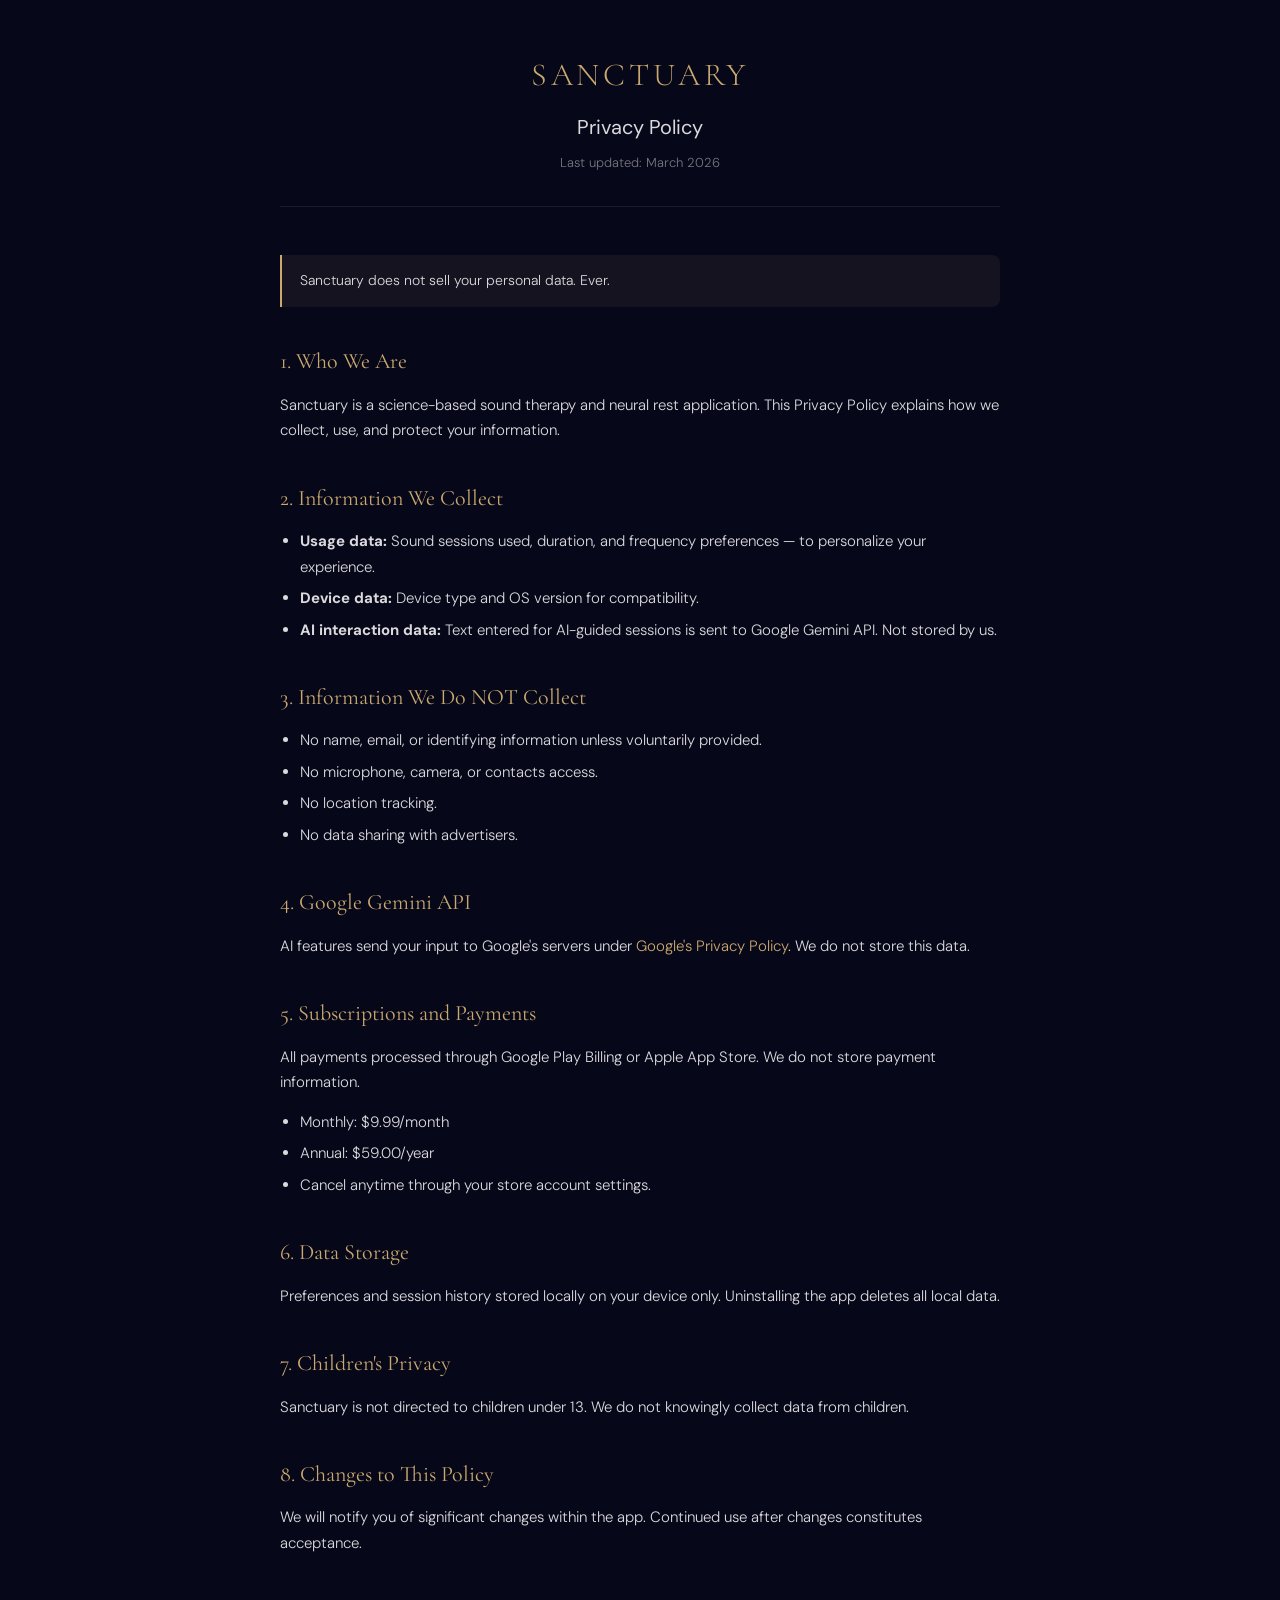
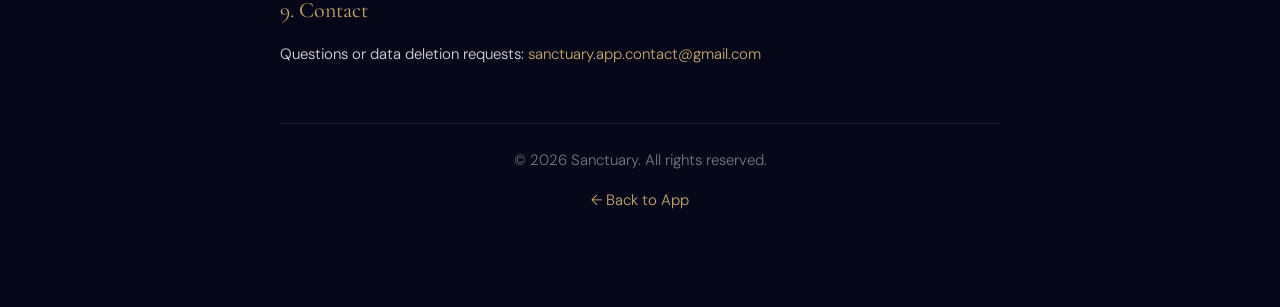
<file: privacy.html>
<!DOCTYPE html>
<html lang="en">
<head>
<meta charset="UTF-8">
<meta name="viewport" content="width=device-width, initial-scale=1.0">
<title>Privacy Policy — Sanctuary</title>
<style>
  @import url('https://fonts.googleapis.com/css2?family=Cormorant+Garamond:wght@300;400&family=DM+Sans:wght@300;400;500&display=swap');
  :root { --bg:#07071a; --gold:#c9a96e; --text:rgba(255,255,255,0.85); --text-dim:rgba(255,255,255,0.45); --border:rgba(255,255,255,0.08); }
  * { margin:0; padding:0; box-sizing:border-box; }
  body { background:var(--bg); color:var(--text); font-family:'DM Sans',sans-serif; font-weight:300; line-height:1.7; padding:48px 24px 80px; }
  .container { max-width:720px; margin:0 auto; }
  .header { text-align:center; margin-bottom:48px; padding-bottom:32px; border-bottom:1px solid var(--border); }
  .logo { font-family:'Cormorant Garamond',serif; font-size:32px; font-weight:300; letter-spacing:0.12em; color:var(--gold); margin-bottom:8px; }
  .header h1 { font-size:20px; font-weight:400; margin-bottom:8px; }
  .date { font-size:13px; color:var(--text-dim); }
  h2 { font-family:'Cormorant Garamond',serif; font-size:22px; font-weight:400; color:var(--gold); margin:36px 0 12px; }
  p { margin-bottom:14px; font-size:15px; }
  ul { margin:8px 0 16px 20px; font-size:15px; }
  ul li { margin-bottom:6px; }
  .highlight { background:rgba(201,169,110,0.08); border-left:2px solid var(--gold); padding:14px 18px; border-radius:0 8px 8px 0; margin:16px 0; font-size:14px; }
  a { color:var(--gold); text-decoration:none; }
  .footer { margin-top:56px; padding-top:24px; border-top:1px solid var(--border); text-align:center; font-size:13px; color:var(--text-dim); }
</style>
</head>
<body>
<div class="container">
  <div class="header">
    <div class="logo">SANCTUARY</div>
    <h1>Privacy Policy</h1>
    <div class="date">Last updated: March 2026</div>
  </div>

  <div class="highlight">Sanctuary does not sell your personal data. Ever.</div>

  <h2>1. Who We Are</h2>
  <p>Sanctuary is a science-based sound therapy and neural rest application. This Privacy Policy explains how we collect, use, and protect your information.</p>

  <h2>2. Information We Collect</h2>
  <ul>
    <li><strong>Usage data:</strong> Sound sessions used, duration, and frequency preferences — to personalize your experience.</li>
    <li><strong>Device data:</strong> Device type and OS version for compatibility.</li>
    <li><strong>AI interaction data:</strong> Text entered for AI-guided sessions is sent to Google Gemini API. Not stored by us.</li>
  </ul>

  <h2>3. Information We Do NOT Collect</h2>
  <ul>
    <li>No name, email, or identifying information unless voluntarily provided.</li>
    <li>No microphone, camera, or contacts access.</li>
    <li>No location tracking.</li>
    <li>No data sharing with advertisers.</li>
  </ul>

  <h2>4. Google Gemini API</h2>
  <p>AI features send your input to Google's servers under <a href="https://policies.google.com/privacy" target="_blank">Google's Privacy Policy</a>. We do not store this data.</p>

  <h2>5. Subscriptions and Payments</h2>
  <p>All payments processed through Google Play Billing or Apple App Store. We do not store payment information.</p>
  <ul>
    <li>Monthly: $9.99/month</li>
    <li>Annual: $59.00/year</li>
    <li>Cancel anytime through your store account settings.</li>
  </ul>

  <h2>6. Data Storage</h2>
  <p>Preferences and session history stored locally on your device only. Uninstalling the app deletes all local data.</p>

  <h2>7. Children's Privacy</h2>
  <p>Sanctuary is not directed to children under 13. We do not knowingly collect data from children.</p>

  <h2>8. Changes to This Policy</h2>
  <p>We will notify you of significant changes within the app. Continued use after changes constitutes acceptance.</p>

  <h2>9. Contact</h2>
  <p>Questions or data deletion requests: <a href="mailto:sanctuary.app.contact@gmail.com">sanctuary.app.contact@gmail.com</a></p>

  <div class="footer">
    <p>© 2026 Sanctuary. All rights reserved.</p>
    <p style="margin-top:8px"><a href="/index.html">← Back to App</a></p>
  </div>
</div>
</body>
</html>
</file>
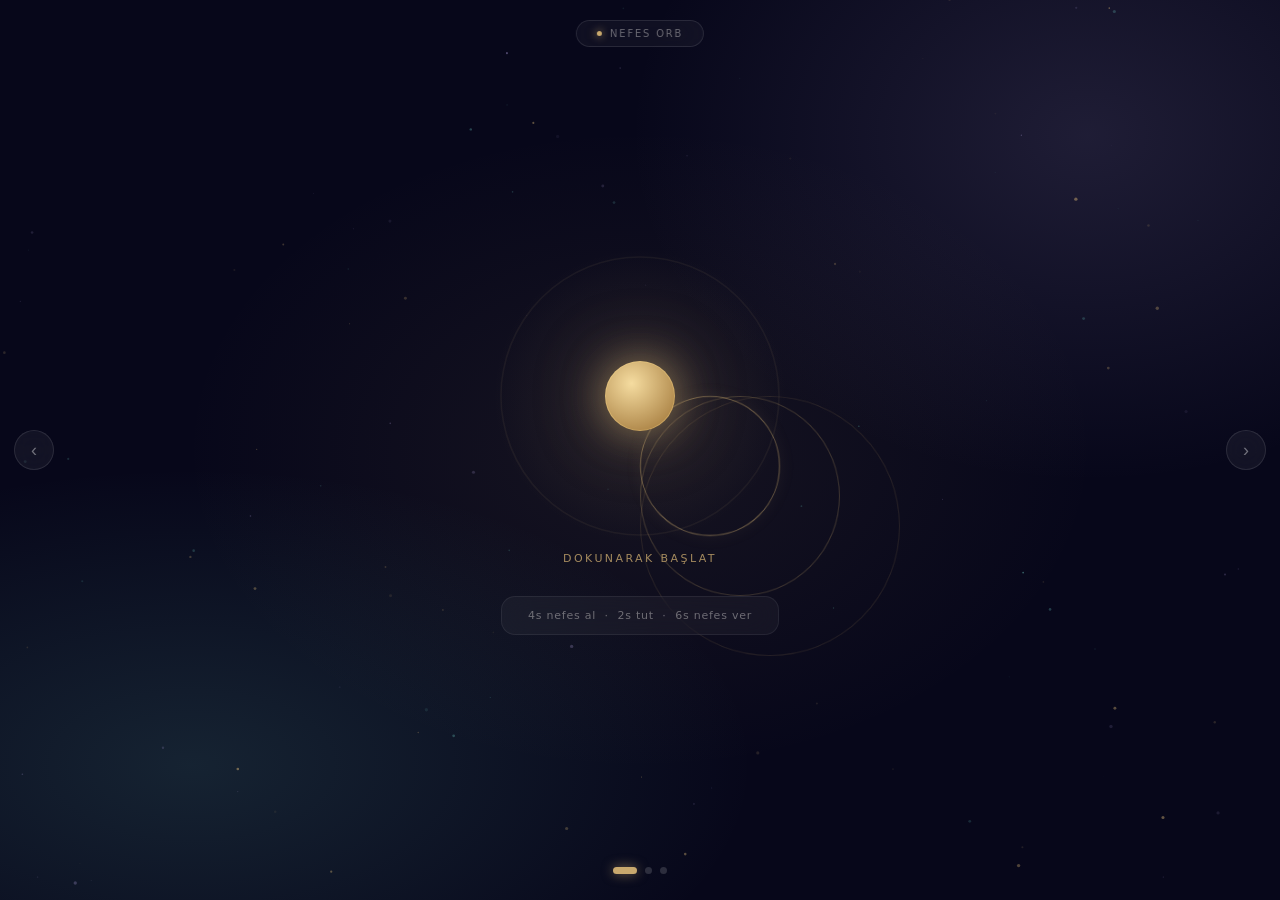
<file: sanctuary-effects.html>
<!DOCTYPE html>
<html lang="tr">
<head>
<meta charset="UTF-8">
<meta name="viewport" content="width=device-width, initial-scale=1.0">
<title>Sanctuary Effects</title>
<style>
:root{--gold:#c9a96e;--teal:#6ecdc4;--vio:#9b8ec4;--txt:#f0eee8;--dim:rgba(240,238,232,0.4)}
*,*::before,*::after{box-sizing:border-box;margin:0;padding:0}
html,body{width:100%;height:100%;overflow:hidden;background:#07071a;color:var(--txt);font-family:system-ui,sans-serif;-webkit-font-smoothing:antialiased;user-select:none}

body::before{content:'';position:fixed;inset:0;z-index:0;
  background:radial-gradient(ellipse 80% 60% at 15% 85%,rgba(110,205,196,.14) 0%,transparent 55%),
             radial-gradient(ellipse 65% 70% at 85% 15%,rgba(155,142,196,.16) 0%,transparent 55%),
             radial-gradient(ellipse 55% 55% at 50% 50%,rgba(201,169,110,.08) 0%,transparent 65%),
             #07071a;
  animation:msh 14s ease-in-out infinite alternate}
@keyframes msh{0%{opacity:1}50%{opacity:.8;filter:hue-rotate(12deg)}100%{opacity:1;filter:hue-rotate(-12deg)}}

#bgc{position:fixed;inset:0;z-index:1;pointer-events:none}
#flash{position:fixed;inset:0;z-index:800;background:#07071a;opacity:0;pointer-events:none;transition:opacity .15s}
#flash.on{opacity:.5}

.rpl{position:fixed;border-radius:50%;pointer-events:none;z-index:9000;
  transform:translate(-50%,-50%) scale(0);
  animation:rpl .9s cubic-bezier(.16,1,.3,1) forwards}
@keyframes rpl{to{transform:translate(-50%,-50%) scale(10);opacity:0}}

/* BADGE */
#badge{position:fixed;top:20px;left:50%;transform:translateX(-50%);z-index:500;
  display:flex;align-items:center;gap:8px;padding:7px 20px;border-radius:100px;
  background:rgba(255,255,255,.04);backdrop-filter:blur(16px);-webkit-backdrop-filter:blur(16px);
  border:1px solid rgba(255,255,255,.10);font-size:10px;letter-spacing:.18em;text-transform:uppercase;color:var(--dim)}
.bd{width:5px;height:5px;border-radius:50%;background:var(--gold);box-shadow:0 0 8px var(--gold);animation:bk 2s ease-in-out infinite}
@keyframes bk{0%,100%{opacity:1}50%{opacity:.2}}

/* ARROWS */
.arr{position:fixed;top:50%;transform:translateY(-50%);z-index:500;
  width:40px;height:40px;border-radius:50%;cursor:pointer;
  background:rgba(255,255,255,.05);backdrop-filter:blur(12px);-webkit-backdrop-filter:blur(12px);
  border:1px solid rgba(255,255,255,.10);color:rgba(255,255,255,.4);font-size:18px;
  display:flex;align-items:center;justify-content:center;transition:all .25s}
.arr:hover{background:rgba(201,169,110,.15);border-color:rgba(201,169,110,.4);color:var(--gold);box-shadow:0 0 20px rgba(201,169,110,.2)}
#prev{left:14px}#next{right:14px}

/* DOTS */
#dots{position:fixed;bottom:26px;left:50%;transform:translateX(-50%);z-index:500;display:flex;gap:8px}
.dot{width:7px;height:7px;border-radius:50%;border:none;cursor:pointer;background:rgba(255,255,255,.15);transition:all .35s cubic-bezier(.34,1.3,.64,1)}
.dot.on{width:24px;border-radius:4px;background:var(--gold);box-shadow:0 0 12px rgba(201,169,110,.6)}

/* SCREENS */
.scr{position:fixed;inset:0;z-index:10;display:flex;flex-direction:column;align-items:center;justify-content:center;gap:26px;padding:22px;
  transition:opacity .55s cubic-bezier(.16,1,.3,1),transform .55s cubic-bezier(.16,1,.3,1)}
.scr.off{opacity:0;transform:translateY(22px);pointer-events:none}
.scr.sl{opacity:0;transform:translateX(-60px);pointer-events:none}
.scr.sr{opacity:0;transform:translateX(60px);pointer-events:none}

/* ═══ ORB SCREEN ═══ */
.owrap{position:relative;width:260px;height:260px;display:flex;align-items:center;justify-content:center;cursor:pointer}
.halo{position:absolute;width:320px;height:320px;border-radius:50%;pointer-events:none;
  background:radial-gradient(circle,rgba(201,169,110,.12) 0%,transparent 65%);
  animation:hl 5s ease-in-out infinite}
@keyframes hl{0%,100%{transform:scale(1);opacity:.6}50%{transform:scale(1.22);opacity:1}}

.ring{position:absolute;top:50%;left:50%;border-radius:50%;border:1.5px solid;will-change:transform,opacity}
.r1{width:260px;height:260px;border-color:rgba(201,169,110,.14);animation:ri 5s ease-in-out infinite}
.r2{width:200px;height:200px;border-color:rgba(201,169,110,.26);animation:ri 5s ease-in-out infinite .22s}
.r3{width:140px;height:140px;border-color:rgba(201,169,110,.50);box-shadow:0 0 18px rgba(201,169,110,.07);animation:ri 5s ease-in-out infinite .44s}
@keyframes ri{0%,100%{transform:translate(-50%,-50%) scale(1);opacity:.5}50%{transform:translate(-50%,-50%) scale(1.1);opacity:.95}}

/* BREATH CLASSES — pure CSS, JS only adds/removes class */
.owrap.inhale .r1{animation:rin 4s ease-in-out forwards}
.owrap.inhale .r2{animation:rin 4s ease-in-out .1s forwards}
.owrap.inhale .r3{animation:rin 4s ease-in-out .2s forwards}
.owrap.exhale .r1{animation:rex 6s ease-in-out forwards}
.owrap.exhale .r2{animation:rex 6s ease-in-out .1s forwards}
.owrap.exhale .r3{animation:rex 6s ease-in-out .2s forwards}
.owrap.hold .r1,.owrap.hold .r2,.owrap.hold .r3{animation:none;transform:translate(-50%,-50%) scale(1.2);opacity:1}
@keyframes rin{from{transform:translate(-50%,-50%) scale(1);opacity:.5}to{transform:translate(-50%,-50%) scale(1.25);opacity:1}}
@keyframes rex{from{transform:translate(-50%,-50%) scale(1.25);opacity:1}to{transform:translate(-50%,-50%) scale(.80);opacity:.25}}

.core{position:relative;z-index:5;width:70px;height:70px;border-radius:50%;
  background:radial-gradient(circle at 38% 32%,#f5dca0,#9a6e30);
  box-shadow:0 0 0 1px rgba(255,220,140,.3) inset,0 0 40px rgba(201,169,110,.6),0 0 80px rgba(201,169,110,.25);
  animation:ci 5s ease-in-out infinite;will-change:transform}
@keyframes ci{0%,100%{transform:scale(1);box-shadow:0 0 40px rgba(201,169,110,.6),0 0 80px rgba(201,169,110,.25)}
  50%{transform:scale(1.12);box-shadow:0 0 65px rgba(201,169,110,.9),0 0 130px rgba(201,169,110,.4)}}
.owrap.inhale .core{animation:cin 4s ease-in-out forwards}
.owrap.exhale .core{animation:cex 6s ease-in-out forwards}
.owrap.hold .core{animation:none;transform:scale(1.15);box-shadow:0 0 70px rgba(201,169,110,.95),0 0 140px rgba(201,169,110,.5)}
@keyframes cin{from{transform:scale(1);box-shadow:0 0 40px rgba(201,169,110,.6),0 0 80px rgba(201,169,110,.25)}
  to{transform:scale(1.15);box-shadow:0 0 70px rgba(201,169,110,.95),0 0 140px rgba(201,169,110,.5)}}
@keyframes cex{from{transform:scale(1.15);box-shadow:0 0 70px rgba(201,169,110,.95),0 0 140px rgba(201,169,110,.5)}
  to{transform:scale(.88);box-shadow:0 0 18px rgba(201,169,110,.3),0 0 38px rgba(201,169,110,.1)}}

.arc-svg{position:absolute;top:50%;left:50%;transform:translate(-50%,-50%) rotate(-90deg);width:292px;height:292px;pointer-events:none;z-index:6}
.arc-t{fill:none;stroke:rgba(201,169,110,.07);stroke-width:1.5}
.arc-f{fill:none;stroke:rgba(201,169,110,.65);stroke-width:1.5;stroke-linecap:round}
.blab{font-size:11px;letter-spacing:.22em;text-transform:uppercase;color:var(--gold);opacity:.8;min-height:18px;text-align:center;transition:opacity .35s}
.orb-hint{padding:12px 26px;border-radius:14px;background:rgba(255,255,255,.04);backdrop-filter:blur(16px);-webkit-backdrop-filter:blur(16px);border:1px solid rgba(255,255,255,.07);font-size:11px;letter-spacing:.07em;color:var(--dim);text-align:center}

/* ═══ WAVE SCREEN ═══ */
.wtit{font-size:clamp(22px,5vw,38px);font-weight:300;font-style:italic;text-align:center;letter-spacing:-.02em;text-shadow:0 2px 40px rgba(201,169,110,.3)}
.wtit b{color:var(--gold);font-weight:300}
.wglass{padding:14px;background:rgba(255,255,255,.04);backdrop-filter:blur(20px);-webkit-backdrop-filter:blur(20px);border:1px solid rgba(255,255,255,.08);border-radius:18px}
#wcanvas{width:min(460px,84vw);height:100px;display:block;border-radius:8px}
.bars{display:flex;align-items:center;gap:3px;height:52px}
.bar{width:3px;border-radius:3px;height:52px;transform:scaleY(.08);transform-origin:center bottom;animation:bd var(--d,.5s) ease-in-out infinite alternate var(--dl,0s)}
@keyframes bd{from{transform:scaleY(var(--mn,.08));opacity:.5}to{transform:scaleY(var(--mx,.9));opacity:1}}
.frow{display:flex;align-items:center;gap:14px;font-size:10px;letter-spacing:.14em;text-transform:uppercase;color:var(--dim)}
.fval{font-size:26px;font-weight:300;color:var(--gold);min-width:68px;text-align:center}

/* ═══ PARTICLE SCREEN ═══ */
.ptit{font-size:clamp(20px,4.5vw,32px);font-weight:300;font-style:italic;text-align:center;line-height:1.3}
.ptit em{color:var(--gold)}
.pglass{padding:12px;background:rgba(255,255,255,.04);backdrop-filter:blur(20px);-webkit-backdrop-filter:blur(20px);border:1px solid rgba(255,255,255,.08);border-radius:18px}
#pcanvas{width:min(440px,84vw);height:220px;display:block;border-radius:8px;cursor:crosshair}
.psub{font-size:10px;letter-spacing:.14em;text-transform:uppercase;color:rgba(255,255,255,.28)}
</style>
</head>
<body>
<canvas id="bgc"></canvas>
<div id="flash"></div>
<div id="badge"><span class="bd"></span><span id="blbl">Nefes Orb</span></div>
<button class="arr" id="prev">‹</button>
<button class="arr" id="next">›</button>
<div id="dots">
  <button class="dot on" data-i="0"></button>
  <button class="dot" data-i="1"></button>
  <button class="dot" data-i="2"></button>
</div>

<div class="scr" id="s0">
  <div class="owrap" id="owrap">
    <svg class="arc-svg" viewBox="0 0 292 292">
      <circle class="arc-t" cx="146" cy="146" r="139"/>
      <circle class="arc-f" id="arcf" cx="146" cy="146" r="139"/>
    </svg>
    <div class="halo"></div>
    <div class="ring r1"></div>
    <div class="ring r2"></div>
    <div class="ring r3"></div>
    <div class="core"></div>
  </div>
  <div class="blab" id="blab">Dokunarak başlat</div>
  <div class="orb-hint">4s nefes al &nbsp;·&nbsp; 2s tut &nbsp;·&nbsp; 6s nefes ver</div>
</div>

<div class="scr off" id="s1">
  <div class="wtit">Ses <b>Frekansı</b></div>
  <div class="wglass"><canvas id="wcanvas"></canvas></div>
  <div class="bars" id="barsEl"></div>
  <div class="frow"><span>Hz</span><span class="fval" id="fval">432</span><span>Binaural</span></div>
</div>

<div class="scr off" id="s2">
  <div class="ptit">Kozmik<br><em>Parçacıklar</em></div>
  <div class="pglass"><canvas id="pcanvas"></canvas></div>
  <div class="psub">Fareyi hareket ettir · Tıkla patlasın</div>
</div>

<script>
!function(){"use strict";
/* RIPPLE */
document.addEventListener("mousedown",function(e){var d=document.createElement("div");d.className="rpl";var s=Math.max(innerWidth,innerHeight)*.75;d.style.cssText="width:"+s+"px;height:"+s+"px;left:"+e.clientX+"px;top:"+e.clientY+"px;background:radial-gradient(circle,rgba(201,169,110,.18) 0%,transparent 62%)";document.body.appendChild(d);d.addEventListener("animationend",function(){d.remove()},{once:!0})});

/* BG PARTICLES */
!function(){var cv=document.getElementById("bgc"),cx=cv.getContext("2d"),W,H,pts=[],C=["201,169,110","110,205,196","155,142,196"];function rs(){W=cv.width=innerWidth;H=cv.height=innerHeight}function BP(ini){var s=this;s.reset=function(){s.x=Math.random()*W;s.y=ini?Math.random()*H:H+4;s.vx=(Math.random()-.5)*.28;s.vy=-(Math.random()*.5+.12);s.r=Math.random()*1.4+.3;s.a=Math.random()*.45+.1;s.t=0;s.lt=Math.random()*400+200;s.c=C[Math.floor(Math.random()*3)];ini=!1};s.reset();s.step=function(){s.x+=s.vx+Math.sin(s.t*.013)*.18;s.y+=s.vy;s.t++;var p=s.t/s.lt;s.al=p<.1?p*10*s.a:p>.8?(1-p)*5*s.a:s.a;if(s.t>=s.lt||s.y<-8)s.reset()};s.draw=function(){cx.beginPath();cx.arc(s.x,s.y,s.r,0,Math.PI*2);cx.fillStyle="rgba("+s.c+","+Math.max(0,s.al)+")";cx.fill()}}function fr(){cx.clearRect(0,0,W,H);for(var i=0;i<pts.length;i++){pts[i].step();pts[i].draw()}requestAnimationFrame(fr)}window.addEventListener("resize",rs);rs();for(var i=0;i<110;i++)pts.push(new BP(!0));fr()}();

/* ORB */
!function(){var wrap=document.getElementById("owrap"),blab=document.getElementById("blab"),arc=document.getElementById("arcf"),CIRC=2*Math.PI*139,active=!1,tid=null,rid=null,t0=0,dur=4000;arc.setAttribute("stroke-dasharray",CIRC);arc.setAttribute("stroke-dashoffset",CIRC);var PH=[["Nefes Al…","inhale",4000],["Tut","hold",2000],["Nefes Ver…","exhale",6000],["Bekle","hold",1000]];function tick(){var p=Math.min(1,(performance.now()-t0)/dur);arc.setAttribute("stroke-dashoffset",CIRC*(1-p));if(p<1)rid=requestAnimationFrame(tick)}function phase(i){if(!active)return;var ph=PH[i];wrap.classList.remove("inhale","hold","exhale");wrap.classList.add(ph[1]);blab.style.opacity="0";setTimeout(function(){blab.textContent=ph[0];blab.style.opacity="1"},200);t0=performance.now();dur=ph[2];cancelAnimationFrame(rid);rid=requestAnimationFrame(tick);tid=setTimeout(function(){phase((i+1)%PH.length)},ph[2])}function start(){active=!0;phase(0)}function stop(){active=!1;clearTimeout(tid);cancelAnimationFrame(rid);wrap.classList.remove("inhale","hold","exhale");arc.setAttribute("stroke-dashoffset",CIRC);blab.style.opacity="1";blab.textContent="Dokunarak başlat"}wrap.addEventListener("click",function(){active?stop():start()})}();

/* WAVEFORM */
!function(){var wc=document.getElementById("wcanvas"),cx=wc.getContext("2d"),bEl=document.getElementById("barsEl"),fEl=document.getElementById("fval"),FR=[396,417,432,528,639,741,852],fi=2,cf=432,tf=432,ph=0;function sz(){wc.width=wc.offsetWidth||460;wc.height=wc.offsetHeight||100}sz();window.addEventListener("resize",sz);for(var i=0;i<38;i++){var b=document.createElement("div");b.className="bar";var mn=(0.05+Math.random()*.1).toFixed(2),mx=(0.5+Math.random()*.5).toFixed(2),d=(0.38+Math.random()*.45).toFixed(2),dl=(Math.random()*-.5).toFixed(2);b.style.setProperty("--mn",mn);b.style.setProperty("--mx",mx);b.style.setProperty("--d",d+"s");b.style.setProperty("--dl",dl+"s");var t=i/38;b.style.background="rgb("+Math.round(201*(1-t)+110*t)+","+Math.round(169*(1-t)+205*t)+","+Math.round(110*(1-t)+196*t)+")";bEl.appendChild(b)}setInterval(function(){fi=(fi+1)%FR.length;tf=FR[fi]},2800);function draw(){var W=wc.width,H=wc.height;cx.clearRect(0,0,W,H);cf+=(tf-cf)*.018;fEl.textContent=Math.round(cf);cx.strokeStyle="rgba(255,255,255,0.04)";cx.lineWidth=1;for(var y=12;y<H;y+=16){cx.beginPath();cx.moveTo(0,y);cx.lineTo(W,y);cx.stroke()}var g=cx.createLinearGradient(0,0,W,0);g.addColorStop(0,"rgba(201,169,110,0)");g.addColorStop(.15,"rgba(201,169,110,.9)");g.addColorStop(.5,"rgba(110,205,196,.9)");g.addColorStop(.85,"rgba(155,142,196,.9)");g.addColorStop(1,"rgba(155,142,196,0)");cx.strokeStyle=g;cx.lineWidth=2;cx.beginPath();for(var x=0;x<=W;x++){var p=x/W,f=cf/100,yw=H/2+Math.sin(p*Math.PI*2*f*.5+ph)*H*.22+Math.sin(p*Math.PI*2*f+ph*1.3)*H*.10+Math.sin(p*Math.PI*2*f*2+ph*.7)*H*.05;x===0?cx.moveTo(x,yw):cx.lineTo(x,yw)}cx.stroke();cx.strokeStyle="rgba(201,169,110,.08)";cx.lineWidth=1;cx.beginPath();for(var x2=0;x2<=W;x2++){var p2=x2/W,f2=cf/100,yw2=H/2+Math.sin(p2*Math.PI*2*f2*.5+ph-.7)*H*.28+Math.sin(p2*Math.PI*2*f2*1.5+ph*.9)*H*.08;x2===0?cx.moveTo(x2,yw2):cx.lineTo(x2,yw2)}cx.stroke();ph+=.032;requestAnimationFrame(draw)}draw()}();

/* PARTICLES */
!function(){var pc=document.getElementById("pcanvas"),cx=pc.getContext("2d"),PW,PH,mx=-999,my=-999,pts=[],C=["201,169,110","110,205,196","155,142,196","240,200,145"];function sz(){PW=pc.width=pc.offsetWidth||440;PH=pc.height=pc.offsetHeight||220}function Pt(bx,by){var bu=bx!==undefined,s=this;s.x=bu?bx:Math.random()*PW;s.y=bu?by:PH+4;s.vx=bu?(Math.random()-.5)*6:(Math.random()-.5)*.5;s.vy=bu?(Math.random()-.5)*6:-(Math.random()*.7+.2);s.r=Math.random()*(bu?3:2.2)+.5;s.a=Math.random()*.55+.2;s.t=0;s.lt=Math.random()*(bu?100:280)+80;s.c=C[Math.floor(Math.random()*4)];s.step=function(){var dx=s.x-mx,dy=s.y-my,d=Math.sqrt(dx*dx+dy*dy);if(d<78&&d>0){var f=(78-d)/78;s.vx+=dx/d*f*2;s.vy+=dy/d*f*2}s.vx*=.95;s.vy*=.95;s.x+=s.vx+Math.sin(s.t*.022)*.3;s.y+=s.vy;s.t++;var p=s.t/s.lt;s.al=p<.1?p*10*s.a:p>.75?(1-p)*4*s.a:s.a;return s.t<s.lt&&s.y>-5&&s.x>-5&&s.x<PW+5};s.draw=function(){cx.beginPath();cx.arc(s.x,s.y,s.r,0,Math.PI*2);cx.fillStyle="rgba("+s.c+","+Math.max(0,s.al)+")";cx.fill()}}function lnk(){for(var i=0;i<pts.length;i++)for(var j=i+1;j<pts.length;j++){var dx=pts[i].x-pts[j].x,dy=pts[i].y-pts[j].y,d=Math.sqrt(dx*dx+dy*dy);if(d<65){cx.beginPath();cx.moveTo(pts[i].x,pts[i].y);cx.lineTo(pts[j].x,pts[j].y);cx.strokeStyle="rgba(201,169,110,"+(1-d/65)*.10+")";cx.lineWidth=.5;cx.stroke()}}}function fr(){cx.clearRect(0,0,PW,PH);lnk();var a=[];for(var i=0;i<pts.length;i++)if(pts[i].step()){pts[i].draw();a.push(pts[i])}pts=a;while(pts.length<80)pts.push(new Pt());requestAnimationFrame(fr)}pc.addEventListener("mousemove",function(e){var r=pc.getBoundingClientRect();mx=e.clientX-r.left;my=e.clientY-r.top});pc.addEventListener("mouseleave",function(){mx=-999;my=-999});pc.addEventListener("touchmove",function(e){e.preventDefault();var r=pc.getBoundingClientRect();mx=e.touches[0].clientX-r.left;my=e.touches[0].clientY-r.top},{passive:!1});pc.addEventListener("click",function(e){var r=pc.getBoundingClientRect(),bx=e.clientX-r.left,by=e.clientY-r.top;for(var i=0;i<22;i++)pts.push(new Pt(bx,by))});window.addEventListener("resize",sz);sz();for(var i=0;i<80;i++)pts.push(new Pt());fr()}();

/* NAVIGATION */
!function(){var SC=[{el:document.getElementById("s0"),label:"Nefes Orb"},{el:document.getElementById("s1"),label:"Ses Dalgası"},{el:document.getElementById("s2"),label:"Parçacıklar"}],dots=document.querySelectorAll(".dot"),flash=document.getElementById("flash"),blbl=document.getElementById("blbl"),cur=0,busy=!1;function go(to,dir){if(busy||to===cur)return;busy=!0;flash.classList.add("on");setTimeout(function(){flash.classList.remove("on")},200);SC[cur].el.classList.add(dir>0?"sl":"sr");setTimeout(function(){SC[cur].el.classList.remove("sl","sr");SC[cur].el.classList.add("off")},160);setTimeout(function(){var n=SC[to];n.el.style.cssText="transition:none;opacity:0;transform:translateX("+(dir>0?55:-55)+"px)";n.el.classList.remove("off");requestAnimationFrame(function(){requestAnimationFrame(function(){n.el.style.cssText=""})});blbl.style.opacity="0";setTimeout(function(){blbl.textContent=n.label;blbl.style.transition="opacity .3s";blbl.style.opacity="1"},220);dots.forEach(function(d,i){d.classList.toggle("on",i===to)});cur=to;setTimeout(function(){busy=!1},600)},180)}document.getElementById("next").addEventListener("click",function(){go((cur+1)%3,1)});document.getElementById("prev").addEventListener("click",function(){go((cur-1+3)%3,-1)});dots.forEach(function(d){d.addEventListener("click",function(){var i=parseInt(d.dataset.i,10);go(i,i>cur?1:-1)})});document.addEventListener("keydown",function(e){if(e.key==="ArrowRight")go((cur+1)%3,1);if(e.key==="ArrowLeft")go((cur-1+3)%3,-1)});var tx=0;document.addEventListener("touchstart",function(e){tx=e.touches[0].clientX},{passive:!0});document.addEventListener("touchend",function(e){var dx=tx-e.changedTouches[0].clientX;if(Math.abs(dx)>45)go(dx>0?(cur+1)%3:(cur-1+3)%3,dx>0?1:-1)})}();
}();
</script>
</body>
</html>
</file>
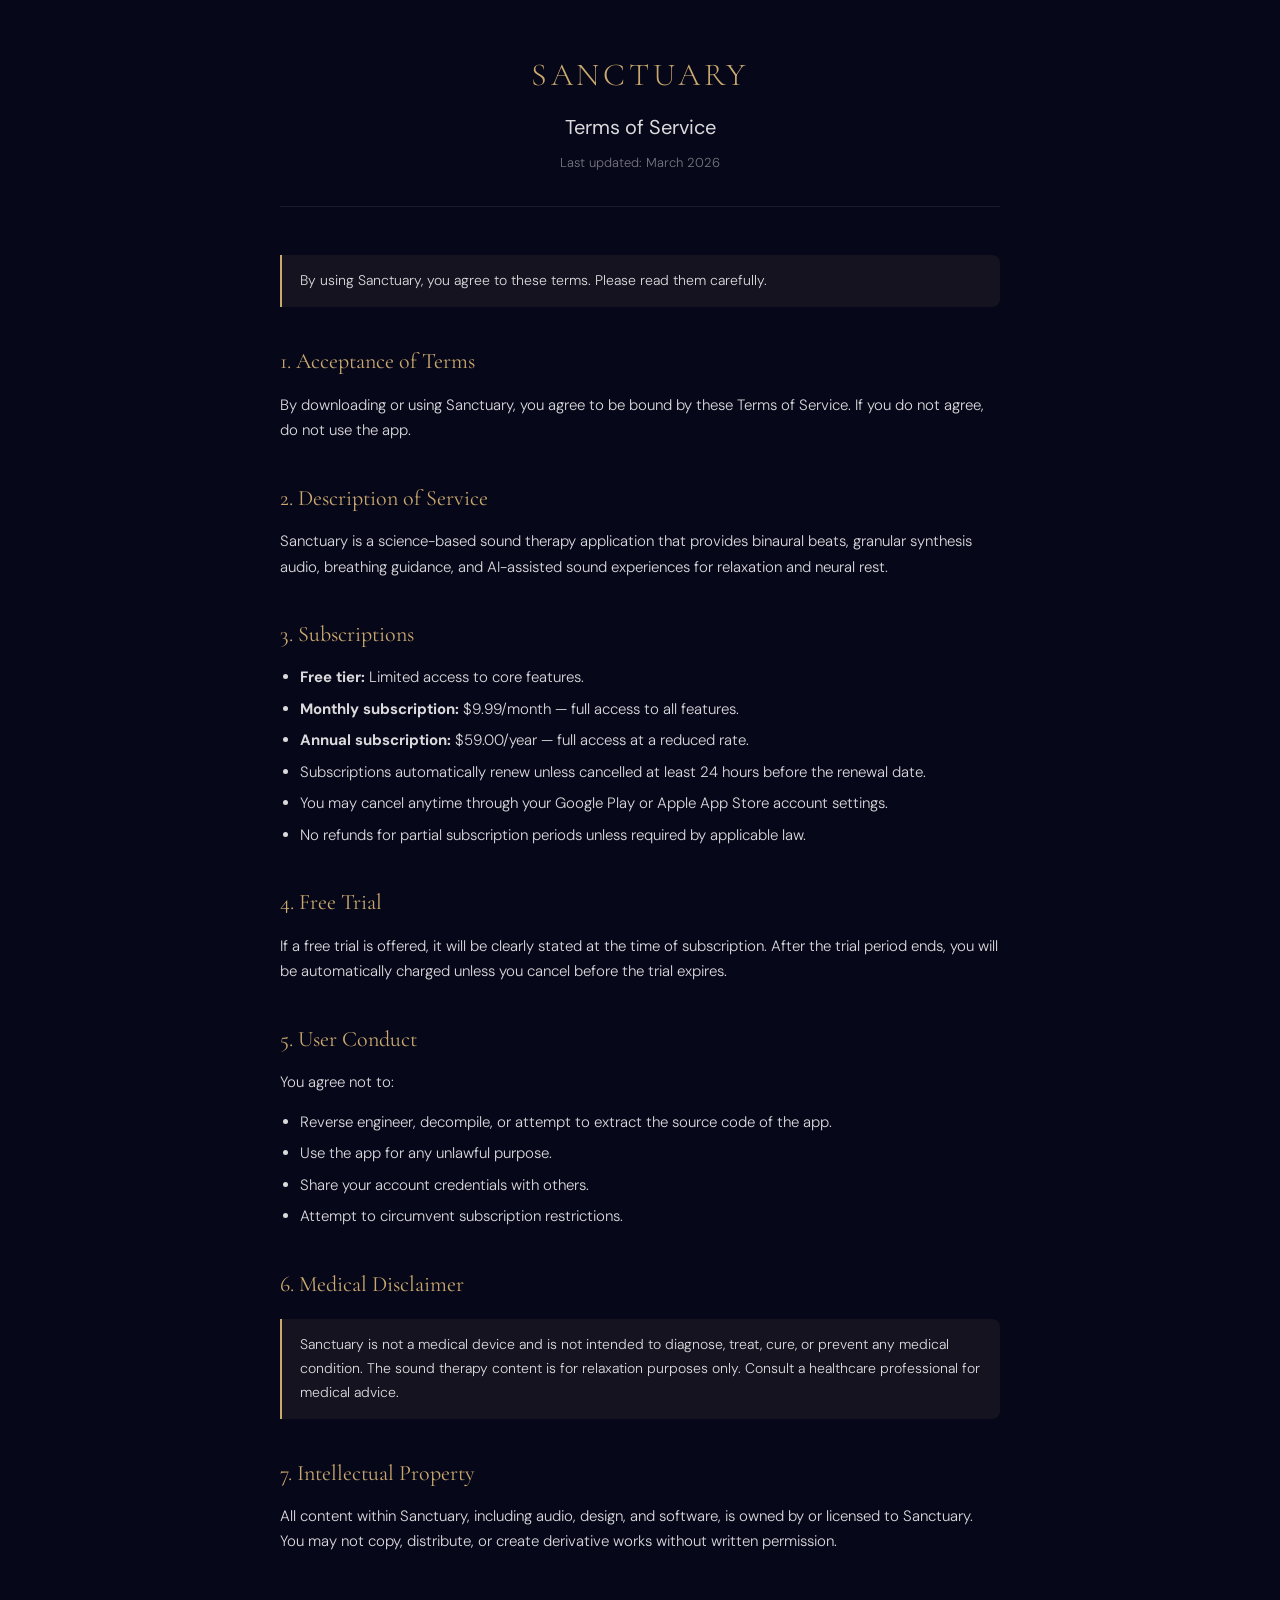
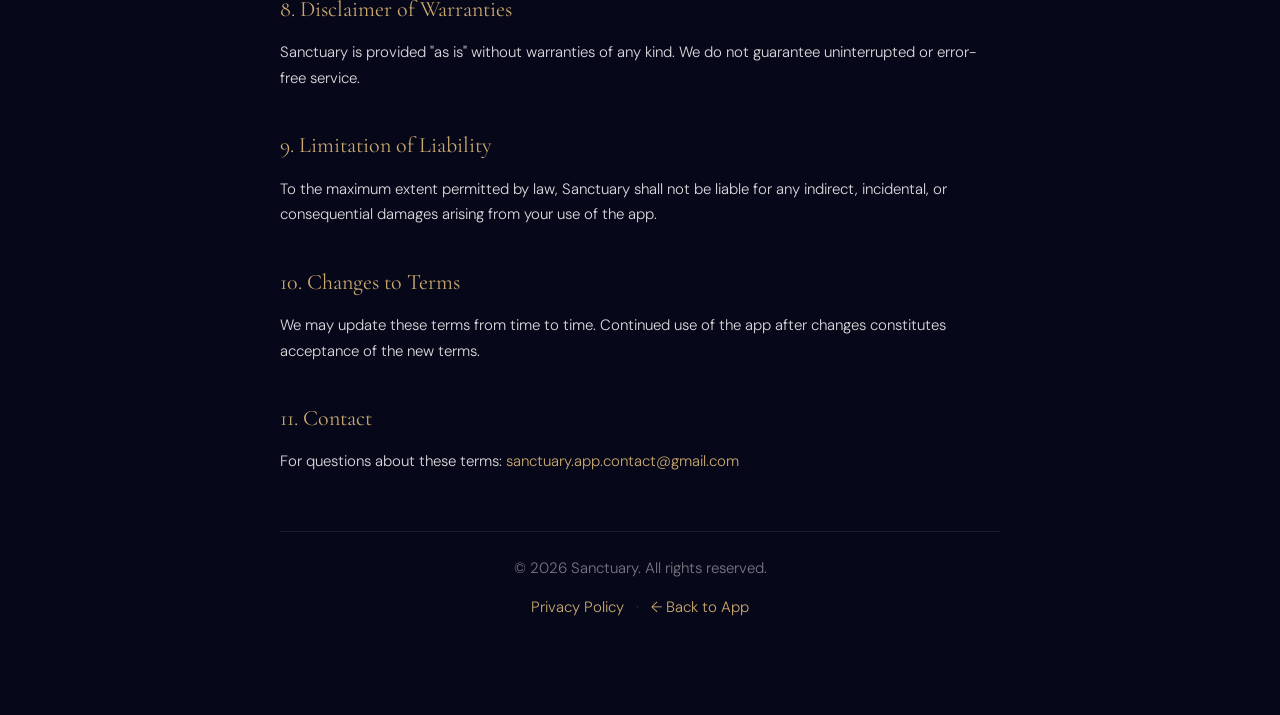
<file: terms.html>
<!DOCTYPE html>
<html lang="en">
<head>
<meta charset="UTF-8">
<meta name="viewport" content="width=device-width, initial-scale=1.0">
<title>Terms of Service — Sanctuary</title>
<style>
  @import url('https://fonts.googleapis.com/css2?family=Cormorant+Garamond:wght@300;400&family=DM+Sans:wght@300;400;500&display=swap');
  :root { --bg:#07071a; --gold:#c9a96e; --text:rgba(255,255,255,0.85); --text-dim:rgba(255,255,255,0.45); --border:rgba(255,255,255,0.08); }
  * { margin:0; padding:0; box-sizing:border-box; }
  body { background:var(--bg); color:var(--text); font-family:'DM Sans',sans-serif; font-weight:300; line-height:1.7; padding:48px 24px 80px; }
  .container { max-width:720px; margin:0 auto; }
  .header { text-align:center; margin-bottom:48px; padding-bottom:32px; border-bottom:1px solid var(--border); }
  .logo { font-family:'Cormorant Garamond',serif; font-size:32px; font-weight:300; letter-spacing:0.12em; color:var(--gold); margin-bottom:8px; }
  .header h1 { font-size:20px; font-weight:400; margin-bottom:8px; }
  .date { font-size:13px; color:var(--text-dim); }
  h2 { font-family:'Cormorant Garamond',serif; font-size:22px; font-weight:400; color:var(--gold); margin:36px 0 12px; }
  p { margin-bottom:14px; font-size:15px; }
  ul { margin:8px 0 16px 20px; font-size:15px; }
  ul li { margin-bottom:6px; }
  .highlight { background:rgba(201,169,110,0.08); border-left:2px solid var(--gold); padding:14px 18px; border-radius:0 8px 8px 0; margin:16px 0; font-size:14px; }
  a { color:var(--gold); text-decoration:none; }
  .footer { margin-top:56px; padding-top:24px; border-top:1px solid var(--border); text-align:center; font-size:13px; color:var(--text-dim); }
</style>
</head>
<body>
<div class="container">
  <div class="header">
    <div class="logo">SANCTUARY</div>
    <h1>Terms of Service</h1>
    <div class="date">Last updated: March 2026</div>
  </div>

  <div class="highlight">By using Sanctuary, you agree to these terms. Please read them carefully.</div>

  <h2>1. Acceptance of Terms</h2>
  <p>By downloading or using Sanctuary, you agree to be bound by these Terms of Service. If you do not agree, do not use the app.</p>

  <h2>2. Description of Service</h2>
  <p>Sanctuary is a science-based sound therapy application that provides binaural beats, granular synthesis audio, breathing guidance, and AI-assisted sound experiences for relaxation and neural rest.</p>

  <h2>3. Subscriptions</h2>
  <ul>
    <li><strong>Free tier:</strong> Limited access to core features.</li>
    <li><strong>Monthly subscription:</strong> $9.99/month — full access to all features.</li>
    <li><strong>Annual subscription:</strong> $59.00/year — full access at a reduced rate.</li>
    <li>Subscriptions automatically renew unless cancelled at least 24 hours before the renewal date.</li>
    <li>You may cancel anytime through your Google Play or Apple App Store account settings.</li>
    <li>No refunds for partial subscription periods unless required by applicable law.</li>
  </ul>

  <h2>4. Free Trial</h2>
  <p>If a free trial is offered, it will be clearly stated at the time of subscription. After the trial period ends, you will be automatically charged unless you cancel before the trial expires.</p>

  <h2>5. User Conduct</h2>
  <p>You agree not to:</p>
  <ul>
    <li>Reverse engineer, decompile, or attempt to extract the source code of the app.</li>
    <li>Use the app for any unlawful purpose.</li>
    <li>Share your account credentials with others.</li>
    <li>Attempt to circumvent subscription restrictions.</li>
  </ul>

  <h2>6. Medical Disclaimer</h2>
  <div class="highlight">Sanctuary is not a medical device and is not intended to diagnose, treat, cure, or prevent any medical condition. The sound therapy content is for relaxation purposes only. Consult a healthcare professional for medical advice.</div>

  <h2>7. Intellectual Property</h2>
  <p>All content within Sanctuary, including audio, design, and software, is owned by or licensed to Sanctuary. You may not copy, distribute, or create derivative works without written permission.</p>

  <h2>8. Disclaimer of Warranties</h2>
  <p>Sanctuary is provided "as is" without warranties of any kind. We do not guarantee uninterrupted or error-free service.</p>

  <h2>9. Limitation of Liability</h2>
  <p>To the maximum extent permitted by law, Sanctuary shall not be liable for any indirect, incidental, or consequential damages arising from your use of the app.</p>

  <h2>10. Changes to Terms</h2>
  <p>We may update these terms from time to time. Continued use of the app after changes constitutes acceptance of the new terms.</p>

  <h2>11. Contact</h2>
  <p>For questions about these terms: <a href="mailto:sanctuary.app.contact@gmail.com">sanctuary.app.contact@gmail.com</a></p>

  <div class="footer">
    <p>© 2026 Sanctuary. All rights reserved.</p>
    <p style="margin-top:8px">
      <a href="privacy.html" style="margin:0 8px;">Privacy Policy</a>
      <span style="color:rgba(255,255,255,0.2)">·</span>
      <a href="/index.html" style="margin:0 8px;">← Back to App</a>
    </p>
  </div>
</div>
</body>
</html>
</file>
